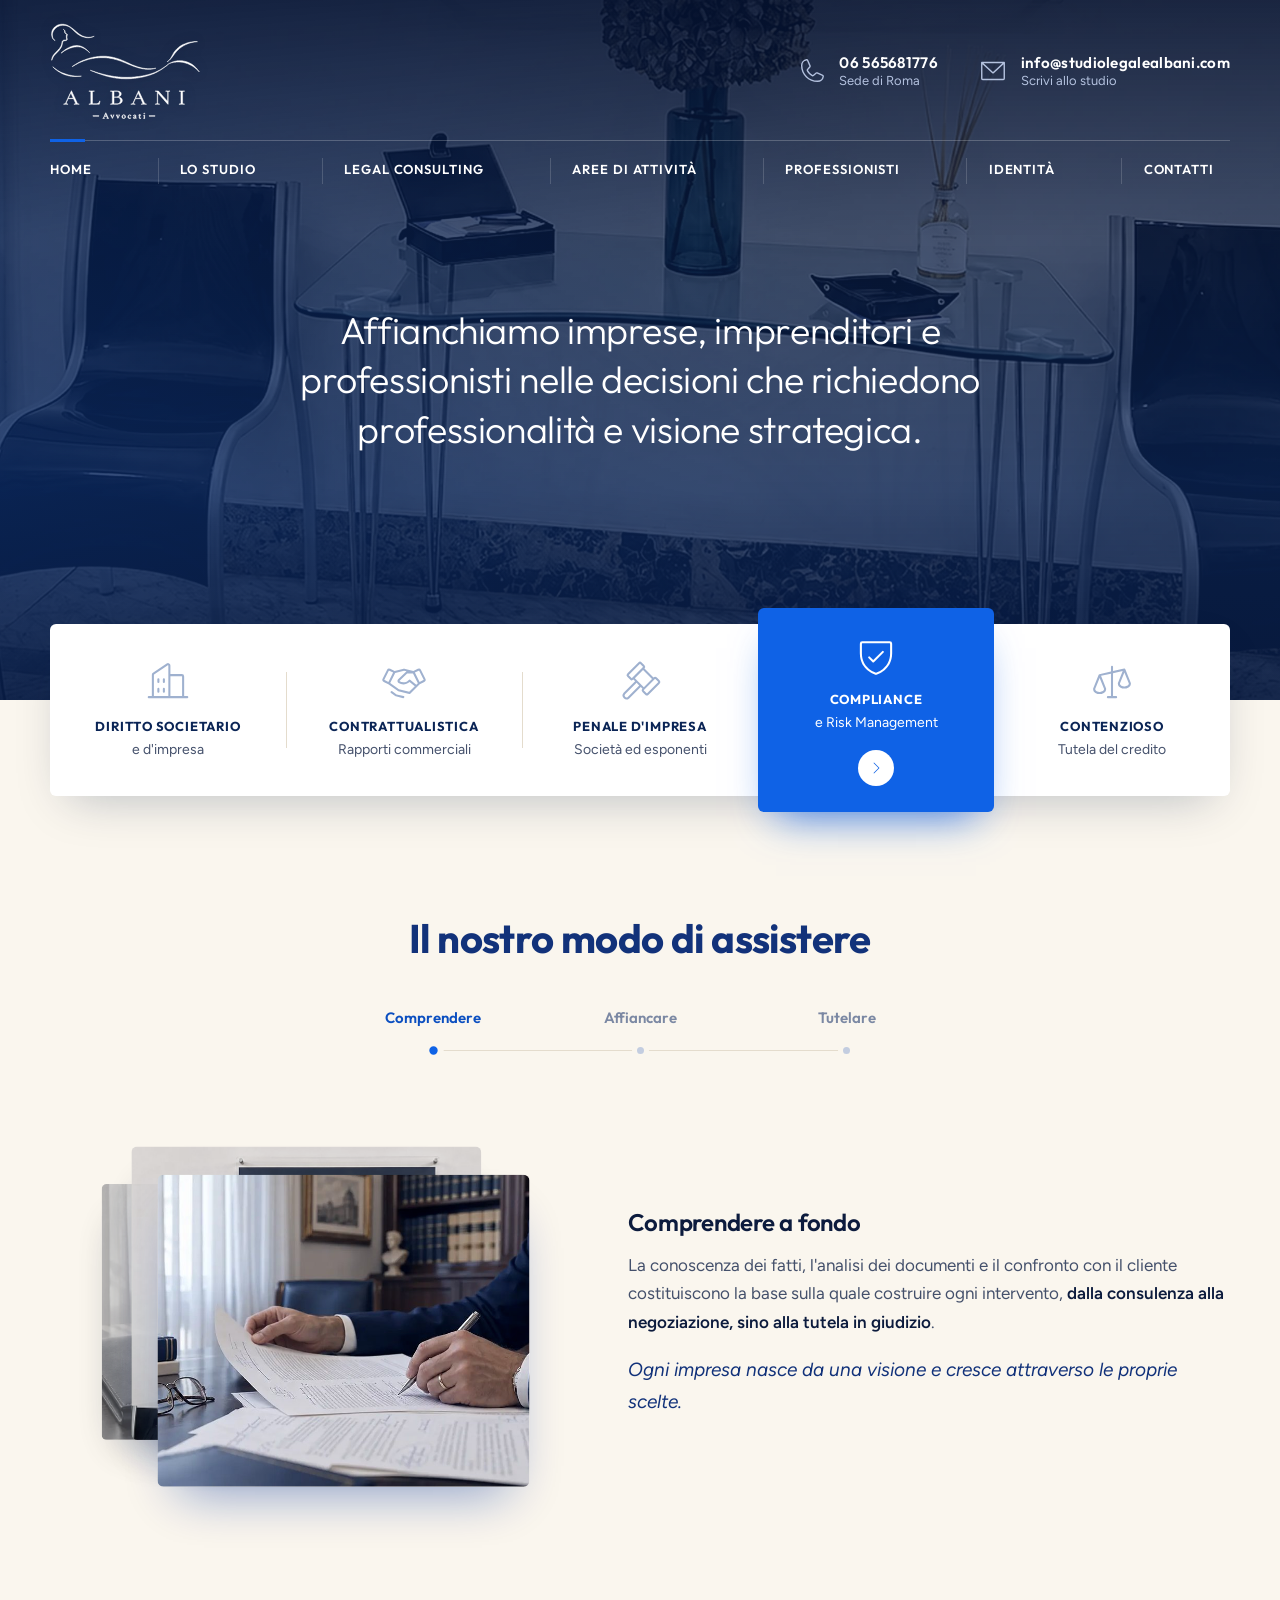
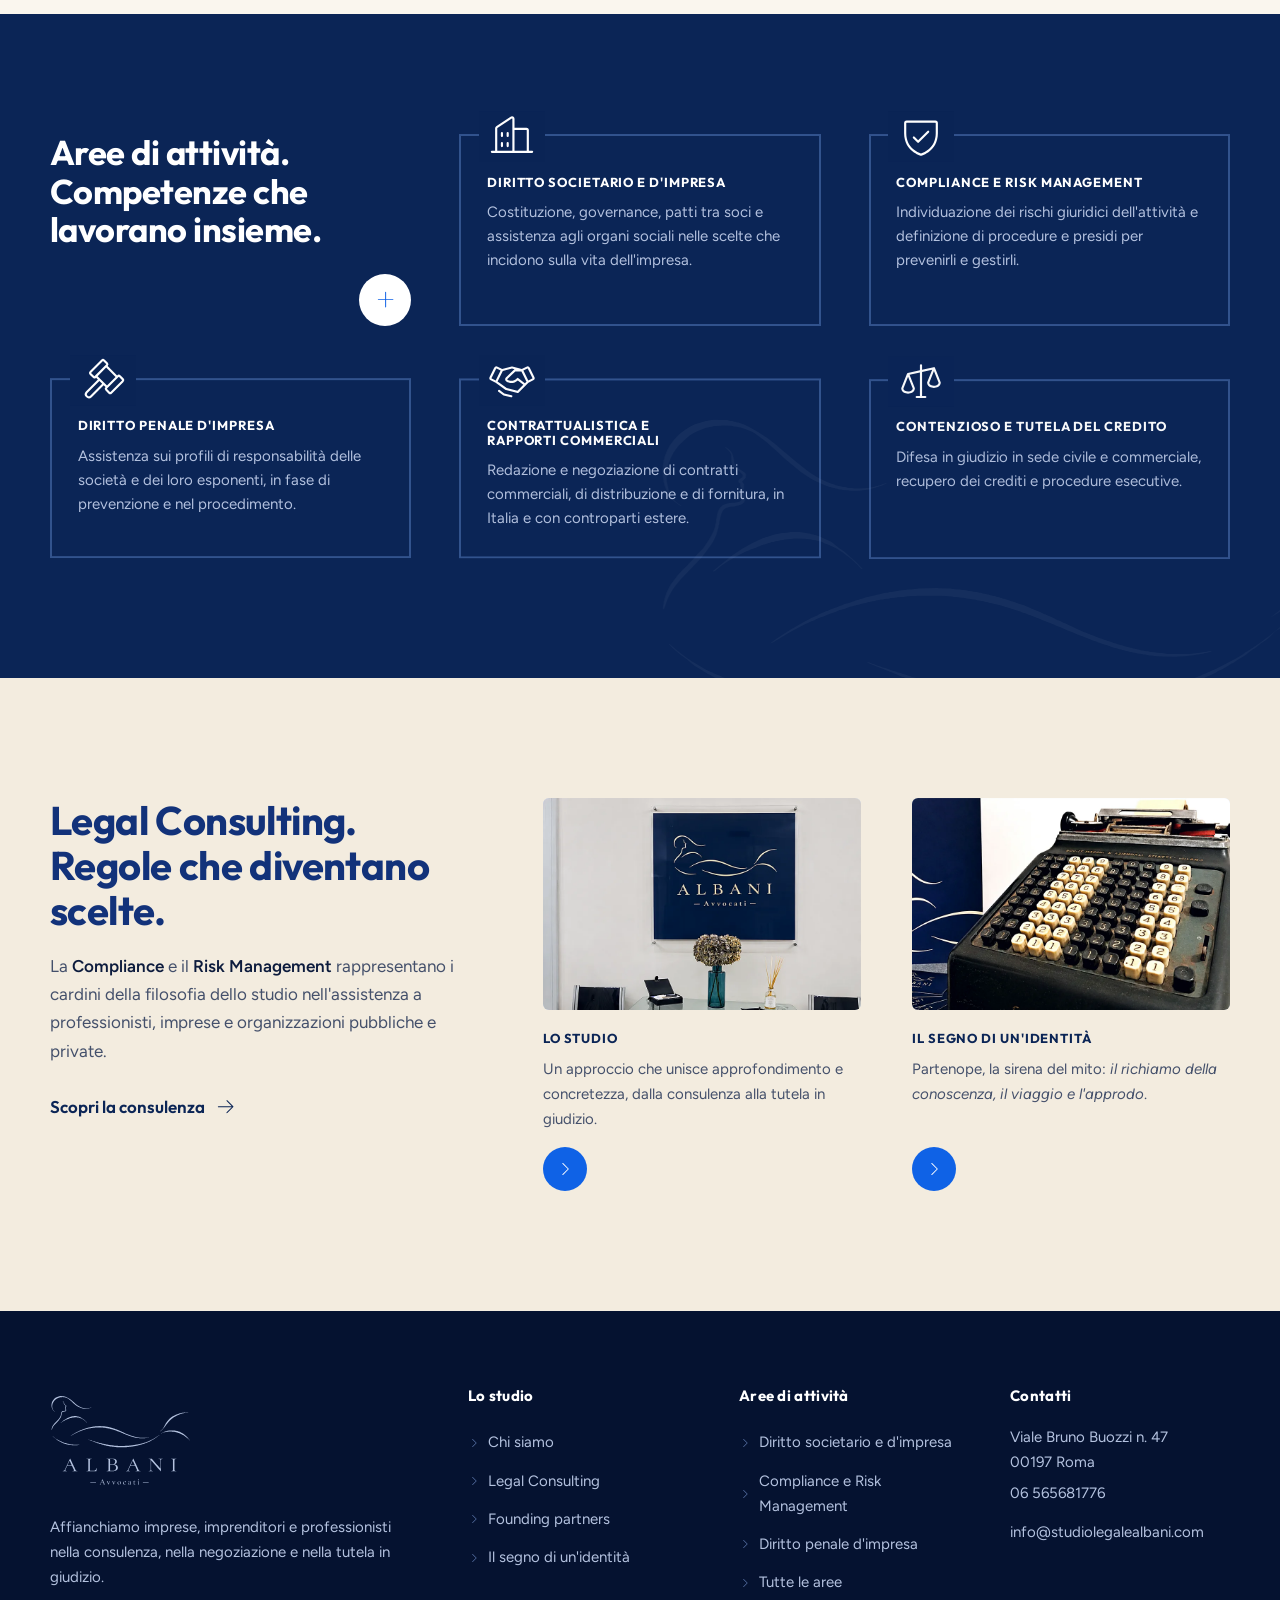
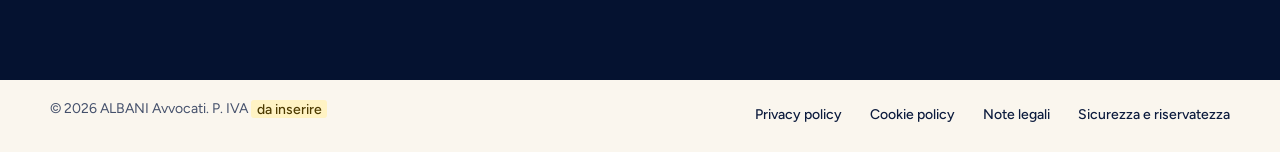
<file: index.html>
<!DOCTYPE html>
<html lang="it" data-home>
<head>
<meta charset="utf-8">
<meta name="viewport" content="width=device-width, initial-scale=1">
<title>ALBANI Avvocati | Studio legale a Roma</title>
<meta name="description" content="Studio legale per imprese, imprenditori e professionisti: diritto societario e d&#x27;impresa, compliance e modelli 231, contrattualistica, contenzioso. Sede a Roma, in Viale Bruno Buozzi.">
<link rel="canonical" href="https://www.studiolegalealbani.com/">
<meta name="theme-color" content="#081b42">
<meta name="format-detection" content="telephone=no">
<meta name="referrer" content="strict-origin-when-cross-origin">
<meta property="og:type" content="website">
<meta property="og:locale" content="it_IT">
<meta property="og:site_name" content="ALBANI Avvocati">
<meta property="og:title" content="ALBANI Avvocati | Studio legale a Roma">
<meta property="og:description" content="Studio legale per imprese, imprenditori e professionisti: diritto societario e d&#x27;impresa, compliance e modelli 231, contrattualistica, contenzioso. Sede a Roma, in Viale Bruno Buozzi.">
<meta property="og:url" content="https://www.studiolegalealbani.com/">
<meta property="og:image" content="https://www.studiolegalealbani.com/assets/img/og-albani.jpg">
<meta name="twitter:card" content="summary_large_image">
<link rel="icon" href="favicon.svg" type="image/svg+xml">
<link rel="manifest" href="site.webmanifest">
<link rel="preload" href="assets/fonts/outfit-latin-wght-normal.woff2" as="font" type="font/woff2" crossorigin>
<link rel="preload" href="assets/fonts/figtree-latin-wght-normal.woff2" as="font" type="font/woff2" crossorigin>
<link rel="stylesheet" href="assets/css/site.css">
<script src="assets/js/boot.js"></script>
<script type="application/ld+json">{"@context": "https://schema.org", "@type": "LegalService", "name": "ALBANI Avvocati", "url": "https://www.studiolegalealbani.com/", "image": "https://www.studiolegalealbani.com/assets/img/og-albani.jpg", "email": "info@studiolegalealbani.com", "telephone": "+3906565681776", "address": {"@type": "PostalAddress", "streetAddress": "Viale Bruno Buozzi 47", "postalCode": "00197", "addressLocality": "Roma", "addressCountry": "IT"}, "areaServed": "IT", "knowsAbout": ["Diritto societario e d'impresa", "Operazioni straordinarie", "Contrattualistica e rapporti commerciali", "Proprietà intellettuale e industriale", "Appalti e concessioni pubbliche", "Diritto del lavoro", "Compliance e Risk Management", "Modelli organizzativi e responsabilità degli enti <i lang=\"la\">ex</i> D.Lgs. 231/2001", "Diritto penale d'impresa", "Privacy e protezione dei dati personali", "Diritto civile e immobiliare", "Locazioni e condominio", "Contenzioso e tutela del credito", "Negoziazione, mediazione e arbitrato"], "founder": [{"@type": "Person", "name": "Francesco Albani", "jobTitle": "Avvocato"}, {"@type": "Person", "name": "Tanja Poli", "jobTitle": "Avvocato"}]}</script>
</head>
<body>
<svg class="sr" aria-hidden="true" focusable="false"><defs><symbol id="logo" viewBox="317 205 923 600"><path d="M327 271.25L327 275L326.75 275.25L327 285.25L327.75 287.75L328 291.25L328.75 293.25L329 295.25L332 302.75L335 307.75L337.5 311L340.25 313.75L347.25 318.75L348.75 319L348 318L344.5 315.75L341 312.75L337.25 308.25L335.75 305.5L334.75 302.25L334 301L331.75 291L331.25 283.5L331.5 283.25L331.75 278.25L332.75 274.25L332.75 273L334 268.75L334.75 267.5L336 263.75L339.75 256.5L345 249.25L351.25 243L358.25 237L362.5 234.25L367 232L377.25 228L379.75 227.75L381.5 227L384.25 226.75L386.75 226L395 225.5L395.25 225.25L407 225.75L409.75 226.5L413.25 226.75L415.25 227.5L417.75 227.75L419.5 228.5L421.25 228.75L430.75 232.75L434.25 234.75L446.75 244L458.25 254L469.5 264.75L487.5 279.5L500.25 287.75L507.5 291.5L509.25 292L512.5 293.75L513.75 294L514.75 294.75L515.5 294.75L520.75 296.75L521.75 296.75L523.25 297.5L526.25 298L528 298.75L530.25 299L532 299.75L533.75 299.75L538.5 300.75L542 300.75L545 301.25L555 301.25L567 299.75L568.5 299L571 298.75L572.5 298L574.5 297.75L576 297L578.25 296.5L578.75 296L580.75 295.75L581.75 295L583.25 294.75L584 294L585.5 293.75L586.25 293L587.5 292.5L587.25 292L586.5 292L585.5 292.75L583.75 293L579.75 294.75L577.75 295L576.5 295.75L574.25 296L572.25 296.75L565 298L554.75 298.5L554.5 298.75L549.75 298.5L547.25 298L543.25 298L538.75 297L536.75 297L533.5 296L531.25 295.75L529.75 295L527.75 294.75L526.5 294L522.25 292.75L515.5 290L508.75 286.75L500.5 281.75L494.75 277.75L478.75 265L474.5 261L464.25 252.75L458.75 247.75L448.5 240L437.75 233L428 227.25L421 224L420.25 224L415 222L413.25 221.75L411.75 221L410.5 221L407.5 220L404.5 219.75L401.75 219L385.5 218.75L377.25 220L364.25 224L359.5 226.25L353 230.25L346.75 235L343.75 237.75L339.75 242.25L335 248.75L332 254.5L329 261.75L328.75 264L328 265.5L327.75 269ZM399.75 250L399.25 250.5L404 255L406 258L406.5 260L407 269L408 271.75L410.25 274.75L416 279L420 283L419.75 285.25L416 288L415 289.5L415 291.25L417 293.25L417 295.5L418 297.75L417.75 299L416.25 301L416 303.5L417.75 305.5L418.5 307.5L418.75 309L418.5 311.75L416.75 313.75L414 314.75L409.75 315.25L406.25 315.25L400.5 316.25L396.5 318.25L393.75 320.75L392.25 323L391 325.75L390.75 327.5L390 329.25L389.75 332.5L389 335L388.75 338.75L388 340.75L387.75 343L386 348L383.75 352.75L380.75 358L374 368.25L366.75 375.5L362.75 380.25L357.25 385.75L356 387.5L350 393.25L344.5 399.25L336 410.5L331.75 418.75L329 426.5L329 427.75L328 430.5L328 432.5L327 437.5L327.25 439.5L327.75 439.5L328.75 438L333 426.25L337 418.75L339.75 414.5L345.25 407.25L348.75 403.25L372.25 379L383.5 363.75L386.75 358.25L389.75 351.25L390 349.5L390.5 348.75L391 346L391.75 344.25L392 341.75L392.75 340L392.75 337.5L393.75 334.25L394 331.75L394.5 331L394.75 329.25L396.75 324.5L399 322.25L401.25 321L403 320.75L404.75 320L410.75 319.5L412.75 318.75L415 318.5L419 317L421.5 315L422.75 312L422.75 308.5L420.75 302L420.75 300.25L421.5 298.75L421.25 297L421.5 293.75L419.5 290.75L419.5 290.25L423.5 286.25L423.75 282L422.25 280L414.75 275L411.5 271.75L410 268.25L409.75 264.75L407.75 257.75L405.75 255L403.5 252.75ZM334 479L334 479.5L338 483.75L347.5 492L354.5 497L363.75 504.75L374 511L374.75 511.75L375.75 512L380 514.75L381 515L389.75 520L396 522.75L397.25 523L402.75 525.75L403.5 525.75L408 527.75L408.75 527.75L417 530.75L418 530.75L420.25 531.75L421.5 531.75L423.25 532.5L425.25 532.75L427.5 533.75L429 533.75L431 534.5L433.75 534.75L436.5 535.75L438.5 535.75L441.75 536.75L445.75 537L449.5 537.75L456.25 538L460.5 538.75L489.75 538.75L490 538.5L495.75 538.5L498.75 538L506.5 537.75L509 536.75L509 536.5L482.75 536.75L476 536L471.5 536L465.75 535L460.5 534.75L458 534L454 533.75L446.75 532L444.75 532L441.5 531L438.25 530.75L437.25 530.25L435 530L432.25 529L430.25 528.75L428.5 528L426.5 527.75L425 527L422.75 526.75L422 526.25L418 525L416 524.75L414.5 524L413.5 524L396 517.75L395 517L386.5 513.75L385.5 513L382.75 512L376.25 508.75L361.5 500L353.5 494.75L343.25 486.75L334.75 479.25ZM559 391.75L551.75 384L538 372L531.5 367.5L523.25 361L510.75 355L505.5 353L503.75 352.75L502.25 352L500 351.75L498.25 351L496.25 351L492 350L485.25 349.25L476 349.25L471 350L465.75 350.25L456.75 352L448 355L447.25 355L445.25 356L443.75 356.25L431.25 362L418.75 369L406.75 377L386 394L385.25 395.5L387.25 394.75L395.75 388L403.25 383L415.5 376L424.25 371.75L427.75 370.5L428.25 370L435.25 367.5L438.25 366L439.75 365.75L441.5 364.75L442.25 364.75L444.5 363.75L445.5 363.75L450 362L452 361.75L453.5 361L455.75 360.75L457.75 360L460.5 359.75L464 358.75L467.25 358.5L468.5 358L473 357.75L480.25 356.75L492.75 357L495.75 357.75L498.25 357.75L503 358.75L504.5 358.75L512.5 361L515.25 362.5L519 363.75L528.5 368.25L535.75 372.75L546.5 381L553.25 387.25L557.25 391.75L558.25 392.5L559 392.5ZM452 478.5L452.25 479L453.25 478.75L454 478L455 477.75L474.25 466L493.25 456L494.5 455.75L500 453L503.75 451.75L505.25 450.75L511.5 448L513 447.75L522 444L523.75 443.75L525.5 442.75L526.25 442.75L532.75 440L534.75 439.75L535.5 439.25L538 438.75L545.5 436L548.25 435.5L549 435L551 434.75L553.75 433.75L555 433.75L557.75 432.75L559 432.75L560.75 432L563.25 431.75L566 430.75L567.5 430.75L569.5 430L573.5 429.5L575.5 428.75L577.25 428.75L581 427.75L583.25 427.75L586.75 426.75L589.25 426.75L592.5 426L597 425.75L600.5 425L607 424.75L611.75 424L619.75 423.75L623.5 423.25L649.25 423.25L649.5 423.5L657.5 423.75L657.75 424L663.5 424.25L665.5 424.75L670.75 425L674 425.75L676.75 425.75L681.75 426.75L684 426.75L687.5 427.75L690 427.75L692.25 428.5L699.75 429.75L702.75 430.75L704.25 430.75L707 431.75L708.5 431.75L710.5 432.5L720.5 434.75L726.5 436.75L727.5 436.75L729.5 437.75L730.5 437.75L732.75 438.75L733.75 438.75L735.25 439.5L743.5 442L744.75 442.75L748.5 443.75L753 445.75L754.5 446L761 448.75L764.5 449.75L768.75 451.75L781.75 456.75L785.75 458.75L786.5 458.75L788.25 459.75L789.5 460L797.75 463.75L804 466L809.75 468.75L810.5 468.75L812.25 469.75L815.75 470.75L817.5 471.75L821 472.75L822.75 473.75L824 474L827.75 475.75L832 477L833.25 477.75L834.75 478L836 478.75L840.75 480L841.5 480.5L843 480.75L851.5 483.75L856 484.75L857.5 485.5L860.25 486L862 486.75L863.25 486.75L865.75 487.75L868.25 488L870.25 488.75L871.75 488.75L874.75 489.75L876.5 489.75L879 490.5L882.25 490.75L886.25 491.75L888.25 491.75L893 492.75L895.25 492.75L901.25 493.75L925 494.25L925.25 494L934.75 493.75L940.5 492.75L945 492.5L948 491.75L950.25 491.75L952.25 491L955.5 490.75L957.5 490L960.5 489.75L962 489L964.25 488.75L965.25 488.25L965.25 488L961.25 488L960 488.5L954.5 489L951.5 489.75L939 491L914 491L907.25 490L902 489.75L899 489L894 488.75L891.5 488L889 488L885.5 487L883.75 487L880.5 486L879.25 486L876.5 485L874 484.75L872.25 484L871 484L868 483L866 482.75L861 481L860 481L857.5 480L855.75 479.75L854.25 479L852.25 478.75L848 477L843.75 475.75L842.5 475L838.75 474L837 473L836.25 473L830 470.75L828.75 470L827.25 469.75L826 469L824.5 468.75L823.25 468L822.5 468L818.5 466L817.25 465.75L808.75 462L803 459L799.5 457.75L794.25 455L793.5 455L788 452.25L786.25 451.75L779 448L773.25 445.75L772.25 445L771 444.75L765.25 442L764 441.75L763 441L761.5 440.75L761 440.25L759.75 440L758 439L756.75 438.75L753.25 437L746.25 434.25L741 432.75L739.75 432L738.25 431.75L737 431L735.25 430.75L734 430L732.25 429.75L728 428L726.25 427.75L724.75 427L722.75 426.75L721.25 426L719.25 425.75L718.5 425.25L715.75 424.75L714 424L707.75 422.75L706 422L704.5 422L701.5 421L699 420.75L697.25 420L695.5 420L692 419L688.5 418.75L686.25 418L682.75 417.75L680 417L675.5 416.75L672.5 416L666.25 415.75L661.5 415L647.25 414.75L647 414.5L624.75 415L615.75 416L612 416L608.25 416.75L602.5 417.25L594.75 418.75L591 419L588.5 419.75L585.5 420L578 422L575.5 422.25L574.5 422.75L571 423.25L570.25 423.75L563.5 425.25L558.5 427L557.25 427L555 428L554 428L552.5 428.75L551 429L549.75 429.75L548 430L543.5 431.75L538.5 433L534.75 434.75L533.25 435L528.75 437L528 437L526.75 437.75L522.5 439L518.25 441L517.5 441L508.75 445L507.25 446L501.75 448.25L501.25 448.75L500 449L497.25 450.75L492 453.25L475.25 463L459.5 473ZM1230.75 510.25L1229.75 508.25L1224.75 501.5L1212.75 487L1205.75 480L1196.75 472L1184 462.75L1173.75 457L1168.5 454.75L1165.5 453L1158.25 450L1156.5 449.75L1155.25 449L1153.5 448.75L1148.75 447L1147.5 447L1144.5 446L1142 445.75L1140 445L1137 444.75L1135 444L1131.25 443.75L1128.25 443L1118.75 442.5L1118.5 442.25L1103.5 442.25L1103.25 442.5L1094.75 443L1091.5 443.75L1088 444L1084.75 445L1083.25 445L1080.25 446L1079 446L1077 446.75L1075 447L1073.5 447.75L1068.5 449L1067.25 449.75L1063.5 451L1054.25 455.75L1050.75 457L1044.75 460L1030.5 471.75L1029.75 472L1021 478.75L1007.5 487.75L1003.75 489.75L1002.25 491L993 496.75L969.5 508.75L963.5 511.25L963 511.75L961.75 512L960.75 512.75L959.5 513L958.5 513.75L957.25 514L955.5 515L954.75 515L953.75 515.75L952.5 516L946.25 518.75L944.75 519L940.25 520.75L938.5 521L936.5 522L931.75 523L922.5 526L916.75 527.25L916 527.75L913.75 528L911 529L909.5 529L902.5 531L901 531L897.75 532L895.25 532.25L894.5 532.75L891.5 533L888.5 534L887 534L883.25 535L881.5 535L878 536L875.75 536L873 536.75L867 537.25L865.75 537.75L862.25 538L859.25 538.75L854.75 539L842.75 540.75L837.25 541L831.5 542L826.75 542L817.25 543L811.75 543L811.5 543.25L801.75 543.5L801.5 543.75L791.75 543.75L791.5 544L768.75 543.75L768.5 543.5L762.25 543.5L757.5 543L751.5 543L743.75 542L736.25 541.75L734.5 541.25L727.25 540.75L724.25 540L721.75 540L716.75 539L712.25 538.75L709.25 538L705 537.75L703 537L701.25 537L697.5 536L694 535.75L691.75 535L688 534.75L686 534L683 533.75L681.25 533L679.5 533L676.75 532.5L675.75 532L672.5 531.75L670.5 531L663 529.75L661.25 529L655.75 528L653 527L651.75 527L648.5 526L641.75 524.75L641 524.25L634.75 522.75L633.25 522L631.25 521.75L629.75 521L628.75 521L626 520L624.75 520L622.25 519L616.75 517.75L616 517.25L613.5 516.75L609 515L607.25 514.75L602.75 513L600.75 512.75L597 511.25L594.5 510.75L585 507.25L582.75 506.75L579.25 505.25L576.25 504.5L573 503L571.25 502.75L567.5 501L565.25 500.75L564.5 500L564 500.25L564.25 500.75L565.25 501L565.5 501.5L569.5 503L570.5 503.75L574.5 505L575.5 505.75L576.75 506L580.5 507.75L582 508L588.25 510.75L589 510.75L590.75 511.75L592.25 512L605.75 517.75L606.5 517.75L611.25 519.75L615.75 521L617 521.75L617.75 521.75L619.75 522.75L624 524L627.25 525.5L629.75 526L631.25 526.75L632.25 526.75L638 528.75L639 528.75L643.5 530.5L646 531L647.25 531.75L652.75 533.25L653.5 533.75L654.5 533.75L660.75 535.75L665.5 536.75L667.75 537.75L669 537.75L670.75 538.5L674 539L674.75 539.5L677.75 540L679.5 540.75L682 541L683.5 541.75L685.25 541.75L687.25 542.5L690 542.75L693.25 543.75L695 543.75L698.75 544.75L702 545L704 545.75L706 545.75L710 546.75L713.75 547L716.5 547.75L720.75 548L723.75 548.75L726.25 548.75L731.5 549.75L735 549.75L739 550.5L745.5 550.75L753.75 551.75L761 551.75L761.25 552L768.25 552L768.5 552.25L775.25 552.25L775.5 552.5L793 552.5L793.25 552.25L799.5 552.25L799.75 552L813.75 551.75L822.5 550.75L827.5 550.75L831.25 550L836 549.75L842 548.75L846.5 548.5L849.75 547.75L852 547.75L856.25 546.75L858.25 546.75L861 546L864.25 545.75L866.5 545L870 544.75L872 544L875.25 543.75L878.5 542.75L880.5 542.75L884.25 541.75L885.75 541.75L887.5 541L889.75 540.75L893 539.75L894.25 539.75L896.75 538.75L898.25 538.75L899.75 538L902.75 537.5L904.5 536.75L906.75 536.5L907.5 536L909.5 535.75L912.25 534.75L913.5 534.75L916.25 533.75L917.25 533.75L918 533.25L923.5 531.75L925.75 530.75L926.75 530.75L928 530L929.75 529.75L934 528L935.5 527.75L936.75 527L938.25 526.75L942.5 524.75L943.25 524.75L944.5 524L948.25 522.75L954.5 519.75L955.25 519.75L962.75 516L964 515.75L970.5 512.5L972.75 511L977.75 508.75L980.5 507L981.5 506.75L982.25 506L983.25 505.75L989 502L990 501.75L995.75 497.75L1004.5 492.5L1011.75 486.75L1016.5 483.75L1022.5 479L1027.75 475.5L1031 473L1039.5 464.75L1045.25 461.25L1049.75 459L1051 458.75L1052 458L1057.75 455.75L1058.75 455.75L1061.25 454.75L1063 454.75L1066.25 453.75L1068 453.75L1069.75 453L1072 452.75L1074 452L1077.5 451.75L1082.5 450.75L1086 450.75L1091 450L1103.75 449.75L1104 450L1111 450L1113.75 450.5L1122.75 451L1125.5 451.75L1128 451.75L1131.75 452.75L1133.5 452.75L1135.25 453.5L1137.75 453.75L1140.5 454.75L1141.75 454.75L1143.5 455.5L1146.25 456L1147 456.5L1150 457L1154.5 458.75L1156.25 459L1156.75 459.5L1160.75 460.75L1161.75 461.5L1163.5 462L1164.5 462.75L1165.75 463L1166.75 463.75L1172.25 466L1180.25 470L1188.5 474.75L1194.75 478.75L1203 484.75L1220 499L1230.5 510.5ZM1219.75 325.25L1217 324.75L1208.75 324.75L1208.5 325L1201.25 325L1194.25 326L1191 326L1187.5 326.75L1181.75 327.25L1180.75 327.75L1177.75 328L1175.5 328.75L1172.75 329L1169.5 330L1168.25 330L1166.25 330.75L1164.25 331L1148 336.25L1141.75 339L1141 339L1139.25 340L1138.5 340L1137.5 340.75L1135.5 341.25L1125.5 346.25L1115.25 352.25L1110.75 355.25L1102.25 362L1096.5 367L1088 375.75L1081 384.25L1074.25 393.75L1071 399.25L1068.75 404.25L1064 412.25L1063.5 413.75L1054 429.5L1046.5 438.5L1041.25 443L1036 447L1035.25 447.25L1034.75 448L1034 448.25L1034 448.75L1043.5 442.75L1049.25 438L1051.75 435.5L1064.75 420.25L1078.75 401L1084.75 393.5L1092.5 384.5L1098.75 378L1109.5 367.75L1124.5 356.75L1133.75 351L1145.25 345L1161 338L1162.5 337.75L1164.5 336.75L1165.5 336.75L1166.75 336L1168.5 335.75L1179 332L1181.25 331.75L1184.25 330.75L1185.5 330.75L1187 330L1189.75 329.75L1192.5 328.75L1195.5 328.5L1197.75 327.75L1201.5 327.5L1202.5 327L1207 326.75L1211.25 326L1218.5 325.75L1219.75 325.5ZM448.5 626L447.5 626.5L446 630.25L442 637.75L440.75 641L440 642L439.75 643.25L436 650.5L435.75 651.75L435 652.75L433 657.75L432 659.25L431.75 660.5L431 661.5L423 679.25L422 680.75L419.75 686.25L419 687.25L418.75 688.5L418 689.5L413 701.25L410.5 704L407.5 705.75L404.5 706.25L403.5 706.75L400.5 707L400.25 707.25L400.5 708.5L427 708.5L427.25 708.25L427.25 707.25L426.75 707L423 706.75L420.25 706L418.5 705L417 703L416.75 700.75L418 697L418.75 696L419 694.75L419.75 693.75L419.75 693L422.75 687L423.75 684.25L424.75 682.75L428 675L429 674.25L460 674.25L460.5 674.5L462 676.5L462 677.25L463 678.75L463 679.5L467 687.25L470 694.5L472.75 699.75L473.5 702.25L473 704.25L471.5 705.75L467.75 706.75L464 707L463.25 707.75L463.5 708.25L464 708.5L493.5 708.5L493.75 708.75L495 708.75L495.75 708.25L495.5 707L492 706.75L488 705.5L486.75 704.75L484.25 701.75L482 697.25L481.75 696L481 695L480.75 693.75L478 688.75L475.75 683.25L471 674L470.75 672.75L467.75 666L465 661.25L462.75 656.25L462.5 655L462 654.5L461.75 653.25L456.75 643.75L454.75 638.75L450.75 631L449 626.5ZM444.25 640L445 640.25L445.75 641.75L446 643L449 648.75L451 653.75L451.75 654.75L452 656L455.75 663.25L456 664.5L459 670.75L459 671.75L458.25 672.25L457.5 672L430.25 672L429.75 671.25L435 660L435.75 657.75L436.75 656.25L437 655L438.75 652L439 650.75L439.75 649.75L441.75 644.75ZM555 627.5L555.25 628.75L561 629L564.5 630.25L565.75 631.25L567 634.25L567 702L565.75 704.25L564 705.5L560 706.75L555.25 707L555 708.25L555.25 708.5L618.75 708.5L619.75 707L620.75 700.25L621.75 697.25L622 694.75L622.75 693L623.25 689L623 688L621.75 688.25L618.75 695L615.75 699.25L611 703L607 704.75L602.5 705.75L599.75 705.75L599.5 706L584.5 706.25L584.25 706L580 706L577.75 704L577 701.5L577 635.25L578 632.25L580 630.25L584.5 628.75L588.25 628.75L588.75 628.5L589 627.75L588.25 627L584.75 627L584.5 627.25L581.25 627.25L581 627L558.25 627.25L555.75 627ZM687 627.25L686.5 627.75L686.75 628.75L692.75 629L695.75 630L697.5 631.75L698.5 634.75L698.75 636.75L698.5 638L698.75 639.75L698.5 641.75L698.5 700.5L698 703.25L696.25 705.25L693.5 706.25L689.25 707L687 707L686.5 708L687 708.5L729.5 708.5L729.75 708.25L732.5 708.25L736.5 707.75L743.25 705.75L747.75 703.75L752.5 700.75L755.75 697.5L758.75 691.75L759 689.75L759.75 687.75L759.75 682.5L759 680.75L758.75 678.75L755.5 673.25L751.75 670L745.75 667L738 665L735.5 665L735 664.5L735.75 663.5L739 662.75L745.25 659.5L749 656.25L751.75 652L752.75 648.5L752.75 641.5L752 640.25L751.5 638.25L749.5 635.25L747.5 633.25L744.25 631L740.25 629.25L735.25 628L733.25 628L729 627.25ZM709.25 666L725 665.75L732.75 666.75L735 667.75L735.75 667.75L740.25 670L744 673.5L745.75 676L747 679L747 680L748 682.75L748 688L747 691.25L747 692.25L746 694.75L744.25 697.75L742.25 700L738.75 702.75L736.5 704L729.75 706L724.5 706L724.25 706.25L712.5 706L710.5 705.25L709.25 704L708.75 703L708.75 666.5ZM709.25 629L713 629L713.25 628.75L727.25 629L730.5 629.75L733 630.75L735.25 632L737.75 634.25L740 637.5L741 639.75L742 643.5L742 647.25L741 650.5L740.75 652.75L740 654L739.75 655.25L738.25 657.5L736 659.75L734.25 661L729 663L727.5 663L725.25 663.75L709.25 663.75L708.75 663.25L708.5 662.5L708.75 660L708.75 629.5ZM812 707.25L812 708.25L812.75 708.75L813 708.5L837 708.5L838.25 708.75L839 707.75L838.5 707L834.25 706.75L831.5 706L830.25 705.25L828.75 703.25L828.75 700.25L830.75 695L832.75 691.25L833 690L834.75 687.25L836 684L836.75 683L838.75 677.5L839.75 676L839.75 675.25L840.5 674.5L871.75 674.25L873 675.25L875 679.5L875 680.25L876 681.75L879 689L880 690.5L880 691.25L881 692.75L884.75 701.25L884.75 703.25L883.25 705.25L882.25 706L879.25 706.75L875.25 707L875 707.25L875.25 708.5L906.25 708.5L907 708.75L907.75 708.25L907.5 707L903.75 706.75L899.75 705.5L898.5 704.75L896 702L888.75 687L887.75 684.25L886.75 682.75L883.75 675.5L881 670.25L875.75 658.25L873.75 654.75L869.75 645.5L866.75 640L864.75 635.5L864.75 634.75L860.5 626.25L859.25 626.5L854 638.25L850 646.25L847 653.5L844 659L843.75 660.25L843 661.25L841.75 664.75L839 670.25L838.75 671.5L833 683L831 688.25L825 701.25L822.25 704.25L821 705L816.75 706.5ZM856 639.75L856.5 639.75L857.25 640.5L859.25 645.25L860 646.25L860 647L861 648.5L861 649.25L862.75 652.25L863 653.5L866.75 661L867 662.25L867.75 663.25L868 664.5L871 670.75L871 671.5L870.5 672L842.25 672L841.75 671.5L841.75 670.75L842.75 669.5ZM1051.75 627.5L1051.25 627L1048.75 627L1048.5 627.25L1025.75 627L1025 627.5L1025 628.25L1025.5 628.75L1031 629L1034 630.25L1036.25 632.5L1037 634L1037.5 636.25L1037.5 659.25L1037.75 659.5L1037.5 690.25L1036.75 690.5L1034.75 688.75L1019.75 671.5L1010 661L981 627.75L980.25 627.25L961.25 627.25L961 627.5L961.25 628.75L965.5 629L969.5 630.25L972 632.5L973.75 635L973.75 698L972.75 702L970.25 705L968.5 706L965.25 706.75L961.25 707L961 707.25L961.25 708.5L986.75 708.5L987.5 708.75L988.5 708.25L988.5 707.25L988 707L983.5 706.75L980.75 706L979 705L977 702.5L976.25 698L976.5 641.25L976.25 640.5L976.5 639.75L977.5 639.25L1008.75 675L1011.75 678L1015 682.25L1038 708L1039 709L1039.75 709.25L1040.5 708.5L1040.5 685L1040.25 684.75L1040.5 635.75L1040.75 634.25L1041.75 632L1044 630L1047.75 628.75L1051.25 628.75L1051.75 628.25ZM1107.5 627L1107 627.5L1107.25 628.75L1112.5 629L1116 630.25L1117.75 632L1119 636.25L1119 639L1118.75 639.25L1119 699.25L1118.5 702.5L1117.75 704L1116.5 705.25L1115.25 706L1112.25 706.75L1107.25 707L1107 708.25L1107.5 708.75L1108.5 708.5L1140.5 708.5L1140.75 708.25L1140.5 707L1135 706.75L1131.75 705.5L1130 704L1128.75 700.75L1128.75 640.5L1129 640.25L1128.75 635.75L1129 633.75L1129.75 632.25L1131.5 630.5L1132.75 629.75L1137 628.75L1140.5 628.75L1141 628.25L1141 627.5L1140.5 627L1135 627L1134.75 627.25L1121.5 627.25L1121.25 627L1108.75 627.25ZM579.5 779.25L579.5 781L580.5 781.75L581.25 781.5L583.5 781.75L593.25 781.75L593.5 781.5L615.75 781.75L616.5 781.5L617 780.5L617 779.5L616.25 778.75L580.25 778.75ZM659.5 761L658.5 761L658 761.5L658 762.25L654.75 768.75L651.75 776.5L651 777.5L649.75 781L648 784.25L645 791.5L642.75 793.75L640.75 794.5L640.25 795L640.5 795.5L648.75 795.5L649 795.75L651 795.5L650.5 794.5L648.25 794L647 792.75L646.75 791.5L648 788L649.75 784.5L650 783.25L651.5 781.75L652.5 782L663.5 782L667.75 791.5L667.75 793.25L667 794L664.75 794.75L665 795.5L671.25 795.5L671.5 795.25L676.25 795.5L676.5 794.75L674.5 793.75L673 791.75L670.75 786.5L670 785.5L667.75 779.75L667 778.75L666.75 777.5L666 776.5L665.75 775.25L665 774.25L664.75 773L661 765L660.75 763.75L660 762.75ZM657.25 768L658 768.75L660 774.25L662.75 779.75L662.25 780.75L652.25 780.75L651.75 780.25L651.75 779.25L652.75 777.75L653 776.5L655.75 770.75L656.5 768.5ZM687.5 774L687.25 774.75L688.5 775.25L689.75 777L695 788.75L696 790.25L696 791L696.75 792L697 793.25L698 795.25L698.75 795.5L699.75 794.5L702 788.75L703 787.25L707 777L708.25 775.5L709.75 774.75L710 774.25L709.75 774L704.25 774L704 773.75L702.5 774L702.5 774.75L703.75 775L704.75 775.75L705.25 777.5L703 784L701.75 786.25L701 788.5L700.25 789L698 785.25L697.75 784L696 781L694.25 776.5L694.25 775.75L695 775L696.75 774.75L697 774.25L695.75 773.75L695.5 774ZM744.25 774L743.25 773.75L736.75 774L736.75 774.75L738.25 775L739 775.5L739.5 776.25L739.5 777.75L737.75 782.75L737 783.75L736.75 785.25L734.75 788.75L733.75 788.25L732.75 785.5L731 782.5L730.75 781.25L728.75 777.25L728.75 775.5L729.75 774.75L731 774.75L731.25 774.25L731 774L721.5 774L721.5 774.75L723 775.25L724 776.25L725 778.5L725 779.25L728.75 786.75L729 788L729.75 789L730 790.25L732.25 795.25L733.75 795L736 789.25L738.75 783.75L739 782.5L740.75 778.75L741 777.25L743 775L744.5 774.5ZM765.25 773.75L762.5 775L759 778.25L757 782.75L757 787L758 789.25L758 790L759 791.75L762.5 794.75L765.25 795.75L767.75 796L771 795.75L774.5 794.25L777.5 791.5L778.75 789.25L779.5 786.75L779.5 782.5L778.75 780.75L778.75 779.75L777.75 778L774.75 775.25L772.25 774L769.75 773.5ZM766.25 774.75L768.75 774.75L771.25 776L772.5 777.25L773.75 779.25L774.75 782.5L775 788L773.75 791.75L771.75 793.75L770.25 794.5L767.75 794.5L766 793.75L763.5 791L762 787L761.75 785.5L762 779L762.75 777.25L765.25 775ZM803.25 773.75L800 775L796 778.25L794 781.75L793.75 787.5L794 789L795 791.25L797.25 793.75L798.75 794.75L801.5 795.75L806.5 795.75L811.25 793.75L812.75 792.25L812.5 791.75L811.75 791.75L809.25 793L805.25 793.25L803.75 793L801.25 791.5L800 790.25L798.75 787.75L798.25 785.25L798.25 782L798.75 779.75L799.75 777.5L802.75 775L804.75 774.75L806.5 775L807.25 776.25L807.5 778.25L809.25 779.75L811.5 779.75L812.5 779L812.75 776.25L811.25 774.75L809.5 774ZM829.5 776L828 777.5L827.5 778.5L827.5 780L828.75 781L830.25 781L831.75 779.75L832 776.75L834.5 774.75L837.25 775L838.5 776.25L839 777.5L839 782.75L838.25 783.75L834.25 785L830 787.25L827.75 789.25L827 791L827 792L828 794.25L830.5 795.75L833 795.75L838.75 793L839.5 793.5L840.25 795.25L842.25 795.5L842.75 795L846 793.75L846.25 793L844.25 792.75L843 791.5L843 778L842.5 776.25L840.25 774.25L838 773.75L834 774ZM838.5 784.75L839 785.25L839 791L838.75 791.5L836.25 793L834.75 793.25L833.5 793L831.75 791L832 788.25L834.5 786.25L837 785ZM866.25 769.5L863 773.25L862.25 773.75L860.5 774L860 774.5L860 775.5L860.5 775.75L862.25 775.5L863 776.5L863 793L863.75 794.25L865.25 795.5L868 796L870 795.75L874.25 793.75L875 792.5L874.75 792L874 792L872.5 793L869.75 793.25L868.25 792.75L867 791.25L866.75 790.5L866.75 776.5L867.5 775.75L873.25 775.75L874.5 774.75L874.25 774L867.25 774.25L866.75 773.75L866.75 769.75ZM895.75 774.25L892.25 775.75L889.25 776.25L889.5 777L890.5 777L891.5 777.5L892.75 779.5L892.5 792.5L891.75 793.75L889.5 794.75L889.75 795.5L891.25 795.25L898.75 795.5L899 795.25L898.75 794.5L897.25 794L896.5 793.25L896.5 788.5L896.25 788.25L896.5 775.25L896.25 774.5ZM893.25 761.75L892.25 762.25L891.5 763.25L891 765.25L892.25 767L893.25 767.5L894.25 767.5L895.75 766.75L896.5 765.75L896.75 764L895.5 762.25L894.5 761.75ZM922.75 779.5L922.75 780.75L923.5 781.75L924.25 781.5L927 781.5L927.25 781.75L934.5 781.75L934.75 781.5L956.25 781.75L956.5 781.5L960 781.5L960.75 780.5L960.75 779.5L959.75 778.75L923.5 778.75Z"/></symbol><symbol id="siren" viewBox="317 205 923 360"><path d="M327 271.25L327 275L326.75 275.25L327 285.25L327.75 287.75L328 291.25L328.75 293.25L329 295.25L332 302.75L335 307.75L337.5 311L340.25 313.75L347.25 318.75L348.75 319L348 318L344.5 315.75L341 312.75L337.25 308.25L335.75 305.5L334.75 302.25L334 301L331.75 291L331.25 283.5L331.5 283.25L331.75 278.25L332.75 274.25L332.75 273L334 268.75L334.75 267.5L336 263.75L339.75 256.5L345 249.25L351.25 243L358.25 237L362.5 234.25L367 232L377.25 228L379.75 227.75L381.5 227L384.25 226.75L386.75 226L395 225.5L395.25 225.25L407 225.75L409.75 226.5L413.25 226.75L415.25 227.5L417.75 227.75L419.5 228.5L421.25 228.75L430.75 232.75L434.25 234.75L446.75 244L458.25 254L469.5 264.75L487.5 279.5L500.25 287.75L507.5 291.5L509.25 292L512.5 293.75L513.75 294L514.75 294.75L515.5 294.75L520.75 296.75L521.75 296.75L523.25 297.5L526.25 298L528 298.75L530.25 299L532 299.75L533.75 299.75L538.5 300.75L542 300.75L545 301.25L555 301.25L567 299.75L568.5 299L571 298.75L572.5 298L574.5 297.75L576 297L578.25 296.5L578.75 296L580.75 295.75L581.75 295L583.25 294.75L584 294L585.5 293.75L586.25 293L587.5 292.5L587.25 292L586.5 292L585.5 292.75L583.75 293L579.75 294.75L577.75 295L576.5 295.75L574.25 296L572.25 296.75L565 298L554.75 298.5L554.5 298.75L549.75 298.5L547.25 298L543.25 298L538.75 297L536.75 297L533.5 296L531.25 295.75L529.75 295L527.75 294.75L526.5 294L522.25 292.75L515.5 290L508.75 286.75L500.5 281.75L494.75 277.75L478.75 265L474.5 261L464.25 252.75L458.75 247.75L448.5 240L437.75 233L428 227.25L421 224L420.25 224L415 222L413.25 221.75L411.75 221L410.5 221L407.5 220L404.5 219.75L401.75 219L385.5 218.75L377.25 220L364.25 224L359.5 226.25L353 230.25L346.75 235L343.75 237.75L339.75 242.25L335 248.75L332 254.5L329 261.75L328.75 264L328 265.5L327.75 269ZM399.75 250L399.25 250.5L404 255L406 258L406.5 260L407 269L408 271.75L410.25 274.75L416 279L420 283L419.75 285.25L416 288L415 289.5L415 291.25L417 293.25L417 295.5L418 297.75L417.75 299L416.25 301L416 303.5L417.75 305.5L418.5 307.5L418.75 309L418.5 311.75L416.75 313.75L414 314.75L409.75 315.25L406.25 315.25L400.5 316.25L396.5 318.25L393.75 320.75L392.25 323L391 325.75L390.75 327.5L390 329.25L389.75 332.5L389 335L388.75 338.75L388 340.75L387.75 343L386 348L383.75 352.75L380.75 358L374 368.25L366.75 375.5L362.75 380.25L357.25 385.75L356 387.5L350 393.25L344.5 399.25L336 410.5L331.75 418.75L329 426.5L329 427.75L328 430.5L328 432.5L327 437.5L327.25 439.5L327.75 439.5L328.75 438L333 426.25L337 418.75L339.75 414.5L345.25 407.25L348.75 403.25L372.25 379L383.5 363.75L386.75 358.25L389.75 351.25L390 349.5L390.5 348.75L391 346L391.75 344.25L392 341.75L392.75 340L392.75 337.5L393.75 334.25L394 331.75L394.5 331L394.75 329.25L396.75 324.5L399 322.25L401.25 321L403 320.75L404.75 320L410.75 319.5L412.75 318.75L415 318.5L419 317L421.5 315L422.75 312L422.75 308.5L420.75 302L420.75 300.25L421.5 298.75L421.25 297L421.5 293.75L419.5 290.75L419.5 290.25L423.5 286.25L423.75 282L422.25 280L414.75 275L411.5 271.75L410 268.25L409.75 264.75L407.75 257.75L405.75 255L403.5 252.75ZM334 479L334 479.5L338 483.75L347.5 492L354.5 497L363.75 504.75L374 511L374.75 511.75L375.75 512L380 514.75L381 515L389.75 520L396 522.75L397.25 523L402.75 525.75L403.5 525.75L408 527.75L408.75 527.75L417 530.75L418 530.75L420.25 531.75L421.5 531.75L423.25 532.5L425.25 532.75L427.5 533.75L429 533.75L431 534.5L433.75 534.75L436.5 535.75L438.5 535.75L441.75 536.75L445.75 537L449.5 537.75L456.25 538L460.5 538.75L489.75 538.75L490 538.5L495.75 538.5L498.75 538L506.5 537.75L509 536.75L509 536.5L482.75 536.75L476 536L471.5 536L465.75 535L460.5 534.75L458 534L454 533.75L446.75 532L444.75 532L441.5 531L438.25 530.75L437.25 530.25L435 530L432.25 529L430.25 528.75L428.5 528L426.5 527.75L425 527L422.75 526.75L422 526.25L418 525L416 524.75L414.5 524L413.5 524L396 517.75L395 517L386.5 513.75L385.5 513L382.75 512L376.25 508.75L361.5 500L353.5 494.75L343.25 486.75L334.75 479.25ZM559 391.75L551.75 384L538 372L531.5 367.5L523.25 361L510.75 355L505.5 353L503.75 352.75L502.25 352L500 351.75L498.25 351L496.25 351L492 350L485.25 349.25L476 349.25L471 350L465.75 350.25L456.75 352L448 355L447.25 355L445.25 356L443.75 356.25L431.25 362L418.75 369L406.75 377L386 394L385.25 395.5L387.25 394.75L395.75 388L403.25 383L415.5 376L424.25 371.75L427.75 370.5L428.25 370L435.25 367.5L438.25 366L439.75 365.75L441.5 364.75L442.25 364.75L444.5 363.75L445.5 363.75L450 362L452 361.75L453.5 361L455.75 360.75L457.75 360L460.5 359.75L464 358.75L467.25 358.5L468.5 358L473 357.75L480.25 356.75L492.75 357L495.75 357.75L498.25 357.75L503 358.75L504.5 358.75L512.5 361L515.25 362.5L519 363.75L528.5 368.25L535.75 372.75L546.5 381L553.25 387.25L557.25 391.75L558.25 392.5L559 392.5ZM452 478.5L452.25 479L453.25 478.75L454 478L455 477.75L474.25 466L493.25 456L494.5 455.75L500 453L503.75 451.75L505.25 450.75L511.5 448L513 447.75L522 444L523.75 443.75L525.5 442.75L526.25 442.75L532.75 440L534.75 439.75L535.5 439.25L538 438.75L545.5 436L548.25 435.5L549 435L551 434.75L553.75 433.75L555 433.75L557.75 432.75L559 432.75L560.75 432L563.25 431.75L566 430.75L567.5 430.75L569.5 430L573.5 429.5L575.5 428.75L577.25 428.75L581 427.75L583.25 427.75L586.75 426.75L589.25 426.75L592.5 426L597 425.75L600.5 425L607 424.75L611.75 424L619.75 423.75L623.5 423.25L649.25 423.25L649.5 423.5L657.5 423.75L657.75 424L663.5 424.25L665.5 424.75L670.75 425L674 425.75L676.75 425.75L681.75 426.75L684 426.75L687.5 427.75L690 427.75L692.25 428.5L699.75 429.75L702.75 430.75L704.25 430.75L707 431.75L708.5 431.75L710.5 432.5L720.5 434.75L726.5 436.75L727.5 436.75L729.5 437.75L730.5 437.75L732.75 438.75L733.75 438.75L735.25 439.5L743.5 442L744.75 442.75L748.5 443.75L753 445.75L754.5 446L761 448.75L764.5 449.75L768.75 451.75L781.75 456.75L785.75 458.75L786.5 458.75L788.25 459.75L789.5 460L797.75 463.75L804 466L809.75 468.75L810.5 468.75L812.25 469.75L815.75 470.75L817.5 471.75L821 472.75L822.75 473.75L824 474L827.75 475.75L832 477L833.25 477.75L834.75 478L836 478.75L840.75 480L841.5 480.5L843 480.75L851.5 483.75L856 484.75L857.5 485.5L860.25 486L862 486.75L863.25 486.75L865.75 487.75L868.25 488L870.25 488.75L871.75 488.75L874.75 489.75L876.5 489.75L879 490.5L882.25 490.75L886.25 491.75L888.25 491.75L893 492.75L895.25 492.75L901.25 493.75L925 494.25L925.25 494L934.75 493.75L940.5 492.75L945 492.5L948 491.75L950.25 491.75L952.25 491L955.5 490.75L957.5 490L960.5 489.75L962 489L964.25 488.75L965.25 488.25L965.25 488L961.25 488L960 488.5L954.5 489L951.5 489.75L939 491L914 491L907.25 490L902 489.75L899 489L894 488.75L891.5 488L889 488L885.5 487L883.75 487L880.5 486L879.25 486L876.5 485L874 484.75L872.25 484L871 484L868 483L866 482.75L861 481L860 481L857.5 480L855.75 479.75L854.25 479L852.25 478.75L848 477L843.75 475.75L842.5 475L838.75 474L837 473L836.25 473L830 470.75L828.75 470L827.25 469.75L826 469L824.5 468.75L823.25 468L822.5 468L818.5 466L817.25 465.75L808.75 462L803 459L799.5 457.75L794.25 455L793.5 455L788 452.25L786.25 451.75L779 448L773.25 445.75L772.25 445L771 444.75L765.25 442L764 441.75L763 441L761.5 440.75L761 440.25L759.75 440L758 439L756.75 438.75L753.25 437L746.25 434.25L741 432.75L739.75 432L738.25 431.75L737 431L735.25 430.75L734 430L732.25 429.75L728 428L726.25 427.75L724.75 427L722.75 426.75L721.25 426L719.25 425.75L718.5 425.25L715.75 424.75L714 424L707.75 422.75L706 422L704.5 422L701.5 421L699 420.75L697.25 420L695.5 420L692 419L688.5 418.75L686.25 418L682.75 417.75L680 417L675.5 416.75L672.5 416L666.25 415.75L661.5 415L647.25 414.75L647 414.5L624.75 415L615.75 416L612 416L608.25 416.75L602.5 417.25L594.75 418.75L591 419L588.5 419.75L585.5 420L578 422L575.5 422.25L574.5 422.75L571 423.25L570.25 423.75L563.5 425.25L558.5 427L557.25 427L555 428L554 428L552.5 428.75L551 429L549.75 429.75L548 430L543.5 431.75L538.5 433L534.75 434.75L533.25 435L528.75 437L528 437L526.75 437.75L522.5 439L518.25 441L517.5 441L508.75 445L507.25 446L501.75 448.25L501.25 448.75L500 449L497.25 450.75L492 453.25L475.25 463L459.5 473ZM1230.75 510.25L1229.75 508.25L1224.75 501.5L1212.75 487L1205.75 480L1196.75 472L1184 462.75L1173.75 457L1168.5 454.75L1165.5 453L1158.25 450L1156.5 449.75L1155.25 449L1153.5 448.75L1148.75 447L1147.5 447L1144.5 446L1142 445.75L1140 445L1137 444.75L1135 444L1131.25 443.75L1128.25 443L1118.75 442.5L1118.5 442.25L1103.5 442.25L1103.25 442.5L1094.75 443L1091.5 443.75L1088 444L1084.75 445L1083.25 445L1080.25 446L1079 446L1077 446.75L1075 447L1073.5 447.75L1068.5 449L1067.25 449.75L1063.5 451L1054.25 455.75L1050.75 457L1044.75 460L1030.5 471.75L1029.75 472L1021 478.75L1007.5 487.75L1003.75 489.75L1002.25 491L993 496.75L969.5 508.75L963.5 511.25L963 511.75L961.75 512L960.75 512.75L959.5 513L958.5 513.75L957.25 514L955.5 515L954.75 515L953.75 515.75L952.5 516L946.25 518.75L944.75 519L940.25 520.75L938.5 521L936.5 522L931.75 523L922.5 526L916.75 527.25L916 527.75L913.75 528L911 529L909.5 529L902.5 531L901 531L897.75 532L895.25 532.25L894.5 532.75L891.5 533L888.5 534L887 534L883.25 535L881.5 535L878 536L875.75 536L873 536.75L867 537.25L865.75 537.75L862.25 538L859.25 538.75L854.75 539L842.75 540.75L837.25 541L831.5 542L826.75 542L817.25 543L811.75 543L811.5 543.25L801.75 543.5L801.5 543.75L791.75 543.75L791.5 544L768.75 543.75L768.5 543.5L762.25 543.5L757.5 543L751.5 543L743.75 542L736.25 541.75L734.5 541.25L727.25 540.75L724.25 540L721.75 540L716.75 539L712.25 538.75L709.25 538L705 537.75L703 537L701.25 537L697.5 536L694 535.75L691.75 535L688 534.75L686 534L683 533.75L681.25 533L679.5 533L676.75 532.5L675.75 532L672.5 531.75L670.5 531L663 529.75L661.25 529L655.75 528L653 527L651.75 527L648.5 526L641.75 524.75L641 524.25L634.75 522.75L633.25 522L631.25 521.75L629.75 521L628.75 521L626 520L624.75 520L622.25 519L616.75 517.75L616 517.25L613.5 516.75L609 515L607.25 514.75L602.75 513L600.75 512.75L597 511.25L594.5 510.75L585 507.25L582.75 506.75L579.25 505.25L576.25 504.5L573 503L571.25 502.75L567.5 501L565.25 500.75L564.5 500L564 500.25L564.25 500.75L565.25 501L565.5 501.5L569.5 503L570.5 503.75L574.5 505L575.5 505.75L576.75 506L580.5 507.75L582 508L588.25 510.75L589 510.75L590.75 511.75L592.25 512L605.75 517.75L606.5 517.75L611.25 519.75L615.75 521L617 521.75L617.75 521.75L619.75 522.75L624 524L627.25 525.5L629.75 526L631.25 526.75L632.25 526.75L638 528.75L639 528.75L643.5 530.5L646 531L647.25 531.75L652.75 533.25L653.5 533.75L654.5 533.75L660.75 535.75L665.5 536.75L667.75 537.75L669 537.75L670.75 538.5L674 539L674.75 539.5L677.75 540L679.5 540.75L682 541L683.5 541.75L685.25 541.75L687.25 542.5L690 542.75L693.25 543.75L695 543.75L698.75 544.75L702 545L704 545.75L706 545.75L710 546.75L713.75 547L716.5 547.75L720.75 548L723.75 548.75L726.25 548.75L731.5 549.75L735 549.75L739 550.5L745.5 550.75L753.75 551.75L761 551.75L761.25 552L768.25 552L768.5 552.25L775.25 552.25L775.5 552.5L793 552.5L793.25 552.25L799.5 552.25L799.75 552L813.75 551.75L822.5 550.75L827.5 550.75L831.25 550L836 549.75L842 548.75L846.5 548.5L849.75 547.75L852 547.75L856.25 546.75L858.25 546.75L861 546L864.25 545.75L866.5 545L870 544.75L872 544L875.25 543.75L878.5 542.75L880.5 542.75L884.25 541.75L885.75 541.75L887.5 541L889.75 540.75L893 539.75L894.25 539.75L896.75 538.75L898.25 538.75L899.75 538L902.75 537.5L904.5 536.75L906.75 536.5L907.5 536L909.5 535.75L912.25 534.75L913.5 534.75L916.25 533.75L917.25 533.75L918 533.25L923.5 531.75L925.75 530.75L926.75 530.75L928 530L929.75 529.75L934 528L935.5 527.75L936.75 527L938.25 526.75L942.5 524.75L943.25 524.75L944.5 524L948.25 522.75L954.5 519.75L955.25 519.75L962.75 516L964 515.75L970.5 512.5L972.75 511L977.75 508.75L980.5 507L981.5 506.75L982.25 506L983.25 505.75L989 502L990 501.75L995.75 497.75L1004.5 492.5L1011.75 486.75L1016.5 483.75L1022.5 479L1027.75 475.5L1031 473L1039.5 464.75L1045.25 461.25L1049.75 459L1051 458.75L1052 458L1057.75 455.75L1058.75 455.75L1061.25 454.75L1063 454.75L1066.25 453.75L1068 453.75L1069.75 453L1072 452.75L1074 452L1077.5 451.75L1082.5 450.75L1086 450.75L1091 450L1103.75 449.75L1104 450L1111 450L1113.75 450.5L1122.75 451L1125.5 451.75L1128 451.75L1131.75 452.75L1133.5 452.75L1135.25 453.5L1137.75 453.75L1140.5 454.75L1141.75 454.75L1143.5 455.5L1146.25 456L1147 456.5L1150 457L1154.5 458.75L1156.25 459L1156.75 459.5L1160.75 460.75L1161.75 461.5L1163.5 462L1164.5 462.75L1165.75 463L1166.75 463.75L1172.25 466L1180.25 470L1188.5 474.75L1194.75 478.75L1203 484.75L1220 499L1230.5 510.5ZM1219.75 325.25L1217 324.75L1208.75 324.75L1208.5 325L1201.25 325L1194.25 326L1191 326L1187.5 326.75L1181.75 327.25L1180.75 327.75L1177.75 328L1175.5 328.75L1172.75 329L1169.5 330L1168.25 330L1166.25 330.75L1164.25 331L1148 336.25L1141.75 339L1141 339L1139.25 340L1138.5 340L1137.5 340.75L1135.5 341.25L1125.5 346.25L1115.25 352.25L1110.75 355.25L1102.25 362L1096.5 367L1088 375.75L1081 384.25L1074.25 393.75L1071 399.25L1068.75 404.25L1064 412.25L1063.5 413.75L1054 429.5L1046.5 438.5L1041.25 443L1036 447L1035.25 447.25L1034.75 448L1034 448.25L1034 448.75L1043.5 442.75L1049.25 438L1051.75 435.5L1064.75 420.25L1078.75 401L1084.75 393.5L1092.5 384.5L1098.75 378L1109.5 367.75L1124.5 356.75L1133.75 351L1145.25 345L1161 338L1162.5 337.75L1164.5 336.75L1165.5 336.75L1166.75 336L1168.5 335.75L1179 332L1181.25 331.75L1184.25 330.75L1185.5 330.75L1187 330L1189.75 329.75L1192.5 328.75L1195.5 328.5L1197.75 327.75L1201.5 327.5L1202.5 327L1207 326.75L1211.25 326L1218.5 325.75L1219.75 325.5Z"/></symbol><symbol id="i-buildings" viewBox="0 0 256 256"><path d="M240,210H222V96a14,14,0,0,0-14-14H142V32a14,14,0,0,0-21.77-11.64l-80,53.33A14,14,0,0,0,34,85.34V210H16a6,6,0,0,0,0,12H240a6,6,0,0,0,0-12ZM208,94a2,2,0,0,1,2,2V210H142V94ZM46,85.34a2,2,0,0,1,.89-1.66l80-53.34A2,2,0,0,1,130,32V210H46ZM110,112v16a6,6,0,0,1-12,0V112a6,6,0,0,1,12,0Zm-32,0v16a6,6,0,0,1-12,0V112a6,6,0,0,1,12,0Zm0,56v16a6,6,0,0,1-12,0V168a6,6,0,0,1,12,0Zm32,0v16a6,6,0,0,1-12,0V168a6,6,0,0,1,12,0Z"/></symbol><symbol id="i-arrows-merge" viewBox="0 0 256 256"><path d="M190,40v64a6,6,0,0,1-1.76,4.24L134,162.49v55l21.76-21.75a6,6,0,0,1,8.48,8.48l-32,32a6,6,0,0,1-8.48,0l-32-32a6,6,0,0,1,8.48-8.48L122,217.51v-55L67.76,108.24A6,6,0,0,1,66,104V40a6,6,0,0,1,12,0v61.51l50,50,50-50V40a6,6,0,0,1,12,0Z"/></symbol><symbol id="i-handshake" viewBox="0 0 256 256"><path d="M252.51,108.8,227,57.75a14,14,0,0,0-18.78-6.27L182.66,64.26,129.53,50.2a6.1,6.1,0,0,0-3.06,0L73.34,64.26,47.79,51.48A14,14,0,0,0,29,57.75L3.49,108.8a14,14,0,0,0,6.26,18.78L36.9,141.16l55.61,39.72a6,6,0,0,0,2,.94l64,16A6.08,6.08,0,0,0,160,198a6,6,0,0,0,4.24-1.76l55.31-55.31,26.7-13.35a14,14,0,0,0,6.26-18.78Zm-53,35.16-35.8-28.68a6,6,0,0,0-8,.45c-18.65,18.79-39.5,16.42-52.79,7.92a2,2,0,0,1-.94-1.5,1.9,1.9,0,0,1,.51-1.55L146.43,78h33.86l28.41,56.82ZM14.11,115.69a2,2,0,0,1,.11-1.52L39.74,63.11a2,2,0,0,1,1.8-1.1,2,2,0,0,1,.89.21l22.21,11.1L37.32,128l-22.21-11.1A2,2,0,0,1,14.11,115.69Zm144.05,69.67-59.6-14.9L47.66,134.1,76.84,75.75,128,62.21l14.8,3.92a5.92,5.92,0,0,0-3,1.57L94.1,112.05a14,14,0,0,0,2.39,21.72c20.22,12.92,44.75,10.49,63.8-5.89L191,152.5Zm83.73-69.67a2,2,0,0,1-1,1.16L218.68,128,191.36,73.32l22.21-11.1a2,2,0,0,1,1.53-.11,2,2,0,0,1,1.16,1l25.52,51.06A2,2,0,0,1,241.89,115.69Zm-112,101.76a6,6,0,0,1-7.27,4.37L80.89,211.39a5.88,5.88,0,0,1-2-.94L52.52,191.64a6,6,0,1,1,7-9.77L84.91,200l40.61,10.15A6,6,0,0,1,129.88,217.45Z"/></symbol><symbol id="i-shield-check" viewBox="0 0 256 256"><path d="M208,42H48A14,14,0,0,0,34,56v56c0,51.94,25.12,83.4,46.2,100.64,22.73,18.6,45.27,24.89,46.22,25.15a6,6,0,0,0,3.16,0c.95-.26,23.49-6.55,46.22-25.15C196.88,195.4,222,163.94,222,112V56A14,14,0,0,0,208,42Zm2,70c0,37.76-13.94,68.39-41.44,91.06A131.17,131.17,0,0,1,128,225.72a130.94,130.94,0,0,1-40.56-22.66C59.94,180.39,46,149.76,46,112V56a2,2,0,0,1,2-2H208a2,2,0,0,1,2,2ZM172.24,99.76a6,6,0,0,1,0,8.48l-56,56a6,6,0,0,1-8.48,0l-24-24a6,6,0,0,1,8.48-8.48L112,151.51l51.76-51.75A6,6,0,0,1,172.24,99.76Z"/></symbol><symbol id="i-tree-structure" viewBox="0 0 256 256"><path d="M160,110h48a14,14,0,0,0,14-14V48a14,14,0,0,0-14-14H160a14,14,0,0,0-14,14V66H128a22,22,0,0,0-22,22v34H70V112A14,14,0,0,0,56,98H24a14,14,0,0,0-14,14v32a14,14,0,0,0,14,14H56a14,14,0,0,0,14-14V134h36v34a22,22,0,0,0,22,22h18v18a14,14,0,0,0,14,14h48a14,14,0,0,0,14-14V160a14,14,0,0,0-14-14H160a14,14,0,0,0-14,14v18H128a10,10,0,0,1-10-10V88a10,10,0,0,1,10-10h18V96A14,14,0,0,0,160,110ZM58,144a2,2,0,0,1-2,2H24a2,2,0,0,1-2-2V112a2,2,0,0,1,2-2H56a2,2,0,0,1,2,2Zm100,16a2,2,0,0,1,2-2h48a2,2,0,0,1,2,2v48a2,2,0,0,1-2,2H160a2,2,0,0,1-2-2Zm0-112a2,2,0,0,1,2-2h48a2,2,0,0,1,2,2V96a2,2,0,0,1-2,2H160a2,2,0,0,1-2-2Z"/></symbol><symbol id="i-gavel" viewBox="0 0 256 256"><path d="M241.91,118.1l-16-16a14,14,0,0,0-19.55-.23L154.13,49.64a14,14,0,0,0-.23-19.55l-16-16a14,14,0,0,0-19.8,0l-64,64a14,14,0,0,0,0,19.8l16,16a14,14,0,0,0,19.55.23L99.52,124,32.73,190.79a23,23,0,0,0,32.48,32.49L132,156.49l9.87,9.87a14,14,0,0,0,.23,19.55l16,16a14,14,0,0,0,19.8,0l64-64A14,14,0,0,0,241.91,118.1Zm-91.56,39.76-52.21-52.2,47.52-47.52,52.2,52.2ZM78.59,105.41l-16-16a2,2,0,0,1,0-2.83l64-64a2,2,0,0,1,2.83,0l16,16a2,2,0,0,1,0,2.83l-64,64A2,2,0,0,1,78.59,105.41ZM56.73,214.8a11,11,0,0,1-15.52-15.52L108,132.49,123.52,148Zm176.69-85.38-64,64a2,2,0,0,1-2.83,0l-16-16a2,2,0,0,1,0-2.83l64-64a2,2,0,0,1,2.83,0l16,16A2,2,0,0,1,233.42,129.42Z"/></symbol><symbol id="i-lock-key" viewBox="0 0 256 256"><path d="M208,82H174V56a46,46,0,0,0-92,0V82H48A14,14,0,0,0,34,96V208a14,14,0,0,0,14,14H208a14,14,0,0,0,14-14V96A14,14,0,0,0,208,82ZM94,56a34,34,0,0,1,68,0V82H94ZM210,208a2,2,0,0,1-2,2H48a2,2,0,0,1-2-2V96a2,2,0,0,1,2-2H208a2,2,0,0,1,2,2Zm-82-94a26,26,0,0,0-6,51.29V184a6,6,0,0,0,12,0V165.29A26,26,0,0,0,128,114Zm0,40a14,14,0,1,1,14-14A14,14,0,0,1,128,154Z"/></symbol><symbol id="i-lightbulb" viewBox="0 0 256 256"><path d="M174,232a6,6,0,0,1-6,6H88a6,6,0,0,1,0-12h80A6,6,0,0,1,174,232Zm40-128a85.56,85.56,0,0,1-32.88,67.64A18.23,18.23,0,0,0,174,186v6a14,14,0,0,1-14,14H96a14,14,0,0,1-14-14v-6a18,18,0,0,0-7-14.23h0a85.59,85.59,0,0,1-33-67.24C41.74,57.91,79.39,19.12,125.93,18A86,86,0,0,1,214,104Zm-12,0a74,74,0,0,0-75.79-74C86.17,31,53.78,64.34,54,104.42a73.67,73.67,0,0,0,28.4,57.87A29.92,29.92,0,0,1,94,186v6a2,2,0,0,0,2,2h64a2,2,0,0,0,2-2v-6a30.18,30.18,0,0,1,11.7-23.78A73.59,73.59,0,0,0,202,104Zm-20.08-9A55.58,55.58,0,0,0,137,50.08a6,6,0,1,0-2,11.84C152.38,64.84,167.13,79.6,170.08,97a6,6,0,0,0,5.91,5,6.87,6.87,0,0,0,1-.08A6,6,0,0,0,181.92,95Z"/></symbol><symbol id="i-bank" viewBox="0 0 256 256"><path d="M24,102H50v68H32a6,6,0,0,0,0,12H224a6,6,0,0,0,0-12H206V102h26a6,6,0,0,0,3.14-11.11l-104-64a6,6,0,0,0-6.28,0l-104,64A6,6,0,0,0,24,102Zm38,0H98v68H62Zm84,0v68H110V102Zm48,68H158V102h36ZM128,39l82.8,51H45.2ZM246,208a6,6,0,0,1-6,6H16a6,6,0,0,1,0-12H240A6,6,0,0,1,246,208Z"/></symbol><symbol id="i-users-three" viewBox="0 0 256 256"><path d="M243.6,148.8a6,6,0,0,1-8.4-1.2A53.58,53.58,0,0,0,192,126a6,6,0,0,1,0-12,26,26,0,1,0-25.18-32.5,6,6,0,0,1-11.62-3,38,38,0,1,1,59.91,39.63A65.69,65.69,0,0,1,244.8,140.4,6,6,0,0,1,243.6,148.8ZM189.19,213a6,6,0,0,1-2.19,8.2,5.9,5.9,0,0,1-3,.81,6,6,0,0,1-5.2-3,59,59,0,0,0-101.62,0,6,6,0,1,1-10.38-6A70.1,70.1,0,0,1,103,182.55a46,46,0,1,1,50.1,0A70.1,70.1,0,0,1,189.19,213ZM128,178a34,34,0,1,0-34-34A34,34,0,0,0,128,178ZM70,120a6,6,0,0,0-6-6A26,26,0,1,1,89.18,81.49a6,6,0,1,0,11.62-3,38,38,0,1,0-59.91,39.63A65.69,65.69,0,0,0,11.2,140.4a6,6,0,1,0,9.6,7.2A53.58,53.58,0,0,1,64,126,6,6,0,0,0,70,120Z"/></symbol><symbol id="i-house-line" viewBox="0 0 256 256"><path d="M240,210H222V131.17l5.76,5.76a6,6,0,0,0,8.48-8.49L137.9,30.09a14,14,0,0,0-19.8,0L19.76,128.44a6,6,0,0,0,8.48,8.49L34,131.17V210H16a6,6,0,0,0,0,12H240a6,6,0,0,0,0-12ZM46,119.17l80.58-80.59a2,2,0,0,1,2.84,0L210,119.17V210H158V152a6,6,0,0,0-6-6H104a6,6,0,0,0-6,6v58H46ZM146,210H110V158h36Z"/></symbol><symbol id="i-key" viewBox="0 0 256 256"><path d="M215.15,40.85A78,78,0,0,0,86.2,121.31l-56.1,56.1a13.94,13.94,0,0,0-4.1,9.9V216a14,14,0,0,0,14,14H72a6,6,0,0,0,6-6V206H96a6,6,0,0,0,6-6V182h18a6,6,0,0,0,4.24-1.76l10.45-10.44A77.59,77.59,0,0,0,160,174h.1A78,78,0,0,0,215.15,40.85ZM226,98.16c-1.12,35.16-30.67,63.8-65.88,63.84a65.93,65.93,0,0,1-24.51-4.67,6,6,0,0,0-6.64,1.26L117.51,170H96a6,6,0,0,0-6,6v18H72a6,6,0,0,0-6,6v18H40a2,2,0,0,1-2-2V187.31a2,2,0,0,1,.58-1.41l58.83-58.83a6,6,0,0,0,1.26-6.64A65.61,65.61,0,0,1,94,95.92C94,60.71,122.68,31.16,157.83,30A66,66,0,0,1,226,98.16ZM190,76a10,10,0,1,1-10-10A10,10,0,0,1,190,76Z"/></symbol><symbol id="i-scales" viewBox="0 0 256 256"><path d="M237.57,133.77l-32-80h0a6,6,0,0,0-6.86-3.63L134,64.52V40a6,6,0,0,0-12,0V67.19l-67.3,15a6,6,0,0,0-4.27,3.63h0v0l-32,80A6.1,6.1,0,0,0,18,168c0,21.86,23.31,30,38,30s38-8.14,38-30a6.1,6.1,0,0,0-.43-2.23L64.19,92.33,122,79.48V210H104a6,6,0,0,0,0,12h48a6,6,0,0,0,0-12H134V76.81l56.21-12.49-27.78,69.45A6.1,6.1,0,0,0,162,136c0,21.86,23.31,30,38,30s38-8.14,38-30A6.1,6.1,0,0,0,237.57,133.77ZM56,186a36.89,36.89,0,0,1-17.48-4.56c-5.37-3.13-8.15-7.18-8.49-12.37l26-64.91,26,64.91C81.06,182.85,62.58,186,56,186Zm144-32a36.89,36.89,0,0,1-17.48-4.56c-5.37-3.13-8.15-7.18-8.49-12.37l26-64.91,26,64.91C225.06,150.85,206.58,154,200,154Z"/></symbol><symbol id="i-chats-circle" viewBox="0 0 256 256"><path d="M229.93,186.58A78,78,0,0,0,168.16,74.42,78,78,0,1,0,26.07,138.58L18.58,164A14,14,0,0,0,36,181.42l25.46-7.49a78,78,0,0,0,26.39,7.63,78,78,0,0,0,106.77,40.37L220,229.42A14,14,0,0,0,237.42,212ZM62,161.5a6.05,6.05,0,0,0-1.69.24l-27.77,8.17a2,2,0,0,1-2.48-2.48l8.17-27.77a6.05,6.05,0,0,0-.47-4.53,66,66,0,1,1,27.08,27.08A6,6,0,0,0,62,161.5Zm155.71,26.16,8.17,27.77a2,2,0,0,1-2.48,2.48l-27.77-8.17a6.06,6.06,0,0,0-4.53.47,66,66,0,0,1-90-28.4,77.92,77.92,0,0,0,71-94.68,66,66,0,0,1,46.07,96A6.05,6.05,0,0,0,217.74,187.66Z"/></symbol><symbol id="i-phone" viewBox="0 0 256 256"><path d="M221.59,160.3l-47.24-21.17a14,14,0,0,0-13.28,1.22,4.81,4.81,0,0,0-.56.42l-24.69,21a1.88,1.88,0,0,1-1.68.06c-15.87-7.66-32.31-24-40-39.65a1.91,1.91,0,0,1,0-1.68l21.07-25a6.13,6.13,0,0,0,.42-.58,14,14,0,0,0,1.12-13.27L95.73,34.49a14,14,0,0,0-14.56-8.38A54.24,54.24,0,0,0,34,80c0,78.3,63.7,142,142,142a54.25,54.25,0,0,0,53.89-47.17A14,14,0,0,0,221.59,160.3ZM176,210C104.32,210,46,151.68,46,80A42.23,42.23,0,0,1,82.67,38h.23a2,2,0,0,1,1.84,1.31l21.1,47.11a2,2,0,0,1,0,1.67L84.73,113.15a4.73,4.73,0,0,0-.43.57,14,14,0,0,0-.91,13.73c8.87,18.16,27.17,36.32,45.53,45.19a14,14,0,0,0,13.77-1c.19-.13.38-.27.56-.42l24.68-21a1.92,1.92,0,0,1,1.6-.1l47.25,21.17a2,2,0,0,1,1.21,2A42.24,42.24,0,0,1,176,210Z"/></symbol><symbol id="i-envelope-simple" viewBox="0 0 256 256"><path d="M224,50H32a6,6,0,0,0-6,6V192a14,14,0,0,0,14,14H216a14,14,0,0,0,14-14V56A6,6,0,0,0,224,50ZM208.58,62,128,135.86,47.42,62ZM216,194H40a2,2,0,0,1-2-2V69.64l86,78.78a6,6,0,0,0,8.1,0L218,69.64V192A2,2,0,0,1,216,194Z"/></symbol><symbol id="i-map-pin" viewBox="0 0 256 256"><path d="M128,66a38,38,0,1,0,38,38A38,38,0,0,0,128,66Zm0,64a26,26,0,1,1,26-26A26,26,0,0,1,128,130Zm0-112a86.1,86.1,0,0,0-86,86c0,30.91,14.34,63.74,41.47,94.94a252.32,252.32,0,0,0,41.09,38,6,6,0,0,0,6.88,0,252.32,252.32,0,0,0,41.09-38c27.13-31.2,41.47-64,41.47-94.94A86.1,86.1,0,0,0,128,18Zm0,206.51C113,212.93,54,163.62,54,104a74,74,0,0,1,148,0C202,163.62,143,212.93,128,224.51Z"/></symbol><symbol id="i-arrow-right" viewBox="0 0 256 256"><path d="M220.24,132.24l-72,72a6,6,0,0,1-8.48-8.48L201.51,134H40a6,6,0,0,1,0-12H201.51L139.76,60.24a6,6,0,0,1,8.48-8.48l72,72A6,6,0,0,1,220.24,132.24Z"/></symbol><symbol id="i-plus" viewBox="0 0 256 256"><path d="M222,128a6,6,0,0,1-6,6H134v82a6,6,0,0,1-12,0V134H40a6,6,0,0,1,0-12h82V40a6,6,0,0,1,12,0v82h82A6,6,0,0,1,222,128Z"/></symbol><symbol id="i-list" viewBox="0 0 256 256"><path d="M222,128a6,6,0,0,1-6,6H40a6,6,0,0,1,0-12H216A6,6,0,0,1,222,128ZM40,70H216a6,6,0,0,0,0-12H40a6,6,0,0,0,0,12ZM216,186H40a6,6,0,0,0,0,12H216a6,6,0,0,0,0-12Z"/></symbol><symbol id="i-x" viewBox="0 0 256 256"><path d="M204.24,195.76a6,6,0,1,1-8.48,8.48L128,136.49,60.24,204.24a6,6,0,0,1-8.48-8.48L119.51,128,51.76,60.24a6,6,0,0,1,8.48-8.48L128,119.51l67.76-67.75a6,6,0,0,1,8.48,8.48L136.49,128Z"/></symbol><symbol id="i-caret-right" viewBox="0 0 256 256"><path d="M180.24,132.24l-80,80a6,6,0,0,1-8.48-8.48L167.51,128,91.76,52.24a6,6,0,0,1,8.48-8.48l80,80A6,6,0,0,1,180.24,132.24Z"/></symbol><symbol id="i-check" viewBox="0 0 256 256"><path d="M228.24,76.24l-128,128a6,6,0,0,1-8.48,0l-56-56a6,6,0,0,1,8.48-8.48L96,191.51,219.76,67.76a6,6,0,0,1,8.48,8.48Z"/></symbol><symbol id="i-compass" viewBox="0 0 256 256"><path d="M128,26A102,102,0,1,0,230,128,102.12,102.12,0,0,0,128,26Zm0,192a90,90,0,1,1,90-90A90.1,90.1,0,0,1,128,218ZM173.32,74.63l-64,32a6,6,0,0,0-2.69,2.69l-32,64A6,6,0,0,0,80,182a6.06,6.06,0,0,0,2.68-.63l64-32a6,6,0,0,0,2.69-2.69l32-64a6,6,0,0,0-8.05-8.05Zm-33.79,64.9L93.42,162.58l23-46.11,46.11-23Z"/></symbol></defs></svg>
<div class="intro" aria-hidden="true"><svg class="logo-anim " viewBox="317 205 923 600" role="img" aria-label="ALBANI Avvocati" ><defs><mask id="in0" maskUnits="userSpaceOnUse" x="300" y="190" width="960" height="640"><g><path class="mk" fill="none" stroke="#fff" stroke-linecap="round" d="M347.64 318.09C346.42 317.11 342.55 314.38 340.36 312.18C338.17 309.98 336.05 307.55 334.49 304.89C332.92 302.23 331.85 299.2 330.97 296.23C330.09 293.25 329.51 290.13 329.18 287.03C328.86 283.94 328.84 280.77 329.03 277.66C329.23 274.55 329.66 271.41 330.35 268.38C331.04 265.34 331.92 262.29 333.16 259.45C334.4 256.6 336.05 253.89 337.78 251.3C339.51 248.71 341.47 246.23 343.55 243.9C345.62 241.57 347.87 239.37 350.25 237.34C352.62 235.32 355.15 233.44 357.79 231.77C360.42 230.11 363.19 228.6 366.04 227.34C368.89 226.08 371.87 225.05 374.87 224.22C377.88 223.39 380.97 222.73 384.06 222.36C387.15 221.99 390.3 222.02 393.43 222C396.55 221.98 399.7 221.95 402.8 222.25C405.9 222.56 408.99 223.15 412.04 223.83C415.09 224.5 418.15 225.25 421.08 226.3C424.01 227.36 426.86 228.7 429.62 230.16C432.38 231.61 435.02 233.31 437.64 235.01C440.26 236.72 442.83 238.51 445.34 240.37C447.85 242.23 450.29 244.19 452.72 246.16C455.15 248.13 457.54 250.15 459.91 252.19C462.28 254.23 464.58 256.35 466.94 258.4C469.3 260.46 471.67 262.49 474.06 264.51C476.45 266.53 478.84 268.55 481.28 270.5C483.72 272.46 486.2 274.37 488.71 276.24C491.21 278.11 493.71 280 496.3 281.74C498.9 283.48 501.54 285.18 504.28 286.67C507.02 288.17 509.89 289.44 512.75 290.7C515.61 291.97 518.49 293.2 521.43 294.25C524.37 295.29 527.36 296.26 530.4 296.98C533.43 297.71 536.53 298.22 539.63 298.6C542.73 298.98 545.86 299.24 548.98 299.27C552.09 299.3 555.22 299.07 558.33 298.79C561.44 298.51 564.55 298.12 567.63 297.58C570.7 297.03 573.77 296.37 576.77 295.52C579.77 294.66 584.16 292.96 585.64 292.45" stroke-width="23.0" pathLength="1" data-len="356.2"/></g></mask><mask id="in1" maskUnits="userSpaceOnUse" x="300" y="190" width="960" height="640"><g><path class="mk" fill="none" stroke="#fff" stroke-linecap="round" d="M327.27 436.64C327.77 435.09 329.1 430.41 330.23 427.37C331.36 424.34 332.54 421.29 334.04 418.43C335.54 415.57 337.36 412.85 339.22 410.2C341.08 407.55 343.12 405.02 345.2 402.53C347.28 400.05 349.47 397.65 351.7 395.3C353.93 392.95 356.34 390.76 358.58 388.42C360.82 386.07 362.96 383.63 365.15 381.24C367.33 378.84 369.64 376.54 371.69 374.04C373.75 371.54 375.65 368.9 377.49 366.23C379.32 363.56 381.13 360.86 382.71 358.03C384.29 355.21 385.82 352.3 386.96 349.29C388.1 346.27 388.81 343.08 389.56 339.93C390.3 336.79 390.39 333.41 391.44 330.39C392.49 327.38 393.73 324.04 395.87 321.85C398.01 319.67 401.29 318.36 404.28 317.29C407.27 316.22 411.26 316.91 413.81 315.43C416.36 313.96 418.77 311.22 419.6 308.44C420.43 305.66 418.93 301.98 418.8 298.75C418.66 295.53 418.84 292.24 418.8 289.08C418.77 285.92 419.8 282.47 418.59 279.81C417.38 277.14 413.4 275.68 411.55 273.11C409.7 270.55 408.72 267.37 407.47 264.41C406.23 261.45 404.65 256.87 404.09 255.36" stroke-width="20.2" pathLength="1" data-len="222.0"/></g></mask><mask id="in2" maskUnits="userSpaceOnUse" x="300" y="190" width="960" height="640"><g><path class="mk" fill="none" stroke="#fff" stroke-linecap="round" d="M335.36 480.36C336.58 481.47 340.15 484.85 342.63 486.97C345.12 489.1 347.69 491.15 350.3 493.13C352.91 495.1 355.59 496.99 358.29 498.85C360.99 500.7 363.74 502.47 366.51 504.23C369.27 505.99 372.03 507.75 374.87 509.38C377.71 511.02 380.6 512.55 383.53 514.02C386.46 515.48 389.44 516.84 392.44 518.16C395.44 519.48 398.46 520.73 401.51 521.91C404.57 523.1 407.65 524.21 410.75 525.27C413.84 526.33 416.95 527.38 420.09 528.3C423.23 529.22 426.41 530.01 429.59 530.8C432.77 531.59 435.94 532.41 439.15 533.03C442.37 533.65 445.61 534.1 448.86 534.53C452.1 534.96 455.37 535.23 458.62 535.6C461.88 535.97 465.11 536.53 468.38 536.76C471.64 536.99 474.92 536.96 478.19 537C481.47 537.04 484.75 537 488.02 537C491.3 537 494.58 537.14 497.85 537C501.12 536.86 506.01 536.32 507.64 536.18" stroke-width="19.0" pathLength="1" data-len="186.6"/></g></mask><mask id="in3" maskUnits="userSpaceOnUse" x="300" y="190" width="960" height="640"><g><path class="mk" fill="none" stroke="#fff" stroke-linecap="round" d="M386.36 393.73C387.62 392.73 391.32 389.66 393.87 387.73C396.43 385.8 399.07 383.98 401.69 382.14C404.31 380.29 406.9 378.4 409.59 376.66C412.28 374.93 415.02 373.27 417.83 371.73C420.64 370.19 423.54 368.83 426.43 367.44C429.31 366.05 432.21 364.68 435.14 363.39C438.07 362.1 441.02 360.84 444.02 359.72C447.02 358.6 450.05 357.54 453.13 356.69C456.21 355.84 459.37 355.22 462.51 354.63C465.66 354.05 468.82 353.52 472 353.18C475.17 352.85 478.38 352.65 481.57 352.64C484.77 352.62 487.99 352.76 491.16 353.11C494.34 353.45 497.5 354.01 500.62 354.71C503.73 355.42 506.85 356.26 509.86 357.33C512.87 358.39 515.82 359.69 518.69 361.1C521.56 362.51 524.35 364.11 527.08 365.78C529.81 367.45 532.47 369.25 535.06 371.13C537.65 373.02 540.17 375.01 542.6 377.09C545.03 379.17 548.46 382.55 549.64 383.64" stroke-width="21.8" pathLength="1" data-len="182.5"/></g></mask><mask id="in4" maskUnits="userSpaceOnUse" x="300" y="190" width="960" height="640"><g><path class="mk" fill="none" stroke="#fff" stroke-linecap="round" d="M454.36 476.27C455.69 475.5 459.67 473.22 462.29 471.63C464.92 470.05 467.46 468.34 470.09 466.76C472.71 465.18 475.38 463.67 478.04 462.16C480.71 460.65 483.38 459.15 486.07 457.68C488.76 456.22 491.44 454.74 494.18 453.37C496.92 452.01 499.73 450.77 502.52 449.49C505.3 448.21 508.07 446.91 510.88 445.68C513.68 444.46 516.51 443.28 519.35 442.14C522.2 441 525.06 439.9 527.93 438.84C530.8 437.78 533.7 436.78 536.6 435.78C539.49 434.79 542.39 433.8 545.31 432.89C548.24 431.98 551.18 431.13 554.14 430.33C557.1 429.53 560.08 428.82 563.05 428.08C566.02 427.35 569 426.62 571.98 425.91C574.95 425.21 577.92 424.42 580.92 423.83C583.93 423.24 586.96 422.79 589.99 422.36C593.02 421.94 596.07 421.62 599.11 421.26C602.15 420.91 605.2 420.58 608.24 420.23C611.28 419.88 614.32 419.47 617.36 419.15C620.41 418.83 623.46 418.51 626.52 418.32C629.58 418.12 632.64 418.05 635.7 418C638.76 417.95 641.83 417.89 644.89 418C647.95 418.11 651 418.44 654.06 418.64C657.11 418.84 660.18 418.94 663.23 419.2C666.28 419.46 669.32 419.85 672.36 420.21C675.4 420.58 678.44 420.96 681.46 421.41C684.49 421.86 687.52 422.35 690.53 422.91C693.54 423.48 696.53 424.16 699.52 424.82C702.5 425.49 705.5 426.15 708.46 426.9C711.43 427.66 714.36 428.54 717.32 429.36C720.27 430.17 723.25 430.92 726.18 431.79C729.12 432.67 732.01 433.66 734.92 434.62C737.83 435.57 740.74 436.53 743.63 437.54C746.53 438.54 749.42 439.55 752.28 440.65C755.14 441.74 757.94 442.97 760.79 444.1C763.63 445.24 766.52 446.26 769.35 447.43C772.18 448.61 774.96 449.91 777.75 451.16C780.55 452.41 783.32 453.73 786.13 454.96C788.93 456.19 791.77 457.33 794.59 458.54C797.4 459.75 800.21 460.97 803.02 462.19C805.83 463.41 808.6 464.72 811.43 465.89C814.27 467.05 817.15 468.1 820.01 469.19C822.87 470.27 825.75 471.33 828.62 472.41C831.49 473.48 834.34 474.59 837.23 475.63C840.11 476.66 843.01 477.66 845.92 478.61C848.83 479.57 851.75 480.49 854.68 481.37C857.61 482.24 860.56 483.1 863.52 483.87C866.49 484.64 869.47 485.32 872.46 485.99C875.45 486.66 878.44 487.31 881.45 487.9C884.45 488.48 887.47 489.05 890.5 489.5C893.53 489.95 896.58 490.25 899.62 490.6C902.66 490.95 905.7 491.38 908.75 491.61C911.8 491.85 914.86 491.94 917.93 492C920.99 492.06 924.06 492.08 927.12 492C930.18 491.92 933.24 491.77 936.29 491.52C939.34 491.27 942.38 490.86 945.42 490.51C948.47 490.15 951.51 489.81 954.54 489.41C957.58 489 962.12 488.31 963.64 488.09" stroke-width="23.0" pathLength="1" data-len="532.9"/></g></mask><mask id="in5" maskUnits="userSpaceOnUse" x="300" y="190" width="960" height="640"><g><path class="mk" fill="none" stroke="#fff" stroke-linecap="round" d="M565.36 500.64C566.79 501.16 571.08 502.72 573.93 503.79C576.78 504.87 579.59 506.02 582.45 507.07C585.3 508.13 588.19 509.09 591.06 510.11C593.92 511.14 596.78 512.19 599.64 513.23C602.5 514.27 605.35 515.34 608.22 516.35C611.09 517.37 613.96 518.38 616.86 519.31C619.75 520.24 622.68 521.07 625.59 521.94C628.51 522.82 631.42 523.69 634.34 524.55C637.26 525.41 640.18 526.28 643.1 527.12C646.02 527.96 648.94 528.82 651.88 529.6C654.82 530.39 657.77 531.13 660.73 531.84C663.69 532.54 666.67 533.16 669.63 533.84C672.6 534.52 675.56 535.22 678.52 535.91C681.48 536.6 684.43 537.35 687.41 537.98C690.38 538.61 693.38 539.16 696.37 539.7C699.36 540.25 702.36 540.78 705.37 541.25C708.37 541.71 711.39 542.09 714.41 542.49C717.42 542.9 720.43 543.31 723.45 543.68C726.47 544.04 729.5 544.38 732.52 544.68C735.55 544.99 738.59 545.25 741.62 545.51C744.65 545.77 747.68 546 750.72 546.25C753.75 546.5 756.78 546.87 759.82 547C762.85 547.13 765.91 546.89 768.95 547C771.99 547.11 775.02 547.49 778.05 547.64C781.09 547.79 784.13 547.99 787.16 547.89C790.2 547.8 793.22 547.22 796.26 547.07C799.3 546.92 802.35 547.09 805.39 547C808.43 546.91 811.46 546.71 814.5 546.5C817.53 546.29 820.56 546.01 823.6 545.76C826.63 545.51 829.66 545.26 832.69 545C835.73 544.74 838.76 544.51 841.79 544.2C844.82 543.89 847.83 543.51 850.85 543.12C853.87 542.72 856.88 542.3 859.88 541.84C862.89 541.38 865.89 540.9 868.89 540.38C871.89 539.87 874.89 539.34 877.88 538.75C880.86 538.16 883.83 537.49 886.8 536.85C889.78 536.22 892.76 535.6 895.73 534.96C898.7 534.31 901.67 533.67 904.64 532.98C907.6 532.28 910.55 531.54 913.49 530.77C916.44 530.01 919.39 529.24 922.3 528.37C925.22 527.5 928.1 526.52 930.98 525.55C933.86 524.58 936.73 523.56 939.6 522.56C942.48 521.56 945.38 520.64 948.22 519.56C951.07 518.47 953.86 517.28 956.66 516.07C959.45 514.85 962.22 513.6 964.97 512.29C967.72 510.98 970.42 509.58 973.13 508.2C975.85 506.83 978.57 505.48 981.26 504.04C983.94 502.61 986.58 501.1 989.22 499.59C991.86 498.07 994.5 496.54 997.08 494.95C999.67 493.35 1002.23 491.7 1004.75 490C1007.28 488.3 1009.75 486.52 1012.23 484.76C1014.71 483 1017.18 481.22 1019.65 479.44C1022.11 477.66 1024.61 475.91 1027.03 474.07C1029.45 472.22 1031.81 470.3 1034.19 468.39C1036.56 466.49 1038.77 464.35 1041.27 462.63C1043.76 460.9 1046.43 459.39 1049.14 458.04C1051.86 456.69 1054.72 455.6 1057.56 454.52C1060.41 453.45 1063.3 452.5 1066.2 451.58C1069.1 450.66 1072 449.7 1074.96 449.01C1077.92 448.32 1080.95 447.95 1083.96 447.46C1086.96 446.98 1089.96 446.37 1092.98 446.09C1096 445.82 1099.06 445.97 1102.1 445.81C1105.13 445.65 1108.17 445.09 1111.2 445.11C1114.23 445.13 1117.27 445.62 1120.29 445.94C1123.32 446.25 1126.36 446.5 1129.36 446.97C1132.36 447.45 1135.34 448.09 1138.3 448.78C1141.26 449.47 1144.2 450.27 1147.12 451.12C1150.04 451.98 1152.95 452.89 1155.8 453.93C1158.66 454.97 1161.46 456.18 1164.25 457.39C1167.04 458.59 1169.83 459.83 1172.56 461.17C1175.3 462.5 1178.02 463.87 1180.64 465.41C1183.26 466.94 1185.78 468.67 1188.3 470.37C1190.82 472.08 1193.32 473.82 1195.76 475.64C1198.19 477.46 1200.59 479.33 1202.92 481.29C1205.25 483.25 1207.49 485.32 1209.72 487.38C1211.96 489.45 1214.22 491.5 1216.32 493.69C1218.43 495.88 1220.39 498.22 1222.35 500.54C1224.31 502.87 1227.13 506.45 1228.09 507.64" stroke-width="23.0" pathLength="1" data-len="711.9"/></g></mask><mask id="in6" maskUnits="userSpaceOnUse" x="300" y="190" width="960" height="640"><g><path class="mk" fill="none" stroke="#fff" stroke-linecap="round" d="M1035.36 447C1036.63 446.03 1040.55 443.24 1042.99 441.19C1045.43 439.14 1047.83 436.99 1050.02 434.68C1052.21 432.36 1054.2 429.83 1056.14 427.3C1058.09 424.77 1059.9 422.13 1061.69 419.49C1063.48 416.84 1065.14 414.1 1066.88 411.42C1068.62 408.73 1070.35 406.05 1072.12 403.39C1073.89 400.72 1075.63 398.04 1077.49 395.45C1079.36 392.85 1081.34 390.34 1083.32 387.83C1085.3 385.32 1087.31 382.83 1089.39 380.41C1091.48 377.98 1093.55 375.54 1095.81 373.28C1098.07 371.02 1100.52 368.95 1102.94 366.87C1105.36 364.78 1107.79 362.7 1110.33 360.76C1112.87 358.82 1115.52 357.02 1118.17 355.24C1120.83 353.45 1123.5 351.68 1126.24 350.05C1128.99 348.42 1131.8 346.89 1134.64 345.43C1137.49 343.98 1140.38 342.6 1143.3 341.32C1146.23 340.04 1149.21 338.88 1152.2 337.75C1155.19 336.61 1158.2 335.52 1161.22 334.49C1164.24 333.45 1167.28 332.45 1170.34 331.54C1173.4 330.64 1176.48 329.76 1179.6 329.07C1182.72 328.39 1185.9 327.99 1189.05 327.45C1192.2 326.9 1195.33 326.23 1198.5 325.82C1201.67 325.41 1204.85 325.14 1208.04 325C1211.23 324.86 1216.04 325 1217.64 325" stroke-width="23.0" pathLength="1" data-len="230.1"/></g></mask></defs><path class="ln" d="M327 271.25L327 275L326.75 275.25L327 285.25L327.75 287.75L328 291.25L328.75 293.25L329 295.25L332 302.75L335 307.75L337.5 311L340.25 313.75L347.25 318.75L348.75 319L348 318L344.5 315.75L341 312.75L337.25 308.25L335.75 305.5L334.75 302.25L334 301L331.75 291L331.25 283.5L331.5 283.25L331.75 278.25L332.75 274.25L332.75 273L334 268.75L334.75 267.5L336 263.75L339.75 256.5L345 249.25L351.25 243L358.25 237L362.5 234.25L367 232L377.25 228L379.75 227.75L381.5 227L384.25 226.75L386.75 226L395 225.5L395.25 225.25L407 225.75L409.75 226.5L413.25 226.75L415.25 227.5L417.75 227.75L419.5 228.5L421.25 228.75L430.75 232.75L434.25 234.75L446.75 244L458.25 254L469.5 264.75L487.5 279.5L500.25 287.75L507.5 291.5L509.25 292L512.5 293.75L513.75 294L514.75 294.75L515.5 294.75L520.75 296.75L521.75 296.75L523.25 297.5L526.25 298L528 298.75L530.25 299L532 299.75L533.75 299.75L538.5 300.75L542 300.75L545 301.25L555 301.25L567 299.75L568.5 299L571 298.75L572.5 298L574.5 297.75L576 297L578.25 296.5L578.75 296L580.75 295.75L581.75 295L583.25 294.75L584 294L585.5 293.75L586.25 293L587.5 292.5L587.25 292L586.5 292L585.5 292.75L583.75 293L579.75 294.75L577.75 295L576.5 295.75L574.25 296L572.25 296.75L565 298L554.75 298.5L554.5 298.75L549.75 298.5L547.25 298L543.25 298L538.75 297L536.75 297L533.5 296L531.25 295.75L529.75 295L527.75 294.75L526.5 294L522.25 292.75L515.5 290L508.75 286.75L500.5 281.75L494.75 277.75L478.75 265L474.5 261L464.25 252.75L458.75 247.75L448.5 240L437.75 233L428 227.25L421 224L420.25 224L415 222L413.25 221.75L411.75 221L410.5 221L407.5 220L404.5 219.75L401.75 219L385.5 218.75L377.25 220L364.25 224L359.5 226.25L353 230.25L346.75 235L343.75 237.75L339.75 242.25L335 248.75L332 254.5L329 261.75L328.75 264L328 265.5L327.75 269Z" mask="url(#in0)"/><path class="ln" d="M399.75 250L399.25 250.5L404 255L406 258L406.5 260L407 269L408 271.75L410.25 274.75L416 279L420 283L419.75 285.25L416 288L415 289.5L415 291.25L417 293.25L417 295.5L418 297.75L417.75 299L416.25 301L416 303.5L417.75 305.5L418.5 307.5L418.75 309L418.5 311.75L416.75 313.75L414 314.75L409.75 315.25L406.25 315.25L400.5 316.25L396.5 318.25L393.75 320.75L392.25 323L391 325.75L390.75 327.5L390 329.25L389.75 332.5L389 335L388.75 338.75L388 340.75L387.75 343L386 348L383.75 352.75L380.75 358L374 368.25L366.75 375.5L362.75 380.25L357.25 385.75L356 387.5L350 393.25L344.5 399.25L336 410.5L331.75 418.75L329 426.5L329 427.75L328 430.5L328 432.5L327 437.5L327.25 439.5L327.75 439.5L328.75 438L333 426.25L337 418.75L339.75 414.5L345.25 407.25L348.75 403.25L372.25 379L383.5 363.75L386.75 358.25L389.75 351.25L390 349.5L390.5 348.75L391 346L391.75 344.25L392 341.75L392.75 340L392.75 337.5L393.75 334.25L394 331.75L394.5 331L394.75 329.25L396.75 324.5L399 322.25L401.25 321L403 320.75L404.75 320L410.75 319.5L412.75 318.75L415 318.5L419 317L421.5 315L422.75 312L422.75 308.5L420.75 302L420.75 300.25L421.5 298.75L421.25 297L421.5 293.75L419.5 290.75L419.5 290.25L423.5 286.25L423.75 282L422.25 280L414.75 275L411.5 271.75L410 268.25L409.75 264.75L407.75 257.75L405.75 255L403.5 252.75Z" mask="url(#in1)"/><path class="ln" d="M334 479L334 479.5L338 483.75L347.5 492L354.5 497L363.75 504.75L374 511L374.75 511.75L375.75 512L380 514.75L381 515L389.75 520L396 522.75L397.25 523L402.75 525.75L403.5 525.75L408 527.75L408.75 527.75L417 530.75L418 530.75L420.25 531.75L421.5 531.75L423.25 532.5L425.25 532.75L427.5 533.75L429 533.75L431 534.5L433.75 534.75L436.5 535.75L438.5 535.75L441.75 536.75L445.75 537L449.5 537.75L456.25 538L460.5 538.75L489.75 538.75L490 538.5L495.75 538.5L498.75 538L506.5 537.75L509 536.75L509 536.5L482.75 536.75L476 536L471.5 536L465.75 535L460.5 534.75L458 534L454 533.75L446.75 532L444.75 532L441.5 531L438.25 530.75L437.25 530.25L435 530L432.25 529L430.25 528.75L428.5 528L426.5 527.75L425 527L422.75 526.75L422 526.25L418 525L416 524.75L414.5 524L413.5 524L396 517.75L395 517L386.5 513.75L385.5 513L382.75 512L376.25 508.75L361.5 500L353.5 494.75L343.25 486.75L334.75 479.25Z" mask="url(#in2)"/><path class="ln" d="M559 391.75L551.75 384L538 372L531.5 367.5L523.25 361L510.75 355L505.5 353L503.75 352.75L502.25 352L500 351.75L498.25 351L496.25 351L492 350L485.25 349.25L476 349.25L471 350L465.75 350.25L456.75 352L448 355L447.25 355L445.25 356L443.75 356.25L431.25 362L418.75 369L406.75 377L386 394L385.25 395.5L387.25 394.75L395.75 388L403.25 383L415.5 376L424.25 371.75L427.75 370.5L428.25 370L435.25 367.5L438.25 366L439.75 365.75L441.5 364.75L442.25 364.75L444.5 363.75L445.5 363.75L450 362L452 361.75L453.5 361L455.75 360.75L457.75 360L460.5 359.75L464 358.75L467.25 358.5L468.5 358L473 357.75L480.25 356.75L492.75 357L495.75 357.75L498.25 357.75L503 358.75L504.5 358.75L512.5 361L515.25 362.5L519 363.75L528.5 368.25L535.75 372.75L546.5 381L553.25 387.25L557.25 391.75L558.25 392.5L559 392.5Z" mask="url(#in3)"/><path class="ln" d="M452 478.5L452.25 479L453.25 478.75L454 478L455 477.75L474.25 466L493.25 456L494.5 455.75L500 453L503.75 451.75L505.25 450.75L511.5 448L513 447.75L522 444L523.75 443.75L525.5 442.75L526.25 442.75L532.75 440L534.75 439.75L535.5 439.25L538 438.75L545.5 436L548.25 435.5L549 435L551 434.75L553.75 433.75L555 433.75L557.75 432.75L559 432.75L560.75 432L563.25 431.75L566 430.75L567.5 430.75L569.5 430L573.5 429.5L575.5 428.75L577.25 428.75L581 427.75L583.25 427.75L586.75 426.75L589.25 426.75L592.5 426L597 425.75L600.5 425L607 424.75L611.75 424L619.75 423.75L623.5 423.25L649.25 423.25L649.5 423.5L657.5 423.75L657.75 424L663.5 424.25L665.5 424.75L670.75 425L674 425.75L676.75 425.75L681.75 426.75L684 426.75L687.5 427.75L690 427.75L692.25 428.5L699.75 429.75L702.75 430.75L704.25 430.75L707 431.75L708.5 431.75L710.5 432.5L720.5 434.75L726.5 436.75L727.5 436.75L729.5 437.75L730.5 437.75L732.75 438.75L733.75 438.75L735.25 439.5L743.5 442L744.75 442.75L748.5 443.75L753 445.75L754.5 446L761 448.75L764.5 449.75L768.75 451.75L781.75 456.75L785.75 458.75L786.5 458.75L788.25 459.75L789.5 460L797.75 463.75L804 466L809.75 468.75L810.5 468.75L812.25 469.75L815.75 470.75L817.5 471.75L821 472.75L822.75 473.75L824 474L827.75 475.75L832 477L833.25 477.75L834.75 478L836 478.75L840.75 480L841.5 480.5L843 480.75L851.5 483.75L856 484.75L857.5 485.5L860.25 486L862 486.75L863.25 486.75L865.75 487.75L868.25 488L870.25 488.75L871.75 488.75L874.75 489.75L876.5 489.75L879 490.5L882.25 490.75L886.25 491.75L888.25 491.75L893 492.75L895.25 492.75L901.25 493.75L925 494.25L925.25 494L934.75 493.75L940.5 492.75L945 492.5L948 491.75L950.25 491.75L952.25 491L955.5 490.75L957.5 490L960.5 489.75L962 489L964.25 488.75L965.25 488.25L965.25 488L961.25 488L960 488.5L954.5 489L951.5 489.75L939 491L914 491L907.25 490L902 489.75L899 489L894 488.75L891.5 488L889 488L885.5 487L883.75 487L880.5 486L879.25 486L876.5 485L874 484.75L872.25 484L871 484L868 483L866 482.75L861 481L860 481L857.5 480L855.75 479.75L854.25 479L852.25 478.75L848 477L843.75 475.75L842.5 475L838.75 474L837 473L836.25 473L830 470.75L828.75 470L827.25 469.75L826 469L824.5 468.75L823.25 468L822.5 468L818.5 466L817.25 465.75L808.75 462L803 459L799.5 457.75L794.25 455L793.5 455L788 452.25L786.25 451.75L779 448L773.25 445.75L772.25 445L771 444.75L765.25 442L764 441.75L763 441L761.5 440.75L761 440.25L759.75 440L758 439L756.75 438.75L753.25 437L746.25 434.25L741 432.75L739.75 432L738.25 431.75L737 431L735.25 430.75L734 430L732.25 429.75L728 428L726.25 427.75L724.75 427L722.75 426.75L721.25 426L719.25 425.75L718.5 425.25L715.75 424.75L714 424L707.75 422.75L706 422L704.5 422L701.5 421L699 420.75L697.25 420L695.5 420L692 419L688.5 418.75L686.25 418L682.75 417.75L680 417L675.5 416.75L672.5 416L666.25 415.75L661.5 415L647.25 414.75L647 414.5L624.75 415L615.75 416L612 416L608.25 416.75L602.5 417.25L594.75 418.75L591 419L588.5 419.75L585.5 420L578 422L575.5 422.25L574.5 422.75L571 423.25L570.25 423.75L563.5 425.25L558.5 427L557.25 427L555 428L554 428L552.5 428.75L551 429L549.75 429.75L548 430L543.5 431.75L538.5 433L534.75 434.75L533.25 435L528.75 437L528 437L526.75 437.75L522.5 439L518.25 441L517.5 441L508.75 445L507.25 446L501.75 448.25L501.25 448.75L500 449L497.25 450.75L492 453.25L475.25 463L459.5 473Z" mask="url(#in4)"/><path class="ln" d="M1230.75 510.25L1229.75 508.25L1224.75 501.5L1212.75 487L1205.75 480L1196.75 472L1184 462.75L1173.75 457L1168.5 454.75L1165.5 453L1158.25 450L1156.5 449.75L1155.25 449L1153.5 448.75L1148.75 447L1147.5 447L1144.5 446L1142 445.75L1140 445L1137 444.75L1135 444L1131.25 443.75L1128.25 443L1118.75 442.5L1118.5 442.25L1103.5 442.25L1103.25 442.5L1094.75 443L1091.5 443.75L1088 444L1084.75 445L1083.25 445L1080.25 446L1079 446L1077 446.75L1075 447L1073.5 447.75L1068.5 449L1067.25 449.75L1063.5 451L1054.25 455.75L1050.75 457L1044.75 460L1030.5 471.75L1029.75 472L1021 478.75L1007.5 487.75L1003.75 489.75L1002.25 491L993 496.75L969.5 508.75L963.5 511.25L963 511.75L961.75 512L960.75 512.75L959.5 513L958.5 513.75L957.25 514L955.5 515L954.75 515L953.75 515.75L952.5 516L946.25 518.75L944.75 519L940.25 520.75L938.5 521L936.5 522L931.75 523L922.5 526L916.75 527.25L916 527.75L913.75 528L911 529L909.5 529L902.5 531L901 531L897.75 532L895.25 532.25L894.5 532.75L891.5 533L888.5 534L887 534L883.25 535L881.5 535L878 536L875.75 536L873 536.75L867 537.25L865.75 537.75L862.25 538L859.25 538.75L854.75 539L842.75 540.75L837.25 541L831.5 542L826.75 542L817.25 543L811.75 543L811.5 543.25L801.75 543.5L801.5 543.75L791.75 543.75L791.5 544L768.75 543.75L768.5 543.5L762.25 543.5L757.5 543L751.5 543L743.75 542L736.25 541.75L734.5 541.25L727.25 540.75L724.25 540L721.75 540L716.75 539L712.25 538.75L709.25 538L705 537.75L703 537L701.25 537L697.5 536L694 535.75L691.75 535L688 534.75L686 534L683 533.75L681.25 533L679.5 533L676.75 532.5L675.75 532L672.5 531.75L670.5 531L663 529.75L661.25 529L655.75 528L653 527L651.75 527L648.5 526L641.75 524.75L641 524.25L634.75 522.75L633.25 522L631.25 521.75L629.75 521L628.75 521L626 520L624.75 520L622.25 519L616.75 517.75L616 517.25L613.5 516.75L609 515L607.25 514.75L602.75 513L600.75 512.75L597 511.25L594.5 510.75L585 507.25L582.75 506.75L579.25 505.25L576.25 504.5L573 503L571.25 502.75L567.5 501L565.25 500.75L564.5 500L564 500.25L564.25 500.75L565.25 501L565.5 501.5L569.5 503L570.5 503.75L574.5 505L575.5 505.75L576.75 506L580.5 507.75L582 508L588.25 510.75L589 510.75L590.75 511.75L592.25 512L605.75 517.75L606.5 517.75L611.25 519.75L615.75 521L617 521.75L617.75 521.75L619.75 522.75L624 524L627.25 525.5L629.75 526L631.25 526.75L632.25 526.75L638 528.75L639 528.75L643.5 530.5L646 531L647.25 531.75L652.75 533.25L653.5 533.75L654.5 533.75L660.75 535.75L665.5 536.75L667.75 537.75L669 537.75L670.75 538.5L674 539L674.75 539.5L677.75 540L679.5 540.75L682 541L683.5 541.75L685.25 541.75L687.25 542.5L690 542.75L693.25 543.75L695 543.75L698.75 544.75L702 545L704 545.75L706 545.75L710 546.75L713.75 547L716.5 547.75L720.75 548L723.75 548.75L726.25 548.75L731.5 549.75L735 549.75L739 550.5L745.5 550.75L753.75 551.75L761 551.75L761.25 552L768.25 552L768.5 552.25L775.25 552.25L775.5 552.5L793 552.5L793.25 552.25L799.5 552.25L799.75 552L813.75 551.75L822.5 550.75L827.5 550.75L831.25 550L836 549.75L842 548.75L846.5 548.5L849.75 547.75L852 547.75L856.25 546.75L858.25 546.75L861 546L864.25 545.75L866.5 545L870 544.75L872 544L875.25 543.75L878.5 542.75L880.5 542.75L884.25 541.75L885.75 541.75L887.5 541L889.75 540.75L893 539.75L894.25 539.75L896.75 538.75L898.25 538.75L899.75 538L902.75 537.5L904.5 536.75L906.75 536.5L907.5 536L909.5 535.75L912.25 534.75L913.5 534.75L916.25 533.75L917.25 533.75L918 533.25L923.5 531.75L925.75 530.75L926.75 530.75L928 530L929.75 529.75L934 528L935.5 527.75L936.75 527L938.25 526.75L942.5 524.75L943.25 524.75L944.5 524L948.25 522.75L954.5 519.75L955.25 519.75L962.75 516L964 515.75L970.5 512.5L972.75 511L977.75 508.75L980.5 507L981.5 506.75L982.25 506L983.25 505.75L989 502L990 501.75L995.75 497.75L1004.5 492.5L1011.75 486.75L1016.5 483.75L1022.5 479L1027.75 475.5L1031 473L1039.5 464.75L1045.25 461.25L1049.75 459L1051 458.75L1052 458L1057.75 455.75L1058.75 455.75L1061.25 454.75L1063 454.75L1066.25 453.75L1068 453.75L1069.75 453L1072 452.75L1074 452L1077.5 451.75L1082.5 450.75L1086 450.75L1091 450L1103.75 449.75L1104 450L1111 450L1113.75 450.5L1122.75 451L1125.5 451.75L1128 451.75L1131.75 452.75L1133.5 452.75L1135.25 453.5L1137.75 453.75L1140.5 454.75L1141.75 454.75L1143.5 455.5L1146.25 456L1147 456.5L1150 457L1154.5 458.75L1156.25 459L1156.75 459.5L1160.75 460.75L1161.75 461.5L1163.5 462L1164.5 462.75L1165.75 463L1166.75 463.75L1172.25 466L1180.25 470L1188.5 474.75L1194.75 478.75L1203 484.75L1220 499L1230.5 510.5Z" mask="url(#in5)"/><path class="ln" d="M1219.75 325.25L1217 324.75L1208.75 324.75L1208.5 325L1201.25 325L1194.25 326L1191 326L1187.5 326.75L1181.75 327.25L1180.75 327.75L1177.75 328L1175.5 328.75L1172.75 329L1169.5 330L1168.25 330L1166.25 330.75L1164.25 331L1148 336.25L1141.75 339L1141 339L1139.25 340L1138.5 340L1137.5 340.75L1135.5 341.25L1125.5 346.25L1115.25 352.25L1110.75 355.25L1102.25 362L1096.5 367L1088 375.75L1081 384.25L1074.25 393.75L1071 399.25L1068.75 404.25L1064 412.25L1063.5 413.75L1054 429.5L1046.5 438.5L1041.25 443L1036 447L1035.25 447.25L1034.75 448L1034 448.25L1034 448.75L1043.5 442.75L1049.25 438L1051.75 435.5L1064.75 420.25L1078.75 401L1084.75 393.5L1092.5 384.5L1098.75 378L1109.5 367.75L1124.5 356.75L1133.75 351L1145.25 345L1161 338L1162.5 337.75L1164.5 336.75L1165.5 336.75L1166.75 336L1168.5 335.75L1179 332L1181.25 331.75L1184.25 330.75L1185.5 330.75L1187 330L1189.75 329.75L1192.5 328.75L1195.5 328.5L1197.75 327.75L1201.5 327.5L1202.5 327L1207 326.75L1211.25 326L1218.5 325.75L1219.75 325.5Z" mask="url(#in6)"/><path class="lt" d="M448.5 626L447.5 626.5L446 630.25L442 637.75L440.75 641L440 642L439.75 643.25L436 650.5L435.75 651.75L435 652.75L433 657.75L432 659.25L431.75 660.5L431 661.5L423 679.25L422 680.75L419.75 686.25L419 687.25L418.75 688.5L418 689.5L413 701.25L410.5 704L407.5 705.75L404.5 706.25L403.5 706.75L400.5 707L400.25 707.25L400.5 708.5L427 708.5L427.25 708.25L427.25 707.25L426.75 707L423 706.75L420.25 706L418.5 705L417 703L416.75 700.75L418 697L418.75 696L419 694.75L419.75 693.75L419.75 693L422.75 687L423.75 684.25L424.75 682.75L428 675L429 674.25L460 674.25L460.5 674.5L462 676.5L462 677.25L463 678.75L463 679.5L467 687.25L470 694.5L472.75 699.75L473.5 702.25L473 704.25L471.5 705.75L467.75 706.75L464 707L463.25 707.75L463.5 708.25L464 708.5L493.5 708.5L493.75 708.75L495 708.75L495.75 708.25L495.5 707L492 706.75L488 705.5L486.75 704.75L484.25 701.75L482 697.25L481.75 696L481 695L480.75 693.75L478 688.75L475.75 683.25L471 674L470.75 672.75L467.75 666L465 661.25L462.75 656.25L462.5 655L462 654.5L461.75 653.25L456.75 643.75L454.75 638.75L450.75 631L449 626.5ZM444.25 640L445 640.25L445.75 641.75L446 643L449 648.75L451 653.75L451.75 654.75L452 656L455.75 663.25L456 664.5L459 670.75L459 671.75L458.25 672.25L457.5 672L430.25 672L429.75 671.25L435 660L435.75 657.75L436.75 656.25L437 655L438.75 652L439 650.75L439.75 649.75L441.75 644.75Z"/><path class="lt" d="M555 627.5L555.25 628.75L561 629L564.5 630.25L565.75 631.25L567 634.25L567 702L565.75 704.25L564 705.5L560 706.75L555.25 707L555 708.25L555.25 708.5L618.75 708.5L619.75 707L620.75 700.25L621.75 697.25L622 694.75L622.75 693L623.25 689L623 688L621.75 688.25L618.75 695L615.75 699.25L611 703L607 704.75L602.5 705.75L599.75 705.75L599.5 706L584.5 706.25L584.25 706L580 706L577.75 704L577 701.5L577 635.25L578 632.25L580 630.25L584.5 628.75L588.25 628.75L588.75 628.5L589 627.75L588.25 627L584.75 627L584.5 627.25L581.25 627.25L581 627L558.25 627.25L555.75 627Z"/><path class="lt" d="M687 627.25L686.5 627.75L686.75 628.75L692.75 629L695.75 630L697.5 631.75L698.5 634.75L698.75 636.75L698.5 638L698.75 639.75L698.5 641.75L698.5 700.5L698 703.25L696.25 705.25L693.5 706.25L689.25 707L687 707L686.5 708L687 708.5L729.5 708.5L729.75 708.25L732.5 708.25L736.5 707.75L743.25 705.75L747.75 703.75L752.5 700.75L755.75 697.5L758.75 691.75L759 689.75L759.75 687.75L759.75 682.5L759 680.75L758.75 678.75L755.5 673.25L751.75 670L745.75 667L738 665L735.5 665L735 664.5L735.75 663.5L739 662.75L745.25 659.5L749 656.25L751.75 652L752.75 648.5L752.75 641.5L752 640.25L751.5 638.25L749.5 635.25L747.5 633.25L744.25 631L740.25 629.25L735.25 628L733.25 628L729 627.25ZM709.25 666L725 665.75L732.75 666.75L735 667.75L735.75 667.75L740.25 670L744 673.5L745.75 676L747 679L747 680L748 682.75L748 688L747 691.25L747 692.25L746 694.75L744.25 697.75L742.25 700L738.75 702.75L736.5 704L729.75 706L724.5 706L724.25 706.25L712.5 706L710.5 705.25L709.25 704L708.75 703L708.75 666.5ZM709.25 629L713 629L713.25 628.75L727.25 629L730.5 629.75L733 630.75L735.25 632L737.75 634.25L740 637.5L741 639.75L742 643.5L742 647.25L741 650.5L740.75 652.75L740 654L739.75 655.25L738.25 657.5L736 659.75L734.25 661L729 663L727.5 663L725.25 663.75L709.25 663.75L708.75 663.25L708.5 662.5L708.75 660L708.75 629.5Z"/><path class="lt" d="M812 707.25L812 708.25L812.75 708.75L813 708.5L837 708.5L838.25 708.75L839 707.75L838.5 707L834.25 706.75L831.5 706L830.25 705.25L828.75 703.25L828.75 700.25L830.75 695L832.75 691.25L833 690L834.75 687.25L836 684L836.75 683L838.75 677.5L839.75 676L839.75 675.25L840.5 674.5L871.75 674.25L873 675.25L875 679.5L875 680.25L876 681.75L879 689L880 690.5L880 691.25L881 692.75L884.75 701.25L884.75 703.25L883.25 705.25L882.25 706L879.25 706.75L875.25 707L875 707.25L875.25 708.5L906.25 708.5L907 708.75L907.75 708.25L907.5 707L903.75 706.75L899.75 705.5L898.5 704.75L896 702L888.75 687L887.75 684.25L886.75 682.75L883.75 675.5L881 670.25L875.75 658.25L873.75 654.75L869.75 645.5L866.75 640L864.75 635.5L864.75 634.75L860.5 626.25L859.25 626.5L854 638.25L850 646.25L847 653.5L844 659L843.75 660.25L843 661.25L841.75 664.75L839 670.25L838.75 671.5L833 683L831 688.25L825 701.25L822.25 704.25L821 705L816.75 706.5ZM856 639.75L856.5 639.75L857.25 640.5L859.25 645.25L860 646.25L860 647L861 648.5L861 649.25L862.75 652.25L863 653.5L866.75 661L867 662.25L867.75 663.25L868 664.5L871 670.75L871 671.5L870.5 672L842.25 672L841.75 671.5L841.75 670.75L842.75 669.5Z"/><path class="lt" d="M1051.75 627.5L1051.25 627L1048.75 627L1048.5 627.25L1025.75 627L1025 627.5L1025 628.25L1025.5 628.75L1031 629L1034 630.25L1036.25 632.5L1037 634L1037.5 636.25L1037.5 659.25L1037.75 659.5L1037.5 690.25L1036.75 690.5L1034.75 688.75L1019.75 671.5L1010 661L981 627.75L980.25 627.25L961.25 627.25L961 627.5L961.25 628.75L965.5 629L969.5 630.25L972 632.5L973.75 635L973.75 698L972.75 702L970.25 705L968.5 706L965.25 706.75L961.25 707L961 707.25L961.25 708.5L986.75 708.5L987.5 708.75L988.5 708.25L988.5 707.25L988 707L983.5 706.75L980.75 706L979 705L977 702.5L976.25 698L976.5 641.25L976.25 640.5L976.5 639.75L977.5 639.25L1008.75 675L1011.75 678L1015 682.25L1038 708L1039 709L1039.75 709.25L1040.5 708.5L1040.5 685L1040.25 684.75L1040.5 635.75L1040.75 634.25L1041.75 632L1044 630L1047.75 628.75L1051.25 628.75L1051.75 628.25Z"/><path class="lt" d="M1107.5 627L1107 627.5L1107.25 628.75L1112.5 629L1116 630.25L1117.75 632L1119 636.25L1119 639L1118.75 639.25L1119 699.25L1118.5 702.5L1117.75 704L1116.5 705.25L1115.25 706L1112.25 706.75L1107.25 707L1107 708.25L1107.5 708.75L1108.5 708.5L1140.5 708.5L1140.75 708.25L1140.5 707L1135 706.75L1131.75 705.5L1130 704L1128.75 700.75L1128.75 640.5L1129 640.25L1128.75 635.75L1129 633.75L1129.75 632.25L1131.5 630.5L1132.75 629.75L1137 628.75L1140.5 628.75L1141 628.25L1141 627.5L1140.5 627L1135 627L1134.75 627.25L1121.5 627.25L1121.25 627L1108.75 627.25Z"/><path class="sb" d="M579.5 779.25L579.5 781L580.5 781.75L581.25 781.5L583.5 781.75L593.25 781.75L593.5 781.5L615.75 781.75L616.5 781.5L617 780.5L617 779.5L616.25 778.75L580.25 778.75Z"/><path class="sb" d="M659.5 761L658.5 761L658 761.5L658 762.25L654.75 768.75L651.75 776.5L651 777.5L649.75 781L648 784.25L645 791.5L642.75 793.75L640.75 794.5L640.25 795L640.5 795.5L648.75 795.5L649 795.75L651 795.5L650.5 794.5L648.25 794L647 792.75L646.75 791.5L648 788L649.75 784.5L650 783.25L651.5 781.75L652.5 782L663.5 782L667.75 791.5L667.75 793.25L667 794L664.75 794.75L665 795.5L671.25 795.5L671.5 795.25L676.25 795.5L676.5 794.75L674.5 793.75L673 791.75L670.75 786.5L670 785.5L667.75 779.75L667 778.75L666.75 777.5L666 776.5L665.75 775.25L665 774.25L664.75 773L661 765L660.75 763.75L660 762.75ZM657.25 768L658 768.75L660 774.25L662.75 779.75L662.25 780.75L652.25 780.75L651.75 780.25L651.75 779.25L652.75 777.75L653 776.5L655.75 770.75L656.5 768.5Z"/><path class="sb" d="M687.5 774L687.25 774.75L688.5 775.25L689.75 777L695 788.75L696 790.25L696 791L696.75 792L697 793.25L698 795.25L698.75 795.5L699.75 794.5L702 788.75L703 787.25L707 777L708.25 775.5L709.75 774.75L710 774.25L709.75 774L704.25 774L704 773.75L702.5 774L702.5 774.75L703.75 775L704.75 775.75L705.25 777.5L703 784L701.75 786.25L701 788.5L700.25 789L698 785.25L697.75 784L696 781L694.25 776.5L694.25 775.75L695 775L696.75 774.75L697 774.25L695.75 773.75L695.5 774Z"/><path class="sb" d="M744.25 774L743.25 773.75L736.75 774L736.75 774.75L738.25 775L739 775.5L739.5 776.25L739.5 777.75L737.75 782.75L737 783.75L736.75 785.25L734.75 788.75L733.75 788.25L732.75 785.5L731 782.5L730.75 781.25L728.75 777.25L728.75 775.5L729.75 774.75L731 774.75L731.25 774.25L731 774L721.5 774L721.5 774.75L723 775.25L724 776.25L725 778.5L725 779.25L728.75 786.75L729 788L729.75 789L730 790.25L732.25 795.25L733.75 795L736 789.25L738.75 783.75L739 782.5L740.75 778.75L741 777.25L743 775L744.5 774.5Z"/><path class="sb" d="M765.25 773.75L762.5 775L759 778.25L757 782.75L757 787L758 789.25L758 790L759 791.75L762.5 794.75L765.25 795.75L767.75 796L771 795.75L774.5 794.25L777.5 791.5L778.75 789.25L779.5 786.75L779.5 782.5L778.75 780.75L778.75 779.75L777.75 778L774.75 775.25L772.25 774L769.75 773.5ZM766.25 774.75L768.75 774.75L771.25 776L772.5 777.25L773.75 779.25L774.75 782.5L775 788L773.75 791.75L771.75 793.75L770.25 794.5L767.75 794.5L766 793.75L763.5 791L762 787L761.75 785.5L762 779L762.75 777.25L765.25 775Z"/><path class="sb" d="M803.25 773.75L800 775L796 778.25L794 781.75L793.75 787.5L794 789L795 791.25L797.25 793.75L798.75 794.75L801.5 795.75L806.5 795.75L811.25 793.75L812.75 792.25L812.5 791.75L811.75 791.75L809.25 793L805.25 793.25L803.75 793L801.25 791.5L800 790.25L798.75 787.75L798.25 785.25L798.25 782L798.75 779.75L799.75 777.5L802.75 775L804.75 774.75L806.5 775L807.25 776.25L807.5 778.25L809.25 779.75L811.5 779.75L812.5 779L812.75 776.25L811.25 774.75L809.5 774Z"/><path class="sb" d="M829.5 776L828 777.5L827.5 778.5L827.5 780L828.75 781L830.25 781L831.75 779.75L832 776.75L834.5 774.75L837.25 775L838.5 776.25L839 777.5L839 782.75L838.25 783.75L834.25 785L830 787.25L827.75 789.25L827 791L827 792L828 794.25L830.5 795.75L833 795.75L838.75 793L839.5 793.5L840.25 795.25L842.25 795.5L842.75 795L846 793.75L846.25 793L844.25 792.75L843 791.5L843 778L842.5 776.25L840.25 774.25L838 773.75L834 774ZM838.5 784.75L839 785.25L839 791L838.75 791.5L836.25 793L834.75 793.25L833.5 793L831.75 791L832 788.25L834.5 786.25L837 785Z"/><path class="sb" d="M866.25 769.5L863 773.25L862.25 773.75L860.5 774L860 774.5L860 775.5L860.5 775.75L862.25 775.5L863 776.5L863 793L863.75 794.25L865.25 795.5L868 796L870 795.75L874.25 793.75L875 792.5L874.75 792L874 792L872.5 793L869.75 793.25L868.25 792.75L867 791.25L866.75 790.5L866.75 776.5L867.5 775.75L873.25 775.75L874.5 774.75L874.25 774L867.25 774.25L866.75 773.75L866.75 769.75Z"/><path class="sb" d="M895.75 774.25L892.25 775.75L889.25 776.25L889.5 777L890.5 777L891.5 777.5L892.75 779.5L892.5 792.5L891.75 793.75L889.5 794.75L889.75 795.5L891.25 795.25L898.75 795.5L899 795.25L898.75 794.5L897.25 794L896.5 793.25L896.5 788.5L896.25 788.25L896.5 775.25L896.25 774.5Z"/><path class="sb" d="M893.25 761.75L892.25 762.25L891.5 763.25L891 765.25L892.25 767L893.25 767.5L894.25 767.5L895.75 766.75L896.5 765.75L896.75 764L895.5 762.25L894.5 761.75Z"/><path class="sb" d="M922.75 779.5L922.75 780.75L923.5 781.75L924.25 781.5L927 781.5L927.25 781.75L934.5 781.75L934.75 781.5L956.25 781.75L956.5 781.5L960 781.5L960.75 780.5L960.75 779.5L959.75 778.75L923.5 778.75Z"/><g class="pen" aria-hidden="true"><path class="pen-body" d="M13 -27 L24.5 -20.5 L112 -172 Q109 -183 97 -181 Z"/><path class="pen-nib" d="M0 0 C3 -10 8 -19 13 -27 L24.5 -20.5 C19 -13 11 -6 0 0 Z"/><path class="pen-slit" d="M1.5 -1.5 L14 -17"/></g></svg><button class="intro-skip" type="button" tabindex="-1">Salta l'animazione</button></div><a class="skip" href="#contenuto">Vai al contenuto</a>
<header class="site-head">
  <div class="wrap head-top">
    <a class="brand" href="index.html" aria-label="ALBANI Avvocati, pagina iniziale"><svg class="" viewBox="0 0 923 600" aria-hidden="true" focusable="false"><use href="#logo" width="923" height="600"/></svg></a>
    <div class="head-contacts">
      <a class="hc" href="tel:+3906565681776"><svg class="ico" aria-hidden="true" focusable="false"><use href="#i-phone"/></svg><span><b>06 565681776</b><small>Sede di Roma</small></span></a>
      <a class="hc" href="mailto:info@studiolegalealbani.com"><svg class="ico" aria-hidden="true" focusable="false"><use href="#i-envelope-simple"/></svg><span><b>info@studiolegalealbani.com</b><small>Scrivi allo studio</small></span></a>
    </div>
    <button class="burger" type="button" aria-expanded="false" aria-controls="menu" aria-label="Apri il menu"><svg class="ico m" aria-hidden="true" focusable="false"><use href="#i-list"/></svg><svg class="ico x" aria-hidden="true" focusable="false"><use href="#i-x"/></svg></button>
  </div>
  <nav class="wrap head-nav" id="menu" aria-label="Menu principale"><ul><li><a href="index.html" aria-current="page"><span class="l">Home</span></a></li><li><a href="studio.html"><span class="l">Lo Studio</span></a></li><li><a href="legal-consulting.html"><span class="l">Legal Consulting</span></a></li><li><a href="aree-di-attivita.html"><span class="l">Aree di attività</span></a></li><li><a href="professionisti.html"><span class="l">Professionisti</span></a></li><li><a href="identita.html"><span class="l">Identità</span></a></li><li><a href="contatti.html"><span class="l">Contatti</span></a></li></ul></nav>
</header>
<div class="head-sentinel" aria-hidden="true"></div>
<main id="contenuto">
<section class="hero">
  <div class="hero-bg"><picture><source srcset="assets/img/hero-ingresso.webp" type="image/webp"><img src="assets/img/hero-ingresso.jpg" alt="" width="1920" height="955" fetchpriority="high"></picture></div>
  <div class="wrap">
    <h1 class="sr">ALBANI Avvocati, studio legale a Roma</h1>
    <p class="hero-lead" data-in>Affianchiamo imprese, imprenditori e professionisti nelle decisioni che richiedono professionalità e visione strategica.</p>
  </div>
</section>

<div class="strip wrap"><ul data-reveal="stagger"><li><a href="aree-di-attivita.html#societario"><svg class="ico" aria-hidden="true" focusable="false"><use href="#i-buildings"/></svg><b>Diritto societario</b><span>e d'impresa</span></a></li><li><a href="aree-di-attivita.html#contrattualistica"><svg class="ico" aria-hidden="true" focusable="false"><use href="#i-handshake"/></svg><b>Contrattualistica</b><span>Rapporti commerciali</span></a></li><li><a href="aree-di-attivita.html#penale-impresa"><svg class="ico" aria-hidden="true" focusable="false"><use href="#i-gavel"/></svg><b>Penale d'impresa</b><span>Società ed esponenti</span></a></li><li class=feat><a href="aree-di-attivita.html#compliance"><svg class="ico" aria-hidden="true" focusable="false"><use href="#i-shield-check"/></svg><b>Compliance</b><span>e Risk Management</span><span class=round><svg class="ico" aria-hidden="true" focusable="false"><use href="#i-caret-right"/></svg></span></a></li><li><a href="aree-di-attivita.html#contenzioso"><svg class="ico" aria-hidden="true" focusable="false"><use href="#i-scales"/></svg><b>Contenzioso</b><span>Tutela del credito</span></a></li></ul></div>

<section class="sec" data-tabs>
  <div class="wrap">
    <div class="sec-head"><h2>Il nostro modo di assistere</h2></div>
    <div class="steps" role="tablist" aria-label="Il nostro modo di assistere">
      <span class="steps-bar" aria-hidden="true"></span>
      <button role="tab" id="t1" aria-controls="p1" aria-selected="true" type="button">Comprendere</button>
      <button role="tab" id="t2" aria-controls="p2" aria-selected="false" type="button" tabindex="-1">Affiancare</button>
      <button role="tab" id="t3" aria-controls="p3" aria-selected="false" type="button" tabindex="-1">Tutelare</button>
    </div>
    <div class="why">
      <div class="stack" aria-hidden="true" data-reveal="up">
        <img src="assets/img/tappa-comprendere.jpg" alt="" width="900" height="600" loading="lazy" data-pos="0">
        <img src="assets/img/card-reception.jpg" alt="" width="900" height="600" loading="lazy" data-pos="1">
        <img src="assets/img/tappa-tutelare.jpg" alt="" width="900" height="600" loading="lazy" data-pos="2">
      </div>
      <div>
        <div class="panel" id="p1" role="tabpanel" aria-labelledby="t1" tabindex="0">
          <h3>Comprendere a fondo</h3>
          <p>La conoscenza dei fatti, l'analisi dei documenti e il confronto con il cliente costituiscono la base sulla quale costruire ogni intervento, <strong>dalla consulenza alla negoziazione, sino alla tutela in giudizio</strong>.</p>
          <p><em>Ogni impresa nasce da una visione e cresce attraverso le proprie scelte.</em></p>
        </div>
        <div class="panel" id="p2" role="tabpanel" aria-labelledby="t2" tabindex="0" hidden>
          <h3>Affiancare con professionalità</h3>
          <p>Affianchiamo imprese, imprenditori e professionisti nelle decisioni che richiedono professionalità e visione strategica, con un approccio che unisce <strong>approfondimento e concretezza</strong>.</p>
          <p><em>Il diritto accompagna questo percorso dando forma ai progetti, disciplinando le relazioni e proteggendo gli investimenti.</em></p>
        </div>
        <div class="panel" id="p3" role="tabpanel" aria-labelledby="t3" tabindex="0" hidden>
          <h3>Tutelare con visione</h3>
          <p>Dedichiamo la stessa cura alle persone e alle loro esigenze, consapevoli che una questione professionale, patrimoniale o personale può incidere su equilibri che vanno <strong>compresi prima ancora di essere tutelati</strong>.</p>
          <p><em>Il diritto offre gli strumenti per affrontare le difficoltà.</em></p>
        </div>
      </div>
    </div>
  </div>
</section>

<section class="sec on-navy">
  <svg class="watermark" viewBox="0 0 923 360" aria-hidden="true" focusable="false"><use href="#siren" width="923" height="360"/></svg>
  <div class="wrap areas" data-reveal="boxes">
    <div class="areas-title"><h2>Aree di attività.<br>Competenze che lavorano insieme.</h2>
      <a class="plus" href="aree-di-attivita.html" aria-label="Tutte le aree di attività"><svg class="ico" aria-hidden="true" focusable="false"><use href="#i-plus"/></svg></a></div>
    <a class="box" href="aree-di-attivita.html#societario"><svg class="ico" aria-hidden="true" focusable="false"><use href="#i-buildings"/></svg><h3>Diritto societario e d'impresa</h3>Costituzione, governance, patti tra soci e assistenza agli organi sociali nelle scelte che incidono sulla vita dell'impresa.</a><a class="box" href="aree-di-attivita.html#compliance"><svg class="ico" aria-hidden="true" focusable="false"><use href="#i-shield-check"/></svg><h3>Compliance e Risk Management</h3>Individuazione dei rischi giuridici dell'attività e definizione di procedure e presidi per prevenirli e gestirli.</a><a class="box" href="aree-di-attivita.html#penale-impresa"><svg class="ico" aria-hidden="true" focusable="false"><use href="#i-gavel"/></svg><h3>Diritto penale d'impresa</h3>Assistenza sui profili di responsabilità delle società e dei loro esponenti, in fase di prevenzione e nel procedimento.</a><a class="box" href="aree-di-attivita.html#contrattualistica"><svg class="ico" aria-hidden="true" focusable="false"><use href="#i-handshake"/></svg><h3>Contrattualistica e rapporti commerciali</h3>Redazione e negoziazione di contratti commerciali, di distribuzione e di fornitura, in Italia e con controparti estere.</a><a class="box" href="aree-di-attivita.html#contenzioso"><svg class="ico" aria-hidden="true" focusable="false"><use href="#i-scales"/></svg><h3>Contenzioso e tutela del credito</h3>Difesa in giudizio in sede civile e commerciale, recupero dei crediti e procedure esecutive.</a>
  </div>
</section>

<section class="sec sec-mist">
  <div class="wrap duo">
    <div data-reveal="up">
      <h2>Legal Consulting.<br>Regole che diventano scelte.</h2>
      <p>La <strong>Compliance</strong> e il <strong>Risk Management</strong> rappresentano i cardini della filosofia dello studio nell'assistenza a professionisti, imprese e organizzazioni pubbliche e private.</p>
      <p class="sig"><a class="more" href="legal-consulting.html">Scopri la consulenza <svg class="ico" aria-hidden="true" focusable="false"><use href="#i-arrow-right"/></svg></a></p>
    </div>
    <a class="pic-card" href="studio.html" data-reveal="up">
      <div class="ph"><picture><source srcset="assets/img/card-reception.webp" type="image/webp"><img src="assets/img/card-reception.jpg" alt="L&#x27;ingresso dello studio con l&#x27;insegna ALBANI Avvocati" width="900" height="600" loading="lazy" decoding="async"></picture></div>
      <b>Lo studio</b><span class="t">Un approccio che unisce approfondimento e concretezza, dalla consulenza alla tutela in giudizio.</span>
      <span class="round"><svg class="ico" aria-hidden="true" focusable="false"><use href="#i-caret-right"/></svg></span><span class="sr">Vai alla pagina Lo Studio</span>
    </a>
    <a class="pic-card" href="identita.html" data-reveal="up">
      <div class="ph"><picture><source srcset="assets/img/card-calcolatrice.webp" type="image/webp"><img src="assets/img/card-calcolatrice.jpg" alt="Cartella dello studio con la sirena Partenope accanto a una calcolatrice d&#x27;epoca" width="900" height="600" loading="lazy" decoding="async"></picture></div>
      <b>Il segno di un'identità</b><span class="t">Partenope, la sirena del mito: <em>il richiamo della conoscenza, il viaggio e l'approdo</em>.</span>
      <span class="round"><svg class="ico" aria-hidden="true" focusable="false"><use href="#i-caret-right"/></svg></span><span class="sr">Vai alla pagina Identità</span>
    </a>
  </div>
</section>
</main>
<footer class="site-foot">
  <div class="wrap foot-main">
    <div>
      <a class="brand" href="index.html" aria-label="ALBANI Avvocati, pagina iniziale"><svg class="" viewBox="0 0 923 600" aria-hidden="true" focusable="false"><use href="#logo" width="923" height="600"/></svg></a>
      <p>Affianchiamo imprese, imprenditori e professionisti nella consulenza, nella negoziazione e nella tutela in giudizio.</p>
    </div>
    <div><h2>Lo studio</h2><ul><li><a href="studio.html"><svg class="ico" aria-hidden="true" focusable="false"><use href="#i-caret-right"/></svg>Chi siamo</a></li><li><a href="legal-consulting.html"><svg class="ico" aria-hidden="true" focusable="false"><use href="#i-caret-right"/></svg>Legal Consulting</a></li><li><a href="professionisti.html"><svg class="ico" aria-hidden="true" focusable="false"><use href="#i-caret-right"/></svg>Founding partners</a></li><li><a href="identita.html"><svg class="ico" aria-hidden="true" focusable="false"><use href="#i-caret-right"/></svg>Il segno di un'identità</a></li></ul></div>
    <div><h2>Aree di attività</h2><ul><li><a href="aree-di-attivita.html#societario"><svg class="ico" aria-hidden="true" focusable="false"><use href="#i-caret-right"/></svg>Diritto societario e d'impresa</a></li><li><a href="aree-di-attivita.html#compliance"><svg class="ico" aria-hidden="true" focusable="false"><use href="#i-caret-right"/></svg>Compliance e Risk Management</a></li><li><a href="aree-di-attivita.html#penale-impresa"><svg class="ico" aria-hidden="true" focusable="false"><use href="#i-caret-right"/></svg>Diritto penale d'impresa</a></li><li><a href="aree-di-attivita.html"><svg class="ico" aria-hidden="true" focusable="false"><use href="#i-caret-right"/></svg>Tutte le aree</a></li></ul></div>
    <div><h2>Contatti</h2>
      <address>Viale Bruno Buozzi n. 47<br>00197 Roma</address>
      <ul><li><a href="tel:+3906565681776">06 565681776</a></li><li><a href="mailto:info@studiolegalealbani.com">info@studiolegalealbani.com</a></li></ul>
    </div>
  </div>
  <div class="foot-bar"><div class="wrap">
    <span>© <span data-year>2026</span> ALBANI Avvocati. P. IVA <span class="todo">da inserire</span></span>
    <ul><li><a href="privacy-policy.html">Privacy policy</a></li><li><a href="cookie-policy.html">Cookie policy</a></li><li><a href="note-legali.html">Note legali</a></li><li><a href="sicurezza.html">Sicurezza e riservatezza</a></li></ul>
  </div></div>
</footer>
<script src="assets/js/gsap.min.js" defer></script>
<script src="assets/js/ScrollTrigger.min.js" defer></script>
<script src="assets/js/main.js" defer></script>
</body>
</html>
</file>
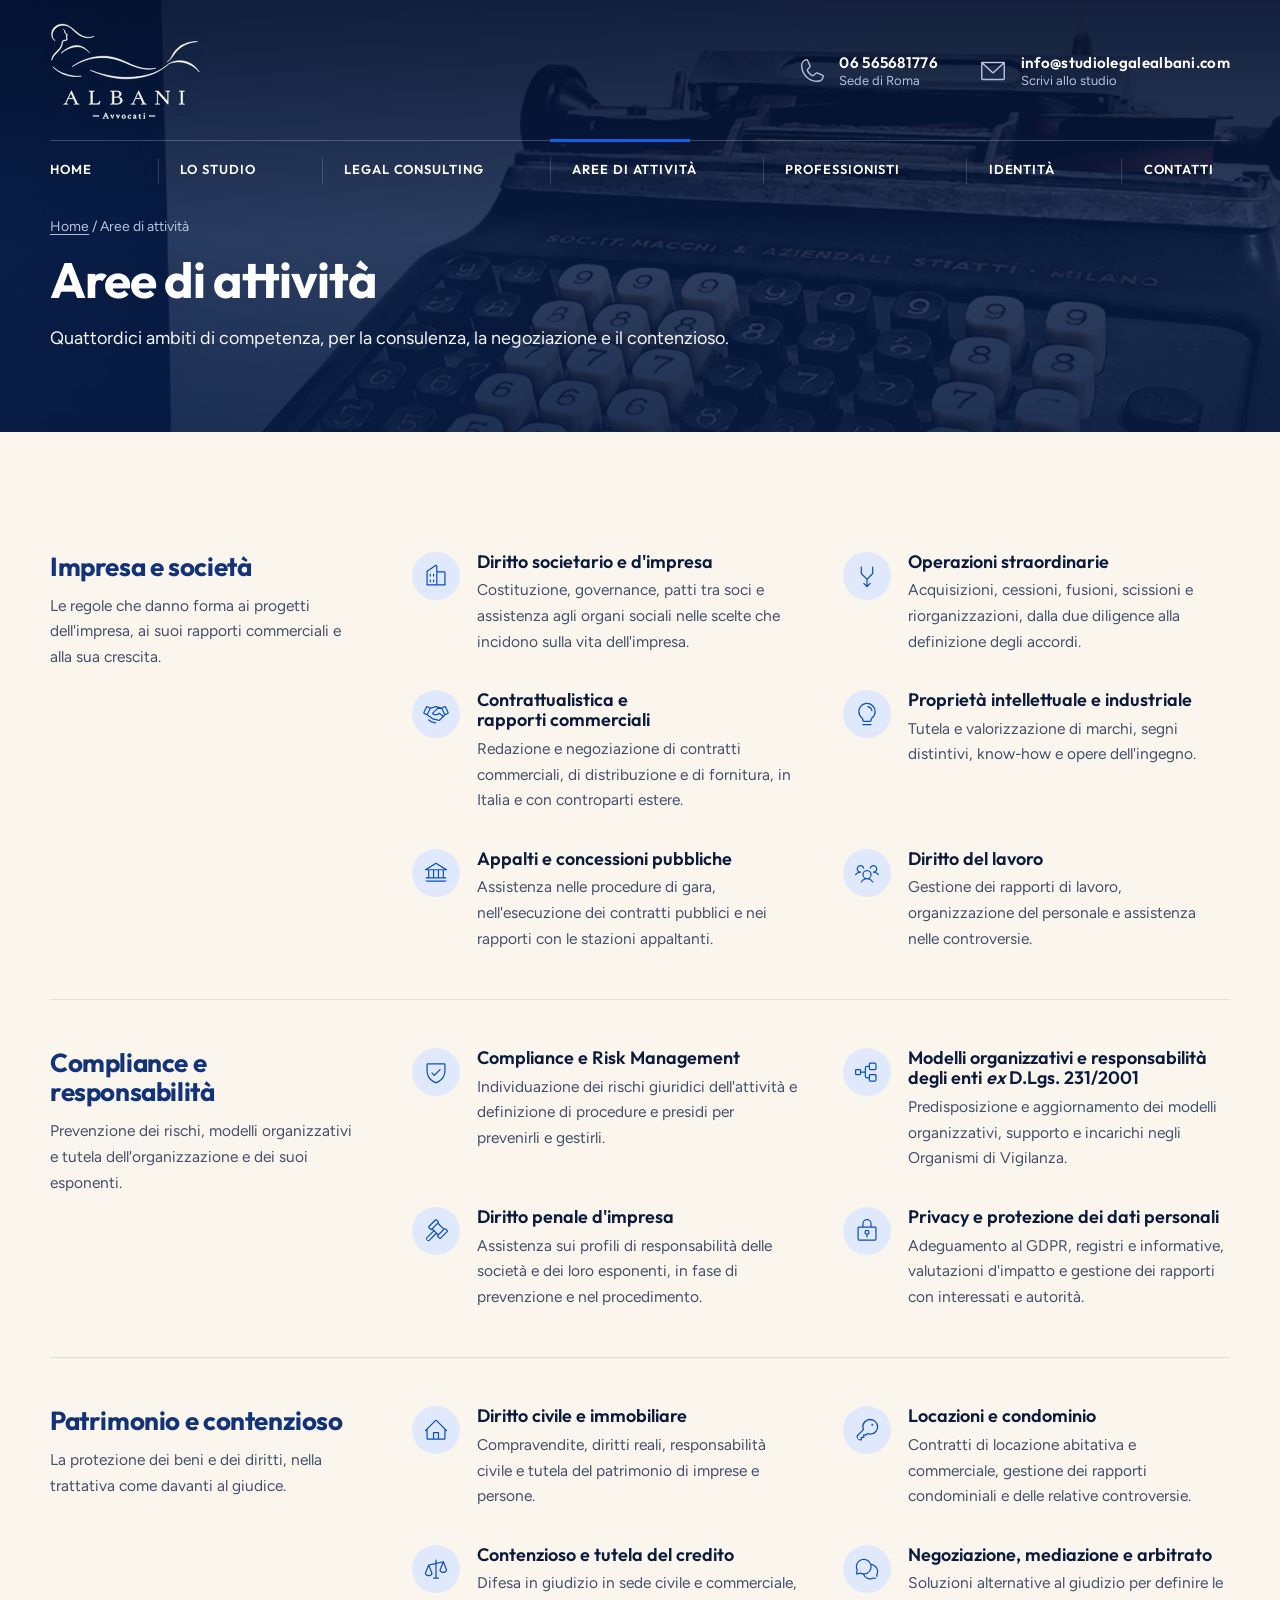
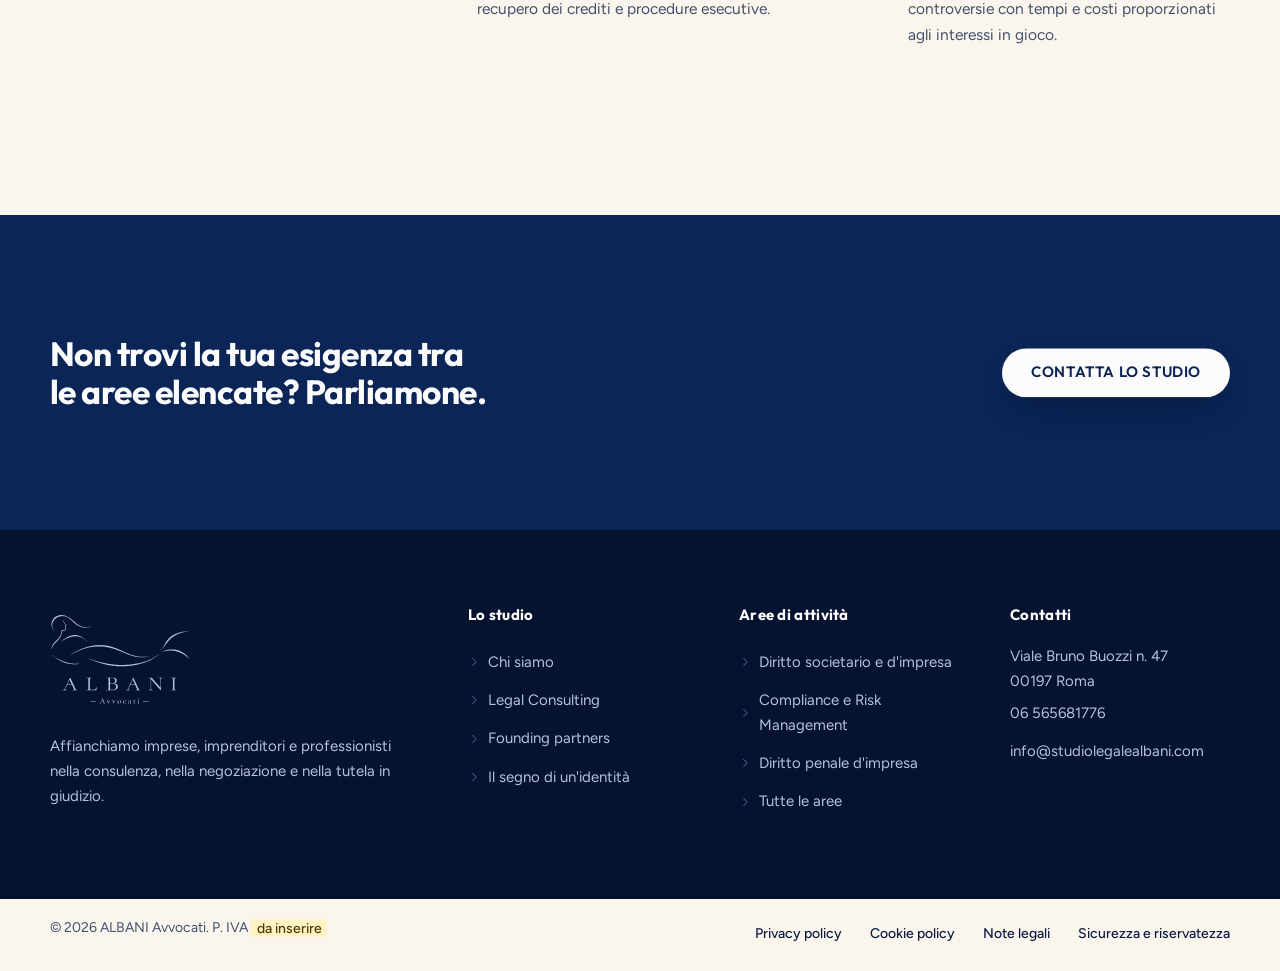
<file: aree-di-attivita.html>
<!DOCTYPE html>
<html lang="it">
<head>
<meta charset="utf-8">
<meta name="viewport" content="width=device-width, initial-scale=1">
<title>Aree di attività | ALBANI Avvocati</title>
<meta name="description" content="Le aree di attività di ALBANI Avvocati: diritto societario e d&#x27;impresa, operazioni straordinarie, contrattualistica, compliance, D.Lgs. 231/2001, penale d&#x27;impresa, privacy, lavoro, contenzioso.">
<link rel="canonical" href="https://www.studiolegalealbani.com/aree-di-attivita.html">
<meta name="theme-color" content="#081b42">
<meta name="format-detection" content="telephone=no">
<meta name="referrer" content="strict-origin-when-cross-origin">
<meta property="og:type" content="website">
<meta property="og:locale" content="it_IT">
<meta property="og:site_name" content="ALBANI Avvocati">
<meta property="og:title" content="Aree di attività | ALBANI Avvocati">
<meta property="og:description" content="Le aree di attività di ALBANI Avvocati: diritto societario e d&#x27;impresa, operazioni straordinarie, contrattualistica, compliance, D.Lgs. 231/2001, penale d&#x27;impresa, privacy, lavoro, contenzioso.">
<meta property="og:url" content="https://www.studiolegalealbani.com/aree-di-attivita.html">
<meta property="og:image" content="https://www.studiolegalealbani.com/assets/img/og-albani.jpg">
<meta name="twitter:card" content="summary_large_image">
<link rel="icon" href="favicon.svg" type="image/svg+xml">
<link rel="manifest" href="site.webmanifest">
<link rel="preload" href="assets/fonts/outfit-latin-wght-normal.woff2" as="font" type="font/woff2" crossorigin>
<link rel="preload" href="assets/fonts/figtree-latin-wght-normal.woff2" as="font" type="font/woff2" crossorigin>
<link rel="stylesheet" href="assets/css/site.css">
<script src="assets/js/boot.js"></script>
</head>
<body>
<svg class="sr" aria-hidden="true" focusable="false"><defs><symbol id="logo" viewBox="317 205 923 600"><path d="M327 271.25L327 275L326.75 275.25L327 285.25L327.75 287.75L328 291.25L328.75 293.25L329 295.25L332 302.75L335 307.75L337.5 311L340.25 313.75L347.25 318.75L348.75 319L348 318L344.5 315.75L341 312.75L337.25 308.25L335.75 305.5L334.75 302.25L334 301L331.75 291L331.25 283.5L331.5 283.25L331.75 278.25L332.75 274.25L332.75 273L334 268.75L334.75 267.5L336 263.75L339.75 256.5L345 249.25L351.25 243L358.25 237L362.5 234.25L367 232L377.25 228L379.75 227.75L381.5 227L384.25 226.75L386.75 226L395 225.5L395.25 225.25L407 225.75L409.75 226.5L413.25 226.75L415.25 227.5L417.75 227.75L419.5 228.5L421.25 228.75L430.75 232.75L434.25 234.75L446.75 244L458.25 254L469.5 264.75L487.5 279.5L500.25 287.75L507.5 291.5L509.25 292L512.5 293.75L513.75 294L514.75 294.75L515.5 294.75L520.75 296.75L521.75 296.75L523.25 297.5L526.25 298L528 298.75L530.25 299L532 299.75L533.75 299.75L538.5 300.75L542 300.75L545 301.25L555 301.25L567 299.75L568.5 299L571 298.75L572.5 298L574.5 297.75L576 297L578.25 296.5L578.75 296L580.75 295.75L581.75 295L583.25 294.75L584 294L585.5 293.75L586.25 293L587.5 292.5L587.25 292L586.5 292L585.5 292.75L583.75 293L579.75 294.75L577.75 295L576.5 295.75L574.25 296L572.25 296.75L565 298L554.75 298.5L554.5 298.75L549.75 298.5L547.25 298L543.25 298L538.75 297L536.75 297L533.5 296L531.25 295.75L529.75 295L527.75 294.75L526.5 294L522.25 292.75L515.5 290L508.75 286.75L500.5 281.75L494.75 277.75L478.75 265L474.5 261L464.25 252.75L458.75 247.75L448.5 240L437.75 233L428 227.25L421 224L420.25 224L415 222L413.25 221.75L411.75 221L410.5 221L407.5 220L404.5 219.75L401.75 219L385.5 218.75L377.25 220L364.25 224L359.5 226.25L353 230.25L346.75 235L343.75 237.75L339.75 242.25L335 248.75L332 254.5L329 261.75L328.75 264L328 265.5L327.75 269ZM399.75 250L399.25 250.5L404 255L406 258L406.5 260L407 269L408 271.75L410.25 274.75L416 279L420 283L419.75 285.25L416 288L415 289.5L415 291.25L417 293.25L417 295.5L418 297.75L417.75 299L416.25 301L416 303.5L417.75 305.5L418.5 307.5L418.75 309L418.5 311.75L416.75 313.75L414 314.75L409.75 315.25L406.25 315.25L400.5 316.25L396.5 318.25L393.75 320.75L392.25 323L391 325.75L390.75 327.5L390 329.25L389.75 332.5L389 335L388.75 338.75L388 340.75L387.75 343L386 348L383.75 352.75L380.75 358L374 368.25L366.75 375.5L362.75 380.25L357.25 385.75L356 387.5L350 393.25L344.5 399.25L336 410.5L331.75 418.75L329 426.5L329 427.75L328 430.5L328 432.5L327 437.5L327.25 439.5L327.75 439.5L328.75 438L333 426.25L337 418.75L339.75 414.5L345.25 407.25L348.75 403.25L372.25 379L383.5 363.75L386.75 358.25L389.75 351.25L390 349.5L390.5 348.75L391 346L391.75 344.25L392 341.75L392.75 340L392.75 337.5L393.75 334.25L394 331.75L394.5 331L394.75 329.25L396.75 324.5L399 322.25L401.25 321L403 320.75L404.75 320L410.75 319.5L412.75 318.75L415 318.5L419 317L421.5 315L422.75 312L422.75 308.5L420.75 302L420.75 300.25L421.5 298.75L421.25 297L421.5 293.75L419.5 290.75L419.5 290.25L423.5 286.25L423.75 282L422.25 280L414.75 275L411.5 271.75L410 268.25L409.75 264.75L407.75 257.75L405.75 255L403.5 252.75ZM334 479L334 479.5L338 483.75L347.5 492L354.5 497L363.75 504.75L374 511L374.75 511.75L375.75 512L380 514.75L381 515L389.75 520L396 522.75L397.25 523L402.75 525.75L403.5 525.75L408 527.75L408.75 527.75L417 530.75L418 530.75L420.25 531.75L421.5 531.75L423.25 532.5L425.25 532.75L427.5 533.75L429 533.75L431 534.5L433.75 534.75L436.5 535.75L438.5 535.75L441.75 536.75L445.75 537L449.5 537.75L456.25 538L460.5 538.75L489.75 538.75L490 538.5L495.75 538.5L498.75 538L506.5 537.75L509 536.75L509 536.5L482.75 536.75L476 536L471.5 536L465.75 535L460.5 534.75L458 534L454 533.75L446.75 532L444.75 532L441.5 531L438.25 530.75L437.25 530.25L435 530L432.25 529L430.25 528.75L428.5 528L426.5 527.75L425 527L422.75 526.75L422 526.25L418 525L416 524.75L414.5 524L413.5 524L396 517.75L395 517L386.5 513.75L385.5 513L382.75 512L376.25 508.75L361.5 500L353.5 494.75L343.25 486.75L334.75 479.25ZM559 391.75L551.75 384L538 372L531.5 367.5L523.25 361L510.75 355L505.5 353L503.75 352.75L502.25 352L500 351.75L498.25 351L496.25 351L492 350L485.25 349.25L476 349.25L471 350L465.75 350.25L456.75 352L448 355L447.25 355L445.25 356L443.75 356.25L431.25 362L418.75 369L406.75 377L386 394L385.25 395.5L387.25 394.75L395.75 388L403.25 383L415.5 376L424.25 371.75L427.75 370.5L428.25 370L435.25 367.5L438.25 366L439.75 365.75L441.5 364.75L442.25 364.75L444.5 363.75L445.5 363.75L450 362L452 361.75L453.5 361L455.75 360.75L457.75 360L460.5 359.75L464 358.75L467.25 358.5L468.5 358L473 357.75L480.25 356.75L492.75 357L495.75 357.75L498.25 357.75L503 358.75L504.5 358.75L512.5 361L515.25 362.5L519 363.75L528.5 368.25L535.75 372.75L546.5 381L553.25 387.25L557.25 391.75L558.25 392.5L559 392.5ZM452 478.5L452.25 479L453.25 478.75L454 478L455 477.75L474.25 466L493.25 456L494.5 455.75L500 453L503.75 451.75L505.25 450.75L511.5 448L513 447.75L522 444L523.75 443.75L525.5 442.75L526.25 442.75L532.75 440L534.75 439.75L535.5 439.25L538 438.75L545.5 436L548.25 435.5L549 435L551 434.75L553.75 433.75L555 433.75L557.75 432.75L559 432.75L560.75 432L563.25 431.75L566 430.75L567.5 430.75L569.5 430L573.5 429.5L575.5 428.75L577.25 428.75L581 427.75L583.25 427.75L586.75 426.75L589.25 426.75L592.5 426L597 425.75L600.5 425L607 424.75L611.75 424L619.75 423.75L623.5 423.25L649.25 423.25L649.5 423.5L657.5 423.75L657.75 424L663.5 424.25L665.5 424.75L670.75 425L674 425.75L676.75 425.75L681.75 426.75L684 426.75L687.5 427.75L690 427.75L692.25 428.5L699.75 429.75L702.75 430.75L704.25 430.75L707 431.75L708.5 431.75L710.5 432.5L720.5 434.75L726.5 436.75L727.5 436.75L729.5 437.75L730.5 437.75L732.75 438.75L733.75 438.75L735.25 439.5L743.5 442L744.75 442.75L748.5 443.75L753 445.75L754.5 446L761 448.75L764.5 449.75L768.75 451.75L781.75 456.75L785.75 458.75L786.5 458.75L788.25 459.75L789.5 460L797.75 463.75L804 466L809.75 468.75L810.5 468.75L812.25 469.75L815.75 470.75L817.5 471.75L821 472.75L822.75 473.75L824 474L827.75 475.75L832 477L833.25 477.75L834.75 478L836 478.75L840.75 480L841.5 480.5L843 480.75L851.5 483.75L856 484.75L857.5 485.5L860.25 486L862 486.75L863.25 486.75L865.75 487.75L868.25 488L870.25 488.75L871.75 488.75L874.75 489.75L876.5 489.75L879 490.5L882.25 490.75L886.25 491.75L888.25 491.75L893 492.75L895.25 492.75L901.25 493.75L925 494.25L925.25 494L934.75 493.75L940.5 492.75L945 492.5L948 491.75L950.25 491.75L952.25 491L955.5 490.75L957.5 490L960.5 489.75L962 489L964.25 488.75L965.25 488.25L965.25 488L961.25 488L960 488.5L954.5 489L951.5 489.75L939 491L914 491L907.25 490L902 489.75L899 489L894 488.75L891.5 488L889 488L885.5 487L883.75 487L880.5 486L879.25 486L876.5 485L874 484.75L872.25 484L871 484L868 483L866 482.75L861 481L860 481L857.5 480L855.75 479.75L854.25 479L852.25 478.75L848 477L843.75 475.75L842.5 475L838.75 474L837 473L836.25 473L830 470.75L828.75 470L827.25 469.75L826 469L824.5 468.75L823.25 468L822.5 468L818.5 466L817.25 465.75L808.75 462L803 459L799.5 457.75L794.25 455L793.5 455L788 452.25L786.25 451.75L779 448L773.25 445.75L772.25 445L771 444.75L765.25 442L764 441.75L763 441L761.5 440.75L761 440.25L759.75 440L758 439L756.75 438.75L753.25 437L746.25 434.25L741 432.75L739.75 432L738.25 431.75L737 431L735.25 430.75L734 430L732.25 429.75L728 428L726.25 427.75L724.75 427L722.75 426.75L721.25 426L719.25 425.75L718.5 425.25L715.75 424.75L714 424L707.75 422.75L706 422L704.5 422L701.5 421L699 420.75L697.25 420L695.5 420L692 419L688.5 418.75L686.25 418L682.75 417.75L680 417L675.5 416.75L672.5 416L666.25 415.75L661.5 415L647.25 414.75L647 414.5L624.75 415L615.75 416L612 416L608.25 416.75L602.5 417.25L594.75 418.75L591 419L588.5 419.75L585.5 420L578 422L575.5 422.25L574.5 422.75L571 423.25L570.25 423.75L563.5 425.25L558.5 427L557.25 427L555 428L554 428L552.5 428.75L551 429L549.75 429.75L548 430L543.5 431.75L538.5 433L534.75 434.75L533.25 435L528.75 437L528 437L526.75 437.75L522.5 439L518.25 441L517.5 441L508.75 445L507.25 446L501.75 448.25L501.25 448.75L500 449L497.25 450.75L492 453.25L475.25 463L459.5 473ZM1230.75 510.25L1229.75 508.25L1224.75 501.5L1212.75 487L1205.75 480L1196.75 472L1184 462.75L1173.75 457L1168.5 454.75L1165.5 453L1158.25 450L1156.5 449.75L1155.25 449L1153.5 448.75L1148.75 447L1147.5 447L1144.5 446L1142 445.75L1140 445L1137 444.75L1135 444L1131.25 443.75L1128.25 443L1118.75 442.5L1118.5 442.25L1103.5 442.25L1103.25 442.5L1094.75 443L1091.5 443.75L1088 444L1084.75 445L1083.25 445L1080.25 446L1079 446L1077 446.75L1075 447L1073.5 447.75L1068.5 449L1067.25 449.75L1063.5 451L1054.25 455.75L1050.75 457L1044.75 460L1030.5 471.75L1029.75 472L1021 478.75L1007.5 487.75L1003.75 489.75L1002.25 491L993 496.75L969.5 508.75L963.5 511.25L963 511.75L961.75 512L960.75 512.75L959.5 513L958.5 513.75L957.25 514L955.5 515L954.75 515L953.75 515.75L952.5 516L946.25 518.75L944.75 519L940.25 520.75L938.5 521L936.5 522L931.75 523L922.5 526L916.75 527.25L916 527.75L913.75 528L911 529L909.5 529L902.5 531L901 531L897.75 532L895.25 532.25L894.5 532.75L891.5 533L888.5 534L887 534L883.25 535L881.5 535L878 536L875.75 536L873 536.75L867 537.25L865.75 537.75L862.25 538L859.25 538.75L854.75 539L842.75 540.75L837.25 541L831.5 542L826.75 542L817.25 543L811.75 543L811.5 543.25L801.75 543.5L801.5 543.75L791.75 543.75L791.5 544L768.75 543.75L768.5 543.5L762.25 543.5L757.5 543L751.5 543L743.75 542L736.25 541.75L734.5 541.25L727.25 540.75L724.25 540L721.75 540L716.75 539L712.25 538.75L709.25 538L705 537.75L703 537L701.25 537L697.5 536L694 535.75L691.75 535L688 534.75L686 534L683 533.75L681.25 533L679.5 533L676.75 532.5L675.75 532L672.5 531.75L670.5 531L663 529.75L661.25 529L655.75 528L653 527L651.75 527L648.5 526L641.75 524.75L641 524.25L634.75 522.75L633.25 522L631.25 521.75L629.75 521L628.75 521L626 520L624.75 520L622.25 519L616.75 517.75L616 517.25L613.5 516.75L609 515L607.25 514.75L602.75 513L600.75 512.75L597 511.25L594.5 510.75L585 507.25L582.75 506.75L579.25 505.25L576.25 504.5L573 503L571.25 502.75L567.5 501L565.25 500.75L564.5 500L564 500.25L564.25 500.75L565.25 501L565.5 501.5L569.5 503L570.5 503.75L574.5 505L575.5 505.75L576.75 506L580.5 507.75L582 508L588.25 510.75L589 510.75L590.75 511.75L592.25 512L605.75 517.75L606.5 517.75L611.25 519.75L615.75 521L617 521.75L617.75 521.75L619.75 522.75L624 524L627.25 525.5L629.75 526L631.25 526.75L632.25 526.75L638 528.75L639 528.75L643.5 530.5L646 531L647.25 531.75L652.75 533.25L653.5 533.75L654.5 533.75L660.75 535.75L665.5 536.75L667.75 537.75L669 537.75L670.75 538.5L674 539L674.75 539.5L677.75 540L679.5 540.75L682 541L683.5 541.75L685.25 541.75L687.25 542.5L690 542.75L693.25 543.75L695 543.75L698.75 544.75L702 545L704 545.75L706 545.75L710 546.75L713.75 547L716.5 547.75L720.75 548L723.75 548.75L726.25 548.75L731.5 549.75L735 549.75L739 550.5L745.5 550.75L753.75 551.75L761 551.75L761.25 552L768.25 552L768.5 552.25L775.25 552.25L775.5 552.5L793 552.5L793.25 552.25L799.5 552.25L799.75 552L813.75 551.75L822.5 550.75L827.5 550.75L831.25 550L836 549.75L842 548.75L846.5 548.5L849.75 547.75L852 547.75L856.25 546.75L858.25 546.75L861 546L864.25 545.75L866.5 545L870 544.75L872 544L875.25 543.75L878.5 542.75L880.5 542.75L884.25 541.75L885.75 541.75L887.5 541L889.75 540.75L893 539.75L894.25 539.75L896.75 538.75L898.25 538.75L899.75 538L902.75 537.5L904.5 536.75L906.75 536.5L907.5 536L909.5 535.75L912.25 534.75L913.5 534.75L916.25 533.75L917.25 533.75L918 533.25L923.5 531.75L925.75 530.75L926.75 530.75L928 530L929.75 529.75L934 528L935.5 527.75L936.75 527L938.25 526.75L942.5 524.75L943.25 524.75L944.5 524L948.25 522.75L954.5 519.75L955.25 519.75L962.75 516L964 515.75L970.5 512.5L972.75 511L977.75 508.75L980.5 507L981.5 506.75L982.25 506L983.25 505.75L989 502L990 501.75L995.75 497.75L1004.5 492.5L1011.75 486.75L1016.5 483.75L1022.5 479L1027.75 475.5L1031 473L1039.5 464.75L1045.25 461.25L1049.75 459L1051 458.75L1052 458L1057.75 455.75L1058.75 455.75L1061.25 454.75L1063 454.75L1066.25 453.75L1068 453.75L1069.75 453L1072 452.75L1074 452L1077.5 451.75L1082.5 450.75L1086 450.75L1091 450L1103.75 449.75L1104 450L1111 450L1113.75 450.5L1122.75 451L1125.5 451.75L1128 451.75L1131.75 452.75L1133.5 452.75L1135.25 453.5L1137.75 453.75L1140.5 454.75L1141.75 454.75L1143.5 455.5L1146.25 456L1147 456.5L1150 457L1154.5 458.75L1156.25 459L1156.75 459.5L1160.75 460.75L1161.75 461.5L1163.5 462L1164.5 462.75L1165.75 463L1166.75 463.75L1172.25 466L1180.25 470L1188.5 474.75L1194.75 478.75L1203 484.75L1220 499L1230.5 510.5ZM1219.75 325.25L1217 324.75L1208.75 324.75L1208.5 325L1201.25 325L1194.25 326L1191 326L1187.5 326.75L1181.75 327.25L1180.75 327.75L1177.75 328L1175.5 328.75L1172.75 329L1169.5 330L1168.25 330L1166.25 330.75L1164.25 331L1148 336.25L1141.75 339L1141 339L1139.25 340L1138.5 340L1137.5 340.75L1135.5 341.25L1125.5 346.25L1115.25 352.25L1110.75 355.25L1102.25 362L1096.5 367L1088 375.75L1081 384.25L1074.25 393.75L1071 399.25L1068.75 404.25L1064 412.25L1063.5 413.75L1054 429.5L1046.5 438.5L1041.25 443L1036 447L1035.25 447.25L1034.75 448L1034 448.25L1034 448.75L1043.5 442.75L1049.25 438L1051.75 435.5L1064.75 420.25L1078.75 401L1084.75 393.5L1092.5 384.5L1098.75 378L1109.5 367.75L1124.5 356.75L1133.75 351L1145.25 345L1161 338L1162.5 337.75L1164.5 336.75L1165.5 336.75L1166.75 336L1168.5 335.75L1179 332L1181.25 331.75L1184.25 330.75L1185.5 330.75L1187 330L1189.75 329.75L1192.5 328.75L1195.5 328.5L1197.75 327.75L1201.5 327.5L1202.5 327L1207 326.75L1211.25 326L1218.5 325.75L1219.75 325.5ZM448.5 626L447.5 626.5L446 630.25L442 637.75L440.75 641L440 642L439.75 643.25L436 650.5L435.75 651.75L435 652.75L433 657.75L432 659.25L431.75 660.5L431 661.5L423 679.25L422 680.75L419.75 686.25L419 687.25L418.75 688.5L418 689.5L413 701.25L410.5 704L407.5 705.75L404.5 706.25L403.5 706.75L400.5 707L400.25 707.25L400.5 708.5L427 708.5L427.25 708.25L427.25 707.25L426.75 707L423 706.75L420.25 706L418.5 705L417 703L416.75 700.75L418 697L418.75 696L419 694.75L419.75 693.75L419.75 693L422.75 687L423.75 684.25L424.75 682.75L428 675L429 674.25L460 674.25L460.5 674.5L462 676.5L462 677.25L463 678.75L463 679.5L467 687.25L470 694.5L472.75 699.75L473.5 702.25L473 704.25L471.5 705.75L467.75 706.75L464 707L463.25 707.75L463.5 708.25L464 708.5L493.5 708.5L493.75 708.75L495 708.75L495.75 708.25L495.5 707L492 706.75L488 705.5L486.75 704.75L484.25 701.75L482 697.25L481.75 696L481 695L480.75 693.75L478 688.75L475.75 683.25L471 674L470.75 672.75L467.75 666L465 661.25L462.75 656.25L462.5 655L462 654.5L461.75 653.25L456.75 643.75L454.75 638.75L450.75 631L449 626.5ZM444.25 640L445 640.25L445.75 641.75L446 643L449 648.75L451 653.75L451.75 654.75L452 656L455.75 663.25L456 664.5L459 670.75L459 671.75L458.25 672.25L457.5 672L430.25 672L429.75 671.25L435 660L435.75 657.75L436.75 656.25L437 655L438.75 652L439 650.75L439.75 649.75L441.75 644.75ZM555 627.5L555.25 628.75L561 629L564.5 630.25L565.75 631.25L567 634.25L567 702L565.75 704.25L564 705.5L560 706.75L555.25 707L555 708.25L555.25 708.5L618.75 708.5L619.75 707L620.75 700.25L621.75 697.25L622 694.75L622.75 693L623.25 689L623 688L621.75 688.25L618.75 695L615.75 699.25L611 703L607 704.75L602.5 705.75L599.75 705.75L599.5 706L584.5 706.25L584.25 706L580 706L577.75 704L577 701.5L577 635.25L578 632.25L580 630.25L584.5 628.75L588.25 628.75L588.75 628.5L589 627.75L588.25 627L584.75 627L584.5 627.25L581.25 627.25L581 627L558.25 627.25L555.75 627ZM687 627.25L686.5 627.75L686.75 628.75L692.75 629L695.75 630L697.5 631.75L698.5 634.75L698.75 636.75L698.5 638L698.75 639.75L698.5 641.75L698.5 700.5L698 703.25L696.25 705.25L693.5 706.25L689.25 707L687 707L686.5 708L687 708.5L729.5 708.5L729.75 708.25L732.5 708.25L736.5 707.75L743.25 705.75L747.75 703.75L752.5 700.75L755.75 697.5L758.75 691.75L759 689.75L759.75 687.75L759.75 682.5L759 680.75L758.75 678.75L755.5 673.25L751.75 670L745.75 667L738 665L735.5 665L735 664.5L735.75 663.5L739 662.75L745.25 659.5L749 656.25L751.75 652L752.75 648.5L752.75 641.5L752 640.25L751.5 638.25L749.5 635.25L747.5 633.25L744.25 631L740.25 629.25L735.25 628L733.25 628L729 627.25ZM709.25 666L725 665.75L732.75 666.75L735 667.75L735.75 667.75L740.25 670L744 673.5L745.75 676L747 679L747 680L748 682.75L748 688L747 691.25L747 692.25L746 694.75L744.25 697.75L742.25 700L738.75 702.75L736.5 704L729.75 706L724.5 706L724.25 706.25L712.5 706L710.5 705.25L709.25 704L708.75 703L708.75 666.5ZM709.25 629L713 629L713.25 628.75L727.25 629L730.5 629.75L733 630.75L735.25 632L737.75 634.25L740 637.5L741 639.75L742 643.5L742 647.25L741 650.5L740.75 652.75L740 654L739.75 655.25L738.25 657.5L736 659.75L734.25 661L729 663L727.5 663L725.25 663.75L709.25 663.75L708.75 663.25L708.5 662.5L708.75 660L708.75 629.5ZM812 707.25L812 708.25L812.75 708.75L813 708.5L837 708.5L838.25 708.75L839 707.75L838.5 707L834.25 706.75L831.5 706L830.25 705.25L828.75 703.25L828.75 700.25L830.75 695L832.75 691.25L833 690L834.75 687.25L836 684L836.75 683L838.75 677.5L839.75 676L839.75 675.25L840.5 674.5L871.75 674.25L873 675.25L875 679.5L875 680.25L876 681.75L879 689L880 690.5L880 691.25L881 692.75L884.75 701.25L884.75 703.25L883.25 705.25L882.25 706L879.25 706.75L875.25 707L875 707.25L875.25 708.5L906.25 708.5L907 708.75L907.75 708.25L907.5 707L903.75 706.75L899.75 705.5L898.5 704.75L896 702L888.75 687L887.75 684.25L886.75 682.75L883.75 675.5L881 670.25L875.75 658.25L873.75 654.75L869.75 645.5L866.75 640L864.75 635.5L864.75 634.75L860.5 626.25L859.25 626.5L854 638.25L850 646.25L847 653.5L844 659L843.75 660.25L843 661.25L841.75 664.75L839 670.25L838.75 671.5L833 683L831 688.25L825 701.25L822.25 704.25L821 705L816.75 706.5ZM856 639.75L856.5 639.75L857.25 640.5L859.25 645.25L860 646.25L860 647L861 648.5L861 649.25L862.75 652.25L863 653.5L866.75 661L867 662.25L867.75 663.25L868 664.5L871 670.75L871 671.5L870.5 672L842.25 672L841.75 671.5L841.75 670.75L842.75 669.5ZM1051.75 627.5L1051.25 627L1048.75 627L1048.5 627.25L1025.75 627L1025 627.5L1025 628.25L1025.5 628.75L1031 629L1034 630.25L1036.25 632.5L1037 634L1037.5 636.25L1037.5 659.25L1037.75 659.5L1037.5 690.25L1036.75 690.5L1034.75 688.75L1019.75 671.5L1010 661L981 627.75L980.25 627.25L961.25 627.25L961 627.5L961.25 628.75L965.5 629L969.5 630.25L972 632.5L973.75 635L973.75 698L972.75 702L970.25 705L968.5 706L965.25 706.75L961.25 707L961 707.25L961.25 708.5L986.75 708.5L987.5 708.75L988.5 708.25L988.5 707.25L988 707L983.5 706.75L980.75 706L979 705L977 702.5L976.25 698L976.5 641.25L976.25 640.5L976.5 639.75L977.5 639.25L1008.75 675L1011.75 678L1015 682.25L1038 708L1039 709L1039.75 709.25L1040.5 708.5L1040.5 685L1040.25 684.75L1040.5 635.75L1040.75 634.25L1041.75 632L1044 630L1047.75 628.75L1051.25 628.75L1051.75 628.25ZM1107.5 627L1107 627.5L1107.25 628.75L1112.5 629L1116 630.25L1117.75 632L1119 636.25L1119 639L1118.75 639.25L1119 699.25L1118.5 702.5L1117.75 704L1116.5 705.25L1115.25 706L1112.25 706.75L1107.25 707L1107 708.25L1107.5 708.75L1108.5 708.5L1140.5 708.5L1140.75 708.25L1140.5 707L1135 706.75L1131.75 705.5L1130 704L1128.75 700.75L1128.75 640.5L1129 640.25L1128.75 635.75L1129 633.75L1129.75 632.25L1131.5 630.5L1132.75 629.75L1137 628.75L1140.5 628.75L1141 628.25L1141 627.5L1140.5 627L1135 627L1134.75 627.25L1121.5 627.25L1121.25 627L1108.75 627.25ZM579.5 779.25L579.5 781L580.5 781.75L581.25 781.5L583.5 781.75L593.25 781.75L593.5 781.5L615.75 781.75L616.5 781.5L617 780.5L617 779.5L616.25 778.75L580.25 778.75ZM659.5 761L658.5 761L658 761.5L658 762.25L654.75 768.75L651.75 776.5L651 777.5L649.75 781L648 784.25L645 791.5L642.75 793.75L640.75 794.5L640.25 795L640.5 795.5L648.75 795.5L649 795.75L651 795.5L650.5 794.5L648.25 794L647 792.75L646.75 791.5L648 788L649.75 784.5L650 783.25L651.5 781.75L652.5 782L663.5 782L667.75 791.5L667.75 793.25L667 794L664.75 794.75L665 795.5L671.25 795.5L671.5 795.25L676.25 795.5L676.5 794.75L674.5 793.75L673 791.75L670.75 786.5L670 785.5L667.75 779.75L667 778.75L666.75 777.5L666 776.5L665.75 775.25L665 774.25L664.75 773L661 765L660.75 763.75L660 762.75ZM657.25 768L658 768.75L660 774.25L662.75 779.75L662.25 780.75L652.25 780.75L651.75 780.25L651.75 779.25L652.75 777.75L653 776.5L655.75 770.75L656.5 768.5ZM687.5 774L687.25 774.75L688.5 775.25L689.75 777L695 788.75L696 790.25L696 791L696.75 792L697 793.25L698 795.25L698.75 795.5L699.75 794.5L702 788.75L703 787.25L707 777L708.25 775.5L709.75 774.75L710 774.25L709.75 774L704.25 774L704 773.75L702.5 774L702.5 774.75L703.75 775L704.75 775.75L705.25 777.5L703 784L701.75 786.25L701 788.5L700.25 789L698 785.25L697.75 784L696 781L694.25 776.5L694.25 775.75L695 775L696.75 774.75L697 774.25L695.75 773.75L695.5 774ZM744.25 774L743.25 773.75L736.75 774L736.75 774.75L738.25 775L739 775.5L739.5 776.25L739.5 777.75L737.75 782.75L737 783.75L736.75 785.25L734.75 788.75L733.75 788.25L732.75 785.5L731 782.5L730.75 781.25L728.75 777.25L728.75 775.5L729.75 774.75L731 774.75L731.25 774.25L731 774L721.5 774L721.5 774.75L723 775.25L724 776.25L725 778.5L725 779.25L728.75 786.75L729 788L729.75 789L730 790.25L732.25 795.25L733.75 795L736 789.25L738.75 783.75L739 782.5L740.75 778.75L741 777.25L743 775L744.5 774.5ZM765.25 773.75L762.5 775L759 778.25L757 782.75L757 787L758 789.25L758 790L759 791.75L762.5 794.75L765.25 795.75L767.75 796L771 795.75L774.5 794.25L777.5 791.5L778.75 789.25L779.5 786.75L779.5 782.5L778.75 780.75L778.75 779.75L777.75 778L774.75 775.25L772.25 774L769.75 773.5ZM766.25 774.75L768.75 774.75L771.25 776L772.5 777.25L773.75 779.25L774.75 782.5L775 788L773.75 791.75L771.75 793.75L770.25 794.5L767.75 794.5L766 793.75L763.5 791L762 787L761.75 785.5L762 779L762.75 777.25L765.25 775ZM803.25 773.75L800 775L796 778.25L794 781.75L793.75 787.5L794 789L795 791.25L797.25 793.75L798.75 794.75L801.5 795.75L806.5 795.75L811.25 793.75L812.75 792.25L812.5 791.75L811.75 791.75L809.25 793L805.25 793.25L803.75 793L801.25 791.5L800 790.25L798.75 787.75L798.25 785.25L798.25 782L798.75 779.75L799.75 777.5L802.75 775L804.75 774.75L806.5 775L807.25 776.25L807.5 778.25L809.25 779.75L811.5 779.75L812.5 779L812.75 776.25L811.25 774.75L809.5 774ZM829.5 776L828 777.5L827.5 778.5L827.5 780L828.75 781L830.25 781L831.75 779.75L832 776.75L834.5 774.75L837.25 775L838.5 776.25L839 777.5L839 782.75L838.25 783.75L834.25 785L830 787.25L827.75 789.25L827 791L827 792L828 794.25L830.5 795.75L833 795.75L838.75 793L839.5 793.5L840.25 795.25L842.25 795.5L842.75 795L846 793.75L846.25 793L844.25 792.75L843 791.5L843 778L842.5 776.25L840.25 774.25L838 773.75L834 774ZM838.5 784.75L839 785.25L839 791L838.75 791.5L836.25 793L834.75 793.25L833.5 793L831.75 791L832 788.25L834.5 786.25L837 785ZM866.25 769.5L863 773.25L862.25 773.75L860.5 774L860 774.5L860 775.5L860.5 775.75L862.25 775.5L863 776.5L863 793L863.75 794.25L865.25 795.5L868 796L870 795.75L874.25 793.75L875 792.5L874.75 792L874 792L872.5 793L869.75 793.25L868.25 792.75L867 791.25L866.75 790.5L866.75 776.5L867.5 775.75L873.25 775.75L874.5 774.75L874.25 774L867.25 774.25L866.75 773.75L866.75 769.75ZM895.75 774.25L892.25 775.75L889.25 776.25L889.5 777L890.5 777L891.5 777.5L892.75 779.5L892.5 792.5L891.75 793.75L889.5 794.75L889.75 795.5L891.25 795.25L898.75 795.5L899 795.25L898.75 794.5L897.25 794L896.5 793.25L896.5 788.5L896.25 788.25L896.5 775.25L896.25 774.5ZM893.25 761.75L892.25 762.25L891.5 763.25L891 765.25L892.25 767L893.25 767.5L894.25 767.5L895.75 766.75L896.5 765.75L896.75 764L895.5 762.25L894.5 761.75ZM922.75 779.5L922.75 780.75L923.5 781.75L924.25 781.5L927 781.5L927.25 781.75L934.5 781.75L934.75 781.5L956.25 781.75L956.5 781.5L960 781.5L960.75 780.5L960.75 779.5L959.75 778.75L923.5 778.75Z"/></symbol><symbol id="siren" viewBox="317 205 923 360"><path d="M327 271.25L327 275L326.75 275.25L327 285.25L327.75 287.75L328 291.25L328.75 293.25L329 295.25L332 302.75L335 307.75L337.5 311L340.25 313.75L347.25 318.75L348.75 319L348 318L344.5 315.75L341 312.75L337.25 308.25L335.75 305.5L334.75 302.25L334 301L331.75 291L331.25 283.5L331.5 283.25L331.75 278.25L332.75 274.25L332.75 273L334 268.75L334.75 267.5L336 263.75L339.75 256.5L345 249.25L351.25 243L358.25 237L362.5 234.25L367 232L377.25 228L379.75 227.75L381.5 227L384.25 226.75L386.75 226L395 225.5L395.25 225.25L407 225.75L409.75 226.5L413.25 226.75L415.25 227.5L417.75 227.75L419.5 228.5L421.25 228.75L430.75 232.75L434.25 234.75L446.75 244L458.25 254L469.5 264.75L487.5 279.5L500.25 287.75L507.5 291.5L509.25 292L512.5 293.75L513.75 294L514.75 294.75L515.5 294.75L520.75 296.75L521.75 296.75L523.25 297.5L526.25 298L528 298.75L530.25 299L532 299.75L533.75 299.75L538.5 300.75L542 300.75L545 301.25L555 301.25L567 299.75L568.5 299L571 298.75L572.5 298L574.5 297.75L576 297L578.25 296.5L578.75 296L580.75 295.75L581.75 295L583.25 294.75L584 294L585.5 293.75L586.25 293L587.5 292.5L587.25 292L586.5 292L585.5 292.75L583.75 293L579.75 294.75L577.75 295L576.5 295.75L574.25 296L572.25 296.75L565 298L554.75 298.5L554.5 298.75L549.75 298.5L547.25 298L543.25 298L538.75 297L536.75 297L533.5 296L531.25 295.75L529.75 295L527.75 294.75L526.5 294L522.25 292.75L515.5 290L508.75 286.75L500.5 281.75L494.75 277.75L478.75 265L474.5 261L464.25 252.75L458.75 247.75L448.5 240L437.75 233L428 227.25L421 224L420.25 224L415 222L413.25 221.75L411.75 221L410.5 221L407.5 220L404.5 219.75L401.75 219L385.5 218.75L377.25 220L364.25 224L359.5 226.25L353 230.25L346.75 235L343.75 237.75L339.75 242.25L335 248.75L332 254.5L329 261.75L328.75 264L328 265.5L327.75 269ZM399.75 250L399.25 250.5L404 255L406 258L406.5 260L407 269L408 271.75L410.25 274.75L416 279L420 283L419.75 285.25L416 288L415 289.5L415 291.25L417 293.25L417 295.5L418 297.75L417.75 299L416.25 301L416 303.5L417.75 305.5L418.5 307.5L418.75 309L418.5 311.75L416.75 313.75L414 314.75L409.75 315.25L406.25 315.25L400.5 316.25L396.5 318.25L393.75 320.75L392.25 323L391 325.75L390.75 327.5L390 329.25L389.75 332.5L389 335L388.75 338.75L388 340.75L387.75 343L386 348L383.75 352.75L380.75 358L374 368.25L366.75 375.5L362.75 380.25L357.25 385.75L356 387.5L350 393.25L344.5 399.25L336 410.5L331.75 418.75L329 426.5L329 427.75L328 430.5L328 432.5L327 437.5L327.25 439.5L327.75 439.5L328.75 438L333 426.25L337 418.75L339.75 414.5L345.25 407.25L348.75 403.25L372.25 379L383.5 363.75L386.75 358.25L389.75 351.25L390 349.5L390.5 348.75L391 346L391.75 344.25L392 341.75L392.75 340L392.75 337.5L393.75 334.25L394 331.75L394.5 331L394.75 329.25L396.75 324.5L399 322.25L401.25 321L403 320.75L404.75 320L410.75 319.5L412.75 318.75L415 318.5L419 317L421.5 315L422.75 312L422.75 308.5L420.75 302L420.75 300.25L421.5 298.75L421.25 297L421.5 293.75L419.5 290.75L419.5 290.25L423.5 286.25L423.75 282L422.25 280L414.75 275L411.5 271.75L410 268.25L409.75 264.75L407.75 257.75L405.75 255L403.5 252.75ZM334 479L334 479.5L338 483.75L347.5 492L354.5 497L363.75 504.75L374 511L374.75 511.75L375.75 512L380 514.75L381 515L389.75 520L396 522.75L397.25 523L402.75 525.75L403.5 525.75L408 527.75L408.75 527.75L417 530.75L418 530.75L420.25 531.75L421.5 531.75L423.25 532.5L425.25 532.75L427.5 533.75L429 533.75L431 534.5L433.75 534.75L436.5 535.75L438.5 535.75L441.75 536.75L445.75 537L449.5 537.75L456.25 538L460.5 538.75L489.75 538.75L490 538.5L495.75 538.5L498.75 538L506.5 537.75L509 536.75L509 536.5L482.75 536.75L476 536L471.5 536L465.75 535L460.5 534.75L458 534L454 533.75L446.75 532L444.75 532L441.5 531L438.25 530.75L437.25 530.25L435 530L432.25 529L430.25 528.75L428.5 528L426.5 527.75L425 527L422.75 526.75L422 526.25L418 525L416 524.75L414.5 524L413.5 524L396 517.75L395 517L386.5 513.75L385.5 513L382.75 512L376.25 508.75L361.5 500L353.5 494.75L343.25 486.75L334.75 479.25ZM559 391.75L551.75 384L538 372L531.5 367.5L523.25 361L510.75 355L505.5 353L503.75 352.75L502.25 352L500 351.75L498.25 351L496.25 351L492 350L485.25 349.25L476 349.25L471 350L465.75 350.25L456.75 352L448 355L447.25 355L445.25 356L443.75 356.25L431.25 362L418.75 369L406.75 377L386 394L385.25 395.5L387.25 394.75L395.75 388L403.25 383L415.5 376L424.25 371.75L427.75 370.5L428.25 370L435.25 367.5L438.25 366L439.75 365.75L441.5 364.75L442.25 364.75L444.5 363.75L445.5 363.75L450 362L452 361.75L453.5 361L455.75 360.75L457.75 360L460.5 359.75L464 358.75L467.25 358.5L468.5 358L473 357.75L480.25 356.75L492.75 357L495.75 357.75L498.25 357.75L503 358.75L504.5 358.75L512.5 361L515.25 362.5L519 363.75L528.5 368.25L535.75 372.75L546.5 381L553.25 387.25L557.25 391.75L558.25 392.5L559 392.5ZM452 478.5L452.25 479L453.25 478.75L454 478L455 477.75L474.25 466L493.25 456L494.5 455.75L500 453L503.75 451.75L505.25 450.75L511.5 448L513 447.75L522 444L523.75 443.75L525.5 442.75L526.25 442.75L532.75 440L534.75 439.75L535.5 439.25L538 438.75L545.5 436L548.25 435.5L549 435L551 434.75L553.75 433.75L555 433.75L557.75 432.75L559 432.75L560.75 432L563.25 431.75L566 430.75L567.5 430.75L569.5 430L573.5 429.5L575.5 428.75L577.25 428.75L581 427.75L583.25 427.75L586.75 426.75L589.25 426.75L592.5 426L597 425.75L600.5 425L607 424.75L611.75 424L619.75 423.75L623.5 423.25L649.25 423.25L649.5 423.5L657.5 423.75L657.75 424L663.5 424.25L665.5 424.75L670.75 425L674 425.75L676.75 425.75L681.75 426.75L684 426.75L687.5 427.75L690 427.75L692.25 428.5L699.75 429.75L702.75 430.75L704.25 430.75L707 431.75L708.5 431.75L710.5 432.5L720.5 434.75L726.5 436.75L727.5 436.75L729.5 437.75L730.5 437.75L732.75 438.75L733.75 438.75L735.25 439.5L743.5 442L744.75 442.75L748.5 443.75L753 445.75L754.5 446L761 448.75L764.5 449.75L768.75 451.75L781.75 456.75L785.75 458.75L786.5 458.75L788.25 459.75L789.5 460L797.75 463.75L804 466L809.75 468.75L810.5 468.75L812.25 469.75L815.75 470.75L817.5 471.75L821 472.75L822.75 473.75L824 474L827.75 475.75L832 477L833.25 477.75L834.75 478L836 478.75L840.75 480L841.5 480.5L843 480.75L851.5 483.75L856 484.75L857.5 485.5L860.25 486L862 486.75L863.25 486.75L865.75 487.75L868.25 488L870.25 488.75L871.75 488.75L874.75 489.75L876.5 489.75L879 490.5L882.25 490.75L886.25 491.75L888.25 491.75L893 492.75L895.25 492.75L901.25 493.75L925 494.25L925.25 494L934.75 493.75L940.5 492.75L945 492.5L948 491.75L950.25 491.75L952.25 491L955.5 490.75L957.5 490L960.5 489.75L962 489L964.25 488.75L965.25 488.25L965.25 488L961.25 488L960 488.5L954.5 489L951.5 489.75L939 491L914 491L907.25 490L902 489.75L899 489L894 488.75L891.5 488L889 488L885.5 487L883.75 487L880.5 486L879.25 486L876.5 485L874 484.75L872.25 484L871 484L868 483L866 482.75L861 481L860 481L857.5 480L855.75 479.75L854.25 479L852.25 478.75L848 477L843.75 475.75L842.5 475L838.75 474L837 473L836.25 473L830 470.75L828.75 470L827.25 469.75L826 469L824.5 468.75L823.25 468L822.5 468L818.5 466L817.25 465.75L808.75 462L803 459L799.5 457.75L794.25 455L793.5 455L788 452.25L786.25 451.75L779 448L773.25 445.75L772.25 445L771 444.75L765.25 442L764 441.75L763 441L761.5 440.75L761 440.25L759.75 440L758 439L756.75 438.75L753.25 437L746.25 434.25L741 432.75L739.75 432L738.25 431.75L737 431L735.25 430.75L734 430L732.25 429.75L728 428L726.25 427.75L724.75 427L722.75 426.75L721.25 426L719.25 425.75L718.5 425.25L715.75 424.75L714 424L707.75 422.75L706 422L704.5 422L701.5 421L699 420.75L697.25 420L695.5 420L692 419L688.5 418.75L686.25 418L682.75 417.75L680 417L675.5 416.75L672.5 416L666.25 415.75L661.5 415L647.25 414.75L647 414.5L624.75 415L615.75 416L612 416L608.25 416.75L602.5 417.25L594.75 418.75L591 419L588.5 419.75L585.5 420L578 422L575.5 422.25L574.5 422.75L571 423.25L570.25 423.75L563.5 425.25L558.5 427L557.25 427L555 428L554 428L552.5 428.75L551 429L549.75 429.75L548 430L543.5 431.75L538.5 433L534.75 434.75L533.25 435L528.75 437L528 437L526.75 437.75L522.5 439L518.25 441L517.5 441L508.75 445L507.25 446L501.75 448.25L501.25 448.75L500 449L497.25 450.75L492 453.25L475.25 463L459.5 473ZM1230.75 510.25L1229.75 508.25L1224.75 501.5L1212.75 487L1205.75 480L1196.75 472L1184 462.75L1173.75 457L1168.5 454.75L1165.5 453L1158.25 450L1156.5 449.75L1155.25 449L1153.5 448.75L1148.75 447L1147.5 447L1144.5 446L1142 445.75L1140 445L1137 444.75L1135 444L1131.25 443.75L1128.25 443L1118.75 442.5L1118.5 442.25L1103.5 442.25L1103.25 442.5L1094.75 443L1091.5 443.75L1088 444L1084.75 445L1083.25 445L1080.25 446L1079 446L1077 446.75L1075 447L1073.5 447.75L1068.5 449L1067.25 449.75L1063.5 451L1054.25 455.75L1050.75 457L1044.75 460L1030.5 471.75L1029.75 472L1021 478.75L1007.5 487.75L1003.75 489.75L1002.25 491L993 496.75L969.5 508.75L963.5 511.25L963 511.75L961.75 512L960.75 512.75L959.5 513L958.5 513.75L957.25 514L955.5 515L954.75 515L953.75 515.75L952.5 516L946.25 518.75L944.75 519L940.25 520.75L938.5 521L936.5 522L931.75 523L922.5 526L916.75 527.25L916 527.75L913.75 528L911 529L909.5 529L902.5 531L901 531L897.75 532L895.25 532.25L894.5 532.75L891.5 533L888.5 534L887 534L883.25 535L881.5 535L878 536L875.75 536L873 536.75L867 537.25L865.75 537.75L862.25 538L859.25 538.75L854.75 539L842.75 540.75L837.25 541L831.5 542L826.75 542L817.25 543L811.75 543L811.5 543.25L801.75 543.5L801.5 543.75L791.75 543.75L791.5 544L768.75 543.75L768.5 543.5L762.25 543.5L757.5 543L751.5 543L743.75 542L736.25 541.75L734.5 541.25L727.25 540.75L724.25 540L721.75 540L716.75 539L712.25 538.75L709.25 538L705 537.75L703 537L701.25 537L697.5 536L694 535.75L691.75 535L688 534.75L686 534L683 533.75L681.25 533L679.5 533L676.75 532.5L675.75 532L672.5 531.75L670.5 531L663 529.75L661.25 529L655.75 528L653 527L651.75 527L648.5 526L641.75 524.75L641 524.25L634.75 522.75L633.25 522L631.25 521.75L629.75 521L628.75 521L626 520L624.75 520L622.25 519L616.75 517.75L616 517.25L613.5 516.75L609 515L607.25 514.75L602.75 513L600.75 512.75L597 511.25L594.5 510.75L585 507.25L582.75 506.75L579.25 505.25L576.25 504.5L573 503L571.25 502.75L567.5 501L565.25 500.75L564.5 500L564 500.25L564.25 500.75L565.25 501L565.5 501.5L569.5 503L570.5 503.75L574.5 505L575.5 505.75L576.75 506L580.5 507.75L582 508L588.25 510.75L589 510.75L590.75 511.75L592.25 512L605.75 517.75L606.5 517.75L611.25 519.75L615.75 521L617 521.75L617.75 521.75L619.75 522.75L624 524L627.25 525.5L629.75 526L631.25 526.75L632.25 526.75L638 528.75L639 528.75L643.5 530.5L646 531L647.25 531.75L652.75 533.25L653.5 533.75L654.5 533.75L660.75 535.75L665.5 536.75L667.75 537.75L669 537.75L670.75 538.5L674 539L674.75 539.5L677.75 540L679.5 540.75L682 541L683.5 541.75L685.25 541.75L687.25 542.5L690 542.75L693.25 543.75L695 543.75L698.75 544.75L702 545L704 545.75L706 545.75L710 546.75L713.75 547L716.5 547.75L720.75 548L723.75 548.75L726.25 548.75L731.5 549.75L735 549.75L739 550.5L745.5 550.75L753.75 551.75L761 551.75L761.25 552L768.25 552L768.5 552.25L775.25 552.25L775.5 552.5L793 552.5L793.25 552.25L799.5 552.25L799.75 552L813.75 551.75L822.5 550.75L827.5 550.75L831.25 550L836 549.75L842 548.75L846.5 548.5L849.75 547.75L852 547.75L856.25 546.75L858.25 546.75L861 546L864.25 545.75L866.5 545L870 544.75L872 544L875.25 543.75L878.5 542.75L880.5 542.75L884.25 541.75L885.75 541.75L887.5 541L889.75 540.75L893 539.75L894.25 539.75L896.75 538.75L898.25 538.75L899.75 538L902.75 537.5L904.5 536.75L906.75 536.5L907.5 536L909.5 535.75L912.25 534.75L913.5 534.75L916.25 533.75L917.25 533.75L918 533.25L923.5 531.75L925.75 530.75L926.75 530.75L928 530L929.75 529.75L934 528L935.5 527.75L936.75 527L938.25 526.75L942.5 524.75L943.25 524.75L944.5 524L948.25 522.75L954.5 519.75L955.25 519.75L962.75 516L964 515.75L970.5 512.5L972.75 511L977.75 508.75L980.5 507L981.5 506.75L982.25 506L983.25 505.75L989 502L990 501.75L995.75 497.75L1004.5 492.5L1011.75 486.75L1016.5 483.75L1022.5 479L1027.75 475.5L1031 473L1039.5 464.75L1045.25 461.25L1049.75 459L1051 458.75L1052 458L1057.75 455.75L1058.75 455.75L1061.25 454.75L1063 454.75L1066.25 453.75L1068 453.75L1069.75 453L1072 452.75L1074 452L1077.5 451.75L1082.5 450.75L1086 450.75L1091 450L1103.75 449.75L1104 450L1111 450L1113.75 450.5L1122.75 451L1125.5 451.75L1128 451.75L1131.75 452.75L1133.5 452.75L1135.25 453.5L1137.75 453.75L1140.5 454.75L1141.75 454.75L1143.5 455.5L1146.25 456L1147 456.5L1150 457L1154.5 458.75L1156.25 459L1156.75 459.5L1160.75 460.75L1161.75 461.5L1163.5 462L1164.5 462.75L1165.75 463L1166.75 463.75L1172.25 466L1180.25 470L1188.5 474.75L1194.75 478.75L1203 484.75L1220 499L1230.5 510.5ZM1219.75 325.25L1217 324.75L1208.75 324.75L1208.5 325L1201.25 325L1194.25 326L1191 326L1187.5 326.75L1181.75 327.25L1180.75 327.75L1177.75 328L1175.5 328.75L1172.75 329L1169.5 330L1168.25 330L1166.25 330.75L1164.25 331L1148 336.25L1141.75 339L1141 339L1139.25 340L1138.5 340L1137.5 340.75L1135.5 341.25L1125.5 346.25L1115.25 352.25L1110.75 355.25L1102.25 362L1096.5 367L1088 375.75L1081 384.25L1074.25 393.75L1071 399.25L1068.75 404.25L1064 412.25L1063.5 413.75L1054 429.5L1046.5 438.5L1041.25 443L1036 447L1035.25 447.25L1034.75 448L1034 448.25L1034 448.75L1043.5 442.75L1049.25 438L1051.75 435.5L1064.75 420.25L1078.75 401L1084.75 393.5L1092.5 384.5L1098.75 378L1109.5 367.75L1124.5 356.75L1133.75 351L1145.25 345L1161 338L1162.5 337.75L1164.5 336.75L1165.5 336.75L1166.75 336L1168.5 335.75L1179 332L1181.25 331.75L1184.25 330.75L1185.5 330.75L1187 330L1189.75 329.75L1192.5 328.75L1195.5 328.5L1197.75 327.75L1201.5 327.5L1202.5 327L1207 326.75L1211.25 326L1218.5 325.75L1219.75 325.5Z"/></symbol><symbol id="i-buildings" viewBox="0 0 256 256"><path d="M240,210H222V96a14,14,0,0,0-14-14H142V32a14,14,0,0,0-21.77-11.64l-80,53.33A14,14,0,0,0,34,85.34V210H16a6,6,0,0,0,0,12H240a6,6,0,0,0,0-12ZM208,94a2,2,0,0,1,2,2V210H142V94ZM46,85.34a2,2,0,0,1,.89-1.66l80-53.34A2,2,0,0,1,130,32V210H46ZM110,112v16a6,6,0,0,1-12,0V112a6,6,0,0,1,12,0Zm-32,0v16a6,6,0,0,1-12,0V112a6,6,0,0,1,12,0Zm0,56v16a6,6,0,0,1-12,0V168a6,6,0,0,1,12,0Zm32,0v16a6,6,0,0,1-12,0V168a6,6,0,0,1,12,0Z"/></symbol><symbol id="i-arrows-merge" viewBox="0 0 256 256"><path d="M190,40v64a6,6,0,0,1-1.76,4.24L134,162.49v55l21.76-21.75a6,6,0,0,1,8.48,8.48l-32,32a6,6,0,0,1-8.48,0l-32-32a6,6,0,0,1,8.48-8.48L122,217.51v-55L67.76,108.24A6,6,0,0,1,66,104V40a6,6,0,0,1,12,0v61.51l50,50,50-50V40a6,6,0,0,1,12,0Z"/></symbol><symbol id="i-handshake" viewBox="0 0 256 256"><path d="M252.51,108.8,227,57.75a14,14,0,0,0-18.78-6.27L182.66,64.26,129.53,50.2a6.1,6.1,0,0,0-3.06,0L73.34,64.26,47.79,51.48A14,14,0,0,0,29,57.75L3.49,108.8a14,14,0,0,0,6.26,18.78L36.9,141.16l55.61,39.72a6,6,0,0,0,2,.94l64,16A6.08,6.08,0,0,0,160,198a6,6,0,0,0,4.24-1.76l55.31-55.31,26.7-13.35a14,14,0,0,0,6.26-18.78Zm-53,35.16-35.8-28.68a6,6,0,0,0-8,.45c-18.65,18.79-39.5,16.42-52.79,7.92a2,2,0,0,1-.94-1.5,1.9,1.9,0,0,1,.51-1.55L146.43,78h33.86l28.41,56.82ZM14.11,115.69a2,2,0,0,1,.11-1.52L39.74,63.11a2,2,0,0,1,1.8-1.1,2,2,0,0,1,.89.21l22.21,11.1L37.32,128l-22.21-11.1A2,2,0,0,1,14.11,115.69Zm144.05,69.67-59.6-14.9L47.66,134.1,76.84,75.75,128,62.21l14.8,3.92a5.92,5.92,0,0,0-3,1.57L94.1,112.05a14,14,0,0,0,2.39,21.72c20.22,12.92,44.75,10.49,63.8-5.89L191,152.5Zm83.73-69.67a2,2,0,0,1-1,1.16L218.68,128,191.36,73.32l22.21-11.1a2,2,0,0,1,1.53-.11,2,2,0,0,1,1.16,1l25.52,51.06A2,2,0,0,1,241.89,115.69Zm-112,101.76a6,6,0,0,1-7.27,4.37L80.89,211.39a5.88,5.88,0,0,1-2-.94L52.52,191.64a6,6,0,1,1,7-9.77L84.91,200l40.61,10.15A6,6,0,0,1,129.88,217.45Z"/></symbol><symbol id="i-shield-check" viewBox="0 0 256 256"><path d="M208,42H48A14,14,0,0,0,34,56v56c0,51.94,25.12,83.4,46.2,100.64,22.73,18.6,45.27,24.89,46.22,25.15a6,6,0,0,0,3.16,0c.95-.26,23.49-6.55,46.22-25.15C196.88,195.4,222,163.94,222,112V56A14,14,0,0,0,208,42Zm2,70c0,37.76-13.94,68.39-41.44,91.06A131.17,131.17,0,0,1,128,225.72a130.94,130.94,0,0,1-40.56-22.66C59.94,180.39,46,149.76,46,112V56a2,2,0,0,1,2-2H208a2,2,0,0,1,2,2ZM172.24,99.76a6,6,0,0,1,0,8.48l-56,56a6,6,0,0,1-8.48,0l-24-24a6,6,0,0,1,8.48-8.48L112,151.51l51.76-51.75A6,6,0,0,1,172.24,99.76Z"/></symbol><symbol id="i-tree-structure" viewBox="0 0 256 256"><path d="M160,110h48a14,14,0,0,0,14-14V48a14,14,0,0,0-14-14H160a14,14,0,0,0-14,14V66H128a22,22,0,0,0-22,22v34H70V112A14,14,0,0,0,56,98H24a14,14,0,0,0-14,14v32a14,14,0,0,0,14,14H56a14,14,0,0,0,14-14V134h36v34a22,22,0,0,0,22,22h18v18a14,14,0,0,0,14,14h48a14,14,0,0,0,14-14V160a14,14,0,0,0-14-14H160a14,14,0,0,0-14,14v18H128a10,10,0,0,1-10-10V88a10,10,0,0,1,10-10h18V96A14,14,0,0,0,160,110ZM58,144a2,2,0,0,1-2,2H24a2,2,0,0,1-2-2V112a2,2,0,0,1,2-2H56a2,2,0,0,1,2,2Zm100,16a2,2,0,0,1,2-2h48a2,2,0,0,1,2,2v48a2,2,0,0,1-2,2H160a2,2,0,0,1-2-2Zm0-112a2,2,0,0,1,2-2h48a2,2,0,0,1,2,2V96a2,2,0,0,1-2,2H160a2,2,0,0,1-2-2Z"/></symbol><symbol id="i-gavel" viewBox="0 0 256 256"><path d="M241.91,118.1l-16-16a14,14,0,0,0-19.55-.23L154.13,49.64a14,14,0,0,0-.23-19.55l-16-16a14,14,0,0,0-19.8,0l-64,64a14,14,0,0,0,0,19.8l16,16a14,14,0,0,0,19.55.23L99.52,124,32.73,190.79a23,23,0,0,0,32.48,32.49L132,156.49l9.87,9.87a14,14,0,0,0,.23,19.55l16,16a14,14,0,0,0,19.8,0l64-64A14,14,0,0,0,241.91,118.1Zm-91.56,39.76-52.21-52.2,47.52-47.52,52.2,52.2ZM78.59,105.41l-16-16a2,2,0,0,1,0-2.83l64-64a2,2,0,0,1,2.83,0l16,16a2,2,0,0,1,0,2.83l-64,64A2,2,0,0,1,78.59,105.41ZM56.73,214.8a11,11,0,0,1-15.52-15.52L108,132.49,123.52,148Zm176.69-85.38-64,64a2,2,0,0,1-2.83,0l-16-16a2,2,0,0,1,0-2.83l64-64a2,2,0,0,1,2.83,0l16,16A2,2,0,0,1,233.42,129.42Z"/></symbol><symbol id="i-lock-key" viewBox="0 0 256 256"><path d="M208,82H174V56a46,46,0,0,0-92,0V82H48A14,14,0,0,0,34,96V208a14,14,0,0,0,14,14H208a14,14,0,0,0,14-14V96A14,14,0,0,0,208,82ZM94,56a34,34,0,0,1,68,0V82H94ZM210,208a2,2,0,0,1-2,2H48a2,2,0,0,1-2-2V96a2,2,0,0,1,2-2H208a2,2,0,0,1,2,2Zm-82-94a26,26,0,0,0-6,51.29V184a6,6,0,0,0,12,0V165.29A26,26,0,0,0,128,114Zm0,40a14,14,0,1,1,14-14A14,14,0,0,1,128,154Z"/></symbol><symbol id="i-lightbulb" viewBox="0 0 256 256"><path d="M174,232a6,6,0,0,1-6,6H88a6,6,0,0,1,0-12h80A6,6,0,0,1,174,232Zm40-128a85.56,85.56,0,0,1-32.88,67.64A18.23,18.23,0,0,0,174,186v6a14,14,0,0,1-14,14H96a14,14,0,0,1-14-14v-6a18,18,0,0,0-7-14.23h0a85.59,85.59,0,0,1-33-67.24C41.74,57.91,79.39,19.12,125.93,18A86,86,0,0,1,214,104Zm-12,0a74,74,0,0,0-75.79-74C86.17,31,53.78,64.34,54,104.42a73.67,73.67,0,0,0,28.4,57.87A29.92,29.92,0,0,1,94,186v6a2,2,0,0,0,2,2h64a2,2,0,0,0,2-2v-6a30.18,30.18,0,0,1,11.7-23.78A73.59,73.59,0,0,0,202,104Zm-20.08-9A55.58,55.58,0,0,0,137,50.08a6,6,0,1,0-2,11.84C152.38,64.84,167.13,79.6,170.08,97a6,6,0,0,0,5.91,5,6.87,6.87,0,0,0,1-.08A6,6,0,0,0,181.92,95Z"/></symbol><symbol id="i-bank" viewBox="0 0 256 256"><path d="M24,102H50v68H32a6,6,0,0,0,0,12H224a6,6,0,0,0,0-12H206V102h26a6,6,0,0,0,3.14-11.11l-104-64a6,6,0,0,0-6.28,0l-104,64A6,6,0,0,0,24,102Zm38,0H98v68H62Zm84,0v68H110V102Zm48,68H158V102h36ZM128,39l82.8,51H45.2ZM246,208a6,6,0,0,1-6,6H16a6,6,0,0,1,0-12H240A6,6,0,0,1,246,208Z"/></symbol><symbol id="i-users-three" viewBox="0 0 256 256"><path d="M243.6,148.8a6,6,0,0,1-8.4-1.2A53.58,53.58,0,0,0,192,126a6,6,0,0,1,0-12,26,26,0,1,0-25.18-32.5,6,6,0,0,1-11.62-3,38,38,0,1,1,59.91,39.63A65.69,65.69,0,0,1,244.8,140.4,6,6,0,0,1,243.6,148.8ZM189.19,213a6,6,0,0,1-2.19,8.2,5.9,5.9,0,0,1-3,.81,6,6,0,0,1-5.2-3,59,59,0,0,0-101.62,0,6,6,0,1,1-10.38-6A70.1,70.1,0,0,1,103,182.55a46,46,0,1,1,50.1,0A70.1,70.1,0,0,1,189.19,213ZM128,178a34,34,0,1,0-34-34A34,34,0,0,0,128,178ZM70,120a6,6,0,0,0-6-6A26,26,0,1,1,89.18,81.49a6,6,0,1,0,11.62-3,38,38,0,1,0-59.91,39.63A65.69,65.69,0,0,0,11.2,140.4a6,6,0,1,0,9.6,7.2A53.58,53.58,0,0,1,64,126,6,6,0,0,0,70,120Z"/></symbol><symbol id="i-house-line" viewBox="0 0 256 256"><path d="M240,210H222V131.17l5.76,5.76a6,6,0,0,0,8.48-8.49L137.9,30.09a14,14,0,0,0-19.8,0L19.76,128.44a6,6,0,0,0,8.48,8.49L34,131.17V210H16a6,6,0,0,0,0,12H240a6,6,0,0,0,0-12ZM46,119.17l80.58-80.59a2,2,0,0,1,2.84,0L210,119.17V210H158V152a6,6,0,0,0-6-6H104a6,6,0,0,0-6,6v58H46ZM146,210H110V158h36Z"/></symbol><symbol id="i-key" viewBox="0 0 256 256"><path d="M215.15,40.85A78,78,0,0,0,86.2,121.31l-56.1,56.1a13.94,13.94,0,0,0-4.1,9.9V216a14,14,0,0,0,14,14H72a6,6,0,0,0,6-6V206H96a6,6,0,0,0,6-6V182h18a6,6,0,0,0,4.24-1.76l10.45-10.44A77.59,77.59,0,0,0,160,174h.1A78,78,0,0,0,215.15,40.85ZM226,98.16c-1.12,35.16-30.67,63.8-65.88,63.84a65.93,65.93,0,0,1-24.51-4.67,6,6,0,0,0-6.64,1.26L117.51,170H96a6,6,0,0,0-6,6v18H72a6,6,0,0,0-6,6v18H40a2,2,0,0,1-2-2V187.31a2,2,0,0,1,.58-1.41l58.83-58.83a6,6,0,0,0,1.26-6.64A65.61,65.61,0,0,1,94,95.92C94,60.71,122.68,31.16,157.83,30A66,66,0,0,1,226,98.16ZM190,76a10,10,0,1,1-10-10A10,10,0,0,1,190,76Z"/></symbol><symbol id="i-scales" viewBox="0 0 256 256"><path d="M237.57,133.77l-32-80h0a6,6,0,0,0-6.86-3.63L134,64.52V40a6,6,0,0,0-12,0V67.19l-67.3,15a6,6,0,0,0-4.27,3.63h0v0l-32,80A6.1,6.1,0,0,0,18,168c0,21.86,23.31,30,38,30s38-8.14,38-30a6.1,6.1,0,0,0-.43-2.23L64.19,92.33,122,79.48V210H104a6,6,0,0,0,0,12h48a6,6,0,0,0,0-12H134V76.81l56.21-12.49-27.78,69.45A6.1,6.1,0,0,0,162,136c0,21.86,23.31,30,38,30s38-8.14,38-30A6.1,6.1,0,0,0,237.57,133.77ZM56,186a36.89,36.89,0,0,1-17.48-4.56c-5.37-3.13-8.15-7.18-8.49-12.37l26-64.91,26,64.91C81.06,182.85,62.58,186,56,186Zm144-32a36.89,36.89,0,0,1-17.48-4.56c-5.37-3.13-8.15-7.18-8.49-12.37l26-64.91,26,64.91C225.06,150.85,206.58,154,200,154Z"/></symbol><symbol id="i-chats-circle" viewBox="0 0 256 256"><path d="M229.93,186.58A78,78,0,0,0,168.16,74.42,78,78,0,1,0,26.07,138.58L18.58,164A14,14,0,0,0,36,181.42l25.46-7.49a78,78,0,0,0,26.39,7.63,78,78,0,0,0,106.77,40.37L220,229.42A14,14,0,0,0,237.42,212ZM62,161.5a6.05,6.05,0,0,0-1.69.24l-27.77,8.17a2,2,0,0,1-2.48-2.48l8.17-27.77a6.05,6.05,0,0,0-.47-4.53,66,66,0,1,1,27.08,27.08A6,6,0,0,0,62,161.5Zm155.71,26.16,8.17,27.77a2,2,0,0,1-2.48,2.48l-27.77-8.17a6.06,6.06,0,0,0-4.53.47,66,66,0,0,1-90-28.4,77.92,77.92,0,0,0,71-94.68,66,66,0,0,1,46.07,96A6.05,6.05,0,0,0,217.74,187.66Z"/></symbol><symbol id="i-phone" viewBox="0 0 256 256"><path d="M221.59,160.3l-47.24-21.17a14,14,0,0,0-13.28,1.22,4.81,4.81,0,0,0-.56.42l-24.69,21a1.88,1.88,0,0,1-1.68.06c-15.87-7.66-32.31-24-40-39.65a1.91,1.91,0,0,1,0-1.68l21.07-25a6.13,6.13,0,0,0,.42-.58,14,14,0,0,0,1.12-13.27L95.73,34.49a14,14,0,0,0-14.56-8.38A54.24,54.24,0,0,0,34,80c0,78.3,63.7,142,142,142a54.25,54.25,0,0,0,53.89-47.17A14,14,0,0,0,221.59,160.3ZM176,210C104.32,210,46,151.68,46,80A42.23,42.23,0,0,1,82.67,38h.23a2,2,0,0,1,1.84,1.31l21.1,47.11a2,2,0,0,1,0,1.67L84.73,113.15a4.73,4.73,0,0,0-.43.57,14,14,0,0,0-.91,13.73c8.87,18.16,27.17,36.32,45.53,45.19a14,14,0,0,0,13.77-1c.19-.13.38-.27.56-.42l24.68-21a1.92,1.92,0,0,1,1.6-.1l47.25,21.17a2,2,0,0,1,1.21,2A42.24,42.24,0,0,1,176,210Z"/></symbol><symbol id="i-envelope-simple" viewBox="0 0 256 256"><path d="M224,50H32a6,6,0,0,0-6,6V192a14,14,0,0,0,14,14H216a14,14,0,0,0,14-14V56A6,6,0,0,0,224,50ZM208.58,62,128,135.86,47.42,62ZM216,194H40a2,2,0,0,1-2-2V69.64l86,78.78a6,6,0,0,0,8.1,0L218,69.64V192A2,2,0,0,1,216,194Z"/></symbol><symbol id="i-map-pin" viewBox="0 0 256 256"><path d="M128,66a38,38,0,1,0,38,38A38,38,0,0,0,128,66Zm0,64a26,26,0,1,1,26-26A26,26,0,0,1,128,130Zm0-112a86.1,86.1,0,0,0-86,86c0,30.91,14.34,63.74,41.47,94.94a252.32,252.32,0,0,0,41.09,38,6,6,0,0,0,6.88,0,252.32,252.32,0,0,0,41.09-38c27.13-31.2,41.47-64,41.47-94.94A86.1,86.1,0,0,0,128,18Zm0,206.51C113,212.93,54,163.62,54,104a74,74,0,0,1,148,0C202,163.62,143,212.93,128,224.51Z"/></symbol><symbol id="i-arrow-right" viewBox="0 0 256 256"><path d="M220.24,132.24l-72,72a6,6,0,0,1-8.48-8.48L201.51,134H40a6,6,0,0,1,0-12H201.51L139.76,60.24a6,6,0,0,1,8.48-8.48l72,72A6,6,0,0,1,220.24,132.24Z"/></symbol><symbol id="i-plus" viewBox="0 0 256 256"><path d="M222,128a6,6,0,0,1-6,6H134v82a6,6,0,0,1-12,0V134H40a6,6,0,0,1,0-12h82V40a6,6,0,0,1,12,0v82h82A6,6,0,0,1,222,128Z"/></symbol><symbol id="i-list" viewBox="0 0 256 256"><path d="M222,128a6,6,0,0,1-6,6H40a6,6,0,0,1,0-12H216A6,6,0,0,1,222,128ZM40,70H216a6,6,0,0,0,0-12H40a6,6,0,0,0,0,12ZM216,186H40a6,6,0,0,0,0,12H216a6,6,0,0,0,0-12Z"/></symbol><symbol id="i-x" viewBox="0 0 256 256"><path d="M204.24,195.76a6,6,0,1,1-8.48,8.48L128,136.49,60.24,204.24a6,6,0,0,1-8.48-8.48L119.51,128,51.76,60.24a6,6,0,0,1,8.48-8.48L128,119.51l67.76-67.75a6,6,0,0,1,8.48,8.48L136.49,128Z"/></symbol><symbol id="i-caret-right" viewBox="0 0 256 256"><path d="M180.24,132.24l-80,80a6,6,0,0,1-8.48-8.48L167.51,128,91.76,52.24a6,6,0,0,1,8.48-8.48l80,80A6,6,0,0,1,180.24,132.24Z"/></symbol><symbol id="i-check" viewBox="0 0 256 256"><path d="M228.24,76.24l-128,128a6,6,0,0,1-8.48,0l-56-56a6,6,0,0,1,8.48-8.48L96,191.51,219.76,67.76a6,6,0,0,1,8.48,8.48Z"/></symbol><symbol id="i-compass" viewBox="0 0 256 256"><path d="M128,26A102,102,0,1,0,230,128,102.12,102.12,0,0,0,128,26Zm0,192a90,90,0,1,1,90-90A90.1,90.1,0,0,1,128,218ZM173.32,74.63l-64,32a6,6,0,0,0-2.69,2.69l-32,64A6,6,0,0,0,80,182a6.06,6.06,0,0,0,2.68-.63l64-32a6,6,0,0,0,2.69-2.69l32-64a6,6,0,0,0-8.05-8.05Zm-33.79,64.9L93.42,162.58l23-46.11,46.11-23Z"/></symbol></defs></svg>
<a class="skip" href="#contenuto">Vai al contenuto</a>
<header class="site-head">
  <div class="wrap head-top">
    <a class="brand" href="index.html" aria-label="ALBANI Avvocati, pagina iniziale"><svg class="" viewBox="0 0 923 600" aria-hidden="true" focusable="false"><use href="#logo" width="923" height="600"/></svg></a>
    <div class="head-contacts">
      <a class="hc" href="tel:+3906565681776"><svg class="ico" aria-hidden="true" focusable="false"><use href="#i-phone"/></svg><span><b>06 565681776</b><small>Sede di Roma</small></span></a>
      <a class="hc" href="mailto:info@studiolegalealbani.com"><svg class="ico" aria-hidden="true" focusable="false"><use href="#i-envelope-simple"/></svg><span><b>info@studiolegalealbani.com</b><small>Scrivi allo studio</small></span></a>
    </div>
    <button class="burger" type="button" aria-expanded="false" aria-controls="menu" aria-label="Apri il menu"><svg class="ico m" aria-hidden="true" focusable="false"><use href="#i-list"/></svg><svg class="ico x" aria-hidden="true" focusable="false"><use href="#i-x"/></svg></button>
  </div>
  <nav class="wrap head-nav" id="menu" aria-label="Menu principale"><ul><li><a href="index.html"><span class="l">Home</span></a></li><li><a href="studio.html"><span class="l">Lo Studio</span></a></li><li><a href="legal-consulting.html"><span class="l">Legal Consulting</span></a></li><li><a href="aree-di-attivita.html" aria-current="page"><span class="l">Aree di attività</span></a></li><li><a href="professionisti.html"><span class="l">Professionisti</span></a></li><li><a href="identita.html"><span class="l">Identità</span></a></li><li><a href="contatti.html"><span class="l">Contatti</span></a></li></ul></nav>
</header>
<div class="head-sentinel" aria-hidden="true"></div>
<main id="contenuto">
<section class="hero hero-inner"><div class="hero-bg"><picture><source srcset="assets/img/hero-dettaglio.webp" type="image/webp"><img src="assets/img/hero-dettaglio.jpg" alt="" width="1920" height="813" fetchpriority="high"></picture></div><div class="wrap"><p class="crumb" data-in><a href="index.html">Home</a> / Aree di attività</p><h1 data-in data-i="1">Aree di attività</h1><p class="hero-sub" data-in data-i="2">Quattordici ambiti di competenza, per la consulenza, la negoziazione e il contenzioso.</p></div></section>
<section class="sec"><div class="wrap"><section class="cluster" data-reveal="up"><div><h2>Impresa e società</h2><p>Le regole che danno forma ai progetti dell'impresa, ai suoi rapporti commerciali e alla sua crescita.</p></div><div class="area-grid"><article class="area" id="societario"><svg class="ico" aria-hidden="true" focusable="false"><use href="#i-buildings"/></svg><div><h3>Diritto societario e d'impresa</h3><p>Costituzione, governance, patti tra soci e assistenza agli organi sociali nelle scelte che incidono sulla vita dell'impresa.</p></div></article><article class="area" id="operazioni-straordinarie"><svg class="ico" aria-hidden="true" focusable="false"><use href="#i-arrows-merge"/></svg><div><h3>Operazioni straordinarie</h3><p>Acquisizioni, cessioni, fusioni, scissioni e riorganizzazioni, dalla due diligence alla definizione degli accordi.</p></div></article><article class="area" id="contrattualistica"><svg class="ico" aria-hidden="true" focusable="false"><use href="#i-handshake"/></svg><div><h3>Contrattualistica e rapporti commerciali</h3><p>Redazione e negoziazione di contratti commerciali, di distribuzione e di fornitura, in Italia e con controparti estere.</p></div></article><article class="area" id="proprieta-intellettuale"><svg class="ico" aria-hidden="true" focusable="false"><use href="#i-lightbulb"/></svg><div><h3>Proprietà intellettuale e industriale</h3><p>Tutela e valorizzazione di marchi, segni distintivi, know-how e opere dell'ingegno.</p></div></article><article class="area" id="appalti"><svg class="ico" aria-hidden="true" focusable="false"><use href="#i-bank"/></svg><div><h3>Appalti e concessioni pubbliche</h3><p>Assistenza nelle procedure di gara, nell'esecuzione dei contratti pubblici e nei rapporti con le stazioni appaltanti.</p></div></article><article class="area" id="lavoro"><svg class="ico" aria-hidden="true" focusable="false"><use href="#i-users-three"/></svg><div><h3>Diritto del lavoro</h3><p>Gestione dei rapporti di lavoro, organizzazione del personale e assistenza nelle controversie.</p></div></article></div></section><section class="cluster" data-reveal="up"><div><h2>Compliance e responsabilità</h2><p>Prevenzione dei rischi, modelli organizzativi e tutela dell'organizzazione e dei suoi esponenti.</p></div><div class="area-grid"><article class="area" id="compliance"><svg class="ico" aria-hidden="true" focusable="false"><use href="#i-shield-check"/></svg><div><h3>Compliance e Risk Management</h3><p>Individuazione dei rischi giuridici dell'attività e definizione di procedure e presidi per prevenirli e gestirli.</p></div></article><article class="area" id="modelli-231"><svg class="ico" aria-hidden="true" focusable="false"><use href="#i-tree-structure"/></svg><div><h3>Modelli organizzativi e responsabilità degli enti <i lang="la">ex</i> D.Lgs. 231/2001</h3><p>Predisposizione e aggiornamento dei modelli organizzativi, supporto e incarichi negli Organismi di Vigilanza.</p></div></article><article class="area" id="penale-impresa"><svg class="ico" aria-hidden="true" focusable="false"><use href="#i-gavel"/></svg><div><h3>Diritto penale d'impresa</h3><p>Assistenza sui profili di responsabilità delle società e dei loro esponenti, in fase di prevenzione e nel procedimento.</p></div></article><article class="area" id="privacy"><svg class="ico" aria-hidden="true" focusable="false"><use href="#i-lock-key"/></svg><div><h3>Privacy e protezione dei dati personali</h3><p>Adeguamento al GDPR, registri e informative, valutazioni d'impatto e gestione dei rapporti con interessati e autorità.</p></div></article></div></section><section class="cluster" data-reveal="up"><div><h2>Patrimonio e contenzioso</h2><p>La protezione dei beni e dei diritti, nella trattativa come davanti al giudice.</p></div><div class="area-grid"><article class="area" id="civile-immobiliare"><svg class="ico" aria-hidden="true" focusable="false"><use href="#i-house-line"/></svg><div><h3>Diritto civile e immobiliare</h3><p>Compravendite, diritti reali, responsabilità civile e tutela del patrimonio di imprese e persone.</p></div></article><article class="area" id="locazioni"><svg class="ico" aria-hidden="true" focusable="false"><use href="#i-key"/></svg><div><h3>Locazioni e condominio</h3><p>Contratti di locazione abitativa e commerciale, gestione dei rapporti condominiali e delle relative controversie.</p></div></article><article class="area" id="contenzioso"><svg class="ico" aria-hidden="true" focusable="false"><use href="#i-scales"/></svg><div><h3>Contenzioso e tutela del credito</h3><p>Difesa in giudizio in sede civile e commerciale, recupero dei crediti e procedure esecutive.</p></div></article><article class="area" id="negoziazione"><svg class="ico" aria-hidden="true" focusable="false"><use href="#i-chats-circle"/></svg><div><h3>Negoziazione, mediazione e arbitrato</h3><p>Soluzioni alternative al giudizio per definire le controversie con tempi e costi proporzionati agli interessi in gioco.</p></div></article></div></section></div></section>
<section class="sec on-navy"><div class="wrap cta-band" data-reveal="up"><h2>Non trovi la tua esigenza tra le aree elencate? Parliamone.</h2><a class="btn btn-light" href="contatti.html">Contatta lo studio</a></div></section>
</main>
<footer class="site-foot">
  <div class="wrap foot-main">
    <div>
      <a class="brand" href="index.html" aria-label="ALBANI Avvocati, pagina iniziale"><svg class="" viewBox="0 0 923 600" aria-hidden="true" focusable="false"><use href="#logo" width="923" height="600"/></svg></a>
      <p>Affianchiamo imprese, imprenditori e professionisti nella consulenza, nella negoziazione e nella tutela in giudizio.</p>
    </div>
    <div><h2>Lo studio</h2><ul><li><a href="studio.html"><svg class="ico" aria-hidden="true" focusable="false"><use href="#i-caret-right"/></svg>Chi siamo</a></li><li><a href="legal-consulting.html"><svg class="ico" aria-hidden="true" focusable="false"><use href="#i-caret-right"/></svg>Legal Consulting</a></li><li><a href="professionisti.html"><svg class="ico" aria-hidden="true" focusable="false"><use href="#i-caret-right"/></svg>Founding partners</a></li><li><a href="identita.html"><svg class="ico" aria-hidden="true" focusable="false"><use href="#i-caret-right"/></svg>Il segno di un'identità</a></li></ul></div>
    <div><h2>Aree di attività</h2><ul><li><a href="aree-di-attivita.html#societario"><svg class="ico" aria-hidden="true" focusable="false"><use href="#i-caret-right"/></svg>Diritto societario e d'impresa</a></li><li><a href="aree-di-attivita.html#compliance"><svg class="ico" aria-hidden="true" focusable="false"><use href="#i-caret-right"/></svg>Compliance e Risk Management</a></li><li><a href="aree-di-attivita.html#penale-impresa"><svg class="ico" aria-hidden="true" focusable="false"><use href="#i-caret-right"/></svg>Diritto penale d'impresa</a></li><li><a href="aree-di-attivita.html"><svg class="ico" aria-hidden="true" focusable="false"><use href="#i-caret-right"/></svg>Tutte le aree</a></li></ul></div>
    <div><h2>Contatti</h2>
      <address>Viale Bruno Buozzi n. 47<br>00197 Roma</address>
      <ul><li><a href="tel:+3906565681776">06 565681776</a></li><li><a href="mailto:info@studiolegalealbani.com">info@studiolegalealbani.com</a></li></ul>
    </div>
  </div>
  <div class="foot-bar"><div class="wrap">
    <span>© <span data-year>2026</span> ALBANI Avvocati. P. IVA <span class="todo">da inserire</span></span>
    <ul><li><a href="privacy-policy.html">Privacy policy</a></li><li><a href="cookie-policy.html">Cookie policy</a></li><li><a href="note-legali.html">Note legali</a></li><li><a href="sicurezza.html">Sicurezza e riservatezza</a></li></ul>
  </div></div>
</footer>
<script src="assets/js/gsap.min.js" defer></script>
<script src="assets/js/ScrollTrigger.min.js" defer></script>
<script src="assets/js/main.js" defer></script>
</body>
</html>
</file>
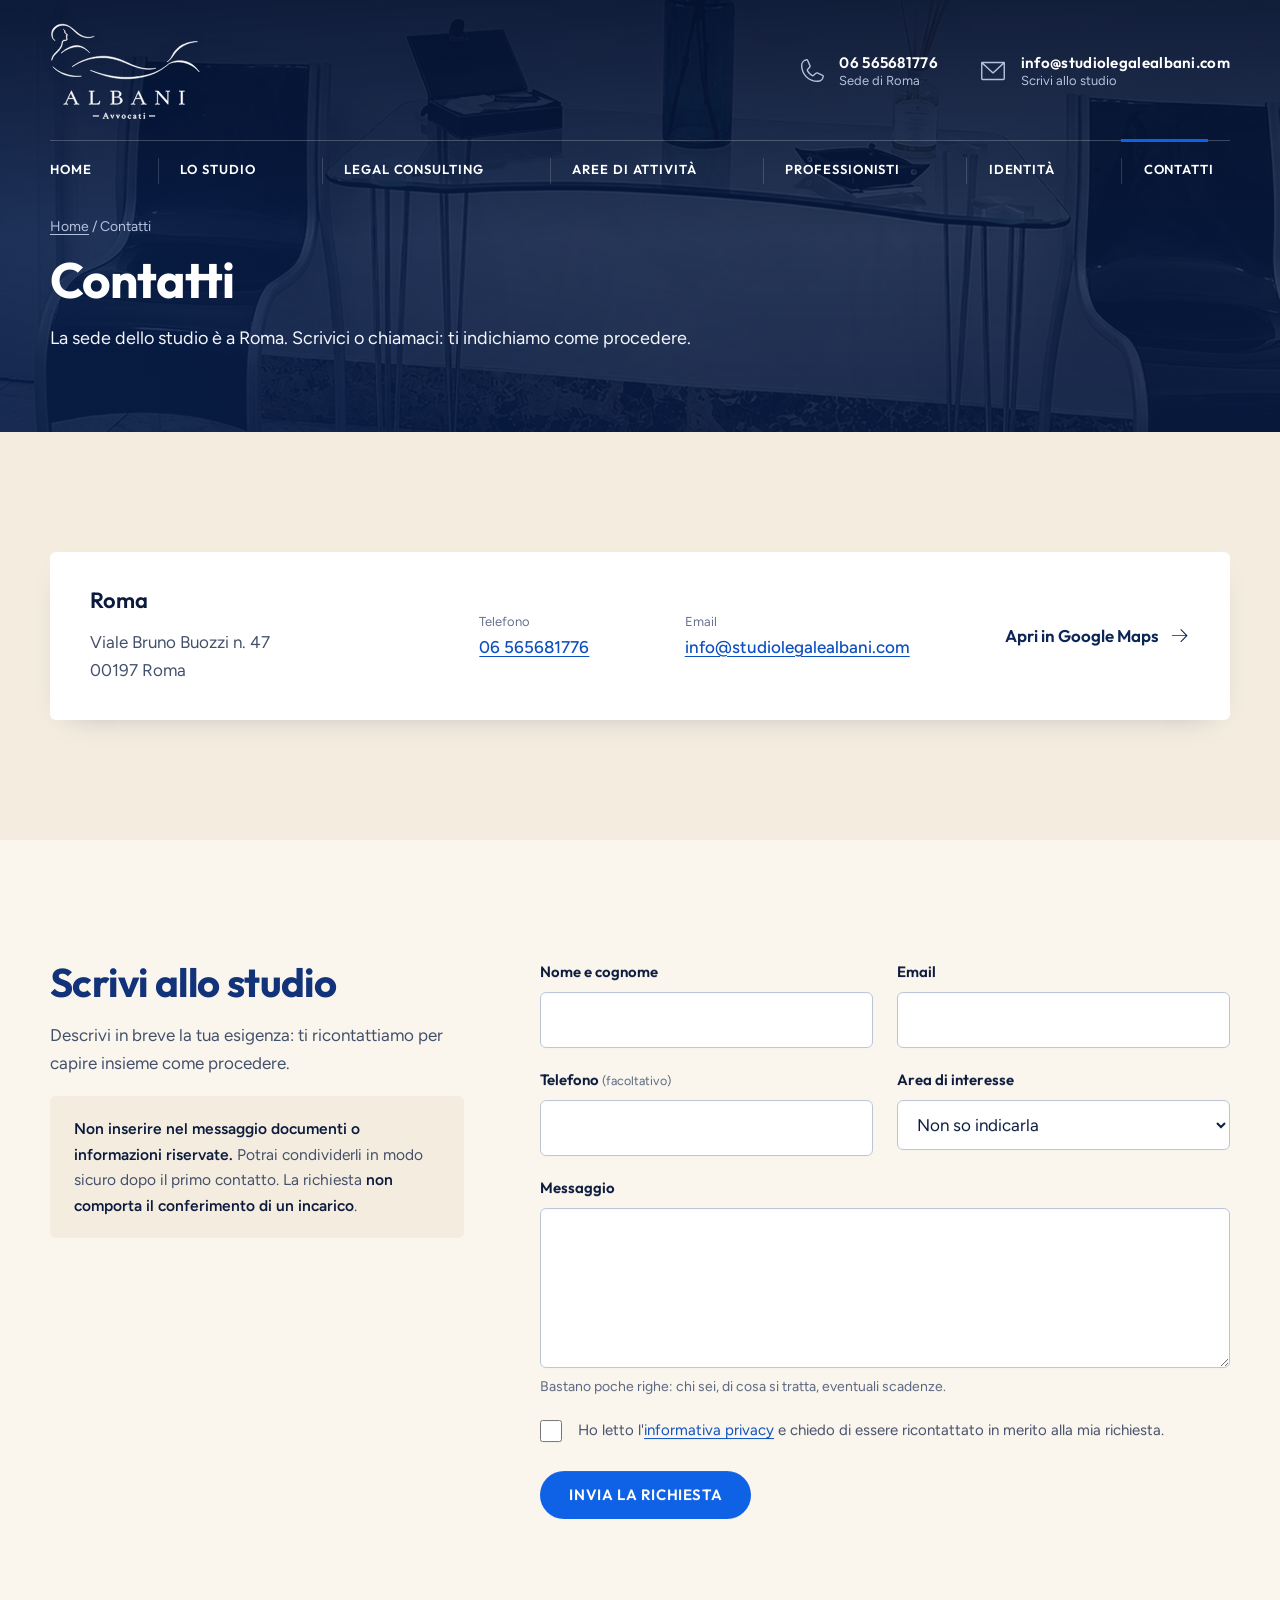
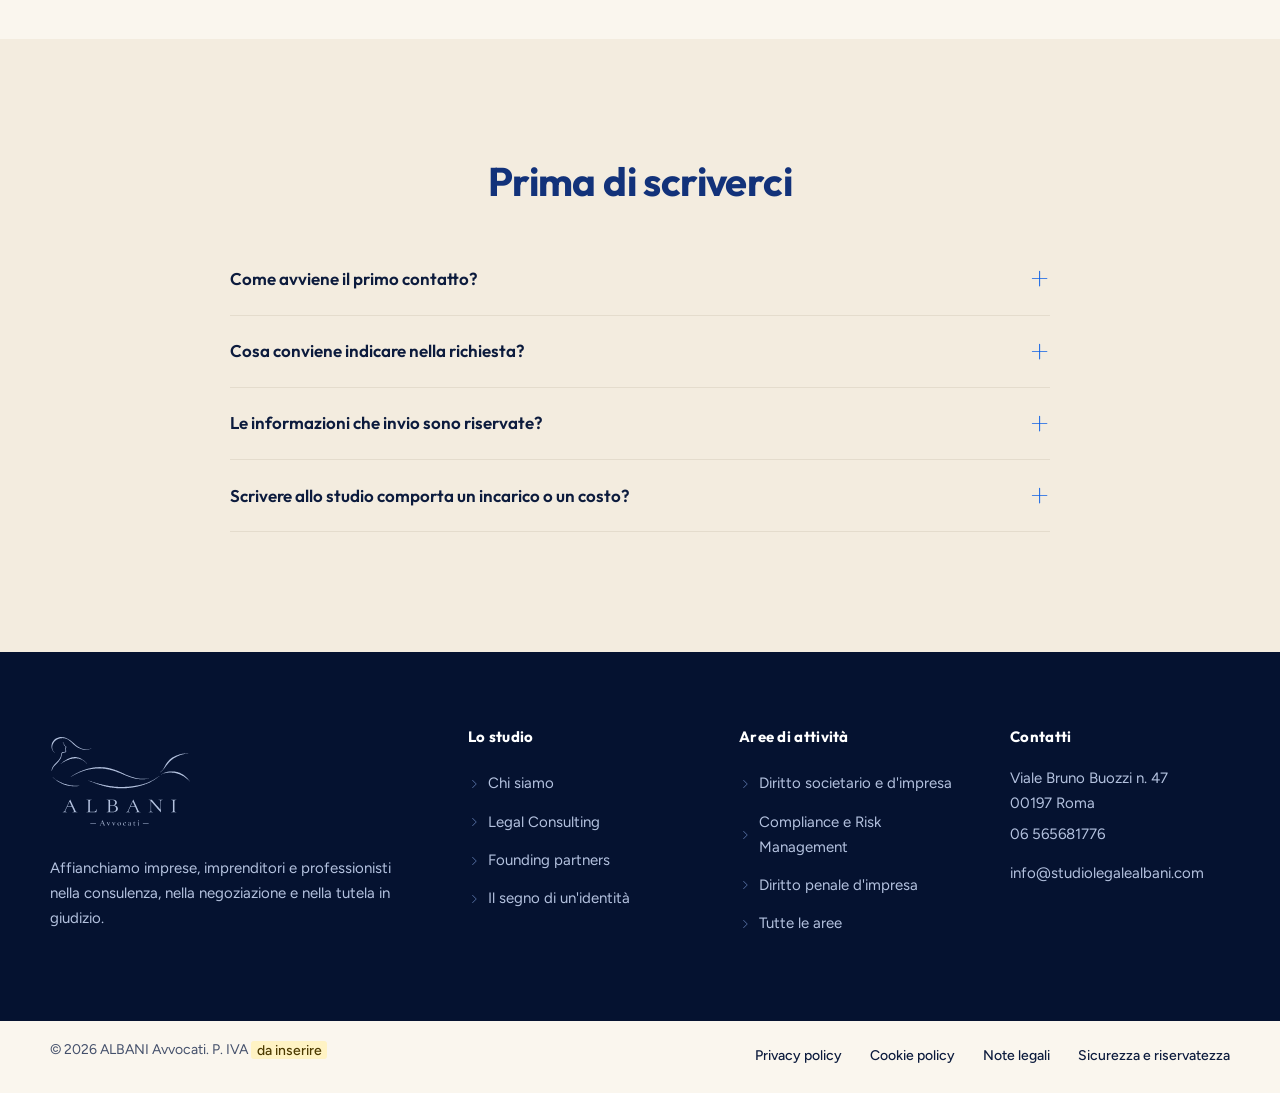
<file: contatti.html>
<!DOCTYPE html>
<html lang="it">
<head>
<meta charset="utf-8">
<meta name="viewport" content="width=device-width, initial-scale=1">
<title>Contatti | ALBANI Avvocati</title>
<meta name="description" content="Contatta ALBANI Avvocati: sede di Roma in Viale Bruno Buozzi 47. Telefono, email e modulo di contatto.">
<link rel="canonical" href="https://www.studiolegalealbani.com/contatti.html">
<meta name="theme-color" content="#081b42">
<meta name="format-detection" content="telephone=no">
<meta name="referrer" content="strict-origin-when-cross-origin">
<meta property="og:type" content="website">
<meta property="og:locale" content="it_IT">
<meta property="og:site_name" content="ALBANI Avvocati">
<meta property="og:title" content="Contatti | ALBANI Avvocati">
<meta property="og:description" content="Contatta ALBANI Avvocati: sede di Roma in Viale Bruno Buozzi 47. Telefono, email e modulo di contatto.">
<meta property="og:url" content="https://www.studiolegalealbani.com/contatti.html">
<meta property="og:image" content="https://www.studiolegalealbani.com/assets/img/og-albani.jpg">
<meta name="twitter:card" content="summary_large_image">
<link rel="icon" href="favicon.svg" type="image/svg+xml">
<link rel="manifest" href="site.webmanifest">
<link rel="preload" href="assets/fonts/outfit-latin-wght-normal.woff2" as="font" type="font/woff2" crossorigin>
<link rel="preload" href="assets/fonts/figtree-latin-wght-normal.woff2" as="font" type="font/woff2" crossorigin>
<link rel="stylesheet" href="assets/css/site.css">
<script src="assets/js/boot.js"></script>
</head>
<body>
<svg class="sr" aria-hidden="true" focusable="false"><defs><symbol id="logo" viewBox="317 205 923 600"><path d="M327 271.25L327 275L326.75 275.25L327 285.25L327.75 287.75L328 291.25L328.75 293.25L329 295.25L332 302.75L335 307.75L337.5 311L340.25 313.75L347.25 318.75L348.75 319L348 318L344.5 315.75L341 312.75L337.25 308.25L335.75 305.5L334.75 302.25L334 301L331.75 291L331.25 283.5L331.5 283.25L331.75 278.25L332.75 274.25L332.75 273L334 268.75L334.75 267.5L336 263.75L339.75 256.5L345 249.25L351.25 243L358.25 237L362.5 234.25L367 232L377.25 228L379.75 227.75L381.5 227L384.25 226.75L386.75 226L395 225.5L395.25 225.25L407 225.75L409.75 226.5L413.25 226.75L415.25 227.5L417.75 227.75L419.5 228.5L421.25 228.75L430.75 232.75L434.25 234.75L446.75 244L458.25 254L469.5 264.75L487.5 279.5L500.25 287.75L507.5 291.5L509.25 292L512.5 293.75L513.75 294L514.75 294.75L515.5 294.75L520.75 296.75L521.75 296.75L523.25 297.5L526.25 298L528 298.75L530.25 299L532 299.75L533.75 299.75L538.5 300.75L542 300.75L545 301.25L555 301.25L567 299.75L568.5 299L571 298.75L572.5 298L574.5 297.75L576 297L578.25 296.5L578.75 296L580.75 295.75L581.75 295L583.25 294.75L584 294L585.5 293.75L586.25 293L587.5 292.5L587.25 292L586.5 292L585.5 292.75L583.75 293L579.75 294.75L577.75 295L576.5 295.75L574.25 296L572.25 296.75L565 298L554.75 298.5L554.5 298.75L549.75 298.5L547.25 298L543.25 298L538.75 297L536.75 297L533.5 296L531.25 295.75L529.75 295L527.75 294.75L526.5 294L522.25 292.75L515.5 290L508.75 286.75L500.5 281.75L494.75 277.75L478.75 265L474.5 261L464.25 252.75L458.75 247.75L448.5 240L437.75 233L428 227.25L421 224L420.25 224L415 222L413.25 221.75L411.75 221L410.5 221L407.5 220L404.5 219.75L401.75 219L385.5 218.75L377.25 220L364.25 224L359.5 226.25L353 230.25L346.75 235L343.75 237.75L339.75 242.25L335 248.75L332 254.5L329 261.75L328.75 264L328 265.5L327.75 269ZM399.75 250L399.25 250.5L404 255L406 258L406.5 260L407 269L408 271.75L410.25 274.75L416 279L420 283L419.75 285.25L416 288L415 289.5L415 291.25L417 293.25L417 295.5L418 297.75L417.75 299L416.25 301L416 303.5L417.75 305.5L418.5 307.5L418.75 309L418.5 311.75L416.75 313.75L414 314.75L409.75 315.25L406.25 315.25L400.5 316.25L396.5 318.25L393.75 320.75L392.25 323L391 325.75L390.75 327.5L390 329.25L389.75 332.5L389 335L388.75 338.75L388 340.75L387.75 343L386 348L383.75 352.75L380.75 358L374 368.25L366.75 375.5L362.75 380.25L357.25 385.75L356 387.5L350 393.25L344.5 399.25L336 410.5L331.75 418.75L329 426.5L329 427.75L328 430.5L328 432.5L327 437.5L327.25 439.5L327.75 439.5L328.75 438L333 426.25L337 418.75L339.75 414.5L345.25 407.25L348.75 403.25L372.25 379L383.5 363.75L386.75 358.25L389.75 351.25L390 349.5L390.5 348.75L391 346L391.75 344.25L392 341.75L392.75 340L392.75 337.5L393.75 334.25L394 331.75L394.5 331L394.75 329.25L396.75 324.5L399 322.25L401.25 321L403 320.75L404.75 320L410.75 319.5L412.75 318.75L415 318.5L419 317L421.5 315L422.75 312L422.75 308.5L420.75 302L420.75 300.25L421.5 298.75L421.25 297L421.5 293.75L419.5 290.75L419.5 290.25L423.5 286.25L423.75 282L422.25 280L414.75 275L411.5 271.75L410 268.25L409.75 264.75L407.75 257.75L405.75 255L403.5 252.75ZM334 479L334 479.5L338 483.75L347.5 492L354.5 497L363.75 504.75L374 511L374.75 511.75L375.75 512L380 514.75L381 515L389.75 520L396 522.75L397.25 523L402.75 525.75L403.5 525.75L408 527.75L408.75 527.75L417 530.75L418 530.75L420.25 531.75L421.5 531.75L423.25 532.5L425.25 532.75L427.5 533.75L429 533.75L431 534.5L433.75 534.75L436.5 535.75L438.5 535.75L441.75 536.75L445.75 537L449.5 537.75L456.25 538L460.5 538.75L489.75 538.75L490 538.5L495.75 538.5L498.75 538L506.5 537.75L509 536.75L509 536.5L482.75 536.75L476 536L471.5 536L465.75 535L460.5 534.75L458 534L454 533.75L446.75 532L444.75 532L441.5 531L438.25 530.75L437.25 530.25L435 530L432.25 529L430.25 528.75L428.5 528L426.5 527.75L425 527L422.75 526.75L422 526.25L418 525L416 524.75L414.5 524L413.5 524L396 517.75L395 517L386.5 513.75L385.5 513L382.75 512L376.25 508.75L361.5 500L353.5 494.75L343.25 486.75L334.75 479.25ZM559 391.75L551.75 384L538 372L531.5 367.5L523.25 361L510.75 355L505.5 353L503.75 352.75L502.25 352L500 351.75L498.25 351L496.25 351L492 350L485.25 349.25L476 349.25L471 350L465.75 350.25L456.75 352L448 355L447.25 355L445.25 356L443.75 356.25L431.25 362L418.75 369L406.75 377L386 394L385.25 395.5L387.25 394.75L395.75 388L403.25 383L415.5 376L424.25 371.75L427.75 370.5L428.25 370L435.25 367.5L438.25 366L439.75 365.75L441.5 364.75L442.25 364.75L444.5 363.75L445.5 363.75L450 362L452 361.75L453.5 361L455.75 360.75L457.75 360L460.5 359.75L464 358.75L467.25 358.5L468.5 358L473 357.75L480.25 356.75L492.75 357L495.75 357.75L498.25 357.75L503 358.75L504.5 358.75L512.5 361L515.25 362.5L519 363.75L528.5 368.25L535.75 372.75L546.5 381L553.25 387.25L557.25 391.75L558.25 392.5L559 392.5ZM452 478.5L452.25 479L453.25 478.75L454 478L455 477.75L474.25 466L493.25 456L494.5 455.75L500 453L503.75 451.75L505.25 450.75L511.5 448L513 447.75L522 444L523.75 443.75L525.5 442.75L526.25 442.75L532.75 440L534.75 439.75L535.5 439.25L538 438.75L545.5 436L548.25 435.5L549 435L551 434.75L553.75 433.75L555 433.75L557.75 432.75L559 432.75L560.75 432L563.25 431.75L566 430.75L567.5 430.75L569.5 430L573.5 429.5L575.5 428.75L577.25 428.75L581 427.75L583.25 427.75L586.75 426.75L589.25 426.75L592.5 426L597 425.75L600.5 425L607 424.75L611.75 424L619.75 423.75L623.5 423.25L649.25 423.25L649.5 423.5L657.5 423.75L657.75 424L663.5 424.25L665.5 424.75L670.75 425L674 425.75L676.75 425.75L681.75 426.75L684 426.75L687.5 427.75L690 427.75L692.25 428.5L699.75 429.75L702.75 430.75L704.25 430.75L707 431.75L708.5 431.75L710.5 432.5L720.5 434.75L726.5 436.75L727.5 436.75L729.5 437.75L730.5 437.75L732.75 438.75L733.75 438.75L735.25 439.5L743.5 442L744.75 442.75L748.5 443.75L753 445.75L754.5 446L761 448.75L764.5 449.75L768.75 451.75L781.75 456.75L785.75 458.75L786.5 458.75L788.25 459.75L789.5 460L797.75 463.75L804 466L809.75 468.75L810.5 468.75L812.25 469.75L815.75 470.75L817.5 471.75L821 472.75L822.75 473.75L824 474L827.75 475.75L832 477L833.25 477.75L834.75 478L836 478.75L840.75 480L841.5 480.5L843 480.75L851.5 483.75L856 484.75L857.5 485.5L860.25 486L862 486.75L863.25 486.75L865.75 487.75L868.25 488L870.25 488.75L871.75 488.75L874.75 489.75L876.5 489.75L879 490.5L882.25 490.75L886.25 491.75L888.25 491.75L893 492.75L895.25 492.75L901.25 493.75L925 494.25L925.25 494L934.75 493.75L940.5 492.75L945 492.5L948 491.75L950.25 491.75L952.25 491L955.5 490.75L957.5 490L960.5 489.75L962 489L964.25 488.75L965.25 488.25L965.25 488L961.25 488L960 488.5L954.5 489L951.5 489.75L939 491L914 491L907.25 490L902 489.75L899 489L894 488.75L891.5 488L889 488L885.5 487L883.75 487L880.5 486L879.25 486L876.5 485L874 484.75L872.25 484L871 484L868 483L866 482.75L861 481L860 481L857.5 480L855.75 479.75L854.25 479L852.25 478.75L848 477L843.75 475.75L842.5 475L838.75 474L837 473L836.25 473L830 470.75L828.75 470L827.25 469.75L826 469L824.5 468.75L823.25 468L822.5 468L818.5 466L817.25 465.75L808.75 462L803 459L799.5 457.75L794.25 455L793.5 455L788 452.25L786.25 451.75L779 448L773.25 445.75L772.25 445L771 444.75L765.25 442L764 441.75L763 441L761.5 440.75L761 440.25L759.75 440L758 439L756.75 438.75L753.25 437L746.25 434.25L741 432.75L739.75 432L738.25 431.75L737 431L735.25 430.75L734 430L732.25 429.75L728 428L726.25 427.75L724.75 427L722.75 426.75L721.25 426L719.25 425.75L718.5 425.25L715.75 424.75L714 424L707.75 422.75L706 422L704.5 422L701.5 421L699 420.75L697.25 420L695.5 420L692 419L688.5 418.75L686.25 418L682.75 417.75L680 417L675.5 416.75L672.5 416L666.25 415.75L661.5 415L647.25 414.75L647 414.5L624.75 415L615.75 416L612 416L608.25 416.75L602.5 417.25L594.75 418.75L591 419L588.5 419.75L585.5 420L578 422L575.5 422.25L574.5 422.75L571 423.25L570.25 423.75L563.5 425.25L558.5 427L557.25 427L555 428L554 428L552.5 428.75L551 429L549.75 429.75L548 430L543.5 431.75L538.5 433L534.75 434.75L533.25 435L528.75 437L528 437L526.75 437.75L522.5 439L518.25 441L517.5 441L508.75 445L507.25 446L501.75 448.25L501.25 448.75L500 449L497.25 450.75L492 453.25L475.25 463L459.5 473ZM1230.75 510.25L1229.75 508.25L1224.75 501.5L1212.75 487L1205.75 480L1196.75 472L1184 462.75L1173.75 457L1168.5 454.75L1165.5 453L1158.25 450L1156.5 449.75L1155.25 449L1153.5 448.75L1148.75 447L1147.5 447L1144.5 446L1142 445.75L1140 445L1137 444.75L1135 444L1131.25 443.75L1128.25 443L1118.75 442.5L1118.5 442.25L1103.5 442.25L1103.25 442.5L1094.75 443L1091.5 443.75L1088 444L1084.75 445L1083.25 445L1080.25 446L1079 446L1077 446.75L1075 447L1073.5 447.75L1068.5 449L1067.25 449.75L1063.5 451L1054.25 455.75L1050.75 457L1044.75 460L1030.5 471.75L1029.75 472L1021 478.75L1007.5 487.75L1003.75 489.75L1002.25 491L993 496.75L969.5 508.75L963.5 511.25L963 511.75L961.75 512L960.75 512.75L959.5 513L958.5 513.75L957.25 514L955.5 515L954.75 515L953.75 515.75L952.5 516L946.25 518.75L944.75 519L940.25 520.75L938.5 521L936.5 522L931.75 523L922.5 526L916.75 527.25L916 527.75L913.75 528L911 529L909.5 529L902.5 531L901 531L897.75 532L895.25 532.25L894.5 532.75L891.5 533L888.5 534L887 534L883.25 535L881.5 535L878 536L875.75 536L873 536.75L867 537.25L865.75 537.75L862.25 538L859.25 538.75L854.75 539L842.75 540.75L837.25 541L831.5 542L826.75 542L817.25 543L811.75 543L811.5 543.25L801.75 543.5L801.5 543.75L791.75 543.75L791.5 544L768.75 543.75L768.5 543.5L762.25 543.5L757.5 543L751.5 543L743.75 542L736.25 541.75L734.5 541.25L727.25 540.75L724.25 540L721.75 540L716.75 539L712.25 538.75L709.25 538L705 537.75L703 537L701.25 537L697.5 536L694 535.75L691.75 535L688 534.75L686 534L683 533.75L681.25 533L679.5 533L676.75 532.5L675.75 532L672.5 531.75L670.5 531L663 529.75L661.25 529L655.75 528L653 527L651.75 527L648.5 526L641.75 524.75L641 524.25L634.75 522.75L633.25 522L631.25 521.75L629.75 521L628.75 521L626 520L624.75 520L622.25 519L616.75 517.75L616 517.25L613.5 516.75L609 515L607.25 514.75L602.75 513L600.75 512.75L597 511.25L594.5 510.75L585 507.25L582.75 506.75L579.25 505.25L576.25 504.5L573 503L571.25 502.75L567.5 501L565.25 500.75L564.5 500L564 500.25L564.25 500.75L565.25 501L565.5 501.5L569.5 503L570.5 503.75L574.5 505L575.5 505.75L576.75 506L580.5 507.75L582 508L588.25 510.75L589 510.75L590.75 511.75L592.25 512L605.75 517.75L606.5 517.75L611.25 519.75L615.75 521L617 521.75L617.75 521.75L619.75 522.75L624 524L627.25 525.5L629.75 526L631.25 526.75L632.25 526.75L638 528.75L639 528.75L643.5 530.5L646 531L647.25 531.75L652.75 533.25L653.5 533.75L654.5 533.75L660.75 535.75L665.5 536.75L667.75 537.75L669 537.75L670.75 538.5L674 539L674.75 539.5L677.75 540L679.5 540.75L682 541L683.5 541.75L685.25 541.75L687.25 542.5L690 542.75L693.25 543.75L695 543.75L698.75 544.75L702 545L704 545.75L706 545.75L710 546.75L713.75 547L716.5 547.75L720.75 548L723.75 548.75L726.25 548.75L731.5 549.75L735 549.75L739 550.5L745.5 550.75L753.75 551.75L761 551.75L761.25 552L768.25 552L768.5 552.25L775.25 552.25L775.5 552.5L793 552.5L793.25 552.25L799.5 552.25L799.75 552L813.75 551.75L822.5 550.75L827.5 550.75L831.25 550L836 549.75L842 548.75L846.5 548.5L849.75 547.75L852 547.75L856.25 546.75L858.25 546.75L861 546L864.25 545.75L866.5 545L870 544.75L872 544L875.25 543.75L878.5 542.75L880.5 542.75L884.25 541.75L885.75 541.75L887.5 541L889.75 540.75L893 539.75L894.25 539.75L896.75 538.75L898.25 538.75L899.75 538L902.75 537.5L904.5 536.75L906.75 536.5L907.5 536L909.5 535.75L912.25 534.75L913.5 534.75L916.25 533.75L917.25 533.75L918 533.25L923.5 531.75L925.75 530.75L926.75 530.75L928 530L929.75 529.75L934 528L935.5 527.75L936.75 527L938.25 526.75L942.5 524.75L943.25 524.75L944.5 524L948.25 522.75L954.5 519.75L955.25 519.75L962.75 516L964 515.75L970.5 512.5L972.75 511L977.75 508.75L980.5 507L981.5 506.75L982.25 506L983.25 505.75L989 502L990 501.75L995.75 497.75L1004.5 492.5L1011.75 486.75L1016.5 483.75L1022.5 479L1027.75 475.5L1031 473L1039.5 464.75L1045.25 461.25L1049.75 459L1051 458.75L1052 458L1057.75 455.75L1058.75 455.75L1061.25 454.75L1063 454.75L1066.25 453.75L1068 453.75L1069.75 453L1072 452.75L1074 452L1077.5 451.75L1082.5 450.75L1086 450.75L1091 450L1103.75 449.75L1104 450L1111 450L1113.75 450.5L1122.75 451L1125.5 451.75L1128 451.75L1131.75 452.75L1133.5 452.75L1135.25 453.5L1137.75 453.75L1140.5 454.75L1141.75 454.75L1143.5 455.5L1146.25 456L1147 456.5L1150 457L1154.5 458.75L1156.25 459L1156.75 459.5L1160.75 460.75L1161.75 461.5L1163.5 462L1164.5 462.75L1165.75 463L1166.75 463.75L1172.25 466L1180.25 470L1188.5 474.75L1194.75 478.75L1203 484.75L1220 499L1230.5 510.5ZM1219.75 325.25L1217 324.75L1208.75 324.75L1208.5 325L1201.25 325L1194.25 326L1191 326L1187.5 326.75L1181.75 327.25L1180.75 327.75L1177.75 328L1175.5 328.75L1172.75 329L1169.5 330L1168.25 330L1166.25 330.75L1164.25 331L1148 336.25L1141.75 339L1141 339L1139.25 340L1138.5 340L1137.5 340.75L1135.5 341.25L1125.5 346.25L1115.25 352.25L1110.75 355.25L1102.25 362L1096.5 367L1088 375.75L1081 384.25L1074.25 393.75L1071 399.25L1068.75 404.25L1064 412.25L1063.5 413.75L1054 429.5L1046.5 438.5L1041.25 443L1036 447L1035.25 447.25L1034.75 448L1034 448.25L1034 448.75L1043.5 442.75L1049.25 438L1051.75 435.5L1064.75 420.25L1078.75 401L1084.75 393.5L1092.5 384.5L1098.75 378L1109.5 367.75L1124.5 356.75L1133.75 351L1145.25 345L1161 338L1162.5 337.75L1164.5 336.75L1165.5 336.75L1166.75 336L1168.5 335.75L1179 332L1181.25 331.75L1184.25 330.75L1185.5 330.75L1187 330L1189.75 329.75L1192.5 328.75L1195.5 328.5L1197.75 327.75L1201.5 327.5L1202.5 327L1207 326.75L1211.25 326L1218.5 325.75L1219.75 325.5ZM448.5 626L447.5 626.5L446 630.25L442 637.75L440.75 641L440 642L439.75 643.25L436 650.5L435.75 651.75L435 652.75L433 657.75L432 659.25L431.75 660.5L431 661.5L423 679.25L422 680.75L419.75 686.25L419 687.25L418.75 688.5L418 689.5L413 701.25L410.5 704L407.5 705.75L404.5 706.25L403.5 706.75L400.5 707L400.25 707.25L400.5 708.5L427 708.5L427.25 708.25L427.25 707.25L426.75 707L423 706.75L420.25 706L418.5 705L417 703L416.75 700.75L418 697L418.75 696L419 694.75L419.75 693.75L419.75 693L422.75 687L423.75 684.25L424.75 682.75L428 675L429 674.25L460 674.25L460.5 674.5L462 676.5L462 677.25L463 678.75L463 679.5L467 687.25L470 694.5L472.75 699.75L473.5 702.25L473 704.25L471.5 705.75L467.75 706.75L464 707L463.25 707.75L463.5 708.25L464 708.5L493.5 708.5L493.75 708.75L495 708.75L495.75 708.25L495.5 707L492 706.75L488 705.5L486.75 704.75L484.25 701.75L482 697.25L481.75 696L481 695L480.75 693.75L478 688.75L475.75 683.25L471 674L470.75 672.75L467.75 666L465 661.25L462.75 656.25L462.5 655L462 654.5L461.75 653.25L456.75 643.75L454.75 638.75L450.75 631L449 626.5ZM444.25 640L445 640.25L445.75 641.75L446 643L449 648.75L451 653.75L451.75 654.75L452 656L455.75 663.25L456 664.5L459 670.75L459 671.75L458.25 672.25L457.5 672L430.25 672L429.75 671.25L435 660L435.75 657.75L436.75 656.25L437 655L438.75 652L439 650.75L439.75 649.75L441.75 644.75ZM555 627.5L555.25 628.75L561 629L564.5 630.25L565.75 631.25L567 634.25L567 702L565.75 704.25L564 705.5L560 706.75L555.25 707L555 708.25L555.25 708.5L618.75 708.5L619.75 707L620.75 700.25L621.75 697.25L622 694.75L622.75 693L623.25 689L623 688L621.75 688.25L618.75 695L615.75 699.25L611 703L607 704.75L602.5 705.75L599.75 705.75L599.5 706L584.5 706.25L584.25 706L580 706L577.75 704L577 701.5L577 635.25L578 632.25L580 630.25L584.5 628.75L588.25 628.75L588.75 628.5L589 627.75L588.25 627L584.75 627L584.5 627.25L581.25 627.25L581 627L558.25 627.25L555.75 627ZM687 627.25L686.5 627.75L686.75 628.75L692.75 629L695.75 630L697.5 631.75L698.5 634.75L698.75 636.75L698.5 638L698.75 639.75L698.5 641.75L698.5 700.5L698 703.25L696.25 705.25L693.5 706.25L689.25 707L687 707L686.5 708L687 708.5L729.5 708.5L729.75 708.25L732.5 708.25L736.5 707.75L743.25 705.75L747.75 703.75L752.5 700.75L755.75 697.5L758.75 691.75L759 689.75L759.75 687.75L759.75 682.5L759 680.75L758.75 678.75L755.5 673.25L751.75 670L745.75 667L738 665L735.5 665L735 664.5L735.75 663.5L739 662.75L745.25 659.5L749 656.25L751.75 652L752.75 648.5L752.75 641.5L752 640.25L751.5 638.25L749.5 635.25L747.5 633.25L744.25 631L740.25 629.25L735.25 628L733.25 628L729 627.25ZM709.25 666L725 665.75L732.75 666.75L735 667.75L735.75 667.75L740.25 670L744 673.5L745.75 676L747 679L747 680L748 682.75L748 688L747 691.25L747 692.25L746 694.75L744.25 697.75L742.25 700L738.75 702.75L736.5 704L729.75 706L724.5 706L724.25 706.25L712.5 706L710.5 705.25L709.25 704L708.75 703L708.75 666.5ZM709.25 629L713 629L713.25 628.75L727.25 629L730.5 629.75L733 630.75L735.25 632L737.75 634.25L740 637.5L741 639.75L742 643.5L742 647.25L741 650.5L740.75 652.75L740 654L739.75 655.25L738.25 657.5L736 659.75L734.25 661L729 663L727.5 663L725.25 663.75L709.25 663.75L708.75 663.25L708.5 662.5L708.75 660L708.75 629.5ZM812 707.25L812 708.25L812.75 708.75L813 708.5L837 708.5L838.25 708.75L839 707.75L838.5 707L834.25 706.75L831.5 706L830.25 705.25L828.75 703.25L828.75 700.25L830.75 695L832.75 691.25L833 690L834.75 687.25L836 684L836.75 683L838.75 677.5L839.75 676L839.75 675.25L840.5 674.5L871.75 674.25L873 675.25L875 679.5L875 680.25L876 681.75L879 689L880 690.5L880 691.25L881 692.75L884.75 701.25L884.75 703.25L883.25 705.25L882.25 706L879.25 706.75L875.25 707L875 707.25L875.25 708.5L906.25 708.5L907 708.75L907.75 708.25L907.5 707L903.75 706.75L899.75 705.5L898.5 704.75L896 702L888.75 687L887.75 684.25L886.75 682.75L883.75 675.5L881 670.25L875.75 658.25L873.75 654.75L869.75 645.5L866.75 640L864.75 635.5L864.75 634.75L860.5 626.25L859.25 626.5L854 638.25L850 646.25L847 653.5L844 659L843.75 660.25L843 661.25L841.75 664.75L839 670.25L838.75 671.5L833 683L831 688.25L825 701.25L822.25 704.25L821 705L816.75 706.5ZM856 639.75L856.5 639.75L857.25 640.5L859.25 645.25L860 646.25L860 647L861 648.5L861 649.25L862.75 652.25L863 653.5L866.75 661L867 662.25L867.75 663.25L868 664.5L871 670.75L871 671.5L870.5 672L842.25 672L841.75 671.5L841.75 670.75L842.75 669.5ZM1051.75 627.5L1051.25 627L1048.75 627L1048.5 627.25L1025.75 627L1025 627.5L1025 628.25L1025.5 628.75L1031 629L1034 630.25L1036.25 632.5L1037 634L1037.5 636.25L1037.5 659.25L1037.75 659.5L1037.5 690.25L1036.75 690.5L1034.75 688.75L1019.75 671.5L1010 661L981 627.75L980.25 627.25L961.25 627.25L961 627.5L961.25 628.75L965.5 629L969.5 630.25L972 632.5L973.75 635L973.75 698L972.75 702L970.25 705L968.5 706L965.25 706.75L961.25 707L961 707.25L961.25 708.5L986.75 708.5L987.5 708.75L988.5 708.25L988.5 707.25L988 707L983.5 706.75L980.75 706L979 705L977 702.5L976.25 698L976.5 641.25L976.25 640.5L976.5 639.75L977.5 639.25L1008.75 675L1011.75 678L1015 682.25L1038 708L1039 709L1039.75 709.25L1040.5 708.5L1040.5 685L1040.25 684.75L1040.5 635.75L1040.75 634.25L1041.75 632L1044 630L1047.75 628.75L1051.25 628.75L1051.75 628.25ZM1107.5 627L1107 627.5L1107.25 628.75L1112.5 629L1116 630.25L1117.75 632L1119 636.25L1119 639L1118.75 639.25L1119 699.25L1118.5 702.5L1117.75 704L1116.5 705.25L1115.25 706L1112.25 706.75L1107.25 707L1107 708.25L1107.5 708.75L1108.5 708.5L1140.5 708.5L1140.75 708.25L1140.5 707L1135 706.75L1131.75 705.5L1130 704L1128.75 700.75L1128.75 640.5L1129 640.25L1128.75 635.75L1129 633.75L1129.75 632.25L1131.5 630.5L1132.75 629.75L1137 628.75L1140.5 628.75L1141 628.25L1141 627.5L1140.5 627L1135 627L1134.75 627.25L1121.5 627.25L1121.25 627L1108.75 627.25ZM579.5 779.25L579.5 781L580.5 781.75L581.25 781.5L583.5 781.75L593.25 781.75L593.5 781.5L615.75 781.75L616.5 781.5L617 780.5L617 779.5L616.25 778.75L580.25 778.75ZM659.5 761L658.5 761L658 761.5L658 762.25L654.75 768.75L651.75 776.5L651 777.5L649.75 781L648 784.25L645 791.5L642.75 793.75L640.75 794.5L640.25 795L640.5 795.5L648.75 795.5L649 795.75L651 795.5L650.5 794.5L648.25 794L647 792.75L646.75 791.5L648 788L649.75 784.5L650 783.25L651.5 781.75L652.5 782L663.5 782L667.75 791.5L667.75 793.25L667 794L664.75 794.75L665 795.5L671.25 795.5L671.5 795.25L676.25 795.5L676.5 794.75L674.5 793.75L673 791.75L670.75 786.5L670 785.5L667.75 779.75L667 778.75L666.75 777.5L666 776.5L665.75 775.25L665 774.25L664.75 773L661 765L660.75 763.75L660 762.75ZM657.25 768L658 768.75L660 774.25L662.75 779.75L662.25 780.75L652.25 780.75L651.75 780.25L651.75 779.25L652.75 777.75L653 776.5L655.75 770.75L656.5 768.5ZM687.5 774L687.25 774.75L688.5 775.25L689.75 777L695 788.75L696 790.25L696 791L696.75 792L697 793.25L698 795.25L698.75 795.5L699.75 794.5L702 788.75L703 787.25L707 777L708.25 775.5L709.75 774.75L710 774.25L709.75 774L704.25 774L704 773.75L702.5 774L702.5 774.75L703.75 775L704.75 775.75L705.25 777.5L703 784L701.75 786.25L701 788.5L700.25 789L698 785.25L697.75 784L696 781L694.25 776.5L694.25 775.75L695 775L696.75 774.75L697 774.25L695.75 773.75L695.5 774ZM744.25 774L743.25 773.75L736.75 774L736.75 774.75L738.25 775L739 775.5L739.5 776.25L739.5 777.75L737.75 782.75L737 783.75L736.75 785.25L734.75 788.75L733.75 788.25L732.75 785.5L731 782.5L730.75 781.25L728.75 777.25L728.75 775.5L729.75 774.75L731 774.75L731.25 774.25L731 774L721.5 774L721.5 774.75L723 775.25L724 776.25L725 778.5L725 779.25L728.75 786.75L729 788L729.75 789L730 790.25L732.25 795.25L733.75 795L736 789.25L738.75 783.75L739 782.5L740.75 778.75L741 777.25L743 775L744.5 774.5ZM765.25 773.75L762.5 775L759 778.25L757 782.75L757 787L758 789.25L758 790L759 791.75L762.5 794.75L765.25 795.75L767.75 796L771 795.75L774.5 794.25L777.5 791.5L778.75 789.25L779.5 786.75L779.5 782.5L778.75 780.75L778.75 779.75L777.75 778L774.75 775.25L772.25 774L769.75 773.5ZM766.25 774.75L768.75 774.75L771.25 776L772.5 777.25L773.75 779.25L774.75 782.5L775 788L773.75 791.75L771.75 793.75L770.25 794.5L767.75 794.5L766 793.75L763.5 791L762 787L761.75 785.5L762 779L762.75 777.25L765.25 775ZM803.25 773.75L800 775L796 778.25L794 781.75L793.75 787.5L794 789L795 791.25L797.25 793.75L798.75 794.75L801.5 795.75L806.5 795.75L811.25 793.75L812.75 792.25L812.5 791.75L811.75 791.75L809.25 793L805.25 793.25L803.75 793L801.25 791.5L800 790.25L798.75 787.75L798.25 785.25L798.25 782L798.75 779.75L799.75 777.5L802.75 775L804.75 774.75L806.5 775L807.25 776.25L807.5 778.25L809.25 779.75L811.5 779.75L812.5 779L812.75 776.25L811.25 774.75L809.5 774ZM829.5 776L828 777.5L827.5 778.5L827.5 780L828.75 781L830.25 781L831.75 779.75L832 776.75L834.5 774.75L837.25 775L838.5 776.25L839 777.5L839 782.75L838.25 783.75L834.25 785L830 787.25L827.75 789.25L827 791L827 792L828 794.25L830.5 795.75L833 795.75L838.75 793L839.5 793.5L840.25 795.25L842.25 795.5L842.75 795L846 793.75L846.25 793L844.25 792.75L843 791.5L843 778L842.5 776.25L840.25 774.25L838 773.75L834 774ZM838.5 784.75L839 785.25L839 791L838.75 791.5L836.25 793L834.75 793.25L833.5 793L831.75 791L832 788.25L834.5 786.25L837 785ZM866.25 769.5L863 773.25L862.25 773.75L860.5 774L860 774.5L860 775.5L860.5 775.75L862.25 775.5L863 776.5L863 793L863.75 794.25L865.25 795.5L868 796L870 795.75L874.25 793.75L875 792.5L874.75 792L874 792L872.5 793L869.75 793.25L868.25 792.75L867 791.25L866.75 790.5L866.75 776.5L867.5 775.75L873.25 775.75L874.5 774.75L874.25 774L867.25 774.25L866.75 773.75L866.75 769.75ZM895.75 774.25L892.25 775.75L889.25 776.25L889.5 777L890.5 777L891.5 777.5L892.75 779.5L892.5 792.5L891.75 793.75L889.5 794.75L889.75 795.5L891.25 795.25L898.75 795.5L899 795.25L898.75 794.5L897.25 794L896.5 793.25L896.5 788.5L896.25 788.25L896.5 775.25L896.25 774.5ZM893.25 761.75L892.25 762.25L891.5 763.25L891 765.25L892.25 767L893.25 767.5L894.25 767.5L895.75 766.75L896.5 765.75L896.75 764L895.5 762.25L894.5 761.75ZM922.75 779.5L922.75 780.75L923.5 781.75L924.25 781.5L927 781.5L927.25 781.75L934.5 781.75L934.75 781.5L956.25 781.75L956.5 781.5L960 781.5L960.75 780.5L960.75 779.5L959.75 778.75L923.5 778.75Z"/></symbol><symbol id="siren" viewBox="317 205 923 360"><path d="M327 271.25L327 275L326.75 275.25L327 285.25L327.75 287.75L328 291.25L328.75 293.25L329 295.25L332 302.75L335 307.75L337.5 311L340.25 313.75L347.25 318.75L348.75 319L348 318L344.5 315.75L341 312.75L337.25 308.25L335.75 305.5L334.75 302.25L334 301L331.75 291L331.25 283.5L331.5 283.25L331.75 278.25L332.75 274.25L332.75 273L334 268.75L334.75 267.5L336 263.75L339.75 256.5L345 249.25L351.25 243L358.25 237L362.5 234.25L367 232L377.25 228L379.75 227.75L381.5 227L384.25 226.75L386.75 226L395 225.5L395.25 225.25L407 225.75L409.75 226.5L413.25 226.75L415.25 227.5L417.75 227.75L419.5 228.5L421.25 228.75L430.75 232.75L434.25 234.75L446.75 244L458.25 254L469.5 264.75L487.5 279.5L500.25 287.75L507.5 291.5L509.25 292L512.5 293.75L513.75 294L514.75 294.75L515.5 294.75L520.75 296.75L521.75 296.75L523.25 297.5L526.25 298L528 298.75L530.25 299L532 299.75L533.75 299.75L538.5 300.75L542 300.75L545 301.25L555 301.25L567 299.75L568.5 299L571 298.75L572.5 298L574.5 297.75L576 297L578.25 296.5L578.75 296L580.75 295.75L581.75 295L583.25 294.75L584 294L585.5 293.75L586.25 293L587.5 292.5L587.25 292L586.5 292L585.5 292.75L583.75 293L579.75 294.75L577.75 295L576.5 295.75L574.25 296L572.25 296.75L565 298L554.75 298.5L554.5 298.75L549.75 298.5L547.25 298L543.25 298L538.75 297L536.75 297L533.5 296L531.25 295.75L529.75 295L527.75 294.75L526.5 294L522.25 292.75L515.5 290L508.75 286.75L500.5 281.75L494.75 277.75L478.75 265L474.5 261L464.25 252.75L458.75 247.75L448.5 240L437.75 233L428 227.25L421 224L420.25 224L415 222L413.25 221.75L411.75 221L410.5 221L407.5 220L404.5 219.75L401.75 219L385.5 218.75L377.25 220L364.25 224L359.5 226.25L353 230.25L346.75 235L343.75 237.75L339.75 242.25L335 248.75L332 254.5L329 261.75L328.75 264L328 265.5L327.75 269ZM399.75 250L399.25 250.5L404 255L406 258L406.5 260L407 269L408 271.75L410.25 274.75L416 279L420 283L419.75 285.25L416 288L415 289.5L415 291.25L417 293.25L417 295.5L418 297.75L417.75 299L416.25 301L416 303.5L417.75 305.5L418.5 307.5L418.75 309L418.5 311.75L416.75 313.75L414 314.75L409.75 315.25L406.25 315.25L400.5 316.25L396.5 318.25L393.75 320.75L392.25 323L391 325.75L390.75 327.5L390 329.25L389.75 332.5L389 335L388.75 338.75L388 340.75L387.75 343L386 348L383.75 352.75L380.75 358L374 368.25L366.75 375.5L362.75 380.25L357.25 385.75L356 387.5L350 393.25L344.5 399.25L336 410.5L331.75 418.75L329 426.5L329 427.75L328 430.5L328 432.5L327 437.5L327.25 439.5L327.75 439.5L328.75 438L333 426.25L337 418.75L339.75 414.5L345.25 407.25L348.75 403.25L372.25 379L383.5 363.75L386.75 358.25L389.75 351.25L390 349.5L390.5 348.75L391 346L391.75 344.25L392 341.75L392.75 340L392.75 337.5L393.75 334.25L394 331.75L394.5 331L394.75 329.25L396.75 324.5L399 322.25L401.25 321L403 320.75L404.75 320L410.75 319.5L412.75 318.75L415 318.5L419 317L421.5 315L422.75 312L422.75 308.5L420.75 302L420.75 300.25L421.5 298.75L421.25 297L421.5 293.75L419.5 290.75L419.5 290.25L423.5 286.25L423.75 282L422.25 280L414.75 275L411.5 271.75L410 268.25L409.75 264.75L407.75 257.75L405.75 255L403.5 252.75ZM334 479L334 479.5L338 483.75L347.5 492L354.5 497L363.75 504.75L374 511L374.75 511.75L375.75 512L380 514.75L381 515L389.75 520L396 522.75L397.25 523L402.75 525.75L403.5 525.75L408 527.75L408.75 527.75L417 530.75L418 530.75L420.25 531.75L421.5 531.75L423.25 532.5L425.25 532.75L427.5 533.75L429 533.75L431 534.5L433.75 534.75L436.5 535.75L438.5 535.75L441.75 536.75L445.75 537L449.5 537.75L456.25 538L460.5 538.75L489.75 538.75L490 538.5L495.75 538.5L498.75 538L506.5 537.75L509 536.75L509 536.5L482.75 536.75L476 536L471.5 536L465.75 535L460.5 534.75L458 534L454 533.75L446.75 532L444.75 532L441.5 531L438.25 530.75L437.25 530.25L435 530L432.25 529L430.25 528.75L428.5 528L426.5 527.75L425 527L422.75 526.75L422 526.25L418 525L416 524.75L414.5 524L413.5 524L396 517.75L395 517L386.5 513.75L385.5 513L382.75 512L376.25 508.75L361.5 500L353.5 494.75L343.25 486.75L334.75 479.25ZM559 391.75L551.75 384L538 372L531.5 367.5L523.25 361L510.75 355L505.5 353L503.75 352.75L502.25 352L500 351.75L498.25 351L496.25 351L492 350L485.25 349.25L476 349.25L471 350L465.75 350.25L456.75 352L448 355L447.25 355L445.25 356L443.75 356.25L431.25 362L418.75 369L406.75 377L386 394L385.25 395.5L387.25 394.75L395.75 388L403.25 383L415.5 376L424.25 371.75L427.75 370.5L428.25 370L435.25 367.5L438.25 366L439.75 365.75L441.5 364.75L442.25 364.75L444.5 363.75L445.5 363.75L450 362L452 361.75L453.5 361L455.75 360.75L457.75 360L460.5 359.75L464 358.75L467.25 358.5L468.5 358L473 357.75L480.25 356.75L492.75 357L495.75 357.75L498.25 357.75L503 358.75L504.5 358.75L512.5 361L515.25 362.5L519 363.75L528.5 368.25L535.75 372.75L546.5 381L553.25 387.25L557.25 391.75L558.25 392.5L559 392.5ZM452 478.5L452.25 479L453.25 478.75L454 478L455 477.75L474.25 466L493.25 456L494.5 455.75L500 453L503.75 451.75L505.25 450.75L511.5 448L513 447.75L522 444L523.75 443.75L525.5 442.75L526.25 442.75L532.75 440L534.75 439.75L535.5 439.25L538 438.75L545.5 436L548.25 435.5L549 435L551 434.75L553.75 433.75L555 433.75L557.75 432.75L559 432.75L560.75 432L563.25 431.75L566 430.75L567.5 430.75L569.5 430L573.5 429.5L575.5 428.75L577.25 428.75L581 427.75L583.25 427.75L586.75 426.75L589.25 426.75L592.5 426L597 425.75L600.5 425L607 424.75L611.75 424L619.75 423.75L623.5 423.25L649.25 423.25L649.5 423.5L657.5 423.75L657.75 424L663.5 424.25L665.5 424.75L670.75 425L674 425.75L676.75 425.75L681.75 426.75L684 426.75L687.5 427.75L690 427.75L692.25 428.5L699.75 429.75L702.75 430.75L704.25 430.75L707 431.75L708.5 431.75L710.5 432.5L720.5 434.75L726.5 436.75L727.5 436.75L729.5 437.75L730.5 437.75L732.75 438.75L733.75 438.75L735.25 439.5L743.5 442L744.75 442.75L748.5 443.75L753 445.75L754.5 446L761 448.75L764.5 449.75L768.75 451.75L781.75 456.75L785.75 458.75L786.5 458.75L788.25 459.75L789.5 460L797.75 463.75L804 466L809.75 468.75L810.5 468.75L812.25 469.75L815.75 470.75L817.5 471.75L821 472.75L822.75 473.75L824 474L827.75 475.75L832 477L833.25 477.75L834.75 478L836 478.75L840.75 480L841.5 480.5L843 480.75L851.5 483.75L856 484.75L857.5 485.5L860.25 486L862 486.75L863.25 486.75L865.75 487.75L868.25 488L870.25 488.75L871.75 488.75L874.75 489.75L876.5 489.75L879 490.5L882.25 490.75L886.25 491.75L888.25 491.75L893 492.75L895.25 492.75L901.25 493.75L925 494.25L925.25 494L934.75 493.75L940.5 492.75L945 492.5L948 491.75L950.25 491.75L952.25 491L955.5 490.75L957.5 490L960.5 489.75L962 489L964.25 488.75L965.25 488.25L965.25 488L961.25 488L960 488.5L954.5 489L951.5 489.75L939 491L914 491L907.25 490L902 489.75L899 489L894 488.75L891.5 488L889 488L885.5 487L883.75 487L880.5 486L879.25 486L876.5 485L874 484.75L872.25 484L871 484L868 483L866 482.75L861 481L860 481L857.5 480L855.75 479.75L854.25 479L852.25 478.75L848 477L843.75 475.75L842.5 475L838.75 474L837 473L836.25 473L830 470.75L828.75 470L827.25 469.75L826 469L824.5 468.75L823.25 468L822.5 468L818.5 466L817.25 465.75L808.75 462L803 459L799.5 457.75L794.25 455L793.5 455L788 452.25L786.25 451.75L779 448L773.25 445.75L772.25 445L771 444.75L765.25 442L764 441.75L763 441L761.5 440.75L761 440.25L759.75 440L758 439L756.75 438.75L753.25 437L746.25 434.25L741 432.75L739.75 432L738.25 431.75L737 431L735.25 430.75L734 430L732.25 429.75L728 428L726.25 427.75L724.75 427L722.75 426.75L721.25 426L719.25 425.75L718.5 425.25L715.75 424.75L714 424L707.75 422.75L706 422L704.5 422L701.5 421L699 420.75L697.25 420L695.5 420L692 419L688.5 418.75L686.25 418L682.75 417.75L680 417L675.5 416.75L672.5 416L666.25 415.75L661.5 415L647.25 414.75L647 414.5L624.75 415L615.75 416L612 416L608.25 416.75L602.5 417.25L594.75 418.75L591 419L588.5 419.75L585.5 420L578 422L575.5 422.25L574.5 422.75L571 423.25L570.25 423.75L563.5 425.25L558.5 427L557.25 427L555 428L554 428L552.5 428.75L551 429L549.75 429.75L548 430L543.5 431.75L538.5 433L534.75 434.75L533.25 435L528.75 437L528 437L526.75 437.75L522.5 439L518.25 441L517.5 441L508.75 445L507.25 446L501.75 448.25L501.25 448.75L500 449L497.25 450.75L492 453.25L475.25 463L459.5 473ZM1230.75 510.25L1229.75 508.25L1224.75 501.5L1212.75 487L1205.75 480L1196.75 472L1184 462.75L1173.75 457L1168.5 454.75L1165.5 453L1158.25 450L1156.5 449.75L1155.25 449L1153.5 448.75L1148.75 447L1147.5 447L1144.5 446L1142 445.75L1140 445L1137 444.75L1135 444L1131.25 443.75L1128.25 443L1118.75 442.5L1118.5 442.25L1103.5 442.25L1103.25 442.5L1094.75 443L1091.5 443.75L1088 444L1084.75 445L1083.25 445L1080.25 446L1079 446L1077 446.75L1075 447L1073.5 447.75L1068.5 449L1067.25 449.75L1063.5 451L1054.25 455.75L1050.75 457L1044.75 460L1030.5 471.75L1029.75 472L1021 478.75L1007.5 487.75L1003.75 489.75L1002.25 491L993 496.75L969.5 508.75L963.5 511.25L963 511.75L961.75 512L960.75 512.75L959.5 513L958.5 513.75L957.25 514L955.5 515L954.75 515L953.75 515.75L952.5 516L946.25 518.75L944.75 519L940.25 520.75L938.5 521L936.5 522L931.75 523L922.5 526L916.75 527.25L916 527.75L913.75 528L911 529L909.5 529L902.5 531L901 531L897.75 532L895.25 532.25L894.5 532.75L891.5 533L888.5 534L887 534L883.25 535L881.5 535L878 536L875.75 536L873 536.75L867 537.25L865.75 537.75L862.25 538L859.25 538.75L854.75 539L842.75 540.75L837.25 541L831.5 542L826.75 542L817.25 543L811.75 543L811.5 543.25L801.75 543.5L801.5 543.75L791.75 543.75L791.5 544L768.75 543.75L768.5 543.5L762.25 543.5L757.5 543L751.5 543L743.75 542L736.25 541.75L734.5 541.25L727.25 540.75L724.25 540L721.75 540L716.75 539L712.25 538.75L709.25 538L705 537.75L703 537L701.25 537L697.5 536L694 535.75L691.75 535L688 534.75L686 534L683 533.75L681.25 533L679.5 533L676.75 532.5L675.75 532L672.5 531.75L670.5 531L663 529.75L661.25 529L655.75 528L653 527L651.75 527L648.5 526L641.75 524.75L641 524.25L634.75 522.75L633.25 522L631.25 521.75L629.75 521L628.75 521L626 520L624.75 520L622.25 519L616.75 517.75L616 517.25L613.5 516.75L609 515L607.25 514.75L602.75 513L600.75 512.75L597 511.25L594.5 510.75L585 507.25L582.75 506.75L579.25 505.25L576.25 504.5L573 503L571.25 502.75L567.5 501L565.25 500.75L564.5 500L564 500.25L564.25 500.75L565.25 501L565.5 501.5L569.5 503L570.5 503.75L574.5 505L575.5 505.75L576.75 506L580.5 507.75L582 508L588.25 510.75L589 510.75L590.75 511.75L592.25 512L605.75 517.75L606.5 517.75L611.25 519.75L615.75 521L617 521.75L617.75 521.75L619.75 522.75L624 524L627.25 525.5L629.75 526L631.25 526.75L632.25 526.75L638 528.75L639 528.75L643.5 530.5L646 531L647.25 531.75L652.75 533.25L653.5 533.75L654.5 533.75L660.75 535.75L665.5 536.75L667.75 537.75L669 537.75L670.75 538.5L674 539L674.75 539.5L677.75 540L679.5 540.75L682 541L683.5 541.75L685.25 541.75L687.25 542.5L690 542.75L693.25 543.75L695 543.75L698.75 544.75L702 545L704 545.75L706 545.75L710 546.75L713.75 547L716.5 547.75L720.75 548L723.75 548.75L726.25 548.75L731.5 549.75L735 549.75L739 550.5L745.5 550.75L753.75 551.75L761 551.75L761.25 552L768.25 552L768.5 552.25L775.25 552.25L775.5 552.5L793 552.5L793.25 552.25L799.5 552.25L799.75 552L813.75 551.75L822.5 550.75L827.5 550.75L831.25 550L836 549.75L842 548.75L846.5 548.5L849.75 547.75L852 547.75L856.25 546.75L858.25 546.75L861 546L864.25 545.75L866.5 545L870 544.75L872 544L875.25 543.75L878.5 542.75L880.5 542.75L884.25 541.75L885.75 541.75L887.5 541L889.75 540.75L893 539.75L894.25 539.75L896.75 538.75L898.25 538.75L899.75 538L902.75 537.5L904.5 536.75L906.75 536.5L907.5 536L909.5 535.75L912.25 534.75L913.5 534.75L916.25 533.75L917.25 533.75L918 533.25L923.5 531.75L925.75 530.75L926.75 530.75L928 530L929.75 529.75L934 528L935.5 527.75L936.75 527L938.25 526.75L942.5 524.75L943.25 524.75L944.5 524L948.25 522.75L954.5 519.75L955.25 519.75L962.75 516L964 515.75L970.5 512.5L972.75 511L977.75 508.75L980.5 507L981.5 506.75L982.25 506L983.25 505.75L989 502L990 501.75L995.75 497.75L1004.5 492.5L1011.75 486.75L1016.5 483.75L1022.5 479L1027.75 475.5L1031 473L1039.5 464.75L1045.25 461.25L1049.75 459L1051 458.75L1052 458L1057.75 455.75L1058.75 455.75L1061.25 454.75L1063 454.75L1066.25 453.75L1068 453.75L1069.75 453L1072 452.75L1074 452L1077.5 451.75L1082.5 450.75L1086 450.75L1091 450L1103.75 449.75L1104 450L1111 450L1113.75 450.5L1122.75 451L1125.5 451.75L1128 451.75L1131.75 452.75L1133.5 452.75L1135.25 453.5L1137.75 453.75L1140.5 454.75L1141.75 454.75L1143.5 455.5L1146.25 456L1147 456.5L1150 457L1154.5 458.75L1156.25 459L1156.75 459.5L1160.75 460.75L1161.75 461.5L1163.5 462L1164.5 462.75L1165.75 463L1166.75 463.75L1172.25 466L1180.25 470L1188.5 474.75L1194.75 478.75L1203 484.75L1220 499L1230.5 510.5ZM1219.75 325.25L1217 324.75L1208.75 324.75L1208.5 325L1201.25 325L1194.25 326L1191 326L1187.5 326.75L1181.75 327.25L1180.75 327.75L1177.75 328L1175.5 328.75L1172.75 329L1169.5 330L1168.25 330L1166.25 330.75L1164.25 331L1148 336.25L1141.75 339L1141 339L1139.25 340L1138.5 340L1137.5 340.75L1135.5 341.25L1125.5 346.25L1115.25 352.25L1110.75 355.25L1102.25 362L1096.5 367L1088 375.75L1081 384.25L1074.25 393.75L1071 399.25L1068.75 404.25L1064 412.25L1063.5 413.75L1054 429.5L1046.5 438.5L1041.25 443L1036 447L1035.25 447.25L1034.75 448L1034 448.25L1034 448.75L1043.5 442.75L1049.25 438L1051.75 435.5L1064.75 420.25L1078.75 401L1084.75 393.5L1092.5 384.5L1098.75 378L1109.5 367.75L1124.5 356.75L1133.75 351L1145.25 345L1161 338L1162.5 337.75L1164.5 336.75L1165.5 336.75L1166.75 336L1168.5 335.75L1179 332L1181.25 331.75L1184.25 330.75L1185.5 330.75L1187 330L1189.75 329.75L1192.5 328.75L1195.5 328.5L1197.75 327.75L1201.5 327.5L1202.5 327L1207 326.75L1211.25 326L1218.5 325.75L1219.75 325.5Z"/></symbol><symbol id="i-buildings" viewBox="0 0 256 256"><path d="M240,210H222V96a14,14,0,0,0-14-14H142V32a14,14,0,0,0-21.77-11.64l-80,53.33A14,14,0,0,0,34,85.34V210H16a6,6,0,0,0,0,12H240a6,6,0,0,0,0-12ZM208,94a2,2,0,0,1,2,2V210H142V94ZM46,85.34a2,2,0,0,1,.89-1.66l80-53.34A2,2,0,0,1,130,32V210H46ZM110,112v16a6,6,0,0,1-12,0V112a6,6,0,0,1,12,0Zm-32,0v16a6,6,0,0,1-12,0V112a6,6,0,0,1,12,0Zm0,56v16a6,6,0,0,1-12,0V168a6,6,0,0,1,12,0Zm32,0v16a6,6,0,0,1-12,0V168a6,6,0,0,1,12,0Z"/></symbol><symbol id="i-arrows-merge" viewBox="0 0 256 256"><path d="M190,40v64a6,6,0,0,1-1.76,4.24L134,162.49v55l21.76-21.75a6,6,0,0,1,8.48,8.48l-32,32a6,6,0,0,1-8.48,0l-32-32a6,6,0,0,1,8.48-8.48L122,217.51v-55L67.76,108.24A6,6,0,0,1,66,104V40a6,6,0,0,1,12,0v61.51l50,50,50-50V40a6,6,0,0,1,12,0Z"/></symbol><symbol id="i-handshake" viewBox="0 0 256 256"><path d="M252.51,108.8,227,57.75a14,14,0,0,0-18.78-6.27L182.66,64.26,129.53,50.2a6.1,6.1,0,0,0-3.06,0L73.34,64.26,47.79,51.48A14,14,0,0,0,29,57.75L3.49,108.8a14,14,0,0,0,6.26,18.78L36.9,141.16l55.61,39.72a6,6,0,0,0,2,.94l64,16A6.08,6.08,0,0,0,160,198a6,6,0,0,0,4.24-1.76l55.31-55.31,26.7-13.35a14,14,0,0,0,6.26-18.78Zm-53,35.16-35.8-28.68a6,6,0,0,0-8,.45c-18.65,18.79-39.5,16.42-52.79,7.92a2,2,0,0,1-.94-1.5,1.9,1.9,0,0,1,.51-1.55L146.43,78h33.86l28.41,56.82ZM14.11,115.69a2,2,0,0,1,.11-1.52L39.74,63.11a2,2,0,0,1,1.8-1.1,2,2,0,0,1,.89.21l22.21,11.1L37.32,128l-22.21-11.1A2,2,0,0,1,14.11,115.69Zm144.05,69.67-59.6-14.9L47.66,134.1,76.84,75.75,128,62.21l14.8,3.92a5.92,5.92,0,0,0-3,1.57L94.1,112.05a14,14,0,0,0,2.39,21.72c20.22,12.92,44.75,10.49,63.8-5.89L191,152.5Zm83.73-69.67a2,2,0,0,1-1,1.16L218.68,128,191.36,73.32l22.21-11.1a2,2,0,0,1,1.53-.11,2,2,0,0,1,1.16,1l25.52,51.06A2,2,0,0,1,241.89,115.69Zm-112,101.76a6,6,0,0,1-7.27,4.37L80.89,211.39a5.88,5.88,0,0,1-2-.94L52.52,191.64a6,6,0,1,1,7-9.77L84.91,200l40.61,10.15A6,6,0,0,1,129.88,217.45Z"/></symbol><symbol id="i-shield-check" viewBox="0 0 256 256"><path d="M208,42H48A14,14,0,0,0,34,56v56c0,51.94,25.12,83.4,46.2,100.64,22.73,18.6,45.27,24.89,46.22,25.15a6,6,0,0,0,3.16,0c.95-.26,23.49-6.55,46.22-25.15C196.88,195.4,222,163.94,222,112V56A14,14,0,0,0,208,42Zm2,70c0,37.76-13.94,68.39-41.44,91.06A131.17,131.17,0,0,1,128,225.72a130.94,130.94,0,0,1-40.56-22.66C59.94,180.39,46,149.76,46,112V56a2,2,0,0,1,2-2H208a2,2,0,0,1,2,2ZM172.24,99.76a6,6,0,0,1,0,8.48l-56,56a6,6,0,0,1-8.48,0l-24-24a6,6,0,0,1,8.48-8.48L112,151.51l51.76-51.75A6,6,0,0,1,172.24,99.76Z"/></symbol><symbol id="i-tree-structure" viewBox="0 0 256 256"><path d="M160,110h48a14,14,0,0,0,14-14V48a14,14,0,0,0-14-14H160a14,14,0,0,0-14,14V66H128a22,22,0,0,0-22,22v34H70V112A14,14,0,0,0,56,98H24a14,14,0,0,0-14,14v32a14,14,0,0,0,14,14H56a14,14,0,0,0,14-14V134h36v34a22,22,0,0,0,22,22h18v18a14,14,0,0,0,14,14h48a14,14,0,0,0,14-14V160a14,14,0,0,0-14-14H160a14,14,0,0,0-14,14v18H128a10,10,0,0,1-10-10V88a10,10,0,0,1,10-10h18V96A14,14,0,0,0,160,110ZM58,144a2,2,0,0,1-2,2H24a2,2,0,0,1-2-2V112a2,2,0,0,1,2-2H56a2,2,0,0,1,2,2Zm100,16a2,2,0,0,1,2-2h48a2,2,0,0,1,2,2v48a2,2,0,0,1-2,2H160a2,2,0,0,1-2-2Zm0-112a2,2,0,0,1,2-2h48a2,2,0,0,1,2,2V96a2,2,0,0,1-2,2H160a2,2,0,0,1-2-2Z"/></symbol><symbol id="i-gavel" viewBox="0 0 256 256"><path d="M241.91,118.1l-16-16a14,14,0,0,0-19.55-.23L154.13,49.64a14,14,0,0,0-.23-19.55l-16-16a14,14,0,0,0-19.8,0l-64,64a14,14,0,0,0,0,19.8l16,16a14,14,0,0,0,19.55.23L99.52,124,32.73,190.79a23,23,0,0,0,32.48,32.49L132,156.49l9.87,9.87a14,14,0,0,0,.23,19.55l16,16a14,14,0,0,0,19.8,0l64-64A14,14,0,0,0,241.91,118.1Zm-91.56,39.76-52.21-52.2,47.52-47.52,52.2,52.2ZM78.59,105.41l-16-16a2,2,0,0,1,0-2.83l64-64a2,2,0,0,1,2.83,0l16,16a2,2,0,0,1,0,2.83l-64,64A2,2,0,0,1,78.59,105.41ZM56.73,214.8a11,11,0,0,1-15.52-15.52L108,132.49,123.52,148Zm176.69-85.38-64,64a2,2,0,0,1-2.83,0l-16-16a2,2,0,0,1,0-2.83l64-64a2,2,0,0,1,2.83,0l16,16A2,2,0,0,1,233.42,129.42Z"/></symbol><symbol id="i-lock-key" viewBox="0 0 256 256"><path d="M208,82H174V56a46,46,0,0,0-92,0V82H48A14,14,0,0,0,34,96V208a14,14,0,0,0,14,14H208a14,14,0,0,0,14-14V96A14,14,0,0,0,208,82ZM94,56a34,34,0,0,1,68,0V82H94ZM210,208a2,2,0,0,1-2,2H48a2,2,0,0,1-2-2V96a2,2,0,0,1,2-2H208a2,2,0,0,1,2,2Zm-82-94a26,26,0,0,0-6,51.29V184a6,6,0,0,0,12,0V165.29A26,26,0,0,0,128,114Zm0,40a14,14,0,1,1,14-14A14,14,0,0,1,128,154Z"/></symbol><symbol id="i-lightbulb" viewBox="0 0 256 256"><path d="M174,232a6,6,0,0,1-6,6H88a6,6,0,0,1,0-12h80A6,6,0,0,1,174,232Zm40-128a85.56,85.56,0,0,1-32.88,67.64A18.23,18.23,0,0,0,174,186v6a14,14,0,0,1-14,14H96a14,14,0,0,1-14-14v-6a18,18,0,0,0-7-14.23h0a85.59,85.59,0,0,1-33-67.24C41.74,57.91,79.39,19.12,125.93,18A86,86,0,0,1,214,104Zm-12,0a74,74,0,0,0-75.79-74C86.17,31,53.78,64.34,54,104.42a73.67,73.67,0,0,0,28.4,57.87A29.92,29.92,0,0,1,94,186v6a2,2,0,0,0,2,2h64a2,2,0,0,0,2-2v-6a30.18,30.18,0,0,1,11.7-23.78A73.59,73.59,0,0,0,202,104Zm-20.08-9A55.58,55.58,0,0,0,137,50.08a6,6,0,1,0-2,11.84C152.38,64.84,167.13,79.6,170.08,97a6,6,0,0,0,5.91,5,6.87,6.87,0,0,0,1-.08A6,6,0,0,0,181.92,95Z"/></symbol><symbol id="i-bank" viewBox="0 0 256 256"><path d="M24,102H50v68H32a6,6,0,0,0,0,12H224a6,6,0,0,0,0-12H206V102h26a6,6,0,0,0,3.14-11.11l-104-64a6,6,0,0,0-6.28,0l-104,64A6,6,0,0,0,24,102Zm38,0H98v68H62Zm84,0v68H110V102Zm48,68H158V102h36ZM128,39l82.8,51H45.2ZM246,208a6,6,0,0,1-6,6H16a6,6,0,0,1,0-12H240A6,6,0,0,1,246,208Z"/></symbol><symbol id="i-users-three" viewBox="0 0 256 256"><path d="M243.6,148.8a6,6,0,0,1-8.4-1.2A53.58,53.58,0,0,0,192,126a6,6,0,0,1,0-12,26,26,0,1,0-25.18-32.5,6,6,0,0,1-11.62-3,38,38,0,1,1,59.91,39.63A65.69,65.69,0,0,1,244.8,140.4,6,6,0,0,1,243.6,148.8ZM189.19,213a6,6,0,0,1-2.19,8.2,5.9,5.9,0,0,1-3,.81,6,6,0,0,1-5.2-3,59,59,0,0,0-101.62,0,6,6,0,1,1-10.38-6A70.1,70.1,0,0,1,103,182.55a46,46,0,1,1,50.1,0A70.1,70.1,0,0,1,189.19,213ZM128,178a34,34,0,1,0-34-34A34,34,0,0,0,128,178ZM70,120a6,6,0,0,0-6-6A26,26,0,1,1,89.18,81.49a6,6,0,1,0,11.62-3,38,38,0,1,0-59.91,39.63A65.69,65.69,0,0,0,11.2,140.4a6,6,0,1,0,9.6,7.2A53.58,53.58,0,0,1,64,126,6,6,0,0,0,70,120Z"/></symbol><symbol id="i-house-line" viewBox="0 0 256 256"><path d="M240,210H222V131.17l5.76,5.76a6,6,0,0,0,8.48-8.49L137.9,30.09a14,14,0,0,0-19.8,0L19.76,128.44a6,6,0,0,0,8.48,8.49L34,131.17V210H16a6,6,0,0,0,0,12H240a6,6,0,0,0,0-12ZM46,119.17l80.58-80.59a2,2,0,0,1,2.84,0L210,119.17V210H158V152a6,6,0,0,0-6-6H104a6,6,0,0,0-6,6v58H46ZM146,210H110V158h36Z"/></symbol><symbol id="i-key" viewBox="0 0 256 256"><path d="M215.15,40.85A78,78,0,0,0,86.2,121.31l-56.1,56.1a13.94,13.94,0,0,0-4.1,9.9V216a14,14,0,0,0,14,14H72a6,6,0,0,0,6-6V206H96a6,6,0,0,0,6-6V182h18a6,6,0,0,0,4.24-1.76l10.45-10.44A77.59,77.59,0,0,0,160,174h.1A78,78,0,0,0,215.15,40.85ZM226,98.16c-1.12,35.16-30.67,63.8-65.88,63.84a65.93,65.93,0,0,1-24.51-4.67,6,6,0,0,0-6.64,1.26L117.51,170H96a6,6,0,0,0-6,6v18H72a6,6,0,0,0-6,6v18H40a2,2,0,0,1-2-2V187.31a2,2,0,0,1,.58-1.41l58.83-58.83a6,6,0,0,0,1.26-6.64A65.61,65.61,0,0,1,94,95.92C94,60.71,122.68,31.16,157.83,30A66,66,0,0,1,226,98.16ZM190,76a10,10,0,1,1-10-10A10,10,0,0,1,190,76Z"/></symbol><symbol id="i-scales" viewBox="0 0 256 256"><path d="M237.57,133.77l-32-80h0a6,6,0,0,0-6.86-3.63L134,64.52V40a6,6,0,0,0-12,0V67.19l-67.3,15a6,6,0,0,0-4.27,3.63h0v0l-32,80A6.1,6.1,0,0,0,18,168c0,21.86,23.31,30,38,30s38-8.14,38-30a6.1,6.1,0,0,0-.43-2.23L64.19,92.33,122,79.48V210H104a6,6,0,0,0,0,12h48a6,6,0,0,0,0-12H134V76.81l56.21-12.49-27.78,69.45A6.1,6.1,0,0,0,162,136c0,21.86,23.31,30,38,30s38-8.14,38-30A6.1,6.1,0,0,0,237.57,133.77ZM56,186a36.89,36.89,0,0,1-17.48-4.56c-5.37-3.13-8.15-7.18-8.49-12.37l26-64.91,26,64.91C81.06,182.85,62.58,186,56,186Zm144-32a36.89,36.89,0,0,1-17.48-4.56c-5.37-3.13-8.15-7.18-8.49-12.37l26-64.91,26,64.91C225.06,150.85,206.58,154,200,154Z"/></symbol><symbol id="i-chats-circle" viewBox="0 0 256 256"><path d="M229.93,186.58A78,78,0,0,0,168.16,74.42,78,78,0,1,0,26.07,138.58L18.58,164A14,14,0,0,0,36,181.42l25.46-7.49a78,78,0,0,0,26.39,7.63,78,78,0,0,0,106.77,40.37L220,229.42A14,14,0,0,0,237.42,212ZM62,161.5a6.05,6.05,0,0,0-1.69.24l-27.77,8.17a2,2,0,0,1-2.48-2.48l8.17-27.77a6.05,6.05,0,0,0-.47-4.53,66,66,0,1,1,27.08,27.08A6,6,0,0,0,62,161.5Zm155.71,26.16,8.17,27.77a2,2,0,0,1-2.48,2.48l-27.77-8.17a6.06,6.06,0,0,0-4.53.47,66,66,0,0,1-90-28.4,77.92,77.92,0,0,0,71-94.68,66,66,0,0,1,46.07,96A6.05,6.05,0,0,0,217.74,187.66Z"/></symbol><symbol id="i-phone" viewBox="0 0 256 256"><path d="M221.59,160.3l-47.24-21.17a14,14,0,0,0-13.28,1.22,4.81,4.81,0,0,0-.56.42l-24.69,21a1.88,1.88,0,0,1-1.68.06c-15.87-7.66-32.31-24-40-39.65a1.91,1.91,0,0,1,0-1.68l21.07-25a6.13,6.13,0,0,0,.42-.58,14,14,0,0,0,1.12-13.27L95.73,34.49a14,14,0,0,0-14.56-8.38A54.24,54.24,0,0,0,34,80c0,78.3,63.7,142,142,142a54.25,54.25,0,0,0,53.89-47.17A14,14,0,0,0,221.59,160.3ZM176,210C104.32,210,46,151.68,46,80A42.23,42.23,0,0,1,82.67,38h.23a2,2,0,0,1,1.84,1.31l21.1,47.11a2,2,0,0,1,0,1.67L84.73,113.15a4.73,4.73,0,0,0-.43.57,14,14,0,0,0-.91,13.73c8.87,18.16,27.17,36.32,45.53,45.19a14,14,0,0,0,13.77-1c.19-.13.38-.27.56-.42l24.68-21a1.92,1.92,0,0,1,1.6-.1l47.25,21.17a2,2,0,0,1,1.21,2A42.24,42.24,0,0,1,176,210Z"/></symbol><symbol id="i-envelope-simple" viewBox="0 0 256 256"><path d="M224,50H32a6,6,0,0,0-6,6V192a14,14,0,0,0,14,14H216a14,14,0,0,0,14-14V56A6,6,0,0,0,224,50ZM208.58,62,128,135.86,47.42,62ZM216,194H40a2,2,0,0,1-2-2V69.64l86,78.78a6,6,0,0,0,8.1,0L218,69.64V192A2,2,0,0,1,216,194Z"/></symbol><symbol id="i-map-pin" viewBox="0 0 256 256"><path d="M128,66a38,38,0,1,0,38,38A38,38,0,0,0,128,66Zm0,64a26,26,0,1,1,26-26A26,26,0,0,1,128,130Zm0-112a86.1,86.1,0,0,0-86,86c0,30.91,14.34,63.74,41.47,94.94a252.32,252.32,0,0,0,41.09,38,6,6,0,0,0,6.88,0,252.32,252.32,0,0,0,41.09-38c27.13-31.2,41.47-64,41.47-94.94A86.1,86.1,0,0,0,128,18Zm0,206.51C113,212.93,54,163.62,54,104a74,74,0,0,1,148,0C202,163.62,143,212.93,128,224.51Z"/></symbol><symbol id="i-arrow-right" viewBox="0 0 256 256"><path d="M220.24,132.24l-72,72a6,6,0,0,1-8.48-8.48L201.51,134H40a6,6,0,0,1,0-12H201.51L139.76,60.24a6,6,0,0,1,8.48-8.48l72,72A6,6,0,0,1,220.24,132.24Z"/></symbol><symbol id="i-plus" viewBox="0 0 256 256"><path d="M222,128a6,6,0,0,1-6,6H134v82a6,6,0,0,1-12,0V134H40a6,6,0,0,1,0-12h82V40a6,6,0,0,1,12,0v82h82A6,6,0,0,1,222,128Z"/></symbol><symbol id="i-list" viewBox="0 0 256 256"><path d="M222,128a6,6,0,0,1-6,6H40a6,6,0,0,1,0-12H216A6,6,0,0,1,222,128ZM40,70H216a6,6,0,0,0,0-12H40a6,6,0,0,0,0,12ZM216,186H40a6,6,0,0,0,0,12H216a6,6,0,0,0,0-12Z"/></symbol><symbol id="i-x" viewBox="0 0 256 256"><path d="M204.24,195.76a6,6,0,1,1-8.48,8.48L128,136.49,60.24,204.24a6,6,0,0,1-8.48-8.48L119.51,128,51.76,60.24a6,6,0,0,1,8.48-8.48L128,119.51l67.76-67.75a6,6,0,0,1,8.48,8.48L136.49,128Z"/></symbol><symbol id="i-caret-right" viewBox="0 0 256 256"><path d="M180.24,132.24l-80,80a6,6,0,0,1-8.48-8.48L167.51,128,91.76,52.24a6,6,0,0,1,8.48-8.48l80,80A6,6,0,0,1,180.24,132.24Z"/></symbol><symbol id="i-check" viewBox="0 0 256 256"><path d="M228.24,76.24l-128,128a6,6,0,0,1-8.48,0l-56-56a6,6,0,0,1,8.48-8.48L96,191.51,219.76,67.76a6,6,0,0,1,8.48,8.48Z"/></symbol><symbol id="i-compass" viewBox="0 0 256 256"><path d="M128,26A102,102,0,1,0,230,128,102.12,102.12,0,0,0,128,26Zm0,192a90,90,0,1,1,90-90A90.1,90.1,0,0,1,128,218ZM173.32,74.63l-64,32a6,6,0,0,0-2.69,2.69l-32,64A6,6,0,0,0,80,182a6.06,6.06,0,0,0,2.68-.63l64-32a6,6,0,0,0,2.69-2.69l32-64a6,6,0,0,0-8.05-8.05Zm-33.79,64.9L93.42,162.58l23-46.11,46.11-23Z"/></symbol></defs></svg>
<a class="skip" href="#contenuto">Vai al contenuto</a>
<header class="site-head">
  <div class="wrap head-top">
    <a class="brand" href="index.html" aria-label="ALBANI Avvocati, pagina iniziale"><svg class="" viewBox="0 0 923 600" aria-hidden="true" focusable="false"><use href="#logo" width="923" height="600"/></svg></a>
    <div class="head-contacts">
      <a class="hc" href="tel:+3906565681776"><svg class="ico" aria-hidden="true" focusable="false"><use href="#i-phone"/></svg><span><b>06 565681776</b><small>Sede di Roma</small></span></a>
      <a class="hc" href="mailto:info@studiolegalealbani.com"><svg class="ico" aria-hidden="true" focusable="false"><use href="#i-envelope-simple"/></svg><span><b>info@studiolegalealbani.com</b><small>Scrivi allo studio</small></span></a>
    </div>
    <button class="burger" type="button" aria-expanded="false" aria-controls="menu" aria-label="Apri il menu"><svg class="ico m" aria-hidden="true" focusable="false"><use href="#i-list"/></svg><svg class="ico x" aria-hidden="true" focusable="false"><use href="#i-x"/></svg></button>
  </div>
  <nav class="wrap head-nav" id="menu" aria-label="Menu principale"><ul><li><a href="index.html"><span class="l">Home</span></a></li><li><a href="studio.html"><span class="l">Lo Studio</span></a></li><li><a href="legal-consulting.html"><span class="l">Legal Consulting</span></a></li><li><a href="aree-di-attivita.html"><span class="l">Aree di attività</span></a></li><li><a href="professionisti.html"><span class="l">Professionisti</span></a></li><li><a href="identita.html"><span class="l">Identità</span></a></li><li><a href="contatti.html" aria-current="page"><span class="l">Contatti</span></a></li></ul></nav>
</header>
<div class="head-sentinel" aria-hidden="true"></div>
<main id="contenuto">
<section class="hero hero-inner"><div class="hero-bg"><picture><source srcset="assets/img/hero-ingresso.webp" type="image/webp"><img src="assets/img/hero-ingresso.jpg" alt="" width="1920" height="955" fetchpriority="high"></picture></div><div class="wrap"><p class="crumb" data-in><a href="index.html">Home</a> / Contatti</p><h1 data-in data-i="1">Contatti</h1><p class="hero-sub" data-in data-i="2">La sede dello studio è a Roma. Scrivici o chiamaci: ti indichiamo come procedere.</p></div></section>
<section class="sec sec-mist">
  <div class="wrap">
    <div class="sedi" data-reveal="stagger">
      <article class="sede solo"><div><h3>Roma</h3>
        <address>Viale Bruno Buozzi n. 47<br>00197 Roma</address></div>
        <dl><div><dt>Telefono</dt><dd><a href="tel:+3906565681776">06 565681776</a></dd></div><div><dt>Email</dt><dd><a href="mailto:info@studiolegalealbani.com">info@studiolegalealbani.com</a></dd></div></dl>
        <p class="sig"><a class="more" href="https://www.google.com/maps/search/?api=1&amp;query=Viale+Bruno+Buozzi+47+00197+Roma" rel="noopener noreferrer" target="_blank">Apri in Google Maps <svg class="ico" aria-hidden="true" focusable="false"><use href="#i-arrow-right"/></svg><span class="sr"> (si apre in una nuova scheda)</span></a></p>
      </article>
    </div>
  </div>
</section>

<section class="sec">
  <div class="wrap contact">
    <div data-reveal="up">
      <h2>Scrivi allo studio</h2>
      <p>Descrivi in breve la tua esigenza: ti ricontattiamo per capire insieme come procedere.</p>
      <p class="note"><strong>Non inserire nel messaggio documenti o informazioni riservate.</strong> Potrai condividerli in modo sicuro dopo il primo contatto. La richiesta <strong>non comporta il conferimento di un incarico</strong>.</p>
    </div>
    <form id="contact-form" novalidate data-mail="info@studiolegalealbani.com" data-endpoint="" action="#" method="post" data-reveal="up">
      <div class="grid">
        <div class="f"><label for="nome">Nome e cognome</label><input id="nome" name="nome" type="text" autocomplete="name" required aria-describedby="err-nome"><span class="error" id="err-nome" role="alert"></span></div>
        <div class="f"><label for="email">Email</label><input id="email" name="email" type="email" autocomplete="email" inputmode="email" required aria-describedby="err-email"><span class="error" id="err-email" role="alert"></span></div>
        <div class="f"><label for="telefono">Telefono <small>(facoltativo)</small></label><input id="telefono" name="telefono" type="tel" autocomplete="tel" aria-describedby="err-telefono"><span class="error" id="err-telefono" role="alert"></span></div>
        <div class="f"><label for="area">Area di interesse</label><select id="area" name="area"><option>Non so indicarla</option><option>Diritto societario e d'impresa</option><option>Operazioni straordinarie</option><option>Contrattualistica e rapporti commerciali</option><option>Proprietà intellettuale e industriale</option><option>Appalti e concessioni pubbliche</option><option>Diritto del lavoro</option><option>Compliance e Risk Management</option><option>Modelli organizzativi e responsabilità degli enti <i lang="la">ex</i> D.Lgs. 231/2001</option><option>Diritto penale d'impresa</option><option>Privacy e protezione dei dati personali</option><option>Diritto civile e immobiliare</option><option>Locazioni e condominio</option><option>Contenzioso e tutela del credito</option><option>Negoziazione, mediazione e arbitrato</option></select></div>
        <div class="f full"><label for="messaggio">Messaggio</label><textarea id="messaggio" name="messaggio" required maxlength="3000" aria-describedby="hint-msg err-messaggio"></textarea><span class="hint" id="hint-msg">Bastano poche righe: chi sei, di cosa si tratta, eventuali scadenze.</span><span class="error" id="err-messaggio" role="alert"></span></div>
        <div class="hp" aria-hidden="true"><label for="sito">Lascia vuoto questo campo</label><input id="sito" name="sito" type="text" tabindex="-1" autocomplete="off"></div>
        <div class="f full"><div class="check"><input id="privacy" name="privacy" type="checkbox" value="si" required aria-describedby="err-privacy"><label for="privacy">Ho letto l'<a href="privacy-policy.html">informativa privacy</a> e chiedo di essere ricontattato in merito alla mia richiesta.</label></div><span class="error" id="err-privacy" role="alert"></span></div>
      </div>
      <div class="form-foot"><button class="btn btn-blue" type="submit">Invia la richiesta</button><p class="status" id="form-status" role="status" aria-live="polite"></p></div>
    </form>
  </div>
</section>

<section class="sec sec-mist">
  <div class="wrap faq">
    <div class="sec-head"><h2>Prima di scriverci</h2></div>
    <details><summary>Come avviene il primo contatto?<svg class="ico" aria-hidden="true" focusable="false"><use href="#i-plus"/></svg></summary><p>Puoi usare il modulo, scrivere a info@studiolegalealbani.com o telefonare alla sede di Roma. Ti ricontattiamo per inquadrare la richiesta e indicarti come procedere.</p></details>
    <details><summary>Cosa conviene indicare nella richiesta?<svg class="ico" aria-hidden="true" focusable="false"><use href="#i-plus"/></svg></summary><p>Chi sei e in quale veste scrivi (impresa, professionista, privato), di cosa si tratta in sintesi e se ci sono scadenze. I documenti potranno essere condivisi in un secondo momento.</p></details>
    <details><summary>Le informazioni che invio sono riservate?<svg class="ico" aria-hidden="true" focusable="false"><use href="#i-plus"/></svg></summary><p><strong>Sì.</strong> I dati sono trattati secondo l'<a href="privacy-policy.html">informativa privacy</a> e gli avvocati sono tenuti al <strong>segreto professionale</strong>. Trovi i dettagli nella pagina <a href="sicurezza.html">Sicurezza e riservatezza</a>.</p></details>
    <details><summary>Scrivere allo studio comporta un incarico o un costo?<svg class="ico" aria-hidden="true" focusable="false"><use href="#i-plus"/></svg></summary><p><strong>No.</strong> L'invio di una richiesta non costituisce conferimento di incarico. Condizioni e compensi vengono <strong>concordati per iscritto</strong> prima di iniziare qualsiasi attività.</p></details>
  </div>
</section>
</main>
<footer class="site-foot">
  <div class="wrap foot-main">
    <div>
      <a class="brand" href="index.html" aria-label="ALBANI Avvocati, pagina iniziale"><svg class="" viewBox="0 0 923 600" aria-hidden="true" focusable="false"><use href="#logo" width="923" height="600"/></svg></a>
      <p>Affianchiamo imprese, imprenditori e professionisti nella consulenza, nella negoziazione e nella tutela in giudizio.</p>
    </div>
    <div><h2>Lo studio</h2><ul><li><a href="studio.html"><svg class="ico" aria-hidden="true" focusable="false"><use href="#i-caret-right"/></svg>Chi siamo</a></li><li><a href="legal-consulting.html"><svg class="ico" aria-hidden="true" focusable="false"><use href="#i-caret-right"/></svg>Legal Consulting</a></li><li><a href="professionisti.html"><svg class="ico" aria-hidden="true" focusable="false"><use href="#i-caret-right"/></svg>Founding partners</a></li><li><a href="identita.html"><svg class="ico" aria-hidden="true" focusable="false"><use href="#i-caret-right"/></svg>Il segno di un'identità</a></li></ul></div>
    <div><h2>Aree di attività</h2><ul><li><a href="aree-di-attivita.html#societario"><svg class="ico" aria-hidden="true" focusable="false"><use href="#i-caret-right"/></svg>Diritto societario e d'impresa</a></li><li><a href="aree-di-attivita.html#compliance"><svg class="ico" aria-hidden="true" focusable="false"><use href="#i-caret-right"/></svg>Compliance e Risk Management</a></li><li><a href="aree-di-attivita.html#penale-impresa"><svg class="ico" aria-hidden="true" focusable="false"><use href="#i-caret-right"/></svg>Diritto penale d'impresa</a></li><li><a href="aree-di-attivita.html"><svg class="ico" aria-hidden="true" focusable="false"><use href="#i-caret-right"/></svg>Tutte le aree</a></li></ul></div>
    <div><h2>Contatti</h2>
      <address>Viale Bruno Buozzi n. 47<br>00197 Roma</address>
      <ul><li><a href="tel:+3906565681776">06 565681776</a></li><li><a href="mailto:info@studiolegalealbani.com">info@studiolegalealbani.com</a></li></ul>
    </div>
  </div>
  <div class="foot-bar"><div class="wrap">
    <span>© <span data-year>2026</span> ALBANI Avvocati. P. IVA <span class="todo">da inserire</span></span>
    <ul><li><a href="privacy-policy.html">Privacy policy</a></li><li><a href="cookie-policy.html">Cookie policy</a></li><li><a href="note-legali.html">Note legali</a></li><li><a href="sicurezza.html">Sicurezza e riservatezza</a></li></ul>
  </div></div>
</footer>
<script src="assets/js/gsap.min.js" defer></script>
<script src="assets/js/ScrollTrigger.min.js" defer></script>
<script src="assets/js/main.js" defer></script>
</body>
</html>
</file>
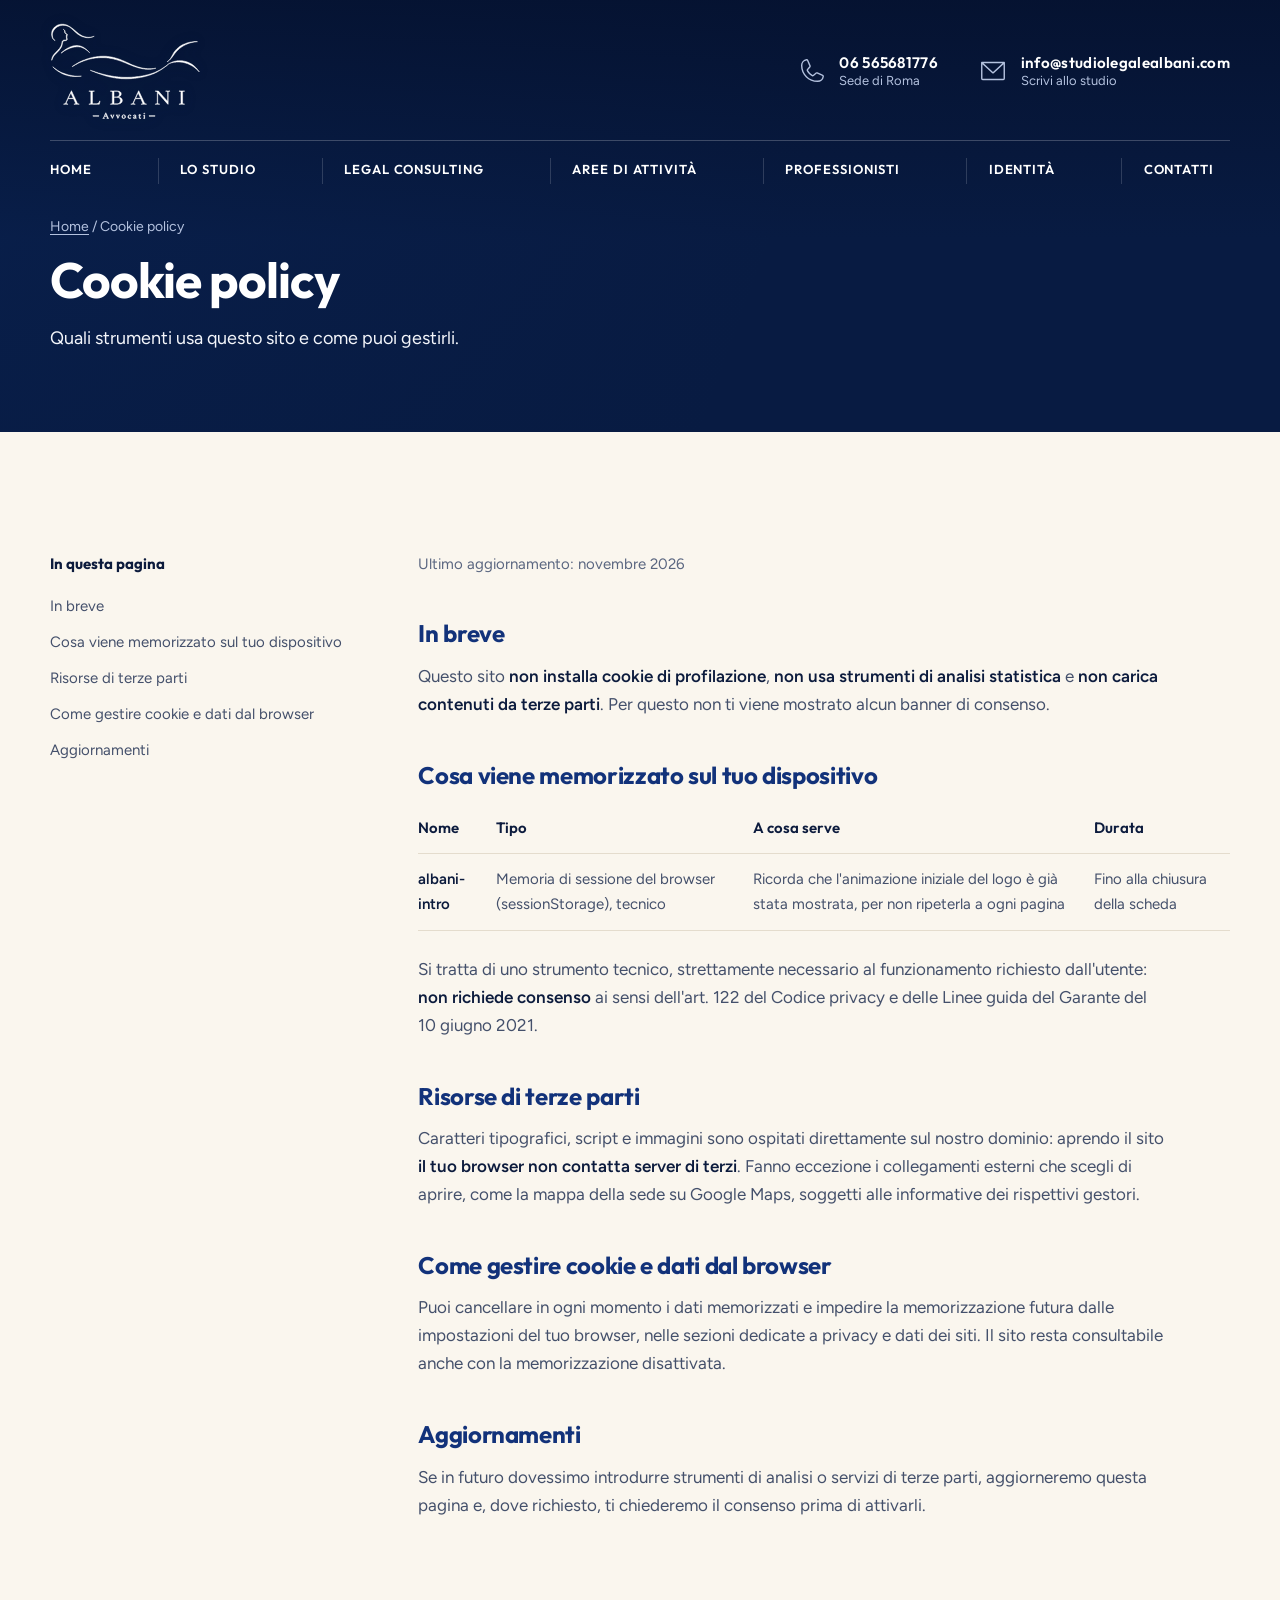
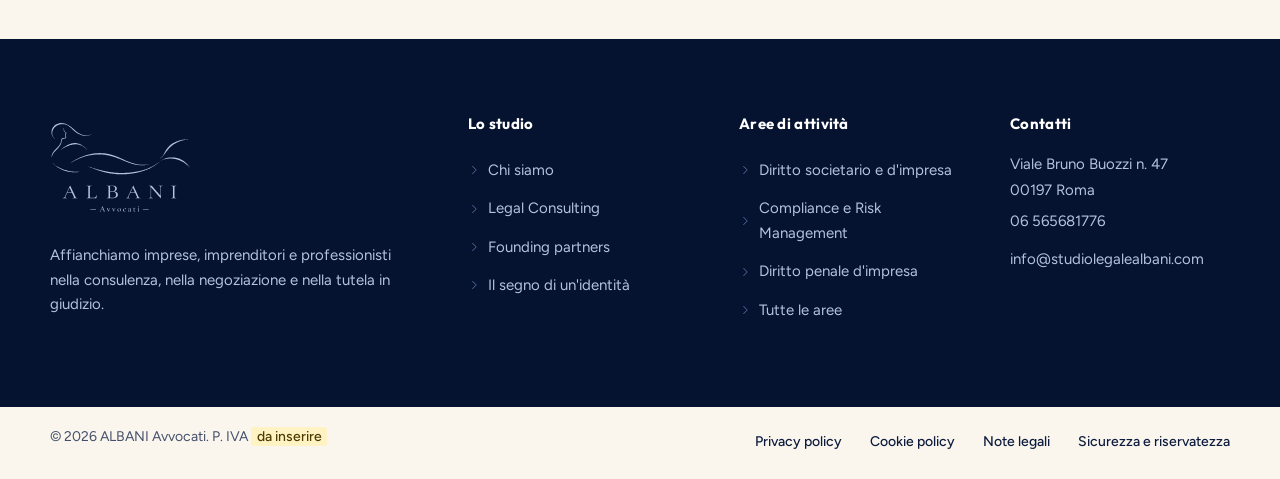
<file: cookie-policy.html>
<!DOCTYPE html>
<html lang="it">
<head>
<meta charset="utf-8">
<meta name="viewport" content="width=device-width, initial-scale=1">
<title>Cookie policy | ALBANI Avvocati</title>
<meta name="description" content="Cookie policy del sito ALBANI Avvocati: nessun cookie di profilazione, nessun tracciamento, nessuna risorsa di terze parti.">
<link rel="canonical" href="https://www.studiolegalealbani.com/cookie-policy.html">
<meta name="theme-color" content="#081b42">
<meta name="format-detection" content="telephone=no">
<meta name="referrer" content="strict-origin-when-cross-origin">
<meta property="og:type" content="website">
<meta property="og:locale" content="it_IT">
<meta property="og:site_name" content="ALBANI Avvocati">
<meta property="og:title" content="Cookie policy | ALBANI Avvocati">
<meta property="og:description" content="Cookie policy del sito ALBANI Avvocati: nessun cookie di profilazione, nessun tracciamento, nessuna risorsa di terze parti.">
<meta property="og:url" content="https://www.studiolegalealbani.com/cookie-policy.html">
<meta property="og:image" content="https://www.studiolegalealbani.com/assets/img/og-albani.jpg">
<meta name="twitter:card" content="summary_large_image">
<link rel="icon" href="favicon.svg" type="image/svg+xml">
<link rel="manifest" href="site.webmanifest">
<link rel="preload" href="assets/fonts/outfit-latin-wght-normal.woff2" as="font" type="font/woff2" crossorigin>
<link rel="preload" href="assets/fonts/figtree-latin-wght-normal.woff2" as="font" type="font/woff2" crossorigin>
<link rel="stylesheet" href="assets/css/site.css">
<script src="assets/js/boot.js"></script>
</head>
<body>
<svg class="sr" aria-hidden="true" focusable="false"><defs><symbol id="logo" viewBox="317 205 923 600"><path d="M327 271.25L327 275L326.75 275.25L327 285.25L327.75 287.75L328 291.25L328.75 293.25L329 295.25L332 302.75L335 307.75L337.5 311L340.25 313.75L347.25 318.75L348.75 319L348 318L344.5 315.75L341 312.75L337.25 308.25L335.75 305.5L334.75 302.25L334 301L331.75 291L331.25 283.5L331.5 283.25L331.75 278.25L332.75 274.25L332.75 273L334 268.75L334.75 267.5L336 263.75L339.75 256.5L345 249.25L351.25 243L358.25 237L362.5 234.25L367 232L377.25 228L379.75 227.75L381.5 227L384.25 226.75L386.75 226L395 225.5L395.25 225.25L407 225.75L409.75 226.5L413.25 226.75L415.25 227.5L417.75 227.75L419.5 228.5L421.25 228.75L430.75 232.75L434.25 234.75L446.75 244L458.25 254L469.5 264.75L487.5 279.5L500.25 287.75L507.5 291.5L509.25 292L512.5 293.75L513.75 294L514.75 294.75L515.5 294.75L520.75 296.75L521.75 296.75L523.25 297.5L526.25 298L528 298.75L530.25 299L532 299.75L533.75 299.75L538.5 300.75L542 300.75L545 301.25L555 301.25L567 299.75L568.5 299L571 298.75L572.5 298L574.5 297.75L576 297L578.25 296.5L578.75 296L580.75 295.75L581.75 295L583.25 294.75L584 294L585.5 293.75L586.25 293L587.5 292.5L587.25 292L586.5 292L585.5 292.75L583.75 293L579.75 294.75L577.75 295L576.5 295.75L574.25 296L572.25 296.75L565 298L554.75 298.5L554.5 298.75L549.75 298.5L547.25 298L543.25 298L538.75 297L536.75 297L533.5 296L531.25 295.75L529.75 295L527.75 294.75L526.5 294L522.25 292.75L515.5 290L508.75 286.75L500.5 281.75L494.75 277.75L478.75 265L474.5 261L464.25 252.75L458.75 247.75L448.5 240L437.75 233L428 227.25L421 224L420.25 224L415 222L413.25 221.75L411.75 221L410.5 221L407.5 220L404.5 219.75L401.75 219L385.5 218.75L377.25 220L364.25 224L359.5 226.25L353 230.25L346.75 235L343.75 237.75L339.75 242.25L335 248.75L332 254.5L329 261.75L328.75 264L328 265.5L327.75 269ZM399.75 250L399.25 250.5L404 255L406 258L406.5 260L407 269L408 271.75L410.25 274.75L416 279L420 283L419.75 285.25L416 288L415 289.5L415 291.25L417 293.25L417 295.5L418 297.75L417.75 299L416.25 301L416 303.5L417.75 305.5L418.5 307.5L418.75 309L418.5 311.75L416.75 313.75L414 314.75L409.75 315.25L406.25 315.25L400.5 316.25L396.5 318.25L393.75 320.75L392.25 323L391 325.75L390.75 327.5L390 329.25L389.75 332.5L389 335L388.75 338.75L388 340.75L387.75 343L386 348L383.75 352.75L380.75 358L374 368.25L366.75 375.5L362.75 380.25L357.25 385.75L356 387.5L350 393.25L344.5 399.25L336 410.5L331.75 418.75L329 426.5L329 427.75L328 430.5L328 432.5L327 437.5L327.25 439.5L327.75 439.5L328.75 438L333 426.25L337 418.75L339.75 414.5L345.25 407.25L348.75 403.25L372.25 379L383.5 363.75L386.75 358.25L389.75 351.25L390 349.5L390.5 348.75L391 346L391.75 344.25L392 341.75L392.75 340L392.75 337.5L393.75 334.25L394 331.75L394.5 331L394.75 329.25L396.75 324.5L399 322.25L401.25 321L403 320.75L404.75 320L410.75 319.5L412.75 318.75L415 318.5L419 317L421.5 315L422.75 312L422.75 308.5L420.75 302L420.75 300.25L421.5 298.75L421.25 297L421.5 293.75L419.5 290.75L419.5 290.25L423.5 286.25L423.75 282L422.25 280L414.75 275L411.5 271.75L410 268.25L409.75 264.75L407.75 257.75L405.75 255L403.5 252.75ZM334 479L334 479.5L338 483.75L347.5 492L354.5 497L363.75 504.75L374 511L374.75 511.75L375.75 512L380 514.75L381 515L389.75 520L396 522.75L397.25 523L402.75 525.75L403.5 525.75L408 527.75L408.75 527.75L417 530.75L418 530.75L420.25 531.75L421.5 531.75L423.25 532.5L425.25 532.75L427.5 533.75L429 533.75L431 534.5L433.75 534.75L436.5 535.75L438.5 535.75L441.75 536.75L445.75 537L449.5 537.75L456.25 538L460.5 538.75L489.75 538.75L490 538.5L495.75 538.5L498.75 538L506.5 537.75L509 536.75L509 536.5L482.75 536.75L476 536L471.5 536L465.75 535L460.5 534.75L458 534L454 533.75L446.75 532L444.75 532L441.5 531L438.25 530.75L437.25 530.25L435 530L432.25 529L430.25 528.75L428.5 528L426.5 527.75L425 527L422.75 526.75L422 526.25L418 525L416 524.75L414.5 524L413.5 524L396 517.75L395 517L386.5 513.75L385.5 513L382.75 512L376.25 508.75L361.5 500L353.5 494.75L343.25 486.75L334.75 479.25ZM559 391.75L551.75 384L538 372L531.5 367.5L523.25 361L510.75 355L505.5 353L503.75 352.75L502.25 352L500 351.75L498.25 351L496.25 351L492 350L485.25 349.25L476 349.25L471 350L465.75 350.25L456.75 352L448 355L447.25 355L445.25 356L443.75 356.25L431.25 362L418.75 369L406.75 377L386 394L385.25 395.5L387.25 394.75L395.75 388L403.25 383L415.5 376L424.25 371.75L427.75 370.5L428.25 370L435.25 367.5L438.25 366L439.75 365.75L441.5 364.75L442.25 364.75L444.5 363.75L445.5 363.75L450 362L452 361.75L453.5 361L455.75 360.75L457.75 360L460.5 359.75L464 358.75L467.25 358.5L468.5 358L473 357.75L480.25 356.75L492.75 357L495.75 357.75L498.25 357.75L503 358.75L504.5 358.75L512.5 361L515.25 362.5L519 363.75L528.5 368.25L535.75 372.75L546.5 381L553.25 387.25L557.25 391.75L558.25 392.5L559 392.5ZM452 478.5L452.25 479L453.25 478.75L454 478L455 477.75L474.25 466L493.25 456L494.5 455.75L500 453L503.75 451.75L505.25 450.75L511.5 448L513 447.75L522 444L523.75 443.75L525.5 442.75L526.25 442.75L532.75 440L534.75 439.75L535.5 439.25L538 438.75L545.5 436L548.25 435.5L549 435L551 434.75L553.75 433.75L555 433.75L557.75 432.75L559 432.75L560.75 432L563.25 431.75L566 430.75L567.5 430.75L569.5 430L573.5 429.5L575.5 428.75L577.25 428.75L581 427.75L583.25 427.75L586.75 426.75L589.25 426.75L592.5 426L597 425.75L600.5 425L607 424.75L611.75 424L619.75 423.75L623.5 423.25L649.25 423.25L649.5 423.5L657.5 423.75L657.75 424L663.5 424.25L665.5 424.75L670.75 425L674 425.75L676.75 425.75L681.75 426.75L684 426.75L687.5 427.75L690 427.75L692.25 428.5L699.75 429.75L702.75 430.75L704.25 430.75L707 431.75L708.5 431.75L710.5 432.5L720.5 434.75L726.5 436.75L727.5 436.75L729.5 437.75L730.5 437.75L732.75 438.75L733.75 438.75L735.25 439.5L743.5 442L744.75 442.75L748.5 443.75L753 445.75L754.5 446L761 448.75L764.5 449.75L768.75 451.75L781.75 456.75L785.75 458.75L786.5 458.75L788.25 459.75L789.5 460L797.75 463.75L804 466L809.75 468.75L810.5 468.75L812.25 469.75L815.75 470.75L817.5 471.75L821 472.75L822.75 473.75L824 474L827.75 475.75L832 477L833.25 477.75L834.75 478L836 478.75L840.75 480L841.5 480.5L843 480.75L851.5 483.75L856 484.75L857.5 485.5L860.25 486L862 486.75L863.25 486.75L865.75 487.75L868.25 488L870.25 488.75L871.75 488.75L874.75 489.75L876.5 489.75L879 490.5L882.25 490.75L886.25 491.75L888.25 491.75L893 492.75L895.25 492.75L901.25 493.75L925 494.25L925.25 494L934.75 493.75L940.5 492.75L945 492.5L948 491.75L950.25 491.75L952.25 491L955.5 490.75L957.5 490L960.5 489.75L962 489L964.25 488.75L965.25 488.25L965.25 488L961.25 488L960 488.5L954.5 489L951.5 489.75L939 491L914 491L907.25 490L902 489.75L899 489L894 488.75L891.5 488L889 488L885.5 487L883.75 487L880.5 486L879.25 486L876.5 485L874 484.75L872.25 484L871 484L868 483L866 482.75L861 481L860 481L857.5 480L855.75 479.75L854.25 479L852.25 478.75L848 477L843.75 475.75L842.5 475L838.75 474L837 473L836.25 473L830 470.75L828.75 470L827.25 469.75L826 469L824.5 468.75L823.25 468L822.5 468L818.5 466L817.25 465.75L808.75 462L803 459L799.5 457.75L794.25 455L793.5 455L788 452.25L786.25 451.75L779 448L773.25 445.75L772.25 445L771 444.75L765.25 442L764 441.75L763 441L761.5 440.75L761 440.25L759.75 440L758 439L756.75 438.75L753.25 437L746.25 434.25L741 432.75L739.75 432L738.25 431.75L737 431L735.25 430.75L734 430L732.25 429.75L728 428L726.25 427.75L724.75 427L722.75 426.75L721.25 426L719.25 425.75L718.5 425.25L715.75 424.75L714 424L707.75 422.75L706 422L704.5 422L701.5 421L699 420.75L697.25 420L695.5 420L692 419L688.5 418.75L686.25 418L682.75 417.75L680 417L675.5 416.75L672.5 416L666.25 415.75L661.5 415L647.25 414.75L647 414.5L624.75 415L615.75 416L612 416L608.25 416.75L602.5 417.25L594.75 418.75L591 419L588.5 419.75L585.5 420L578 422L575.5 422.25L574.5 422.75L571 423.25L570.25 423.75L563.5 425.25L558.5 427L557.25 427L555 428L554 428L552.5 428.75L551 429L549.75 429.75L548 430L543.5 431.75L538.5 433L534.75 434.75L533.25 435L528.75 437L528 437L526.75 437.75L522.5 439L518.25 441L517.5 441L508.75 445L507.25 446L501.75 448.25L501.25 448.75L500 449L497.25 450.75L492 453.25L475.25 463L459.5 473ZM1230.75 510.25L1229.75 508.25L1224.75 501.5L1212.75 487L1205.75 480L1196.75 472L1184 462.75L1173.75 457L1168.5 454.75L1165.5 453L1158.25 450L1156.5 449.75L1155.25 449L1153.5 448.75L1148.75 447L1147.5 447L1144.5 446L1142 445.75L1140 445L1137 444.75L1135 444L1131.25 443.75L1128.25 443L1118.75 442.5L1118.5 442.25L1103.5 442.25L1103.25 442.5L1094.75 443L1091.5 443.75L1088 444L1084.75 445L1083.25 445L1080.25 446L1079 446L1077 446.75L1075 447L1073.5 447.75L1068.5 449L1067.25 449.75L1063.5 451L1054.25 455.75L1050.75 457L1044.75 460L1030.5 471.75L1029.75 472L1021 478.75L1007.5 487.75L1003.75 489.75L1002.25 491L993 496.75L969.5 508.75L963.5 511.25L963 511.75L961.75 512L960.75 512.75L959.5 513L958.5 513.75L957.25 514L955.5 515L954.75 515L953.75 515.75L952.5 516L946.25 518.75L944.75 519L940.25 520.75L938.5 521L936.5 522L931.75 523L922.5 526L916.75 527.25L916 527.75L913.75 528L911 529L909.5 529L902.5 531L901 531L897.75 532L895.25 532.25L894.5 532.75L891.5 533L888.5 534L887 534L883.25 535L881.5 535L878 536L875.75 536L873 536.75L867 537.25L865.75 537.75L862.25 538L859.25 538.75L854.75 539L842.75 540.75L837.25 541L831.5 542L826.75 542L817.25 543L811.75 543L811.5 543.25L801.75 543.5L801.5 543.75L791.75 543.75L791.5 544L768.75 543.75L768.5 543.5L762.25 543.5L757.5 543L751.5 543L743.75 542L736.25 541.75L734.5 541.25L727.25 540.75L724.25 540L721.75 540L716.75 539L712.25 538.75L709.25 538L705 537.75L703 537L701.25 537L697.5 536L694 535.75L691.75 535L688 534.75L686 534L683 533.75L681.25 533L679.5 533L676.75 532.5L675.75 532L672.5 531.75L670.5 531L663 529.75L661.25 529L655.75 528L653 527L651.75 527L648.5 526L641.75 524.75L641 524.25L634.75 522.75L633.25 522L631.25 521.75L629.75 521L628.75 521L626 520L624.75 520L622.25 519L616.75 517.75L616 517.25L613.5 516.75L609 515L607.25 514.75L602.75 513L600.75 512.75L597 511.25L594.5 510.75L585 507.25L582.75 506.75L579.25 505.25L576.25 504.5L573 503L571.25 502.75L567.5 501L565.25 500.75L564.5 500L564 500.25L564.25 500.75L565.25 501L565.5 501.5L569.5 503L570.5 503.75L574.5 505L575.5 505.75L576.75 506L580.5 507.75L582 508L588.25 510.75L589 510.75L590.75 511.75L592.25 512L605.75 517.75L606.5 517.75L611.25 519.75L615.75 521L617 521.75L617.75 521.75L619.75 522.75L624 524L627.25 525.5L629.75 526L631.25 526.75L632.25 526.75L638 528.75L639 528.75L643.5 530.5L646 531L647.25 531.75L652.75 533.25L653.5 533.75L654.5 533.75L660.75 535.75L665.5 536.75L667.75 537.75L669 537.75L670.75 538.5L674 539L674.75 539.5L677.75 540L679.5 540.75L682 541L683.5 541.75L685.25 541.75L687.25 542.5L690 542.75L693.25 543.75L695 543.75L698.75 544.75L702 545L704 545.75L706 545.75L710 546.75L713.75 547L716.5 547.75L720.75 548L723.75 548.75L726.25 548.75L731.5 549.75L735 549.75L739 550.5L745.5 550.75L753.75 551.75L761 551.75L761.25 552L768.25 552L768.5 552.25L775.25 552.25L775.5 552.5L793 552.5L793.25 552.25L799.5 552.25L799.75 552L813.75 551.75L822.5 550.75L827.5 550.75L831.25 550L836 549.75L842 548.75L846.5 548.5L849.75 547.75L852 547.75L856.25 546.75L858.25 546.75L861 546L864.25 545.75L866.5 545L870 544.75L872 544L875.25 543.75L878.5 542.75L880.5 542.75L884.25 541.75L885.75 541.75L887.5 541L889.75 540.75L893 539.75L894.25 539.75L896.75 538.75L898.25 538.75L899.75 538L902.75 537.5L904.5 536.75L906.75 536.5L907.5 536L909.5 535.75L912.25 534.75L913.5 534.75L916.25 533.75L917.25 533.75L918 533.25L923.5 531.75L925.75 530.75L926.75 530.75L928 530L929.75 529.75L934 528L935.5 527.75L936.75 527L938.25 526.75L942.5 524.75L943.25 524.75L944.5 524L948.25 522.75L954.5 519.75L955.25 519.75L962.75 516L964 515.75L970.5 512.5L972.75 511L977.75 508.75L980.5 507L981.5 506.75L982.25 506L983.25 505.75L989 502L990 501.75L995.75 497.75L1004.5 492.5L1011.75 486.75L1016.5 483.75L1022.5 479L1027.75 475.5L1031 473L1039.5 464.75L1045.25 461.25L1049.75 459L1051 458.75L1052 458L1057.75 455.75L1058.75 455.75L1061.25 454.75L1063 454.75L1066.25 453.75L1068 453.75L1069.75 453L1072 452.75L1074 452L1077.5 451.75L1082.5 450.75L1086 450.75L1091 450L1103.75 449.75L1104 450L1111 450L1113.75 450.5L1122.75 451L1125.5 451.75L1128 451.75L1131.75 452.75L1133.5 452.75L1135.25 453.5L1137.75 453.75L1140.5 454.75L1141.75 454.75L1143.5 455.5L1146.25 456L1147 456.5L1150 457L1154.5 458.75L1156.25 459L1156.75 459.5L1160.75 460.75L1161.75 461.5L1163.5 462L1164.5 462.75L1165.75 463L1166.75 463.75L1172.25 466L1180.25 470L1188.5 474.75L1194.75 478.75L1203 484.75L1220 499L1230.5 510.5ZM1219.75 325.25L1217 324.75L1208.75 324.75L1208.5 325L1201.25 325L1194.25 326L1191 326L1187.5 326.75L1181.75 327.25L1180.75 327.75L1177.75 328L1175.5 328.75L1172.75 329L1169.5 330L1168.25 330L1166.25 330.75L1164.25 331L1148 336.25L1141.75 339L1141 339L1139.25 340L1138.5 340L1137.5 340.75L1135.5 341.25L1125.5 346.25L1115.25 352.25L1110.75 355.25L1102.25 362L1096.5 367L1088 375.75L1081 384.25L1074.25 393.75L1071 399.25L1068.75 404.25L1064 412.25L1063.5 413.75L1054 429.5L1046.5 438.5L1041.25 443L1036 447L1035.25 447.25L1034.75 448L1034 448.25L1034 448.75L1043.5 442.75L1049.25 438L1051.75 435.5L1064.75 420.25L1078.75 401L1084.75 393.5L1092.5 384.5L1098.75 378L1109.5 367.75L1124.5 356.75L1133.75 351L1145.25 345L1161 338L1162.5 337.75L1164.5 336.75L1165.5 336.75L1166.75 336L1168.5 335.75L1179 332L1181.25 331.75L1184.25 330.75L1185.5 330.75L1187 330L1189.75 329.75L1192.5 328.75L1195.5 328.5L1197.75 327.75L1201.5 327.5L1202.5 327L1207 326.75L1211.25 326L1218.5 325.75L1219.75 325.5ZM448.5 626L447.5 626.5L446 630.25L442 637.75L440.75 641L440 642L439.75 643.25L436 650.5L435.75 651.75L435 652.75L433 657.75L432 659.25L431.75 660.5L431 661.5L423 679.25L422 680.75L419.75 686.25L419 687.25L418.75 688.5L418 689.5L413 701.25L410.5 704L407.5 705.75L404.5 706.25L403.5 706.75L400.5 707L400.25 707.25L400.5 708.5L427 708.5L427.25 708.25L427.25 707.25L426.75 707L423 706.75L420.25 706L418.5 705L417 703L416.75 700.75L418 697L418.75 696L419 694.75L419.75 693.75L419.75 693L422.75 687L423.75 684.25L424.75 682.75L428 675L429 674.25L460 674.25L460.5 674.5L462 676.5L462 677.25L463 678.75L463 679.5L467 687.25L470 694.5L472.75 699.75L473.5 702.25L473 704.25L471.5 705.75L467.75 706.75L464 707L463.25 707.75L463.5 708.25L464 708.5L493.5 708.5L493.75 708.75L495 708.75L495.75 708.25L495.5 707L492 706.75L488 705.5L486.75 704.75L484.25 701.75L482 697.25L481.75 696L481 695L480.75 693.75L478 688.75L475.75 683.25L471 674L470.75 672.75L467.75 666L465 661.25L462.75 656.25L462.5 655L462 654.5L461.75 653.25L456.75 643.75L454.75 638.75L450.75 631L449 626.5ZM444.25 640L445 640.25L445.75 641.75L446 643L449 648.75L451 653.75L451.75 654.75L452 656L455.75 663.25L456 664.5L459 670.75L459 671.75L458.25 672.25L457.5 672L430.25 672L429.75 671.25L435 660L435.75 657.75L436.75 656.25L437 655L438.75 652L439 650.75L439.75 649.75L441.75 644.75ZM555 627.5L555.25 628.75L561 629L564.5 630.25L565.75 631.25L567 634.25L567 702L565.75 704.25L564 705.5L560 706.75L555.25 707L555 708.25L555.25 708.5L618.75 708.5L619.75 707L620.75 700.25L621.75 697.25L622 694.75L622.75 693L623.25 689L623 688L621.75 688.25L618.75 695L615.75 699.25L611 703L607 704.75L602.5 705.75L599.75 705.75L599.5 706L584.5 706.25L584.25 706L580 706L577.75 704L577 701.5L577 635.25L578 632.25L580 630.25L584.5 628.75L588.25 628.75L588.75 628.5L589 627.75L588.25 627L584.75 627L584.5 627.25L581.25 627.25L581 627L558.25 627.25L555.75 627ZM687 627.25L686.5 627.75L686.75 628.75L692.75 629L695.75 630L697.5 631.75L698.5 634.75L698.75 636.75L698.5 638L698.75 639.75L698.5 641.75L698.5 700.5L698 703.25L696.25 705.25L693.5 706.25L689.25 707L687 707L686.5 708L687 708.5L729.5 708.5L729.75 708.25L732.5 708.25L736.5 707.75L743.25 705.75L747.75 703.75L752.5 700.75L755.75 697.5L758.75 691.75L759 689.75L759.75 687.75L759.75 682.5L759 680.75L758.75 678.75L755.5 673.25L751.75 670L745.75 667L738 665L735.5 665L735 664.5L735.75 663.5L739 662.75L745.25 659.5L749 656.25L751.75 652L752.75 648.5L752.75 641.5L752 640.25L751.5 638.25L749.5 635.25L747.5 633.25L744.25 631L740.25 629.25L735.25 628L733.25 628L729 627.25ZM709.25 666L725 665.75L732.75 666.75L735 667.75L735.75 667.75L740.25 670L744 673.5L745.75 676L747 679L747 680L748 682.75L748 688L747 691.25L747 692.25L746 694.75L744.25 697.75L742.25 700L738.75 702.75L736.5 704L729.75 706L724.5 706L724.25 706.25L712.5 706L710.5 705.25L709.25 704L708.75 703L708.75 666.5ZM709.25 629L713 629L713.25 628.75L727.25 629L730.5 629.75L733 630.75L735.25 632L737.75 634.25L740 637.5L741 639.75L742 643.5L742 647.25L741 650.5L740.75 652.75L740 654L739.75 655.25L738.25 657.5L736 659.75L734.25 661L729 663L727.5 663L725.25 663.75L709.25 663.75L708.75 663.25L708.5 662.5L708.75 660L708.75 629.5ZM812 707.25L812 708.25L812.75 708.75L813 708.5L837 708.5L838.25 708.75L839 707.75L838.5 707L834.25 706.75L831.5 706L830.25 705.25L828.75 703.25L828.75 700.25L830.75 695L832.75 691.25L833 690L834.75 687.25L836 684L836.75 683L838.75 677.5L839.75 676L839.75 675.25L840.5 674.5L871.75 674.25L873 675.25L875 679.5L875 680.25L876 681.75L879 689L880 690.5L880 691.25L881 692.75L884.75 701.25L884.75 703.25L883.25 705.25L882.25 706L879.25 706.75L875.25 707L875 707.25L875.25 708.5L906.25 708.5L907 708.75L907.75 708.25L907.5 707L903.75 706.75L899.75 705.5L898.5 704.75L896 702L888.75 687L887.75 684.25L886.75 682.75L883.75 675.5L881 670.25L875.75 658.25L873.75 654.75L869.75 645.5L866.75 640L864.75 635.5L864.75 634.75L860.5 626.25L859.25 626.5L854 638.25L850 646.25L847 653.5L844 659L843.75 660.25L843 661.25L841.75 664.75L839 670.25L838.75 671.5L833 683L831 688.25L825 701.25L822.25 704.25L821 705L816.75 706.5ZM856 639.75L856.5 639.75L857.25 640.5L859.25 645.25L860 646.25L860 647L861 648.5L861 649.25L862.75 652.25L863 653.5L866.75 661L867 662.25L867.75 663.25L868 664.5L871 670.75L871 671.5L870.5 672L842.25 672L841.75 671.5L841.75 670.75L842.75 669.5ZM1051.75 627.5L1051.25 627L1048.75 627L1048.5 627.25L1025.75 627L1025 627.5L1025 628.25L1025.5 628.75L1031 629L1034 630.25L1036.25 632.5L1037 634L1037.5 636.25L1037.5 659.25L1037.75 659.5L1037.5 690.25L1036.75 690.5L1034.75 688.75L1019.75 671.5L1010 661L981 627.75L980.25 627.25L961.25 627.25L961 627.5L961.25 628.75L965.5 629L969.5 630.25L972 632.5L973.75 635L973.75 698L972.75 702L970.25 705L968.5 706L965.25 706.75L961.25 707L961 707.25L961.25 708.5L986.75 708.5L987.5 708.75L988.5 708.25L988.5 707.25L988 707L983.5 706.75L980.75 706L979 705L977 702.5L976.25 698L976.5 641.25L976.25 640.5L976.5 639.75L977.5 639.25L1008.75 675L1011.75 678L1015 682.25L1038 708L1039 709L1039.75 709.25L1040.5 708.5L1040.5 685L1040.25 684.75L1040.5 635.75L1040.75 634.25L1041.75 632L1044 630L1047.75 628.75L1051.25 628.75L1051.75 628.25ZM1107.5 627L1107 627.5L1107.25 628.75L1112.5 629L1116 630.25L1117.75 632L1119 636.25L1119 639L1118.75 639.25L1119 699.25L1118.5 702.5L1117.75 704L1116.5 705.25L1115.25 706L1112.25 706.75L1107.25 707L1107 708.25L1107.5 708.75L1108.5 708.5L1140.5 708.5L1140.75 708.25L1140.5 707L1135 706.75L1131.75 705.5L1130 704L1128.75 700.75L1128.75 640.5L1129 640.25L1128.75 635.75L1129 633.75L1129.75 632.25L1131.5 630.5L1132.75 629.75L1137 628.75L1140.5 628.75L1141 628.25L1141 627.5L1140.5 627L1135 627L1134.75 627.25L1121.5 627.25L1121.25 627L1108.75 627.25ZM579.5 779.25L579.5 781L580.5 781.75L581.25 781.5L583.5 781.75L593.25 781.75L593.5 781.5L615.75 781.75L616.5 781.5L617 780.5L617 779.5L616.25 778.75L580.25 778.75ZM659.5 761L658.5 761L658 761.5L658 762.25L654.75 768.75L651.75 776.5L651 777.5L649.75 781L648 784.25L645 791.5L642.75 793.75L640.75 794.5L640.25 795L640.5 795.5L648.75 795.5L649 795.75L651 795.5L650.5 794.5L648.25 794L647 792.75L646.75 791.5L648 788L649.75 784.5L650 783.25L651.5 781.75L652.5 782L663.5 782L667.75 791.5L667.75 793.25L667 794L664.75 794.75L665 795.5L671.25 795.5L671.5 795.25L676.25 795.5L676.5 794.75L674.5 793.75L673 791.75L670.75 786.5L670 785.5L667.75 779.75L667 778.75L666.75 777.5L666 776.5L665.75 775.25L665 774.25L664.75 773L661 765L660.75 763.75L660 762.75ZM657.25 768L658 768.75L660 774.25L662.75 779.75L662.25 780.75L652.25 780.75L651.75 780.25L651.75 779.25L652.75 777.75L653 776.5L655.75 770.75L656.5 768.5ZM687.5 774L687.25 774.75L688.5 775.25L689.75 777L695 788.75L696 790.25L696 791L696.75 792L697 793.25L698 795.25L698.75 795.5L699.75 794.5L702 788.75L703 787.25L707 777L708.25 775.5L709.75 774.75L710 774.25L709.75 774L704.25 774L704 773.75L702.5 774L702.5 774.75L703.75 775L704.75 775.75L705.25 777.5L703 784L701.75 786.25L701 788.5L700.25 789L698 785.25L697.75 784L696 781L694.25 776.5L694.25 775.75L695 775L696.75 774.75L697 774.25L695.75 773.75L695.5 774ZM744.25 774L743.25 773.75L736.75 774L736.75 774.75L738.25 775L739 775.5L739.5 776.25L739.5 777.75L737.75 782.75L737 783.75L736.75 785.25L734.75 788.75L733.75 788.25L732.75 785.5L731 782.5L730.75 781.25L728.75 777.25L728.75 775.5L729.75 774.75L731 774.75L731.25 774.25L731 774L721.5 774L721.5 774.75L723 775.25L724 776.25L725 778.5L725 779.25L728.75 786.75L729 788L729.75 789L730 790.25L732.25 795.25L733.75 795L736 789.25L738.75 783.75L739 782.5L740.75 778.75L741 777.25L743 775L744.5 774.5ZM765.25 773.75L762.5 775L759 778.25L757 782.75L757 787L758 789.25L758 790L759 791.75L762.5 794.75L765.25 795.75L767.75 796L771 795.75L774.5 794.25L777.5 791.5L778.75 789.25L779.5 786.75L779.5 782.5L778.75 780.75L778.75 779.75L777.75 778L774.75 775.25L772.25 774L769.75 773.5ZM766.25 774.75L768.75 774.75L771.25 776L772.5 777.25L773.75 779.25L774.75 782.5L775 788L773.75 791.75L771.75 793.75L770.25 794.5L767.75 794.5L766 793.75L763.5 791L762 787L761.75 785.5L762 779L762.75 777.25L765.25 775ZM803.25 773.75L800 775L796 778.25L794 781.75L793.75 787.5L794 789L795 791.25L797.25 793.75L798.75 794.75L801.5 795.75L806.5 795.75L811.25 793.75L812.75 792.25L812.5 791.75L811.75 791.75L809.25 793L805.25 793.25L803.75 793L801.25 791.5L800 790.25L798.75 787.75L798.25 785.25L798.25 782L798.75 779.75L799.75 777.5L802.75 775L804.75 774.75L806.5 775L807.25 776.25L807.5 778.25L809.25 779.75L811.5 779.75L812.5 779L812.75 776.25L811.25 774.75L809.5 774ZM829.5 776L828 777.5L827.5 778.5L827.5 780L828.75 781L830.25 781L831.75 779.75L832 776.75L834.5 774.75L837.25 775L838.5 776.25L839 777.5L839 782.75L838.25 783.75L834.25 785L830 787.25L827.75 789.25L827 791L827 792L828 794.25L830.5 795.75L833 795.75L838.75 793L839.5 793.5L840.25 795.25L842.25 795.5L842.75 795L846 793.75L846.25 793L844.25 792.75L843 791.5L843 778L842.5 776.25L840.25 774.25L838 773.75L834 774ZM838.5 784.75L839 785.25L839 791L838.75 791.5L836.25 793L834.75 793.25L833.5 793L831.75 791L832 788.25L834.5 786.25L837 785ZM866.25 769.5L863 773.25L862.25 773.75L860.5 774L860 774.5L860 775.5L860.5 775.75L862.25 775.5L863 776.5L863 793L863.75 794.25L865.25 795.5L868 796L870 795.75L874.25 793.75L875 792.5L874.75 792L874 792L872.5 793L869.75 793.25L868.25 792.75L867 791.25L866.75 790.5L866.75 776.5L867.5 775.75L873.25 775.75L874.5 774.75L874.25 774L867.25 774.25L866.75 773.75L866.75 769.75ZM895.75 774.25L892.25 775.75L889.25 776.25L889.5 777L890.5 777L891.5 777.5L892.75 779.5L892.5 792.5L891.75 793.75L889.5 794.75L889.75 795.5L891.25 795.25L898.75 795.5L899 795.25L898.75 794.5L897.25 794L896.5 793.25L896.5 788.5L896.25 788.25L896.5 775.25L896.25 774.5ZM893.25 761.75L892.25 762.25L891.5 763.25L891 765.25L892.25 767L893.25 767.5L894.25 767.5L895.75 766.75L896.5 765.75L896.75 764L895.5 762.25L894.5 761.75ZM922.75 779.5L922.75 780.75L923.5 781.75L924.25 781.5L927 781.5L927.25 781.75L934.5 781.75L934.75 781.5L956.25 781.75L956.5 781.5L960 781.5L960.75 780.5L960.75 779.5L959.75 778.75L923.5 778.75Z"/></symbol><symbol id="siren" viewBox="317 205 923 360"><path d="M327 271.25L327 275L326.75 275.25L327 285.25L327.75 287.75L328 291.25L328.75 293.25L329 295.25L332 302.75L335 307.75L337.5 311L340.25 313.75L347.25 318.75L348.75 319L348 318L344.5 315.75L341 312.75L337.25 308.25L335.75 305.5L334.75 302.25L334 301L331.75 291L331.25 283.5L331.5 283.25L331.75 278.25L332.75 274.25L332.75 273L334 268.75L334.75 267.5L336 263.75L339.75 256.5L345 249.25L351.25 243L358.25 237L362.5 234.25L367 232L377.25 228L379.75 227.75L381.5 227L384.25 226.75L386.75 226L395 225.5L395.25 225.25L407 225.75L409.75 226.5L413.25 226.75L415.25 227.5L417.75 227.75L419.5 228.5L421.25 228.75L430.75 232.75L434.25 234.75L446.75 244L458.25 254L469.5 264.75L487.5 279.5L500.25 287.75L507.5 291.5L509.25 292L512.5 293.75L513.75 294L514.75 294.75L515.5 294.75L520.75 296.75L521.75 296.75L523.25 297.5L526.25 298L528 298.75L530.25 299L532 299.75L533.75 299.75L538.5 300.75L542 300.75L545 301.25L555 301.25L567 299.75L568.5 299L571 298.75L572.5 298L574.5 297.75L576 297L578.25 296.5L578.75 296L580.75 295.75L581.75 295L583.25 294.75L584 294L585.5 293.75L586.25 293L587.5 292.5L587.25 292L586.5 292L585.5 292.75L583.75 293L579.75 294.75L577.75 295L576.5 295.75L574.25 296L572.25 296.75L565 298L554.75 298.5L554.5 298.75L549.75 298.5L547.25 298L543.25 298L538.75 297L536.75 297L533.5 296L531.25 295.75L529.75 295L527.75 294.75L526.5 294L522.25 292.75L515.5 290L508.75 286.75L500.5 281.75L494.75 277.75L478.75 265L474.5 261L464.25 252.75L458.75 247.75L448.5 240L437.75 233L428 227.25L421 224L420.25 224L415 222L413.25 221.75L411.75 221L410.5 221L407.5 220L404.5 219.75L401.75 219L385.5 218.75L377.25 220L364.25 224L359.5 226.25L353 230.25L346.75 235L343.75 237.75L339.75 242.25L335 248.75L332 254.5L329 261.75L328.75 264L328 265.5L327.75 269ZM399.75 250L399.25 250.5L404 255L406 258L406.5 260L407 269L408 271.75L410.25 274.75L416 279L420 283L419.75 285.25L416 288L415 289.5L415 291.25L417 293.25L417 295.5L418 297.75L417.75 299L416.25 301L416 303.5L417.75 305.5L418.5 307.5L418.75 309L418.5 311.75L416.75 313.75L414 314.75L409.75 315.25L406.25 315.25L400.5 316.25L396.5 318.25L393.75 320.75L392.25 323L391 325.75L390.75 327.5L390 329.25L389.75 332.5L389 335L388.75 338.75L388 340.75L387.75 343L386 348L383.75 352.75L380.75 358L374 368.25L366.75 375.5L362.75 380.25L357.25 385.75L356 387.5L350 393.25L344.5 399.25L336 410.5L331.75 418.75L329 426.5L329 427.75L328 430.5L328 432.5L327 437.5L327.25 439.5L327.75 439.5L328.75 438L333 426.25L337 418.75L339.75 414.5L345.25 407.25L348.75 403.25L372.25 379L383.5 363.75L386.75 358.25L389.75 351.25L390 349.5L390.5 348.75L391 346L391.75 344.25L392 341.75L392.75 340L392.75 337.5L393.75 334.25L394 331.75L394.5 331L394.75 329.25L396.75 324.5L399 322.25L401.25 321L403 320.75L404.75 320L410.75 319.5L412.75 318.75L415 318.5L419 317L421.5 315L422.75 312L422.75 308.5L420.75 302L420.75 300.25L421.5 298.75L421.25 297L421.5 293.75L419.5 290.75L419.5 290.25L423.5 286.25L423.75 282L422.25 280L414.75 275L411.5 271.75L410 268.25L409.75 264.75L407.75 257.75L405.75 255L403.5 252.75ZM334 479L334 479.5L338 483.75L347.5 492L354.5 497L363.75 504.75L374 511L374.75 511.75L375.75 512L380 514.75L381 515L389.75 520L396 522.75L397.25 523L402.75 525.75L403.5 525.75L408 527.75L408.75 527.75L417 530.75L418 530.75L420.25 531.75L421.5 531.75L423.25 532.5L425.25 532.75L427.5 533.75L429 533.75L431 534.5L433.75 534.75L436.5 535.75L438.5 535.75L441.75 536.75L445.75 537L449.5 537.75L456.25 538L460.5 538.75L489.75 538.75L490 538.5L495.75 538.5L498.75 538L506.5 537.75L509 536.75L509 536.5L482.75 536.75L476 536L471.5 536L465.75 535L460.5 534.75L458 534L454 533.75L446.75 532L444.75 532L441.5 531L438.25 530.75L437.25 530.25L435 530L432.25 529L430.25 528.75L428.5 528L426.5 527.75L425 527L422.75 526.75L422 526.25L418 525L416 524.75L414.5 524L413.5 524L396 517.75L395 517L386.5 513.75L385.5 513L382.75 512L376.25 508.75L361.5 500L353.5 494.75L343.25 486.75L334.75 479.25ZM559 391.75L551.75 384L538 372L531.5 367.5L523.25 361L510.75 355L505.5 353L503.75 352.75L502.25 352L500 351.75L498.25 351L496.25 351L492 350L485.25 349.25L476 349.25L471 350L465.75 350.25L456.75 352L448 355L447.25 355L445.25 356L443.75 356.25L431.25 362L418.75 369L406.75 377L386 394L385.25 395.5L387.25 394.75L395.75 388L403.25 383L415.5 376L424.25 371.75L427.75 370.5L428.25 370L435.25 367.5L438.25 366L439.75 365.75L441.5 364.75L442.25 364.75L444.5 363.75L445.5 363.75L450 362L452 361.75L453.5 361L455.75 360.75L457.75 360L460.5 359.75L464 358.75L467.25 358.5L468.5 358L473 357.75L480.25 356.75L492.75 357L495.75 357.75L498.25 357.75L503 358.75L504.5 358.75L512.5 361L515.25 362.5L519 363.75L528.5 368.25L535.75 372.75L546.5 381L553.25 387.25L557.25 391.75L558.25 392.5L559 392.5ZM452 478.5L452.25 479L453.25 478.75L454 478L455 477.75L474.25 466L493.25 456L494.5 455.75L500 453L503.75 451.75L505.25 450.75L511.5 448L513 447.75L522 444L523.75 443.75L525.5 442.75L526.25 442.75L532.75 440L534.75 439.75L535.5 439.25L538 438.75L545.5 436L548.25 435.5L549 435L551 434.75L553.75 433.75L555 433.75L557.75 432.75L559 432.75L560.75 432L563.25 431.75L566 430.75L567.5 430.75L569.5 430L573.5 429.5L575.5 428.75L577.25 428.75L581 427.75L583.25 427.75L586.75 426.75L589.25 426.75L592.5 426L597 425.75L600.5 425L607 424.75L611.75 424L619.75 423.75L623.5 423.25L649.25 423.25L649.5 423.5L657.5 423.75L657.75 424L663.5 424.25L665.5 424.75L670.75 425L674 425.75L676.75 425.75L681.75 426.75L684 426.75L687.5 427.75L690 427.75L692.25 428.5L699.75 429.75L702.75 430.75L704.25 430.75L707 431.75L708.5 431.75L710.5 432.5L720.5 434.75L726.5 436.75L727.5 436.75L729.5 437.75L730.5 437.75L732.75 438.75L733.75 438.75L735.25 439.5L743.5 442L744.75 442.75L748.5 443.75L753 445.75L754.5 446L761 448.75L764.5 449.75L768.75 451.75L781.75 456.75L785.75 458.75L786.5 458.75L788.25 459.75L789.5 460L797.75 463.75L804 466L809.75 468.75L810.5 468.75L812.25 469.75L815.75 470.75L817.5 471.75L821 472.75L822.75 473.75L824 474L827.75 475.75L832 477L833.25 477.75L834.75 478L836 478.75L840.75 480L841.5 480.5L843 480.75L851.5 483.75L856 484.75L857.5 485.5L860.25 486L862 486.75L863.25 486.75L865.75 487.75L868.25 488L870.25 488.75L871.75 488.75L874.75 489.75L876.5 489.75L879 490.5L882.25 490.75L886.25 491.75L888.25 491.75L893 492.75L895.25 492.75L901.25 493.75L925 494.25L925.25 494L934.75 493.75L940.5 492.75L945 492.5L948 491.75L950.25 491.75L952.25 491L955.5 490.75L957.5 490L960.5 489.75L962 489L964.25 488.75L965.25 488.25L965.25 488L961.25 488L960 488.5L954.5 489L951.5 489.75L939 491L914 491L907.25 490L902 489.75L899 489L894 488.75L891.5 488L889 488L885.5 487L883.75 487L880.5 486L879.25 486L876.5 485L874 484.75L872.25 484L871 484L868 483L866 482.75L861 481L860 481L857.5 480L855.75 479.75L854.25 479L852.25 478.75L848 477L843.75 475.75L842.5 475L838.75 474L837 473L836.25 473L830 470.75L828.75 470L827.25 469.75L826 469L824.5 468.75L823.25 468L822.5 468L818.5 466L817.25 465.75L808.75 462L803 459L799.5 457.75L794.25 455L793.5 455L788 452.25L786.25 451.75L779 448L773.25 445.75L772.25 445L771 444.75L765.25 442L764 441.75L763 441L761.5 440.75L761 440.25L759.75 440L758 439L756.75 438.75L753.25 437L746.25 434.25L741 432.75L739.75 432L738.25 431.75L737 431L735.25 430.75L734 430L732.25 429.75L728 428L726.25 427.75L724.75 427L722.75 426.75L721.25 426L719.25 425.75L718.5 425.25L715.75 424.75L714 424L707.75 422.75L706 422L704.5 422L701.5 421L699 420.75L697.25 420L695.5 420L692 419L688.5 418.75L686.25 418L682.75 417.75L680 417L675.5 416.75L672.5 416L666.25 415.75L661.5 415L647.25 414.75L647 414.5L624.75 415L615.75 416L612 416L608.25 416.75L602.5 417.25L594.75 418.75L591 419L588.5 419.75L585.5 420L578 422L575.5 422.25L574.5 422.75L571 423.25L570.25 423.75L563.5 425.25L558.5 427L557.25 427L555 428L554 428L552.5 428.75L551 429L549.75 429.75L548 430L543.5 431.75L538.5 433L534.75 434.75L533.25 435L528.75 437L528 437L526.75 437.75L522.5 439L518.25 441L517.5 441L508.75 445L507.25 446L501.75 448.25L501.25 448.75L500 449L497.25 450.75L492 453.25L475.25 463L459.5 473ZM1230.75 510.25L1229.75 508.25L1224.75 501.5L1212.75 487L1205.75 480L1196.75 472L1184 462.75L1173.75 457L1168.5 454.75L1165.5 453L1158.25 450L1156.5 449.75L1155.25 449L1153.5 448.75L1148.75 447L1147.5 447L1144.5 446L1142 445.75L1140 445L1137 444.75L1135 444L1131.25 443.75L1128.25 443L1118.75 442.5L1118.5 442.25L1103.5 442.25L1103.25 442.5L1094.75 443L1091.5 443.75L1088 444L1084.75 445L1083.25 445L1080.25 446L1079 446L1077 446.75L1075 447L1073.5 447.75L1068.5 449L1067.25 449.75L1063.5 451L1054.25 455.75L1050.75 457L1044.75 460L1030.5 471.75L1029.75 472L1021 478.75L1007.5 487.75L1003.75 489.75L1002.25 491L993 496.75L969.5 508.75L963.5 511.25L963 511.75L961.75 512L960.75 512.75L959.5 513L958.5 513.75L957.25 514L955.5 515L954.75 515L953.75 515.75L952.5 516L946.25 518.75L944.75 519L940.25 520.75L938.5 521L936.5 522L931.75 523L922.5 526L916.75 527.25L916 527.75L913.75 528L911 529L909.5 529L902.5 531L901 531L897.75 532L895.25 532.25L894.5 532.75L891.5 533L888.5 534L887 534L883.25 535L881.5 535L878 536L875.75 536L873 536.75L867 537.25L865.75 537.75L862.25 538L859.25 538.75L854.75 539L842.75 540.75L837.25 541L831.5 542L826.75 542L817.25 543L811.75 543L811.5 543.25L801.75 543.5L801.5 543.75L791.75 543.75L791.5 544L768.75 543.75L768.5 543.5L762.25 543.5L757.5 543L751.5 543L743.75 542L736.25 541.75L734.5 541.25L727.25 540.75L724.25 540L721.75 540L716.75 539L712.25 538.75L709.25 538L705 537.75L703 537L701.25 537L697.5 536L694 535.75L691.75 535L688 534.75L686 534L683 533.75L681.25 533L679.5 533L676.75 532.5L675.75 532L672.5 531.75L670.5 531L663 529.75L661.25 529L655.75 528L653 527L651.75 527L648.5 526L641.75 524.75L641 524.25L634.75 522.75L633.25 522L631.25 521.75L629.75 521L628.75 521L626 520L624.75 520L622.25 519L616.75 517.75L616 517.25L613.5 516.75L609 515L607.25 514.75L602.75 513L600.75 512.75L597 511.25L594.5 510.75L585 507.25L582.75 506.75L579.25 505.25L576.25 504.5L573 503L571.25 502.75L567.5 501L565.25 500.75L564.5 500L564 500.25L564.25 500.75L565.25 501L565.5 501.5L569.5 503L570.5 503.75L574.5 505L575.5 505.75L576.75 506L580.5 507.75L582 508L588.25 510.75L589 510.75L590.75 511.75L592.25 512L605.75 517.75L606.5 517.75L611.25 519.75L615.75 521L617 521.75L617.75 521.75L619.75 522.75L624 524L627.25 525.5L629.75 526L631.25 526.75L632.25 526.75L638 528.75L639 528.75L643.5 530.5L646 531L647.25 531.75L652.75 533.25L653.5 533.75L654.5 533.75L660.75 535.75L665.5 536.75L667.75 537.75L669 537.75L670.75 538.5L674 539L674.75 539.5L677.75 540L679.5 540.75L682 541L683.5 541.75L685.25 541.75L687.25 542.5L690 542.75L693.25 543.75L695 543.75L698.75 544.75L702 545L704 545.75L706 545.75L710 546.75L713.75 547L716.5 547.75L720.75 548L723.75 548.75L726.25 548.75L731.5 549.75L735 549.75L739 550.5L745.5 550.75L753.75 551.75L761 551.75L761.25 552L768.25 552L768.5 552.25L775.25 552.25L775.5 552.5L793 552.5L793.25 552.25L799.5 552.25L799.75 552L813.75 551.75L822.5 550.75L827.5 550.75L831.25 550L836 549.75L842 548.75L846.5 548.5L849.75 547.75L852 547.75L856.25 546.75L858.25 546.75L861 546L864.25 545.75L866.5 545L870 544.75L872 544L875.25 543.75L878.5 542.75L880.5 542.75L884.25 541.75L885.75 541.75L887.5 541L889.75 540.75L893 539.75L894.25 539.75L896.75 538.75L898.25 538.75L899.75 538L902.75 537.5L904.5 536.75L906.75 536.5L907.5 536L909.5 535.75L912.25 534.75L913.5 534.75L916.25 533.75L917.25 533.75L918 533.25L923.5 531.75L925.75 530.75L926.75 530.75L928 530L929.75 529.75L934 528L935.5 527.75L936.75 527L938.25 526.75L942.5 524.75L943.25 524.75L944.5 524L948.25 522.75L954.5 519.75L955.25 519.75L962.75 516L964 515.75L970.5 512.5L972.75 511L977.75 508.75L980.5 507L981.5 506.75L982.25 506L983.25 505.75L989 502L990 501.75L995.75 497.75L1004.5 492.5L1011.75 486.75L1016.5 483.75L1022.5 479L1027.75 475.5L1031 473L1039.5 464.75L1045.25 461.25L1049.75 459L1051 458.75L1052 458L1057.75 455.75L1058.75 455.75L1061.25 454.75L1063 454.75L1066.25 453.75L1068 453.75L1069.75 453L1072 452.75L1074 452L1077.5 451.75L1082.5 450.75L1086 450.75L1091 450L1103.75 449.75L1104 450L1111 450L1113.75 450.5L1122.75 451L1125.5 451.75L1128 451.75L1131.75 452.75L1133.5 452.75L1135.25 453.5L1137.75 453.75L1140.5 454.75L1141.75 454.75L1143.5 455.5L1146.25 456L1147 456.5L1150 457L1154.5 458.75L1156.25 459L1156.75 459.5L1160.75 460.75L1161.75 461.5L1163.5 462L1164.5 462.75L1165.75 463L1166.75 463.75L1172.25 466L1180.25 470L1188.5 474.75L1194.75 478.75L1203 484.75L1220 499L1230.5 510.5ZM1219.75 325.25L1217 324.75L1208.75 324.75L1208.5 325L1201.25 325L1194.25 326L1191 326L1187.5 326.75L1181.75 327.25L1180.75 327.75L1177.75 328L1175.5 328.75L1172.75 329L1169.5 330L1168.25 330L1166.25 330.75L1164.25 331L1148 336.25L1141.75 339L1141 339L1139.25 340L1138.5 340L1137.5 340.75L1135.5 341.25L1125.5 346.25L1115.25 352.25L1110.75 355.25L1102.25 362L1096.5 367L1088 375.75L1081 384.25L1074.25 393.75L1071 399.25L1068.75 404.25L1064 412.25L1063.5 413.75L1054 429.5L1046.5 438.5L1041.25 443L1036 447L1035.25 447.25L1034.75 448L1034 448.25L1034 448.75L1043.5 442.75L1049.25 438L1051.75 435.5L1064.75 420.25L1078.75 401L1084.75 393.5L1092.5 384.5L1098.75 378L1109.5 367.75L1124.5 356.75L1133.75 351L1145.25 345L1161 338L1162.5 337.75L1164.5 336.75L1165.5 336.75L1166.75 336L1168.5 335.75L1179 332L1181.25 331.75L1184.25 330.75L1185.5 330.75L1187 330L1189.75 329.75L1192.5 328.75L1195.5 328.5L1197.75 327.75L1201.5 327.5L1202.5 327L1207 326.75L1211.25 326L1218.5 325.75L1219.75 325.5Z"/></symbol><symbol id="i-buildings" viewBox="0 0 256 256"><path d="M240,210H222V96a14,14,0,0,0-14-14H142V32a14,14,0,0,0-21.77-11.64l-80,53.33A14,14,0,0,0,34,85.34V210H16a6,6,0,0,0,0,12H240a6,6,0,0,0,0-12ZM208,94a2,2,0,0,1,2,2V210H142V94ZM46,85.34a2,2,0,0,1,.89-1.66l80-53.34A2,2,0,0,1,130,32V210H46ZM110,112v16a6,6,0,0,1-12,0V112a6,6,0,0,1,12,0Zm-32,0v16a6,6,0,0,1-12,0V112a6,6,0,0,1,12,0Zm0,56v16a6,6,0,0,1-12,0V168a6,6,0,0,1,12,0Zm32,0v16a6,6,0,0,1-12,0V168a6,6,0,0,1,12,0Z"/></symbol><symbol id="i-arrows-merge" viewBox="0 0 256 256"><path d="M190,40v64a6,6,0,0,1-1.76,4.24L134,162.49v55l21.76-21.75a6,6,0,0,1,8.48,8.48l-32,32a6,6,0,0,1-8.48,0l-32-32a6,6,0,0,1,8.48-8.48L122,217.51v-55L67.76,108.24A6,6,0,0,1,66,104V40a6,6,0,0,1,12,0v61.51l50,50,50-50V40a6,6,0,0,1,12,0Z"/></symbol><symbol id="i-handshake" viewBox="0 0 256 256"><path d="M252.51,108.8,227,57.75a14,14,0,0,0-18.78-6.27L182.66,64.26,129.53,50.2a6.1,6.1,0,0,0-3.06,0L73.34,64.26,47.79,51.48A14,14,0,0,0,29,57.75L3.49,108.8a14,14,0,0,0,6.26,18.78L36.9,141.16l55.61,39.72a6,6,0,0,0,2,.94l64,16A6.08,6.08,0,0,0,160,198a6,6,0,0,0,4.24-1.76l55.31-55.31,26.7-13.35a14,14,0,0,0,6.26-18.78Zm-53,35.16-35.8-28.68a6,6,0,0,0-8,.45c-18.65,18.79-39.5,16.42-52.79,7.92a2,2,0,0,1-.94-1.5,1.9,1.9,0,0,1,.51-1.55L146.43,78h33.86l28.41,56.82ZM14.11,115.69a2,2,0,0,1,.11-1.52L39.74,63.11a2,2,0,0,1,1.8-1.1,2,2,0,0,1,.89.21l22.21,11.1L37.32,128l-22.21-11.1A2,2,0,0,1,14.11,115.69Zm144.05,69.67-59.6-14.9L47.66,134.1,76.84,75.75,128,62.21l14.8,3.92a5.92,5.92,0,0,0-3,1.57L94.1,112.05a14,14,0,0,0,2.39,21.72c20.22,12.92,44.75,10.49,63.8-5.89L191,152.5Zm83.73-69.67a2,2,0,0,1-1,1.16L218.68,128,191.36,73.32l22.21-11.1a2,2,0,0,1,1.53-.11,2,2,0,0,1,1.16,1l25.52,51.06A2,2,0,0,1,241.89,115.69Zm-112,101.76a6,6,0,0,1-7.27,4.37L80.89,211.39a5.88,5.88,0,0,1-2-.94L52.52,191.64a6,6,0,1,1,7-9.77L84.91,200l40.61,10.15A6,6,0,0,1,129.88,217.45Z"/></symbol><symbol id="i-shield-check" viewBox="0 0 256 256"><path d="M208,42H48A14,14,0,0,0,34,56v56c0,51.94,25.12,83.4,46.2,100.64,22.73,18.6,45.27,24.89,46.22,25.15a6,6,0,0,0,3.16,0c.95-.26,23.49-6.55,46.22-25.15C196.88,195.4,222,163.94,222,112V56A14,14,0,0,0,208,42Zm2,70c0,37.76-13.94,68.39-41.44,91.06A131.17,131.17,0,0,1,128,225.72a130.94,130.94,0,0,1-40.56-22.66C59.94,180.39,46,149.76,46,112V56a2,2,0,0,1,2-2H208a2,2,0,0,1,2,2ZM172.24,99.76a6,6,0,0,1,0,8.48l-56,56a6,6,0,0,1-8.48,0l-24-24a6,6,0,0,1,8.48-8.48L112,151.51l51.76-51.75A6,6,0,0,1,172.24,99.76Z"/></symbol><symbol id="i-tree-structure" viewBox="0 0 256 256"><path d="M160,110h48a14,14,0,0,0,14-14V48a14,14,0,0,0-14-14H160a14,14,0,0,0-14,14V66H128a22,22,0,0,0-22,22v34H70V112A14,14,0,0,0,56,98H24a14,14,0,0,0-14,14v32a14,14,0,0,0,14,14H56a14,14,0,0,0,14-14V134h36v34a22,22,0,0,0,22,22h18v18a14,14,0,0,0,14,14h48a14,14,0,0,0,14-14V160a14,14,0,0,0-14-14H160a14,14,0,0,0-14,14v18H128a10,10,0,0,1-10-10V88a10,10,0,0,1,10-10h18V96A14,14,0,0,0,160,110ZM58,144a2,2,0,0,1-2,2H24a2,2,0,0,1-2-2V112a2,2,0,0,1,2-2H56a2,2,0,0,1,2,2Zm100,16a2,2,0,0,1,2-2h48a2,2,0,0,1,2,2v48a2,2,0,0,1-2,2H160a2,2,0,0,1-2-2Zm0-112a2,2,0,0,1,2-2h48a2,2,0,0,1,2,2V96a2,2,0,0,1-2,2H160a2,2,0,0,1-2-2Z"/></symbol><symbol id="i-gavel" viewBox="0 0 256 256"><path d="M241.91,118.1l-16-16a14,14,0,0,0-19.55-.23L154.13,49.64a14,14,0,0,0-.23-19.55l-16-16a14,14,0,0,0-19.8,0l-64,64a14,14,0,0,0,0,19.8l16,16a14,14,0,0,0,19.55.23L99.52,124,32.73,190.79a23,23,0,0,0,32.48,32.49L132,156.49l9.87,9.87a14,14,0,0,0,.23,19.55l16,16a14,14,0,0,0,19.8,0l64-64A14,14,0,0,0,241.91,118.1Zm-91.56,39.76-52.21-52.2,47.52-47.52,52.2,52.2ZM78.59,105.41l-16-16a2,2,0,0,1,0-2.83l64-64a2,2,0,0,1,2.83,0l16,16a2,2,0,0,1,0,2.83l-64,64A2,2,0,0,1,78.59,105.41ZM56.73,214.8a11,11,0,0,1-15.52-15.52L108,132.49,123.52,148Zm176.69-85.38-64,64a2,2,0,0,1-2.83,0l-16-16a2,2,0,0,1,0-2.83l64-64a2,2,0,0,1,2.83,0l16,16A2,2,0,0,1,233.42,129.42Z"/></symbol><symbol id="i-lock-key" viewBox="0 0 256 256"><path d="M208,82H174V56a46,46,0,0,0-92,0V82H48A14,14,0,0,0,34,96V208a14,14,0,0,0,14,14H208a14,14,0,0,0,14-14V96A14,14,0,0,0,208,82ZM94,56a34,34,0,0,1,68,0V82H94ZM210,208a2,2,0,0,1-2,2H48a2,2,0,0,1-2-2V96a2,2,0,0,1,2-2H208a2,2,0,0,1,2,2Zm-82-94a26,26,0,0,0-6,51.29V184a6,6,0,0,0,12,0V165.29A26,26,0,0,0,128,114Zm0,40a14,14,0,1,1,14-14A14,14,0,0,1,128,154Z"/></symbol><symbol id="i-lightbulb" viewBox="0 0 256 256"><path d="M174,232a6,6,0,0,1-6,6H88a6,6,0,0,1,0-12h80A6,6,0,0,1,174,232Zm40-128a85.56,85.56,0,0,1-32.88,67.64A18.23,18.23,0,0,0,174,186v6a14,14,0,0,1-14,14H96a14,14,0,0,1-14-14v-6a18,18,0,0,0-7-14.23h0a85.59,85.59,0,0,1-33-67.24C41.74,57.91,79.39,19.12,125.93,18A86,86,0,0,1,214,104Zm-12,0a74,74,0,0,0-75.79-74C86.17,31,53.78,64.34,54,104.42a73.67,73.67,0,0,0,28.4,57.87A29.92,29.92,0,0,1,94,186v6a2,2,0,0,0,2,2h64a2,2,0,0,0,2-2v-6a30.18,30.18,0,0,1,11.7-23.78A73.59,73.59,0,0,0,202,104Zm-20.08-9A55.58,55.58,0,0,0,137,50.08a6,6,0,1,0-2,11.84C152.38,64.84,167.13,79.6,170.08,97a6,6,0,0,0,5.91,5,6.87,6.87,0,0,0,1-.08A6,6,0,0,0,181.92,95Z"/></symbol><symbol id="i-bank" viewBox="0 0 256 256"><path d="M24,102H50v68H32a6,6,0,0,0,0,12H224a6,6,0,0,0,0-12H206V102h26a6,6,0,0,0,3.14-11.11l-104-64a6,6,0,0,0-6.28,0l-104,64A6,6,0,0,0,24,102Zm38,0H98v68H62Zm84,0v68H110V102Zm48,68H158V102h36ZM128,39l82.8,51H45.2ZM246,208a6,6,0,0,1-6,6H16a6,6,0,0,1,0-12H240A6,6,0,0,1,246,208Z"/></symbol><symbol id="i-users-three" viewBox="0 0 256 256"><path d="M243.6,148.8a6,6,0,0,1-8.4-1.2A53.58,53.58,0,0,0,192,126a6,6,0,0,1,0-12,26,26,0,1,0-25.18-32.5,6,6,0,0,1-11.62-3,38,38,0,1,1,59.91,39.63A65.69,65.69,0,0,1,244.8,140.4,6,6,0,0,1,243.6,148.8ZM189.19,213a6,6,0,0,1-2.19,8.2,5.9,5.9,0,0,1-3,.81,6,6,0,0,1-5.2-3,59,59,0,0,0-101.62,0,6,6,0,1,1-10.38-6A70.1,70.1,0,0,1,103,182.55a46,46,0,1,1,50.1,0A70.1,70.1,0,0,1,189.19,213ZM128,178a34,34,0,1,0-34-34A34,34,0,0,0,128,178ZM70,120a6,6,0,0,0-6-6A26,26,0,1,1,89.18,81.49a6,6,0,1,0,11.62-3,38,38,0,1,0-59.91,39.63A65.69,65.69,0,0,0,11.2,140.4a6,6,0,1,0,9.6,7.2A53.58,53.58,0,0,1,64,126,6,6,0,0,0,70,120Z"/></symbol><symbol id="i-house-line" viewBox="0 0 256 256"><path d="M240,210H222V131.17l5.76,5.76a6,6,0,0,0,8.48-8.49L137.9,30.09a14,14,0,0,0-19.8,0L19.76,128.44a6,6,0,0,0,8.48,8.49L34,131.17V210H16a6,6,0,0,0,0,12H240a6,6,0,0,0,0-12ZM46,119.17l80.58-80.59a2,2,0,0,1,2.84,0L210,119.17V210H158V152a6,6,0,0,0-6-6H104a6,6,0,0,0-6,6v58H46ZM146,210H110V158h36Z"/></symbol><symbol id="i-key" viewBox="0 0 256 256"><path d="M215.15,40.85A78,78,0,0,0,86.2,121.31l-56.1,56.1a13.94,13.94,0,0,0-4.1,9.9V216a14,14,0,0,0,14,14H72a6,6,0,0,0,6-6V206H96a6,6,0,0,0,6-6V182h18a6,6,0,0,0,4.24-1.76l10.45-10.44A77.59,77.59,0,0,0,160,174h.1A78,78,0,0,0,215.15,40.85ZM226,98.16c-1.12,35.16-30.67,63.8-65.88,63.84a65.93,65.93,0,0,1-24.51-4.67,6,6,0,0,0-6.64,1.26L117.51,170H96a6,6,0,0,0-6,6v18H72a6,6,0,0,0-6,6v18H40a2,2,0,0,1-2-2V187.31a2,2,0,0,1,.58-1.41l58.83-58.83a6,6,0,0,0,1.26-6.64A65.61,65.61,0,0,1,94,95.92C94,60.71,122.68,31.16,157.83,30A66,66,0,0,1,226,98.16ZM190,76a10,10,0,1,1-10-10A10,10,0,0,1,190,76Z"/></symbol><symbol id="i-scales" viewBox="0 0 256 256"><path d="M237.57,133.77l-32-80h0a6,6,0,0,0-6.86-3.63L134,64.52V40a6,6,0,0,0-12,0V67.19l-67.3,15a6,6,0,0,0-4.27,3.63h0v0l-32,80A6.1,6.1,0,0,0,18,168c0,21.86,23.31,30,38,30s38-8.14,38-30a6.1,6.1,0,0,0-.43-2.23L64.19,92.33,122,79.48V210H104a6,6,0,0,0,0,12h48a6,6,0,0,0,0-12H134V76.81l56.21-12.49-27.78,69.45A6.1,6.1,0,0,0,162,136c0,21.86,23.31,30,38,30s38-8.14,38-30A6.1,6.1,0,0,0,237.57,133.77ZM56,186a36.89,36.89,0,0,1-17.48-4.56c-5.37-3.13-8.15-7.18-8.49-12.37l26-64.91,26,64.91C81.06,182.85,62.58,186,56,186Zm144-32a36.89,36.89,0,0,1-17.48-4.56c-5.37-3.13-8.15-7.18-8.49-12.37l26-64.91,26,64.91C225.06,150.85,206.58,154,200,154Z"/></symbol><symbol id="i-chats-circle" viewBox="0 0 256 256"><path d="M229.93,186.58A78,78,0,0,0,168.16,74.42,78,78,0,1,0,26.07,138.58L18.58,164A14,14,0,0,0,36,181.42l25.46-7.49a78,78,0,0,0,26.39,7.63,78,78,0,0,0,106.77,40.37L220,229.42A14,14,0,0,0,237.42,212ZM62,161.5a6.05,6.05,0,0,0-1.69.24l-27.77,8.17a2,2,0,0,1-2.48-2.48l8.17-27.77a6.05,6.05,0,0,0-.47-4.53,66,66,0,1,1,27.08,27.08A6,6,0,0,0,62,161.5Zm155.71,26.16,8.17,27.77a2,2,0,0,1-2.48,2.48l-27.77-8.17a6.06,6.06,0,0,0-4.53.47,66,66,0,0,1-90-28.4,77.92,77.92,0,0,0,71-94.68,66,66,0,0,1,46.07,96A6.05,6.05,0,0,0,217.74,187.66Z"/></symbol><symbol id="i-phone" viewBox="0 0 256 256"><path d="M221.59,160.3l-47.24-21.17a14,14,0,0,0-13.28,1.22,4.81,4.81,0,0,0-.56.42l-24.69,21a1.88,1.88,0,0,1-1.68.06c-15.87-7.66-32.31-24-40-39.65a1.91,1.91,0,0,1,0-1.68l21.07-25a6.13,6.13,0,0,0,.42-.58,14,14,0,0,0,1.12-13.27L95.73,34.49a14,14,0,0,0-14.56-8.38A54.24,54.24,0,0,0,34,80c0,78.3,63.7,142,142,142a54.25,54.25,0,0,0,53.89-47.17A14,14,0,0,0,221.59,160.3ZM176,210C104.32,210,46,151.68,46,80A42.23,42.23,0,0,1,82.67,38h.23a2,2,0,0,1,1.84,1.31l21.1,47.11a2,2,0,0,1,0,1.67L84.73,113.15a4.73,4.73,0,0,0-.43.57,14,14,0,0,0-.91,13.73c8.87,18.16,27.17,36.32,45.53,45.19a14,14,0,0,0,13.77-1c.19-.13.38-.27.56-.42l24.68-21a1.92,1.92,0,0,1,1.6-.1l47.25,21.17a2,2,0,0,1,1.21,2A42.24,42.24,0,0,1,176,210Z"/></symbol><symbol id="i-envelope-simple" viewBox="0 0 256 256"><path d="M224,50H32a6,6,0,0,0-6,6V192a14,14,0,0,0,14,14H216a14,14,0,0,0,14-14V56A6,6,0,0,0,224,50ZM208.58,62,128,135.86,47.42,62ZM216,194H40a2,2,0,0,1-2-2V69.64l86,78.78a6,6,0,0,0,8.1,0L218,69.64V192A2,2,0,0,1,216,194Z"/></symbol><symbol id="i-map-pin" viewBox="0 0 256 256"><path d="M128,66a38,38,0,1,0,38,38A38,38,0,0,0,128,66Zm0,64a26,26,0,1,1,26-26A26,26,0,0,1,128,130Zm0-112a86.1,86.1,0,0,0-86,86c0,30.91,14.34,63.74,41.47,94.94a252.32,252.32,0,0,0,41.09,38,6,6,0,0,0,6.88,0,252.32,252.32,0,0,0,41.09-38c27.13-31.2,41.47-64,41.47-94.94A86.1,86.1,0,0,0,128,18Zm0,206.51C113,212.93,54,163.62,54,104a74,74,0,0,1,148,0C202,163.62,143,212.93,128,224.51Z"/></symbol><symbol id="i-arrow-right" viewBox="0 0 256 256"><path d="M220.24,132.24l-72,72a6,6,0,0,1-8.48-8.48L201.51,134H40a6,6,0,0,1,0-12H201.51L139.76,60.24a6,6,0,0,1,8.48-8.48l72,72A6,6,0,0,1,220.24,132.24Z"/></symbol><symbol id="i-plus" viewBox="0 0 256 256"><path d="M222,128a6,6,0,0,1-6,6H134v82a6,6,0,0,1-12,0V134H40a6,6,0,0,1,0-12h82V40a6,6,0,0,1,12,0v82h82A6,6,0,0,1,222,128Z"/></symbol><symbol id="i-list" viewBox="0 0 256 256"><path d="M222,128a6,6,0,0,1-6,6H40a6,6,0,0,1,0-12H216A6,6,0,0,1,222,128ZM40,70H216a6,6,0,0,0,0-12H40a6,6,0,0,0,0,12ZM216,186H40a6,6,0,0,0,0,12H216a6,6,0,0,0,0-12Z"/></symbol><symbol id="i-x" viewBox="0 0 256 256"><path d="M204.24,195.76a6,6,0,1,1-8.48,8.48L128,136.49,60.24,204.24a6,6,0,0,1-8.48-8.48L119.51,128,51.76,60.24a6,6,0,0,1,8.48-8.48L128,119.51l67.76-67.75a6,6,0,0,1,8.48,8.48L136.49,128Z"/></symbol><symbol id="i-caret-right" viewBox="0 0 256 256"><path d="M180.24,132.24l-80,80a6,6,0,0,1-8.48-8.48L167.51,128,91.76,52.24a6,6,0,0,1,8.48-8.48l80,80A6,6,0,0,1,180.24,132.24Z"/></symbol><symbol id="i-check" viewBox="0 0 256 256"><path d="M228.24,76.24l-128,128a6,6,0,0,1-8.48,0l-56-56a6,6,0,0,1,8.48-8.48L96,191.51,219.76,67.76a6,6,0,0,1,8.48,8.48Z"/></symbol><symbol id="i-compass" viewBox="0 0 256 256"><path d="M128,26A102,102,0,1,0,230,128,102.12,102.12,0,0,0,128,26Zm0,192a90,90,0,1,1,90-90A90.1,90.1,0,0,1,128,218ZM173.32,74.63l-64,32a6,6,0,0,0-2.69,2.69l-32,64A6,6,0,0,0,80,182a6.06,6.06,0,0,0,2.68-.63l64-32a6,6,0,0,0,2.69-2.69l32-64a6,6,0,0,0-8.05-8.05Zm-33.79,64.9L93.42,162.58l23-46.11,46.11-23Z"/></symbol></defs></svg>
<a class="skip" href="#contenuto">Vai al contenuto</a>
<header class="site-head">
  <div class="wrap head-top">
    <a class="brand" href="index.html" aria-label="ALBANI Avvocati, pagina iniziale"><svg class="" viewBox="0 0 923 600" aria-hidden="true" focusable="false"><use href="#logo" width="923" height="600"/></svg></a>
    <div class="head-contacts">
      <a class="hc" href="tel:+3906565681776"><svg class="ico" aria-hidden="true" focusable="false"><use href="#i-phone"/></svg><span><b>06 565681776</b><small>Sede di Roma</small></span></a>
      <a class="hc" href="mailto:info@studiolegalealbani.com"><svg class="ico" aria-hidden="true" focusable="false"><use href="#i-envelope-simple"/></svg><span><b>info@studiolegalealbani.com</b><small>Scrivi allo studio</small></span></a>
    </div>
    <button class="burger" type="button" aria-expanded="false" aria-controls="menu" aria-label="Apri il menu"><svg class="ico m" aria-hidden="true" focusable="false"><use href="#i-list"/></svg><svg class="ico x" aria-hidden="true" focusable="false"><use href="#i-x"/></svg></button>
  </div>
  <nav class="wrap head-nav" id="menu" aria-label="Menu principale"><ul><li><a href="index.html"><span class="l">Home</span></a></li><li><a href="studio.html"><span class="l">Lo Studio</span></a></li><li><a href="legal-consulting.html"><span class="l">Legal Consulting</span></a></li><li><a href="aree-di-attivita.html"><span class="l">Aree di attività</span></a></li><li><a href="professionisti.html"><span class="l">Professionisti</span></a></li><li><a href="identita.html"><span class="l">Identità</span></a></li><li><a href="contatti.html"><span class="l">Contatti</span></a></li></ul></nav>
</header>
<div class="head-sentinel" aria-hidden="true"></div>
<main id="contenuto">
<section class="hero hero-inner"><div class="wrap"><p class="crumb" data-in><a href="index.html">Home</a> / Cookie policy</p><h1 data-in data-i="1">Cookie policy</h1><p class="hero-sub" data-in data-i="2">Quali strumenti usa questo sito e come puoi gestirli.</p></div></section>
<section class="sec"><div class="wrap legal">
  <nav class="toc" aria-label="Indice della pagina"><b>In questa pagina</b><a href="#s1">In breve</a><a href="#s2">Cosa viene memorizzato sul tuo dispositivo</a><a href="#s3">Risorse di terze parti</a><a href="#s4">Come gestire cookie e dati dal browser</a><a href="#s5">Aggiornamenti</a></nav>
  <div class="prose"><p class="updated">Ultimo aggiornamento: novembre 2026</p><h2 id="s1">In breve</h2><p>Questo sito <strong>non installa cookie di profilazione</strong>, <strong>non usa strumenti di analisi statistica</strong> e <strong>non carica contenuti da terze parti</strong>. Per questo non ti viene mostrato alcun banner di consenso.</p><h2 id="s2">Cosa viene memorizzato sul tuo dispositivo</h2><table><thead><tr><th>Nome</th><th>Tipo</th><th>A cosa serve</th><th>Durata</th></tr></thead><tbody><tr><td><strong>albani-intro</strong></td><td>Memoria di sessione del browser (sessionStorage), tecnico</td><td>Ricorda che l'animazione iniziale del logo è già stata mostrata, per non ripeterla a ogni pagina</td><td>Fino alla chiusura della scheda</td></tr></tbody></table><p>Si tratta di uno strumento tecnico, strettamente necessario al funzionamento richiesto dall'utente: <strong>non richiede consenso</strong> ai sensi dell'art. 122 del Codice privacy e delle Linee guida del Garante del 10 giugno 2021.</p><h2 id="s3">Risorse di terze parti</h2><p>Caratteri tipografici, script e immagini sono ospitati direttamente sul nostro dominio: aprendo il sito <strong>il tuo browser non contatta server di terzi</strong>. Fanno eccezione i collegamenti esterni che scegli di aprire, come la mappa della sede su Google Maps, soggetti alle informative dei rispettivi gestori.</p><h2 id="s4">Come gestire cookie e dati dal browser</h2><p>Puoi cancellare in ogni momento i dati memorizzati e impedire la memorizzazione futura dalle impostazioni del tuo browser, nelle sezioni dedicate a privacy e dati dei siti. Il sito resta consultabile anche con la memorizzazione disattivata.</p><h2 id="s5">Aggiornamenti</h2><p>Se in futuro dovessimo introdurre strumenti di analisi o servizi di terze parti, aggiorneremo questa pagina e, dove richiesto, ti chiederemo il consenso prima di attivarli.</p></div>
</div></section>
</main>
<footer class="site-foot">
  <div class="wrap foot-main">
    <div>
      <a class="brand" href="index.html" aria-label="ALBANI Avvocati, pagina iniziale"><svg class="" viewBox="0 0 923 600" aria-hidden="true" focusable="false"><use href="#logo" width="923" height="600"/></svg></a>
      <p>Affianchiamo imprese, imprenditori e professionisti nella consulenza, nella negoziazione e nella tutela in giudizio.</p>
    </div>
    <div><h2>Lo studio</h2><ul><li><a href="studio.html"><svg class="ico" aria-hidden="true" focusable="false"><use href="#i-caret-right"/></svg>Chi siamo</a></li><li><a href="legal-consulting.html"><svg class="ico" aria-hidden="true" focusable="false"><use href="#i-caret-right"/></svg>Legal Consulting</a></li><li><a href="professionisti.html"><svg class="ico" aria-hidden="true" focusable="false"><use href="#i-caret-right"/></svg>Founding partners</a></li><li><a href="identita.html"><svg class="ico" aria-hidden="true" focusable="false"><use href="#i-caret-right"/></svg>Il segno di un'identità</a></li></ul></div>
    <div><h2>Aree di attività</h2><ul><li><a href="aree-di-attivita.html#societario"><svg class="ico" aria-hidden="true" focusable="false"><use href="#i-caret-right"/></svg>Diritto societario e d'impresa</a></li><li><a href="aree-di-attivita.html#compliance"><svg class="ico" aria-hidden="true" focusable="false"><use href="#i-caret-right"/></svg>Compliance e Risk Management</a></li><li><a href="aree-di-attivita.html#penale-impresa"><svg class="ico" aria-hidden="true" focusable="false"><use href="#i-caret-right"/></svg>Diritto penale d'impresa</a></li><li><a href="aree-di-attivita.html"><svg class="ico" aria-hidden="true" focusable="false"><use href="#i-caret-right"/></svg>Tutte le aree</a></li></ul></div>
    <div><h2>Contatti</h2>
      <address>Viale Bruno Buozzi n. 47<br>00197 Roma</address>
      <ul><li><a href="tel:+3906565681776">06 565681776</a></li><li><a href="mailto:info@studiolegalealbani.com">info@studiolegalealbani.com</a></li></ul>
    </div>
  </div>
  <div class="foot-bar"><div class="wrap">
    <span>© <span data-year>2026</span> ALBANI Avvocati. P. IVA <span class="todo">da inserire</span></span>
    <ul><li><a href="privacy-policy.html">Privacy policy</a></li><li><a href="cookie-policy.html">Cookie policy</a></li><li><a href="note-legali.html">Note legali</a></li><li><a href="sicurezza.html">Sicurezza e riservatezza</a></li></ul>
  </div></div>
</footer>
<script src="assets/js/gsap.min.js" defer></script>
<script src="assets/js/ScrollTrigger.min.js" defer></script>
<script src="assets/js/main.js" defer></script>
</body>
</html>
</file>
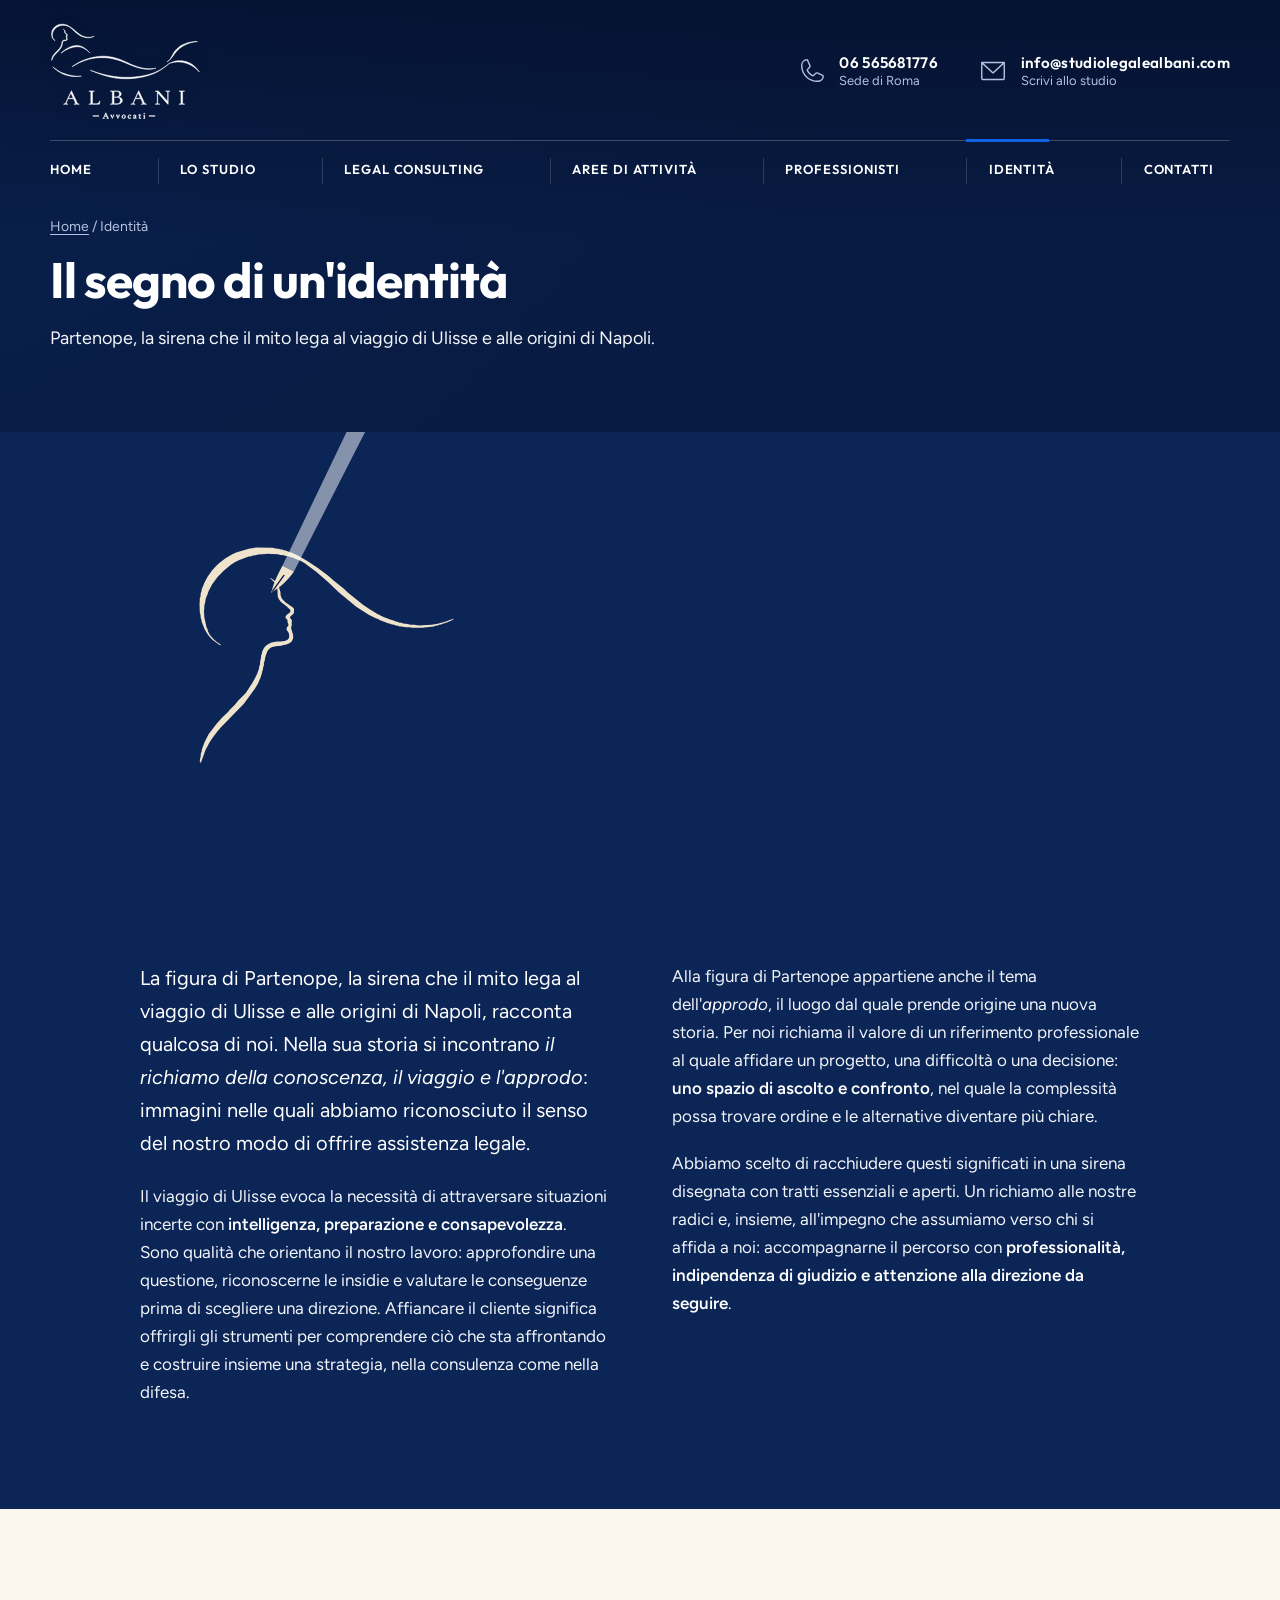
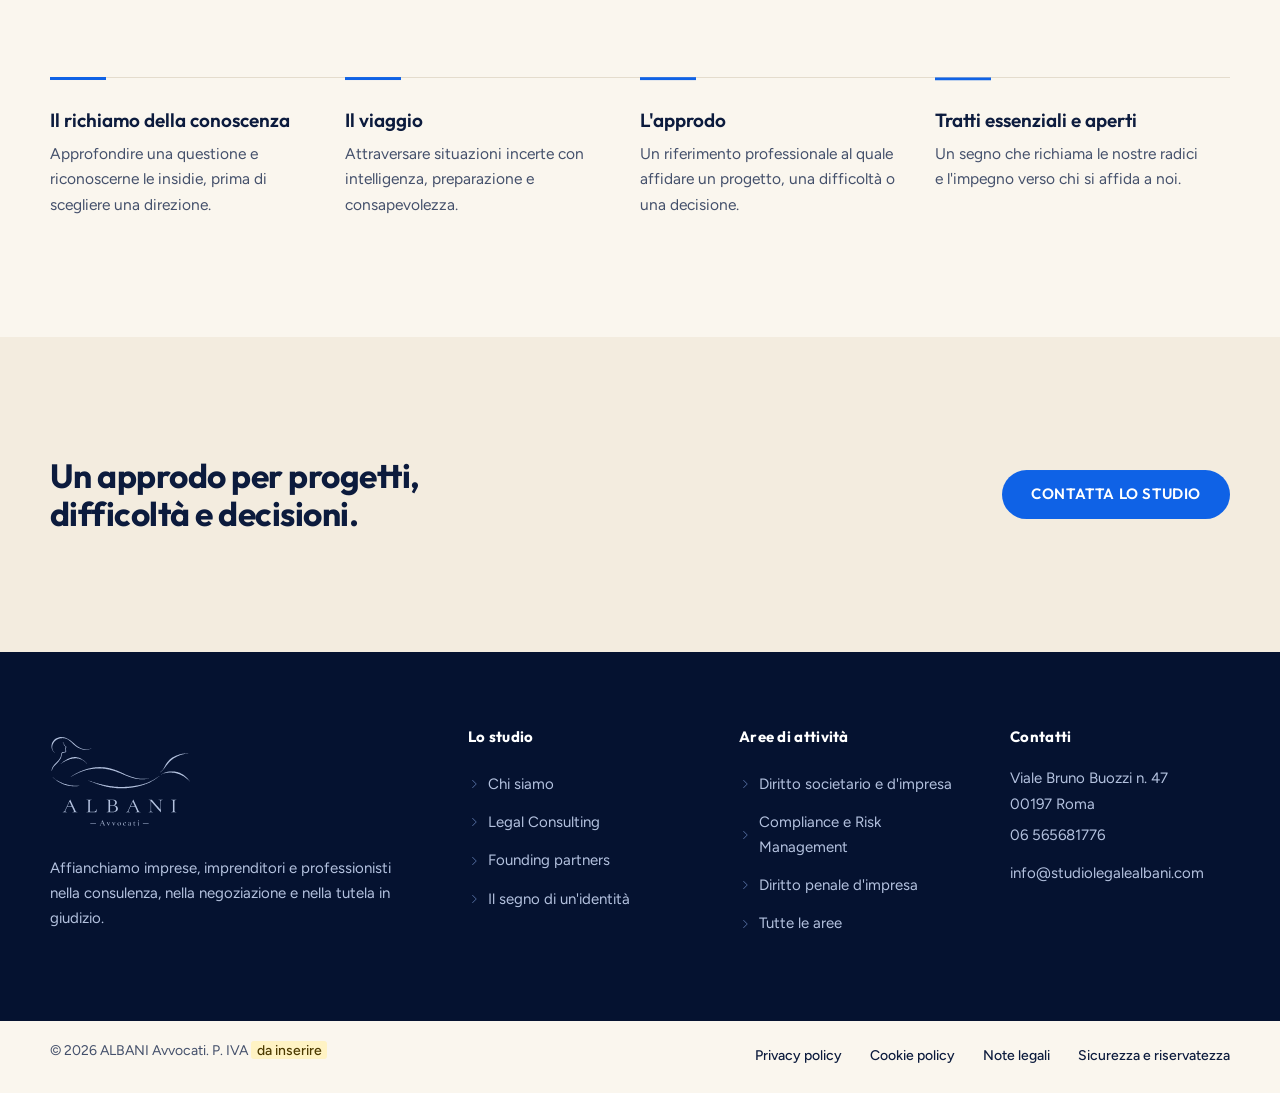
<file: identita.html>
<!DOCTYPE html>
<html lang="it">
<head>
<meta charset="utf-8">
<meta name="viewport" content="width=device-width, initial-scale=1">
<title>Il segno di un'identità: la sirena Partenope | ALBANI Avvocati</title>
<meta name="description" content="Perché il segno di ALBANI Avvocati è la sirena Partenope: il richiamo della conoscenza, il viaggio e l&#x27;approdo come immagini del nostro modo di offrire assistenza legale.">
<link rel="canonical" href="https://www.studiolegalealbani.com/identita.html">
<meta name="theme-color" content="#081b42">
<meta name="format-detection" content="telephone=no">
<meta name="referrer" content="strict-origin-when-cross-origin">
<meta property="og:type" content="website">
<meta property="og:locale" content="it_IT">
<meta property="og:site_name" content="ALBANI Avvocati">
<meta property="og:title" content="Il segno di un&#x27;identità: la sirena Partenope | ALBANI Avvocati">
<meta property="og:description" content="Perché il segno di ALBANI Avvocati è la sirena Partenope: il richiamo della conoscenza, il viaggio e l&#x27;approdo come immagini del nostro modo di offrire assistenza legale.">
<meta property="og:url" content="https://www.studiolegalealbani.com/identita.html">
<meta property="og:image" content="https://www.studiolegalealbani.com/assets/img/og-albani.jpg">
<meta name="twitter:card" content="summary_large_image">
<link rel="icon" href="favicon.svg" type="image/svg+xml">
<link rel="manifest" href="site.webmanifest">
<link rel="preload" href="assets/fonts/outfit-latin-wght-normal.woff2" as="font" type="font/woff2" crossorigin>
<link rel="preload" href="assets/fonts/figtree-latin-wght-normal.woff2" as="font" type="font/woff2" crossorigin>
<link rel="stylesheet" href="assets/css/site.css">
<script src="assets/js/boot.js"></script>
</head>
<body>
<svg class="sr" aria-hidden="true" focusable="false"><defs><symbol id="logo" viewBox="317 205 923 600"><path d="M327 271.25L327 275L326.75 275.25L327 285.25L327.75 287.75L328 291.25L328.75 293.25L329 295.25L332 302.75L335 307.75L337.5 311L340.25 313.75L347.25 318.75L348.75 319L348 318L344.5 315.75L341 312.75L337.25 308.25L335.75 305.5L334.75 302.25L334 301L331.75 291L331.25 283.5L331.5 283.25L331.75 278.25L332.75 274.25L332.75 273L334 268.75L334.75 267.5L336 263.75L339.75 256.5L345 249.25L351.25 243L358.25 237L362.5 234.25L367 232L377.25 228L379.75 227.75L381.5 227L384.25 226.75L386.75 226L395 225.5L395.25 225.25L407 225.75L409.75 226.5L413.25 226.75L415.25 227.5L417.75 227.75L419.5 228.5L421.25 228.75L430.75 232.75L434.25 234.75L446.75 244L458.25 254L469.5 264.75L487.5 279.5L500.25 287.75L507.5 291.5L509.25 292L512.5 293.75L513.75 294L514.75 294.75L515.5 294.75L520.75 296.75L521.75 296.75L523.25 297.5L526.25 298L528 298.75L530.25 299L532 299.75L533.75 299.75L538.5 300.75L542 300.75L545 301.25L555 301.25L567 299.75L568.5 299L571 298.75L572.5 298L574.5 297.75L576 297L578.25 296.5L578.75 296L580.75 295.75L581.75 295L583.25 294.75L584 294L585.5 293.75L586.25 293L587.5 292.5L587.25 292L586.5 292L585.5 292.75L583.75 293L579.75 294.75L577.75 295L576.5 295.75L574.25 296L572.25 296.75L565 298L554.75 298.5L554.5 298.75L549.75 298.5L547.25 298L543.25 298L538.75 297L536.75 297L533.5 296L531.25 295.75L529.75 295L527.75 294.75L526.5 294L522.25 292.75L515.5 290L508.75 286.75L500.5 281.75L494.75 277.75L478.75 265L474.5 261L464.25 252.75L458.75 247.75L448.5 240L437.75 233L428 227.25L421 224L420.25 224L415 222L413.25 221.75L411.75 221L410.5 221L407.5 220L404.5 219.75L401.75 219L385.5 218.75L377.25 220L364.25 224L359.5 226.25L353 230.25L346.75 235L343.75 237.75L339.75 242.25L335 248.75L332 254.5L329 261.75L328.75 264L328 265.5L327.75 269ZM399.75 250L399.25 250.5L404 255L406 258L406.5 260L407 269L408 271.75L410.25 274.75L416 279L420 283L419.75 285.25L416 288L415 289.5L415 291.25L417 293.25L417 295.5L418 297.75L417.75 299L416.25 301L416 303.5L417.75 305.5L418.5 307.5L418.75 309L418.5 311.75L416.75 313.75L414 314.75L409.75 315.25L406.25 315.25L400.5 316.25L396.5 318.25L393.75 320.75L392.25 323L391 325.75L390.75 327.5L390 329.25L389.75 332.5L389 335L388.75 338.75L388 340.75L387.75 343L386 348L383.75 352.75L380.75 358L374 368.25L366.75 375.5L362.75 380.25L357.25 385.75L356 387.5L350 393.25L344.5 399.25L336 410.5L331.75 418.75L329 426.5L329 427.75L328 430.5L328 432.5L327 437.5L327.25 439.5L327.75 439.5L328.75 438L333 426.25L337 418.75L339.75 414.5L345.25 407.25L348.75 403.25L372.25 379L383.5 363.75L386.75 358.25L389.75 351.25L390 349.5L390.5 348.75L391 346L391.75 344.25L392 341.75L392.75 340L392.75 337.5L393.75 334.25L394 331.75L394.5 331L394.75 329.25L396.75 324.5L399 322.25L401.25 321L403 320.75L404.75 320L410.75 319.5L412.75 318.75L415 318.5L419 317L421.5 315L422.75 312L422.75 308.5L420.75 302L420.75 300.25L421.5 298.75L421.25 297L421.5 293.75L419.5 290.75L419.5 290.25L423.5 286.25L423.75 282L422.25 280L414.75 275L411.5 271.75L410 268.25L409.75 264.75L407.75 257.75L405.75 255L403.5 252.75ZM334 479L334 479.5L338 483.75L347.5 492L354.5 497L363.75 504.75L374 511L374.75 511.75L375.75 512L380 514.75L381 515L389.75 520L396 522.75L397.25 523L402.75 525.75L403.5 525.75L408 527.75L408.75 527.75L417 530.75L418 530.75L420.25 531.75L421.5 531.75L423.25 532.5L425.25 532.75L427.5 533.75L429 533.75L431 534.5L433.75 534.75L436.5 535.75L438.5 535.75L441.75 536.75L445.75 537L449.5 537.75L456.25 538L460.5 538.75L489.75 538.75L490 538.5L495.75 538.5L498.75 538L506.5 537.75L509 536.75L509 536.5L482.75 536.75L476 536L471.5 536L465.75 535L460.5 534.75L458 534L454 533.75L446.75 532L444.75 532L441.5 531L438.25 530.75L437.25 530.25L435 530L432.25 529L430.25 528.75L428.5 528L426.5 527.75L425 527L422.75 526.75L422 526.25L418 525L416 524.75L414.5 524L413.5 524L396 517.75L395 517L386.5 513.75L385.5 513L382.75 512L376.25 508.75L361.5 500L353.5 494.75L343.25 486.75L334.75 479.25ZM559 391.75L551.75 384L538 372L531.5 367.5L523.25 361L510.75 355L505.5 353L503.75 352.75L502.25 352L500 351.75L498.25 351L496.25 351L492 350L485.25 349.25L476 349.25L471 350L465.75 350.25L456.75 352L448 355L447.25 355L445.25 356L443.75 356.25L431.25 362L418.75 369L406.75 377L386 394L385.25 395.5L387.25 394.75L395.75 388L403.25 383L415.5 376L424.25 371.75L427.75 370.5L428.25 370L435.25 367.5L438.25 366L439.75 365.75L441.5 364.75L442.25 364.75L444.5 363.75L445.5 363.75L450 362L452 361.75L453.5 361L455.75 360.75L457.75 360L460.5 359.75L464 358.75L467.25 358.5L468.5 358L473 357.75L480.25 356.75L492.75 357L495.75 357.75L498.25 357.75L503 358.75L504.5 358.75L512.5 361L515.25 362.5L519 363.75L528.5 368.25L535.75 372.75L546.5 381L553.25 387.25L557.25 391.75L558.25 392.5L559 392.5ZM452 478.5L452.25 479L453.25 478.75L454 478L455 477.75L474.25 466L493.25 456L494.5 455.75L500 453L503.75 451.75L505.25 450.75L511.5 448L513 447.75L522 444L523.75 443.75L525.5 442.75L526.25 442.75L532.75 440L534.75 439.75L535.5 439.25L538 438.75L545.5 436L548.25 435.5L549 435L551 434.75L553.75 433.75L555 433.75L557.75 432.75L559 432.75L560.75 432L563.25 431.75L566 430.75L567.5 430.75L569.5 430L573.5 429.5L575.5 428.75L577.25 428.75L581 427.75L583.25 427.75L586.75 426.75L589.25 426.75L592.5 426L597 425.75L600.5 425L607 424.75L611.75 424L619.75 423.75L623.5 423.25L649.25 423.25L649.5 423.5L657.5 423.75L657.75 424L663.5 424.25L665.5 424.75L670.75 425L674 425.75L676.75 425.75L681.75 426.75L684 426.75L687.5 427.75L690 427.75L692.25 428.5L699.75 429.75L702.75 430.75L704.25 430.75L707 431.75L708.5 431.75L710.5 432.5L720.5 434.75L726.5 436.75L727.5 436.75L729.5 437.75L730.5 437.75L732.75 438.75L733.75 438.75L735.25 439.5L743.5 442L744.75 442.75L748.5 443.75L753 445.75L754.5 446L761 448.75L764.5 449.75L768.75 451.75L781.75 456.75L785.75 458.75L786.5 458.75L788.25 459.75L789.5 460L797.75 463.75L804 466L809.75 468.75L810.5 468.75L812.25 469.75L815.75 470.75L817.5 471.75L821 472.75L822.75 473.75L824 474L827.75 475.75L832 477L833.25 477.75L834.75 478L836 478.75L840.75 480L841.5 480.5L843 480.75L851.5 483.75L856 484.75L857.5 485.5L860.25 486L862 486.75L863.25 486.75L865.75 487.75L868.25 488L870.25 488.75L871.75 488.75L874.75 489.75L876.5 489.75L879 490.5L882.25 490.75L886.25 491.75L888.25 491.75L893 492.75L895.25 492.75L901.25 493.75L925 494.25L925.25 494L934.75 493.75L940.5 492.75L945 492.5L948 491.75L950.25 491.75L952.25 491L955.5 490.75L957.5 490L960.5 489.75L962 489L964.25 488.75L965.25 488.25L965.25 488L961.25 488L960 488.5L954.5 489L951.5 489.75L939 491L914 491L907.25 490L902 489.75L899 489L894 488.75L891.5 488L889 488L885.5 487L883.75 487L880.5 486L879.25 486L876.5 485L874 484.75L872.25 484L871 484L868 483L866 482.75L861 481L860 481L857.5 480L855.75 479.75L854.25 479L852.25 478.75L848 477L843.75 475.75L842.5 475L838.75 474L837 473L836.25 473L830 470.75L828.75 470L827.25 469.75L826 469L824.5 468.75L823.25 468L822.5 468L818.5 466L817.25 465.75L808.75 462L803 459L799.5 457.75L794.25 455L793.5 455L788 452.25L786.25 451.75L779 448L773.25 445.75L772.25 445L771 444.75L765.25 442L764 441.75L763 441L761.5 440.75L761 440.25L759.75 440L758 439L756.75 438.75L753.25 437L746.25 434.25L741 432.75L739.75 432L738.25 431.75L737 431L735.25 430.75L734 430L732.25 429.75L728 428L726.25 427.75L724.75 427L722.75 426.75L721.25 426L719.25 425.75L718.5 425.25L715.75 424.75L714 424L707.75 422.75L706 422L704.5 422L701.5 421L699 420.75L697.25 420L695.5 420L692 419L688.5 418.75L686.25 418L682.75 417.75L680 417L675.5 416.75L672.5 416L666.25 415.75L661.5 415L647.25 414.75L647 414.5L624.75 415L615.75 416L612 416L608.25 416.75L602.5 417.25L594.75 418.75L591 419L588.5 419.75L585.5 420L578 422L575.5 422.25L574.5 422.75L571 423.25L570.25 423.75L563.5 425.25L558.5 427L557.25 427L555 428L554 428L552.5 428.75L551 429L549.75 429.75L548 430L543.5 431.75L538.5 433L534.75 434.75L533.25 435L528.75 437L528 437L526.75 437.75L522.5 439L518.25 441L517.5 441L508.75 445L507.25 446L501.75 448.25L501.25 448.75L500 449L497.25 450.75L492 453.25L475.25 463L459.5 473ZM1230.75 510.25L1229.75 508.25L1224.75 501.5L1212.75 487L1205.75 480L1196.75 472L1184 462.75L1173.75 457L1168.5 454.75L1165.5 453L1158.25 450L1156.5 449.75L1155.25 449L1153.5 448.75L1148.75 447L1147.5 447L1144.5 446L1142 445.75L1140 445L1137 444.75L1135 444L1131.25 443.75L1128.25 443L1118.75 442.5L1118.5 442.25L1103.5 442.25L1103.25 442.5L1094.75 443L1091.5 443.75L1088 444L1084.75 445L1083.25 445L1080.25 446L1079 446L1077 446.75L1075 447L1073.5 447.75L1068.5 449L1067.25 449.75L1063.5 451L1054.25 455.75L1050.75 457L1044.75 460L1030.5 471.75L1029.75 472L1021 478.75L1007.5 487.75L1003.75 489.75L1002.25 491L993 496.75L969.5 508.75L963.5 511.25L963 511.75L961.75 512L960.75 512.75L959.5 513L958.5 513.75L957.25 514L955.5 515L954.75 515L953.75 515.75L952.5 516L946.25 518.75L944.75 519L940.25 520.75L938.5 521L936.5 522L931.75 523L922.5 526L916.75 527.25L916 527.75L913.75 528L911 529L909.5 529L902.5 531L901 531L897.75 532L895.25 532.25L894.5 532.75L891.5 533L888.5 534L887 534L883.25 535L881.5 535L878 536L875.75 536L873 536.75L867 537.25L865.75 537.75L862.25 538L859.25 538.75L854.75 539L842.75 540.75L837.25 541L831.5 542L826.75 542L817.25 543L811.75 543L811.5 543.25L801.75 543.5L801.5 543.75L791.75 543.75L791.5 544L768.75 543.75L768.5 543.5L762.25 543.5L757.5 543L751.5 543L743.75 542L736.25 541.75L734.5 541.25L727.25 540.75L724.25 540L721.75 540L716.75 539L712.25 538.75L709.25 538L705 537.75L703 537L701.25 537L697.5 536L694 535.75L691.75 535L688 534.75L686 534L683 533.75L681.25 533L679.5 533L676.75 532.5L675.75 532L672.5 531.75L670.5 531L663 529.75L661.25 529L655.75 528L653 527L651.75 527L648.5 526L641.75 524.75L641 524.25L634.75 522.75L633.25 522L631.25 521.75L629.75 521L628.75 521L626 520L624.75 520L622.25 519L616.75 517.75L616 517.25L613.5 516.75L609 515L607.25 514.75L602.75 513L600.75 512.75L597 511.25L594.5 510.75L585 507.25L582.75 506.75L579.25 505.25L576.25 504.5L573 503L571.25 502.75L567.5 501L565.25 500.75L564.5 500L564 500.25L564.25 500.75L565.25 501L565.5 501.5L569.5 503L570.5 503.75L574.5 505L575.5 505.75L576.75 506L580.5 507.75L582 508L588.25 510.75L589 510.75L590.75 511.75L592.25 512L605.75 517.75L606.5 517.75L611.25 519.75L615.75 521L617 521.75L617.75 521.75L619.75 522.75L624 524L627.25 525.5L629.75 526L631.25 526.75L632.25 526.75L638 528.75L639 528.75L643.5 530.5L646 531L647.25 531.75L652.75 533.25L653.5 533.75L654.5 533.75L660.75 535.75L665.5 536.75L667.75 537.75L669 537.75L670.75 538.5L674 539L674.75 539.5L677.75 540L679.5 540.75L682 541L683.5 541.75L685.25 541.75L687.25 542.5L690 542.75L693.25 543.75L695 543.75L698.75 544.75L702 545L704 545.75L706 545.75L710 546.75L713.75 547L716.5 547.75L720.75 548L723.75 548.75L726.25 548.75L731.5 549.75L735 549.75L739 550.5L745.5 550.75L753.75 551.75L761 551.75L761.25 552L768.25 552L768.5 552.25L775.25 552.25L775.5 552.5L793 552.5L793.25 552.25L799.5 552.25L799.75 552L813.75 551.75L822.5 550.75L827.5 550.75L831.25 550L836 549.75L842 548.75L846.5 548.5L849.75 547.75L852 547.75L856.25 546.75L858.25 546.75L861 546L864.25 545.75L866.5 545L870 544.75L872 544L875.25 543.75L878.5 542.75L880.5 542.75L884.25 541.75L885.75 541.75L887.5 541L889.75 540.75L893 539.75L894.25 539.75L896.75 538.75L898.25 538.75L899.75 538L902.75 537.5L904.5 536.75L906.75 536.5L907.5 536L909.5 535.75L912.25 534.75L913.5 534.75L916.25 533.75L917.25 533.75L918 533.25L923.5 531.75L925.75 530.75L926.75 530.75L928 530L929.75 529.75L934 528L935.5 527.75L936.75 527L938.25 526.75L942.5 524.75L943.25 524.75L944.5 524L948.25 522.75L954.5 519.75L955.25 519.75L962.75 516L964 515.75L970.5 512.5L972.75 511L977.75 508.75L980.5 507L981.5 506.75L982.25 506L983.25 505.75L989 502L990 501.75L995.75 497.75L1004.5 492.5L1011.75 486.75L1016.5 483.75L1022.5 479L1027.75 475.5L1031 473L1039.5 464.75L1045.25 461.25L1049.75 459L1051 458.75L1052 458L1057.75 455.75L1058.75 455.75L1061.25 454.75L1063 454.75L1066.25 453.75L1068 453.75L1069.75 453L1072 452.75L1074 452L1077.5 451.75L1082.5 450.75L1086 450.75L1091 450L1103.75 449.75L1104 450L1111 450L1113.75 450.5L1122.75 451L1125.5 451.75L1128 451.75L1131.75 452.75L1133.5 452.75L1135.25 453.5L1137.75 453.75L1140.5 454.75L1141.75 454.75L1143.5 455.5L1146.25 456L1147 456.5L1150 457L1154.5 458.75L1156.25 459L1156.75 459.5L1160.75 460.75L1161.75 461.5L1163.5 462L1164.5 462.75L1165.75 463L1166.75 463.75L1172.25 466L1180.25 470L1188.5 474.75L1194.75 478.75L1203 484.75L1220 499L1230.5 510.5ZM1219.75 325.25L1217 324.75L1208.75 324.75L1208.5 325L1201.25 325L1194.25 326L1191 326L1187.5 326.75L1181.75 327.25L1180.75 327.75L1177.75 328L1175.5 328.75L1172.75 329L1169.5 330L1168.25 330L1166.25 330.75L1164.25 331L1148 336.25L1141.75 339L1141 339L1139.25 340L1138.5 340L1137.5 340.75L1135.5 341.25L1125.5 346.25L1115.25 352.25L1110.75 355.25L1102.25 362L1096.5 367L1088 375.75L1081 384.25L1074.25 393.75L1071 399.25L1068.75 404.25L1064 412.25L1063.5 413.75L1054 429.5L1046.5 438.5L1041.25 443L1036 447L1035.25 447.25L1034.75 448L1034 448.25L1034 448.75L1043.5 442.75L1049.25 438L1051.75 435.5L1064.75 420.25L1078.75 401L1084.75 393.5L1092.5 384.5L1098.75 378L1109.5 367.75L1124.5 356.75L1133.75 351L1145.25 345L1161 338L1162.5 337.75L1164.5 336.75L1165.5 336.75L1166.75 336L1168.5 335.75L1179 332L1181.25 331.75L1184.25 330.75L1185.5 330.75L1187 330L1189.75 329.75L1192.5 328.75L1195.5 328.5L1197.75 327.75L1201.5 327.5L1202.5 327L1207 326.75L1211.25 326L1218.5 325.75L1219.75 325.5ZM448.5 626L447.5 626.5L446 630.25L442 637.75L440.75 641L440 642L439.75 643.25L436 650.5L435.75 651.75L435 652.75L433 657.75L432 659.25L431.75 660.5L431 661.5L423 679.25L422 680.75L419.75 686.25L419 687.25L418.75 688.5L418 689.5L413 701.25L410.5 704L407.5 705.75L404.5 706.25L403.5 706.75L400.5 707L400.25 707.25L400.5 708.5L427 708.5L427.25 708.25L427.25 707.25L426.75 707L423 706.75L420.25 706L418.5 705L417 703L416.75 700.75L418 697L418.75 696L419 694.75L419.75 693.75L419.75 693L422.75 687L423.75 684.25L424.75 682.75L428 675L429 674.25L460 674.25L460.5 674.5L462 676.5L462 677.25L463 678.75L463 679.5L467 687.25L470 694.5L472.75 699.75L473.5 702.25L473 704.25L471.5 705.75L467.75 706.75L464 707L463.25 707.75L463.5 708.25L464 708.5L493.5 708.5L493.75 708.75L495 708.75L495.75 708.25L495.5 707L492 706.75L488 705.5L486.75 704.75L484.25 701.75L482 697.25L481.75 696L481 695L480.75 693.75L478 688.75L475.75 683.25L471 674L470.75 672.75L467.75 666L465 661.25L462.75 656.25L462.5 655L462 654.5L461.75 653.25L456.75 643.75L454.75 638.75L450.75 631L449 626.5ZM444.25 640L445 640.25L445.75 641.75L446 643L449 648.75L451 653.75L451.75 654.75L452 656L455.75 663.25L456 664.5L459 670.75L459 671.75L458.25 672.25L457.5 672L430.25 672L429.75 671.25L435 660L435.75 657.75L436.75 656.25L437 655L438.75 652L439 650.75L439.75 649.75L441.75 644.75ZM555 627.5L555.25 628.75L561 629L564.5 630.25L565.75 631.25L567 634.25L567 702L565.75 704.25L564 705.5L560 706.75L555.25 707L555 708.25L555.25 708.5L618.75 708.5L619.75 707L620.75 700.25L621.75 697.25L622 694.75L622.75 693L623.25 689L623 688L621.75 688.25L618.75 695L615.75 699.25L611 703L607 704.75L602.5 705.75L599.75 705.75L599.5 706L584.5 706.25L584.25 706L580 706L577.75 704L577 701.5L577 635.25L578 632.25L580 630.25L584.5 628.75L588.25 628.75L588.75 628.5L589 627.75L588.25 627L584.75 627L584.5 627.25L581.25 627.25L581 627L558.25 627.25L555.75 627ZM687 627.25L686.5 627.75L686.75 628.75L692.75 629L695.75 630L697.5 631.75L698.5 634.75L698.75 636.75L698.5 638L698.75 639.75L698.5 641.75L698.5 700.5L698 703.25L696.25 705.25L693.5 706.25L689.25 707L687 707L686.5 708L687 708.5L729.5 708.5L729.75 708.25L732.5 708.25L736.5 707.75L743.25 705.75L747.75 703.75L752.5 700.75L755.75 697.5L758.75 691.75L759 689.75L759.75 687.75L759.75 682.5L759 680.75L758.75 678.75L755.5 673.25L751.75 670L745.75 667L738 665L735.5 665L735 664.5L735.75 663.5L739 662.75L745.25 659.5L749 656.25L751.75 652L752.75 648.5L752.75 641.5L752 640.25L751.5 638.25L749.5 635.25L747.5 633.25L744.25 631L740.25 629.25L735.25 628L733.25 628L729 627.25ZM709.25 666L725 665.75L732.75 666.75L735 667.75L735.75 667.75L740.25 670L744 673.5L745.75 676L747 679L747 680L748 682.75L748 688L747 691.25L747 692.25L746 694.75L744.25 697.75L742.25 700L738.75 702.75L736.5 704L729.75 706L724.5 706L724.25 706.25L712.5 706L710.5 705.25L709.25 704L708.75 703L708.75 666.5ZM709.25 629L713 629L713.25 628.75L727.25 629L730.5 629.75L733 630.75L735.25 632L737.75 634.25L740 637.5L741 639.75L742 643.5L742 647.25L741 650.5L740.75 652.75L740 654L739.75 655.25L738.25 657.5L736 659.75L734.25 661L729 663L727.5 663L725.25 663.75L709.25 663.75L708.75 663.25L708.5 662.5L708.75 660L708.75 629.5ZM812 707.25L812 708.25L812.75 708.75L813 708.5L837 708.5L838.25 708.75L839 707.75L838.5 707L834.25 706.75L831.5 706L830.25 705.25L828.75 703.25L828.75 700.25L830.75 695L832.75 691.25L833 690L834.75 687.25L836 684L836.75 683L838.75 677.5L839.75 676L839.75 675.25L840.5 674.5L871.75 674.25L873 675.25L875 679.5L875 680.25L876 681.75L879 689L880 690.5L880 691.25L881 692.75L884.75 701.25L884.75 703.25L883.25 705.25L882.25 706L879.25 706.75L875.25 707L875 707.25L875.25 708.5L906.25 708.5L907 708.75L907.75 708.25L907.5 707L903.75 706.75L899.75 705.5L898.5 704.75L896 702L888.75 687L887.75 684.25L886.75 682.75L883.75 675.5L881 670.25L875.75 658.25L873.75 654.75L869.75 645.5L866.75 640L864.75 635.5L864.75 634.75L860.5 626.25L859.25 626.5L854 638.25L850 646.25L847 653.5L844 659L843.75 660.25L843 661.25L841.75 664.75L839 670.25L838.75 671.5L833 683L831 688.25L825 701.25L822.25 704.25L821 705L816.75 706.5ZM856 639.75L856.5 639.75L857.25 640.5L859.25 645.25L860 646.25L860 647L861 648.5L861 649.25L862.75 652.25L863 653.5L866.75 661L867 662.25L867.75 663.25L868 664.5L871 670.75L871 671.5L870.5 672L842.25 672L841.75 671.5L841.75 670.75L842.75 669.5ZM1051.75 627.5L1051.25 627L1048.75 627L1048.5 627.25L1025.75 627L1025 627.5L1025 628.25L1025.5 628.75L1031 629L1034 630.25L1036.25 632.5L1037 634L1037.5 636.25L1037.5 659.25L1037.75 659.5L1037.5 690.25L1036.75 690.5L1034.75 688.75L1019.75 671.5L1010 661L981 627.75L980.25 627.25L961.25 627.25L961 627.5L961.25 628.75L965.5 629L969.5 630.25L972 632.5L973.75 635L973.75 698L972.75 702L970.25 705L968.5 706L965.25 706.75L961.25 707L961 707.25L961.25 708.5L986.75 708.5L987.5 708.75L988.5 708.25L988.5 707.25L988 707L983.5 706.75L980.75 706L979 705L977 702.5L976.25 698L976.5 641.25L976.25 640.5L976.5 639.75L977.5 639.25L1008.75 675L1011.75 678L1015 682.25L1038 708L1039 709L1039.75 709.25L1040.5 708.5L1040.5 685L1040.25 684.75L1040.5 635.75L1040.75 634.25L1041.75 632L1044 630L1047.75 628.75L1051.25 628.75L1051.75 628.25ZM1107.5 627L1107 627.5L1107.25 628.75L1112.5 629L1116 630.25L1117.75 632L1119 636.25L1119 639L1118.75 639.25L1119 699.25L1118.5 702.5L1117.75 704L1116.5 705.25L1115.25 706L1112.25 706.75L1107.25 707L1107 708.25L1107.5 708.75L1108.5 708.5L1140.5 708.5L1140.75 708.25L1140.5 707L1135 706.75L1131.75 705.5L1130 704L1128.75 700.75L1128.75 640.5L1129 640.25L1128.75 635.75L1129 633.75L1129.75 632.25L1131.5 630.5L1132.75 629.75L1137 628.75L1140.5 628.75L1141 628.25L1141 627.5L1140.5 627L1135 627L1134.75 627.25L1121.5 627.25L1121.25 627L1108.75 627.25ZM579.5 779.25L579.5 781L580.5 781.75L581.25 781.5L583.5 781.75L593.25 781.75L593.5 781.5L615.75 781.75L616.5 781.5L617 780.5L617 779.5L616.25 778.75L580.25 778.75ZM659.5 761L658.5 761L658 761.5L658 762.25L654.75 768.75L651.75 776.5L651 777.5L649.75 781L648 784.25L645 791.5L642.75 793.75L640.75 794.5L640.25 795L640.5 795.5L648.75 795.5L649 795.75L651 795.5L650.5 794.5L648.25 794L647 792.75L646.75 791.5L648 788L649.75 784.5L650 783.25L651.5 781.75L652.5 782L663.5 782L667.75 791.5L667.75 793.25L667 794L664.75 794.75L665 795.5L671.25 795.5L671.5 795.25L676.25 795.5L676.5 794.75L674.5 793.75L673 791.75L670.75 786.5L670 785.5L667.75 779.75L667 778.75L666.75 777.5L666 776.5L665.75 775.25L665 774.25L664.75 773L661 765L660.75 763.75L660 762.75ZM657.25 768L658 768.75L660 774.25L662.75 779.75L662.25 780.75L652.25 780.75L651.75 780.25L651.75 779.25L652.75 777.75L653 776.5L655.75 770.75L656.5 768.5ZM687.5 774L687.25 774.75L688.5 775.25L689.75 777L695 788.75L696 790.25L696 791L696.75 792L697 793.25L698 795.25L698.75 795.5L699.75 794.5L702 788.75L703 787.25L707 777L708.25 775.5L709.75 774.75L710 774.25L709.75 774L704.25 774L704 773.75L702.5 774L702.5 774.75L703.75 775L704.75 775.75L705.25 777.5L703 784L701.75 786.25L701 788.5L700.25 789L698 785.25L697.75 784L696 781L694.25 776.5L694.25 775.75L695 775L696.75 774.75L697 774.25L695.75 773.75L695.5 774ZM744.25 774L743.25 773.75L736.75 774L736.75 774.75L738.25 775L739 775.5L739.5 776.25L739.5 777.75L737.75 782.75L737 783.75L736.75 785.25L734.75 788.75L733.75 788.25L732.75 785.5L731 782.5L730.75 781.25L728.75 777.25L728.75 775.5L729.75 774.75L731 774.75L731.25 774.25L731 774L721.5 774L721.5 774.75L723 775.25L724 776.25L725 778.5L725 779.25L728.75 786.75L729 788L729.75 789L730 790.25L732.25 795.25L733.75 795L736 789.25L738.75 783.75L739 782.5L740.75 778.75L741 777.25L743 775L744.5 774.5ZM765.25 773.75L762.5 775L759 778.25L757 782.75L757 787L758 789.25L758 790L759 791.75L762.5 794.75L765.25 795.75L767.75 796L771 795.75L774.5 794.25L777.5 791.5L778.75 789.25L779.5 786.75L779.5 782.5L778.75 780.75L778.75 779.75L777.75 778L774.75 775.25L772.25 774L769.75 773.5ZM766.25 774.75L768.75 774.75L771.25 776L772.5 777.25L773.75 779.25L774.75 782.5L775 788L773.75 791.75L771.75 793.75L770.25 794.5L767.75 794.5L766 793.75L763.5 791L762 787L761.75 785.5L762 779L762.75 777.25L765.25 775ZM803.25 773.75L800 775L796 778.25L794 781.75L793.75 787.5L794 789L795 791.25L797.25 793.75L798.75 794.75L801.5 795.75L806.5 795.75L811.25 793.75L812.75 792.25L812.5 791.75L811.75 791.75L809.25 793L805.25 793.25L803.75 793L801.25 791.5L800 790.25L798.75 787.75L798.25 785.25L798.25 782L798.75 779.75L799.75 777.5L802.75 775L804.75 774.75L806.5 775L807.25 776.25L807.5 778.25L809.25 779.75L811.5 779.75L812.5 779L812.75 776.25L811.25 774.75L809.5 774ZM829.5 776L828 777.5L827.5 778.5L827.5 780L828.75 781L830.25 781L831.75 779.75L832 776.75L834.5 774.75L837.25 775L838.5 776.25L839 777.5L839 782.75L838.25 783.75L834.25 785L830 787.25L827.75 789.25L827 791L827 792L828 794.25L830.5 795.75L833 795.75L838.75 793L839.5 793.5L840.25 795.25L842.25 795.5L842.75 795L846 793.75L846.25 793L844.25 792.75L843 791.5L843 778L842.5 776.25L840.25 774.25L838 773.75L834 774ZM838.5 784.75L839 785.25L839 791L838.75 791.5L836.25 793L834.75 793.25L833.5 793L831.75 791L832 788.25L834.5 786.25L837 785ZM866.25 769.5L863 773.25L862.25 773.75L860.5 774L860 774.5L860 775.5L860.5 775.75L862.25 775.5L863 776.5L863 793L863.75 794.25L865.25 795.5L868 796L870 795.75L874.25 793.75L875 792.5L874.75 792L874 792L872.5 793L869.75 793.25L868.25 792.75L867 791.25L866.75 790.5L866.75 776.5L867.5 775.75L873.25 775.75L874.5 774.75L874.25 774L867.25 774.25L866.75 773.75L866.75 769.75ZM895.75 774.25L892.25 775.75L889.25 776.25L889.5 777L890.5 777L891.5 777.5L892.75 779.5L892.5 792.5L891.75 793.75L889.5 794.75L889.75 795.5L891.25 795.25L898.75 795.5L899 795.25L898.75 794.5L897.25 794L896.5 793.25L896.5 788.5L896.25 788.25L896.5 775.25L896.25 774.5ZM893.25 761.75L892.25 762.25L891.5 763.25L891 765.25L892.25 767L893.25 767.5L894.25 767.5L895.75 766.75L896.5 765.75L896.75 764L895.5 762.25L894.5 761.75ZM922.75 779.5L922.75 780.75L923.5 781.75L924.25 781.5L927 781.5L927.25 781.75L934.5 781.75L934.75 781.5L956.25 781.75L956.5 781.5L960 781.5L960.75 780.5L960.75 779.5L959.75 778.75L923.5 778.75Z"/></symbol><symbol id="siren" viewBox="317 205 923 360"><path d="M327 271.25L327 275L326.75 275.25L327 285.25L327.75 287.75L328 291.25L328.75 293.25L329 295.25L332 302.75L335 307.75L337.5 311L340.25 313.75L347.25 318.75L348.75 319L348 318L344.5 315.75L341 312.75L337.25 308.25L335.75 305.5L334.75 302.25L334 301L331.75 291L331.25 283.5L331.5 283.25L331.75 278.25L332.75 274.25L332.75 273L334 268.75L334.75 267.5L336 263.75L339.75 256.5L345 249.25L351.25 243L358.25 237L362.5 234.25L367 232L377.25 228L379.75 227.75L381.5 227L384.25 226.75L386.75 226L395 225.5L395.25 225.25L407 225.75L409.75 226.5L413.25 226.75L415.25 227.5L417.75 227.75L419.5 228.5L421.25 228.75L430.75 232.75L434.25 234.75L446.75 244L458.25 254L469.5 264.75L487.5 279.5L500.25 287.75L507.5 291.5L509.25 292L512.5 293.75L513.75 294L514.75 294.75L515.5 294.75L520.75 296.75L521.75 296.75L523.25 297.5L526.25 298L528 298.75L530.25 299L532 299.75L533.75 299.75L538.5 300.75L542 300.75L545 301.25L555 301.25L567 299.75L568.5 299L571 298.75L572.5 298L574.5 297.75L576 297L578.25 296.5L578.75 296L580.75 295.75L581.75 295L583.25 294.75L584 294L585.5 293.75L586.25 293L587.5 292.5L587.25 292L586.5 292L585.5 292.75L583.75 293L579.75 294.75L577.75 295L576.5 295.75L574.25 296L572.25 296.75L565 298L554.75 298.5L554.5 298.75L549.75 298.5L547.25 298L543.25 298L538.75 297L536.75 297L533.5 296L531.25 295.75L529.75 295L527.75 294.75L526.5 294L522.25 292.75L515.5 290L508.75 286.75L500.5 281.75L494.75 277.75L478.75 265L474.5 261L464.25 252.75L458.75 247.75L448.5 240L437.75 233L428 227.25L421 224L420.25 224L415 222L413.25 221.75L411.75 221L410.5 221L407.5 220L404.5 219.75L401.75 219L385.5 218.75L377.25 220L364.25 224L359.5 226.25L353 230.25L346.75 235L343.75 237.75L339.75 242.25L335 248.75L332 254.5L329 261.75L328.75 264L328 265.5L327.75 269ZM399.75 250L399.25 250.5L404 255L406 258L406.5 260L407 269L408 271.75L410.25 274.75L416 279L420 283L419.75 285.25L416 288L415 289.5L415 291.25L417 293.25L417 295.5L418 297.75L417.75 299L416.25 301L416 303.5L417.75 305.5L418.5 307.5L418.75 309L418.5 311.75L416.75 313.75L414 314.75L409.75 315.25L406.25 315.25L400.5 316.25L396.5 318.25L393.75 320.75L392.25 323L391 325.75L390.75 327.5L390 329.25L389.75 332.5L389 335L388.75 338.75L388 340.75L387.75 343L386 348L383.75 352.75L380.75 358L374 368.25L366.75 375.5L362.75 380.25L357.25 385.75L356 387.5L350 393.25L344.5 399.25L336 410.5L331.75 418.75L329 426.5L329 427.75L328 430.5L328 432.5L327 437.5L327.25 439.5L327.75 439.5L328.75 438L333 426.25L337 418.75L339.75 414.5L345.25 407.25L348.75 403.25L372.25 379L383.5 363.75L386.75 358.25L389.75 351.25L390 349.5L390.5 348.75L391 346L391.75 344.25L392 341.75L392.75 340L392.75 337.5L393.75 334.25L394 331.75L394.5 331L394.75 329.25L396.75 324.5L399 322.25L401.25 321L403 320.75L404.75 320L410.75 319.5L412.75 318.75L415 318.5L419 317L421.5 315L422.75 312L422.75 308.5L420.75 302L420.75 300.25L421.5 298.75L421.25 297L421.5 293.75L419.5 290.75L419.5 290.25L423.5 286.25L423.75 282L422.25 280L414.75 275L411.5 271.75L410 268.25L409.75 264.75L407.75 257.75L405.75 255L403.5 252.75ZM334 479L334 479.5L338 483.75L347.5 492L354.5 497L363.75 504.75L374 511L374.75 511.75L375.75 512L380 514.75L381 515L389.75 520L396 522.75L397.25 523L402.75 525.75L403.5 525.75L408 527.75L408.75 527.75L417 530.75L418 530.75L420.25 531.75L421.5 531.75L423.25 532.5L425.25 532.75L427.5 533.75L429 533.75L431 534.5L433.75 534.75L436.5 535.75L438.5 535.75L441.75 536.75L445.75 537L449.5 537.75L456.25 538L460.5 538.75L489.75 538.75L490 538.5L495.75 538.5L498.75 538L506.5 537.75L509 536.75L509 536.5L482.75 536.75L476 536L471.5 536L465.75 535L460.5 534.75L458 534L454 533.75L446.75 532L444.75 532L441.5 531L438.25 530.75L437.25 530.25L435 530L432.25 529L430.25 528.75L428.5 528L426.5 527.75L425 527L422.75 526.75L422 526.25L418 525L416 524.75L414.5 524L413.5 524L396 517.75L395 517L386.5 513.75L385.5 513L382.75 512L376.25 508.75L361.5 500L353.5 494.75L343.25 486.75L334.75 479.25ZM559 391.75L551.75 384L538 372L531.5 367.5L523.25 361L510.75 355L505.5 353L503.75 352.75L502.25 352L500 351.75L498.25 351L496.25 351L492 350L485.25 349.25L476 349.25L471 350L465.75 350.25L456.75 352L448 355L447.25 355L445.25 356L443.75 356.25L431.25 362L418.75 369L406.75 377L386 394L385.25 395.5L387.25 394.75L395.75 388L403.25 383L415.5 376L424.25 371.75L427.75 370.5L428.25 370L435.25 367.5L438.25 366L439.75 365.75L441.5 364.75L442.25 364.75L444.5 363.75L445.5 363.75L450 362L452 361.75L453.5 361L455.75 360.75L457.75 360L460.5 359.75L464 358.75L467.25 358.5L468.5 358L473 357.75L480.25 356.75L492.75 357L495.75 357.75L498.25 357.75L503 358.75L504.5 358.75L512.5 361L515.25 362.5L519 363.75L528.5 368.25L535.75 372.75L546.5 381L553.25 387.25L557.25 391.75L558.25 392.5L559 392.5ZM452 478.5L452.25 479L453.25 478.75L454 478L455 477.75L474.25 466L493.25 456L494.5 455.75L500 453L503.75 451.75L505.25 450.75L511.5 448L513 447.75L522 444L523.75 443.75L525.5 442.75L526.25 442.75L532.75 440L534.75 439.75L535.5 439.25L538 438.75L545.5 436L548.25 435.5L549 435L551 434.75L553.75 433.75L555 433.75L557.75 432.75L559 432.75L560.75 432L563.25 431.75L566 430.75L567.5 430.75L569.5 430L573.5 429.5L575.5 428.75L577.25 428.75L581 427.75L583.25 427.75L586.75 426.75L589.25 426.75L592.5 426L597 425.75L600.5 425L607 424.75L611.75 424L619.75 423.75L623.5 423.25L649.25 423.25L649.5 423.5L657.5 423.75L657.75 424L663.5 424.25L665.5 424.75L670.75 425L674 425.75L676.75 425.75L681.75 426.75L684 426.75L687.5 427.75L690 427.75L692.25 428.5L699.75 429.75L702.75 430.75L704.25 430.75L707 431.75L708.5 431.75L710.5 432.5L720.5 434.75L726.5 436.75L727.5 436.75L729.5 437.75L730.5 437.75L732.75 438.75L733.75 438.75L735.25 439.5L743.5 442L744.75 442.75L748.5 443.75L753 445.75L754.5 446L761 448.75L764.5 449.75L768.75 451.75L781.75 456.75L785.75 458.75L786.5 458.75L788.25 459.75L789.5 460L797.75 463.75L804 466L809.75 468.75L810.5 468.75L812.25 469.75L815.75 470.75L817.5 471.75L821 472.75L822.75 473.75L824 474L827.75 475.75L832 477L833.25 477.75L834.75 478L836 478.75L840.75 480L841.5 480.5L843 480.75L851.5 483.75L856 484.75L857.5 485.5L860.25 486L862 486.75L863.25 486.75L865.75 487.75L868.25 488L870.25 488.75L871.75 488.75L874.75 489.75L876.5 489.75L879 490.5L882.25 490.75L886.25 491.75L888.25 491.75L893 492.75L895.25 492.75L901.25 493.75L925 494.25L925.25 494L934.75 493.75L940.5 492.75L945 492.5L948 491.75L950.25 491.75L952.25 491L955.5 490.75L957.5 490L960.5 489.75L962 489L964.25 488.75L965.25 488.25L965.25 488L961.25 488L960 488.5L954.5 489L951.5 489.75L939 491L914 491L907.25 490L902 489.75L899 489L894 488.75L891.5 488L889 488L885.5 487L883.75 487L880.5 486L879.25 486L876.5 485L874 484.75L872.25 484L871 484L868 483L866 482.75L861 481L860 481L857.5 480L855.75 479.75L854.25 479L852.25 478.75L848 477L843.75 475.75L842.5 475L838.75 474L837 473L836.25 473L830 470.75L828.75 470L827.25 469.75L826 469L824.5 468.75L823.25 468L822.5 468L818.5 466L817.25 465.75L808.75 462L803 459L799.5 457.75L794.25 455L793.5 455L788 452.25L786.25 451.75L779 448L773.25 445.75L772.25 445L771 444.75L765.25 442L764 441.75L763 441L761.5 440.75L761 440.25L759.75 440L758 439L756.75 438.75L753.25 437L746.25 434.25L741 432.75L739.75 432L738.25 431.75L737 431L735.25 430.75L734 430L732.25 429.75L728 428L726.25 427.75L724.75 427L722.75 426.75L721.25 426L719.25 425.75L718.5 425.25L715.75 424.75L714 424L707.75 422.75L706 422L704.5 422L701.5 421L699 420.75L697.25 420L695.5 420L692 419L688.5 418.75L686.25 418L682.75 417.75L680 417L675.5 416.75L672.5 416L666.25 415.75L661.5 415L647.25 414.75L647 414.5L624.75 415L615.75 416L612 416L608.25 416.75L602.5 417.25L594.75 418.75L591 419L588.5 419.75L585.5 420L578 422L575.5 422.25L574.5 422.75L571 423.25L570.25 423.75L563.5 425.25L558.5 427L557.25 427L555 428L554 428L552.5 428.75L551 429L549.75 429.75L548 430L543.5 431.75L538.5 433L534.75 434.75L533.25 435L528.75 437L528 437L526.75 437.75L522.5 439L518.25 441L517.5 441L508.75 445L507.25 446L501.75 448.25L501.25 448.75L500 449L497.25 450.75L492 453.25L475.25 463L459.5 473ZM1230.75 510.25L1229.75 508.25L1224.75 501.5L1212.75 487L1205.75 480L1196.75 472L1184 462.75L1173.75 457L1168.5 454.75L1165.5 453L1158.25 450L1156.5 449.75L1155.25 449L1153.5 448.75L1148.75 447L1147.5 447L1144.5 446L1142 445.75L1140 445L1137 444.75L1135 444L1131.25 443.75L1128.25 443L1118.75 442.5L1118.5 442.25L1103.5 442.25L1103.25 442.5L1094.75 443L1091.5 443.75L1088 444L1084.75 445L1083.25 445L1080.25 446L1079 446L1077 446.75L1075 447L1073.5 447.75L1068.5 449L1067.25 449.75L1063.5 451L1054.25 455.75L1050.75 457L1044.75 460L1030.5 471.75L1029.75 472L1021 478.75L1007.5 487.75L1003.75 489.75L1002.25 491L993 496.75L969.5 508.75L963.5 511.25L963 511.75L961.75 512L960.75 512.75L959.5 513L958.5 513.75L957.25 514L955.5 515L954.75 515L953.75 515.75L952.5 516L946.25 518.75L944.75 519L940.25 520.75L938.5 521L936.5 522L931.75 523L922.5 526L916.75 527.25L916 527.75L913.75 528L911 529L909.5 529L902.5 531L901 531L897.75 532L895.25 532.25L894.5 532.75L891.5 533L888.5 534L887 534L883.25 535L881.5 535L878 536L875.75 536L873 536.75L867 537.25L865.75 537.75L862.25 538L859.25 538.75L854.75 539L842.75 540.75L837.25 541L831.5 542L826.75 542L817.25 543L811.75 543L811.5 543.25L801.75 543.5L801.5 543.75L791.75 543.75L791.5 544L768.75 543.75L768.5 543.5L762.25 543.5L757.5 543L751.5 543L743.75 542L736.25 541.75L734.5 541.25L727.25 540.75L724.25 540L721.75 540L716.75 539L712.25 538.75L709.25 538L705 537.75L703 537L701.25 537L697.5 536L694 535.75L691.75 535L688 534.75L686 534L683 533.75L681.25 533L679.5 533L676.75 532.5L675.75 532L672.5 531.75L670.5 531L663 529.75L661.25 529L655.75 528L653 527L651.75 527L648.5 526L641.75 524.75L641 524.25L634.75 522.75L633.25 522L631.25 521.75L629.75 521L628.75 521L626 520L624.75 520L622.25 519L616.75 517.75L616 517.25L613.5 516.75L609 515L607.25 514.75L602.75 513L600.75 512.75L597 511.25L594.5 510.75L585 507.25L582.75 506.75L579.25 505.25L576.25 504.5L573 503L571.25 502.75L567.5 501L565.25 500.75L564.5 500L564 500.25L564.25 500.75L565.25 501L565.5 501.5L569.5 503L570.5 503.75L574.5 505L575.5 505.75L576.75 506L580.5 507.75L582 508L588.25 510.75L589 510.75L590.75 511.75L592.25 512L605.75 517.75L606.5 517.75L611.25 519.75L615.75 521L617 521.75L617.75 521.75L619.75 522.75L624 524L627.25 525.5L629.75 526L631.25 526.75L632.25 526.75L638 528.75L639 528.75L643.5 530.5L646 531L647.25 531.75L652.75 533.25L653.5 533.75L654.5 533.75L660.75 535.75L665.5 536.75L667.75 537.75L669 537.75L670.75 538.5L674 539L674.75 539.5L677.75 540L679.5 540.75L682 541L683.5 541.75L685.25 541.75L687.25 542.5L690 542.75L693.25 543.75L695 543.75L698.75 544.75L702 545L704 545.75L706 545.75L710 546.75L713.75 547L716.5 547.75L720.75 548L723.75 548.75L726.25 548.75L731.5 549.75L735 549.75L739 550.5L745.5 550.75L753.75 551.75L761 551.75L761.25 552L768.25 552L768.5 552.25L775.25 552.25L775.5 552.5L793 552.5L793.25 552.25L799.5 552.25L799.75 552L813.75 551.75L822.5 550.75L827.5 550.75L831.25 550L836 549.75L842 548.75L846.5 548.5L849.75 547.75L852 547.75L856.25 546.75L858.25 546.75L861 546L864.25 545.75L866.5 545L870 544.75L872 544L875.25 543.75L878.5 542.75L880.5 542.75L884.25 541.75L885.75 541.75L887.5 541L889.75 540.75L893 539.75L894.25 539.75L896.75 538.75L898.25 538.75L899.75 538L902.75 537.5L904.5 536.75L906.75 536.5L907.5 536L909.5 535.75L912.25 534.75L913.5 534.75L916.25 533.75L917.25 533.75L918 533.25L923.5 531.75L925.75 530.75L926.75 530.75L928 530L929.75 529.75L934 528L935.5 527.75L936.75 527L938.25 526.75L942.5 524.75L943.25 524.75L944.5 524L948.25 522.75L954.5 519.75L955.25 519.75L962.75 516L964 515.75L970.5 512.5L972.75 511L977.75 508.75L980.5 507L981.5 506.75L982.25 506L983.25 505.75L989 502L990 501.75L995.75 497.75L1004.5 492.5L1011.75 486.75L1016.5 483.75L1022.5 479L1027.75 475.5L1031 473L1039.5 464.75L1045.25 461.25L1049.75 459L1051 458.75L1052 458L1057.75 455.75L1058.75 455.75L1061.25 454.75L1063 454.75L1066.25 453.75L1068 453.75L1069.75 453L1072 452.75L1074 452L1077.5 451.75L1082.5 450.75L1086 450.75L1091 450L1103.75 449.75L1104 450L1111 450L1113.75 450.5L1122.75 451L1125.5 451.75L1128 451.75L1131.75 452.75L1133.5 452.75L1135.25 453.5L1137.75 453.75L1140.5 454.75L1141.75 454.75L1143.5 455.5L1146.25 456L1147 456.5L1150 457L1154.5 458.75L1156.25 459L1156.75 459.5L1160.75 460.75L1161.75 461.5L1163.5 462L1164.5 462.75L1165.75 463L1166.75 463.75L1172.25 466L1180.25 470L1188.5 474.75L1194.75 478.75L1203 484.75L1220 499L1230.5 510.5ZM1219.75 325.25L1217 324.75L1208.75 324.75L1208.5 325L1201.25 325L1194.25 326L1191 326L1187.5 326.75L1181.75 327.25L1180.75 327.75L1177.75 328L1175.5 328.75L1172.75 329L1169.5 330L1168.25 330L1166.25 330.75L1164.25 331L1148 336.25L1141.75 339L1141 339L1139.25 340L1138.5 340L1137.5 340.75L1135.5 341.25L1125.5 346.25L1115.25 352.25L1110.75 355.25L1102.25 362L1096.5 367L1088 375.75L1081 384.25L1074.25 393.75L1071 399.25L1068.75 404.25L1064 412.25L1063.5 413.75L1054 429.5L1046.5 438.5L1041.25 443L1036 447L1035.25 447.25L1034.75 448L1034 448.25L1034 448.75L1043.5 442.75L1049.25 438L1051.75 435.5L1064.75 420.25L1078.75 401L1084.75 393.5L1092.5 384.5L1098.75 378L1109.5 367.75L1124.5 356.75L1133.75 351L1145.25 345L1161 338L1162.5 337.75L1164.5 336.75L1165.5 336.75L1166.75 336L1168.5 335.75L1179 332L1181.25 331.75L1184.25 330.75L1185.5 330.75L1187 330L1189.75 329.75L1192.5 328.75L1195.5 328.5L1197.75 327.75L1201.5 327.5L1202.5 327L1207 326.75L1211.25 326L1218.5 325.75L1219.75 325.5Z"/></symbol><symbol id="i-buildings" viewBox="0 0 256 256"><path d="M240,210H222V96a14,14,0,0,0-14-14H142V32a14,14,0,0,0-21.77-11.64l-80,53.33A14,14,0,0,0,34,85.34V210H16a6,6,0,0,0,0,12H240a6,6,0,0,0,0-12ZM208,94a2,2,0,0,1,2,2V210H142V94ZM46,85.34a2,2,0,0,1,.89-1.66l80-53.34A2,2,0,0,1,130,32V210H46ZM110,112v16a6,6,0,0,1-12,0V112a6,6,0,0,1,12,0Zm-32,0v16a6,6,0,0,1-12,0V112a6,6,0,0,1,12,0Zm0,56v16a6,6,0,0,1-12,0V168a6,6,0,0,1,12,0Zm32,0v16a6,6,0,0,1-12,0V168a6,6,0,0,1,12,0Z"/></symbol><symbol id="i-arrows-merge" viewBox="0 0 256 256"><path d="M190,40v64a6,6,0,0,1-1.76,4.24L134,162.49v55l21.76-21.75a6,6,0,0,1,8.48,8.48l-32,32a6,6,0,0,1-8.48,0l-32-32a6,6,0,0,1,8.48-8.48L122,217.51v-55L67.76,108.24A6,6,0,0,1,66,104V40a6,6,0,0,1,12,0v61.51l50,50,50-50V40a6,6,0,0,1,12,0Z"/></symbol><symbol id="i-handshake" viewBox="0 0 256 256"><path d="M252.51,108.8,227,57.75a14,14,0,0,0-18.78-6.27L182.66,64.26,129.53,50.2a6.1,6.1,0,0,0-3.06,0L73.34,64.26,47.79,51.48A14,14,0,0,0,29,57.75L3.49,108.8a14,14,0,0,0,6.26,18.78L36.9,141.16l55.61,39.72a6,6,0,0,0,2,.94l64,16A6.08,6.08,0,0,0,160,198a6,6,0,0,0,4.24-1.76l55.31-55.31,26.7-13.35a14,14,0,0,0,6.26-18.78Zm-53,35.16-35.8-28.68a6,6,0,0,0-8,.45c-18.65,18.79-39.5,16.42-52.79,7.92a2,2,0,0,1-.94-1.5,1.9,1.9,0,0,1,.51-1.55L146.43,78h33.86l28.41,56.82ZM14.11,115.69a2,2,0,0,1,.11-1.52L39.74,63.11a2,2,0,0,1,1.8-1.1,2,2,0,0,1,.89.21l22.21,11.1L37.32,128l-22.21-11.1A2,2,0,0,1,14.11,115.69Zm144.05,69.67-59.6-14.9L47.66,134.1,76.84,75.75,128,62.21l14.8,3.92a5.92,5.92,0,0,0-3,1.57L94.1,112.05a14,14,0,0,0,2.39,21.72c20.22,12.92,44.75,10.49,63.8-5.89L191,152.5Zm83.73-69.67a2,2,0,0,1-1,1.16L218.68,128,191.36,73.32l22.21-11.1a2,2,0,0,1,1.53-.11,2,2,0,0,1,1.16,1l25.52,51.06A2,2,0,0,1,241.89,115.69Zm-112,101.76a6,6,0,0,1-7.27,4.37L80.89,211.39a5.88,5.88,0,0,1-2-.94L52.52,191.64a6,6,0,1,1,7-9.77L84.91,200l40.61,10.15A6,6,0,0,1,129.88,217.45Z"/></symbol><symbol id="i-shield-check" viewBox="0 0 256 256"><path d="M208,42H48A14,14,0,0,0,34,56v56c0,51.94,25.12,83.4,46.2,100.64,22.73,18.6,45.27,24.89,46.22,25.15a6,6,0,0,0,3.16,0c.95-.26,23.49-6.55,46.22-25.15C196.88,195.4,222,163.94,222,112V56A14,14,0,0,0,208,42Zm2,70c0,37.76-13.94,68.39-41.44,91.06A131.17,131.17,0,0,1,128,225.72a130.94,130.94,0,0,1-40.56-22.66C59.94,180.39,46,149.76,46,112V56a2,2,0,0,1,2-2H208a2,2,0,0,1,2,2ZM172.24,99.76a6,6,0,0,1,0,8.48l-56,56a6,6,0,0,1-8.48,0l-24-24a6,6,0,0,1,8.48-8.48L112,151.51l51.76-51.75A6,6,0,0,1,172.24,99.76Z"/></symbol><symbol id="i-tree-structure" viewBox="0 0 256 256"><path d="M160,110h48a14,14,0,0,0,14-14V48a14,14,0,0,0-14-14H160a14,14,0,0,0-14,14V66H128a22,22,0,0,0-22,22v34H70V112A14,14,0,0,0,56,98H24a14,14,0,0,0-14,14v32a14,14,0,0,0,14,14H56a14,14,0,0,0,14-14V134h36v34a22,22,0,0,0,22,22h18v18a14,14,0,0,0,14,14h48a14,14,0,0,0,14-14V160a14,14,0,0,0-14-14H160a14,14,0,0,0-14,14v18H128a10,10,0,0,1-10-10V88a10,10,0,0,1,10-10h18V96A14,14,0,0,0,160,110ZM58,144a2,2,0,0,1-2,2H24a2,2,0,0,1-2-2V112a2,2,0,0,1,2-2H56a2,2,0,0,1,2,2Zm100,16a2,2,0,0,1,2-2h48a2,2,0,0,1,2,2v48a2,2,0,0,1-2,2H160a2,2,0,0,1-2-2Zm0-112a2,2,0,0,1,2-2h48a2,2,0,0,1,2,2V96a2,2,0,0,1-2,2H160a2,2,0,0,1-2-2Z"/></symbol><symbol id="i-gavel" viewBox="0 0 256 256"><path d="M241.91,118.1l-16-16a14,14,0,0,0-19.55-.23L154.13,49.64a14,14,0,0,0-.23-19.55l-16-16a14,14,0,0,0-19.8,0l-64,64a14,14,0,0,0,0,19.8l16,16a14,14,0,0,0,19.55.23L99.52,124,32.73,190.79a23,23,0,0,0,32.48,32.49L132,156.49l9.87,9.87a14,14,0,0,0,.23,19.55l16,16a14,14,0,0,0,19.8,0l64-64A14,14,0,0,0,241.91,118.1Zm-91.56,39.76-52.21-52.2,47.52-47.52,52.2,52.2ZM78.59,105.41l-16-16a2,2,0,0,1,0-2.83l64-64a2,2,0,0,1,2.83,0l16,16a2,2,0,0,1,0,2.83l-64,64A2,2,0,0,1,78.59,105.41ZM56.73,214.8a11,11,0,0,1-15.52-15.52L108,132.49,123.52,148Zm176.69-85.38-64,64a2,2,0,0,1-2.83,0l-16-16a2,2,0,0,1,0-2.83l64-64a2,2,0,0,1,2.83,0l16,16A2,2,0,0,1,233.42,129.42Z"/></symbol><symbol id="i-lock-key" viewBox="0 0 256 256"><path d="M208,82H174V56a46,46,0,0,0-92,0V82H48A14,14,0,0,0,34,96V208a14,14,0,0,0,14,14H208a14,14,0,0,0,14-14V96A14,14,0,0,0,208,82ZM94,56a34,34,0,0,1,68,0V82H94ZM210,208a2,2,0,0,1-2,2H48a2,2,0,0,1-2-2V96a2,2,0,0,1,2-2H208a2,2,0,0,1,2,2Zm-82-94a26,26,0,0,0-6,51.29V184a6,6,0,0,0,12,0V165.29A26,26,0,0,0,128,114Zm0,40a14,14,0,1,1,14-14A14,14,0,0,1,128,154Z"/></symbol><symbol id="i-lightbulb" viewBox="0 0 256 256"><path d="M174,232a6,6,0,0,1-6,6H88a6,6,0,0,1,0-12h80A6,6,0,0,1,174,232Zm40-128a85.56,85.56,0,0,1-32.88,67.64A18.23,18.23,0,0,0,174,186v6a14,14,0,0,1-14,14H96a14,14,0,0,1-14-14v-6a18,18,0,0,0-7-14.23h0a85.59,85.59,0,0,1-33-67.24C41.74,57.91,79.39,19.12,125.93,18A86,86,0,0,1,214,104Zm-12,0a74,74,0,0,0-75.79-74C86.17,31,53.78,64.34,54,104.42a73.67,73.67,0,0,0,28.4,57.87A29.92,29.92,0,0,1,94,186v6a2,2,0,0,0,2,2h64a2,2,0,0,0,2-2v-6a30.18,30.18,0,0,1,11.7-23.78A73.59,73.59,0,0,0,202,104Zm-20.08-9A55.58,55.58,0,0,0,137,50.08a6,6,0,1,0-2,11.84C152.38,64.84,167.13,79.6,170.08,97a6,6,0,0,0,5.91,5,6.87,6.87,0,0,0,1-.08A6,6,0,0,0,181.92,95Z"/></symbol><symbol id="i-bank" viewBox="0 0 256 256"><path d="M24,102H50v68H32a6,6,0,0,0,0,12H224a6,6,0,0,0,0-12H206V102h26a6,6,0,0,0,3.14-11.11l-104-64a6,6,0,0,0-6.28,0l-104,64A6,6,0,0,0,24,102Zm38,0H98v68H62Zm84,0v68H110V102Zm48,68H158V102h36ZM128,39l82.8,51H45.2ZM246,208a6,6,0,0,1-6,6H16a6,6,0,0,1,0-12H240A6,6,0,0,1,246,208Z"/></symbol><symbol id="i-users-three" viewBox="0 0 256 256"><path d="M243.6,148.8a6,6,0,0,1-8.4-1.2A53.58,53.58,0,0,0,192,126a6,6,0,0,1,0-12,26,26,0,1,0-25.18-32.5,6,6,0,0,1-11.62-3,38,38,0,1,1,59.91,39.63A65.69,65.69,0,0,1,244.8,140.4,6,6,0,0,1,243.6,148.8ZM189.19,213a6,6,0,0,1-2.19,8.2,5.9,5.9,0,0,1-3,.81,6,6,0,0,1-5.2-3,59,59,0,0,0-101.62,0,6,6,0,1,1-10.38-6A70.1,70.1,0,0,1,103,182.55a46,46,0,1,1,50.1,0A70.1,70.1,0,0,1,189.19,213ZM128,178a34,34,0,1,0-34-34A34,34,0,0,0,128,178ZM70,120a6,6,0,0,0-6-6A26,26,0,1,1,89.18,81.49a6,6,0,1,0,11.62-3,38,38,0,1,0-59.91,39.63A65.69,65.69,0,0,0,11.2,140.4a6,6,0,1,0,9.6,7.2A53.58,53.58,0,0,1,64,126,6,6,0,0,0,70,120Z"/></symbol><symbol id="i-house-line" viewBox="0 0 256 256"><path d="M240,210H222V131.17l5.76,5.76a6,6,0,0,0,8.48-8.49L137.9,30.09a14,14,0,0,0-19.8,0L19.76,128.44a6,6,0,0,0,8.48,8.49L34,131.17V210H16a6,6,0,0,0,0,12H240a6,6,0,0,0,0-12ZM46,119.17l80.58-80.59a2,2,0,0,1,2.84,0L210,119.17V210H158V152a6,6,0,0,0-6-6H104a6,6,0,0,0-6,6v58H46ZM146,210H110V158h36Z"/></symbol><symbol id="i-key" viewBox="0 0 256 256"><path d="M215.15,40.85A78,78,0,0,0,86.2,121.31l-56.1,56.1a13.94,13.94,0,0,0-4.1,9.9V216a14,14,0,0,0,14,14H72a6,6,0,0,0,6-6V206H96a6,6,0,0,0,6-6V182h18a6,6,0,0,0,4.24-1.76l10.45-10.44A77.59,77.59,0,0,0,160,174h.1A78,78,0,0,0,215.15,40.85ZM226,98.16c-1.12,35.16-30.67,63.8-65.88,63.84a65.93,65.93,0,0,1-24.51-4.67,6,6,0,0,0-6.64,1.26L117.51,170H96a6,6,0,0,0-6,6v18H72a6,6,0,0,0-6,6v18H40a2,2,0,0,1-2-2V187.31a2,2,0,0,1,.58-1.41l58.83-58.83a6,6,0,0,0,1.26-6.64A65.61,65.61,0,0,1,94,95.92C94,60.71,122.68,31.16,157.83,30A66,66,0,0,1,226,98.16ZM190,76a10,10,0,1,1-10-10A10,10,0,0,1,190,76Z"/></symbol><symbol id="i-scales" viewBox="0 0 256 256"><path d="M237.57,133.77l-32-80h0a6,6,0,0,0-6.86-3.63L134,64.52V40a6,6,0,0,0-12,0V67.19l-67.3,15a6,6,0,0,0-4.27,3.63h0v0l-32,80A6.1,6.1,0,0,0,18,168c0,21.86,23.31,30,38,30s38-8.14,38-30a6.1,6.1,0,0,0-.43-2.23L64.19,92.33,122,79.48V210H104a6,6,0,0,0,0,12h48a6,6,0,0,0,0-12H134V76.81l56.21-12.49-27.78,69.45A6.1,6.1,0,0,0,162,136c0,21.86,23.31,30,38,30s38-8.14,38-30A6.1,6.1,0,0,0,237.57,133.77ZM56,186a36.89,36.89,0,0,1-17.48-4.56c-5.37-3.13-8.15-7.18-8.49-12.37l26-64.91,26,64.91C81.06,182.85,62.58,186,56,186Zm144-32a36.89,36.89,0,0,1-17.48-4.56c-5.37-3.13-8.15-7.18-8.49-12.37l26-64.91,26,64.91C225.06,150.85,206.58,154,200,154Z"/></symbol><symbol id="i-chats-circle" viewBox="0 0 256 256"><path d="M229.93,186.58A78,78,0,0,0,168.16,74.42,78,78,0,1,0,26.07,138.58L18.58,164A14,14,0,0,0,36,181.42l25.46-7.49a78,78,0,0,0,26.39,7.63,78,78,0,0,0,106.77,40.37L220,229.42A14,14,0,0,0,237.42,212ZM62,161.5a6.05,6.05,0,0,0-1.69.24l-27.77,8.17a2,2,0,0,1-2.48-2.48l8.17-27.77a6.05,6.05,0,0,0-.47-4.53,66,66,0,1,1,27.08,27.08A6,6,0,0,0,62,161.5Zm155.71,26.16,8.17,27.77a2,2,0,0,1-2.48,2.48l-27.77-8.17a6.06,6.06,0,0,0-4.53.47,66,66,0,0,1-90-28.4,77.92,77.92,0,0,0,71-94.68,66,66,0,0,1,46.07,96A6.05,6.05,0,0,0,217.74,187.66Z"/></symbol><symbol id="i-phone" viewBox="0 0 256 256"><path d="M221.59,160.3l-47.24-21.17a14,14,0,0,0-13.28,1.22,4.81,4.81,0,0,0-.56.42l-24.69,21a1.88,1.88,0,0,1-1.68.06c-15.87-7.66-32.31-24-40-39.65a1.91,1.91,0,0,1,0-1.68l21.07-25a6.13,6.13,0,0,0,.42-.58,14,14,0,0,0,1.12-13.27L95.73,34.49a14,14,0,0,0-14.56-8.38A54.24,54.24,0,0,0,34,80c0,78.3,63.7,142,142,142a54.25,54.25,0,0,0,53.89-47.17A14,14,0,0,0,221.59,160.3ZM176,210C104.32,210,46,151.68,46,80A42.23,42.23,0,0,1,82.67,38h.23a2,2,0,0,1,1.84,1.31l21.1,47.11a2,2,0,0,1,0,1.67L84.73,113.15a4.73,4.73,0,0,0-.43.57,14,14,0,0,0-.91,13.73c8.87,18.16,27.17,36.32,45.53,45.19a14,14,0,0,0,13.77-1c.19-.13.38-.27.56-.42l24.68-21a1.92,1.92,0,0,1,1.6-.1l47.25,21.17a2,2,0,0,1,1.21,2A42.24,42.24,0,0,1,176,210Z"/></symbol><symbol id="i-envelope-simple" viewBox="0 0 256 256"><path d="M224,50H32a6,6,0,0,0-6,6V192a14,14,0,0,0,14,14H216a14,14,0,0,0,14-14V56A6,6,0,0,0,224,50ZM208.58,62,128,135.86,47.42,62ZM216,194H40a2,2,0,0,1-2-2V69.64l86,78.78a6,6,0,0,0,8.1,0L218,69.64V192A2,2,0,0,1,216,194Z"/></symbol><symbol id="i-map-pin" viewBox="0 0 256 256"><path d="M128,66a38,38,0,1,0,38,38A38,38,0,0,0,128,66Zm0,64a26,26,0,1,1,26-26A26,26,0,0,1,128,130Zm0-112a86.1,86.1,0,0,0-86,86c0,30.91,14.34,63.74,41.47,94.94a252.32,252.32,0,0,0,41.09,38,6,6,0,0,0,6.88,0,252.32,252.32,0,0,0,41.09-38c27.13-31.2,41.47-64,41.47-94.94A86.1,86.1,0,0,0,128,18Zm0,206.51C113,212.93,54,163.62,54,104a74,74,0,0,1,148,0C202,163.62,143,212.93,128,224.51Z"/></symbol><symbol id="i-arrow-right" viewBox="0 0 256 256"><path d="M220.24,132.24l-72,72a6,6,0,0,1-8.48-8.48L201.51,134H40a6,6,0,0,1,0-12H201.51L139.76,60.24a6,6,0,0,1,8.48-8.48l72,72A6,6,0,0,1,220.24,132.24Z"/></symbol><symbol id="i-plus" viewBox="0 0 256 256"><path d="M222,128a6,6,0,0,1-6,6H134v82a6,6,0,0,1-12,0V134H40a6,6,0,0,1,0-12h82V40a6,6,0,0,1,12,0v82h82A6,6,0,0,1,222,128Z"/></symbol><symbol id="i-list" viewBox="0 0 256 256"><path d="M222,128a6,6,0,0,1-6,6H40a6,6,0,0,1,0-12H216A6,6,0,0,1,222,128ZM40,70H216a6,6,0,0,0,0-12H40a6,6,0,0,0,0,12ZM216,186H40a6,6,0,0,0,0,12H216a6,6,0,0,0,0-12Z"/></symbol><symbol id="i-x" viewBox="0 0 256 256"><path d="M204.24,195.76a6,6,0,1,1-8.48,8.48L128,136.49,60.24,204.24a6,6,0,0,1-8.48-8.48L119.51,128,51.76,60.24a6,6,0,0,1,8.48-8.48L128,119.51l67.76-67.75a6,6,0,0,1,8.48,8.48L136.49,128Z"/></symbol><symbol id="i-caret-right" viewBox="0 0 256 256"><path d="M180.24,132.24l-80,80a6,6,0,0,1-8.48-8.48L167.51,128,91.76,52.24a6,6,0,0,1,8.48-8.48l80,80A6,6,0,0,1,180.24,132.24Z"/></symbol><symbol id="i-check" viewBox="0 0 256 256"><path d="M228.24,76.24l-128,128a6,6,0,0,1-8.48,0l-56-56a6,6,0,0,1,8.48-8.48L96,191.51,219.76,67.76a6,6,0,0,1,8.48,8.48Z"/></symbol><symbol id="i-compass" viewBox="0 0 256 256"><path d="M128,26A102,102,0,1,0,230,128,102.12,102.12,0,0,0,128,26Zm0,192a90,90,0,1,1,90-90A90.1,90.1,0,0,1,128,218ZM173.32,74.63l-64,32a6,6,0,0,0-2.69,2.69l-32,64A6,6,0,0,0,80,182a6.06,6.06,0,0,0,2.68-.63l64-32a6,6,0,0,0,2.69-2.69l32-64a6,6,0,0,0-8.05-8.05Zm-33.79,64.9L93.42,162.58l23-46.11,46.11-23Z"/></symbol></defs></svg>
<a class="skip" href="#contenuto">Vai al contenuto</a>
<header class="site-head">
  <div class="wrap head-top">
    <a class="brand" href="index.html" aria-label="ALBANI Avvocati, pagina iniziale"><svg class="" viewBox="0 0 923 600" aria-hidden="true" focusable="false"><use href="#logo" width="923" height="600"/></svg></a>
    <div class="head-contacts">
      <a class="hc" href="tel:+3906565681776"><svg class="ico" aria-hidden="true" focusable="false"><use href="#i-phone"/></svg><span><b>06 565681776</b><small>Sede di Roma</small></span></a>
      <a class="hc" href="mailto:info@studiolegalealbani.com"><svg class="ico" aria-hidden="true" focusable="false"><use href="#i-envelope-simple"/></svg><span><b>info@studiolegalealbani.com</b><small>Scrivi allo studio</small></span></a>
    </div>
    <button class="burger" type="button" aria-expanded="false" aria-controls="menu" aria-label="Apri il menu"><svg class="ico m" aria-hidden="true" focusable="false"><use href="#i-list"/></svg><svg class="ico x" aria-hidden="true" focusable="false"><use href="#i-x"/></svg></button>
  </div>
  <nav class="wrap head-nav" id="menu" aria-label="Menu principale"><ul><li><a href="index.html"><span class="l">Home</span></a></li><li><a href="studio.html"><span class="l">Lo Studio</span></a></li><li><a href="legal-consulting.html"><span class="l">Legal Consulting</span></a></li><li><a href="aree-di-attivita.html"><span class="l">Aree di attività</span></a></li><li><a href="professionisti.html"><span class="l">Professionisti</span></a></li><li><a href="identita.html" aria-current="page"><span class="l">Identità</span></a></li><li><a href="contatti.html"><span class="l">Contatti</span></a></li></ul></nav>
</header>
<div class="head-sentinel" aria-hidden="true"></div>
<main id="contenuto">
<section class="hero hero-inner"><div class="wrap"><p class="crumb" data-in><a href="index.html">Home</a> / Identità</p><h1 data-in data-i="1">Il segno di un'identità</h1><p class="hero-sub" data-in data-i="2">Partenope, la sirena che il mito lega al viaggio di Ulisse e alle origini di Napoli.</p></div></section>
<section class="identity on-navy">
  <div class="wrap">
    <svg class="logo-anim mark" viewBox="317 205 923 360" role="img" aria-label="ALBANI Avvocati" data-draw><defs><mask id="id0" maskUnits="userSpaceOnUse" x="300" y="190" width="960" height="640"><g><path class="mk" fill="none" stroke="#fff" stroke-linecap="round" d="M347.64 318.09C346.42 317.11 342.55 314.38 340.36 312.18C338.17 309.98 336.05 307.55 334.49 304.89C332.92 302.23 331.85 299.2 330.97 296.23C330.09 293.25 329.51 290.13 329.18 287.03C328.86 283.94 328.84 280.77 329.03 277.66C329.23 274.55 329.66 271.41 330.35 268.38C331.04 265.34 331.92 262.29 333.16 259.45C334.4 256.6 336.05 253.89 337.78 251.3C339.51 248.71 341.47 246.23 343.55 243.9C345.62 241.57 347.87 239.37 350.25 237.34C352.62 235.32 355.15 233.44 357.79 231.77C360.42 230.11 363.19 228.6 366.04 227.34C368.89 226.08 371.87 225.05 374.87 224.22C377.88 223.39 380.97 222.73 384.06 222.36C387.15 221.99 390.3 222.02 393.43 222C396.55 221.98 399.7 221.95 402.8 222.25C405.9 222.56 408.99 223.15 412.04 223.83C415.09 224.5 418.15 225.25 421.08 226.3C424.01 227.36 426.86 228.7 429.62 230.16C432.38 231.61 435.02 233.31 437.64 235.01C440.26 236.72 442.83 238.51 445.34 240.37C447.85 242.23 450.29 244.19 452.72 246.16C455.15 248.13 457.54 250.15 459.91 252.19C462.28 254.23 464.58 256.35 466.94 258.4C469.3 260.46 471.67 262.49 474.06 264.51C476.45 266.53 478.84 268.55 481.28 270.5C483.72 272.46 486.2 274.37 488.71 276.24C491.21 278.11 493.71 280 496.3 281.74C498.9 283.48 501.54 285.18 504.28 286.67C507.02 288.17 509.89 289.44 512.75 290.7C515.61 291.97 518.49 293.2 521.43 294.25C524.37 295.29 527.36 296.26 530.4 296.98C533.43 297.71 536.53 298.22 539.63 298.6C542.73 298.98 545.86 299.24 548.98 299.27C552.09 299.3 555.22 299.07 558.33 298.79C561.44 298.51 564.55 298.12 567.63 297.58C570.7 297.03 573.77 296.37 576.77 295.52C579.77 294.66 584.16 292.96 585.64 292.45" stroke-width="23.0" pathLength="1" data-len="356.2"/></g></mask><mask id="id1" maskUnits="userSpaceOnUse" x="300" y="190" width="960" height="640"><g><path class="mk" fill="none" stroke="#fff" stroke-linecap="round" d="M327.27 436.64C327.77 435.09 329.1 430.41 330.23 427.37C331.36 424.34 332.54 421.29 334.04 418.43C335.54 415.57 337.36 412.85 339.22 410.2C341.08 407.55 343.12 405.02 345.2 402.53C347.28 400.05 349.47 397.65 351.7 395.3C353.93 392.95 356.34 390.76 358.58 388.42C360.82 386.07 362.96 383.63 365.15 381.24C367.33 378.84 369.64 376.54 371.69 374.04C373.75 371.54 375.65 368.9 377.49 366.23C379.32 363.56 381.13 360.86 382.71 358.03C384.29 355.21 385.82 352.3 386.96 349.29C388.1 346.27 388.81 343.08 389.56 339.93C390.3 336.79 390.39 333.41 391.44 330.39C392.49 327.38 393.73 324.04 395.87 321.85C398.01 319.67 401.29 318.36 404.28 317.29C407.27 316.22 411.26 316.91 413.81 315.43C416.36 313.96 418.77 311.22 419.6 308.44C420.43 305.66 418.93 301.98 418.8 298.75C418.66 295.53 418.84 292.24 418.8 289.08C418.77 285.92 419.8 282.47 418.59 279.81C417.38 277.14 413.4 275.68 411.55 273.11C409.7 270.55 408.72 267.37 407.47 264.41C406.23 261.45 404.65 256.87 404.09 255.36" stroke-width="20.2" pathLength="1" data-len="222.0"/></g></mask><mask id="id2" maskUnits="userSpaceOnUse" x="300" y="190" width="960" height="640"><g><path class="mk" fill="none" stroke="#fff" stroke-linecap="round" d="M335.36 480.36C336.58 481.47 340.15 484.85 342.63 486.97C345.12 489.1 347.69 491.15 350.3 493.13C352.91 495.1 355.59 496.99 358.29 498.85C360.99 500.7 363.74 502.47 366.51 504.23C369.27 505.99 372.03 507.75 374.87 509.38C377.71 511.02 380.6 512.55 383.53 514.02C386.46 515.48 389.44 516.84 392.44 518.16C395.44 519.48 398.46 520.73 401.51 521.91C404.57 523.1 407.65 524.21 410.75 525.27C413.84 526.33 416.95 527.38 420.09 528.3C423.23 529.22 426.41 530.01 429.59 530.8C432.77 531.59 435.94 532.41 439.15 533.03C442.37 533.65 445.61 534.1 448.86 534.53C452.1 534.96 455.37 535.23 458.62 535.6C461.88 535.97 465.11 536.53 468.38 536.76C471.64 536.99 474.92 536.96 478.19 537C481.47 537.04 484.75 537 488.02 537C491.3 537 494.58 537.14 497.85 537C501.12 536.86 506.01 536.32 507.64 536.18" stroke-width="19.0" pathLength="1" data-len="186.6"/></g></mask><mask id="id3" maskUnits="userSpaceOnUse" x="300" y="190" width="960" height="640"><g><path class="mk" fill="none" stroke="#fff" stroke-linecap="round" d="M386.36 393.73C387.62 392.73 391.32 389.66 393.87 387.73C396.43 385.8 399.07 383.98 401.69 382.14C404.31 380.29 406.9 378.4 409.59 376.66C412.28 374.93 415.02 373.27 417.83 371.73C420.64 370.19 423.54 368.83 426.43 367.44C429.31 366.05 432.21 364.68 435.14 363.39C438.07 362.1 441.02 360.84 444.02 359.72C447.02 358.6 450.05 357.54 453.13 356.69C456.21 355.84 459.37 355.22 462.51 354.63C465.66 354.05 468.82 353.52 472 353.18C475.17 352.85 478.38 352.65 481.57 352.64C484.77 352.62 487.99 352.76 491.16 353.11C494.34 353.45 497.5 354.01 500.62 354.71C503.73 355.42 506.85 356.26 509.86 357.33C512.87 358.39 515.82 359.69 518.69 361.1C521.56 362.51 524.35 364.11 527.08 365.78C529.81 367.45 532.47 369.25 535.06 371.13C537.65 373.02 540.17 375.01 542.6 377.09C545.03 379.17 548.46 382.55 549.64 383.64" stroke-width="21.8" pathLength="1" data-len="182.5"/></g></mask><mask id="id4" maskUnits="userSpaceOnUse" x="300" y="190" width="960" height="640"><g><path class="mk" fill="none" stroke="#fff" stroke-linecap="round" d="M454.36 476.27C455.69 475.5 459.67 473.22 462.29 471.63C464.92 470.05 467.46 468.34 470.09 466.76C472.71 465.18 475.38 463.67 478.04 462.16C480.71 460.65 483.38 459.15 486.07 457.68C488.76 456.22 491.44 454.74 494.18 453.37C496.92 452.01 499.73 450.77 502.52 449.49C505.3 448.21 508.07 446.91 510.88 445.68C513.68 444.46 516.51 443.28 519.35 442.14C522.2 441 525.06 439.9 527.93 438.84C530.8 437.78 533.7 436.78 536.6 435.78C539.49 434.79 542.39 433.8 545.31 432.89C548.24 431.98 551.18 431.13 554.14 430.33C557.1 429.53 560.08 428.82 563.05 428.08C566.02 427.35 569 426.62 571.98 425.91C574.95 425.21 577.92 424.42 580.92 423.83C583.93 423.24 586.96 422.79 589.99 422.36C593.02 421.94 596.07 421.62 599.11 421.26C602.15 420.91 605.2 420.58 608.24 420.23C611.28 419.88 614.32 419.47 617.36 419.15C620.41 418.83 623.46 418.51 626.52 418.32C629.58 418.12 632.64 418.05 635.7 418C638.76 417.95 641.83 417.89 644.89 418C647.95 418.11 651 418.44 654.06 418.64C657.11 418.84 660.18 418.94 663.23 419.2C666.28 419.46 669.32 419.85 672.36 420.21C675.4 420.58 678.44 420.96 681.46 421.41C684.49 421.86 687.52 422.35 690.53 422.91C693.54 423.48 696.53 424.16 699.52 424.82C702.5 425.49 705.5 426.15 708.46 426.9C711.43 427.66 714.36 428.54 717.32 429.36C720.27 430.17 723.25 430.92 726.18 431.79C729.12 432.67 732.01 433.66 734.92 434.62C737.83 435.57 740.74 436.53 743.63 437.54C746.53 438.54 749.42 439.55 752.28 440.65C755.14 441.74 757.94 442.97 760.79 444.1C763.63 445.24 766.52 446.26 769.35 447.43C772.18 448.61 774.96 449.91 777.75 451.16C780.55 452.41 783.32 453.73 786.13 454.96C788.93 456.19 791.77 457.33 794.59 458.54C797.4 459.75 800.21 460.97 803.02 462.19C805.83 463.41 808.6 464.72 811.43 465.89C814.27 467.05 817.15 468.1 820.01 469.19C822.87 470.27 825.75 471.33 828.62 472.41C831.49 473.48 834.34 474.59 837.23 475.63C840.11 476.66 843.01 477.66 845.92 478.61C848.83 479.57 851.75 480.49 854.68 481.37C857.61 482.24 860.56 483.1 863.52 483.87C866.49 484.64 869.47 485.32 872.46 485.99C875.45 486.66 878.44 487.31 881.45 487.9C884.45 488.48 887.47 489.05 890.5 489.5C893.53 489.95 896.58 490.25 899.62 490.6C902.66 490.95 905.7 491.38 908.75 491.61C911.8 491.85 914.86 491.94 917.93 492C920.99 492.06 924.06 492.08 927.12 492C930.18 491.92 933.24 491.77 936.29 491.52C939.34 491.27 942.38 490.86 945.42 490.51C948.47 490.15 951.51 489.81 954.54 489.41C957.58 489 962.12 488.31 963.64 488.09" stroke-width="23.0" pathLength="1" data-len="532.9"/></g></mask><mask id="id5" maskUnits="userSpaceOnUse" x="300" y="190" width="960" height="640"><g><path class="mk" fill="none" stroke="#fff" stroke-linecap="round" d="M565.36 500.64C566.79 501.16 571.08 502.72 573.93 503.79C576.78 504.87 579.59 506.02 582.45 507.07C585.3 508.13 588.19 509.09 591.06 510.11C593.92 511.14 596.78 512.19 599.64 513.23C602.5 514.27 605.35 515.34 608.22 516.35C611.09 517.37 613.96 518.38 616.86 519.31C619.75 520.24 622.68 521.07 625.59 521.94C628.51 522.82 631.42 523.69 634.34 524.55C637.26 525.41 640.18 526.28 643.1 527.12C646.02 527.96 648.94 528.82 651.88 529.6C654.82 530.39 657.77 531.13 660.73 531.84C663.69 532.54 666.67 533.16 669.63 533.84C672.6 534.52 675.56 535.22 678.52 535.91C681.48 536.6 684.43 537.35 687.41 537.98C690.38 538.61 693.38 539.16 696.37 539.7C699.36 540.25 702.36 540.78 705.37 541.25C708.37 541.71 711.39 542.09 714.41 542.49C717.42 542.9 720.43 543.31 723.45 543.68C726.47 544.04 729.5 544.38 732.52 544.68C735.55 544.99 738.59 545.25 741.62 545.51C744.65 545.77 747.68 546 750.72 546.25C753.75 546.5 756.78 546.87 759.82 547C762.85 547.13 765.91 546.89 768.95 547C771.99 547.11 775.02 547.49 778.05 547.64C781.09 547.79 784.13 547.99 787.16 547.89C790.2 547.8 793.22 547.22 796.26 547.07C799.3 546.92 802.35 547.09 805.39 547C808.43 546.91 811.46 546.71 814.5 546.5C817.53 546.29 820.56 546.01 823.6 545.76C826.63 545.51 829.66 545.26 832.69 545C835.73 544.74 838.76 544.51 841.79 544.2C844.82 543.89 847.83 543.51 850.85 543.12C853.87 542.72 856.88 542.3 859.88 541.84C862.89 541.38 865.89 540.9 868.89 540.38C871.89 539.87 874.89 539.34 877.88 538.75C880.86 538.16 883.83 537.49 886.8 536.85C889.78 536.22 892.76 535.6 895.73 534.96C898.7 534.31 901.67 533.67 904.64 532.98C907.6 532.28 910.55 531.54 913.49 530.77C916.44 530.01 919.39 529.24 922.3 528.37C925.22 527.5 928.1 526.52 930.98 525.55C933.86 524.58 936.73 523.56 939.6 522.56C942.48 521.56 945.38 520.64 948.22 519.56C951.07 518.47 953.86 517.28 956.66 516.07C959.45 514.85 962.22 513.6 964.97 512.29C967.72 510.98 970.42 509.58 973.13 508.2C975.85 506.83 978.57 505.48 981.26 504.04C983.94 502.61 986.58 501.1 989.22 499.59C991.86 498.07 994.5 496.54 997.08 494.95C999.67 493.35 1002.23 491.7 1004.75 490C1007.28 488.3 1009.75 486.52 1012.23 484.76C1014.71 483 1017.18 481.22 1019.65 479.44C1022.11 477.66 1024.61 475.91 1027.03 474.07C1029.45 472.22 1031.81 470.3 1034.19 468.39C1036.56 466.49 1038.77 464.35 1041.27 462.63C1043.76 460.9 1046.43 459.39 1049.14 458.04C1051.86 456.69 1054.72 455.6 1057.56 454.52C1060.41 453.45 1063.3 452.5 1066.2 451.58C1069.1 450.66 1072 449.7 1074.96 449.01C1077.92 448.32 1080.95 447.95 1083.96 447.46C1086.96 446.98 1089.96 446.37 1092.98 446.09C1096 445.82 1099.06 445.97 1102.1 445.81C1105.13 445.65 1108.17 445.09 1111.2 445.11C1114.23 445.13 1117.27 445.62 1120.29 445.94C1123.32 446.25 1126.36 446.5 1129.36 446.97C1132.36 447.45 1135.34 448.09 1138.3 448.78C1141.26 449.47 1144.2 450.27 1147.12 451.12C1150.04 451.98 1152.95 452.89 1155.8 453.93C1158.66 454.97 1161.46 456.18 1164.25 457.39C1167.04 458.59 1169.83 459.83 1172.56 461.17C1175.3 462.5 1178.02 463.87 1180.64 465.41C1183.26 466.94 1185.78 468.67 1188.3 470.37C1190.82 472.08 1193.32 473.82 1195.76 475.64C1198.19 477.46 1200.59 479.33 1202.92 481.29C1205.25 483.25 1207.49 485.32 1209.72 487.38C1211.96 489.45 1214.22 491.5 1216.32 493.69C1218.43 495.88 1220.39 498.22 1222.35 500.54C1224.31 502.87 1227.13 506.45 1228.09 507.64" stroke-width="23.0" pathLength="1" data-len="711.9"/></g></mask><mask id="id6" maskUnits="userSpaceOnUse" x="300" y="190" width="960" height="640"><g><path class="mk" fill="none" stroke="#fff" stroke-linecap="round" d="M1035.36 447C1036.63 446.03 1040.55 443.24 1042.99 441.19C1045.43 439.14 1047.83 436.99 1050.02 434.68C1052.21 432.36 1054.2 429.83 1056.14 427.3C1058.09 424.77 1059.9 422.13 1061.69 419.49C1063.48 416.84 1065.14 414.1 1066.88 411.42C1068.62 408.73 1070.35 406.05 1072.12 403.39C1073.89 400.72 1075.63 398.04 1077.49 395.45C1079.36 392.85 1081.34 390.34 1083.32 387.83C1085.3 385.32 1087.31 382.83 1089.39 380.41C1091.48 377.98 1093.55 375.54 1095.81 373.28C1098.07 371.02 1100.52 368.95 1102.94 366.87C1105.36 364.78 1107.79 362.7 1110.33 360.76C1112.87 358.82 1115.52 357.02 1118.17 355.24C1120.83 353.45 1123.5 351.68 1126.24 350.05C1128.99 348.42 1131.8 346.89 1134.64 345.43C1137.49 343.98 1140.38 342.6 1143.3 341.32C1146.23 340.04 1149.21 338.88 1152.2 337.75C1155.19 336.61 1158.2 335.52 1161.22 334.49C1164.24 333.45 1167.28 332.45 1170.34 331.54C1173.4 330.64 1176.48 329.76 1179.6 329.07C1182.72 328.39 1185.9 327.99 1189.05 327.45C1192.2 326.9 1195.33 326.23 1198.5 325.82C1201.67 325.41 1204.85 325.14 1208.04 325C1211.23 324.86 1216.04 325 1217.64 325" stroke-width="23.0" pathLength="1" data-len="230.1"/></g></mask></defs><path class="ln" d="M327 271.25L327 275L326.75 275.25L327 285.25L327.75 287.75L328 291.25L328.75 293.25L329 295.25L332 302.75L335 307.75L337.5 311L340.25 313.75L347.25 318.75L348.75 319L348 318L344.5 315.75L341 312.75L337.25 308.25L335.75 305.5L334.75 302.25L334 301L331.75 291L331.25 283.5L331.5 283.25L331.75 278.25L332.75 274.25L332.75 273L334 268.75L334.75 267.5L336 263.75L339.75 256.5L345 249.25L351.25 243L358.25 237L362.5 234.25L367 232L377.25 228L379.75 227.75L381.5 227L384.25 226.75L386.75 226L395 225.5L395.25 225.25L407 225.75L409.75 226.5L413.25 226.75L415.25 227.5L417.75 227.75L419.5 228.5L421.25 228.75L430.75 232.75L434.25 234.75L446.75 244L458.25 254L469.5 264.75L487.5 279.5L500.25 287.75L507.5 291.5L509.25 292L512.5 293.75L513.75 294L514.75 294.75L515.5 294.75L520.75 296.75L521.75 296.75L523.25 297.5L526.25 298L528 298.75L530.25 299L532 299.75L533.75 299.75L538.5 300.75L542 300.75L545 301.25L555 301.25L567 299.75L568.5 299L571 298.75L572.5 298L574.5 297.75L576 297L578.25 296.5L578.75 296L580.75 295.75L581.75 295L583.25 294.75L584 294L585.5 293.75L586.25 293L587.5 292.5L587.25 292L586.5 292L585.5 292.75L583.75 293L579.75 294.75L577.75 295L576.5 295.75L574.25 296L572.25 296.75L565 298L554.75 298.5L554.5 298.75L549.75 298.5L547.25 298L543.25 298L538.75 297L536.75 297L533.5 296L531.25 295.75L529.75 295L527.75 294.75L526.5 294L522.25 292.75L515.5 290L508.75 286.75L500.5 281.75L494.75 277.75L478.75 265L474.5 261L464.25 252.75L458.75 247.75L448.5 240L437.75 233L428 227.25L421 224L420.25 224L415 222L413.25 221.75L411.75 221L410.5 221L407.5 220L404.5 219.75L401.75 219L385.5 218.75L377.25 220L364.25 224L359.5 226.25L353 230.25L346.75 235L343.75 237.75L339.75 242.25L335 248.75L332 254.5L329 261.75L328.75 264L328 265.5L327.75 269Z" mask="url(#id0)"/><path class="ln" d="M399.75 250L399.25 250.5L404 255L406 258L406.5 260L407 269L408 271.75L410.25 274.75L416 279L420 283L419.75 285.25L416 288L415 289.5L415 291.25L417 293.25L417 295.5L418 297.75L417.75 299L416.25 301L416 303.5L417.75 305.5L418.5 307.5L418.75 309L418.5 311.75L416.75 313.75L414 314.75L409.75 315.25L406.25 315.25L400.5 316.25L396.5 318.25L393.75 320.75L392.25 323L391 325.75L390.75 327.5L390 329.25L389.75 332.5L389 335L388.75 338.75L388 340.75L387.75 343L386 348L383.75 352.75L380.75 358L374 368.25L366.75 375.5L362.75 380.25L357.25 385.75L356 387.5L350 393.25L344.5 399.25L336 410.5L331.75 418.75L329 426.5L329 427.75L328 430.5L328 432.5L327 437.5L327.25 439.5L327.75 439.5L328.75 438L333 426.25L337 418.75L339.75 414.5L345.25 407.25L348.75 403.25L372.25 379L383.5 363.75L386.75 358.25L389.75 351.25L390 349.5L390.5 348.75L391 346L391.75 344.25L392 341.75L392.75 340L392.75 337.5L393.75 334.25L394 331.75L394.5 331L394.75 329.25L396.75 324.5L399 322.25L401.25 321L403 320.75L404.75 320L410.75 319.5L412.75 318.75L415 318.5L419 317L421.5 315L422.75 312L422.75 308.5L420.75 302L420.75 300.25L421.5 298.75L421.25 297L421.5 293.75L419.5 290.75L419.5 290.25L423.5 286.25L423.75 282L422.25 280L414.75 275L411.5 271.75L410 268.25L409.75 264.75L407.75 257.75L405.75 255L403.5 252.75Z" mask="url(#id1)"/><path class="ln" d="M334 479L334 479.5L338 483.75L347.5 492L354.5 497L363.75 504.75L374 511L374.75 511.75L375.75 512L380 514.75L381 515L389.75 520L396 522.75L397.25 523L402.75 525.75L403.5 525.75L408 527.75L408.75 527.75L417 530.75L418 530.75L420.25 531.75L421.5 531.75L423.25 532.5L425.25 532.75L427.5 533.75L429 533.75L431 534.5L433.75 534.75L436.5 535.75L438.5 535.75L441.75 536.75L445.75 537L449.5 537.75L456.25 538L460.5 538.75L489.75 538.75L490 538.5L495.75 538.5L498.75 538L506.5 537.75L509 536.75L509 536.5L482.75 536.75L476 536L471.5 536L465.75 535L460.5 534.75L458 534L454 533.75L446.75 532L444.75 532L441.5 531L438.25 530.75L437.25 530.25L435 530L432.25 529L430.25 528.75L428.5 528L426.5 527.75L425 527L422.75 526.75L422 526.25L418 525L416 524.75L414.5 524L413.5 524L396 517.75L395 517L386.5 513.75L385.5 513L382.75 512L376.25 508.75L361.5 500L353.5 494.75L343.25 486.75L334.75 479.25Z" mask="url(#id2)"/><path class="ln" d="M559 391.75L551.75 384L538 372L531.5 367.5L523.25 361L510.75 355L505.5 353L503.75 352.75L502.25 352L500 351.75L498.25 351L496.25 351L492 350L485.25 349.25L476 349.25L471 350L465.75 350.25L456.75 352L448 355L447.25 355L445.25 356L443.75 356.25L431.25 362L418.75 369L406.75 377L386 394L385.25 395.5L387.25 394.75L395.75 388L403.25 383L415.5 376L424.25 371.75L427.75 370.5L428.25 370L435.25 367.5L438.25 366L439.75 365.75L441.5 364.75L442.25 364.75L444.5 363.75L445.5 363.75L450 362L452 361.75L453.5 361L455.75 360.75L457.75 360L460.5 359.75L464 358.75L467.25 358.5L468.5 358L473 357.75L480.25 356.75L492.75 357L495.75 357.75L498.25 357.75L503 358.75L504.5 358.75L512.5 361L515.25 362.5L519 363.75L528.5 368.25L535.75 372.75L546.5 381L553.25 387.25L557.25 391.75L558.25 392.5L559 392.5Z" mask="url(#id3)"/><path class="ln" d="M452 478.5L452.25 479L453.25 478.75L454 478L455 477.75L474.25 466L493.25 456L494.5 455.75L500 453L503.75 451.75L505.25 450.75L511.5 448L513 447.75L522 444L523.75 443.75L525.5 442.75L526.25 442.75L532.75 440L534.75 439.75L535.5 439.25L538 438.75L545.5 436L548.25 435.5L549 435L551 434.75L553.75 433.75L555 433.75L557.75 432.75L559 432.75L560.75 432L563.25 431.75L566 430.75L567.5 430.75L569.5 430L573.5 429.5L575.5 428.75L577.25 428.75L581 427.75L583.25 427.75L586.75 426.75L589.25 426.75L592.5 426L597 425.75L600.5 425L607 424.75L611.75 424L619.75 423.75L623.5 423.25L649.25 423.25L649.5 423.5L657.5 423.75L657.75 424L663.5 424.25L665.5 424.75L670.75 425L674 425.75L676.75 425.75L681.75 426.75L684 426.75L687.5 427.75L690 427.75L692.25 428.5L699.75 429.75L702.75 430.75L704.25 430.75L707 431.75L708.5 431.75L710.5 432.5L720.5 434.75L726.5 436.75L727.5 436.75L729.5 437.75L730.5 437.75L732.75 438.75L733.75 438.75L735.25 439.5L743.5 442L744.75 442.75L748.5 443.75L753 445.75L754.5 446L761 448.75L764.5 449.75L768.75 451.75L781.75 456.75L785.75 458.75L786.5 458.75L788.25 459.75L789.5 460L797.75 463.75L804 466L809.75 468.75L810.5 468.75L812.25 469.75L815.75 470.75L817.5 471.75L821 472.75L822.75 473.75L824 474L827.75 475.75L832 477L833.25 477.75L834.75 478L836 478.75L840.75 480L841.5 480.5L843 480.75L851.5 483.75L856 484.75L857.5 485.5L860.25 486L862 486.75L863.25 486.75L865.75 487.75L868.25 488L870.25 488.75L871.75 488.75L874.75 489.75L876.5 489.75L879 490.5L882.25 490.75L886.25 491.75L888.25 491.75L893 492.75L895.25 492.75L901.25 493.75L925 494.25L925.25 494L934.75 493.75L940.5 492.75L945 492.5L948 491.75L950.25 491.75L952.25 491L955.5 490.75L957.5 490L960.5 489.75L962 489L964.25 488.75L965.25 488.25L965.25 488L961.25 488L960 488.5L954.5 489L951.5 489.75L939 491L914 491L907.25 490L902 489.75L899 489L894 488.75L891.5 488L889 488L885.5 487L883.75 487L880.5 486L879.25 486L876.5 485L874 484.75L872.25 484L871 484L868 483L866 482.75L861 481L860 481L857.5 480L855.75 479.75L854.25 479L852.25 478.75L848 477L843.75 475.75L842.5 475L838.75 474L837 473L836.25 473L830 470.75L828.75 470L827.25 469.75L826 469L824.5 468.75L823.25 468L822.5 468L818.5 466L817.25 465.75L808.75 462L803 459L799.5 457.75L794.25 455L793.5 455L788 452.25L786.25 451.75L779 448L773.25 445.75L772.25 445L771 444.75L765.25 442L764 441.75L763 441L761.5 440.75L761 440.25L759.75 440L758 439L756.75 438.75L753.25 437L746.25 434.25L741 432.75L739.75 432L738.25 431.75L737 431L735.25 430.75L734 430L732.25 429.75L728 428L726.25 427.75L724.75 427L722.75 426.75L721.25 426L719.25 425.75L718.5 425.25L715.75 424.75L714 424L707.75 422.75L706 422L704.5 422L701.5 421L699 420.75L697.25 420L695.5 420L692 419L688.5 418.75L686.25 418L682.75 417.75L680 417L675.5 416.75L672.5 416L666.25 415.75L661.5 415L647.25 414.75L647 414.5L624.75 415L615.75 416L612 416L608.25 416.75L602.5 417.25L594.75 418.75L591 419L588.5 419.75L585.5 420L578 422L575.5 422.25L574.5 422.75L571 423.25L570.25 423.75L563.5 425.25L558.5 427L557.25 427L555 428L554 428L552.5 428.75L551 429L549.75 429.75L548 430L543.5 431.75L538.5 433L534.75 434.75L533.25 435L528.75 437L528 437L526.75 437.75L522.5 439L518.25 441L517.5 441L508.75 445L507.25 446L501.75 448.25L501.25 448.75L500 449L497.25 450.75L492 453.25L475.25 463L459.5 473Z" mask="url(#id4)"/><path class="ln" d="M1230.75 510.25L1229.75 508.25L1224.75 501.5L1212.75 487L1205.75 480L1196.75 472L1184 462.75L1173.75 457L1168.5 454.75L1165.5 453L1158.25 450L1156.5 449.75L1155.25 449L1153.5 448.75L1148.75 447L1147.5 447L1144.5 446L1142 445.75L1140 445L1137 444.75L1135 444L1131.25 443.75L1128.25 443L1118.75 442.5L1118.5 442.25L1103.5 442.25L1103.25 442.5L1094.75 443L1091.5 443.75L1088 444L1084.75 445L1083.25 445L1080.25 446L1079 446L1077 446.75L1075 447L1073.5 447.75L1068.5 449L1067.25 449.75L1063.5 451L1054.25 455.75L1050.75 457L1044.75 460L1030.5 471.75L1029.75 472L1021 478.75L1007.5 487.75L1003.75 489.75L1002.25 491L993 496.75L969.5 508.75L963.5 511.25L963 511.75L961.75 512L960.75 512.75L959.5 513L958.5 513.75L957.25 514L955.5 515L954.75 515L953.75 515.75L952.5 516L946.25 518.75L944.75 519L940.25 520.75L938.5 521L936.5 522L931.75 523L922.5 526L916.75 527.25L916 527.75L913.75 528L911 529L909.5 529L902.5 531L901 531L897.75 532L895.25 532.25L894.5 532.75L891.5 533L888.5 534L887 534L883.25 535L881.5 535L878 536L875.75 536L873 536.75L867 537.25L865.75 537.75L862.25 538L859.25 538.75L854.75 539L842.75 540.75L837.25 541L831.5 542L826.75 542L817.25 543L811.75 543L811.5 543.25L801.75 543.5L801.5 543.75L791.75 543.75L791.5 544L768.75 543.75L768.5 543.5L762.25 543.5L757.5 543L751.5 543L743.75 542L736.25 541.75L734.5 541.25L727.25 540.75L724.25 540L721.75 540L716.75 539L712.25 538.75L709.25 538L705 537.75L703 537L701.25 537L697.5 536L694 535.75L691.75 535L688 534.75L686 534L683 533.75L681.25 533L679.5 533L676.75 532.5L675.75 532L672.5 531.75L670.5 531L663 529.75L661.25 529L655.75 528L653 527L651.75 527L648.5 526L641.75 524.75L641 524.25L634.75 522.75L633.25 522L631.25 521.75L629.75 521L628.75 521L626 520L624.75 520L622.25 519L616.75 517.75L616 517.25L613.5 516.75L609 515L607.25 514.75L602.75 513L600.75 512.75L597 511.25L594.5 510.75L585 507.25L582.75 506.75L579.25 505.25L576.25 504.5L573 503L571.25 502.75L567.5 501L565.25 500.75L564.5 500L564 500.25L564.25 500.75L565.25 501L565.5 501.5L569.5 503L570.5 503.75L574.5 505L575.5 505.75L576.75 506L580.5 507.75L582 508L588.25 510.75L589 510.75L590.75 511.75L592.25 512L605.75 517.75L606.5 517.75L611.25 519.75L615.75 521L617 521.75L617.75 521.75L619.75 522.75L624 524L627.25 525.5L629.75 526L631.25 526.75L632.25 526.75L638 528.75L639 528.75L643.5 530.5L646 531L647.25 531.75L652.75 533.25L653.5 533.75L654.5 533.75L660.75 535.75L665.5 536.75L667.75 537.75L669 537.75L670.75 538.5L674 539L674.75 539.5L677.75 540L679.5 540.75L682 541L683.5 541.75L685.25 541.75L687.25 542.5L690 542.75L693.25 543.75L695 543.75L698.75 544.75L702 545L704 545.75L706 545.75L710 546.75L713.75 547L716.5 547.75L720.75 548L723.75 548.75L726.25 548.75L731.5 549.75L735 549.75L739 550.5L745.5 550.75L753.75 551.75L761 551.75L761.25 552L768.25 552L768.5 552.25L775.25 552.25L775.5 552.5L793 552.5L793.25 552.25L799.5 552.25L799.75 552L813.75 551.75L822.5 550.75L827.5 550.75L831.25 550L836 549.75L842 548.75L846.5 548.5L849.75 547.75L852 547.75L856.25 546.75L858.25 546.75L861 546L864.25 545.75L866.5 545L870 544.75L872 544L875.25 543.75L878.5 542.75L880.5 542.75L884.25 541.75L885.75 541.75L887.5 541L889.75 540.75L893 539.75L894.25 539.75L896.75 538.75L898.25 538.75L899.75 538L902.75 537.5L904.5 536.75L906.75 536.5L907.5 536L909.5 535.75L912.25 534.75L913.5 534.75L916.25 533.75L917.25 533.75L918 533.25L923.5 531.75L925.75 530.75L926.75 530.75L928 530L929.75 529.75L934 528L935.5 527.75L936.75 527L938.25 526.75L942.5 524.75L943.25 524.75L944.5 524L948.25 522.75L954.5 519.75L955.25 519.75L962.75 516L964 515.75L970.5 512.5L972.75 511L977.75 508.75L980.5 507L981.5 506.75L982.25 506L983.25 505.75L989 502L990 501.75L995.75 497.75L1004.5 492.5L1011.75 486.75L1016.5 483.75L1022.5 479L1027.75 475.5L1031 473L1039.5 464.75L1045.25 461.25L1049.75 459L1051 458.75L1052 458L1057.75 455.75L1058.75 455.75L1061.25 454.75L1063 454.75L1066.25 453.75L1068 453.75L1069.75 453L1072 452.75L1074 452L1077.5 451.75L1082.5 450.75L1086 450.75L1091 450L1103.75 449.75L1104 450L1111 450L1113.75 450.5L1122.75 451L1125.5 451.75L1128 451.75L1131.75 452.75L1133.5 452.75L1135.25 453.5L1137.75 453.75L1140.5 454.75L1141.75 454.75L1143.5 455.5L1146.25 456L1147 456.5L1150 457L1154.5 458.75L1156.25 459L1156.75 459.5L1160.75 460.75L1161.75 461.5L1163.5 462L1164.5 462.75L1165.75 463L1166.75 463.75L1172.25 466L1180.25 470L1188.5 474.75L1194.75 478.75L1203 484.75L1220 499L1230.5 510.5Z" mask="url(#id5)"/><path class="ln" d="M1219.75 325.25L1217 324.75L1208.75 324.75L1208.5 325L1201.25 325L1194.25 326L1191 326L1187.5 326.75L1181.75 327.25L1180.75 327.75L1177.75 328L1175.5 328.75L1172.75 329L1169.5 330L1168.25 330L1166.25 330.75L1164.25 331L1148 336.25L1141.75 339L1141 339L1139.25 340L1138.5 340L1137.5 340.75L1135.5 341.25L1125.5 346.25L1115.25 352.25L1110.75 355.25L1102.25 362L1096.5 367L1088 375.75L1081 384.25L1074.25 393.75L1071 399.25L1068.75 404.25L1064 412.25L1063.5 413.75L1054 429.5L1046.5 438.5L1041.25 443L1036 447L1035.25 447.25L1034.75 448L1034 448.25L1034 448.75L1043.5 442.75L1049.25 438L1051.75 435.5L1064.75 420.25L1078.75 401L1084.75 393.5L1092.5 384.5L1098.75 378L1109.5 367.75L1124.5 356.75L1133.75 351L1145.25 345L1161 338L1162.5 337.75L1164.5 336.75L1165.5 336.75L1166.75 336L1168.5 335.75L1179 332L1181.25 331.75L1184.25 330.75L1185.5 330.75L1187 330L1189.75 329.75L1192.5 328.75L1195.5 328.5L1197.75 327.75L1201.5 327.5L1202.5 327L1207 326.75L1211.25 326L1218.5 325.75L1219.75 325.5Z" mask="url(#id6)"/><g class="pen" aria-hidden="true"><path class="pen-body" d="M13 -27 L24.5 -20.5 L112 -172 Q109 -183 97 -181 Z"/><path class="pen-nib" d="M0 0 C3 -10 8 -19 13 -27 L24.5 -20.5 C19 -13 11 -6 0 0 Z"/><path class="pen-slit" d="M1.5 -1.5 L14 -17"/></g></svg>
    <div class="cols" data-reveal="up">
      <p>La figura di Partenope, la sirena che il mito lega al viaggio di Ulisse e alle origini di Napoli, racconta qualcosa di noi. Nella sua storia si incontrano <em>il richiamo della conoscenza, il viaggio e l'approdo</em>: immagini nelle quali abbiamo riconosciuto il senso del nostro modo di offrire assistenza legale.</p>
      <p>Il viaggio di Ulisse evoca la necessità di attraversare situazioni incerte con <strong>intelligenza, preparazione e consapevolezza</strong>. Sono qualità che orientano il nostro lavoro: approfondire una questione, riconoscerne le insidie e valutare le conseguenze prima di scegliere una direzione. Affiancare il cliente significa offrirgli gli strumenti per comprendere ciò che sta affrontando e costruire insieme una strategia, nella consulenza come nella difesa.</p>
      <p>Alla figura di Partenope appartiene anche il tema dell'<em>approdo</em>, il luogo dal quale prende origine una nuova storia. Per noi richiama il valore di un riferimento professionale al quale affidare un progetto, una difficoltà o una decisione: <strong>uno spazio di ascolto e confronto</strong>, nel quale la complessità possa trovare ordine e le alternative diventare più chiare.</p>
      <p>Abbiamo scelto di racchiudere questi significati in una sirena disegnata con tratti essenziali e aperti. Un richiamo alle nostre radici e, insieme, all'impegno che assumiamo verso chi si affida a noi: accompagnarne il percorso con <strong>professionalità, indipendenza di giudizio e attenzione alla direzione da seguire</strong>.</p>
    </div>
  </div>
</section>
<section class="sec">
  <div class="wrap">
    <ol class="method" data-reveal="stagger">
      <li><h3>Il richiamo della conoscenza</h3><p>Approfondire una questione e riconoscerne le insidie, prima di scegliere una direzione.</p></li>
      <li><h3>Il viaggio</h3><p>Attraversare situazioni incerte con intelligenza, preparazione e consapevolezza.</p></li>
      <li><h3>L'approdo</h3><p>Un riferimento professionale al quale affidare un progetto, una difficoltà o una decisione.</p></li>
      <li><h3>Tratti essenziali e aperti</h3><p>Un segno che richiama le nostre radici e l'impegno verso chi si affida a noi.</p></li>
    </ol>
  </div>
</section>
<section class="sec sec-mist"><div class="wrap cta-band" data-reveal="up"><h2>Un approdo per progetti, difficoltà e decisioni.</h2><a class="btn btn-blue" href="contatti.html">Contatta lo studio</a></div></section>
</main>
<footer class="site-foot">
  <div class="wrap foot-main">
    <div>
      <a class="brand" href="index.html" aria-label="ALBANI Avvocati, pagina iniziale"><svg class="" viewBox="0 0 923 600" aria-hidden="true" focusable="false"><use href="#logo" width="923" height="600"/></svg></a>
      <p>Affianchiamo imprese, imprenditori e professionisti nella consulenza, nella negoziazione e nella tutela in giudizio.</p>
    </div>
    <div><h2>Lo studio</h2><ul><li><a href="studio.html"><svg class="ico" aria-hidden="true" focusable="false"><use href="#i-caret-right"/></svg>Chi siamo</a></li><li><a href="legal-consulting.html"><svg class="ico" aria-hidden="true" focusable="false"><use href="#i-caret-right"/></svg>Legal Consulting</a></li><li><a href="professionisti.html"><svg class="ico" aria-hidden="true" focusable="false"><use href="#i-caret-right"/></svg>Founding partners</a></li><li><a href="identita.html"><svg class="ico" aria-hidden="true" focusable="false"><use href="#i-caret-right"/></svg>Il segno di un'identità</a></li></ul></div>
    <div><h2>Aree di attività</h2><ul><li><a href="aree-di-attivita.html#societario"><svg class="ico" aria-hidden="true" focusable="false"><use href="#i-caret-right"/></svg>Diritto societario e d'impresa</a></li><li><a href="aree-di-attivita.html#compliance"><svg class="ico" aria-hidden="true" focusable="false"><use href="#i-caret-right"/></svg>Compliance e Risk Management</a></li><li><a href="aree-di-attivita.html#penale-impresa"><svg class="ico" aria-hidden="true" focusable="false"><use href="#i-caret-right"/></svg>Diritto penale d'impresa</a></li><li><a href="aree-di-attivita.html"><svg class="ico" aria-hidden="true" focusable="false"><use href="#i-caret-right"/></svg>Tutte le aree</a></li></ul></div>
    <div><h2>Contatti</h2>
      <address>Viale Bruno Buozzi n. 47<br>00197 Roma</address>
      <ul><li><a href="tel:+3906565681776">06 565681776</a></li><li><a href="mailto:info@studiolegalealbani.com">info@studiolegalealbani.com</a></li></ul>
    </div>
  </div>
  <div class="foot-bar"><div class="wrap">
    <span>© <span data-year>2026</span> ALBANI Avvocati. P. IVA <span class="todo">da inserire</span></span>
    <ul><li><a href="privacy-policy.html">Privacy policy</a></li><li><a href="cookie-policy.html">Cookie policy</a></li><li><a href="note-legali.html">Note legali</a></li><li><a href="sicurezza.html">Sicurezza e riservatezza</a></li></ul>
  </div></div>
</footer>
<script src="assets/js/gsap.min.js" defer></script>
<script src="assets/js/ScrollTrigger.min.js" defer></script>
<script src="assets/js/main.js" defer></script>
</body>
</html>
</file>
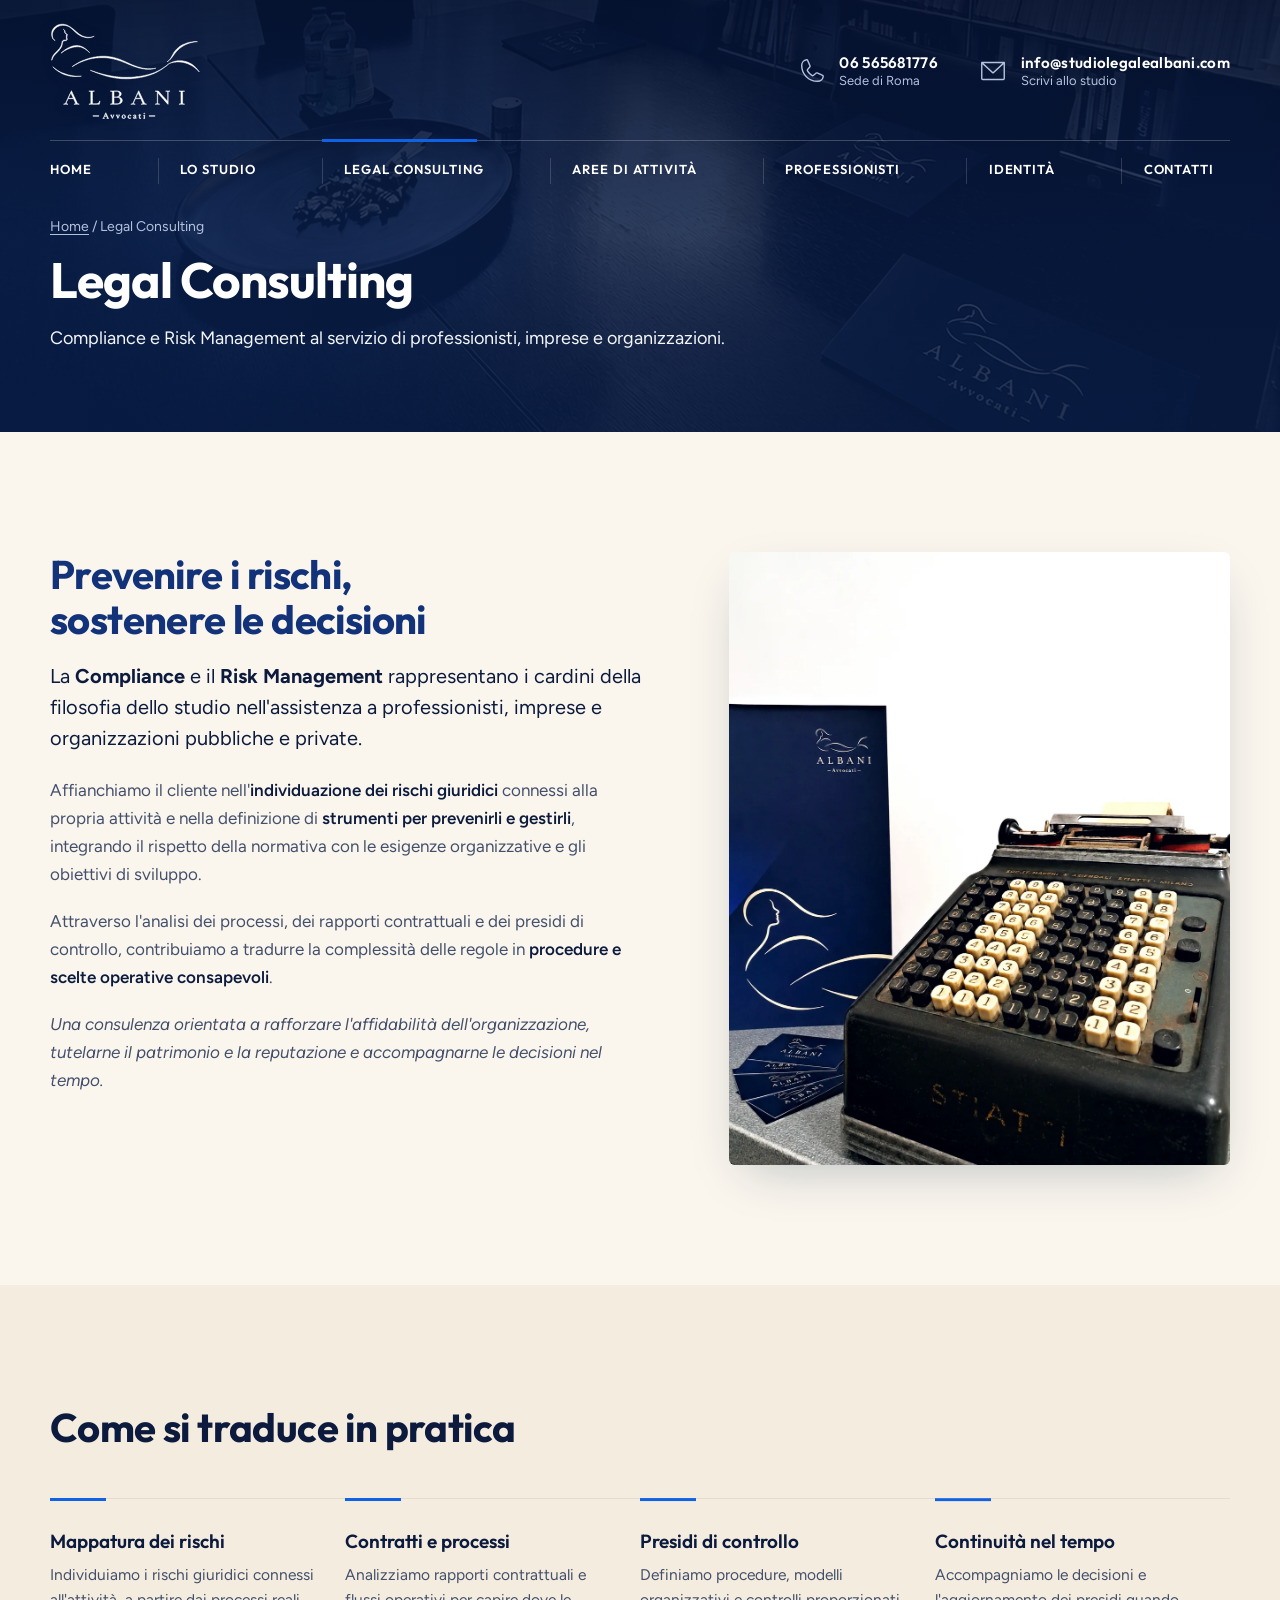
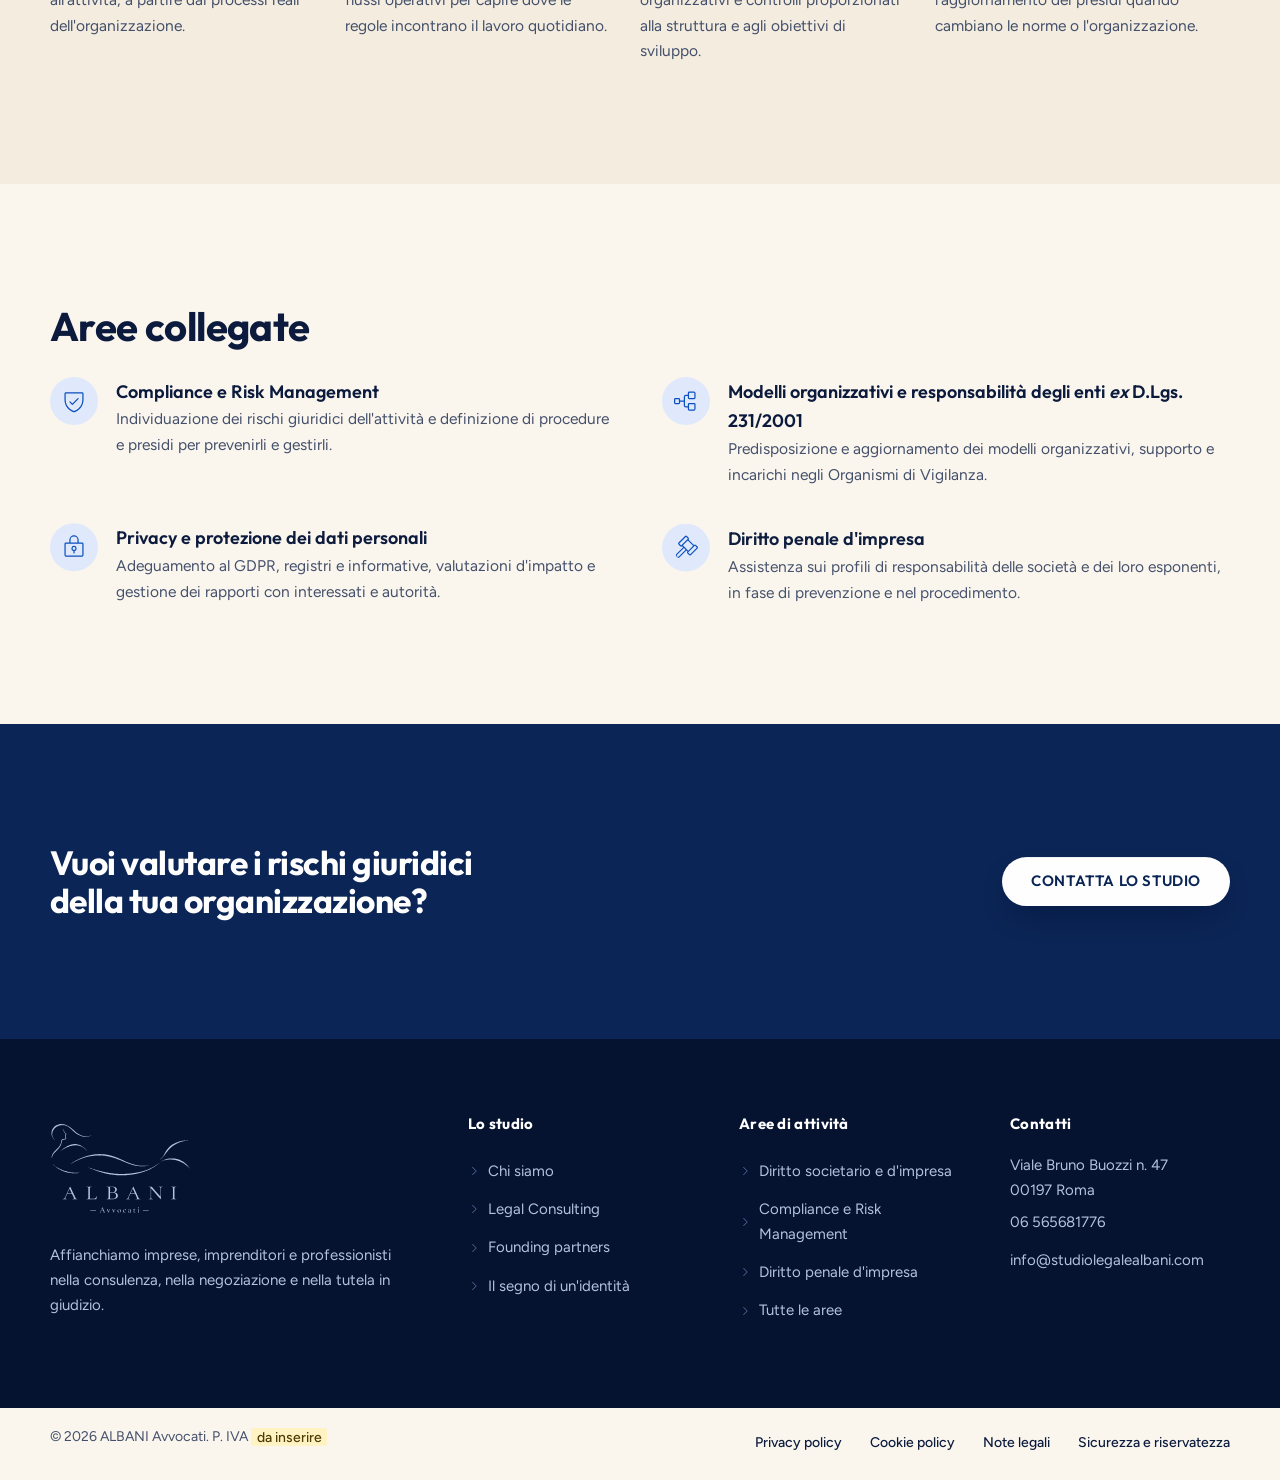
<file: legal-consulting.html>
<!DOCTYPE html>
<html lang="it">
<head>
<meta charset="utf-8">
<meta name="viewport" content="width=device-width, initial-scale=1">
<title>Legal Consulting: Compliance e Risk Management | ALBANI Avvocati</title>
<meta name="description" content="Consulenza legale orientata a compliance e risk management: individuazione dei rischi giuridici, modelli organizzativi 231, procedure e presidi di controllo per imprese e organizzazioni.">
<link rel="canonical" href="https://www.studiolegalealbani.com/legal-consulting.html">
<meta name="theme-color" content="#081b42">
<meta name="format-detection" content="telephone=no">
<meta name="referrer" content="strict-origin-when-cross-origin">
<meta property="og:type" content="website">
<meta property="og:locale" content="it_IT">
<meta property="og:site_name" content="ALBANI Avvocati">
<meta property="og:title" content="Legal Consulting: Compliance e Risk Management | ALBANI Avvocati">
<meta property="og:description" content="Consulenza legale orientata a compliance e risk management: individuazione dei rischi giuridici, modelli organizzativi 231, procedure e presidi di controllo per imprese e organizzazioni.">
<meta property="og:url" content="https://www.studiolegalealbani.com/legal-consulting.html">
<meta property="og:image" content="https://www.studiolegalealbani.com/assets/img/og-albani.jpg">
<meta name="twitter:card" content="summary_large_image">
<link rel="icon" href="favicon.svg" type="image/svg+xml">
<link rel="manifest" href="site.webmanifest">
<link rel="preload" href="assets/fonts/outfit-latin-wght-normal.woff2" as="font" type="font/woff2" crossorigin>
<link rel="preload" href="assets/fonts/figtree-latin-wght-normal.woff2" as="font" type="font/woff2" crossorigin>
<link rel="stylesheet" href="assets/css/site.css">
<script src="assets/js/boot.js"></script>
</head>
<body>
<svg class="sr" aria-hidden="true" focusable="false"><defs><symbol id="logo" viewBox="317 205 923 600"><path d="M327 271.25L327 275L326.75 275.25L327 285.25L327.75 287.75L328 291.25L328.75 293.25L329 295.25L332 302.75L335 307.75L337.5 311L340.25 313.75L347.25 318.75L348.75 319L348 318L344.5 315.75L341 312.75L337.25 308.25L335.75 305.5L334.75 302.25L334 301L331.75 291L331.25 283.5L331.5 283.25L331.75 278.25L332.75 274.25L332.75 273L334 268.75L334.75 267.5L336 263.75L339.75 256.5L345 249.25L351.25 243L358.25 237L362.5 234.25L367 232L377.25 228L379.75 227.75L381.5 227L384.25 226.75L386.75 226L395 225.5L395.25 225.25L407 225.75L409.75 226.5L413.25 226.75L415.25 227.5L417.75 227.75L419.5 228.5L421.25 228.75L430.75 232.75L434.25 234.75L446.75 244L458.25 254L469.5 264.75L487.5 279.5L500.25 287.75L507.5 291.5L509.25 292L512.5 293.75L513.75 294L514.75 294.75L515.5 294.75L520.75 296.75L521.75 296.75L523.25 297.5L526.25 298L528 298.75L530.25 299L532 299.75L533.75 299.75L538.5 300.75L542 300.75L545 301.25L555 301.25L567 299.75L568.5 299L571 298.75L572.5 298L574.5 297.75L576 297L578.25 296.5L578.75 296L580.75 295.75L581.75 295L583.25 294.75L584 294L585.5 293.75L586.25 293L587.5 292.5L587.25 292L586.5 292L585.5 292.75L583.75 293L579.75 294.75L577.75 295L576.5 295.75L574.25 296L572.25 296.75L565 298L554.75 298.5L554.5 298.75L549.75 298.5L547.25 298L543.25 298L538.75 297L536.75 297L533.5 296L531.25 295.75L529.75 295L527.75 294.75L526.5 294L522.25 292.75L515.5 290L508.75 286.75L500.5 281.75L494.75 277.75L478.75 265L474.5 261L464.25 252.75L458.75 247.75L448.5 240L437.75 233L428 227.25L421 224L420.25 224L415 222L413.25 221.75L411.75 221L410.5 221L407.5 220L404.5 219.75L401.75 219L385.5 218.75L377.25 220L364.25 224L359.5 226.25L353 230.25L346.75 235L343.75 237.75L339.75 242.25L335 248.75L332 254.5L329 261.75L328.75 264L328 265.5L327.75 269ZM399.75 250L399.25 250.5L404 255L406 258L406.5 260L407 269L408 271.75L410.25 274.75L416 279L420 283L419.75 285.25L416 288L415 289.5L415 291.25L417 293.25L417 295.5L418 297.75L417.75 299L416.25 301L416 303.5L417.75 305.5L418.5 307.5L418.75 309L418.5 311.75L416.75 313.75L414 314.75L409.75 315.25L406.25 315.25L400.5 316.25L396.5 318.25L393.75 320.75L392.25 323L391 325.75L390.75 327.5L390 329.25L389.75 332.5L389 335L388.75 338.75L388 340.75L387.75 343L386 348L383.75 352.75L380.75 358L374 368.25L366.75 375.5L362.75 380.25L357.25 385.75L356 387.5L350 393.25L344.5 399.25L336 410.5L331.75 418.75L329 426.5L329 427.75L328 430.5L328 432.5L327 437.5L327.25 439.5L327.75 439.5L328.75 438L333 426.25L337 418.75L339.75 414.5L345.25 407.25L348.75 403.25L372.25 379L383.5 363.75L386.75 358.25L389.75 351.25L390 349.5L390.5 348.75L391 346L391.75 344.25L392 341.75L392.75 340L392.75 337.5L393.75 334.25L394 331.75L394.5 331L394.75 329.25L396.75 324.5L399 322.25L401.25 321L403 320.75L404.75 320L410.75 319.5L412.75 318.75L415 318.5L419 317L421.5 315L422.75 312L422.75 308.5L420.75 302L420.75 300.25L421.5 298.75L421.25 297L421.5 293.75L419.5 290.75L419.5 290.25L423.5 286.25L423.75 282L422.25 280L414.75 275L411.5 271.75L410 268.25L409.75 264.75L407.75 257.75L405.75 255L403.5 252.75ZM334 479L334 479.5L338 483.75L347.5 492L354.5 497L363.75 504.75L374 511L374.75 511.75L375.75 512L380 514.75L381 515L389.75 520L396 522.75L397.25 523L402.75 525.75L403.5 525.75L408 527.75L408.75 527.75L417 530.75L418 530.75L420.25 531.75L421.5 531.75L423.25 532.5L425.25 532.75L427.5 533.75L429 533.75L431 534.5L433.75 534.75L436.5 535.75L438.5 535.75L441.75 536.75L445.75 537L449.5 537.75L456.25 538L460.5 538.75L489.75 538.75L490 538.5L495.75 538.5L498.75 538L506.5 537.75L509 536.75L509 536.5L482.75 536.75L476 536L471.5 536L465.75 535L460.5 534.75L458 534L454 533.75L446.75 532L444.75 532L441.5 531L438.25 530.75L437.25 530.25L435 530L432.25 529L430.25 528.75L428.5 528L426.5 527.75L425 527L422.75 526.75L422 526.25L418 525L416 524.75L414.5 524L413.5 524L396 517.75L395 517L386.5 513.75L385.5 513L382.75 512L376.25 508.75L361.5 500L353.5 494.75L343.25 486.75L334.75 479.25ZM559 391.75L551.75 384L538 372L531.5 367.5L523.25 361L510.75 355L505.5 353L503.75 352.75L502.25 352L500 351.75L498.25 351L496.25 351L492 350L485.25 349.25L476 349.25L471 350L465.75 350.25L456.75 352L448 355L447.25 355L445.25 356L443.75 356.25L431.25 362L418.75 369L406.75 377L386 394L385.25 395.5L387.25 394.75L395.75 388L403.25 383L415.5 376L424.25 371.75L427.75 370.5L428.25 370L435.25 367.5L438.25 366L439.75 365.75L441.5 364.75L442.25 364.75L444.5 363.75L445.5 363.75L450 362L452 361.75L453.5 361L455.75 360.75L457.75 360L460.5 359.75L464 358.75L467.25 358.5L468.5 358L473 357.75L480.25 356.75L492.75 357L495.75 357.75L498.25 357.75L503 358.75L504.5 358.75L512.5 361L515.25 362.5L519 363.75L528.5 368.25L535.75 372.75L546.5 381L553.25 387.25L557.25 391.75L558.25 392.5L559 392.5ZM452 478.5L452.25 479L453.25 478.75L454 478L455 477.75L474.25 466L493.25 456L494.5 455.75L500 453L503.75 451.75L505.25 450.75L511.5 448L513 447.75L522 444L523.75 443.75L525.5 442.75L526.25 442.75L532.75 440L534.75 439.75L535.5 439.25L538 438.75L545.5 436L548.25 435.5L549 435L551 434.75L553.75 433.75L555 433.75L557.75 432.75L559 432.75L560.75 432L563.25 431.75L566 430.75L567.5 430.75L569.5 430L573.5 429.5L575.5 428.75L577.25 428.75L581 427.75L583.25 427.75L586.75 426.75L589.25 426.75L592.5 426L597 425.75L600.5 425L607 424.75L611.75 424L619.75 423.75L623.5 423.25L649.25 423.25L649.5 423.5L657.5 423.75L657.75 424L663.5 424.25L665.5 424.75L670.75 425L674 425.75L676.75 425.75L681.75 426.75L684 426.75L687.5 427.75L690 427.75L692.25 428.5L699.75 429.75L702.75 430.75L704.25 430.75L707 431.75L708.5 431.75L710.5 432.5L720.5 434.75L726.5 436.75L727.5 436.75L729.5 437.75L730.5 437.75L732.75 438.75L733.75 438.75L735.25 439.5L743.5 442L744.75 442.75L748.5 443.75L753 445.75L754.5 446L761 448.75L764.5 449.75L768.75 451.75L781.75 456.75L785.75 458.75L786.5 458.75L788.25 459.75L789.5 460L797.75 463.75L804 466L809.75 468.75L810.5 468.75L812.25 469.75L815.75 470.75L817.5 471.75L821 472.75L822.75 473.75L824 474L827.75 475.75L832 477L833.25 477.75L834.75 478L836 478.75L840.75 480L841.5 480.5L843 480.75L851.5 483.75L856 484.75L857.5 485.5L860.25 486L862 486.75L863.25 486.75L865.75 487.75L868.25 488L870.25 488.75L871.75 488.75L874.75 489.75L876.5 489.75L879 490.5L882.25 490.75L886.25 491.75L888.25 491.75L893 492.75L895.25 492.75L901.25 493.75L925 494.25L925.25 494L934.75 493.75L940.5 492.75L945 492.5L948 491.75L950.25 491.75L952.25 491L955.5 490.75L957.5 490L960.5 489.75L962 489L964.25 488.75L965.25 488.25L965.25 488L961.25 488L960 488.5L954.5 489L951.5 489.75L939 491L914 491L907.25 490L902 489.75L899 489L894 488.75L891.5 488L889 488L885.5 487L883.75 487L880.5 486L879.25 486L876.5 485L874 484.75L872.25 484L871 484L868 483L866 482.75L861 481L860 481L857.5 480L855.75 479.75L854.25 479L852.25 478.75L848 477L843.75 475.75L842.5 475L838.75 474L837 473L836.25 473L830 470.75L828.75 470L827.25 469.75L826 469L824.5 468.75L823.25 468L822.5 468L818.5 466L817.25 465.75L808.75 462L803 459L799.5 457.75L794.25 455L793.5 455L788 452.25L786.25 451.75L779 448L773.25 445.75L772.25 445L771 444.75L765.25 442L764 441.75L763 441L761.5 440.75L761 440.25L759.75 440L758 439L756.75 438.75L753.25 437L746.25 434.25L741 432.75L739.75 432L738.25 431.75L737 431L735.25 430.75L734 430L732.25 429.75L728 428L726.25 427.75L724.75 427L722.75 426.75L721.25 426L719.25 425.75L718.5 425.25L715.75 424.75L714 424L707.75 422.75L706 422L704.5 422L701.5 421L699 420.75L697.25 420L695.5 420L692 419L688.5 418.75L686.25 418L682.75 417.75L680 417L675.5 416.75L672.5 416L666.25 415.75L661.5 415L647.25 414.75L647 414.5L624.75 415L615.75 416L612 416L608.25 416.75L602.5 417.25L594.75 418.75L591 419L588.5 419.75L585.5 420L578 422L575.5 422.25L574.5 422.75L571 423.25L570.25 423.75L563.5 425.25L558.5 427L557.25 427L555 428L554 428L552.5 428.75L551 429L549.75 429.75L548 430L543.5 431.75L538.5 433L534.75 434.75L533.25 435L528.75 437L528 437L526.75 437.75L522.5 439L518.25 441L517.5 441L508.75 445L507.25 446L501.75 448.25L501.25 448.75L500 449L497.25 450.75L492 453.25L475.25 463L459.5 473ZM1230.75 510.25L1229.75 508.25L1224.75 501.5L1212.75 487L1205.75 480L1196.75 472L1184 462.75L1173.75 457L1168.5 454.75L1165.5 453L1158.25 450L1156.5 449.75L1155.25 449L1153.5 448.75L1148.75 447L1147.5 447L1144.5 446L1142 445.75L1140 445L1137 444.75L1135 444L1131.25 443.75L1128.25 443L1118.75 442.5L1118.5 442.25L1103.5 442.25L1103.25 442.5L1094.75 443L1091.5 443.75L1088 444L1084.75 445L1083.25 445L1080.25 446L1079 446L1077 446.75L1075 447L1073.5 447.75L1068.5 449L1067.25 449.75L1063.5 451L1054.25 455.75L1050.75 457L1044.75 460L1030.5 471.75L1029.75 472L1021 478.75L1007.5 487.75L1003.75 489.75L1002.25 491L993 496.75L969.5 508.75L963.5 511.25L963 511.75L961.75 512L960.75 512.75L959.5 513L958.5 513.75L957.25 514L955.5 515L954.75 515L953.75 515.75L952.5 516L946.25 518.75L944.75 519L940.25 520.75L938.5 521L936.5 522L931.75 523L922.5 526L916.75 527.25L916 527.75L913.75 528L911 529L909.5 529L902.5 531L901 531L897.75 532L895.25 532.25L894.5 532.75L891.5 533L888.5 534L887 534L883.25 535L881.5 535L878 536L875.75 536L873 536.75L867 537.25L865.75 537.75L862.25 538L859.25 538.75L854.75 539L842.75 540.75L837.25 541L831.5 542L826.75 542L817.25 543L811.75 543L811.5 543.25L801.75 543.5L801.5 543.75L791.75 543.75L791.5 544L768.75 543.75L768.5 543.5L762.25 543.5L757.5 543L751.5 543L743.75 542L736.25 541.75L734.5 541.25L727.25 540.75L724.25 540L721.75 540L716.75 539L712.25 538.75L709.25 538L705 537.75L703 537L701.25 537L697.5 536L694 535.75L691.75 535L688 534.75L686 534L683 533.75L681.25 533L679.5 533L676.75 532.5L675.75 532L672.5 531.75L670.5 531L663 529.75L661.25 529L655.75 528L653 527L651.75 527L648.5 526L641.75 524.75L641 524.25L634.75 522.75L633.25 522L631.25 521.75L629.75 521L628.75 521L626 520L624.75 520L622.25 519L616.75 517.75L616 517.25L613.5 516.75L609 515L607.25 514.75L602.75 513L600.75 512.75L597 511.25L594.5 510.75L585 507.25L582.75 506.75L579.25 505.25L576.25 504.5L573 503L571.25 502.75L567.5 501L565.25 500.75L564.5 500L564 500.25L564.25 500.75L565.25 501L565.5 501.5L569.5 503L570.5 503.75L574.5 505L575.5 505.75L576.75 506L580.5 507.75L582 508L588.25 510.75L589 510.75L590.75 511.75L592.25 512L605.75 517.75L606.5 517.75L611.25 519.75L615.75 521L617 521.75L617.75 521.75L619.75 522.75L624 524L627.25 525.5L629.75 526L631.25 526.75L632.25 526.75L638 528.75L639 528.75L643.5 530.5L646 531L647.25 531.75L652.75 533.25L653.5 533.75L654.5 533.75L660.75 535.75L665.5 536.75L667.75 537.75L669 537.75L670.75 538.5L674 539L674.75 539.5L677.75 540L679.5 540.75L682 541L683.5 541.75L685.25 541.75L687.25 542.5L690 542.75L693.25 543.75L695 543.75L698.75 544.75L702 545L704 545.75L706 545.75L710 546.75L713.75 547L716.5 547.75L720.75 548L723.75 548.75L726.25 548.75L731.5 549.75L735 549.75L739 550.5L745.5 550.75L753.75 551.75L761 551.75L761.25 552L768.25 552L768.5 552.25L775.25 552.25L775.5 552.5L793 552.5L793.25 552.25L799.5 552.25L799.75 552L813.75 551.75L822.5 550.75L827.5 550.75L831.25 550L836 549.75L842 548.75L846.5 548.5L849.75 547.75L852 547.75L856.25 546.75L858.25 546.75L861 546L864.25 545.75L866.5 545L870 544.75L872 544L875.25 543.75L878.5 542.75L880.5 542.75L884.25 541.75L885.75 541.75L887.5 541L889.75 540.75L893 539.75L894.25 539.75L896.75 538.75L898.25 538.75L899.75 538L902.75 537.5L904.5 536.75L906.75 536.5L907.5 536L909.5 535.75L912.25 534.75L913.5 534.75L916.25 533.75L917.25 533.75L918 533.25L923.5 531.75L925.75 530.75L926.75 530.75L928 530L929.75 529.75L934 528L935.5 527.75L936.75 527L938.25 526.75L942.5 524.75L943.25 524.75L944.5 524L948.25 522.75L954.5 519.75L955.25 519.75L962.75 516L964 515.75L970.5 512.5L972.75 511L977.75 508.75L980.5 507L981.5 506.75L982.25 506L983.25 505.75L989 502L990 501.75L995.75 497.75L1004.5 492.5L1011.75 486.75L1016.5 483.75L1022.5 479L1027.75 475.5L1031 473L1039.5 464.75L1045.25 461.25L1049.75 459L1051 458.75L1052 458L1057.75 455.75L1058.75 455.75L1061.25 454.75L1063 454.75L1066.25 453.75L1068 453.75L1069.75 453L1072 452.75L1074 452L1077.5 451.75L1082.5 450.75L1086 450.75L1091 450L1103.75 449.75L1104 450L1111 450L1113.75 450.5L1122.75 451L1125.5 451.75L1128 451.75L1131.75 452.75L1133.5 452.75L1135.25 453.5L1137.75 453.75L1140.5 454.75L1141.75 454.75L1143.5 455.5L1146.25 456L1147 456.5L1150 457L1154.5 458.75L1156.25 459L1156.75 459.5L1160.75 460.75L1161.75 461.5L1163.5 462L1164.5 462.75L1165.75 463L1166.75 463.75L1172.25 466L1180.25 470L1188.5 474.75L1194.75 478.75L1203 484.75L1220 499L1230.5 510.5ZM1219.75 325.25L1217 324.75L1208.75 324.75L1208.5 325L1201.25 325L1194.25 326L1191 326L1187.5 326.75L1181.75 327.25L1180.75 327.75L1177.75 328L1175.5 328.75L1172.75 329L1169.5 330L1168.25 330L1166.25 330.75L1164.25 331L1148 336.25L1141.75 339L1141 339L1139.25 340L1138.5 340L1137.5 340.75L1135.5 341.25L1125.5 346.25L1115.25 352.25L1110.75 355.25L1102.25 362L1096.5 367L1088 375.75L1081 384.25L1074.25 393.75L1071 399.25L1068.75 404.25L1064 412.25L1063.5 413.75L1054 429.5L1046.5 438.5L1041.25 443L1036 447L1035.25 447.25L1034.75 448L1034 448.25L1034 448.75L1043.5 442.75L1049.25 438L1051.75 435.5L1064.75 420.25L1078.75 401L1084.75 393.5L1092.5 384.5L1098.75 378L1109.5 367.75L1124.5 356.75L1133.75 351L1145.25 345L1161 338L1162.5 337.75L1164.5 336.75L1165.5 336.75L1166.75 336L1168.5 335.75L1179 332L1181.25 331.75L1184.25 330.75L1185.5 330.75L1187 330L1189.75 329.75L1192.5 328.75L1195.5 328.5L1197.75 327.75L1201.5 327.5L1202.5 327L1207 326.75L1211.25 326L1218.5 325.75L1219.75 325.5ZM448.5 626L447.5 626.5L446 630.25L442 637.75L440.75 641L440 642L439.75 643.25L436 650.5L435.75 651.75L435 652.75L433 657.75L432 659.25L431.75 660.5L431 661.5L423 679.25L422 680.75L419.75 686.25L419 687.25L418.75 688.5L418 689.5L413 701.25L410.5 704L407.5 705.75L404.5 706.25L403.5 706.75L400.5 707L400.25 707.25L400.5 708.5L427 708.5L427.25 708.25L427.25 707.25L426.75 707L423 706.75L420.25 706L418.5 705L417 703L416.75 700.75L418 697L418.75 696L419 694.75L419.75 693.75L419.75 693L422.75 687L423.75 684.25L424.75 682.75L428 675L429 674.25L460 674.25L460.5 674.5L462 676.5L462 677.25L463 678.75L463 679.5L467 687.25L470 694.5L472.75 699.75L473.5 702.25L473 704.25L471.5 705.75L467.75 706.75L464 707L463.25 707.75L463.5 708.25L464 708.5L493.5 708.5L493.75 708.75L495 708.75L495.75 708.25L495.5 707L492 706.75L488 705.5L486.75 704.75L484.25 701.75L482 697.25L481.75 696L481 695L480.75 693.75L478 688.75L475.75 683.25L471 674L470.75 672.75L467.75 666L465 661.25L462.75 656.25L462.5 655L462 654.5L461.75 653.25L456.75 643.75L454.75 638.75L450.75 631L449 626.5ZM444.25 640L445 640.25L445.75 641.75L446 643L449 648.75L451 653.75L451.75 654.75L452 656L455.75 663.25L456 664.5L459 670.75L459 671.75L458.25 672.25L457.5 672L430.25 672L429.75 671.25L435 660L435.75 657.75L436.75 656.25L437 655L438.75 652L439 650.75L439.75 649.75L441.75 644.75ZM555 627.5L555.25 628.75L561 629L564.5 630.25L565.75 631.25L567 634.25L567 702L565.75 704.25L564 705.5L560 706.75L555.25 707L555 708.25L555.25 708.5L618.75 708.5L619.75 707L620.75 700.25L621.75 697.25L622 694.75L622.75 693L623.25 689L623 688L621.75 688.25L618.75 695L615.75 699.25L611 703L607 704.75L602.5 705.75L599.75 705.75L599.5 706L584.5 706.25L584.25 706L580 706L577.75 704L577 701.5L577 635.25L578 632.25L580 630.25L584.5 628.75L588.25 628.75L588.75 628.5L589 627.75L588.25 627L584.75 627L584.5 627.25L581.25 627.25L581 627L558.25 627.25L555.75 627ZM687 627.25L686.5 627.75L686.75 628.75L692.75 629L695.75 630L697.5 631.75L698.5 634.75L698.75 636.75L698.5 638L698.75 639.75L698.5 641.75L698.5 700.5L698 703.25L696.25 705.25L693.5 706.25L689.25 707L687 707L686.5 708L687 708.5L729.5 708.5L729.75 708.25L732.5 708.25L736.5 707.75L743.25 705.75L747.75 703.75L752.5 700.75L755.75 697.5L758.75 691.75L759 689.75L759.75 687.75L759.75 682.5L759 680.75L758.75 678.75L755.5 673.25L751.75 670L745.75 667L738 665L735.5 665L735 664.5L735.75 663.5L739 662.75L745.25 659.5L749 656.25L751.75 652L752.75 648.5L752.75 641.5L752 640.25L751.5 638.25L749.5 635.25L747.5 633.25L744.25 631L740.25 629.25L735.25 628L733.25 628L729 627.25ZM709.25 666L725 665.75L732.75 666.75L735 667.75L735.75 667.75L740.25 670L744 673.5L745.75 676L747 679L747 680L748 682.75L748 688L747 691.25L747 692.25L746 694.75L744.25 697.75L742.25 700L738.75 702.75L736.5 704L729.75 706L724.5 706L724.25 706.25L712.5 706L710.5 705.25L709.25 704L708.75 703L708.75 666.5ZM709.25 629L713 629L713.25 628.75L727.25 629L730.5 629.75L733 630.75L735.25 632L737.75 634.25L740 637.5L741 639.75L742 643.5L742 647.25L741 650.5L740.75 652.75L740 654L739.75 655.25L738.25 657.5L736 659.75L734.25 661L729 663L727.5 663L725.25 663.75L709.25 663.75L708.75 663.25L708.5 662.5L708.75 660L708.75 629.5ZM812 707.25L812 708.25L812.75 708.75L813 708.5L837 708.5L838.25 708.75L839 707.75L838.5 707L834.25 706.75L831.5 706L830.25 705.25L828.75 703.25L828.75 700.25L830.75 695L832.75 691.25L833 690L834.75 687.25L836 684L836.75 683L838.75 677.5L839.75 676L839.75 675.25L840.5 674.5L871.75 674.25L873 675.25L875 679.5L875 680.25L876 681.75L879 689L880 690.5L880 691.25L881 692.75L884.75 701.25L884.75 703.25L883.25 705.25L882.25 706L879.25 706.75L875.25 707L875 707.25L875.25 708.5L906.25 708.5L907 708.75L907.75 708.25L907.5 707L903.75 706.75L899.75 705.5L898.5 704.75L896 702L888.75 687L887.75 684.25L886.75 682.75L883.75 675.5L881 670.25L875.75 658.25L873.75 654.75L869.75 645.5L866.75 640L864.75 635.5L864.75 634.75L860.5 626.25L859.25 626.5L854 638.25L850 646.25L847 653.5L844 659L843.75 660.25L843 661.25L841.75 664.75L839 670.25L838.75 671.5L833 683L831 688.25L825 701.25L822.25 704.25L821 705L816.75 706.5ZM856 639.75L856.5 639.75L857.25 640.5L859.25 645.25L860 646.25L860 647L861 648.5L861 649.25L862.75 652.25L863 653.5L866.75 661L867 662.25L867.75 663.25L868 664.5L871 670.75L871 671.5L870.5 672L842.25 672L841.75 671.5L841.75 670.75L842.75 669.5ZM1051.75 627.5L1051.25 627L1048.75 627L1048.5 627.25L1025.75 627L1025 627.5L1025 628.25L1025.5 628.75L1031 629L1034 630.25L1036.25 632.5L1037 634L1037.5 636.25L1037.5 659.25L1037.75 659.5L1037.5 690.25L1036.75 690.5L1034.75 688.75L1019.75 671.5L1010 661L981 627.75L980.25 627.25L961.25 627.25L961 627.5L961.25 628.75L965.5 629L969.5 630.25L972 632.5L973.75 635L973.75 698L972.75 702L970.25 705L968.5 706L965.25 706.75L961.25 707L961 707.25L961.25 708.5L986.75 708.5L987.5 708.75L988.5 708.25L988.5 707.25L988 707L983.5 706.75L980.75 706L979 705L977 702.5L976.25 698L976.5 641.25L976.25 640.5L976.5 639.75L977.5 639.25L1008.75 675L1011.75 678L1015 682.25L1038 708L1039 709L1039.75 709.25L1040.5 708.5L1040.5 685L1040.25 684.75L1040.5 635.75L1040.75 634.25L1041.75 632L1044 630L1047.75 628.75L1051.25 628.75L1051.75 628.25ZM1107.5 627L1107 627.5L1107.25 628.75L1112.5 629L1116 630.25L1117.75 632L1119 636.25L1119 639L1118.75 639.25L1119 699.25L1118.5 702.5L1117.75 704L1116.5 705.25L1115.25 706L1112.25 706.75L1107.25 707L1107 708.25L1107.5 708.75L1108.5 708.5L1140.5 708.5L1140.75 708.25L1140.5 707L1135 706.75L1131.75 705.5L1130 704L1128.75 700.75L1128.75 640.5L1129 640.25L1128.75 635.75L1129 633.75L1129.75 632.25L1131.5 630.5L1132.75 629.75L1137 628.75L1140.5 628.75L1141 628.25L1141 627.5L1140.5 627L1135 627L1134.75 627.25L1121.5 627.25L1121.25 627L1108.75 627.25ZM579.5 779.25L579.5 781L580.5 781.75L581.25 781.5L583.5 781.75L593.25 781.75L593.5 781.5L615.75 781.75L616.5 781.5L617 780.5L617 779.5L616.25 778.75L580.25 778.75ZM659.5 761L658.5 761L658 761.5L658 762.25L654.75 768.75L651.75 776.5L651 777.5L649.75 781L648 784.25L645 791.5L642.75 793.75L640.75 794.5L640.25 795L640.5 795.5L648.75 795.5L649 795.75L651 795.5L650.5 794.5L648.25 794L647 792.75L646.75 791.5L648 788L649.75 784.5L650 783.25L651.5 781.75L652.5 782L663.5 782L667.75 791.5L667.75 793.25L667 794L664.75 794.75L665 795.5L671.25 795.5L671.5 795.25L676.25 795.5L676.5 794.75L674.5 793.75L673 791.75L670.75 786.5L670 785.5L667.75 779.75L667 778.75L666.75 777.5L666 776.5L665.75 775.25L665 774.25L664.75 773L661 765L660.75 763.75L660 762.75ZM657.25 768L658 768.75L660 774.25L662.75 779.75L662.25 780.75L652.25 780.75L651.75 780.25L651.75 779.25L652.75 777.75L653 776.5L655.75 770.75L656.5 768.5ZM687.5 774L687.25 774.75L688.5 775.25L689.75 777L695 788.75L696 790.25L696 791L696.75 792L697 793.25L698 795.25L698.75 795.5L699.75 794.5L702 788.75L703 787.25L707 777L708.25 775.5L709.75 774.75L710 774.25L709.75 774L704.25 774L704 773.75L702.5 774L702.5 774.75L703.75 775L704.75 775.75L705.25 777.5L703 784L701.75 786.25L701 788.5L700.25 789L698 785.25L697.75 784L696 781L694.25 776.5L694.25 775.75L695 775L696.75 774.75L697 774.25L695.75 773.75L695.5 774ZM744.25 774L743.25 773.75L736.75 774L736.75 774.75L738.25 775L739 775.5L739.5 776.25L739.5 777.75L737.75 782.75L737 783.75L736.75 785.25L734.75 788.75L733.75 788.25L732.75 785.5L731 782.5L730.75 781.25L728.75 777.25L728.75 775.5L729.75 774.75L731 774.75L731.25 774.25L731 774L721.5 774L721.5 774.75L723 775.25L724 776.25L725 778.5L725 779.25L728.75 786.75L729 788L729.75 789L730 790.25L732.25 795.25L733.75 795L736 789.25L738.75 783.75L739 782.5L740.75 778.75L741 777.25L743 775L744.5 774.5ZM765.25 773.75L762.5 775L759 778.25L757 782.75L757 787L758 789.25L758 790L759 791.75L762.5 794.75L765.25 795.75L767.75 796L771 795.75L774.5 794.25L777.5 791.5L778.75 789.25L779.5 786.75L779.5 782.5L778.75 780.75L778.75 779.75L777.75 778L774.75 775.25L772.25 774L769.75 773.5ZM766.25 774.75L768.75 774.75L771.25 776L772.5 777.25L773.75 779.25L774.75 782.5L775 788L773.75 791.75L771.75 793.75L770.25 794.5L767.75 794.5L766 793.75L763.5 791L762 787L761.75 785.5L762 779L762.75 777.25L765.25 775ZM803.25 773.75L800 775L796 778.25L794 781.75L793.75 787.5L794 789L795 791.25L797.25 793.75L798.75 794.75L801.5 795.75L806.5 795.75L811.25 793.75L812.75 792.25L812.5 791.75L811.75 791.75L809.25 793L805.25 793.25L803.75 793L801.25 791.5L800 790.25L798.75 787.75L798.25 785.25L798.25 782L798.75 779.75L799.75 777.5L802.75 775L804.75 774.75L806.5 775L807.25 776.25L807.5 778.25L809.25 779.75L811.5 779.75L812.5 779L812.75 776.25L811.25 774.75L809.5 774ZM829.5 776L828 777.5L827.5 778.5L827.5 780L828.75 781L830.25 781L831.75 779.75L832 776.75L834.5 774.75L837.25 775L838.5 776.25L839 777.5L839 782.75L838.25 783.75L834.25 785L830 787.25L827.75 789.25L827 791L827 792L828 794.25L830.5 795.75L833 795.75L838.75 793L839.5 793.5L840.25 795.25L842.25 795.5L842.75 795L846 793.75L846.25 793L844.25 792.75L843 791.5L843 778L842.5 776.25L840.25 774.25L838 773.75L834 774ZM838.5 784.75L839 785.25L839 791L838.75 791.5L836.25 793L834.75 793.25L833.5 793L831.75 791L832 788.25L834.5 786.25L837 785ZM866.25 769.5L863 773.25L862.25 773.75L860.5 774L860 774.5L860 775.5L860.5 775.75L862.25 775.5L863 776.5L863 793L863.75 794.25L865.25 795.5L868 796L870 795.75L874.25 793.75L875 792.5L874.75 792L874 792L872.5 793L869.75 793.25L868.25 792.75L867 791.25L866.75 790.5L866.75 776.5L867.5 775.75L873.25 775.75L874.5 774.75L874.25 774L867.25 774.25L866.75 773.75L866.75 769.75ZM895.75 774.25L892.25 775.75L889.25 776.25L889.5 777L890.5 777L891.5 777.5L892.75 779.5L892.5 792.5L891.75 793.75L889.5 794.75L889.75 795.5L891.25 795.25L898.75 795.5L899 795.25L898.75 794.5L897.25 794L896.5 793.25L896.5 788.5L896.25 788.25L896.5 775.25L896.25 774.5ZM893.25 761.75L892.25 762.25L891.5 763.25L891 765.25L892.25 767L893.25 767.5L894.25 767.5L895.75 766.75L896.5 765.75L896.75 764L895.5 762.25L894.5 761.75ZM922.75 779.5L922.75 780.75L923.5 781.75L924.25 781.5L927 781.5L927.25 781.75L934.5 781.75L934.75 781.5L956.25 781.75L956.5 781.5L960 781.5L960.75 780.5L960.75 779.5L959.75 778.75L923.5 778.75Z"/></symbol><symbol id="siren" viewBox="317 205 923 360"><path d="M327 271.25L327 275L326.75 275.25L327 285.25L327.75 287.75L328 291.25L328.75 293.25L329 295.25L332 302.75L335 307.75L337.5 311L340.25 313.75L347.25 318.75L348.75 319L348 318L344.5 315.75L341 312.75L337.25 308.25L335.75 305.5L334.75 302.25L334 301L331.75 291L331.25 283.5L331.5 283.25L331.75 278.25L332.75 274.25L332.75 273L334 268.75L334.75 267.5L336 263.75L339.75 256.5L345 249.25L351.25 243L358.25 237L362.5 234.25L367 232L377.25 228L379.75 227.75L381.5 227L384.25 226.75L386.75 226L395 225.5L395.25 225.25L407 225.75L409.75 226.5L413.25 226.75L415.25 227.5L417.75 227.75L419.5 228.5L421.25 228.75L430.75 232.75L434.25 234.75L446.75 244L458.25 254L469.5 264.75L487.5 279.5L500.25 287.75L507.5 291.5L509.25 292L512.5 293.75L513.75 294L514.75 294.75L515.5 294.75L520.75 296.75L521.75 296.75L523.25 297.5L526.25 298L528 298.75L530.25 299L532 299.75L533.75 299.75L538.5 300.75L542 300.75L545 301.25L555 301.25L567 299.75L568.5 299L571 298.75L572.5 298L574.5 297.75L576 297L578.25 296.5L578.75 296L580.75 295.75L581.75 295L583.25 294.75L584 294L585.5 293.75L586.25 293L587.5 292.5L587.25 292L586.5 292L585.5 292.75L583.75 293L579.75 294.75L577.75 295L576.5 295.75L574.25 296L572.25 296.75L565 298L554.75 298.5L554.5 298.75L549.75 298.5L547.25 298L543.25 298L538.75 297L536.75 297L533.5 296L531.25 295.75L529.75 295L527.75 294.75L526.5 294L522.25 292.75L515.5 290L508.75 286.75L500.5 281.75L494.75 277.75L478.75 265L474.5 261L464.25 252.75L458.75 247.75L448.5 240L437.75 233L428 227.25L421 224L420.25 224L415 222L413.25 221.75L411.75 221L410.5 221L407.5 220L404.5 219.75L401.75 219L385.5 218.75L377.25 220L364.25 224L359.5 226.25L353 230.25L346.75 235L343.75 237.75L339.75 242.25L335 248.75L332 254.5L329 261.75L328.75 264L328 265.5L327.75 269ZM399.75 250L399.25 250.5L404 255L406 258L406.5 260L407 269L408 271.75L410.25 274.75L416 279L420 283L419.75 285.25L416 288L415 289.5L415 291.25L417 293.25L417 295.5L418 297.75L417.75 299L416.25 301L416 303.5L417.75 305.5L418.5 307.5L418.75 309L418.5 311.75L416.75 313.75L414 314.75L409.75 315.25L406.25 315.25L400.5 316.25L396.5 318.25L393.75 320.75L392.25 323L391 325.75L390.75 327.5L390 329.25L389.75 332.5L389 335L388.75 338.75L388 340.75L387.75 343L386 348L383.75 352.75L380.75 358L374 368.25L366.75 375.5L362.75 380.25L357.25 385.75L356 387.5L350 393.25L344.5 399.25L336 410.5L331.75 418.75L329 426.5L329 427.75L328 430.5L328 432.5L327 437.5L327.25 439.5L327.75 439.5L328.75 438L333 426.25L337 418.75L339.75 414.5L345.25 407.25L348.75 403.25L372.25 379L383.5 363.75L386.75 358.25L389.75 351.25L390 349.5L390.5 348.75L391 346L391.75 344.25L392 341.75L392.75 340L392.75 337.5L393.75 334.25L394 331.75L394.5 331L394.75 329.25L396.75 324.5L399 322.25L401.25 321L403 320.75L404.75 320L410.75 319.5L412.75 318.75L415 318.5L419 317L421.5 315L422.75 312L422.75 308.5L420.75 302L420.75 300.25L421.5 298.75L421.25 297L421.5 293.75L419.5 290.75L419.5 290.25L423.5 286.25L423.75 282L422.25 280L414.75 275L411.5 271.75L410 268.25L409.75 264.75L407.75 257.75L405.75 255L403.5 252.75ZM334 479L334 479.5L338 483.75L347.5 492L354.5 497L363.75 504.75L374 511L374.75 511.75L375.75 512L380 514.75L381 515L389.75 520L396 522.75L397.25 523L402.75 525.75L403.5 525.75L408 527.75L408.75 527.75L417 530.75L418 530.75L420.25 531.75L421.5 531.75L423.25 532.5L425.25 532.75L427.5 533.75L429 533.75L431 534.5L433.75 534.75L436.5 535.75L438.5 535.75L441.75 536.75L445.75 537L449.5 537.75L456.25 538L460.5 538.75L489.75 538.75L490 538.5L495.75 538.5L498.75 538L506.5 537.75L509 536.75L509 536.5L482.75 536.75L476 536L471.5 536L465.75 535L460.5 534.75L458 534L454 533.75L446.75 532L444.75 532L441.5 531L438.25 530.75L437.25 530.25L435 530L432.25 529L430.25 528.75L428.5 528L426.5 527.75L425 527L422.75 526.75L422 526.25L418 525L416 524.75L414.5 524L413.5 524L396 517.75L395 517L386.5 513.75L385.5 513L382.75 512L376.25 508.75L361.5 500L353.5 494.75L343.25 486.75L334.75 479.25ZM559 391.75L551.75 384L538 372L531.5 367.5L523.25 361L510.75 355L505.5 353L503.75 352.75L502.25 352L500 351.75L498.25 351L496.25 351L492 350L485.25 349.25L476 349.25L471 350L465.75 350.25L456.75 352L448 355L447.25 355L445.25 356L443.75 356.25L431.25 362L418.75 369L406.75 377L386 394L385.25 395.5L387.25 394.75L395.75 388L403.25 383L415.5 376L424.25 371.75L427.75 370.5L428.25 370L435.25 367.5L438.25 366L439.75 365.75L441.5 364.75L442.25 364.75L444.5 363.75L445.5 363.75L450 362L452 361.75L453.5 361L455.75 360.75L457.75 360L460.5 359.75L464 358.75L467.25 358.5L468.5 358L473 357.75L480.25 356.75L492.75 357L495.75 357.75L498.25 357.75L503 358.75L504.5 358.75L512.5 361L515.25 362.5L519 363.75L528.5 368.25L535.75 372.75L546.5 381L553.25 387.25L557.25 391.75L558.25 392.5L559 392.5ZM452 478.5L452.25 479L453.25 478.75L454 478L455 477.75L474.25 466L493.25 456L494.5 455.75L500 453L503.75 451.75L505.25 450.75L511.5 448L513 447.75L522 444L523.75 443.75L525.5 442.75L526.25 442.75L532.75 440L534.75 439.75L535.5 439.25L538 438.75L545.5 436L548.25 435.5L549 435L551 434.75L553.75 433.75L555 433.75L557.75 432.75L559 432.75L560.75 432L563.25 431.75L566 430.75L567.5 430.75L569.5 430L573.5 429.5L575.5 428.75L577.25 428.75L581 427.75L583.25 427.75L586.75 426.75L589.25 426.75L592.5 426L597 425.75L600.5 425L607 424.75L611.75 424L619.75 423.75L623.5 423.25L649.25 423.25L649.5 423.5L657.5 423.75L657.75 424L663.5 424.25L665.5 424.75L670.75 425L674 425.75L676.75 425.75L681.75 426.75L684 426.75L687.5 427.75L690 427.75L692.25 428.5L699.75 429.75L702.75 430.75L704.25 430.75L707 431.75L708.5 431.75L710.5 432.5L720.5 434.75L726.5 436.75L727.5 436.75L729.5 437.75L730.5 437.75L732.75 438.75L733.75 438.75L735.25 439.5L743.5 442L744.75 442.75L748.5 443.75L753 445.75L754.5 446L761 448.75L764.5 449.75L768.75 451.75L781.75 456.75L785.75 458.75L786.5 458.75L788.25 459.75L789.5 460L797.75 463.75L804 466L809.75 468.75L810.5 468.75L812.25 469.75L815.75 470.75L817.5 471.75L821 472.75L822.75 473.75L824 474L827.75 475.75L832 477L833.25 477.75L834.75 478L836 478.75L840.75 480L841.5 480.5L843 480.75L851.5 483.75L856 484.75L857.5 485.5L860.25 486L862 486.75L863.25 486.75L865.75 487.75L868.25 488L870.25 488.75L871.75 488.75L874.75 489.75L876.5 489.75L879 490.5L882.25 490.75L886.25 491.75L888.25 491.75L893 492.75L895.25 492.75L901.25 493.75L925 494.25L925.25 494L934.75 493.75L940.5 492.75L945 492.5L948 491.75L950.25 491.75L952.25 491L955.5 490.75L957.5 490L960.5 489.75L962 489L964.25 488.75L965.25 488.25L965.25 488L961.25 488L960 488.5L954.5 489L951.5 489.75L939 491L914 491L907.25 490L902 489.75L899 489L894 488.75L891.5 488L889 488L885.5 487L883.75 487L880.5 486L879.25 486L876.5 485L874 484.75L872.25 484L871 484L868 483L866 482.75L861 481L860 481L857.5 480L855.75 479.75L854.25 479L852.25 478.75L848 477L843.75 475.75L842.5 475L838.75 474L837 473L836.25 473L830 470.75L828.75 470L827.25 469.75L826 469L824.5 468.75L823.25 468L822.5 468L818.5 466L817.25 465.75L808.75 462L803 459L799.5 457.75L794.25 455L793.5 455L788 452.25L786.25 451.75L779 448L773.25 445.75L772.25 445L771 444.75L765.25 442L764 441.75L763 441L761.5 440.75L761 440.25L759.75 440L758 439L756.75 438.75L753.25 437L746.25 434.25L741 432.75L739.75 432L738.25 431.75L737 431L735.25 430.75L734 430L732.25 429.75L728 428L726.25 427.75L724.75 427L722.75 426.75L721.25 426L719.25 425.75L718.5 425.25L715.75 424.75L714 424L707.75 422.75L706 422L704.5 422L701.5 421L699 420.75L697.25 420L695.5 420L692 419L688.5 418.75L686.25 418L682.75 417.75L680 417L675.5 416.75L672.5 416L666.25 415.75L661.5 415L647.25 414.75L647 414.5L624.75 415L615.75 416L612 416L608.25 416.75L602.5 417.25L594.75 418.75L591 419L588.5 419.75L585.5 420L578 422L575.5 422.25L574.5 422.75L571 423.25L570.25 423.75L563.5 425.25L558.5 427L557.25 427L555 428L554 428L552.5 428.75L551 429L549.75 429.75L548 430L543.5 431.75L538.5 433L534.75 434.75L533.25 435L528.75 437L528 437L526.75 437.75L522.5 439L518.25 441L517.5 441L508.75 445L507.25 446L501.75 448.25L501.25 448.75L500 449L497.25 450.75L492 453.25L475.25 463L459.5 473ZM1230.75 510.25L1229.75 508.25L1224.75 501.5L1212.75 487L1205.75 480L1196.75 472L1184 462.75L1173.75 457L1168.5 454.75L1165.5 453L1158.25 450L1156.5 449.75L1155.25 449L1153.5 448.75L1148.75 447L1147.5 447L1144.5 446L1142 445.75L1140 445L1137 444.75L1135 444L1131.25 443.75L1128.25 443L1118.75 442.5L1118.5 442.25L1103.5 442.25L1103.25 442.5L1094.75 443L1091.5 443.75L1088 444L1084.75 445L1083.25 445L1080.25 446L1079 446L1077 446.75L1075 447L1073.5 447.75L1068.5 449L1067.25 449.75L1063.5 451L1054.25 455.75L1050.75 457L1044.75 460L1030.5 471.75L1029.75 472L1021 478.75L1007.5 487.75L1003.75 489.75L1002.25 491L993 496.75L969.5 508.75L963.5 511.25L963 511.75L961.75 512L960.75 512.75L959.5 513L958.5 513.75L957.25 514L955.5 515L954.75 515L953.75 515.75L952.5 516L946.25 518.75L944.75 519L940.25 520.75L938.5 521L936.5 522L931.75 523L922.5 526L916.75 527.25L916 527.75L913.75 528L911 529L909.5 529L902.5 531L901 531L897.75 532L895.25 532.25L894.5 532.75L891.5 533L888.5 534L887 534L883.25 535L881.5 535L878 536L875.75 536L873 536.75L867 537.25L865.75 537.75L862.25 538L859.25 538.75L854.75 539L842.75 540.75L837.25 541L831.5 542L826.75 542L817.25 543L811.75 543L811.5 543.25L801.75 543.5L801.5 543.75L791.75 543.75L791.5 544L768.75 543.75L768.5 543.5L762.25 543.5L757.5 543L751.5 543L743.75 542L736.25 541.75L734.5 541.25L727.25 540.75L724.25 540L721.75 540L716.75 539L712.25 538.75L709.25 538L705 537.75L703 537L701.25 537L697.5 536L694 535.75L691.75 535L688 534.75L686 534L683 533.75L681.25 533L679.5 533L676.75 532.5L675.75 532L672.5 531.75L670.5 531L663 529.75L661.25 529L655.75 528L653 527L651.75 527L648.5 526L641.75 524.75L641 524.25L634.75 522.75L633.25 522L631.25 521.75L629.75 521L628.75 521L626 520L624.75 520L622.25 519L616.75 517.75L616 517.25L613.5 516.75L609 515L607.25 514.75L602.75 513L600.75 512.75L597 511.25L594.5 510.75L585 507.25L582.75 506.75L579.25 505.25L576.25 504.5L573 503L571.25 502.75L567.5 501L565.25 500.75L564.5 500L564 500.25L564.25 500.75L565.25 501L565.5 501.5L569.5 503L570.5 503.75L574.5 505L575.5 505.75L576.75 506L580.5 507.75L582 508L588.25 510.75L589 510.75L590.75 511.75L592.25 512L605.75 517.75L606.5 517.75L611.25 519.75L615.75 521L617 521.75L617.75 521.75L619.75 522.75L624 524L627.25 525.5L629.75 526L631.25 526.75L632.25 526.75L638 528.75L639 528.75L643.5 530.5L646 531L647.25 531.75L652.75 533.25L653.5 533.75L654.5 533.75L660.75 535.75L665.5 536.75L667.75 537.75L669 537.75L670.75 538.5L674 539L674.75 539.5L677.75 540L679.5 540.75L682 541L683.5 541.75L685.25 541.75L687.25 542.5L690 542.75L693.25 543.75L695 543.75L698.75 544.75L702 545L704 545.75L706 545.75L710 546.75L713.75 547L716.5 547.75L720.75 548L723.75 548.75L726.25 548.75L731.5 549.75L735 549.75L739 550.5L745.5 550.75L753.75 551.75L761 551.75L761.25 552L768.25 552L768.5 552.25L775.25 552.25L775.5 552.5L793 552.5L793.25 552.25L799.5 552.25L799.75 552L813.75 551.75L822.5 550.75L827.5 550.75L831.25 550L836 549.75L842 548.75L846.5 548.5L849.75 547.75L852 547.75L856.25 546.75L858.25 546.75L861 546L864.25 545.75L866.5 545L870 544.75L872 544L875.25 543.75L878.5 542.75L880.5 542.75L884.25 541.75L885.75 541.75L887.5 541L889.75 540.75L893 539.75L894.25 539.75L896.75 538.75L898.25 538.75L899.75 538L902.75 537.5L904.5 536.75L906.75 536.5L907.5 536L909.5 535.75L912.25 534.75L913.5 534.75L916.25 533.75L917.25 533.75L918 533.25L923.5 531.75L925.75 530.75L926.75 530.75L928 530L929.75 529.75L934 528L935.5 527.75L936.75 527L938.25 526.75L942.5 524.75L943.25 524.75L944.5 524L948.25 522.75L954.5 519.75L955.25 519.75L962.75 516L964 515.75L970.5 512.5L972.75 511L977.75 508.75L980.5 507L981.5 506.75L982.25 506L983.25 505.75L989 502L990 501.75L995.75 497.75L1004.5 492.5L1011.75 486.75L1016.5 483.75L1022.5 479L1027.75 475.5L1031 473L1039.5 464.75L1045.25 461.25L1049.75 459L1051 458.75L1052 458L1057.75 455.75L1058.75 455.75L1061.25 454.75L1063 454.75L1066.25 453.75L1068 453.75L1069.75 453L1072 452.75L1074 452L1077.5 451.75L1082.5 450.75L1086 450.75L1091 450L1103.75 449.75L1104 450L1111 450L1113.75 450.5L1122.75 451L1125.5 451.75L1128 451.75L1131.75 452.75L1133.5 452.75L1135.25 453.5L1137.75 453.75L1140.5 454.75L1141.75 454.75L1143.5 455.5L1146.25 456L1147 456.5L1150 457L1154.5 458.75L1156.25 459L1156.75 459.5L1160.75 460.75L1161.75 461.5L1163.5 462L1164.5 462.75L1165.75 463L1166.75 463.75L1172.25 466L1180.25 470L1188.5 474.75L1194.75 478.75L1203 484.75L1220 499L1230.5 510.5ZM1219.75 325.25L1217 324.75L1208.75 324.75L1208.5 325L1201.25 325L1194.25 326L1191 326L1187.5 326.75L1181.75 327.25L1180.75 327.75L1177.75 328L1175.5 328.75L1172.75 329L1169.5 330L1168.25 330L1166.25 330.75L1164.25 331L1148 336.25L1141.75 339L1141 339L1139.25 340L1138.5 340L1137.5 340.75L1135.5 341.25L1125.5 346.25L1115.25 352.25L1110.75 355.25L1102.25 362L1096.5 367L1088 375.75L1081 384.25L1074.25 393.75L1071 399.25L1068.75 404.25L1064 412.25L1063.5 413.75L1054 429.5L1046.5 438.5L1041.25 443L1036 447L1035.25 447.25L1034.75 448L1034 448.25L1034 448.75L1043.5 442.75L1049.25 438L1051.75 435.5L1064.75 420.25L1078.75 401L1084.75 393.5L1092.5 384.5L1098.75 378L1109.5 367.75L1124.5 356.75L1133.75 351L1145.25 345L1161 338L1162.5 337.75L1164.5 336.75L1165.5 336.75L1166.75 336L1168.5 335.75L1179 332L1181.25 331.75L1184.25 330.75L1185.5 330.75L1187 330L1189.75 329.75L1192.5 328.75L1195.5 328.5L1197.75 327.75L1201.5 327.5L1202.5 327L1207 326.75L1211.25 326L1218.5 325.75L1219.75 325.5Z"/></symbol><symbol id="i-buildings" viewBox="0 0 256 256"><path d="M240,210H222V96a14,14,0,0,0-14-14H142V32a14,14,0,0,0-21.77-11.64l-80,53.33A14,14,0,0,0,34,85.34V210H16a6,6,0,0,0,0,12H240a6,6,0,0,0,0-12ZM208,94a2,2,0,0,1,2,2V210H142V94ZM46,85.34a2,2,0,0,1,.89-1.66l80-53.34A2,2,0,0,1,130,32V210H46ZM110,112v16a6,6,0,0,1-12,0V112a6,6,0,0,1,12,0Zm-32,0v16a6,6,0,0,1-12,0V112a6,6,0,0,1,12,0Zm0,56v16a6,6,0,0,1-12,0V168a6,6,0,0,1,12,0Zm32,0v16a6,6,0,0,1-12,0V168a6,6,0,0,1,12,0Z"/></symbol><symbol id="i-arrows-merge" viewBox="0 0 256 256"><path d="M190,40v64a6,6,0,0,1-1.76,4.24L134,162.49v55l21.76-21.75a6,6,0,0,1,8.48,8.48l-32,32a6,6,0,0,1-8.48,0l-32-32a6,6,0,0,1,8.48-8.48L122,217.51v-55L67.76,108.24A6,6,0,0,1,66,104V40a6,6,0,0,1,12,0v61.51l50,50,50-50V40a6,6,0,0,1,12,0Z"/></symbol><symbol id="i-handshake" viewBox="0 0 256 256"><path d="M252.51,108.8,227,57.75a14,14,0,0,0-18.78-6.27L182.66,64.26,129.53,50.2a6.1,6.1,0,0,0-3.06,0L73.34,64.26,47.79,51.48A14,14,0,0,0,29,57.75L3.49,108.8a14,14,0,0,0,6.26,18.78L36.9,141.16l55.61,39.72a6,6,0,0,0,2,.94l64,16A6.08,6.08,0,0,0,160,198a6,6,0,0,0,4.24-1.76l55.31-55.31,26.7-13.35a14,14,0,0,0,6.26-18.78Zm-53,35.16-35.8-28.68a6,6,0,0,0-8,.45c-18.65,18.79-39.5,16.42-52.79,7.92a2,2,0,0,1-.94-1.5,1.9,1.9,0,0,1,.51-1.55L146.43,78h33.86l28.41,56.82ZM14.11,115.69a2,2,0,0,1,.11-1.52L39.74,63.11a2,2,0,0,1,1.8-1.1,2,2,0,0,1,.89.21l22.21,11.1L37.32,128l-22.21-11.1A2,2,0,0,1,14.11,115.69Zm144.05,69.67-59.6-14.9L47.66,134.1,76.84,75.75,128,62.21l14.8,3.92a5.92,5.92,0,0,0-3,1.57L94.1,112.05a14,14,0,0,0,2.39,21.72c20.22,12.92,44.75,10.49,63.8-5.89L191,152.5Zm83.73-69.67a2,2,0,0,1-1,1.16L218.68,128,191.36,73.32l22.21-11.1a2,2,0,0,1,1.53-.11,2,2,0,0,1,1.16,1l25.52,51.06A2,2,0,0,1,241.89,115.69Zm-112,101.76a6,6,0,0,1-7.27,4.37L80.89,211.39a5.88,5.88,0,0,1-2-.94L52.52,191.64a6,6,0,1,1,7-9.77L84.91,200l40.61,10.15A6,6,0,0,1,129.88,217.45Z"/></symbol><symbol id="i-shield-check" viewBox="0 0 256 256"><path d="M208,42H48A14,14,0,0,0,34,56v56c0,51.94,25.12,83.4,46.2,100.64,22.73,18.6,45.27,24.89,46.22,25.15a6,6,0,0,0,3.16,0c.95-.26,23.49-6.55,46.22-25.15C196.88,195.4,222,163.94,222,112V56A14,14,0,0,0,208,42Zm2,70c0,37.76-13.94,68.39-41.44,91.06A131.17,131.17,0,0,1,128,225.72a130.94,130.94,0,0,1-40.56-22.66C59.94,180.39,46,149.76,46,112V56a2,2,0,0,1,2-2H208a2,2,0,0,1,2,2ZM172.24,99.76a6,6,0,0,1,0,8.48l-56,56a6,6,0,0,1-8.48,0l-24-24a6,6,0,0,1,8.48-8.48L112,151.51l51.76-51.75A6,6,0,0,1,172.24,99.76Z"/></symbol><symbol id="i-tree-structure" viewBox="0 0 256 256"><path d="M160,110h48a14,14,0,0,0,14-14V48a14,14,0,0,0-14-14H160a14,14,0,0,0-14,14V66H128a22,22,0,0,0-22,22v34H70V112A14,14,0,0,0,56,98H24a14,14,0,0,0-14,14v32a14,14,0,0,0,14,14H56a14,14,0,0,0,14-14V134h36v34a22,22,0,0,0,22,22h18v18a14,14,0,0,0,14,14h48a14,14,0,0,0,14-14V160a14,14,0,0,0-14-14H160a14,14,0,0,0-14,14v18H128a10,10,0,0,1-10-10V88a10,10,0,0,1,10-10h18V96A14,14,0,0,0,160,110ZM58,144a2,2,0,0,1-2,2H24a2,2,0,0,1-2-2V112a2,2,0,0,1,2-2H56a2,2,0,0,1,2,2Zm100,16a2,2,0,0,1,2-2h48a2,2,0,0,1,2,2v48a2,2,0,0,1-2,2H160a2,2,0,0,1-2-2Zm0-112a2,2,0,0,1,2-2h48a2,2,0,0,1,2,2V96a2,2,0,0,1-2,2H160a2,2,0,0,1-2-2Z"/></symbol><symbol id="i-gavel" viewBox="0 0 256 256"><path d="M241.91,118.1l-16-16a14,14,0,0,0-19.55-.23L154.13,49.64a14,14,0,0,0-.23-19.55l-16-16a14,14,0,0,0-19.8,0l-64,64a14,14,0,0,0,0,19.8l16,16a14,14,0,0,0,19.55.23L99.52,124,32.73,190.79a23,23,0,0,0,32.48,32.49L132,156.49l9.87,9.87a14,14,0,0,0,.23,19.55l16,16a14,14,0,0,0,19.8,0l64-64A14,14,0,0,0,241.91,118.1Zm-91.56,39.76-52.21-52.2,47.52-47.52,52.2,52.2ZM78.59,105.41l-16-16a2,2,0,0,1,0-2.83l64-64a2,2,0,0,1,2.83,0l16,16a2,2,0,0,1,0,2.83l-64,64A2,2,0,0,1,78.59,105.41ZM56.73,214.8a11,11,0,0,1-15.52-15.52L108,132.49,123.52,148Zm176.69-85.38-64,64a2,2,0,0,1-2.83,0l-16-16a2,2,0,0,1,0-2.83l64-64a2,2,0,0,1,2.83,0l16,16A2,2,0,0,1,233.42,129.42Z"/></symbol><symbol id="i-lock-key" viewBox="0 0 256 256"><path d="M208,82H174V56a46,46,0,0,0-92,0V82H48A14,14,0,0,0,34,96V208a14,14,0,0,0,14,14H208a14,14,0,0,0,14-14V96A14,14,0,0,0,208,82ZM94,56a34,34,0,0,1,68,0V82H94ZM210,208a2,2,0,0,1-2,2H48a2,2,0,0,1-2-2V96a2,2,0,0,1,2-2H208a2,2,0,0,1,2,2Zm-82-94a26,26,0,0,0-6,51.29V184a6,6,0,0,0,12,0V165.29A26,26,0,0,0,128,114Zm0,40a14,14,0,1,1,14-14A14,14,0,0,1,128,154Z"/></symbol><symbol id="i-lightbulb" viewBox="0 0 256 256"><path d="M174,232a6,6,0,0,1-6,6H88a6,6,0,0,1,0-12h80A6,6,0,0,1,174,232Zm40-128a85.56,85.56,0,0,1-32.88,67.64A18.23,18.23,0,0,0,174,186v6a14,14,0,0,1-14,14H96a14,14,0,0,1-14-14v-6a18,18,0,0,0-7-14.23h0a85.59,85.59,0,0,1-33-67.24C41.74,57.91,79.39,19.12,125.93,18A86,86,0,0,1,214,104Zm-12,0a74,74,0,0,0-75.79-74C86.17,31,53.78,64.34,54,104.42a73.67,73.67,0,0,0,28.4,57.87A29.92,29.92,0,0,1,94,186v6a2,2,0,0,0,2,2h64a2,2,0,0,0,2-2v-6a30.18,30.18,0,0,1,11.7-23.78A73.59,73.59,0,0,0,202,104Zm-20.08-9A55.58,55.58,0,0,0,137,50.08a6,6,0,1,0-2,11.84C152.38,64.84,167.13,79.6,170.08,97a6,6,0,0,0,5.91,5,6.87,6.87,0,0,0,1-.08A6,6,0,0,0,181.92,95Z"/></symbol><symbol id="i-bank" viewBox="0 0 256 256"><path d="M24,102H50v68H32a6,6,0,0,0,0,12H224a6,6,0,0,0,0-12H206V102h26a6,6,0,0,0,3.14-11.11l-104-64a6,6,0,0,0-6.28,0l-104,64A6,6,0,0,0,24,102Zm38,0H98v68H62Zm84,0v68H110V102Zm48,68H158V102h36ZM128,39l82.8,51H45.2ZM246,208a6,6,0,0,1-6,6H16a6,6,0,0,1,0-12H240A6,6,0,0,1,246,208Z"/></symbol><symbol id="i-users-three" viewBox="0 0 256 256"><path d="M243.6,148.8a6,6,0,0,1-8.4-1.2A53.58,53.58,0,0,0,192,126a6,6,0,0,1,0-12,26,26,0,1,0-25.18-32.5,6,6,0,0,1-11.62-3,38,38,0,1,1,59.91,39.63A65.69,65.69,0,0,1,244.8,140.4,6,6,0,0,1,243.6,148.8ZM189.19,213a6,6,0,0,1-2.19,8.2,5.9,5.9,0,0,1-3,.81,6,6,0,0,1-5.2-3,59,59,0,0,0-101.62,0,6,6,0,1,1-10.38-6A70.1,70.1,0,0,1,103,182.55a46,46,0,1,1,50.1,0A70.1,70.1,0,0,1,189.19,213ZM128,178a34,34,0,1,0-34-34A34,34,0,0,0,128,178ZM70,120a6,6,0,0,0-6-6A26,26,0,1,1,89.18,81.49a6,6,0,1,0,11.62-3,38,38,0,1,0-59.91,39.63A65.69,65.69,0,0,0,11.2,140.4a6,6,0,1,0,9.6,7.2A53.58,53.58,0,0,1,64,126,6,6,0,0,0,70,120Z"/></symbol><symbol id="i-house-line" viewBox="0 0 256 256"><path d="M240,210H222V131.17l5.76,5.76a6,6,0,0,0,8.48-8.49L137.9,30.09a14,14,0,0,0-19.8,0L19.76,128.44a6,6,0,0,0,8.48,8.49L34,131.17V210H16a6,6,0,0,0,0,12H240a6,6,0,0,0,0-12ZM46,119.17l80.58-80.59a2,2,0,0,1,2.84,0L210,119.17V210H158V152a6,6,0,0,0-6-6H104a6,6,0,0,0-6,6v58H46ZM146,210H110V158h36Z"/></symbol><symbol id="i-key" viewBox="0 0 256 256"><path d="M215.15,40.85A78,78,0,0,0,86.2,121.31l-56.1,56.1a13.94,13.94,0,0,0-4.1,9.9V216a14,14,0,0,0,14,14H72a6,6,0,0,0,6-6V206H96a6,6,0,0,0,6-6V182h18a6,6,0,0,0,4.24-1.76l10.45-10.44A77.59,77.59,0,0,0,160,174h.1A78,78,0,0,0,215.15,40.85ZM226,98.16c-1.12,35.16-30.67,63.8-65.88,63.84a65.93,65.93,0,0,1-24.51-4.67,6,6,0,0,0-6.64,1.26L117.51,170H96a6,6,0,0,0-6,6v18H72a6,6,0,0,0-6,6v18H40a2,2,0,0,1-2-2V187.31a2,2,0,0,1,.58-1.41l58.83-58.83a6,6,0,0,0,1.26-6.64A65.61,65.61,0,0,1,94,95.92C94,60.71,122.68,31.16,157.83,30A66,66,0,0,1,226,98.16ZM190,76a10,10,0,1,1-10-10A10,10,0,0,1,190,76Z"/></symbol><symbol id="i-scales" viewBox="0 0 256 256"><path d="M237.57,133.77l-32-80h0a6,6,0,0,0-6.86-3.63L134,64.52V40a6,6,0,0,0-12,0V67.19l-67.3,15a6,6,0,0,0-4.27,3.63h0v0l-32,80A6.1,6.1,0,0,0,18,168c0,21.86,23.31,30,38,30s38-8.14,38-30a6.1,6.1,0,0,0-.43-2.23L64.19,92.33,122,79.48V210H104a6,6,0,0,0,0,12h48a6,6,0,0,0,0-12H134V76.81l56.21-12.49-27.78,69.45A6.1,6.1,0,0,0,162,136c0,21.86,23.31,30,38,30s38-8.14,38-30A6.1,6.1,0,0,0,237.57,133.77ZM56,186a36.89,36.89,0,0,1-17.48-4.56c-5.37-3.13-8.15-7.18-8.49-12.37l26-64.91,26,64.91C81.06,182.85,62.58,186,56,186Zm144-32a36.89,36.89,0,0,1-17.48-4.56c-5.37-3.13-8.15-7.18-8.49-12.37l26-64.91,26,64.91C225.06,150.85,206.58,154,200,154Z"/></symbol><symbol id="i-chats-circle" viewBox="0 0 256 256"><path d="M229.93,186.58A78,78,0,0,0,168.16,74.42,78,78,0,1,0,26.07,138.58L18.58,164A14,14,0,0,0,36,181.42l25.46-7.49a78,78,0,0,0,26.39,7.63,78,78,0,0,0,106.77,40.37L220,229.42A14,14,0,0,0,237.42,212ZM62,161.5a6.05,6.05,0,0,0-1.69.24l-27.77,8.17a2,2,0,0,1-2.48-2.48l8.17-27.77a6.05,6.05,0,0,0-.47-4.53,66,66,0,1,1,27.08,27.08A6,6,0,0,0,62,161.5Zm155.71,26.16,8.17,27.77a2,2,0,0,1-2.48,2.48l-27.77-8.17a6.06,6.06,0,0,0-4.53.47,66,66,0,0,1-90-28.4,77.92,77.92,0,0,0,71-94.68,66,66,0,0,1,46.07,96A6.05,6.05,0,0,0,217.74,187.66Z"/></symbol><symbol id="i-phone" viewBox="0 0 256 256"><path d="M221.59,160.3l-47.24-21.17a14,14,0,0,0-13.28,1.22,4.81,4.81,0,0,0-.56.42l-24.69,21a1.88,1.88,0,0,1-1.68.06c-15.87-7.66-32.31-24-40-39.65a1.91,1.91,0,0,1,0-1.68l21.07-25a6.13,6.13,0,0,0,.42-.58,14,14,0,0,0,1.12-13.27L95.73,34.49a14,14,0,0,0-14.56-8.38A54.24,54.24,0,0,0,34,80c0,78.3,63.7,142,142,142a54.25,54.25,0,0,0,53.89-47.17A14,14,0,0,0,221.59,160.3ZM176,210C104.32,210,46,151.68,46,80A42.23,42.23,0,0,1,82.67,38h.23a2,2,0,0,1,1.84,1.31l21.1,47.11a2,2,0,0,1,0,1.67L84.73,113.15a4.73,4.73,0,0,0-.43.57,14,14,0,0,0-.91,13.73c8.87,18.16,27.17,36.32,45.53,45.19a14,14,0,0,0,13.77-1c.19-.13.38-.27.56-.42l24.68-21a1.92,1.92,0,0,1,1.6-.1l47.25,21.17a2,2,0,0,1,1.21,2A42.24,42.24,0,0,1,176,210Z"/></symbol><symbol id="i-envelope-simple" viewBox="0 0 256 256"><path d="M224,50H32a6,6,0,0,0-6,6V192a14,14,0,0,0,14,14H216a14,14,0,0,0,14-14V56A6,6,0,0,0,224,50ZM208.58,62,128,135.86,47.42,62ZM216,194H40a2,2,0,0,1-2-2V69.64l86,78.78a6,6,0,0,0,8.1,0L218,69.64V192A2,2,0,0,1,216,194Z"/></symbol><symbol id="i-map-pin" viewBox="0 0 256 256"><path d="M128,66a38,38,0,1,0,38,38A38,38,0,0,0,128,66Zm0,64a26,26,0,1,1,26-26A26,26,0,0,1,128,130Zm0-112a86.1,86.1,0,0,0-86,86c0,30.91,14.34,63.74,41.47,94.94a252.32,252.32,0,0,0,41.09,38,6,6,0,0,0,6.88,0,252.32,252.32,0,0,0,41.09-38c27.13-31.2,41.47-64,41.47-94.94A86.1,86.1,0,0,0,128,18Zm0,206.51C113,212.93,54,163.62,54,104a74,74,0,0,1,148,0C202,163.62,143,212.93,128,224.51Z"/></symbol><symbol id="i-arrow-right" viewBox="0 0 256 256"><path d="M220.24,132.24l-72,72a6,6,0,0,1-8.48-8.48L201.51,134H40a6,6,0,0,1,0-12H201.51L139.76,60.24a6,6,0,0,1,8.48-8.48l72,72A6,6,0,0,1,220.24,132.24Z"/></symbol><symbol id="i-plus" viewBox="0 0 256 256"><path d="M222,128a6,6,0,0,1-6,6H134v82a6,6,0,0,1-12,0V134H40a6,6,0,0,1,0-12h82V40a6,6,0,0,1,12,0v82h82A6,6,0,0,1,222,128Z"/></symbol><symbol id="i-list" viewBox="0 0 256 256"><path d="M222,128a6,6,0,0,1-6,6H40a6,6,0,0,1,0-12H216A6,6,0,0,1,222,128ZM40,70H216a6,6,0,0,0,0-12H40a6,6,0,0,0,0,12ZM216,186H40a6,6,0,0,0,0,12H216a6,6,0,0,0,0-12Z"/></symbol><symbol id="i-x" viewBox="0 0 256 256"><path d="M204.24,195.76a6,6,0,1,1-8.48,8.48L128,136.49,60.24,204.24a6,6,0,0,1-8.48-8.48L119.51,128,51.76,60.24a6,6,0,0,1,8.48-8.48L128,119.51l67.76-67.75a6,6,0,0,1,8.48,8.48L136.49,128Z"/></symbol><symbol id="i-caret-right" viewBox="0 0 256 256"><path d="M180.24,132.24l-80,80a6,6,0,0,1-8.48-8.48L167.51,128,91.76,52.24a6,6,0,0,1,8.48-8.48l80,80A6,6,0,0,1,180.24,132.24Z"/></symbol><symbol id="i-check" viewBox="0 0 256 256"><path d="M228.24,76.24l-128,128a6,6,0,0,1-8.48,0l-56-56a6,6,0,0,1,8.48-8.48L96,191.51,219.76,67.76a6,6,0,0,1,8.48,8.48Z"/></symbol><symbol id="i-compass" viewBox="0 0 256 256"><path d="M128,26A102,102,0,1,0,230,128,102.12,102.12,0,0,0,128,26Zm0,192a90,90,0,1,1,90-90A90.1,90.1,0,0,1,128,218ZM173.32,74.63l-64,32a6,6,0,0,0-2.69,2.69l-32,64A6,6,0,0,0,80,182a6.06,6.06,0,0,0,2.68-.63l64-32a6,6,0,0,0,2.69-2.69l32-64a6,6,0,0,0-8.05-8.05Zm-33.79,64.9L93.42,162.58l23-46.11,46.11-23Z"/></symbol></defs></svg>
<a class="skip" href="#contenuto">Vai al contenuto</a>
<header class="site-head">
  <div class="wrap head-top">
    <a class="brand" href="index.html" aria-label="ALBANI Avvocati, pagina iniziale"><svg class="" viewBox="0 0 923 600" aria-hidden="true" focusable="false"><use href="#logo" width="923" height="600"/></svg></a>
    <div class="head-contacts">
      <a class="hc" href="tel:+3906565681776"><svg class="ico" aria-hidden="true" focusable="false"><use href="#i-phone"/></svg><span><b>06 565681776</b><small>Sede di Roma</small></span></a>
      <a class="hc" href="mailto:info@studiolegalealbani.com"><svg class="ico" aria-hidden="true" focusable="false"><use href="#i-envelope-simple"/></svg><span><b>info@studiolegalealbani.com</b><small>Scrivi allo studio</small></span></a>
    </div>
    <button class="burger" type="button" aria-expanded="false" aria-controls="menu" aria-label="Apri il menu"><svg class="ico m" aria-hidden="true" focusable="false"><use href="#i-list"/></svg><svg class="ico x" aria-hidden="true" focusable="false"><use href="#i-x"/></svg></button>
  </div>
  <nav class="wrap head-nav" id="menu" aria-label="Menu principale"><ul><li><a href="index.html"><span class="l">Home</span></a></li><li><a href="studio.html"><span class="l">Lo Studio</span></a></li><li><a href="legal-consulting.html" aria-current="page"><span class="l">Legal Consulting</span></a></li><li><a href="aree-di-attivita.html"><span class="l">Aree di attività</span></a></li><li><a href="professionisti.html"><span class="l">Professionisti</span></a></li><li><a href="identita.html"><span class="l">Identità</span></a></li><li><a href="contatti.html"><span class="l">Contatti</span></a></li></ul></nav>
</header>
<div class="head-sentinel" aria-hidden="true"></div>
<main id="contenuto">
<section class="hero hero-inner"><div class="hero-bg"><picture><source srcset="assets/img/hero-tavolo.webp" type="image/webp"><img src="assets/img/hero-tavolo.jpg" alt="" width="1920" height="813" fetchpriority="high"></picture></div><div class="wrap"><p class="crumb" data-in><a href="index.html">Home</a> / Legal Consulting</p><h1 data-in data-i="1">Legal Consulting</h1><p class="hero-sub" data-in data-i="2">Compliance e Risk Management al servizio di professionisti, imprese e organizzazioni.</p></div></section>
<section class="sec">
  <div class="wrap split">
    <div data-reveal="up">
      <h2>Prevenire i rischi, sostenere le decisioni</h2>
      <p class="lead">La <strong>Compliance</strong> e il <strong>Risk Management</strong> rappresentano i cardini della filosofia dello studio nell'assistenza a professionisti, imprese e organizzazioni pubbliche e private.</p>
      <p>Affianchiamo il cliente nell'<strong>individuazione dei rischi giuridici</strong> connessi alla propria attività e nella definizione di <strong>strumenti per prevenirli e gestirli</strong>, integrando il rispetto della normativa con le esigenze organizzative e gli obiettivi di sviluppo.</p>
      <p>Attraverso l'analisi dei processi, dei rapporti contrattuali e dei presidi di controllo, contribuiamo a tradurre la complessità delle regole in <strong>procedure e scelte operative consapevoli</strong>.</p>
      <p><em>Una consulenza orientata a rafforzare l'affidabilità dell'organizzazione, tutelarne il patrimonio e la reputazione e accompagnarne le decisioni nel tempo.</em></p>
    </div>
    <div class="figure sticky" data-reveal="clip"><picture><source srcset="assets/img/studio-dettaglio.webp" type="image/webp"><img src="assets/img/studio-dettaglio.jpg" alt="Cartella e biglietti da visita ALBANI Avvocati accanto a una calcolatrice meccanica d&#x27;epoca" width="1134" height="1387" loading="lazy" decoding="async"></picture></div>
  </div>
</section>

<section class="sec sec-mist">
  <div class="wrap">
    <h2 data-reveal="up">Come si traduce in pratica</h2>
    <ol class="method" data-reveal="stagger">
      <li><h3>Mappatura dei rischi</h3><p>Individuiamo i rischi giuridici connessi all'attività, a partire dai processi reali dell'organizzazione.</p></li>
      <li><h3>Contratti e processi</h3><p>Analizziamo rapporti contrattuali e flussi operativi per capire dove le regole incontrano il lavoro quotidiano.</p></li>
      <li><h3>Presidi di controllo</h3><p>Definiamo procedure, modelli organizzativi e controlli proporzionati alla struttura e agli obiettivi di sviluppo.</p></li>
      <li><h3>Continuità nel tempo</h3><p>Accompagniamo le decisioni e l'aggiornamento dei presidi quando cambiano le norme o l'organizzazione.</p></li>
    </ol>
  </div>
</section>

<section class="sec">
  <div class="wrap">
    <h2 data-reveal="up">Aree collegate</h2><br>
    <div class="area-grid" data-reveal="stagger">
      <a class="area" href="aree-di-attivita.html#compliance"><svg class="ico" aria-hidden="true" focusable="false"><use href="#i-shield-check"/></svg><span><strong class="h">Compliance e Risk Management</strong><br>Individuazione dei rischi giuridici dell'attività e definizione di procedure e presidi per prevenirli e gestirli.</span></a><a class="area" href="aree-di-attivita.html#modelli-231"><svg class="ico" aria-hidden="true" focusable="false"><use href="#i-tree-structure"/></svg><span><strong class="h">Modelli organizzativi e responsabilità degli enti <i lang="la">ex</i> D.Lgs. 231/2001</strong><br>Predisposizione e aggiornamento dei modelli organizzativi, supporto e incarichi negli Organismi di Vigilanza.</span></a><a class="area" href="aree-di-attivita.html#privacy"><svg class="ico" aria-hidden="true" focusable="false"><use href="#i-lock-key"/></svg><span><strong class="h">Privacy e protezione dei dati personali</strong><br>Adeguamento al GDPR, registri e informative, valutazioni d'impatto e gestione dei rapporti con interessati e autorità.</span></a><a class="area" href="aree-di-attivita.html#penale-impresa"><svg class="ico" aria-hidden="true" focusable="false"><use href="#i-gavel"/></svg><span><strong class="h">Diritto penale d'impresa</strong><br>Assistenza sui profili di responsabilità delle società e dei loro esponenti, in fase di prevenzione e nel procedimento.</span></a>
    </div>
  </div>
</section>
<section class="sec on-navy"><div class="wrap cta-band" data-reveal="up"><h2>Vuoi valutare i rischi giuridici della tua organizzazione?</h2><a class="btn btn-light" href="contatti.html">Contatta lo studio</a></div></section>
</main>
<footer class="site-foot">
  <div class="wrap foot-main">
    <div>
      <a class="brand" href="index.html" aria-label="ALBANI Avvocati, pagina iniziale"><svg class="" viewBox="0 0 923 600" aria-hidden="true" focusable="false"><use href="#logo" width="923" height="600"/></svg></a>
      <p>Affianchiamo imprese, imprenditori e professionisti nella consulenza, nella negoziazione e nella tutela in giudizio.</p>
    </div>
    <div><h2>Lo studio</h2><ul><li><a href="studio.html"><svg class="ico" aria-hidden="true" focusable="false"><use href="#i-caret-right"/></svg>Chi siamo</a></li><li><a href="legal-consulting.html"><svg class="ico" aria-hidden="true" focusable="false"><use href="#i-caret-right"/></svg>Legal Consulting</a></li><li><a href="professionisti.html"><svg class="ico" aria-hidden="true" focusable="false"><use href="#i-caret-right"/></svg>Founding partners</a></li><li><a href="identita.html"><svg class="ico" aria-hidden="true" focusable="false"><use href="#i-caret-right"/></svg>Il segno di un'identità</a></li></ul></div>
    <div><h2>Aree di attività</h2><ul><li><a href="aree-di-attivita.html#societario"><svg class="ico" aria-hidden="true" focusable="false"><use href="#i-caret-right"/></svg>Diritto societario e d'impresa</a></li><li><a href="aree-di-attivita.html#compliance"><svg class="ico" aria-hidden="true" focusable="false"><use href="#i-caret-right"/></svg>Compliance e Risk Management</a></li><li><a href="aree-di-attivita.html#penale-impresa"><svg class="ico" aria-hidden="true" focusable="false"><use href="#i-caret-right"/></svg>Diritto penale d'impresa</a></li><li><a href="aree-di-attivita.html"><svg class="ico" aria-hidden="true" focusable="false"><use href="#i-caret-right"/></svg>Tutte le aree</a></li></ul></div>
    <div><h2>Contatti</h2>
      <address>Viale Bruno Buozzi n. 47<br>00197 Roma</address>
      <ul><li><a href="tel:+3906565681776">06 565681776</a></li><li><a href="mailto:info@studiolegalealbani.com">info@studiolegalealbani.com</a></li></ul>
    </div>
  </div>
  <div class="foot-bar"><div class="wrap">
    <span>© <span data-year>2026</span> ALBANI Avvocati. P. IVA <span class="todo">da inserire</span></span>
    <ul><li><a href="privacy-policy.html">Privacy policy</a></li><li><a href="cookie-policy.html">Cookie policy</a></li><li><a href="note-legali.html">Note legali</a></li><li><a href="sicurezza.html">Sicurezza e riservatezza</a></li></ul>
  </div></div>
</footer>
<script src="assets/js/gsap.min.js" defer></script>
<script src="assets/js/ScrollTrigger.min.js" defer></script>
<script src="assets/js/main.js" defer></script>
</body>
</html>
</file>
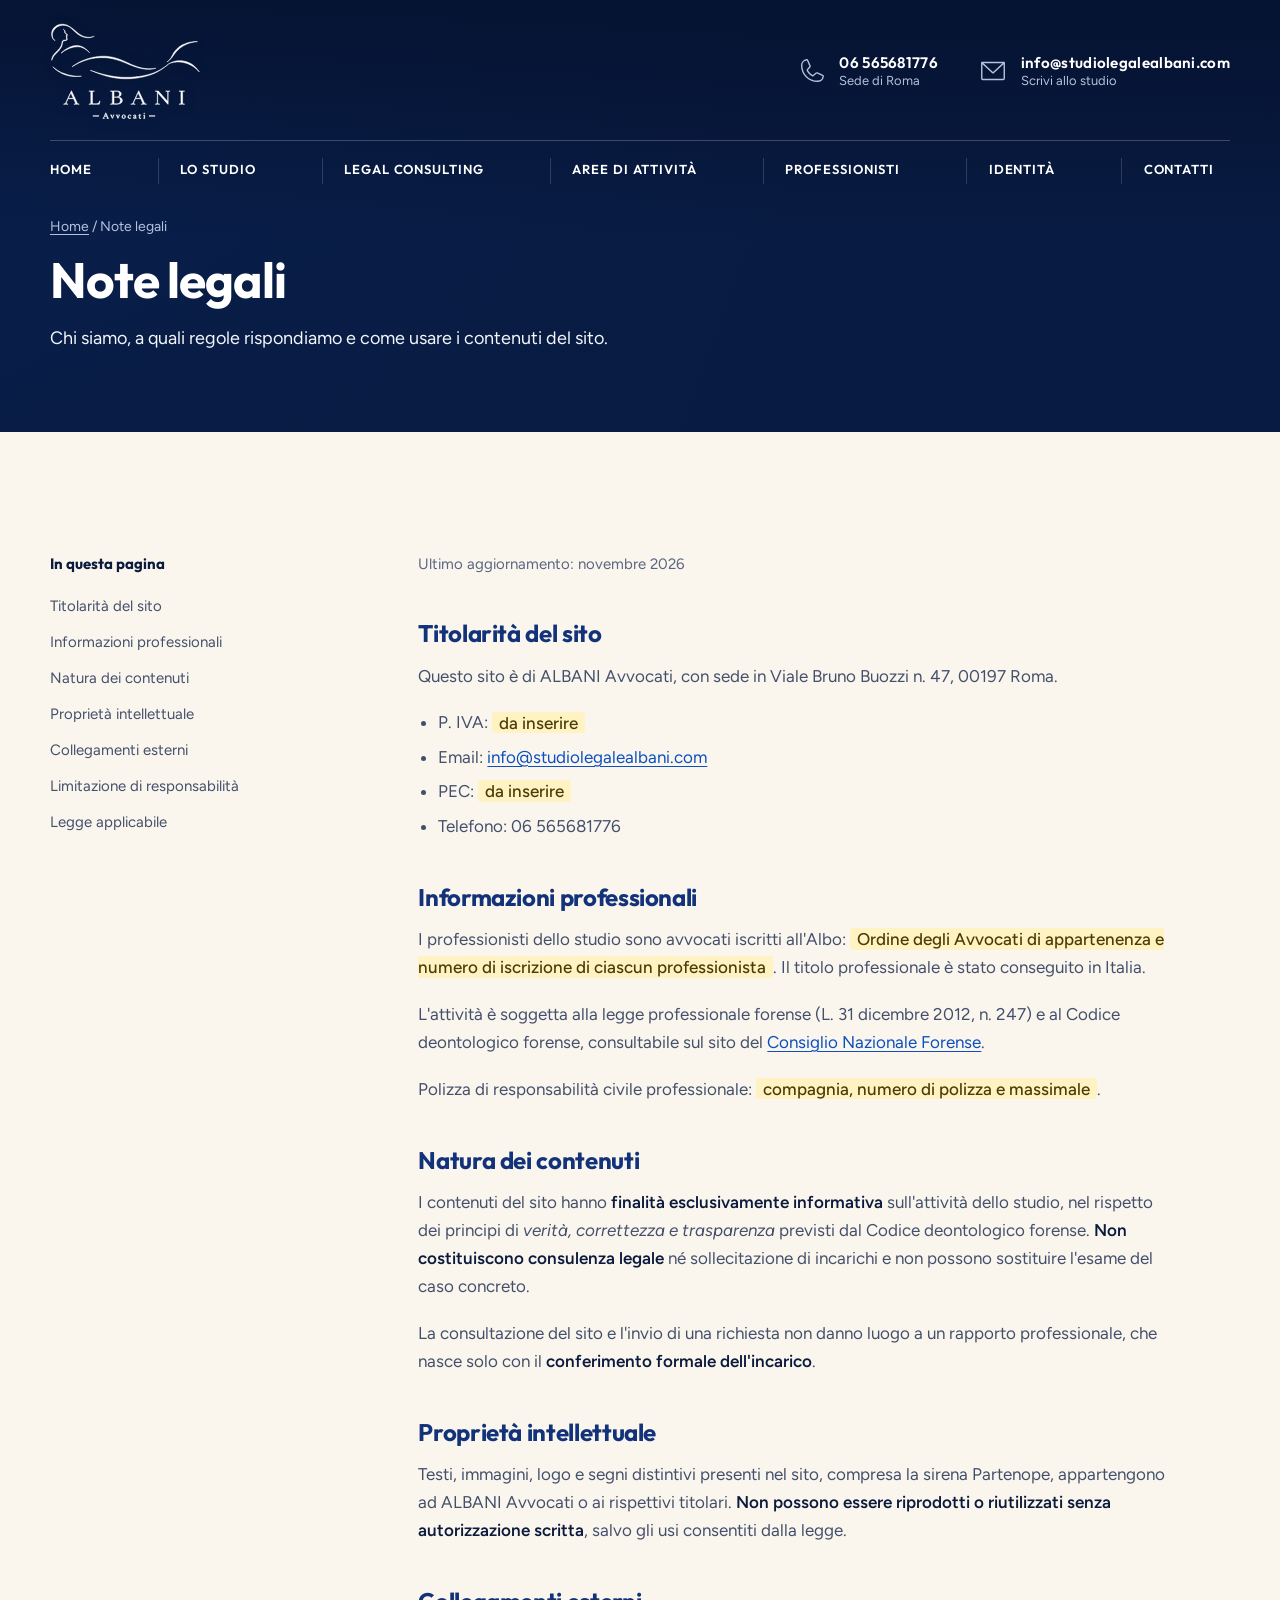
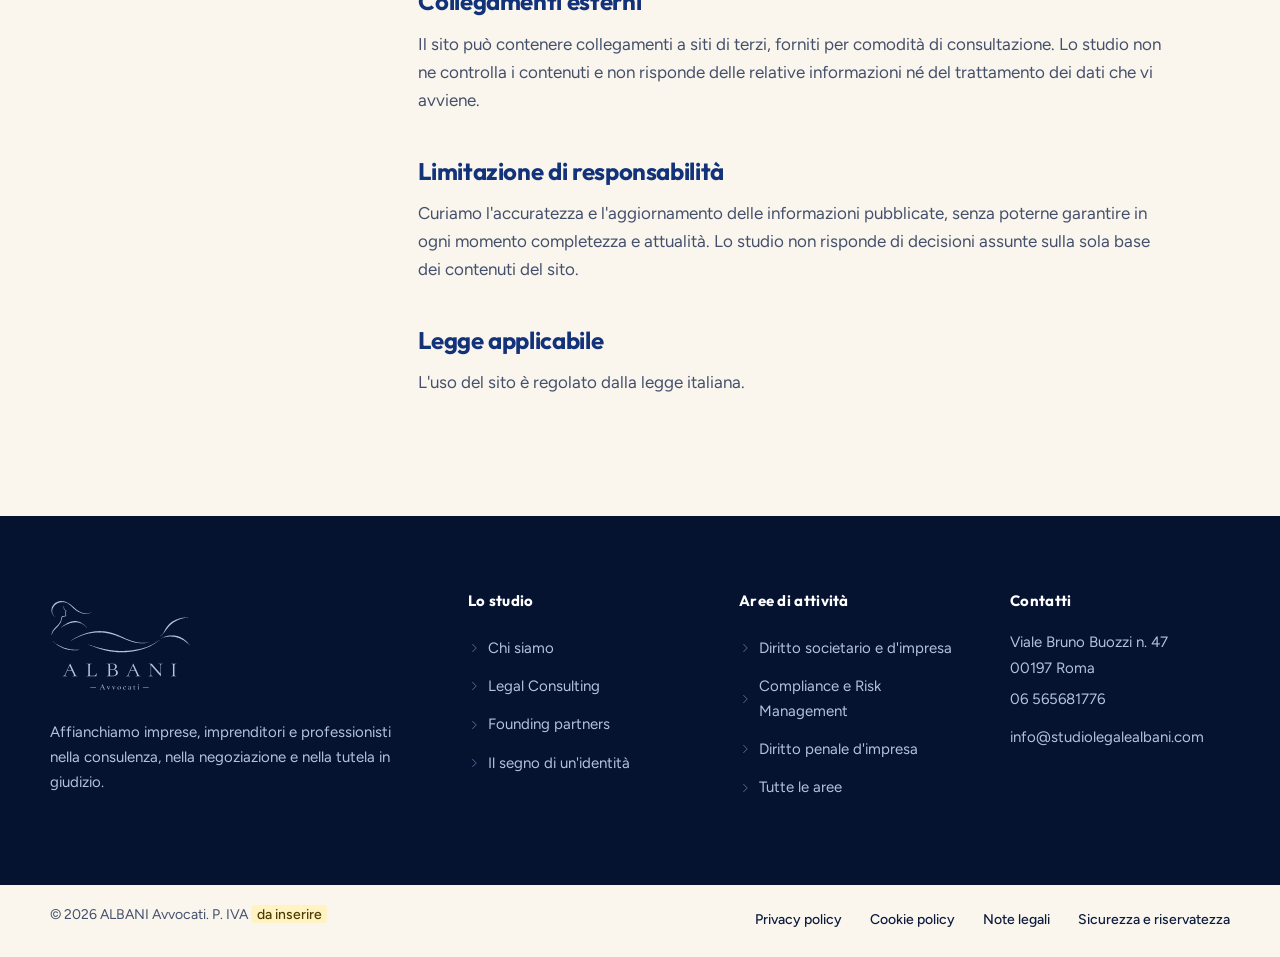
<file: note-legali.html>
<!DOCTYPE html>
<html lang="it">
<head>
<meta charset="utf-8">
<meta name="viewport" content="width=device-width, initial-scale=1">
<title>Note legali | ALBANI Avvocati</title>
<meta name="description" content="Note legali del sito ALBANI Avvocati: titolarità, informazioni professionali, natura dei contenuti e proprietà intellettuale.">
<link rel="canonical" href="https://www.studiolegalealbani.com/note-legali.html">
<meta name="theme-color" content="#081b42">
<meta name="format-detection" content="telephone=no">
<meta name="referrer" content="strict-origin-when-cross-origin">
<meta property="og:type" content="website">
<meta property="og:locale" content="it_IT">
<meta property="og:site_name" content="ALBANI Avvocati">
<meta property="og:title" content="Note legali | ALBANI Avvocati">
<meta property="og:description" content="Note legali del sito ALBANI Avvocati: titolarità, informazioni professionali, natura dei contenuti e proprietà intellettuale.">
<meta property="og:url" content="https://www.studiolegalealbani.com/note-legali.html">
<meta property="og:image" content="https://www.studiolegalealbani.com/assets/img/og-albani.jpg">
<meta name="twitter:card" content="summary_large_image">
<link rel="icon" href="favicon.svg" type="image/svg+xml">
<link rel="manifest" href="site.webmanifest">
<link rel="preload" href="assets/fonts/outfit-latin-wght-normal.woff2" as="font" type="font/woff2" crossorigin>
<link rel="preload" href="assets/fonts/figtree-latin-wght-normal.woff2" as="font" type="font/woff2" crossorigin>
<link rel="stylesheet" href="assets/css/site.css">
<script src="assets/js/boot.js"></script>
</head>
<body>
<svg class="sr" aria-hidden="true" focusable="false"><defs><symbol id="logo" viewBox="317 205 923 600"><path d="M327 271.25L327 275L326.75 275.25L327 285.25L327.75 287.75L328 291.25L328.75 293.25L329 295.25L332 302.75L335 307.75L337.5 311L340.25 313.75L347.25 318.75L348.75 319L348 318L344.5 315.75L341 312.75L337.25 308.25L335.75 305.5L334.75 302.25L334 301L331.75 291L331.25 283.5L331.5 283.25L331.75 278.25L332.75 274.25L332.75 273L334 268.75L334.75 267.5L336 263.75L339.75 256.5L345 249.25L351.25 243L358.25 237L362.5 234.25L367 232L377.25 228L379.75 227.75L381.5 227L384.25 226.75L386.75 226L395 225.5L395.25 225.25L407 225.75L409.75 226.5L413.25 226.75L415.25 227.5L417.75 227.75L419.5 228.5L421.25 228.75L430.75 232.75L434.25 234.75L446.75 244L458.25 254L469.5 264.75L487.5 279.5L500.25 287.75L507.5 291.5L509.25 292L512.5 293.75L513.75 294L514.75 294.75L515.5 294.75L520.75 296.75L521.75 296.75L523.25 297.5L526.25 298L528 298.75L530.25 299L532 299.75L533.75 299.75L538.5 300.75L542 300.75L545 301.25L555 301.25L567 299.75L568.5 299L571 298.75L572.5 298L574.5 297.75L576 297L578.25 296.5L578.75 296L580.75 295.75L581.75 295L583.25 294.75L584 294L585.5 293.75L586.25 293L587.5 292.5L587.25 292L586.5 292L585.5 292.75L583.75 293L579.75 294.75L577.75 295L576.5 295.75L574.25 296L572.25 296.75L565 298L554.75 298.5L554.5 298.75L549.75 298.5L547.25 298L543.25 298L538.75 297L536.75 297L533.5 296L531.25 295.75L529.75 295L527.75 294.75L526.5 294L522.25 292.75L515.5 290L508.75 286.75L500.5 281.75L494.75 277.75L478.75 265L474.5 261L464.25 252.75L458.75 247.75L448.5 240L437.75 233L428 227.25L421 224L420.25 224L415 222L413.25 221.75L411.75 221L410.5 221L407.5 220L404.5 219.75L401.75 219L385.5 218.75L377.25 220L364.25 224L359.5 226.25L353 230.25L346.75 235L343.75 237.75L339.75 242.25L335 248.75L332 254.5L329 261.75L328.75 264L328 265.5L327.75 269ZM399.75 250L399.25 250.5L404 255L406 258L406.5 260L407 269L408 271.75L410.25 274.75L416 279L420 283L419.75 285.25L416 288L415 289.5L415 291.25L417 293.25L417 295.5L418 297.75L417.75 299L416.25 301L416 303.5L417.75 305.5L418.5 307.5L418.75 309L418.5 311.75L416.75 313.75L414 314.75L409.75 315.25L406.25 315.25L400.5 316.25L396.5 318.25L393.75 320.75L392.25 323L391 325.75L390.75 327.5L390 329.25L389.75 332.5L389 335L388.75 338.75L388 340.75L387.75 343L386 348L383.75 352.75L380.75 358L374 368.25L366.75 375.5L362.75 380.25L357.25 385.75L356 387.5L350 393.25L344.5 399.25L336 410.5L331.75 418.75L329 426.5L329 427.75L328 430.5L328 432.5L327 437.5L327.25 439.5L327.75 439.5L328.75 438L333 426.25L337 418.75L339.75 414.5L345.25 407.25L348.75 403.25L372.25 379L383.5 363.75L386.75 358.25L389.75 351.25L390 349.5L390.5 348.75L391 346L391.75 344.25L392 341.75L392.75 340L392.75 337.5L393.75 334.25L394 331.75L394.5 331L394.75 329.25L396.75 324.5L399 322.25L401.25 321L403 320.75L404.75 320L410.75 319.5L412.75 318.75L415 318.5L419 317L421.5 315L422.75 312L422.75 308.5L420.75 302L420.75 300.25L421.5 298.75L421.25 297L421.5 293.75L419.5 290.75L419.5 290.25L423.5 286.25L423.75 282L422.25 280L414.75 275L411.5 271.75L410 268.25L409.75 264.75L407.75 257.75L405.75 255L403.5 252.75ZM334 479L334 479.5L338 483.75L347.5 492L354.5 497L363.75 504.75L374 511L374.75 511.75L375.75 512L380 514.75L381 515L389.75 520L396 522.75L397.25 523L402.75 525.75L403.5 525.75L408 527.75L408.75 527.75L417 530.75L418 530.75L420.25 531.75L421.5 531.75L423.25 532.5L425.25 532.75L427.5 533.75L429 533.75L431 534.5L433.75 534.75L436.5 535.75L438.5 535.75L441.75 536.75L445.75 537L449.5 537.75L456.25 538L460.5 538.75L489.75 538.75L490 538.5L495.75 538.5L498.75 538L506.5 537.75L509 536.75L509 536.5L482.75 536.75L476 536L471.5 536L465.75 535L460.5 534.75L458 534L454 533.75L446.75 532L444.75 532L441.5 531L438.25 530.75L437.25 530.25L435 530L432.25 529L430.25 528.75L428.5 528L426.5 527.75L425 527L422.75 526.75L422 526.25L418 525L416 524.75L414.5 524L413.5 524L396 517.75L395 517L386.5 513.75L385.5 513L382.75 512L376.25 508.75L361.5 500L353.5 494.75L343.25 486.75L334.75 479.25ZM559 391.75L551.75 384L538 372L531.5 367.5L523.25 361L510.75 355L505.5 353L503.75 352.75L502.25 352L500 351.75L498.25 351L496.25 351L492 350L485.25 349.25L476 349.25L471 350L465.75 350.25L456.75 352L448 355L447.25 355L445.25 356L443.75 356.25L431.25 362L418.75 369L406.75 377L386 394L385.25 395.5L387.25 394.75L395.75 388L403.25 383L415.5 376L424.25 371.75L427.75 370.5L428.25 370L435.25 367.5L438.25 366L439.75 365.75L441.5 364.75L442.25 364.75L444.5 363.75L445.5 363.75L450 362L452 361.75L453.5 361L455.75 360.75L457.75 360L460.5 359.75L464 358.75L467.25 358.5L468.5 358L473 357.75L480.25 356.75L492.75 357L495.75 357.75L498.25 357.75L503 358.75L504.5 358.75L512.5 361L515.25 362.5L519 363.75L528.5 368.25L535.75 372.75L546.5 381L553.25 387.25L557.25 391.75L558.25 392.5L559 392.5ZM452 478.5L452.25 479L453.25 478.75L454 478L455 477.75L474.25 466L493.25 456L494.5 455.75L500 453L503.75 451.75L505.25 450.75L511.5 448L513 447.75L522 444L523.75 443.75L525.5 442.75L526.25 442.75L532.75 440L534.75 439.75L535.5 439.25L538 438.75L545.5 436L548.25 435.5L549 435L551 434.75L553.75 433.75L555 433.75L557.75 432.75L559 432.75L560.75 432L563.25 431.75L566 430.75L567.5 430.75L569.5 430L573.5 429.5L575.5 428.75L577.25 428.75L581 427.75L583.25 427.75L586.75 426.75L589.25 426.75L592.5 426L597 425.75L600.5 425L607 424.75L611.75 424L619.75 423.75L623.5 423.25L649.25 423.25L649.5 423.5L657.5 423.75L657.75 424L663.5 424.25L665.5 424.75L670.75 425L674 425.75L676.75 425.75L681.75 426.75L684 426.75L687.5 427.75L690 427.75L692.25 428.5L699.75 429.75L702.75 430.75L704.25 430.75L707 431.75L708.5 431.75L710.5 432.5L720.5 434.75L726.5 436.75L727.5 436.75L729.5 437.75L730.5 437.75L732.75 438.75L733.75 438.75L735.25 439.5L743.5 442L744.75 442.75L748.5 443.75L753 445.75L754.5 446L761 448.75L764.5 449.75L768.75 451.75L781.75 456.75L785.75 458.75L786.5 458.75L788.25 459.75L789.5 460L797.75 463.75L804 466L809.75 468.75L810.5 468.75L812.25 469.75L815.75 470.75L817.5 471.75L821 472.75L822.75 473.75L824 474L827.75 475.75L832 477L833.25 477.75L834.75 478L836 478.75L840.75 480L841.5 480.5L843 480.75L851.5 483.75L856 484.75L857.5 485.5L860.25 486L862 486.75L863.25 486.75L865.75 487.75L868.25 488L870.25 488.75L871.75 488.75L874.75 489.75L876.5 489.75L879 490.5L882.25 490.75L886.25 491.75L888.25 491.75L893 492.75L895.25 492.75L901.25 493.75L925 494.25L925.25 494L934.75 493.75L940.5 492.75L945 492.5L948 491.75L950.25 491.75L952.25 491L955.5 490.75L957.5 490L960.5 489.75L962 489L964.25 488.75L965.25 488.25L965.25 488L961.25 488L960 488.5L954.5 489L951.5 489.75L939 491L914 491L907.25 490L902 489.75L899 489L894 488.75L891.5 488L889 488L885.5 487L883.75 487L880.5 486L879.25 486L876.5 485L874 484.75L872.25 484L871 484L868 483L866 482.75L861 481L860 481L857.5 480L855.75 479.75L854.25 479L852.25 478.75L848 477L843.75 475.75L842.5 475L838.75 474L837 473L836.25 473L830 470.75L828.75 470L827.25 469.75L826 469L824.5 468.75L823.25 468L822.5 468L818.5 466L817.25 465.75L808.75 462L803 459L799.5 457.75L794.25 455L793.5 455L788 452.25L786.25 451.75L779 448L773.25 445.75L772.25 445L771 444.75L765.25 442L764 441.75L763 441L761.5 440.75L761 440.25L759.75 440L758 439L756.75 438.75L753.25 437L746.25 434.25L741 432.75L739.75 432L738.25 431.75L737 431L735.25 430.75L734 430L732.25 429.75L728 428L726.25 427.75L724.75 427L722.75 426.75L721.25 426L719.25 425.75L718.5 425.25L715.75 424.75L714 424L707.75 422.75L706 422L704.5 422L701.5 421L699 420.75L697.25 420L695.5 420L692 419L688.5 418.75L686.25 418L682.75 417.75L680 417L675.5 416.75L672.5 416L666.25 415.75L661.5 415L647.25 414.75L647 414.5L624.75 415L615.75 416L612 416L608.25 416.75L602.5 417.25L594.75 418.75L591 419L588.5 419.75L585.5 420L578 422L575.5 422.25L574.5 422.75L571 423.25L570.25 423.75L563.5 425.25L558.5 427L557.25 427L555 428L554 428L552.5 428.75L551 429L549.75 429.75L548 430L543.5 431.75L538.5 433L534.75 434.75L533.25 435L528.75 437L528 437L526.75 437.75L522.5 439L518.25 441L517.5 441L508.75 445L507.25 446L501.75 448.25L501.25 448.75L500 449L497.25 450.75L492 453.25L475.25 463L459.5 473ZM1230.75 510.25L1229.75 508.25L1224.75 501.5L1212.75 487L1205.75 480L1196.75 472L1184 462.75L1173.75 457L1168.5 454.75L1165.5 453L1158.25 450L1156.5 449.75L1155.25 449L1153.5 448.75L1148.75 447L1147.5 447L1144.5 446L1142 445.75L1140 445L1137 444.75L1135 444L1131.25 443.75L1128.25 443L1118.75 442.5L1118.5 442.25L1103.5 442.25L1103.25 442.5L1094.75 443L1091.5 443.75L1088 444L1084.75 445L1083.25 445L1080.25 446L1079 446L1077 446.75L1075 447L1073.5 447.75L1068.5 449L1067.25 449.75L1063.5 451L1054.25 455.75L1050.75 457L1044.75 460L1030.5 471.75L1029.75 472L1021 478.75L1007.5 487.75L1003.75 489.75L1002.25 491L993 496.75L969.5 508.75L963.5 511.25L963 511.75L961.75 512L960.75 512.75L959.5 513L958.5 513.75L957.25 514L955.5 515L954.75 515L953.75 515.75L952.5 516L946.25 518.75L944.75 519L940.25 520.75L938.5 521L936.5 522L931.75 523L922.5 526L916.75 527.25L916 527.75L913.75 528L911 529L909.5 529L902.5 531L901 531L897.75 532L895.25 532.25L894.5 532.75L891.5 533L888.5 534L887 534L883.25 535L881.5 535L878 536L875.75 536L873 536.75L867 537.25L865.75 537.75L862.25 538L859.25 538.75L854.75 539L842.75 540.75L837.25 541L831.5 542L826.75 542L817.25 543L811.75 543L811.5 543.25L801.75 543.5L801.5 543.75L791.75 543.75L791.5 544L768.75 543.75L768.5 543.5L762.25 543.5L757.5 543L751.5 543L743.75 542L736.25 541.75L734.5 541.25L727.25 540.75L724.25 540L721.75 540L716.75 539L712.25 538.75L709.25 538L705 537.75L703 537L701.25 537L697.5 536L694 535.75L691.75 535L688 534.75L686 534L683 533.75L681.25 533L679.5 533L676.75 532.5L675.75 532L672.5 531.75L670.5 531L663 529.75L661.25 529L655.75 528L653 527L651.75 527L648.5 526L641.75 524.75L641 524.25L634.75 522.75L633.25 522L631.25 521.75L629.75 521L628.75 521L626 520L624.75 520L622.25 519L616.75 517.75L616 517.25L613.5 516.75L609 515L607.25 514.75L602.75 513L600.75 512.75L597 511.25L594.5 510.75L585 507.25L582.75 506.75L579.25 505.25L576.25 504.5L573 503L571.25 502.75L567.5 501L565.25 500.75L564.5 500L564 500.25L564.25 500.75L565.25 501L565.5 501.5L569.5 503L570.5 503.75L574.5 505L575.5 505.75L576.75 506L580.5 507.75L582 508L588.25 510.75L589 510.75L590.75 511.75L592.25 512L605.75 517.75L606.5 517.75L611.25 519.75L615.75 521L617 521.75L617.75 521.75L619.75 522.75L624 524L627.25 525.5L629.75 526L631.25 526.75L632.25 526.75L638 528.75L639 528.75L643.5 530.5L646 531L647.25 531.75L652.75 533.25L653.5 533.75L654.5 533.75L660.75 535.75L665.5 536.75L667.75 537.75L669 537.75L670.75 538.5L674 539L674.75 539.5L677.75 540L679.5 540.75L682 541L683.5 541.75L685.25 541.75L687.25 542.5L690 542.75L693.25 543.75L695 543.75L698.75 544.75L702 545L704 545.75L706 545.75L710 546.75L713.75 547L716.5 547.75L720.75 548L723.75 548.75L726.25 548.75L731.5 549.75L735 549.75L739 550.5L745.5 550.75L753.75 551.75L761 551.75L761.25 552L768.25 552L768.5 552.25L775.25 552.25L775.5 552.5L793 552.5L793.25 552.25L799.5 552.25L799.75 552L813.75 551.75L822.5 550.75L827.5 550.75L831.25 550L836 549.75L842 548.75L846.5 548.5L849.75 547.75L852 547.75L856.25 546.75L858.25 546.75L861 546L864.25 545.75L866.5 545L870 544.75L872 544L875.25 543.75L878.5 542.75L880.5 542.75L884.25 541.75L885.75 541.75L887.5 541L889.75 540.75L893 539.75L894.25 539.75L896.75 538.75L898.25 538.75L899.75 538L902.75 537.5L904.5 536.75L906.75 536.5L907.5 536L909.5 535.75L912.25 534.75L913.5 534.75L916.25 533.75L917.25 533.75L918 533.25L923.5 531.75L925.75 530.75L926.75 530.75L928 530L929.75 529.75L934 528L935.5 527.75L936.75 527L938.25 526.75L942.5 524.75L943.25 524.75L944.5 524L948.25 522.75L954.5 519.75L955.25 519.75L962.75 516L964 515.75L970.5 512.5L972.75 511L977.75 508.75L980.5 507L981.5 506.75L982.25 506L983.25 505.75L989 502L990 501.75L995.75 497.75L1004.5 492.5L1011.75 486.75L1016.5 483.75L1022.5 479L1027.75 475.5L1031 473L1039.5 464.75L1045.25 461.25L1049.75 459L1051 458.75L1052 458L1057.75 455.75L1058.75 455.75L1061.25 454.75L1063 454.75L1066.25 453.75L1068 453.75L1069.75 453L1072 452.75L1074 452L1077.5 451.75L1082.5 450.75L1086 450.75L1091 450L1103.75 449.75L1104 450L1111 450L1113.75 450.5L1122.75 451L1125.5 451.75L1128 451.75L1131.75 452.75L1133.5 452.75L1135.25 453.5L1137.75 453.75L1140.5 454.75L1141.75 454.75L1143.5 455.5L1146.25 456L1147 456.5L1150 457L1154.5 458.75L1156.25 459L1156.75 459.5L1160.75 460.75L1161.75 461.5L1163.5 462L1164.5 462.75L1165.75 463L1166.75 463.75L1172.25 466L1180.25 470L1188.5 474.75L1194.75 478.75L1203 484.75L1220 499L1230.5 510.5ZM1219.75 325.25L1217 324.75L1208.75 324.75L1208.5 325L1201.25 325L1194.25 326L1191 326L1187.5 326.75L1181.75 327.25L1180.75 327.75L1177.75 328L1175.5 328.75L1172.75 329L1169.5 330L1168.25 330L1166.25 330.75L1164.25 331L1148 336.25L1141.75 339L1141 339L1139.25 340L1138.5 340L1137.5 340.75L1135.5 341.25L1125.5 346.25L1115.25 352.25L1110.75 355.25L1102.25 362L1096.5 367L1088 375.75L1081 384.25L1074.25 393.75L1071 399.25L1068.75 404.25L1064 412.25L1063.5 413.75L1054 429.5L1046.5 438.5L1041.25 443L1036 447L1035.25 447.25L1034.75 448L1034 448.25L1034 448.75L1043.5 442.75L1049.25 438L1051.75 435.5L1064.75 420.25L1078.75 401L1084.75 393.5L1092.5 384.5L1098.75 378L1109.5 367.75L1124.5 356.75L1133.75 351L1145.25 345L1161 338L1162.5 337.75L1164.5 336.75L1165.5 336.75L1166.75 336L1168.5 335.75L1179 332L1181.25 331.75L1184.25 330.75L1185.5 330.75L1187 330L1189.75 329.75L1192.5 328.75L1195.5 328.5L1197.75 327.75L1201.5 327.5L1202.5 327L1207 326.75L1211.25 326L1218.5 325.75L1219.75 325.5ZM448.5 626L447.5 626.5L446 630.25L442 637.75L440.75 641L440 642L439.75 643.25L436 650.5L435.75 651.75L435 652.75L433 657.75L432 659.25L431.75 660.5L431 661.5L423 679.25L422 680.75L419.75 686.25L419 687.25L418.75 688.5L418 689.5L413 701.25L410.5 704L407.5 705.75L404.5 706.25L403.5 706.75L400.5 707L400.25 707.25L400.5 708.5L427 708.5L427.25 708.25L427.25 707.25L426.75 707L423 706.75L420.25 706L418.5 705L417 703L416.75 700.75L418 697L418.75 696L419 694.75L419.75 693.75L419.75 693L422.75 687L423.75 684.25L424.75 682.75L428 675L429 674.25L460 674.25L460.5 674.5L462 676.5L462 677.25L463 678.75L463 679.5L467 687.25L470 694.5L472.75 699.75L473.5 702.25L473 704.25L471.5 705.75L467.75 706.75L464 707L463.25 707.75L463.5 708.25L464 708.5L493.5 708.5L493.75 708.75L495 708.75L495.75 708.25L495.5 707L492 706.75L488 705.5L486.75 704.75L484.25 701.75L482 697.25L481.75 696L481 695L480.75 693.75L478 688.75L475.75 683.25L471 674L470.75 672.75L467.75 666L465 661.25L462.75 656.25L462.5 655L462 654.5L461.75 653.25L456.75 643.75L454.75 638.75L450.75 631L449 626.5ZM444.25 640L445 640.25L445.75 641.75L446 643L449 648.75L451 653.75L451.75 654.75L452 656L455.75 663.25L456 664.5L459 670.75L459 671.75L458.25 672.25L457.5 672L430.25 672L429.75 671.25L435 660L435.75 657.75L436.75 656.25L437 655L438.75 652L439 650.75L439.75 649.75L441.75 644.75ZM555 627.5L555.25 628.75L561 629L564.5 630.25L565.75 631.25L567 634.25L567 702L565.75 704.25L564 705.5L560 706.75L555.25 707L555 708.25L555.25 708.5L618.75 708.5L619.75 707L620.75 700.25L621.75 697.25L622 694.75L622.75 693L623.25 689L623 688L621.75 688.25L618.75 695L615.75 699.25L611 703L607 704.75L602.5 705.75L599.75 705.75L599.5 706L584.5 706.25L584.25 706L580 706L577.75 704L577 701.5L577 635.25L578 632.25L580 630.25L584.5 628.75L588.25 628.75L588.75 628.5L589 627.75L588.25 627L584.75 627L584.5 627.25L581.25 627.25L581 627L558.25 627.25L555.75 627ZM687 627.25L686.5 627.75L686.75 628.75L692.75 629L695.75 630L697.5 631.75L698.5 634.75L698.75 636.75L698.5 638L698.75 639.75L698.5 641.75L698.5 700.5L698 703.25L696.25 705.25L693.5 706.25L689.25 707L687 707L686.5 708L687 708.5L729.5 708.5L729.75 708.25L732.5 708.25L736.5 707.75L743.25 705.75L747.75 703.75L752.5 700.75L755.75 697.5L758.75 691.75L759 689.75L759.75 687.75L759.75 682.5L759 680.75L758.75 678.75L755.5 673.25L751.75 670L745.75 667L738 665L735.5 665L735 664.5L735.75 663.5L739 662.75L745.25 659.5L749 656.25L751.75 652L752.75 648.5L752.75 641.5L752 640.25L751.5 638.25L749.5 635.25L747.5 633.25L744.25 631L740.25 629.25L735.25 628L733.25 628L729 627.25ZM709.25 666L725 665.75L732.75 666.75L735 667.75L735.75 667.75L740.25 670L744 673.5L745.75 676L747 679L747 680L748 682.75L748 688L747 691.25L747 692.25L746 694.75L744.25 697.75L742.25 700L738.75 702.75L736.5 704L729.75 706L724.5 706L724.25 706.25L712.5 706L710.5 705.25L709.25 704L708.75 703L708.75 666.5ZM709.25 629L713 629L713.25 628.75L727.25 629L730.5 629.75L733 630.75L735.25 632L737.75 634.25L740 637.5L741 639.75L742 643.5L742 647.25L741 650.5L740.75 652.75L740 654L739.75 655.25L738.25 657.5L736 659.75L734.25 661L729 663L727.5 663L725.25 663.75L709.25 663.75L708.75 663.25L708.5 662.5L708.75 660L708.75 629.5ZM812 707.25L812 708.25L812.75 708.75L813 708.5L837 708.5L838.25 708.75L839 707.75L838.5 707L834.25 706.75L831.5 706L830.25 705.25L828.75 703.25L828.75 700.25L830.75 695L832.75 691.25L833 690L834.75 687.25L836 684L836.75 683L838.75 677.5L839.75 676L839.75 675.25L840.5 674.5L871.75 674.25L873 675.25L875 679.5L875 680.25L876 681.75L879 689L880 690.5L880 691.25L881 692.75L884.75 701.25L884.75 703.25L883.25 705.25L882.25 706L879.25 706.75L875.25 707L875 707.25L875.25 708.5L906.25 708.5L907 708.75L907.75 708.25L907.5 707L903.75 706.75L899.75 705.5L898.5 704.75L896 702L888.75 687L887.75 684.25L886.75 682.75L883.75 675.5L881 670.25L875.75 658.25L873.75 654.75L869.75 645.5L866.75 640L864.75 635.5L864.75 634.75L860.5 626.25L859.25 626.5L854 638.25L850 646.25L847 653.5L844 659L843.75 660.25L843 661.25L841.75 664.75L839 670.25L838.75 671.5L833 683L831 688.25L825 701.25L822.25 704.25L821 705L816.75 706.5ZM856 639.75L856.5 639.75L857.25 640.5L859.25 645.25L860 646.25L860 647L861 648.5L861 649.25L862.75 652.25L863 653.5L866.75 661L867 662.25L867.75 663.25L868 664.5L871 670.75L871 671.5L870.5 672L842.25 672L841.75 671.5L841.75 670.75L842.75 669.5ZM1051.75 627.5L1051.25 627L1048.75 627L1048.5 627.25L1025.75 627L1025 627.5L1025 628.25L1025.5 628.75L1031 629L1034 630.25L1036.25 632.5L1037 634L1037.5 636.25L1037.5 659.25L1037.75 659.5L1037.5 690.25L1036.75 690.5L1034.75 688.75L1019.75 671.5L1010 661L981 627.75L980.25 627.25L961.25 627.25L961 627.5L961.25 628.75L965.5 629L969.5 630.25L972 632.5L973.75 635L973.75 698L972.75 702L970.25 705L968.5 706L965.25 706.75L961.25 707L961 707.25L961.25 708.5L986.75 708.5L987.5 708.75L988.5 708.25L988.5 707.25L988 707L983.5 706.75L980.75 706L979 705L977 702.5L976.25 698L976.5 641.25L976.25 640.5L976.5 639.75L977.5 639.25L1008.75 675L1011.75 678L1015 682.25L1038 708L1039 709L1039.75 709.25L1040.5 708.5L1040.5 685L1040.25 684.75L1040.5 635.75L1040.75 634.25L1041.75 632L1044 630L1047.75 628.75L1051.25 628.75L1051.75 628.25ZM1107.5 627L1107 627.5L1107.25 628.75L1112.5 629L1116 630.25L1117.75 632L1119 636.25L1119 639L1118.75 639.25L1119 699.25L1118.5 702.5L1117.75 704L1116.5 705.25L1115.25 706L1112.25 706.75L1107.25 707L1107 708.25L1107.5 708.75L1108.5 708.5L1140.5 708.5L1140.75 708.25L1140.5 707L1135 706.75L1131.75 705.5L1130 704L1128.75 700.75L1128.75 640.5L1129 640.25L1128.75 635.75L1129 633.75L1129.75 632.25L1131.5 630.5L1132.75 629.75L1137 628.75L1140.5 628.75L1141 628.25L1141 627.5L1140.5 627L1135 627L1134.75 627.25L1121.5 627.25L1121.25 627L1108.75 627.25ZM579.5 779.25L579.5 781L580.5 781.75L581.25 781.5L583.5 781.75L593.25 781.75L593.5 781.5L615.75 781.75L616.5 781.5L617 780.5L617 779.5L616.25 778.75L580.25 778.75ZM659.5 761L658.5 761L658 761.5L658 762.25L654.75 768.75L651.75 776.5L651 777.5L649.75 781L648 784.25L645 791.5L642.75 793.75L640.75 794.5L640.25 795L640.5 795.5L648.75 795.5L649 795.75L651 795.5L650.5 794.5L648.25 794L647 792.75L646.75 791.5L648 788L649.75 784.5L650 783.25L651.5 781.75L652.5 782L663.5 782L667.75 791.5L667.75 793.25L667 794L664.75 794.75L665 795.5L671.25 795.5L671.5 795.25L676.25 795.5L676.5 794.75L674.5 793.75L673 791.75L670.75 786.5L670 785.5L667.75 779.75L667 778.75L666.75 777.5L666 776.5L665.75 775.25L665 774.25L664.75 773L661 765L660.75 763.75L660 762.75ZM657.25 768L658 768.75L660 774.25L662.75 779.75L662.25 780.75L652.25 780.75L651.75 780.25L651.75 779.25L652.75 777.75L653 776.5L655.75 770.75L656.5 768.5ZM687.5 774L687.25 774.75L688.5 775.25L689.75 777L695 788.75L696 790.25L696 791L696.75 792L697 793.25L698 795.25L698.75 795.5L699.75 794.5L702 788.75L703 787.25L707 777L708.25 775.5L709.75 774.75L710 774.25L709.75 774L704.25 774L704 773.75L702.5 774L702.5 774.75L703.75 775L704.75 775.75L705.25 777.5L703 784L701.75 786.25L701 788.5L700.25 789L698 785.25L697.75 784L696 781L694.25 776.5L694.25 775.75L695 775L696.75 774.75L697 774.25L695.75 773.75L695.5 774ZM744.25 774L743.25 773.75L736.75 774L736.75 774.75L738.25 775L739 775.5L739.5 776.25L739.5 777.75L737.75 782.75L737 783.75L736.75 785.25L734.75 788.75L733.75 788.25L732.75 785.5L731 782.5L730.75 781.25L728.75 777.25L728.75 775.5L729.75 774.75L731 774.75L731.25 774.25L731 774L721.5 774L721.5 774.75L723 775.25L724 776.25L725 778.5L725 779.25L728.75 786.75L729 788L729.75 789L730 790.25L732.25 795.25L733.75 795L736 789.25L738.75 783.75L739 782.5L740.75 778.75L741 777.25L743 775L744.5 774.5ZM765.25 773.75L762.5 775L759 778.25L757 782.75L757 787L758 789.25L758 790L759 791.75L762.5 794.75L765.25 795.75L767.75 796L771 795.75L774.5 794.25L777.5 791.5L778.75 789.25L779.5 786.75L779.5 782.5L778.75 780.75L778.75 779.75L777.75 778L774.75 775.25L772.25 774L769.75 773.5ZM766.25 774.75L768.75 774.75L771.25 776L772.5 777.25L773.75 779.25L774.75 782.5L775 788L773.75 791.75L771.75 793.75L770.25 794.5L767.75 794.5L766 793.75L763.5 791L762 787L761.75 785.5L762 779L762.75 777.25L765.25 775ZM803.25 773.75L800 775L796 778.25L794 781.75L793.75 787.5L794 789L795 791.25L797.25 793.75L798.75 794.75L801.5 795.75L806.5 795.75L811.25 793.75L812.75 792.25L812.5 791.75L811.75 791.75L809.25 793L805.25 793.25L803.75 793L801.25 791.5L800 790.25L798.75 787.75L798.25 785.25L798.25 782L798.75 779.75L799.75 777.5L802.75 775L804.75 774.75L806.5 775L807.25 776.25L807.5 778.25L809.25 779.75L811.5 779.75L812.5 779L812.75 776.25L811.25 774.75L809.5 774ZM829.5 776L828 777.5L827.5 778.5L827.5 780L828.75 781L830.25 781L831.75 779.75L832 776.75L834.5 774.75L837.25 775L838.5 776.25L839 777.5L839 782.75L838.25 783.75L834.25 785L830 787.25L827.75 789.25L827 791L827 792L828 794.25L830.5 795.75L833 795.75L838.75 793L839.5 793.5L840.25 795.25L842.25 795.5L842.75 795L846 793.75L846.25 793L844.25 792.75L843 791.5L843 778L842.5 776.25L840.25 774.25L838 773.75L834 774ZM838.5 784.75L839 785.25L839 791L838.75 791.5L836.25 793L834.75 793.25L833.5 793L831.75 791L832 788.25L834.5 786.25L837 785ZM866.25 769.5L863 773.25L862.25 773.75L860.5 774L860 774.5L860 775.5L860.5 775.75L862.25 775.5L863 776.5L863 793L863.75 794.25L865.25 795.5L868 796L870 795.75L874.25 793.75L875 792.5L874.75 792L874 792L872.5 793L869.75 793.25L868.25 792.75L867 791.25L866.75 790.5L866.75 776.5L867.5 775.75L873.25 775.75L874.5 774.75L874.25 774L867.25 774.25L866.75 773.75L866.75 769.75ZM895.75 774.25L892.25 775.75L889.25 776.25L889.5 777L890.5 777L891.5 777.5L892.75 779.5L892.5 792.5L891.75 793.75L889.5 794.75L889.75 795.5L891.25 795.25L898.75 795.5L899 795.25L898.75 794.5L897.25 794L896.5 793.25L896.5 788.5L896.25 788.25L896.5 775.25L896.25 774.5ZM893.25 761.75L892.25 762.25L891.5 763.25L891 765.25L892.25 767L893.25 767.5L894.25 767.5L895.75 766.75L896.5 765.75L896.75 764L895.5 762.25L894.5 761.75ZM922.75 779.5L922.75 780.75L923.5 781.75L924.25 781.5L927 781.5L927.25 781.75L934.5 781.75L934.75 781.5L956.25 781.75L956.5 781.5L960 781.5L960.75 780.5L960.75 779.5L959.75 778.75L923.5 778.75Z"/></symbol><symbol id="siren" viewBox="317 205 923 360"><path d="M327 271.25L327 275L326.75 275.25L327 285.25L327.75 287.75L328 291.25L328.75 293.25L329 295.25L332 302.75L335 307.75L337.5 311L340.25 313.75L347.25 318.75L348.75 319L348 318L344.5 315.75L341 312.75L337.25 308.25L335.75 305.5L334.75 302.25L334 301L331.75 291L331.25 283.5L331.5 283.25L331.75 278.25L332.75 274.25L332.75 273L334 268.75L334.75 267.5L336 263.75L339.75 256.5L345 249.25L351.25 243L358.25 237L362.5 234.25L367 232L377.25 228L379.75 227.75L381.5 227L384.25 226.75L386.75 226L395 225.5L395.25 225.25L407 225.75L409.75 226.5L413.25 226.75L415.25 227.5L417.75 227.75L419.5 228.5L421.25 228.75L430.75 232.75L434.25 234.75L446.75 244L458.25 254L469.5 264.75L487.5 279.5L500.25 287.75L507.5 291.5L509.25 292L512.5 293.75L513.75 294L514.75 294.75L515.5 294.75L520.75 296.75L521.75 296.75L523.25 297.5L526.25 298L528 298.75L530.25 299L532 299.75L533.75 299.75L538.5 300.75L542 300.75L545 301.25L555 301.25L567 299.75L568.5 299L571 298.75L572.5 298L574.5 297.75L576 297L578.25 296.5L578.75 296L580.75 295.75L581.75 295L583.25 294.75L584 294L585.5 293.75L586.25 293L587.5 292.5L587.25 292L586.5 292L585.5 292.75L583.75 293L579.75 294.75L577.75 295L576.5 295.75L574.25 296L572.25 296.75L565 298L554.75 298.5L554.5 298.75L549.75 298.5L547.25 298L543.25 298L538.75 297L536.75 297L533.5 296L531.25 295.75L529.75 295L527.75 294.75L526.5 294L522.25 292.75L515.5 290L508.75 286.75L500.5 281.75L494.75 277.75L478.75 265L474.5 261L464.25 252.75L458.75 247.75L448.5 240L437.75 233L428 227.25L421 224L420.25 224L415 222L413.25 221.75L411.75 221L410.5 221L407.5 220L404.5 219.75L401.75 219L385.5 218.75L377.25 220L364.25 224L359.5 226.25L353 230.25L346.75 235L343.75 237.75L339.75 242.25L335 248.75L332 254.5L329 261.75L328.75 264L328 265.5L327.75 269ZM399.75 250L399.25 250.5L404 255L406 258L406.5 260L407 269L408 271.75L410.25 274.75L416 279L420 283L419.75 285.25L416 288L415 289.5L415 291.25L417 293.25L417 295.5L418 297.75L417.75 299L416.25 301L416 303.5L417.75 305.5L418.5 307.5L418.75 309L418.5 311.75L416.75 313.75L414 314.75L409.75 315.25L406.25 315.25L400.5 316.25L396.5 318.25L393.75 320.75L392.25 323L391 325.75L390.75 327.5L390 329.25L389.75 332.5L389 335L388.75 338.75L388 340.75L387.75 343L386 348L383.75 352.75L380.75 358L374 368.25L366.75 375.5L362.75 380.25L357.25 385.75L356 387.5L350 393.25L344.5 399.25L336 410.5L331.75 418.75L329 426.5L329 427.75L328 430.5L328 432.5L327 437.5L327.25 439.5L327.75 439.5L328.75 438L333 426.25L337 418.75L339.75 414.5L345.25 407.25L348.75 403.25L372.25 379L383.5 363.75L386.75 358.25L389.75 351.25L390 349.5L390.5 348.75L391 346L391.75 344.25L392 341.75L392.75 340L392.75 337.5L393.75 334.25L394 331.75L394.5 331L394.75 329.25L396.75 324.5L399 322.25L401.25 321L403 320.75L404.75 320L410.75 319.5L412.75 318.75L415 318.5L419 317L421.5 315L422.75 312L422.75 308.5L420.75 302L420.75 300.25L421.5 298.75L421.25 297L421.5 293.75L419.5 290.75L419.5 290.25L423.5 286.25L423.75 282L422.25 280L414.75 275L411.5 271.75L410 268.25L409.75 264.75L407.75 257.75L405.75 255L403.5 252.75ZM334 479L334 479.5L338 483.75L347.5 492L354.5 497L363.75 504.75L374 511L374.75 511.75L375.75 512L380 514.75L381 515L389.75 520L396 522.75L397.25 523L402.75 525.75L403.5 525.75L408 527.75L408.75 527.75L417 530.75L418 530.75L420.25 531.75L421.5 531.75L423.25 532.5L425.25 532.75L427.5 533.75L429 533.75L431 534.5L433.75 534.75L436.5 535.75L438.5 535.75L441.75 536.75L445.75 537L449.5 537.75L456.25 538L460.5 538.75L489.75 538.75L490 538.5L495.75 538.5L498.75 538L506.5 537.75L509 536.75L509 536.5L482.75 536.75L476 536L471.5 536L465.75 535L460.5 534.75L458 534L454 533.75L446.75 532L444.75 532L441.5 531L438.25 530.75L437.25 530.25L435 530L432.25 529L430.25 528.75L428.5 528L426.5 527.75L425 527L422.75 526.75L422 526.25L418 525L416 524.75L414.5 524L413.5 524L396 517.75L395 517L386.5 513.75L385.5 513L382.75 512L376.25 508.75L361.5 500L353.5 494.75L343.25 486.75L334.75 479.25ZM559 391.75L551.75 384L538 372L531.5 367.5L523.25 361L510.75 355L505.5 353L503.75 352.75L502.25 352L500 351.75L498.25 351L496.25 351L492 350L485.25 349.25L476 349.25L471 350L465.75 350.25L456.75 352L448 355L447.25 355L445.25 356L443.75 356.25L431.25 362L418.75 369L406.75 377L386 394L385.25 395.5L387.25 394.75L395.75 388L403.25 383L415.5 376L424.25 371.75L427.75 370.5L428.25 370L435.25 367.5L438.25 366L439.75 365.75L441.5 364.75L442.25 364.75L444.5 363.75L445.5 363.75L450 362L452 361.75L453.5 361L455.75 360.75L457.75 360L460.5 359.75L464 358.75L467.25 358.5L468.5 358L473 357.75L480.25 356.75L492.75 357L495.75 357.75L498.25 357.75L503 358.75L504.5 358.75L512.5 361L515.25 362.5L519 363.75L528.5 368.25L535.75 372.75L546.5 381L553.25 387.25L557.25 391.75L558.25 392.5L559 392.5ZM452 478.5L452.25 479L453.25 478.75L454 478L455 477.75L474.25 466L493.25 456L494.5 455.75L500 453L503.75 451.75L505.25 450.75L511.5 448L513 447.75L522 444L523.75 443.75L525.5 442.75L526.25 442.75L532.75 440L534.75 439.75L535.5 439.25L538 438.75L545.5 436L548.25 435.5L549 435L551 434.75L553.75 433.75L555 433.75L557.75 432.75L559 432.75L560.75 432L563.25 431.75L566 430.75L567.5 430.75L569.5 430L573.5 429.5L575.5 428.75L577.25 428.75L581 427.75L583.25 427.75L586.75 426.75L589.25 426.75L592.5 426L597 425.75L600.5 425L607 424.75L611.75 424L619.75 423.75L623.5 423.25L649.25 423.25L649.5 423.5L657.5 423.75L657.75 424L663.5 424.25L665.5 424.75L670.75 425L674 425.75L676.75 425.75L681.75 426.75L684 426.75L687.5 427.75L690 427.75L692.25 428.5L699.75 429.75L702.75 430.75L704.25 430.75L707 431.75L708.5 431.75L710.5 432.5L720.5 434.75L726.5 436.75L727.5 436.75L729.5 437.75L730.5 437.75L732.75 438.75L733.75 438.75L735.25 439.5L743.5 442L744.75 442.75L748.5 443.75L753 445.75L754.5 446L761 448.75L764.5 449.75L768.75 451.75L781.75 456.75L785.75 458.75L786.5 458.75L788.25 459.75L789.5 460L797.75 463.75L804 466L809.75 468.75L810.5 468.75L812.25 469.75L815.75 470.75L817.5 471.75L821 472.75L822.75 473.75L824 474L827.75 475.75L832 477L833.25 477.75L834.75 478L836 478.75L840.75 480L841.5 480.5L843 480.75L851.5 483.75L856 484.75L857.5 485.5L860.25 486L862 486.75L863.25 486.75L865.75 487.75L868.25 488L870.25 488.75L871.75 488.75L874.75 489.75L876.5 489.75L879 490.5L882.25 490.75L886.25 491.75L888.25 491.75L893 492.75L895.25 492.75L901.25 493.75L925 494.25L925.25 494L934.75 493.75L940.5 492.75L945 492.5L948 491.75L950.25 491.75L952.25 491L955.5 490.75L957.5 490L960.5 489.75L962 489L964.25 488.75L965.25 488.25L965.25 488L961.25 488L960 488.5L954.5 489L951.5 489.75L939 491L914 491L907.25 490L902 489.75L899 489L894 488.75L891.5 488L889 488L885.5 487L883.75 487L880.5 486L879.25 486L876.5 485L874 484.75L872.25 484L871 484L868 483L866 482.75L861 481L860 481L857.5 480L855.75 479.75L854.25 479L852.25 478.75L848 477L843.75 475.75L842.5 475L838.75 474L837 473L836.25 473L830 470.75L828.75 470L827.25 469.75L826 469L824.5 468.75L823.25 468L822.5 468L818.5 466L817.25 465.75L808.75 462L803 459L799.5 457.75L794.25 455L793.5 455L788 452.25L786.25 451.75L779 448L773.25 445.75L772.25 445L771 444.75L765.25 442L764 441.75L763 441L761.5 440.75L761 440.25L759.75 440L758 439L756.75 438.75L753.25 437L746.25 434.25L741 432.75L739.75 432L738.25 431.75L737 431L735.25 430.75L734 430L732.25 429.75L728 428L726.25 427.75L724.75 427L722.75 426.75L721.25 426L719.25 425.75L718.5 425.25L715.75 424.75L714 424L707.75 422.75L706 422L704.5 422L701.5 421L699 420.75L697.25 420L695.5 420L692 419L688.5 418.75L686.25 418L682.75 417.75L680 417L675.5 416.75L672.5 416L666.25 415.75L661.5 415L647.25 414.75L647 414.5L624.75 415L615.75 416L612 416L608.25 416.75L602.5 417.25L594.75 418.75L591 419L588.5 419.75L585.5 420L578 422L575.5 422.25L574.5 422.75L571 423.25L570.25 423.75L563.5 425.25L558.5 427L557.25 427L555 428L554 428L552.5 428.75L551 429L549.75 429.75L548 430L543.5 431.75L538.5 433L534.75 434.75L533.25 435L528.75 437L528 437L526.75 437.75L522.5 439L518.25 441L517.5 441L508.75 445L507.25 446L501.75 448.25L501.25 448.75L500 449L497.25 450.75L492 453.25L475.25 463L459.5 473ZM1230.75 510.25L1229.75 508.25L1224.75 501.5L1212.75 487L1205.75 480L1196.75 472L1184 462.75L1173.75 457L1168.5 454.75L1165.5 453L1158.25 450L1156.5 449.75L1155.25 449L1153.5 448.75L1148.75 447L1147.5 447L1144.5 446L1142 445.75L1140 445L1137 444.75L1135 444L1131.25 443.75L1128.25 443L1118.75 442.5L1118.5 442.25L1103.5 442.25L1103.25 442.5L1094.75 443L1091.5 443.75L1088 444L1084.75 445L1083.25 445L1080.25 446L1079 446L1077 446.75L1075 447L1073.5 447.75L1068.5 449L1067.25 449.75L1063.5 451L1054.25 455.75L1050.75 457L1044.75 460L1030.5 471.75L1029.75 472L1021 478.75L1007.5 487.75L1003.75 489.75L1002.25 491L993 496.75L969.5 508.75L963.5 511.25L963 511.75L961.75 512L960.75 512.75L959.5 513L958.5 513.75L957.25 514L955.5 515L954.75 515L953.75 515.75L952.5 516L946.25 518.75L944.75 519L940.25 520.75L938.5 521L936.5 522L931.75 523L922.5 526L916.75 527.25L916 527.75L913.75 528L911 529L909.5 529L902.5 531L901 531L897.75 532L895.25 532.25L894.5 532.75L891.5 533L888.5 534L887 534L883.25 535L881.5 535L878 536L875.75 536L873 536.75L867 537.25L865.75 537.75L862.25 538L859.25 538.75L854.75 539L842.75 540.75L837.25 541L831.5 542L826.75 542L817.25 543L811.75 543L811.5 543.25L801.75 543.5L801.5 543.75L791.75 543.75L791.5 544L768.75 543.75L768.5 543.5L762.25 543.5L757.5 543L751.5 543L743.75 542L736.25 541.75L734.5 541.25L727.25 540.75L724.25 540L721.75 540L716.75 539L712.25 538.75L709.25 538L705 537.75L703 537L701.25 537L697.5 536L694 535.75L691.75 535L688 534.75L686 534L683 533.75L681.25 533L679.5 533L676.75 532.5L675.75 532L672.5 531.75L670.5 531L663 529.75L661.25 529L655.75 528L653 527L651.75 527L648.5 526L641.75 524.75L641 524.25L634.75 522.75L633.25 522L631.25 521.75L629.75 521L628.75 521L626 520L624.75 520L622.25 519L616.75 517.75L616 517.25L613.5 516.75L609 515L607.25 514.75L602.75 513L600.75 512.75L597 511.25L594.5 510.75L585 507.25L582.75 506.75L579.25 505.25L576.25 504.5L573 503L571.25 502.75L567.5 501L565.25 500.75L564.5 500L564 500.25L564.25 500.75L565.25 501L565.5 501.5L569.5 503L570.5 503.75L574.5 505L575.5 505.75L576.75 506L580.5 507.75L582 508L588.25 510.75L589 510.75L590.75 511.75L592.25 512L605.75 517.75L606.5 517.75L611.25 519.75L615.75 521L617 521.75L617.75 521.75L619.75 522.75L624 524L627.25 525.5L629.75 526L631.25 526.75L632.25 526.75L638 528.75L639 528.75L643.5 530.5L646 531L647.25 531.75L652.75 533.25L653.5 533.75L654.5 533.75L660.75 535.75L665.5 536.75L667.75 537.75L669 537.75L670.75 538.5L674 539L674.75 539.5L677.75 540L679.5 540.75L682 541L683.5 541.75L685.25 541.75L687.25 542.5L690 542.75L693.25 543.75L695 543.75L698.75 544.75L702 545L704 545.75L706 545.75L710 546.75L713.75 547L716.5 547.75L720.75 548L723.75 548.75L726.25 548.75L731.5 549.75L735 549.75L739 550.5L745.5 550.75L753.75 551.75L761 551.75L761.25 552L768.25 552L768.5 552.25L775.25 552.25L775.5 552.5L793 552.5L793.25 552.25L799.5 552.25L799.75 552L813.75 551.75L822.5 550.75L827.5 550.75L831.25 550L836 549.75L842 548.75L846.5 548.5L849.75 547.75L852 547.75L856.25 546.75L858.25 546.75L861 546L864.25 545.75L866.5 545L870 544.75L872 544L875.25 543.75L878.5 542.75L880.5 542.75L884.25 541.75L885.75 541.75L887.5 541L889.75 540.75L893 539.75L894.25 539.75L896.75 538.75L898.25 538.75L899.75 538L902.75 537.5L904.5 536.75L906.75 536.5L907.5 536L909.5 535.75L912.25 534.75L913.5 534.75L916.25 533.75L917.25 533.75L918 533.25L923.5 531.75L925.75 530.75L926.75 530.75L928 530L929.75 529.75L934 528L935.5 527.75L936.75 527L938.25 526.75L942.5 524.75L943.25 524.75L944.5 524L948.25 522.75L954.5 519.75L955.25 519.75L962.75 516L964 515.75L970.5 512.5L972.75 511L977.75 508.75L980.5 507L981.5 506.75L982.25 506L983.25 505.75L989 502L990 501.75L995.75 497.75L1004.5 492.5L1011.75 486.75L1016.5 483.75L1022.5 479L1027.75 475.5L1031 473L1039.5 464.75L1045.25 461.25L1049.75 459L1051 458.75L1052 458L1057.75 455.75L1058.75 455.75L1061.25 454.75L1063 454.75L1066.25 453.75L1068 453.75L1069.75 453L1072 452.75L1074 452L1077.5 451.75L1082.5 450.75L1086 450.75L1091 450L1103.75 449.75L1104 450L1111 450L1113.75 450.5L1122.75 451L1125.5 451.75L1128 451.75L1131.75 452.75L1133.5 452.75L1135.25 453.5L1137.75 453.75L1140.5 454.75L1141.75 454.75L1143.5 455.5L1146.25 456L1147 456.5L1150 457L1154.5 458.75L1156.25 459L1156.75 459.5L1160.75 460.75L1161.75 461.5L1163.5 462L1164.5 462.75L1165.75 463L1166.75 463.75L1172.25 466L1180.25 470L1188.5 474.75L1194.75 478.75L1203 484.75L1220 499L1230.5 510.5ZM1219.75 325.25L1217 324.75L1208.75 324.75L1208.5 325L1201.25 325L1194.25 326L1191 326L1187.5 326.75L1181.75 327.25L1180.75 327.75L1177.75 328L1175.5 328.75L1172.75 329L1169.5 330L1168.25 330L1166.25 330.75L1164.25 331L1148 336.25L1141.75 339L1141 339L1139.25 340L1138.5 340L1137.5 340.75L1135.5 341.25L1125.5 346.25L1115.25 352.25L1110.75 355.25L1102.25 362L1096.5 367L1088 375.75L1081 384.25L1074.25 393.75L1071 399.25L1068.75 404.25L1064 412.25L1063.5 413.75L1054 429.5L1046.5 438.5L1041.25 443L1036 447L1035.25 447.25L1034.75 448L1034 448.25L1034 448.75L1043.5 442.75L1049.25 438L1051.75 435.5L1064.75 420.25L1078.75 401L1084.75 393.5L1092.5 384.5L1098.75 378L1109.5 367.75L1124.5 356.75L1133.75 351L1145.25 345L1161 338L1162.5 337.75L1164.5 336.75L1165.5 336.75L1166.75 336L1168.5 335.75L1179 332L1181.25 331.75L1184.25 330.75L1185.5 330.75L1187 330L1189.75 329.75L1192.5 328.75L1195.5 328.5L1197.75 327.75L1201.5 327.5L1202.5 327L1207 326.75L1211.25 326L1218.5 325.75L1219.75 325.5Z"/></symbol><symbol id="i-buildings" viewBox="0 0 256 256"><path d="M240,210H222V96a14,14,0,0,0-14-14H142V32a14,14,0,0,0-21.77-11.64l-80,53.33A14,14,0,0,0,34,85.34V210H16a6,6,0,0,0,0,12H240a6,6,0,0,0,0-12ZM208,94a2,2,0,0,1,2,2V210H142V94ZM46,85.34a2,2,0,0,1,.89-1.66l80-53.34A2,2,0,0,1,130,32V210H46ZM110,112v16a6,6,0,0,1-12,0V112a6,6,0,0,1,12,0Zm-32,0v16a6,6,0,0,1-12,0V112a6,6,0,0,1,12,0Zm0,56v16a6,6,0,0,1-12,0V168a6,6,0,0,1,12,0Zm32,0v16a6,6,0,0,1-12,0V168a6,6,0,0,1,12,0Z"/></symbol><symbol id="i-arrows-merge" viewBox="0 0 256 256"><path d="M190,40v64a6,6,0,0,1-1.76,4.24L134,162.49v55l21.76-21.75a6,6,0,0,1,8.48,8.48l-32,32a6,6,0,0,1-8.48,0l-32-32a6,6,0,0,1,8.48-8.48L122,217.51v-55L67.76,108.24A6,6,0,0,1,66,104V40a6,6,0,0,1,12,0v61.51l50,50,50-50V40a6,6,0,0,1,12,0Z"/></symbol><symbol id="i-handshake" viewBox="0 0 256 256"><path d="M252.51,108.8,227,57.75a14,14,0,0,0-18.78-6.27L182.66,64.26,129.53,50.2a6.1,6.1,0,0,0-3.06,0L73.34,64.26,47.79,51.48A14,14,0,0,0,29,57.75L3.49,108.8a14,14,0,0,0,6.26,18.78L36.9,141.16l55.61,39.72a6,6,0,0,0,2,.94l64,16A6.08,6.08,0,0,0,160,198a6,6,0,0,0,4.24-1.76l55.31-55.31,26.7-13.35a14,14,0,0,0,6.26-18.78Zm-53,35.16-35.8-28.68a6,6,0,0,0-8,.45c-18.65,18.79-39.5,16.42-52.79,7.92a2,2,0,0,1-.94-1.5,1.9,1.9,0,0,1,.51-1.55L146.43,78h33.86l28.41,56.82ZM14.11,115.69a2,2,0,0,1,.11-1.52L39.74,63.11a2,2,0,0,1,1.8-1.1,2,2,0,0,1,.89.21l22.21,11.1L37.32,128l-22.21-11.1A2,2,0,0,1,14.11,115.69Zm144.05,69.67-59.6-14.9L47.66,134.1,76.84,75.75,128,62.21l14.8,3.92a5.92,5.92,0,0,0-3,1.57L94.1,112.05a14,14,0,0,0,2.39,21.72c20.22,12.92,44.75,10.49,63.8-5.89L191,152.5Zm83.73-69.67a2,2,0,0,1-1,1.16L218.68,128,191.36,73.32l22.21-11.1a2,2,0,0,1,1.53-.11,2,2,0,0,1,1.16,1l25.52,51.06A2,2,0,0,1,241.89,115.69Zm-112,101.76a6,6,0,0,1-7.27,4.37L80.89,211.39a5.88,5.88,0,0,1-2-.94L52.52,191.64a6,6,0,1,1,7-9.77L84.91,200l40.61,10.15A6,6,0,0,1,129.88,217.45Z"/></symbol><symbol id="i-shield-check" viewBox="0 0 256 256"><path d="M208,42H48A14,14,0,0,0,34,56v56c0,51.94,25.12,83.4,46.2,100.64,22.73,18.6,45.27,24.89,46.22,25.15a6,6,0,0,0,3.16,0c.95-.26,23.49-6.55,46.22-25.15C196.88,195.4,222,163.94,222,112V56A14,14,0,0,0,208,42Zm2,70c0,37.76-13.94,68.39-41.44,91.06A131.17,131.17,0,0,1,128,225.72a130.94,130.94,0,0,1-40.56-22.66C59.94,180.39,46,149.76,46,112V56a2,2,0,0,1,2-2H208a2,2,0,0,1,2,2ZM172.24,99.76a6,6,0,0,1,0,8.48l-56,56a6,6,0,0,1-8.48,0l-24-24a6,6,0,0,1,8.48-8.48L112,151.51l51.76-51.75A6,6,0,0,1,172.24,99.76Z"/></symbol><symbol id="i-tree-structure" viewBox="0 0 256 256"><path d="M160,110h48a14,14,0,0,0,14-14V48a14,14,0,0,0-14-14H160a14,14,0,0,0-14,14V66H128a22,22,0,0,0-22,22v34H70V112A14,14,0,0,0,56,98H24a14,14,0,0,0-14,14v32a14,14,0,0,0,14,14H56a14,14,0,0,0,14-14V134h36v34a22,22,0,0,0,22,22h18v18a14,14,0,0,0,14,14h48a14,14,0,0,0,14-14V160a14,14,0,0,0-14-14H160a14,14,0,0,0-14,14v18H128a10,10,0,0,1-10-10V88a10,10,0,0,1,10-10h18V96A14,14,0,0,0,160,110ZM58,144a2,2,0,0,1-2,2H24a2,2,0,0,1-2-2V112a2,2,0,0,1,2-2H56a2,2,0,0,1,2,2Zm100,16a2,2,0,0,1,2-2h48a2,2,0,0,1,2,2v48a2,2,0,0,1-2,2H160a2,2,0,0,1-2-2Zm0-112a2,2,0,0,1,2-2h48a2,2,0,0,1,2,2V96a2,2,0,0,1-2,2H160a2,2,0,0,1-2-2Z"/></symbol><symbol id="i-gavel" viewBox="0 0 256 256"><path d="M241.91,118.1l-16-16a14,14,0,0,0-19.55-.23L154.13,49.64a14,14,0,0,0-.23-19.55l-16-16a14,14,0,0,0-19.8,0l-64,64a14,14,0,0,0,0,19.8l16,16a14,14,0,0,0,19.55.23L99.52,124,32.73,190.79a23,23,0,0,0,32.48,32.49L132,156.49l9.87,9.87a14,14,0,0,0,.23,19.55l16,16a14,14,0,0,0,19.8,0l64-64A14,14,0,0,0,241.91,118.1Zm-91.56,39.76-52.21-52.2,47.52-47.52,52.2,52.2ZM78.59,105.41l-16-16a2,2,0,0,1,0-2.83l64-64a2,2,0,0,1,2.83,0l16,16a2,2,0,0,1,0,2.83l-64,64A2,2,0,0,1,78.59,105.41ZM56.73,214.8a11,11,0,0,1-15.52-15.52L108,132.49,123.52,148Zm176.69-85.38-64,64a2,2,0,0,1-2.83,0l-16-16a2,2,0,0,1,0-2.83l64-64a2,2,0,0,1,2.83,0l16,16A2,2,0,0,1,233.42,129.42Z"/></symbol><symbol id="i-lock-key" viewBox="0 0 256 256"><path d="M208,82H174V56a46,46,0,0,0-92,0V82H48A14,14,0,0,0,34,96V208a14,14,0,0,0,14,14H208a14,14,0,0,0,14-14V96A14,14,0,0,0,208,82ZM94,56a34,34,0,0,1,68,0V82H94ZM210,208a2,2,0,0,1-2,2H48a2,2,0,0,1-2-2V96a2,2,0,0,1,2-2H208a2,2,0,0,1,2,2Zm-82-94a26,26,0,0,0-6,51.29V184a6,6,0,0,0,12,0V165.29A26,26,0,0,0,128,114Zm0,40a14,14,0,1,1,14-14A14,14,0,0,1,128,154Z"/></symbol><symbol id="i-lightbulb" viewBox="0 0 256 256"><path d="M174,232a6,6,0,0,1-6,6H88a6,6,0,0,1,0-12h80A6,6,0,0,1,174,232Zm40-128a85.56,85.56,0,0,1-32.88,67.64A18.23,18.23,0,0,0,174,186v6a14,14,0,0,1-14,14H96a14,14,0,0,1-14-14v-6a18,18,0,0,0-7-14.23h0a85.59,85.59,0,0,1-33-67.24C41.74,57.91,79.39,19.12,125.93,18A86,86,0,0,1,214,104Zm-12,0a74,74,0,0,0-75.79-74C86.17,31,53.78,64.34,54,104.42a73.67,73.67,0,0,0,28.4,57.87A29.92,29.92,0,0,1,94,186v6a2,2,0,0,0,2,2h64a2,2,0,0,0,2-2v-6a30.18,30.18,0,0,1,11.7-23.78A73.59,73.59,0,0,0,202,104Zm-20.08-9A55.58,55.58,0,0,0,137,50.08a6,6,0,1,0-2,11.84C152.38,64.84,167.13,79.6,170.08,97a6,6,0,0,0,5.91,5,6.87,6.87,0,0,0,1-.08A6,6,0,0,0,181.92,95Z"/></symbol><symbol id="i-bank" viewBox="0 0 256 256"><path d="M24,102H50v68H32a6,6,0,0,0,0,12H224a6,6,0,0,0,0-12H206V102h26a6,6,0,0,0,3.14-11.11l-104-64a6,6,0,0,0-6.28,0l-104,64A6,6,0,0,0,24,102Zm38,0H98v68H62Zm84,0v68H110V102Zm48,68H158V102h36ZM128,39l82.8,51H45.2ZM246,208a6,6,0,0,1-6,6H16a6,6,0,0,1,0-12H240A6,6,0,0,1,246,208Z"/></symbol><symbol id="i-users-three" viewBox="0 0 256 256"><path d="M243.6,148.8a6,6,0,0,1-8.4-1.2A53.58,53.58,0,0,0,192,126a6,6,0,0,1,0-12,26,26,0,1,0-25.18-32.5,6,6,0,0,1-11.62-3,38,38,0,1,1,59.91,39.63A65.69,65.69,0,0,1,244.8,140.4,6,6,0,0,1,243.6,148.8ZM189.19,213a6,6,0,0,1-2.19,8.2,5.9,5.9,0,0,1-3,.81,6,6,0,0,1-5.2-3,59,59,0,0,0-101.62,0,6,6,0,1,1-10.38-6A70.1,70.1,0,0,1,103,182.55a46,46,0,1,1,50.1,0A70.1,70.1,0,0,1,189.19,213ZM128,178a34,34,0,1,0-34-34A34,34,0,0,0,128,178ZM70,120a6,6,0,0,0-6-6A26,26,0,1,1,89.18,81.49a6,6,0,1,0,11.62-3,38,38,0,1,0-59.91,39.63A65.69,65.69,0,0,0,11.2,140.4a6,6,0,1,0,9.6,7.2A53.58,53.58,0,0,1,64,126,6,6,0,0,0,70,120Z"/></symbol><symbol id="i-house-line" viewBox="0 0 256 256"><path d="M240,210H222V131.17l5.76,5.76a6,6,0,0,0,8.48-8.49L137.9,30.09a14,14,0,0,0-19.8,0L19.76,128.44a6,6,0,0,0,8.48,8.49L34,131.17V210H16a6,6,0,0,0,0,12H240a6,6,0,0,0,0-12ZM46,119.17l80.58-80.59a2,2,0,0,1,2.84,0L210,119.17V210H158V152a6,6,0,0,0-6-6H104a6,6,0,0,0-6,6v58H46ZM146,210H110V158h36Z"/></symbol><symbol id="i-key" viewBox="0 0 256 256"><path d="M215.15,40.85A78,78,0,0,0,86.2,121.31l-56.1,56.1a13.94,13.94,0,0,0-4.1,9.9V216a14,14,0,0,0,14,14H72a6,6,0,0,0,6-6V206H96a6,6,0,0,0,6-6V182h18a6,6,0,0,0,4.24-1.76l10.45-10.44A77.59,77.59,0,0,0,160,174h.1A78,78,0,0,0,215.15,40.85ZM226,98.16c-1.12,35.16-30.67,63.8-65.88,63.84a65.93,65.93,0,0,1-24.51-4.67,6,6,0,0,0-6.64,1.26L117.51,170H96a6,6,0,0,0-6,6v18H72a6,6,0,0,0-6,6v18H40a2,2,0,0,1-2-2V187.31a2,2,0,0,1,.58-1.41l58.83-58.83a6,6,0,0,0,1.26-6.64A65.61,65.61,0,0,1,94,95.92C94,60.71,122.68,31.16,157.83,30A66,66,0,0,1,226,98.16ZM190,76a10,10,0,1,1-10-10A10,10,0,0,1,190,76Z"/></symbol><symbol id="i-scales" viewBox="0 0 256 256"><path d="M237.57,133.77l-32-80h0a6,6,0,0,0-6.86-3.63L134,64.52V40a6,6,0,0,0-12,0V67.19l-67.3,15a6,6,0,0,0-4.27,3.63h0v0l-32,80A6.1,6.1,0,0,0,18,168c0,21.86,23.31,30,38,30s38-8.14,38-30a6.1,6.1,0,0,0-.43-2.23L64.19,92.33,122,79.48V210H104a6,6,0,0,0,0,12h48a6,6,0,0,0,0-12H134V76.81l56.21-12.49-27.78,69.45A6.1,6.1,0,0,0,162,136c0,21.86,23.31,30,38,30s38-8.14,38-30A6.1,6.1,0,0,0,237.57,133.77ZM56,186a36.89,36.89,0,0,1-17.48-4.56c-5.37-3.13-8.15-7.18-8.49-12.37l26-64.91,26,64.91C81.06,182.85,62.58,186,56,186Zm144-32a36.89,36.89,0,0,1-17.48-4.56c-5.37-3.13-8.15-7.18-8.49-12.37l26-64.91,26,64.91C225.06,150.85,206.58,154,200,154Z"/></symbol><symbol id="i-chats-circle" viewBox="0 0 256 256"><path d="M229.93,186.58A78,78,0,0,0,168.16,74.42,78,78,0,1,0,26.07,138.58L18.58,164A14,14,0,0,0,36,181.42l25.46-7.49a78,78,0,0,0,26.39,7.63,78,78,0,0,0,106.77,40.37L220,229.42A14,14,0,0,0,237.42,212ZM62,161.5a6.05,6.05,0,0,0-1.69.24l-27.77,8.17a2,2,0,0,1-2.48-2.48l8.17-27.77a6.05,6.05,0,0,0-.47-4.53,66,66,0,1,1,27.08,27.08A6,6,0,0,0,62,161.5Zm155.71,26.16,8.17,27.77a2,2,0,0,1-2.48,2.48l-27.77-8.17a6.06,6.06,0,0,0-4.53.47,66,66,0,0,1-90-28.4,77.92,77.92,0,0,0,71-94.68,66,66,0,0,1,46.07,96A6.05,6.05,0,0,0,217.74,187.66Z"/></symbol><symbol id="i-phone" viewBox="0 0 256 256"><path d="M221.59,160.3l-47.24-21.17a14,14,0,0,0-13.28,1.22,4.81,4.81,0,0,0-.56.42l-24.69,21a1.88,1.88,0,0,1-1.68.06c-15.87-7.66-32.31-24-40-39.65a1.91,1.91,0,0,1,0-1.68l21.07-25a6.13,6.13,0,0,0,.42-.58,14,14,0,0,0,1.12-13.27L95.73,34.49a14,14,0,0,0-14.56-8.38A54.24,54.24,0,0,0,34,80c0,78.3,63.7,142,142,142a54.25,54.25,0,0,0,53.89-47.17A14,14,0,0,0,221.59,160.3ZM176,210C104.32,210,46,151.68,46,80A42.23,42.23,0,0,1,82.67,38h.23a2,2,0,0,1,1.84,1.31l21.1,47.11a2,2,0,0,1,0,1.67L84.73,113.15a4.73,4.73,0,0,0-.43.57,14,14,0,0,0-.91,13.73c8.87,18.16,27.17,36.32,45.53,45.19a14,14,0,0,0,13.77-1c.19-.13.38-.27.56-.42l24.68-21a1.92,1.92,0,0,1,1.6-.1l47.25,21.17a2,2,0,0,1,1.21,2A42.24,42.24,0,0,1,176,210Z"/></symbol><symbol id="i-envelope-simple" viewBox="0 0 256 256"><path d="M224,50H32a6,6,0,0,0-6,6V192a14,14,0,0,0,14,14H216a14,14,0,0,0,14-14V56A6,6,0,0,0,224,50ZM208.58,62,128,135.86,47.42,62ZM216,194H40a2,2,0,0,1-2-2V69.64l86,78.78a6,6,0,0,0,8.1,0L218,69.64V192A2,2,0,0,1,216,194Z"/></symbol><symbol id="i-map-pin" viewBox="0 0 256 256"><path d="M128,66a38,38,0,1,0,38,38A38,38,0,0,0,128,66Zm0,64a26,26,0,1,1,26-26A26,26,0,0,1,128,130Zm0-112a86.1,86.1,0,0,0-86,86c0,30.91,14.34,63.74,41.47,94.94a252.32,252.32,0,0,0,41.09,38,6,6,0,0,0,6.88,0,252.32,252.32,0,0,0,41.09-38c27.13-31.2,41.47-64,41.47-94.94A86.1,86.1,0,0,0,128,18Zm0,206.51C113,212.93,54,163.62,54,104a74,74,0,0,1,148,0C202,163.62,143,212.93,128,224.51Z"/></symbol><symbol id="i-arrow-right" viewBox="0 0 256 256"><path d="M220.24,132.24l-72,72a6,6,0,0,1-8.48-8.48L201.51,134H40a6,6,0,0,1,0-12H201.51L139.76,60.24a6,6,0,0,1,8.48-8.48l72,72A6,6,0,0,1,220.24,132.24Z"/></symbol><symbol id="i-plus" viewBox="0 0 256 256"><path d="M222,128a6,6,0,0,1-6,6H134v82a6,6,0,0,1-12,0V134H40a6,6,0,0,1,0-12h82V40a6,6,0,0,1,12,0v82h82A6,6,0,0,1,222,128Z"/></symbol><symbol id="i-list" viewBox="0 0 256 256"><path d="M222,128a6,6,0,0,1-6,6H40a6,6,0,0,1,0-12H216A6,6,0,0,1,222,128ZM40,70H216a6,6,0,0,0,0-12H40a6,6,0,0,0,0,12ZM216,186H40a6,6,0,0,0,0,12H216a6,6,0,0,0,0-12Z"/></symbol><symbol id="i-x" viewBox="0 0 256 256"><path d="M204.24,195.76a6,6,0,1,1-8.48,8.48L128,136.49,60.24,204.24a6,6,0,0,1-8.48-8.48L119.51,128,51.76,60.24a6,6,0,0,1,8.48-8.48L128,119.51l67.76-67.75a6,6,0,0,1,8.48,8.48L136.49,128Z"/></symbol><symbol id="i-caret-right" viewBox="0 0 256 256"><path d="M180.24,132.24l-80,80a6,6,0,0,1-8.48-8.48L167.51,128,91.76,52.24a6,6,0,0,1,8.48-8.48l80,80A6,6,0,0,1,180.24,132.24Z"/></symbol><symbol id="i-check" viewBox="0 0 256 256"><path d="M228.24,76.24l-128,128a6,6,0,0,1-8.48,0l-56-56a6,6,0,0,1,8.48-8.48L96,191.51,219.76,67.76a6,6,0,0,1,8.48,8.48Z"/></symbol><symbol id="i-compass" viewBox="0 0 256 256"><path d="M128,26A102,102,0,1,0,230,128,102.12,102.12,0,0,0,128,26Zm0,192a90,90,0,1,1,90-90A90.1,90.1,0,0,1,128,218ZM173.32,74.63l-64,32a6,6,0,0,0-2.69,2.69l-32,64A6,6,0,0,0,80,182a6.06,6.06,0,0,0,2.68-.63l64-32a6,6,0,0,0,2.69-2.69l32-64a6,6,0,0,0-8.05-8.05Zm-33.79,64.9L93.42,162.58l23-46.11,46.11-23Z"/></symbol></defs></svg>
<a class="skip" href="#contenuto">Vai al contenuto</a>
<header class="site-head">
  <div class="wrap head-top">
    <a class="brand" href="index.html" aria-label="ALBANI Avvocati, pagina iniziale"><svg class="" viewBox="0 0 923 600" aria-hidden="true" focusable="false"><use href="#logo" width="923" height="600"/></svg></a>
    <div class="head-contacts">
      <a class="hc" href="tel:+3906565681776"><svg class="ico" aria-hidden="true" focusable="false"><use href="#i-phone"/></svg><span><b>06 565681776</b><small>Sede di Roma</small></span></a>
      <a class="hc" href="mailto:info@studiolegalealbani.com"><svg class="ico" aria-hidden="true" focusable="false"><use href="#i-envelope-simple"/></svg><span><b>info@studiolegalealbani.com</b><small>Scrivi allo studio</small></span></a>
    </div>
    <button class="burger" type="button" aria-expanded="false" aria-controls="menu" aria-label="Apri il menu"><svg class="ico m" aria-hidden="true" focusable="false"><use href="#i-list"/></svg><svg class="ico x" aria-hidden="true" focusable="false"><use href="#i-x"/></svg></button>
  </div>
  <nav class="wrap head-nav" id="menu" aria-label="Menu principale"><ul><li><a href="index.html"><span class="l">Home</span></a></li><li><a href="studio.html"><span class="l">Lo Studio</span></a></li><li><a href="legal-consulting.html"><span class="l">Legal Consulting</span></a></li><li><a href="aree-di-attivita.html"><span class="l">Aree di attività</span></a></li><li><a href="professionisti.html"><span class="l">Professionisti</span></a></li><li><a href="identita.html"><span class="l">Identità</span></a></li><li><a href="contatti.html"><span class="l">Contatti</span></a></li></ul></nav>
</header>
<div class="head-sentinel" aria-hidden="true"></div>
<main id="contenuto">
<section class="hero hero-inner"><div class="wrap"><p class="crumb" data-in><a href="index.html">Home</a> / Note legali</p><h1 data-in data-i="1">Note legali</h1><p class="hero-sub" data-in data-i="2">Chi siamo, a quali regole rispondiamo e come usare i contenuti del sito.</p></div></section>
<section class="sec"><div class="wrap legal">
  <nav class="toc" aria-label="Indice della pagina"><b>In questa pagina</b><a href="#s1">Titolarità del sito</a><a href="#s2">Informazioni professionali</a><a href="#s3">Natura dei contenuti</a><a href="#s4">Proprietà intellettuale</a><a href="#s5">Collegamenti esterni</a><a href="#s6">Limitazione di responsabilità</a><a href="#s7">Legge applicabile</a></nav>
  <div class="prose"><p class="updated">Ultimo aggiornamento: novembre 2026</p><h2 id="s1">Titolarità del sito</h2><p>Questo sito è di ALBANI Avvocati, con sede in Viale Bruno Buozzi n. 47, 00197 Roma.</p><ul><li>P. IVA: <span class="todo">da inserire</span></li><li>Email: <a href='mailto:info@studiolegalealbani.com'>info@studiolegalealbani.com</a></li><li>PEC: <span class="todo">da inserire</span></li><li>Telefono: 06 565681776</li></ul><h2 id="s2">Informazioni professionali</h2><p>I professionisti dello studio sono avvocati iscritti all'Albo: <span class="todo">Ordine degli Avvocati di appartenenza e numero di iscrizione di ciascun professionista</span>. Il titolo professionale è stato conseguito in Italia.</p><p>L'attività è soggetta alla legge professionale forense (L. 31 dicembre 2012, n. 247) e al Codice deontologico forense, consultabile sul sito del <a href='https://www.consiglionazionaleforense.it' rel='noopener noreferrer' target='_blank'>Consiglio Nazionale Forense</a>.</p><p>Polizza di responsabilità civile professionale: <span class="todo">compagnia, numero di polizza e massimale</span>.</p><h2 id="s3">Natura dei contenuti</h2><p>I contenuti del sito hanno <strong>finalità esclusivamente informativa</strong> sull'attività dello studio, nel rispetto dei principi di <em>verità, correttezza e trasparenza</em> previsti dal Codice deontologico forense. <strong>Non costituiscono consulenza legale</strong> né sollecitazione di incarichi e non possono sostituire l'esame del caso concreto.</p><p>La consultazione del sito e l'invio di una richiesta non danno luogo a un rapporto professionale, che nasce solo con il <strong>conferimento formale dell'incarico</strong>.</p><h2 id="s4">Proprietà intellettuale</h2><p>Testi, immagini, logo e segni distintivi presenti nel sito, compresa la sirena Partenope, appartengono ad ALBANI Avvocati o ai rispettivi titolari. <strong>Non possono essere riprodotti o riutilizzati senza autorizzazione scritta</strong>, salvo gli usi consentiti dalla legge.</p><h2 id="s5">Collegamenti esterni</h2><p>Il sito può contenere collegamenti a siti di terzi, forniti per comodità di consultazione. Lo studio non ne controlla i contenuti e non risponde delle relative informazioni né del trattamento dei dati che vi avviene.</p><h2 id="s6">Limitazione di responsabilità</h2><p>Curiamo l'accuratezza e l'aggiornamento delle informazioni pubblicate, senza poterne garantire in ogni momento completezza e attualità. Lo studio non risponde di decisioni assunte sulla sola base dei contenuti del sito.</p><h2 id="s7">Legge applicabile</h2><p>L'uso del sito è regolato dalla legge italiana.</p></div>
</div></section>
</main>
<footer class="site-foot">
  <div class="wrap foot-main">
    <div>
      <a class="brand" href="index.html" aria-label="ALBANI Avvocati, pagina iniziale"><svg class="" viewBox="0 0 923 600" aria-hidden="true" focusable="false"><use href="#logo" width="923" height="600"/></svg></a>
      <p>Affianchiamo imprese, imprenditori e professionisti nella consulenza, nella negoziazione e nella tutela in giudizio.</p>
    </div>
    <div><h2>Lo studio</h2><ul><li><a href="studio.html"><svg class="ico" aria-hidden="true" focusable="false"><use href="#i-caret-right"/></svg>Chi siamo</a></li><li><a href="legal-consulting.html"><svg class="ico" aria-hidden="true" focusable="false"><use href="#i-caret-right"/></svg>Legal Consulting</a></li><li><a href="professionisti.html"><svg class="ico" aria-hidden="true" focusable="false"><use href="#i-caret-right"/></svg>Founding partners</a></li><li><a href="identita.html"><svg class="ico" aria-hidden="true" focusable="false"><use href="#i-caret-right"/></svg>Il segno di un'identità</a></li></ul></div>
    <div><h2>Aree di attività</h2><ul><li><a href="aree-di-attivita.html#societario"><svg class="ico" aria-hidden="true" focusable="false"><use href="#i-caret-right"/></svg>Diritto societario e d'impresa</a></li><li><a href="aree-di-attivita.html#compliance"><svg class="ico" aria-hidden="true" focusable="false"><use href="#i-caret-right"/></svg>Compliance e Risk Management</a></li><li><a href="aree-di-attivita.html#penale-impresa"><svg class="ico" aria-hidden="true" focusable="false"><use href="#i-caret-right"/></svg>Diritto penale d'impresa</a></li><li><a href="aree-di-attivita.html"><svg class="ico" aria-hidden="true" focusable="false"><use href="#i-caret-right"/></svg>Tutte le aree</a></li></ul></div>
    <div><h2>Contatti</h2>
      <address>Viale Bruno Buozzi n. 47<br>00197 Roma</address>
      <ul><li><a href="tel:+3906565681776">06 565681776</a></li><li><a href="mailto:info@studiolegalealbani.com">info@studiolegalealbani.com</a></li></ul>
    </div>
  </div>
  <div class="foot-bar"><div class="wrap">
    <span>© <span data-year>2026</span> ALBANI Avvocati. P. IVA <span class="todo">da inserire</span></span>
    <ul><li><a href="privacy-policy.html">Privacy policy</a></li><li><a href="cookie-policy.html">Cookie policy</a></li><li><a href="note-legali.html">Note legali</a></li><li><a href="sicurezza.html">Sicurezza e riservatezza</a></li></ul>
  </div></div>
</footer>
<script src="assets/js/gsap.min.js" defer></script>
<script src="assets/js/ScrollTrigger.min.js" defer></script>
<script src="assets/js/main.js" defer></script>
</body>
</html>
</file>
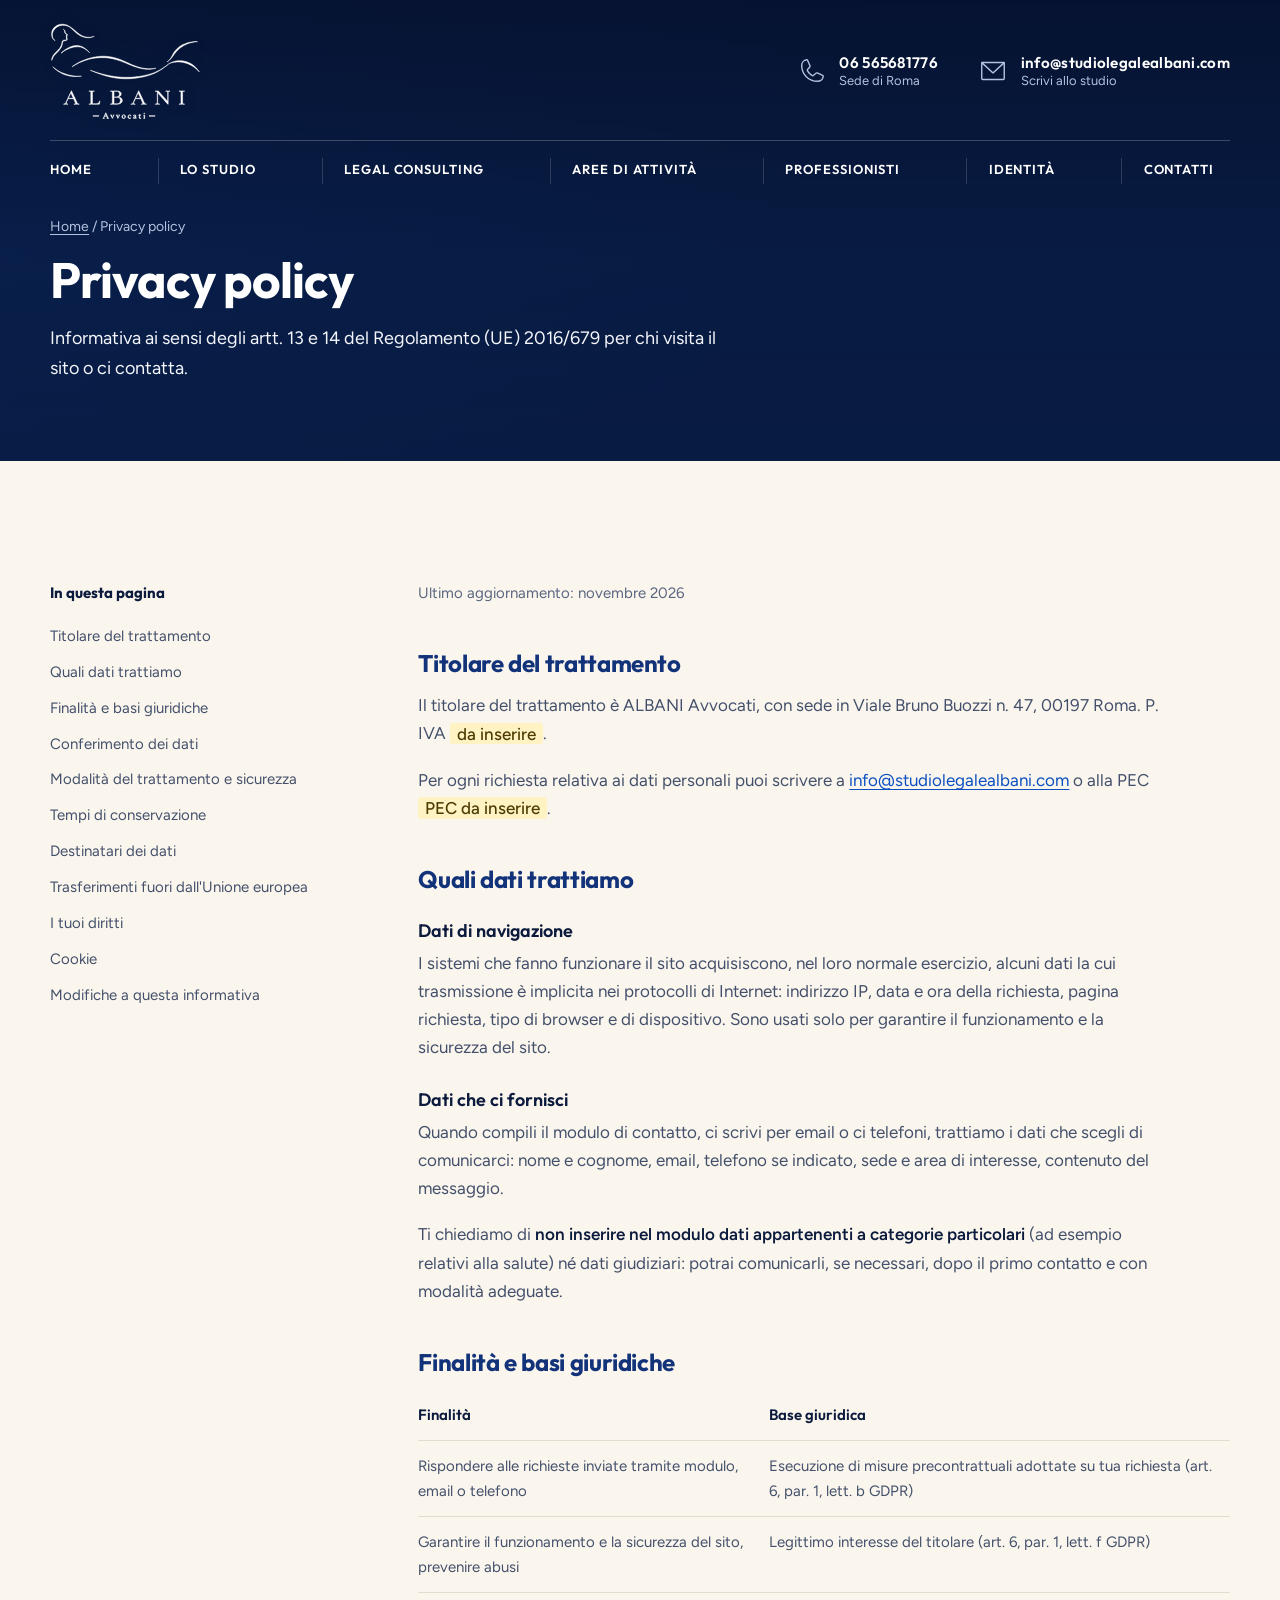
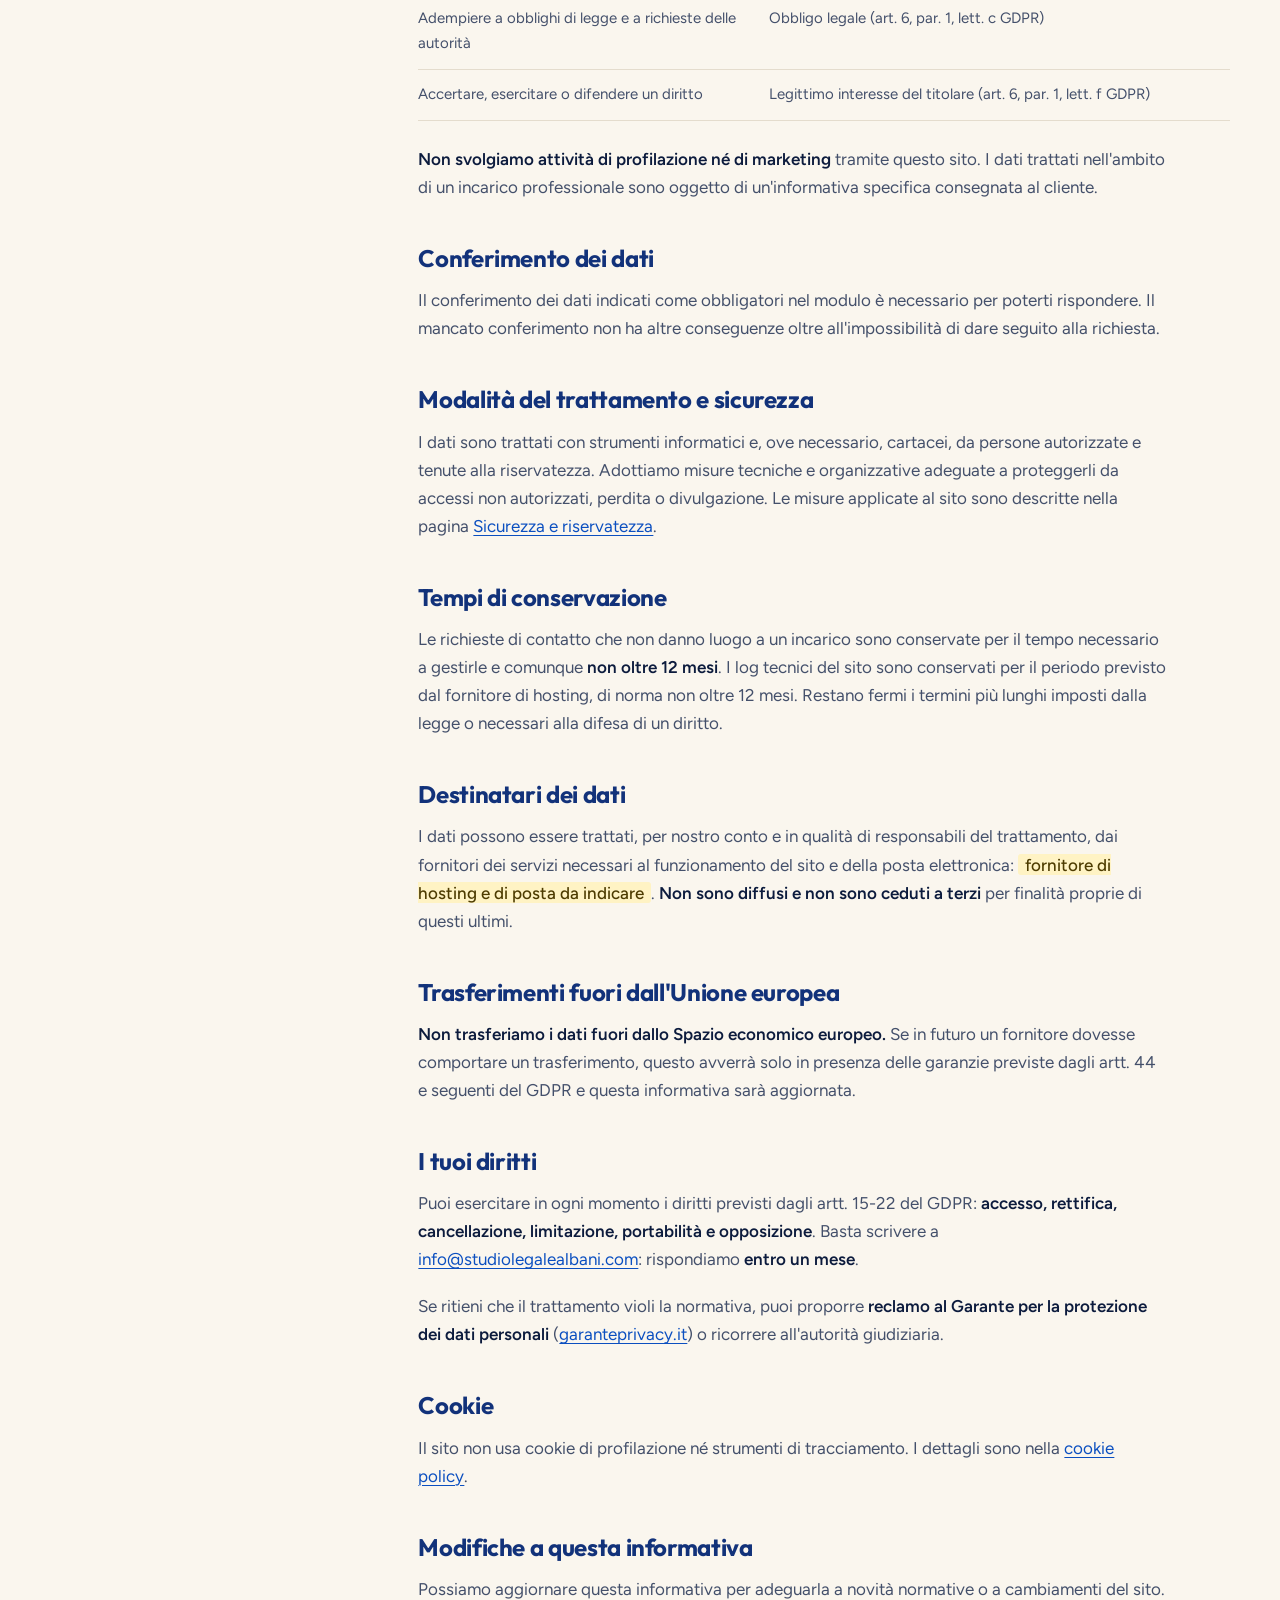
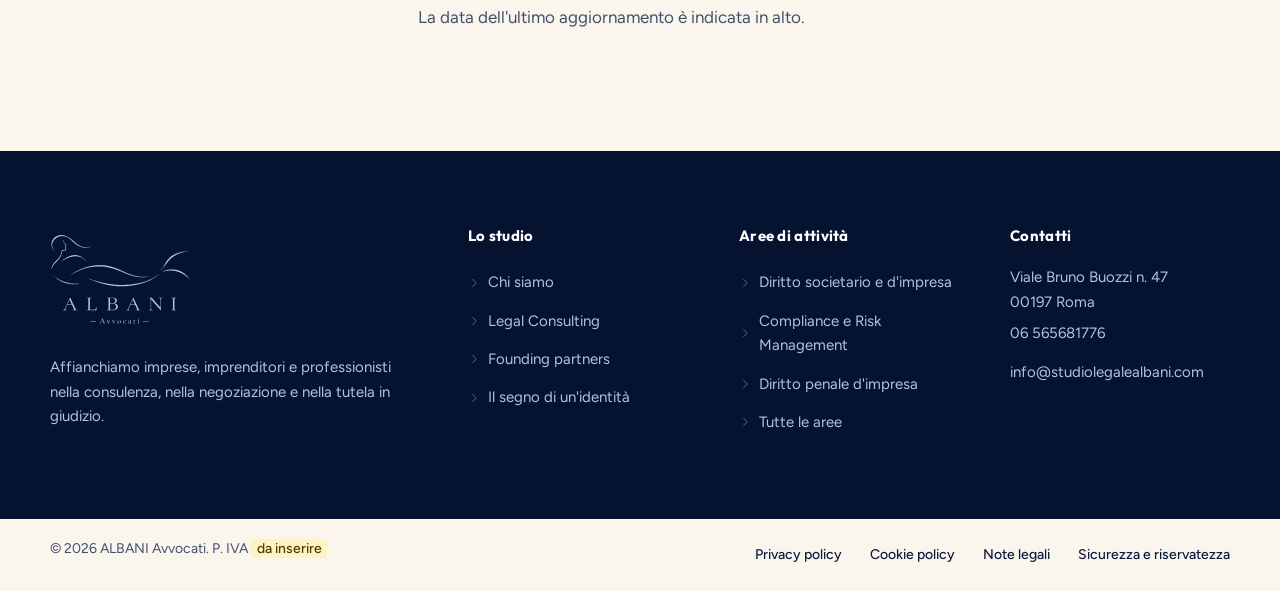
<file: privacy-policy.html>
<!DOCTYPE html>
<html lang="it">
<head>
<meta charset="utf-8">
<meta name="viewport" content="width=device-width, initial-scale=1">
<title>Privacy policy | ALBANI Avvocati</title>
<meta name="description" content="Informativa sul trattamento dei dati personali degli utenti del sito ALBANI Avvocati, ai sensi degli artt. 13 e 14 del Regolamento (UE) 2016/679.">
<link rel="canonical" href="https://www.studiolegalealbani.com/privacy-policy.html">
<meta name="theme-color" content="#081b42">
<meta name="format-detection" content="telephone=no">
<meta name="referrer" content="strict-origin-when-cross-origin">
<meta property="og:type" content="website">
<meta property="og:locale" content="it_IT">
<meta property="og:site_name" content="ALBANI Avvocati">
<meta property="og:title" content="Privacy policy | ALBANI Avvocati">
<meta property="og:description" content="Informativa sul trattamento dei dati personali degli utenti del sito ALBANI Avvocati, ai sensi degli artt. 13 e 14 del Regolamento (UE) 2016/679.">
<meta property="og:url" content="https://www.studiolegalealbani.com/privacy-policy.html">
<meta property="og:image" content="https://www.studiolegalealbani.com/assets/img/og-albani.jpg">
<meta name="twitter:card" content="summary_large_image">
<link rel="icon" href="favicon.svg" type="image/svg+xml">
<link rel="manifest" href="site.webmanifest">
<link rel="preload" href="assets/fonts/outfit-latin-wght-normal.woff2" as="font" type="font/woff2" crossorigin>
<link rel="preload" href="assets/fonts/figtree-latin-wght-normal.woff2" as="font" type="font/woff2" crossorigin>
<link rel="stylesheet" href="assets/css/site.css">
<script src="assets/js/boot.js"></script>
</head>
<body>
<svg class="sr" aria-hidden="true" focusable="false"><defs><symbol id="logo" viewBox="317 205 923 600"><path d="M327 271.25L327 275L326.75 275.25L327 285.25L327.75 287.75L328 291.25L328.75 293.25L329 295.25L332 302.75L335 307.75L337.5 311L340.25 313.75L347.25 318.75L348.75 319L348 318L344.5 315.75L341 312.75L337.25 308.25L335.75 305.5L334.75 302.25L334 301L331.75 291L331.25 283.5L331.5 283.25L331.75 278.25L332.75 274.25L332.75 273L334 268.75L334.75 267.5L336 263.75L339.75 256.5L345 249.25L351.25 243L358.25 237L362.5 234.25L367 232L377.25 228L379.75 227.75L381.5 227L384.25 226.75L386.75 226L395 225.5L395.25 225.25L407 225.75L409.75 226.5L413.25 226.75L415.25 227.5L417.75 227.75L419.5 228.5L421.25 228.75L430.75 232.75L434.25 234.75L446.75 244L458.25 254L469.5 264.75L487.5 279.5L500.25 287.75L507.5 291.5L509.25 292L512.5 293.75L513.75 294L514.75 294.75L515.5 294.75L520.75 296.75L521.75 296.75L523.25 297.5L526.25 298L528 298.75L530.25 299L532 299.75L533.75 299.75L538.5 300.75L542 300.75L545 301.25L555 301.25L567 299.75L568.5 299L571 298.75L572.5 298L574.5 297.75L576 297L578.25 296.5L578.75 296L580.75 295.75L581.75 295L583.25 294.75L584 294L585.5 293.75L586.25 293L587.5 292.5L587.25 292L586.5 292L585.5 292.75L583.75 293L579.75 294.75L577.75 295L576.5 295.75L574.25 296L572.25 296.75L565 298L554.75 298.5L554.5 298.75L549.75 298.5L547.25 298L543.25 298L538.75 297L536.75 297L533.5 296L531.25 295.75L529.75 295L527.75 294.75L526.5 294L522.25 292.75L515.5 290L508.75 286.75L500.5 281.75L494.75 277.75L478.75 265L474.5 261L464.25 252.75L458.75 247.75L448.5 240L437.75 233L428 227.25L421 224L420.25 224L415 222L413.25 221.75L411.75 221L410.5 221L407.5 220L404.5 219.75L401.75 219L385.5 218.75L377.25 220L364.25 224L359.5 226.25L353 230.25L346.75 235L343.75 237.75L339.75 242.25L335 248.75L332 254.5L329 261.75L328.75 264L328 265.5L327.75 269ZM399.75 250L399.25 250.5L404 255L406 258L406.5 260L407 269L408 271.75L410.25 274.75L416 279L420 283L419.75 285.25L416 288L415 289.5L415 291.25L417 293.25L417 295.5L418 297.75L417.75 299L416.25 301L416 303.5L417.75 305.5L418.5 307.5L418.75 309L418.5 311.75L416.75 313.75L414 314.75L409.75 315.25L406.25 315.25L400.5 316.25L396.5 318.25L393.75 320.75L392.25 323L391 325.75L390.75 327.5L390 329.25L389.75 332.5L389 335L388.75 338.75L388 340.75L387.75 343L386 348L383.75 352.75L380.75 358L374 368.25L366.75 375.5L362.75 380.25L357.25 385.75L356 387.5L350 393.25L344.5 399.25L336 410.5L331.75 418.75L329 426.5L329 427.75L328 430.5L328 432.5L327 437.5L327.25 439.5L327.75 439.5L328.75 438L333 426.25L337 418.75L339.75 414.5L345.25 407.25L348.75 403.25L372.25 379L383.5 363.75L386.75 358.25L389.75 351.25L390 349.5L390.5 348.75L391 346L391.75 344.25L392 341.75L392.75 340L392.75 337.5L393.75 334.25L394 331.75L394.5 331L394.75 329.25L396.75 324.5L399 322.25L401.25 321L403 320.75L404.75 320L410.75 319.5L412.75 318.75L415 318.5L419 317L421.5 315L422.75 312L422.75 308.5L420.75 302L420.75 300.25L421.5 298.75L421.25 297L421.5 293.75L419.5 290.75L419.5 290.25L423.5 286.25L423.75 282L422.25 280L414.75 275L411.5 271.75L410 268.25L409.75 264.75L407.75 257.75L405.75 255L403.5 252.75ZM334 479L334 479.5L338 483.75L347.5 492L354.5 497L363.75 504.75L374 511L374.75 511.75L375.75 512L380 514.75L381 515L389.75 520L396 522.75L397.25 523L402.75 525.75L403.5 525.75L408 527.75L408.75 527.75L417 530.75L418 530.75L420.25 531.75L421.5 531.75L423.25 532.5L425.25 532.75L427.5 533.75L429 533.75L431 534.5L433.75 534.75L436.5 535.75L438.5 535.75L441.75 536.75L445.75 537L449.5 537.75L456.25 538L460.5 538.75L489.75 538.75L490 538.5L495.75 538.5L498.75 538L506.5 537.75L509 536.75L509 536.5L482.75 536.75L476 536L471.5 536L465.75 535L460.5 534.75L458 534L454 533.75L446.75 532L444.75 532L441.5 531L438.25 530.75L437.25 530.25L435 530L432.25 529L430.25 528.75L428.5 528L426.5 527.75L425 527L422.75 526.75L422 526.25L418 525L416 524.75L414.5 524L413.5 524L396 517.75L395 517L386.5 513.75L385.5 513L382.75 512L376.25 508.75L361.5 500L353.5 494.75L343.25 486.75L334.75 479.25ZM559 391.75L551.75 384L538 372L531.5 367.5L523.25 361L510.75 355L505.5 353L503.75 352.75L502.25 352L500 351.75L498.25 351L496.25 351L492 350L485.25 349.25L476 349.25L471 350L465.75 350.25L456.75 352L448 355L447.25 355L445.25 356L443.75 356.25L431.25 362L418.75 369L406.75 377L386 394L385.25 395.5L387.25 394.75L395.75 388L403.25 383L415.5 376L424.25 371.75L427.75 370.5L428.25 370L435.25 367.5L438.25 366L439.75 365.75L441.5 364.75L442.25 364.75L444.5 363.75L445.5 363.75L450 362L452 361.75L453.5 361L455.75 360.75L457.75 360L460.5 359.75L464 358.75L467.25 358.5L468.5 358L473 357.75L480.25 356.75L492.75 357L495.75 357.75L498.25 357.75L503 358.75L504.5 358.75L512.5 361L515.25 362.5L519 363.75L528.5 368.25L535.75 372.75L546.5 381L553.25 387.25L557.25 391.75L558.25 392.5L559 392.5ZM452 478.5L452.25 479L453.25 478.75L454 478L455 477.75L474.25 466L493.25 456L494.5 455.75L500 453L503.75 451.75L505.25 450.75L511.5 448L513 447.75L522 444L523.75 443.75L525.5 442.75L526.25 442.75L532.75 440L534.75 439.75L535.5 439.25L538 438.75L545.5 436L548.25 435.5L549 435L551 434.75L553.75 433.75L555 433.75L557.75 432.75L559 432.75L560.75 432L563.25 431.75L566 430.75L567.5 430.75L569.5 430L573.5 429.5L575.5 428.75L577.25 428.75L581 427.75L583.25 427.75L586.75 426.75L589.25 426.75L592.5 426L597 425.75L600.5 425L607 424.75L611.75 424L619.75 423.75L623.5 423.25L649.25 423.25L649.5 423.5L657.5 423.75L657.75 424L663.5 424.25L665.5 424.75L670.75 425L674 425.75L676.75 425.75L681.75 426.75L684 426.75L687.5 427.75L690 427.75L692.25 428.5L699.75 429.75L702.75 430.75L704.25 430.75L707 431.75L708.5 431.75L710.5 432.5L720.5 434.75L726.5 436.75L727.5 436.75L729.5 437.75L730.5 437.75L732.75 438.75L733.75 438.75L735.25 439.5L743.5 442L744.75 442.75L748.5 443.75L753 445.75L754.5 446L761 448.75L764.5 449.75L768.75 451.75L781.75 456.75L785.75 458.75L786.5 458.75L788.25 459.75L789.5 460L797.75 463.75L804 466L809.75 468.75L810.5 468.75L812.25 469.75L815.75 470.75L817.5 471.75L821 472.75L822.75 473.75L824 474L827.75 475.75L832 477L833.25 477.75L834.75 478L836 478.75L840.75 480L841.5 480.5L843 480.75L851.5 483.75L856 484.75L857.5 485.5L860.25 486L862 486.75L863.25 486.75L865.75 487.75L868.25 488L870.25 488.75L871.75 488.75L874.75 489.75L876.5 489.75L879 490.5L882.25 490.75L886.25 491.75L888.25 491.75L893 492.75L895.25 492.75L901.25 493.75L925 494.25L925.25 494L934.75 493.75L940.5 492.75L945 492.5L948 491.75L950.25 491.75L952.25 491L955.5 490.75L957.5 490L960.5 489.75L962 489L964.25 488.75L965.25 488.25L965.25 488L961.25 488L960 488.5L954.5 489L951.5 489.75L939 491L914 491L907.25 490L902 489.75L899 489L894 488.75L891.5 488L889 488L885.5 487L883.75 487L880.5 486L879.25 486L876.5 485L874 484.75L872.25 484L871 484L868 483L866 482.75L861 481L860 481L857.5 480L855.75 479.75L854.25 479L852.25 478.75L848 477L843.75 475.75L842.5 475L838.75 474L837 473L836.25 473L830 470.75L828.75 470L827.25 469.75L826 469L824.5 468.75L823.25 468L822.5 468L818.5 466L817.25 465.75L808.75 462L803 459L799.5 457.75L794.25 455L793.5 455L788 452.25L786.25 451.75L779 448L773.25 445.75L772.25 445L771 444.75L765.25 442L764 441.75L763 441L761.5 440.75L761 440.25L759.75 440L758 439L756.75 438.75L753.25 437L746.25 434.25L741 432.75L739.75 432L738.25 431.75L737 431L735.25 430.75L734 430L732.25 429.75L728 428L726.25 427.75L724.75 427L722.75 426.75L721.25 426L719.25 425.75L718.5 425.25L715.75 424.75L714 424L707.75 422.75L706 422L704.5 422L701.5 421L699 420.75L697.25 420L695.5 420L692 419L688.5 418.75L686.25 418L682.75 417.75L680 417L675.5 416.75L672.5 416L666.25 415.75L661.5 415L647.25 414.75L647 414.5L624.75 415L615.75 416L612 416L608.25 416.75L602.5 417.25L594.75 418.75L591 419L588.5 419.75L585.5 420L578 422L575.5 422.25L574.5 422.75L571 423.25L570.25 423.75L563.5 425.25L558.5 427L557.25 427L555 428L554 428L552.5 428.75L551 429L549.75 429.75L548 430L543.5 431.75L538.5 433L534.75 434.75L533.25 435L528.75 437L528 437L526.75 437.75L522.5 439L518.25 441L517.5 441L508.75 445L507.25 446L501.75 448.25L501.25 448.75L500 449L497.25 450.75L492 453.25L475.25 463L459.5 473ZM1230.75 510.25L1229.75 508.25L1224.75 501.5L1212.75 487L1205.75 480L1196.75 472L1184 462.75L1173.75 457L1168.5 454.75L1165.5 453L1158.25 450L1156.5 449.75L1155.25 449L1153.5 448.75L1148.75 447L1147.5 447L1144.5 446L1142 445.75L1140 445L1137 444.75L1135 444L1131.25 443.75L1128.25 443L1118.75 442.5L1118.5 442.25L1103.5 442.25L1103.25 442.5L1094.75 443L1091.5 443.75L1088 444L1084.75 445L1083.25 445L1080.25 446L1079 446L1077 446.75L1075 447L1073.5 447.75L1068.5 449L1067.25 449.75L1063.5 451L1054.25 455.75L1050.75 457L1044.75 460L1030.5 471.75L1029.75 472L1021 478.75L1007.5 487.75L1003.75 489.75L1002.25 491L993 496.75L969.5 508.75L963.5 511.25L963 511.75L961.75 512L960.75 512.75L959.5 513L958.5 513.75L957.25 514L955.5 515L954.75 515L953.75 515.75L952.5 516L946.25 518.75L944.75 519L940.25 520.75L938.5 521L936.5 522L931.75 523L922.5 526L916.75 527.25L916 527.75L913.75 528L911 529L909.5 529L902.5 531L901 531L897.75 532L895.25 532.25L894.5 532.75L891.5 533L888.5 534L887 534L883.25 535L881.5 535L878 536L875.75 536L873 536.75L867 537.25L865.75 537.75L862.25 538L859.25 538.75L854.75 539L842.75 540.75L837.25 541L831.5 542L826.75 542L817.25 543L811.75 543L811.5 543.25L801.75 543.5L801.5 543.75L791.75 543.75L791.5 544L768.75 543.75L768.5 543.5L762.25 543.5L757.5 543L751.5 543L743.75 542L736.25 541.75L734.5 541.25L727.25 540.75L724.25 540L721.75 540L716.75 539L712.25 538.75L709.25 538L705 537.75L703 537L701.25 537L697.5 536L694 535.75L691.75 535L688 534.75L686 534L683 533.75L681.25 533L679.5 533L676.75 532.5L675.75 532L672.5 531.75L670.5 531L663 529.75L661.25 529L655.75 528L653 527L651.75 527L648.5 526L641.75 524.75L641 524.25L634.75 522.75L633.25 522L631.25 521.75L629.75 521L628.75 521L626 520L624.75 520L622.25 519L616.75 517.75L616 517.25L613.5 516.75L609 515L607.25 514.75L602.75 513L600.75 512.75L597 511.25L594.5 510.75L585 507.25L582.75 506.75L579.25 505.25L576.25 504.5L573 503L571.25 502.75L567.5 501L565.25 500.75L564.5 500L564 500.25L564.25 500.75L565.25 501L565.5 501.5L569.5 503L570.5 503.75L574.5 505L575.5 505.75L576.75 506L580.5 507.75L582 508L588.25 510.75L589 510.75L590.75 511.75L592.25 512L605.75 517.75L606.5 517.75L611.25 519.75L615.75 521L617 521.75L617.75 521.75L619.75 522.75L624 524L627.25 525.5L629.75 526L631.25 526.75L632.25 526.75L638 528.75L639 528.75L643.5 530.5L646 531L647.25 531.75L652.75 533.25L653.5 533.75L654.5 533.75L660.75 535.75L665.5 536.75L667.75 537.75L669 537.75L670.75 538.5L674 539L674.75 539.5L677.75 540L679.5 540.75L682 541L683.5 541.75L685.25 541.75L687.25 542.5L690 542.75L693.25 543.75L695 543.75L698.75 544.75L702 545L704 545.75L706 545.75L710 546.75L713.75 547L716.5 547.75L720.75 548L723.75 548.75L726.25 548.75L731.5 549.75L735 549.75L739 550.5L745.5 550.75L753.75 551.75L761 551.75L761.25 552L768.25 552L768.5 552.25L775.25 552.25L775.5 552.5L793 552.5L793.25 552.25L799.5 552.25L799.75 552L813.75 551.75L822.5 550.75L827.5 550.75L831.25 550L836 549.75L842 548.75L846.5 548.5L849.75 547.75L852 547.75L856.25 546.75L858.25 546.75L861 546L864.25 545.75L866.5 545L870 544.75L872 544L875.25 543.75L878.5 542.75L880.5 542.75L884.25 541.75L885.75 541.75L887.5 541L889.75 540.75L893 539.75L894.25 539.75L896.75 538.75L898.25 538.75L899.75 538L902.75 537.5L904.5 536.75L906.75 536.5L907.5 536L909.5 535.75L912.25 534.75L913.5 534.75L916.25 533.75L917.25 533.75L918 533.25L923.5 531.75L925.75 530.75L926.75 530.75L928 530L929.75 529.75L934 528L935.5 527.75L936.75 527L938.25 526.75L942.5 524.75L943.25 524.75L944.5 524L948.25 522.75L954.5 519.75L955.25 519.75L962.75 516L964 515.75L970.5 512.5L972.75 511L977.75 508.75L980.5 507L981.5 506.75L982.25 506L983.25 505.75L989 502L990 501.75L995.75 497.75L1004.5 492.5L1011.75 486.75L1016.5 483.75L1022.5 479L1027.75 475.5L1031 473L1039.5 464.75L1045.25 461.25L1049.75 459L1051 458.75L1052 458L1057.75 455.75L1058.75 455.75L1061.25 454.75L1063 454.75L1066.25 453.75L1068 453.75L1069.75 453L1072 452.75L1074 452L1077.5 451.75L1082.5 450.75L1086 450.75L1091 450L1103.75 449.75L1104 450L1111 450L1113.75 450.5L1122.75 451L1125.5 451.75L1128 451.75L1131.75 452.75L1133.5 452.75L1135.25 453.5L1137.75 453.75L1140.5 454.75L1141.75 454.75L1143.5 455.5L1146.25 456L1147 456.5L1150 457L1154.5 458.75L1156.25 459L1156.75 459.5L1160.75 460.75L1161.75 461.5L1163.5 462L1164.5 462.75L1165.75 463L1166.75 463.75L1172.25 466L1180.25 470L1188.5 474.75L1194.75 478.75L1203 484.75L1220 499L1230.5 510.5ZM1219.75 325.25L1217 324.75L1208.75 324.75L1208.5 325L1201.25 325L1194.25 326L1191 326L1187.5 326.75L1181.75 327.25L1180.75 327.75L1177.75 328L1175.5 328.75L1172.75 329L1169.5 330L1168.25 330L1166.25 330.75L1164.25 331L1148 336.25L1141.75 339L1141 339L1139.25 340L1138.5 340L1137.5 340.75L1135.5 341.25L1125.5 346.25L1115.25 352.25L1110.75 355.25L1102.25 362L1096.5 367L1088 375.75L1081 384.25L1074.25 393.75L1071 399.25L1068.75 404.25L1064 412.25L1063.5 413.75L1054 429.5L1046.5 438.5L1041.25 443L1036 447L1035.25 447.25L1034.75 448L1034 448.25L1034 448.75L1043.5 442.75L1049.25 438L1051.75 435.5L1064.75 420.25L1078.75 401L1084.75 393.5L1092.5 384.5L1098.75 378L1109.5 367.75L1124.5 356.75L1133.75 351L1145.25 345L1161 338L1162.5 337.75L1164.5 336.75L1165.5 336.75L1166.75 336L1168.5 335.75L1179 332L1181.25 331.75L1184.25 330.75L1185.5 330.75L1187 330L1189.75 329.75L1192.5 328.75L1195.5 328.5L1197.75 327.75L1201.5 327.5L1202.5 327L1207 326.75L1211.25 326L1218.5 325.75L1219.75 325.5ZM448.5 626L447.5 626.5L446 630.25L442 637.75L440.75 641L440 642L439.75 643.25L436 650.5L435.75 651.75L435 652.75L433 657.75L432 659.25L431.75 660.5L431 661.5L423 679.25L422 680.75L419.75 686.25L419 687.25L418.75 688.5L418 689.5L413 701.25L410.5 704L407.5 705.75L404.5 706.25L403.5 706.75L400.5 707L400.25 707.25L400.5 708.5L427 708.5L427.25 708.25L427.25 707.25L426.75 707L423 706.75L420.25 706L418.5 705L417 703L416.75 700.75L418 697L418.75 696L419 694.75L419.75 693.75L419.75 693L422.75 687L423.75 684.25L424.75 682.75L428 675L429 674.25L460 674.25L460.5 674.5L462 676.5L462 677.25L463 678.75L463 679.5L467 687.25L470 694.5L472.75 699.75L473.5 702.25L473 704.25L471.5 705.75L467.75 706.75L464 707L463.25 707.75L463.5 708.25L464 708.5L493.5 708.5L493.75 708.75L495 708.75L495.75 708.25L495.5 707L492 706.75L488 705.5L486.75 704.75L484.25 701.75L482 697.25L481.75 696L481 695L480.75 693.75L478 688.75L475.75 683.25L471 674L470.75 672.75L467.75 666L465 661.25L462.75 656.25L462.5 655L462 654.5L461.75 653.25L456.75 643.75L454.75 638.75L450.75 631L449 626.5ZM444.25 640L445 640.25L445.75 641.75L446 643L449 648.75L451 653.75L451.75 654.75L452 656L455.75 663.25L456 664.5L459 670.75L459 671.75L458.25 672.25L457.5 672L430.25 672L429.75 671.25L435 660L435.75 657.75L436.75 656.25L437 655L438.75 652L439 650.75L439.75 649.75L441.75 644.75ZM555 627.5L555.25 628.75L561 629L564.5 630.25L565.75 631.25L567 634.25L567 702L565.75 704.25L564 705.5L560 706.75L555.25 707L555 708.25L555.25 708.5L618.75 708.5L619.75 707L620.75 700.25L621.75 697.25L622 694.75L622.75 693L623.25 689L623 688L621.75 688.25L618.75 695L615.75 699.25L611 703L607 704.75L602.5 705.75L599.75 705.75L599.5 706L584.5 706.25L584.25 706L580 706L577.75 704L577 701.5L577 635.25L578 632.25L580 630.25L584.5 628.75L588.25 628.75L588.75 628.5L589 627.75L588.25 627L584.75 627L584.5 627.25L581.25 627.25L581 627L558.25 627.25L555.75 627ZM687 627.25L686.5 627.75L686.75 628.75L692.75 629L695.75 630L697.5 631.75L698.5 634.75L698.75 636.75L698.5 638L698.75 639.75L698.5 641.75L698.5 700.5L698 703.25L696.25 705.25L693.5 706.25L689.25 707L687 707L686.5 708L687 708.5L729.5 708.5L729.75 708.25L732.5 708.25L736.5 707.75L743.25 705.75L747.75 703.75L752.5 700.75L755.75 697.5L758.75 691.75L759 689.75L759.75 687.75L759.75 682.5L759 680.75L758.75 678.75L755.5 673.25L751.75 670L745.75 667L738 665L735.5 665L735 664.5L735.75 663.5L739 662.75L745.25 659.5L749 656.25L751.75 652L752.75 648.5L752.75 641.5L752 640.25L751.5 638.25L749.5 635.25L747.5 633.25L744.25 631L740.25 629.25L735.25 628L733.25 628L729 627.25ZM709.25 666L725 665.75L732.75 666.75L735 667.75L735.75 667.75L740.25 670L744 673.5L745.75 676L747 679L747 680L748 682.75L748 688L747 691.25L747 692.25L746 694.75L744.25 697.75L742.25 700L738.75 702.75L736.5 704L729.75 706L724.5 706L724.25 706.25L712.5 706L710.5 705.25L709.25 704L708.75 703L708.75 666.5ZM709.25 629L713 629L713.25 628.75L727.25 629L730.5 629.75L733 630.75L735.25 632L737.75 634.25L740 637.5L741 639.75L742 643.5L742 647.25L741 650.5L740.75 652.75L740 654L739.75 655.25L738.25 657.5L736 659.75L734.25 661L729 663L727.5 663L725.25 663.75L709.25 663.75L708.75 663.25L708.5 662.5L708.75 660L708.75 629.5ZM812 707.25L812 708.25L812.75 708.75L813 708.5L837 708.5L838.25 708.75L839 707.75L838.5 707L834.25 706.75L831.5 706L830.25 705.25L828.75 703.25L828.75 700.25L830.75 695L832.75 691.25L833 690L834.75 687.25L836 684L836.75 683L838.75 677.5L839.75 676L839.75 675.25L840.5 674.5L871.75 674.25L873 675.25L875 679.5L875 680.25L876 681.75L879 689L880 690.5L880 691.25L881 692.75L884.75 701.25L884.75 703.25L883.25 705.25L882.25 706L879.25 706.75L875.25 707L875 707.25L875.25 708.5L906.25 708.5L907 708.75L907.75 708.25L907.5 707L903.75 706.75L899.75 705.5L898.5 704.75L896 702L888.75 687L887.75 684.25L886.75 682.75L883.75 675.5L881 670.25L875.75 658.25L873.75 654.75L869.75 645.5L866.75 640L864.75 635.5L864.75 634.75L860.5 626.25L859.25 626.5L854 638.25L850 646.25L847 653.5L844 659L843.75 660.25L843 661.25L841.75 664.75L839 670.25L838.75 671.5L833 683L831 688.25L825 701.25L822.25 704.25L821 705L816.75 706.5ZM856 639.75L856.5 639.75L857.25 640.5L859.25 645.25L860 646.25L860 647L861 648.5L861 649.25L862.75 652.25L863 653.5L866.75 661L867 662.25L867.75 663.25L868 664.5L871 670.75L871 671.5L870.5 672L842.25 672L841.75 671.5L841.75 670.75L842.75 669.5ZM1051.75 627.5L1051.25 627L1048.75 627L1048.5 627.25L1025.75 627L1025 627.5L1025 628.25L1025.5 628.75L1031 629L1034 630.25L1036.25 632.5L1037 634L1037.5 636.25L1037.5 659.25L1037.75 659.5L1037.5 690.25L1036.75 690.5L1034.75 688.75L1019.75 671.5L1010 661L981 627.75L980.25 627.25L961.25 627.25L961 627.5L961.25 628.75L965.5 629L969.5 630.25L972 632.5L973.75 635L973.75 698L972.75 702L970.25 705L968.5 706L965.25 706.75L961.25 707L961 707.25L961.25 708.5L986.75 708.5L987.5 708.75L988.5 708.25L988.5 707.25L988 707L983.5 706.75L980.75 706L979 705L977 702.5L976.25 698L976.5 641.25L976.25 640.5L976.5 639.75L977.5 639.25L1008.75 675L1011.75 678L1015 682.25L1038 708L1039 709L1039.75 709.25L1040.5 708.5L1040.5 685L1040.25 684.75L1040.5 635.75L1040.75 634.25L1041.75 632L1044 630L1047.75 628.75L1051.25 628.75L1051.75 628.25ZM1107.5 627L1107 627.5L1107.25 628.75L1112.5 629L1116 630.25L1117.75 632L1119 636.25L1119 639L1118.75 639.25L1119 699.25L1118.5 702.5L1117.75 704L1116.5 705.25L1115.25 706L1112.25 706.75L1107.25 707L1107 708.25L1107.5 708.75L1108.5 708.5L1140.5 708.5L1140.75 708.25L1140.5 707L1135 706.75L1131.75 705.5L1130 704L1128.75 700.75L1128.75 640.5L1129 640.25L1128.75 635.75L1129 633.75L1129.75 632.25L1131.5 630.5L1132.75 629.75L1137 628.75L1140.5 628.75L1141 628.25L1141 627.5L1140.5 627L1135 627L1134.75 627.25L1121.5 627.25L1121.25 627L1108.75 627.25ZM579.5 779.25L579.5 781L580.5 781.75L581.25 781.5L583.5 781.75L593.25 781.75L593.5 781.5L615.75 781.75L616.5 781.5L617 780.5L617 779.5L616.25 778.75L580.25 778.75ZM659.5 761L658.5 761L658 761.5L658 762.25L654.75 768.75L651.75 776.5L651 777.5L649.75 781L648 784.25L645 791.5L642.75 793.75L640.75 794.5L640.25 795L640.5 795.5L648.75 795.5L649 795.75L651 795.5L650.5 794.5L648.25 794L647 792.75L646.75 791.5L648 788L649.75 784.5L650 783.25L651.5 781.75L652.5 782L663.5 782L667.75 791.5L667.75 793.25L667 794L664.75 794.75L665 795.5L671.25 795.5L671.5 795.25L676.25 795.5L676.5 794.75L674.5 793.75L673 791.75L670.75 786.5L670 785.5L667.75 779.75L667 778.75L666.75 777.5L666 776.5L665.75 775.25L665 774.25L664.75 773L661 765L660.75 763.75L660 762.75ZM657.25 768L658 768.75L660 774.25L662.75 779.75L662.25 780.75L652.25 780.75L651.75 780.25L651.75 779.25L652.75 777.75L653 776.5L655.75 770.75L656.5 768.5ZM687.5 774L687.25 774.75L688.5 775.25L689.75 777L695 788.75L696 790.25L696 791L696.75 792L697 793.25L698 795.25L698.75 795.5L699.75 794.5L702 788.75L703 787.25L707 777L708.25 775.5L709.75 774.75L710 774.25L709.75 774L704.25 774L704 773.75L702.5 774L702.5 774.75L703.75 775L704.75 775.75L705.25 777.5L703 784L701.75 786.25L701 788.5L700.25 789L698 785.25L697.75 784L696 781L694.25 776.5L694.25 775.75L695 775L696.75 774.75L697 774.25L695.75 773.75L695.5 774ZM744.25 774L743.25 773.75L736.75 774L736.75 774.75L738.25 775L739 775.5L739.5 776.25L739.5 777.75L737.75 782.75L737 783.75L736.75 785.25L734.75 788.75L733.75 788.25L732.75 785.5L731 782.5L730.75 781.25L728.75 777.25L728.75 775.5L729.75 774.75L731 774.75L731.25 774.25L731 774L721.5 774L721.5 774.75L723 775.25L724 776.25L725 778.5L725 779.25L728.75 786.75L729 788L729.75 789L730 790.25L732.25 795.25L733.75 795L736 789.25L738.75 783.75L739 782.5L740.75 778.75L741 777.25L743 775L744.5 774.5ZM765.25 773.75L762.5 775L759 778.25L757 782.75L757 787L758 789.25L758 790L759 791.75L762.5 794.75L765.25 795.75L767.75 796L771 795.75L774.5 794.25L777.5 791.5L778.75 789.25L779.5 786.75L779.5 782.5L778.75 780.75L778.75 779.75L777.75 778L774.75 775.25L772.25 774L769.75 773.5ZM766.25 774.75L768.75 774.75L771.25 776L772.5 777.25L773.75 779.25L774.75 782.5L775 788L773.75 791.75L771.75 793.75L770.25 794.5L767.75 794.5L766 793.75L763.5 791L762 787L761.75 785.5L762 779L762.75 777.25L765.25 775ZM803.25 773.75L800 775L796 778.25L794 781.75L793.75 787.5L794 789L795 791.25L797.25 793.75L798.75 794.75L801.5 795.75L806.5 795.75L811.25 793.75L812.75 792.25L812.5 791.75L811.75 791.75L809.25 793L805.25 793.25L803.75 793L801.25 791.5L800 790.25L798.75 787.75L798.25 785.25L798.25 782L798.75 779.75L799.75 777.5L802.75 775L804.75 774.75L806.5 775L807.25 776.25L807.5 778.25L809.25 779.75L811.5 779.75L812.5 779L812.75 776.25L811.25 774.75L809.5 774ZM829.5 776L828 777.5L827.5 778.5L827.5 780L828.75 781L830.25 781L831.75 779.75L832 776.75L834.5 774.75L837.25 775L838.5 776.25L839 777.5L839 782.75L838.25 783.75L834.25 785L830 787.25L827.75 789.25L827 791L827 792L828 794.25L830.5 795.75L833 795.75L838.75 793L839.5 793.5L840.25 795.25L842.25 795.5L842.75 795L846 793.75L846.25 793L844.25 792.75L843 791.5L843 778L842.5 776.25L840.25 774.25L838 773.75L834 774ZM838.5 784.75L839 785.25L839 791L838.75 791.5L836.25 793L834.75 793.25L833.5 793L831.75 791L832 788.25L834.5 786.25L837 785ZM866.25 769.5L863 773.25L862.25 773.75L860.5 774L860 774.5L860 775.5L860.5 775.75L862.25 775.5L863 776.5L863 793L863.75 794.25L865.25 795.5L868 796L870 795.75L874.25 793.75L875 792.5L874.75 792L874 792L872.5 793L869.75 793.25L868.25 792.75L867 791.25L866.75 790.5L866.75 776.5L867.5 775.75L873.25 775.75L874.5 774.75L874.25 774L867.25 774.25L866.75 773.75L866.75 769.75ZM895.75 774.25L892.25 775.75L889.25 776.25L889.5 777L890.5 777L891.5 777.5L892.75 779.5L892.5 792.5L891.75 793.75L889.5 794.75L889.75 795.5L891.25 795.25L898.75 795.5L899 795.25L898.75 794.5L897.25 794L896.5 793.25L896.5 788.5L896.25 788.25L896.5 775.25L896.25 774.5ZM893.25 761.75L892.25 762.25L891.5 763.25L891 765.25L892.25 767L893.25 767.5L894.25 767.5L895.75 766.75L896.5 765.75L896.75 764L895.5 762.25L894.5 761.75ZM922.75 779.5L922.75 780.75L923.5 781.75L924.25 781.5L927 781.5L927.25 781.75L934.5 781.75L934.75 781.5L956.25 781.75L956.5 781.5L960 781.5L960.75 780.5L960.75 779.5L959.75 778.75L923.5 778.75Z"/></symbol><symbol id="siren" viewBox="317 205 923 360"><path d="M327 271.25L327 275L326.75 275.25L327 285.25L327.75 287.75L328 291.25L328.75 293.25L329 295.25L332 302.75L335 307.75L337.5 311L340.25 313.75L347.25 318.75L348.75 319L348 318L344.5 315.75L341 312.75L337.25 308.25L335.75 305.5L334.75 302.25L334 301L331.75 291L331.25 283.5L331.5 283.25L331.75 278.25L332.75 274.25L332.75 273L334 268.75L334.75 267.5L336 263.75L339.75 256.5L345 249.25L351.25 243L358.25 237L362.5 234.25L367 232L377.25 228L379.75 227.75L381.5 227L384.25 226.75L386.75 226L395 225.5L395.25 225.25L407 225.75L409.75 226.5L413.25 226.75L415.25 227.5L417.75 227.75L419.5 228.5L421.25 228.75L430.75 232.75L434.25 234.75L446.75 244L458.25 254L469.5 264.75L487.5 279.5L500.25 287.75L507.5 291.5L509.25 292L512.5 293.75L513.75 294L514.75 294.75L515.5 294.75L520.75 296.75L521.75 296.75L523.25 297.5L526.25 298L528 298.75L530.25 299L532 299.75L533.75 299.75L538.5 300.75L542 300.75L545 301.25L555 301.25L567 299.75L568.5 299L571 298.75L572.5 298L574.5 297.75L576 297L578.25 296.5L578.75 296L580.75 295.75L581.75 295L583.25 294.75L584 294L585.5 293.75L586.25 293L587.5 292.5L587.25 292L586.5 292L585.5 292.75L583.75 293L579.75 294.75L577.75 295L576.5 295.75L574.25 296L572.25 296.75L565 298L554.75 298.5L554.5 298.75L549.75 298.5L547.25 298L543.25 298L538.75 297L536.75 297L533.5 296L531.25 295.75L529.75 295L527.75 294.75L526.5 294L522.25 292.75L515.5 290L508.75 286.75L500.5 281.75L494.75 277.75L478.75 265L474.5 261L464.25 252.75L458.75 247.75L448.5 240L437.75 233L428 227.25L421 224L420.25 224L415 222L413.25 221.75L411.75 221L410.5 221L407.5 220L404.5 219.75L401.75 219L385.5 218.75L377.25 220L364.25 224L359.5 226.25L353 230.25L346.75 235L343.75 237.75L339.75 242.25L335 248.75L332 254.5L329 261.75L328.75 264L328 265.5L327.75 269ZM399.75 250L399.25 250.5L404 255L406 258L406.5 260L407 269L408 271.75L410.25 274.75L416 279L420 283L419.75 285.25L416 288L415 289.5L415 291.25L417 293.25L417 295.5L418 297.75L417.75 299L416.25 301L416 303.5L417.75 305.5L418.5 307.5L418.75 309L418.5 311.75L416.75 313.75L414 314.75L409.75 315.25L406.25 315.25L400.5 316.25L396.5 318.25L393.75 320.75L392.25 323L391 325.75L390.75 327.5L390 329.25L389.75 332.5L389 335L388.75 338.75L388 340.75L387.75 343L386 348L383.75 352.75L380.75 358L374 368.25L366.75 375.5L362.75 380.25L357.25 385.75L356 387.5L350 393.25L344.5 399.25L336 410.5L331.75 418.75L329 426.5L329 427.75L328 430.5L328 432.5L327 437.5L327.25 439.5L327.75 439.5L328.75 438L333 426.25L337 418.75L339.75 414.5L345.25 407.25L348.75 403.25L372.25 379L383.5 363.75L386.75 358.25L389.75 351.25L390 349.5L390.5 348.75L391 346L391.75 344.25L392 341.75L392.75 340L392.75 337.5L393.75 334.25L394 331.75L394.5 331L394.75 329.25L396.75 324.5L399 322.25L401.25 321L403 320.75L404.75 320L410.75 319.5L412.75 318.75L415 318.5L419 317L421.5 315L422.75 312L422.75 308.5L420.75 302L420.75 300.25L421.5 298.75L421.25 297L421.5 293.75L419.5 290.75L419.5 290.25L423.5 286.25L423.75 282L422.25 280L414.75 275L411.5 271.75L410 268.25L409.75 264.75L407.75 257.75L405.75 255L403.5 252.75ZM334 479L334 479.5L338 483.75L347.5 492L354.5 497L363.75 504.75L374 511L374.75 511.75L375.75 512L380 514.75L381 515L389.75 520L396 522.75L397.25 523L402.75 525.75L403.5 525.75L408 527.75L408.75 527.75L417 530.75L418 530.75L420.25 531.75L421.5 531.75L423.25 532.5L425.25 532.75L427.5 533.75L429 533.75L431 534.5L433.75 534.75L436.5 535.75L438.5 535.75L441.75 536.75L445.75 537L449.5 537.75L456.25 538L460.5 538.75L489.75 538.75L490 538.5L495.75 538.5L498.75 538L506.5 537.75L509 536.75L509 536.5L482.75 536.75L476 536L471.5 536L465.75 535L460.5 534.75L458 534L454 533.75L446.75 532L444.75 532L441.5 531L438.25 530.75L437.25 530.25L435 530L432.25 529L430.25 528.75L428.5 528L426.5 527.75L425 527L422.75 526.75L422 526.25L418 525L416 524.75L414.5 524L413.5 524L396 517.75L395 517L386.5 513.75L385.5 513L382.75 512L376.25 508.75L361.5 500L353.5 494.75L343.25 486.75L334.75 479.25ZM559 391.75L551.75 384L538 372L531.5 367.5L523.25 361L510.75 355L505.5 353L503.75 352.75L502.25 352L500 351.75L498.25 351L496.25 351L492 350L485.25 349.25L476 349.25L471 350L465.75 350.25L456.75 352L448 355L447.25 355L445.25 356L443.75 356.25L431.25 362L418.75 369L406.75 377L386 394L385.25 395.5L387.25 394.75L395.75 388L403.25 383L415.5 376L424.25 371.75L427.75 370.5L428.25 370L435.25 367.5L438.25 366L439.75 365.75L441.5 364.75L442.25 364.75L444.5 363.75L445.5 363.75L450 362L452 361.75L453.5 361L455.75 360.75L457.75 360L460.5 359.75L464 358.75L467.25 358.5L468.5 358L473 357.75L480.25 356.75L492.75 357L495.75 357.75L498.25 357.75L503 358.75L504.5 358.75L512.5 361L515.25 362.5L519 363.75L528.5 368.25L535.75 372.75L546.5 381L553.25 387.25L557.25 391.75L558.25 392.5L559 392.5ZM452 478.5L452.25 479L453.25 478.75L454 478L455 477.75L474.25 466L493.25 456L494.5 455.75L500 453L503.75 451.75L505.25 450.75L511.5 448L513 447.75L522 444L523.75 443.75L525.5 442.75L526.25 442.75L532.75 440L534.75 439.75L535.5 439.25L538 438.75L545.5 436L548.25 435.5L549 435L551 434.75L553.75 433.75L555 433.75L557.75 432.75L559 432.75L560.75 432L563.25 431.75L566 430.75L567.5 430.75L569.5 430L573.5 429.5L575.5 428.75L577.25 428.75L581 427.75L583.25 427.75L586.75 426.75L589.25 426.75L592.5 426L597 425.75L600.5 425L607 424.75L611.75 424L619.75 423.75L623.5 423.25L649.25 423.25L649.5 423.5L657.5 423.75L657.75 424L663.5 424.25L665.5 424.75L670.75 425L674 425.75L676.75 425.75L681.75 426.75L684 426.75L687.5 427.75L690 427.75L692.25 428.5L699.75 429.75L702.75 430.75L704.25 430.75L707 431.75L708.5 431.75L710.5 432.5L720.5 434.75L726.5 436.75L727.5 436.75L729.5 437.75L730.5 437.75L732.75 438.75L733.75 438.75L735.25 439.5L743.5 442L744.75 442.75L748.5 443.75L753 445.75L754.5 446L761 448.75L764.5 449.75L768.75 451.75L781.75 456.75L785.75 458.75L786.5 458.75L788.25 459.75L789.5 460L797.75 463.75L804 466L809.75 468.75L810.5 468.75L812.25 469.75L815.75 470.75L817.5 471.75L821 472.75L822.75 473.75L824 474L827.75 475.75L832 477L833.25 477.75L834.75 478L836 478.75L840.75 480L841.5 480.5L843 480.75L851.5 483.75L856 484.75L857.5 485.5L860.25 486L862 486.75L863.25 486.75L865.75 487.75L868.25 488L870.25 488.75L871.75 488.75L874.75 489.75L876.5 489.75L879 490.5L882.25 490.75L886.25 491.75L888.25 491.75L893 492.75L895.25 492.75L901.25 493.75L925 494.25L925.25 494L934.75 493.75L940.5 492.75L945 492.5L948 491.75L950.25 491.75L952.25 491L955.5 490.75L957.5 490L960.5 489.75L962 489L964.25 488.75L965.25 488.25L965.25 488L961.25 488L960 488.5L954.5 489L951.5 489.75L939 491L914 491L907.25 490L902 489.75L899 489L894 488.75L891.5 488L889 488L885.5 487L883.75 487L880.5 486L879.25 486L876.5 485L874 484.75L872.25 484L871 484L868 483L866 482.75L861 481L860 481L857.5 480L855.75 479.75L854.25 479L852.25 478.75L848 477L843.75 475.75L842.5 475L838.75 474L837 473L836.25 473L830 470.75L828.75 470L827.25 469.75L826 469L824.5 468.75L823.25 468L822.5 468L818.5 466L817.25 465.75L808.75 462L803 459L799.5 457.75L794.25 455L793.5 455L788 452.25L786.25 451.75L779 448L773.25 445.75L772.25 445L771 444.75L765.25 442L764 441.75L763 441L761.5 440.75L761 440.25L759.75 440L758 439L756.75 438.75L753.25 437L746.25 434.25L741 432.75L739.75 432L738.25 431.75L737 431L735.25 430.75L734 430L732.25 429.75L728 428L726.25 427.75L724.75 427L722.75 426.75L721.25 426L719.25 425.75L718.5 425.25L715.75 424.75L714 424L707.75 422.75L706 422L704.5 422L701.5 421L699 420.75L697.25 420L695.5 420L692 419L688.5 418.75L686.25 418L682.75 417.75L680 417L675.5 416.75L672.5 416L666.25 415.75L661.5 415L647.25 414.75L647 414.5L624.75 415L615.75 416L612 416L608.25 416.75L602.5 417.25L594.75 418.75L591 419L588.5 419.75L585.5 420L578 422L575.5 422.25L574.5 422.75L571 423.25L570.25 423.75L563.5 425.25L558.5 427L557.25 427L555 428L554 428L552.5 428.75L551 429L549.75 429.75L548 430L543.5 431.75L538.5 433L534.75 434.75L533.25 435L528.75 437L528 437L526.75 437.75L522.5 439L518.25 441L517.5 441L508.75 445L507.25 446L501.75 448.25L501.25 448.75L500 449L497.25 450.75L492 453.25L475.25 463L459.5 473ZM1230.75 510.25L1229.75 508.25L1224.75 501.5L1212.75 487L1205.75 480L1196.75 472L1184 462.75L1173.75 457L1168.5 454.75L1165.5 453L1158.25 450L1156.5 449.75L1155.25 449L1153.5 448.75L1148.75 447L1147.5 447L1144.5 446L1142 445.75L1140 445L1137 444.75L1135 444L1131.25 443.75L1128.25 443L1118.75 442.5L1118.5 442.25L1103.5 442.25L1103.25 442.5L1094.75 443L1091.5 443.75L1088 444L1084.75 445L1083.25 445L1080.25 446L1079 446L1077 446.75L1075 447L1073.5 447.75L1068.5 449L1067.25 449.75L1063.5 451L1054.25 455.75L1050.75 457L1044.75 460L1030.5 471.75L1029.75 472L1021 478.75L1007.5 487.75L1003.75 489.75L1002.25 491L993 496.75L969.5 508.75L963.5 511.25L963 511.75L961.75 512L960.75 512.75L959.5 513L958.5 513.75L957.25 514L955.5 515L954.75 515L953.75 515.75L952.5 516L946.25 518.75L944.75 519L940.25 520.75L938.5 521L936.5 522L931.75 523L922.5 526L916.75 527.25L916 527.75L913.75 528L911 529L909.5 529L902.5 531L901 531L897.75 532L895.25 532.25L894.5 532.75L891.5 533L888.5 534L887 534L883.25 535L881.5 535L878 536L875.75 536L873 536.75L867 537.25L865.75 537.75L862.25 538L859.25 538.75L854.75 539L842.75 540.75L837.25 541L831.5 542L826.75 542L817.25 543L811.75 543L811.5 543.25L801.75 543.5L801.5 543.75L791.75 543.75L791.5 544L768.75 543.75L768.5 543.5L762.25 543.5L757.5 543L751.5 543L743.75 542L736.25 541.75L734.5 541.25L727.25 540.75L724.25 540L721.75 540L716.75 539L712.25 538.75L709.25 538L705 537.75L703 537L701.25 537L697.5 536L694 535.75L691.75 535L688 534.75L686 534L683 533.75L681.25 533L679.5 533L676.75 532.5L675.75 532L672.5 531.75L670.5 531L663 529.75L661.25 529L655.75 528L653 527L651.75 527L648.5 526L641.75 524.75L641 524.25L634.75 522.75L633.25 522L631.25 521.75L629.75 521L628.75 521L626 520L624.75 520L622.25 519L616.75 517.75L616 517.25L613.5 516.75L609 515L607.25 514.75L602.75 513L600.75 512.75L597 511.25L594.5 510.75L585 507.25L582.75 506.75L579.25 505.25L576.25 504.5L573 503L571.25 502.75L567.5 501L565.25 500.75L564.5 500L564 500.25L564.25 500.75L565.25 501L565.5 501.5L569.5 503L570.5 503.75L574.5 505L575.5 505.75L576.75 506L580.5 507.75L582 508L588.25 510.75L589 510.75L590.75 511.75L592.25 512L605.75 517.75L606.5 517.75L611.25 519.75L615.75 521L617 521.75L617.75 521.75L619.75 522.75L624 524L627.25 525.5L629.75 526L631.25 526.75L632.25 526.75L638 528.75L639 528.75L643.5 530.5L646 531L647.25 531.75L652.75 533.25L653.5 533.75L654.5 533.75L660.75 535.75L665.5 536.75L667.75 537.75L669 537.75L670.75 538.5L674 539L674.75 539.5L677.75 540L679.5 540.75L682 541L683.5 541.75L685.25 541.75L687.25 542.5L690 542.75L693.25 543.75L695 543.75L698.75 544.75L702 545L704 545.75L706 545.75L710 546.75L713.75 547L716.5 547.75L720.75 548L723.75 548.75L726.25 548.75L731.5 549.75L735 549.75L739 550.5L745.5 550.75L753.75 551.75L761 551.75L761.25 552L768.25 552L768.5 552.25L775.25 552.25L775.5 552.5L793 552.5L793.25 552.25L799.5 552.25L799.75 552L813.75 551.75L822.5 550.75L827.5 550.75L831.25 550L836 549.75L842 548.75L846.5 548.5L849.75 547.75L852 547.75L856.25 546.75L858.25 546.75L861 546L864.25 545.75L866.5 545L870 544.75L872 544L875.25 543.75L878.5 542.75L880.5 542.75L884.25 541.75L885.75 541.75L887.5 541L889.75 540.75L893 539.75L894.25 539.75L896.75 538.75L898.25 538.75L899.75 538L902.75 537.5L904.5 536.75L906.75 536.5L907.5 536L909.5 535.75L912.25 534.75L913.5 534.75L916.25 533.75L917.25 533.75L918 533.25L923.5 531.75L925.75 530.75L926.75 530.75L928 530L929.75 529.75L934 528L935.5 527.75L936.75 527L938.25 526.75L942.5 524.75L943.25 524.75L944.5 524L948.25 522.75L954.5 519.75L955.25 519.75L962.75 516L964 515.75L970.5 512.5L972.75 511L977.75 508.75L980.5 507L981.5 506.75L982.25 506L983.25 505.75L989 502L990 501.75L995.75 497.75L1004.5 492.5L1011.75 486.75L1016.5 483.75L1022.5 479L1027.75 475.5L1031 473L1039.5 464.75L1045.25 461.25L1049.75 459L1051 458.75L1052 458L1057.75 455.75L1058.75 455.75L1061.25 454.75L1063 454.75L1066.25 453.75L1068 453.75L1069.75 453L1072 452.75L1074 452L1077.5 451.75L1082.5 450.75L1086 450.75L1091 450L1103.75 449.75L1104 450L1111 450L1113.75 450.5L1122.75 451L1125.5 451.75L1128 451.75L1131.75 452.75L1133.5 452.75L1135.25 453.5L1137.75 453.75L1140.5 454.75L1141.75 454.75L1143.5 455.5L1146.25 456L1147 456.5L1150 457L1154.5 458.75L1156.25 459L1156.75 459.5L1160.75 460.75L1161.75 461.5L1163.5 462L1164.5 462.75L1165.75 463L1166.75 463.75L1172.25 466L1180.25 470L1188.5 474.75L1194.75 478.75L1203 484.75L1220 499L1230.5 510.5ZM1219.75 325.25L1217 324.75L1208.75 324.75L1208.5 325L1201.25 325L1194.25 326L1191 326L1187.5 326.75L1181.75 327.25L1180.75 327.75L1177.75 328L1175.5 328.75L1172.75 329L1169.5 330L1168.25 330L1166.25 330.75L1164.25 331L1148 336.25L1141.75 339L1141 339L1139.25 340L1138.5 340L1137.5 340.75L1135.5 341.25L1125.5 346.25L1115.25 352.25L1110.75 355.25L1102.25 362L1096.5 367L1088 375.75L1081 384.25L1074.25 393.75L1071 399.25L1068.75 404.25L1064 412.25L1063.5 413.75L1054 429.5L1046.5 438.5L1041.25 443L1036 447L1035.25 447.25L1034.75 448L1034 448.25L1034 448.75L1043.5 442.75L1049.25 438L1051.75 435.5L1064.75 420.25L1078.75 401L1084.75 393.5L1092.5 384.5L1098.75 378L1109.5 367.75L1124.5 356.75L1133.75 351L1145.25 345L1161 338L1162.5 337.75L1164.5 336.75L1165.5 336.75L1166.75 336L1168.5 335.75L1179 332L1181.25 331.75L1184.25 330.75L1185.5 330.75L1187 330L1189.75 329.75L1192.5 328.75L1195.5 328.5L1197.75 327.75L1201.5 327.5L1202.5 327L1207 326.75L1211.25 326L1218.5 325.75L1219.75 325.5Z"/></symbol><symbol id="i-buildings" viewBox="0 0 256 256"><path d="M240,210H222V96a14,14,0,0,0-14-14H142V32a14,14,0,0,0-21.77-11.64l-80,53.33A14,14,0,0,0,34,85.34V210H16a6,6,0,0,0,0,12H240a6,6,0,0,0,0-12ZM208,94a2,2,0,0,1,2,2V210H142V94ZM46,85.34a2,2,0,0,1,.89-1.66l80-53.34A2,2,0,0,1,130,32V210H46ZM110,112v16a6,6,0,0,1-12,0V112a6,6,0,0,1,12,0Zm-32,0v16a6,6,0,0,1-12,0V112a6,6,0,0,1,12,0Zm0,56v16a6,6,0,0,1-12,0V168a6,6,0,0,1,12,0Zm32,0v16a6,6,0,0,1-12,0V168a6,6,0,0,1,12,0Z"/></symbol><symbol id="i-arrows-merge" viewBox="0 0 256 256"><path d="M190,40v64a6,6,0,0,1-1.76,4.24L134,162.49v55l21.76-21.75a6,6,0,0,1,8.48,8.48l-32,32a6,6,0,0,1-8.48,0l-32-32a6,6,0,0,1,8.48-8.48L122,217.51v-55L67.76,108.24A6,6,0,0,1,66,104V40a6,6,0,0,1,12,0v61.51l50,50,50-50V40a6,6,0,0,1,12,0Z"/></symbol><symbol id="i-handshake" viewBox="0 0 256 256"><path d="M252.51,108.8,227,57.75a14,14,0,0,0-18.78-6.27L182.66,64.26,129.53,50.2a6.1,6.1,0,0,0-3.06,0L73.34,64.26,47.79,51.48A14,14,0,0,0,29,57.75L3.49,108.8a14,14,0,0,0,6.26,18.78L36.9,141.16l55.61,39.72a6,6,0,0,0,2,.94l64,16A6.08,6.08,0,0,0,160,198a6,6,0,0,0,4.24-1.76l55.31-55.31,26.7-13.35a14,14,0,0,0,6.26-18.78Zm-53,35.16-35.8-28.68a6,6,0,0,0-8,.45c-18.65,18.79-39.5,16.42-52.79,7.92a2,2,0,0,1-.94-1.5,1.9,1.9,0,0,1,.51-1.55L146.43,78h33.86l28.41,56.82ZM14.11,115.69a2,2,0,0,1,.11-1.52L39.74,63.11a2,2,0,0,1,1.8-1.1,2,2,0,0,1,.89.21l22.21,11.1L37.32,128l-22.21-11.1A2,2,0,0,1,14.11,115.69Zm144.05,69.67-59.6-14.9L47.66,134.1,76.84,75.75,128,62.21l14.8,3.92a5.92,5.92,0,0,0-3,1.57L94.1,112.05a14,14,0,0,0,2.39,21.72c20.22,12.92,44.75,10.49,63.8-5.89L191,152.5Zm83.73-69.67a2,2,0,0,1-1,1.16L218.68,128,191.36,73.32l22.21-11.1a2,2,0,0,1,1.53-.11,2,2,0,0,1,1.16,1l25.52,51.06A2,2,0,0,1,241.89,115.69Zm-112,101.76a6,6,0,0,1-7.27,4.37L80.89,211.39a5.88,5.88,0,0,1-2-.94L52.52,191.64a6,6,0,1,1,7-9.77L84.91,200l40.61,10.15A6,6,0,0,1,129.88,217.45Z"/></symbol><symbol id="i-shield-check" viewBox="0 0 256 256"><path d="M208,42H48A14,14,0,0,0,34,56v56c0,51.94,25.12,83.4,46.2,100.64,22.73,18.6,45.27,24.89,46.22,25.15a6,6,0,0,0,3.16,0c.95-.26,23.49-6.55,46.22-25.15C196.88,195.4,222,163.94,222,112V56A14,14,0,0,0,208,42Zm2,70c0,37.76-13.94,68.39-41.44,91.06A131.17,131.17,0,0,1,128,225.72a130.94,130.94,0,0,1-40.56-22.66C59.94,180.39,46,149.76,46,112V56a2,2,0,0,1,2-2H208a2,2,0,0,1,2,2ZM172.24,99.76a6,6,0,0,1,0,8.48l-56,56a6,6,0,0,1-8.48,0l-24-24a6,6,0,0,1,8.48-8.48L112,151.51l51.76-51.75A6,6,0,0,1,172.24,99.76Z"/></symbol><symbol id="i-tree-structure" viewBox="0 0 256 256"><path d="M160,110h48a14,14,0,0,0,14-14V48a14,14,0,0,0-14-14H160a14,14,0,0,0-14,14V66H128a22,22,0,0,0-22,22v34H70V112A14,14,0,0,0,56,98H24a14,14,0,0,0-14,14v32a14,14,0,0,0,14,14H56a14,14,0,0,0,14-14V134h36v34a22,22,0,0,0,22,22h18v18a14,14,0,0,0,14,14h48a14,14,0,0,0,14-14V160a14,14,0,0,0-14-14H160a14,14,0,0,0-14,14v18H128a10,10,0,0,1-10-10V88a10,10,0,0,1,10-10h18V96A14,14,0,0,0,160,110ZM58,144a2,2,0,0,1-2,2H24a2,2,0,0,1-2-2V112a2,2,0,0,1,2-2H56a2,2,0,0,1,2,2Zm100,16a2,2,0,0,1,2-2h48a2,2,0,0,1,2,2v48a2,2,0,0,1-2,2H160a2,2,0,0,1-2-2Zm0-112a2,2,0,0,1,2-2h48a2,2,0,0,1,2,2V96a2,2,0,0,1-2,2H160a2,2,0,0,1-2-2Z"/></symbol><symbol id="i-gavel" viewBox="0 0 256 256"><path d="M241.91,118.1l-16-16a14,14,0,0,0-19.55-.23L154.13,49.64a14,14,0,0,0-.23-19.55l-16-16a14,14,0,0,0-19.8,0l-64,64a14,14,0,0,0,0,19.8l16,16a14,14,0,0,0,19.55.23L99.52,124,32.73,190.79a23,23,0,0,0,32.48,32.49L132,156.49l9.87,9.87a14,14,0,0,0,.23,19.55l16,16a14,14,0,0,0,19.8,0l64-64A14,14,0,0,0,241.91,118.1Zm-91.56,39.76-52.21-52.2,47.52-47.52,52.2,52.2ZM78.59,105.41l-16-16a2,2,0,0,1,0-2.83l64-64a2,2,0,0,1,2.83,0l16,16a2,2,0,0,1,0,2.83l-64,64A2,2,0,0,1,78.59,105.41ZM56.73,214.8a11,11,0,0,1-15.52-15.52L108,132.49,123.52,148Zm176.69-85.38-64,64a2,2,0,0,1-2.83,0l-16-16a2,2,0,0,1,0-2.83l64-64a2,2,0,0,1,2.83,0l16,16A2,2,0,0,1,233.42,129.42Z"/></symbol><symbol id="i-lock-key" viewBox="0 0 256 256"><path d="M208,82H174V56a46,46,0,0,0-92,0V82H48A14,14,0,0,0,34,96V208a14,14,0,0,0,14,14H208a14,14,0,0,0,14-14V96A14,14,0,0,0,208,82ZM94,56a34,34,0,0,1,68,0V82H94ZM210,208a2,2,0,0,1-2,2H48a2,2,0,0,1-2-2V96a2,2,0,0,1,2-2H208a2,2,0,0,1,2,2Zm-82-94a26,26,0,0,0-6,51.29V184a6,6,0,0,0,12,0V165.29A26,26,0,0,0,128,114Zm0,40a14,14,0,1,1,14-14A14,14,0,0,1,128,154Z"/></symbol><symbol id="i-lightbulb" viewBox="0 0 256 256"><path d="M174,232a6,6,0,0,1-6,6H88a6,6,0,0,1,0-12h80A6,6,0,0,1,174,232Zm40-128a85.56,85.56,0,0,1-32.88,67.64A18.23,18.23,0,0,0,174,186v6a14,14,0,0,1-14,14H96a14,14,0,0,1-14-14v-6a18,18,0,0,0-7-14.23h0a85.59,85.59,0,0,1-33-67.24C41.74,57.91,79.39,19.12,125.93,18A86,86,0,0,1,214,104Zm-12,0a74,74,0,0,0-75.79-74C86.17,31,53.78,64.34,54,104.42a73.67,73.67,0,0,0,28.4,57.87A29.92,29.92,0,0,1,94,186v6a2,2,0,0,0,2,2h64a2,2,0,0,0,2-2v-6a30.18,30.18,0,0,1,11.7-23.78A73.59,73.59,0,0,0,202,104Zm-20.08-9A55.58,55.58,0,0,0,137,50.08a6,6,0,1,0-2,11.84C152.38,64.84,167.13,79.6,170.08,97a6,6,0,0,0,5.91,5,6.87,6.87,0,0,0,1-.08A6,6,0,0,0,181.92,95Z"/></symbol><symbol id="i-bank" viewBox="0 0 256 256"><path d="M24,102H50v68H32a6,6,0,0,0,0,12H224a6,6,0,0,0,0-12H206V102h26a6,6,0,0,0,3.14-11.11l-104-64a6,6,0,0,0-6.28,0l-104,64A6,6,0,0,0,24,102Zm38,0H98v68H62Zm84,0v68H110V102Zm48,68H158V102h36ZM128,39l82.8,51H45.2ZM246,208a6,6,0,0,1-6,6H16a6,6,0,0,1,0-12H240A6,6,0,0,1,246,208Z"/></symbol><symbol id="i-users-three" viewBox="0 0 256 256"><path d="M243.6,148.8a6,6,0,0,1-8.4-1.2A53.58,53.58,0,0,0,192,126a6,6,0,0,1,0-12,26,26,0,1,0-25.18-32.5,6,6,0,0,1-11.62-3,38,38,0,1,1,59.91,39.63A65.69,65.69,0,0,1,244.8,140.4,6,6,0,0,1,243.6,148.8ZM189.19,213a6,6,0,0,1-2.19,8.2,5.9,5.9,0,0,1-3,.81,6,6,0,0,1-5.2-3,59,59,0,0,0-101.62,0,6,6,0,1,1-10.38-6A70.1,70.1,0,0,1,103,182.55a46,46,0,1,1,50.1,0A70.1,70.1,0,0,1,189.19,213ZM128,178a34,34,0,1,0-34-34A34,34,0,0,0,128,178ZM70,120a6,6,0,0,0-6-6A26,26,0,1,1,89.18,81.49a6,6,0,1,0,11.62-3,38,38,0,1,0-59.91,39.63A65.69,65.69,0,0,0,11.2,140.4a6,6,0,1,0,9.6,7.2A53.58,53.58,0,0,1,64,126,6,6,0,0,0,70,120Z"/></symbol><symbol id="i-house-line" viewBox="0 0 256 256"><path d="M240,210H222V131.17l5.76,5.76a6,6,0,0,0,8.48-8.49L137.9,30.09a14,14,0,0,0-19.8,0L19.76,128.44a6,6,0,0,0,8.48,8.49L34,131.17V210H16a6,6,0,0,0,0,12H240a6,6,0,0,0,0-12ZM46,119.17l80.58-80.59a2,2,0,0,1,2.84,0L210,119.17V210H158V152a6,6,0,0,0-6-6H104a6,6,0,0,0-6,6v58H46ZM146,210H110V158h36Z"/></symbol><symbol id="i-key" viewBox="0 0 256 256"><path d="M215.15,40.85A78,78,0,0,0,86.2,121.31l-56.1,56.1a13.94,13.94,0,0,0-4.1,9.9V216a14,14,0,0,0,14,14H72a6,6,0,0,0,6-6V206H96a6,6,0,0,0,6-6V182h18a6,6,0,0,0,4.24-1.76l10.45-10.44A77.59,77.59,0,0,0,160,174h.1A78,78,0,0,0,215.15,40.85ZM226,98.16c-1.12,35.16-30.67,63.8-65.88,63.84a65.93,65.93,0,0,1-24.51-4.67,6,6,0,0,0-6.64,1.26L117.51,170H96a6,6,0,0,0-6,6v18H72a6,6,0,0,0-6,6v18H40a2,2,0,0,1-2-2V187.31a2,2,0,0,1,.58-1.41l58.83-58.83a6,6,0,0,0,1.26-6.64A65.61,65.61,0,0,1,94,95.92C94,60.71,122.68,31.16,157.83,30A66,66,0,0,1,226,98.16ZM190,76a10,10,0,1,1-10-10A10,10,0,0,1,190,76Z"/></symbol><symbol id="i-scales" viewBox="0 0 256 256"><path d="M237.57,133.77l-32-80h0a6,6,0,0,0-6.86-3.63L134,64.52V40a6,6,0,0,0-12,0V67.19l-67.3,15a6,6,0,0,0-4.27,3.63h0v0l-32,80A6.1,6.1,0,0,0,18,168c0,21.86,23.31,30,38,30s38-8.14,38-30a6.1,6.1,0,0,0-.43-2.23L64.19,92.33,122,79.48V210H104a6,6,0,0,0,0,12h48a6,6,0,0,0,0-12H134V76.81l56.21-12.49-27.78,69.45A6.1,6.1,0,0,0,162,136c0,21.86,23.31,30,38,30s38-8.14,38-30A6.1,6.1,0,0,0,237.57,133.77ZM56,186a36.89,36.89,0,0,1-17.48-4.56c-5.37-3.13-8.15-7.18-8.49-12.37l26-64.91,26,64.91C81.06,182.85,62.58,186,56,186Zm144-32a36.89,36.89,0,0,1-17.48-4.56c-5.37-3.13-8.15-7.18-8.49-12.37l26-64.91,26,64.91C225.06,150.85,206.58,154,200,154Z"/></symbol><symbol id="i-chats-circle" viewBox="0 0 256 256"><path d="M229.93,186.58A78,78,0,0,0,168.16,74.42,78,78,0,1,0,26.07,138.58L18.58,164A14,14,0,0,0,36,181.42l25.46-7.49a78,78,0,0,0,26.39,7.63,78,78,0,0,0,106.77,40.37L220,229.42A14,14,0,0,0,237.42,212ZM62,161.5a6.05,6.05,0,0,0-1.69.24l-27.77,8.17a2,2,0,0,1-2.48-2.48l8.17-27.77a6.05,6.05,0,0,0-.47-4.53,66,66,0,1,1,27.08,27.08A6,6,0,0,0,62,161.5Zm155.71,26.16,8.17,27.77a2,2,0,0,1-2.48,2.48l-27.77-8.17a6.06,6.06,0,0,0-4.53.47,66,66,0,0,1-90-28.4,77.92,77.92,0,0,0,71-94.68,66,66,0,0,1,46.07,96A6.05,6.05,0,0,0,217.74,187.66Z"/></symbol><symbol id="i-phone" viewBox="0 0 256 256"><path d="M221.59,160.3l-47.24-21.17a14,14,0,0,0-13.28,1.22,4.81,4.81,0,0,0-.56.42l-24.69,21a1.88,1.88,0,0,1-1.68.06c-15.87-7.66-32.31-24-40-39.65a1.91,1.91,0,0,1,0-1.68l21.07-25a6.13,6.13,0,0,0,.42-.58,14,14,0,0,0,1.12-13.27L95.73,34.49a14,14,0,0,0-14.56-8.38A54.24,54.24,0,0,0,34,80c0,78.3,63.7,142,142,142a54.25,54.25,0,0,0,53.89-47.17A14,14,0,0,0,221.59,160.3ZM176,210C104.32,210,46,151.68,46,80A42.23,42.23,0,0,1,82.67,38h.23a2,2,0,0,1,1.84,1.31l21.1,47.11a2,2,0,0,1,0,1.67L84.73,113.15a4.73,4.73,0,0,0-.43.57,14,14,0,0,0-.91,13.73c8.87,18.16,27.17,36.32,45.53,45.19a14,14,0,0,0,13.77-1c.19-.13.38-.27.56-.42l24.68-21a1.92,1.92,0,0,1,1.6-.1l47.25,21.17a2,2,0,0,1,1.21,2A42.24,42.24,0,0,1,176,210Z"/></symbol><symbol id="i-envelope-simple" viewBox="0 0 256 256"><path d="M224,50H32a6,6,0,0,0-6,6V192a14,14,0,0,0,14,14H216a14,14,0,0,0,14-14V56A6,6,0,0,0,224,50ZM208.58,62,128,135.86,47.42,62ZM216,194H40a2,2,0,0,1-2-2V69.64l86,78.78a6,6,0,0,0,8.1,0L218,69.64V192A2,2,0,0,1,216,194Z"/></symbol><symbol id="i-map-pin" viewBox="0 0 256 256"><path d="M128,66a38,38,0,1,0,38,38A38,38,0,0,0,128,66Zm0,64a26,26,0,1,1,26-26A26,26,0,0,1,128,130Zm0-112a86.1,86.1,0,0,0-86,86c0,30.91,14.34,63.74,41.47,94.94a252.32,252.32,0,0,0,41.09,38,6,6,0,0,0,6.88,0,252.32,252.32,0,0,0,41.09-38c27.13-31.2,41.47-64,41.47-94.94A86.1,86.1,0,0,0,128,18Zm0,206.51C113,212.93,54,163.62,54,104a74,74,0,0,1,148,0C202,163.62,143,212.93,128,224.51Z"/></symbol><symbol id="i-arrow-right" viewBox="0 0 256 256"><path d="M220.24,132.24l-72,72a6,6,0,0,1-8.48-8.48L201.51,134H40a6,6,0,0,1,0-12H201.51L139.76,60.24a6,6,0,0,1,8.48-8.48l72,72A6,6,0,0,1,220.24,132.24Z"/></symbol><symbol id="i-plus" viewBox="0 0 256 256"><path d="M222,128a6,6,0,0,1-6,6H134v82a6,6,0,0,1-12,0V134H40a6,6,0,0,1,0-12h82V40a6,6,0,0,1,12,0v82h82A6,6,0,0,1,222,128Z"/></symbol><symbol id="i-list" viewBox="0 0 256 256"><path d="M222,128a6,6,0,0,1-6,6H40a6,6,0,0,1,0-12H216A6,6,0,0,1,222,128ZM40,70H216a6,6,0,0,0,0-12H40a6,6,0,0,0,0,12ZM216,186H40a6,6,0,0,0,0,12H216a6,6,0,0,0,0-12Z"/></symbol><symbol id="i-x" viewBox="0 0 256 256"><path d="M204.24,195.76a6,6,0,1,1-8.48,8.48L128,136.49,60.24,204.24a6,6,0,0,1-8.48-8.48L119.51,128,51.76,60.24a6,6,0,0,1,8.48-8.48L128,119.51l67.76-67.75a6,6,0,0,1,8.48,8.48L136.49,128Z"/></symbol><symbol id="i-caret-right" viewBox="0 0 256 256"><path d="M180.24,132.24l-80,80a6,6,0,0,1-8.48-8.48L167.51,128,91.76,52.24a6,6,0,0,1,8.48-8.48l80,80A6,6,0,0,1,180.24,132.24Z"/></symbol><symbol id="i-check" viewBox="0 0 256 256"><path d="M228.24,76.24l-128,128a6,6,0,0,1-8.48,0l-56-56a6,6,0,0,1,8.48-8.48L96,191.51,219.76,67.76a6,6,0,0,1,8.48,8.48Z"/></symbol><symbol id="i-compass" viewBox="0 0 256 256"><path d="M128,26A102,102,0,1,0,230,128,102.12,102.12,0,0,0,128,26Zm0,192a90,90,0,1,1,90-90A90.1,90.1,0,0,1,128,218ZM173.32,74.63l-64,32a6,6,0,0,0-2.69,2.69l-32,64A6,6,0,0,0,80,182a6.06,6.06,0,0,0,2.68-.63l64-32a6,6,0,0,0,2.69-2.69l32-64a6,6,0,0,0-8.05-8.05Zm-33.79,64.9L93.42,162.58l23-46.11,46.11-23Z"/></symbol></defs></svg>
<a class="skip" href="#contenuto">Vai al contenuto</a>
<header class="site-head">
  <div class="wrap head-top">
    <a class="brand" href="index.html" aria-label="ALBANI Avvocati, pagina iniziale"><svg class="" viewBox="0 0 923 600" aria-hidden="true" focusable="false"><use href="#logo" width="923" height="600"/></svg></a>
    <div class="head-contacts">
      <a class="hc" href="tel:+3906565681776"><svg class="ico" aria-hidden="true" focusable="false"><use href="#i-phone"/></svg><span><b>06 565681776</b><small>Sede di Roma</small></span></a>
      <a class="hc" href="mailto:info@studiolegalealbani.com"><svg class="ico" aria-hidden="true" focusable="false"><use href="#i-envelope-simple"/></svg><span><b>info@studiolegalealbani.com</b><small>Scrivi allo studio</small></span></a>
    </div>
    <button class="burger" type="button" aria-expanded="false" aria-controls="menu" aria-label="Apri il menu"><svg class="ico m" aria-hidden="true" focusable="false"><use href="#i-list"/></svg><svg class="ico x" aria-hidden="true" focusable="false"><use href="#i-x"/></svg></button>
  </div>
  <nav class="wrap head-nav" id="menu" aria-label="Menu principale"><ul><li><a href="index.html"><span class="l">Home</span></a></li><li><a href="studio.html"><span class="l">Lo Studio</span></a></li><li><a href="legal-consulting.html"><span class="l">Legal Consulting</span></a></li><li><a href="aree-di-attivita.html"><span class="l">Aree di attività</span></a></li><li><a href="professionisti.html"><span class="l">Professionisti</span></a></li><li><a href="identita.html"><span class="l">Identità</span></a></li><li><a href="contatti.html"><span class="l">Contatti</span></a></li></ul></nav>
</header>
<div class="head-sentinel" aria-hidden="true"></div>
<main id="contenuto">
<section class="hero hero-inner"><div class="wrap"><p class="crumb" data-in><a href="index.html">Home</a> / Privacy policy</p><h1 data-in data-i="1">Privacy policy</h1><p class="hero-sub" data-in data-i="2">Informativa ai sensi degli artt. 13 e 14 del Regolamento (UE) 2016/679 per chi visita il sito o ci contatta.</p></div></section>
<section class="sec"><div class="wrap legal">
  <nav class="toc" aria-label="Indice della pagina"><b>In questa pagina</b><a href="#s1">Titolare del trattamento</a><a href="#s2">Quali dati trattiamo</a><a href="#s3">Finalità e basi giuridiche</a><a href="#s4">Conferimento dei dati</a><a href="#s5">Modalità del trattamento e sicurezza</a><a href="#s6">Tempi di conservazione</a><a href="#s7">Destinatari dei dati</a><a href="#s8">Trasferimenti fuori dall'Unione europea</a><a href="#s9">I tuoi diritti</a><a href="#s10">Cookie</a><a href="#s11">Modifiche a questa informativa</a></nav>
  <div class="prose"><p class="updated">Ultimo aggiornamento: novembre 2026</p><h2 id="s1">Titolare del trattamento</h2><p>Il titolare del trattamento è ALBANI Avvocati, con sede in Viale Bruno Buozzi n. 47, 00197 Roma. P. IVA <span class="todo">da inserire</span>.</p><p>Per ogni richiesta relativa ai dati personali puoi scrivere a <a href='mailto:info@studiolegalealbani.com'>info@studiolegalealbani.com</a> o alla PEC <span class="todo">PEC da inserire</span>.</p><h2 id="s2">Quali dati trattiamo</h2><h3>Dati di navigazione</h3><p>I sistemi che fanno funzionare il sito acquisiscono, nel loro normale esercizio, alcuni dati la cui trasmissione è implicita nei protocolli di Internet: indirizzo IP, data e ora della richiesta, pagina richiesta, tipo di browser e di dispositivo. Sono usati solo per garantire il funzionamento e la sicurezza del sito.</p><h3>Dati che ci fornisci</h3><p>Quando compili il modulo di contatto, ci scrivi per email o ci telefoni, trattiamo i dati che scegli di comunicarci: nome e cognome, email, telefono se indicato, sede e area di interesse, contenuto del messaggio.</p><p>Ti chiediamo di <strong>non inserire nel modulo dati appartenenti a categorie particolari</strong> (ad esempio relativi alla salute) né dati giudiziari: potrai comunicarli, se necessari, dopo il primo contatto e con modalità adeguate.</p><h2 id="s3">Finalità e basi giuridiche</h2><table><thead><tr><th>Finalità</th><th>Base giuridica</th></tr></thead><tbody><tr><td>Rispondere alle richieste inviate tramite modulo, email o telefono</td><td>Esecuzione di misure precontrattuali adottate su tua richiesta (art. 6, par. 1, lett. b GDPR)</td></tr><tr><td>Garantire il funzionamento e la sicurezza del sito, prevenire abusi</td><td>Legittimo interesse del titolare (art. 6, par. 1, lett. f GDPR)</td></tr><tr><td>Adempiere a obblighi di legge e a richieste delle autorità</td><td>Obbligo legale (art. 6, par. 1, lett. c GDPR)</td></tr><tr><td>Accertare, esercitare o difendere un diritto</td><td>Legittimo interesse del titolare (art. 6, par. 1, lett. f GDPR)</td></tr></tbody></table><p><strong>Non svolgiamo attività di profilazione né di marketing</strong> tramite questo sito. I dati trattati nell'ambito di un incarico professionale sono oggetto di un'informativa specifica consegnata al cliente.</p><h2 id="s4">Conferimento dei dati</h2><p>Il conferimento dei dati indicati come obbligatori nel modulo è necessario per poterti rispondere. Il mancato conferimento non ha altre conseguenze oltre all'impossibilità di dare seguito alla richiesta.</p><h2 id="s5">Modalità del trattamento e sicurezza</h2><p>I dati sono trattati con strumenti informatici e, ove necessario, cartacei, da persone autorizzate e tenute alla riservatezza. Adottiamo misure tecniche e organizzative adeguate a proteggerli da accessi non autorizzati, perdita o divulgazione. Le misure applicate al sito sono descritte nella pagina <a href='sicurezza.html'>Sicurezza e riservatezza</a>.</p><h2 id="s6">Tempi di conservazione</h2><p>Le richieste di contatto che non danno luogo a un incarico sono conservate per il tempo necessario a gestirle e comunque <strong>non oltre 12 mesi</strong>. I log tecnici del sito sono conservati per il periodo previsto dal fornitore di hosting, di norma non oltre 12 mesi. Restano fermi i termini più lunghi imposti dalla legge o necessari alla difesa di un diritto.</p><h2 id="s7">Destinatari dei dati</h2><p>I dati possono essere trattati, per nostro conto e in qualità di responsabili del trattamento, dai fornitori dei servizi necessari al funzionamento del sito e della posta elettronica: <span class="todo">fornitore di hosting e di posta da indicare</span>. <strong>Non sono diffusi e non sono ceduti a terzi</strong> per finalità proprie di questi ultimi.</p><h2 id="s8">Trasferimenti fuori dall'Unione europea</h2><p><strong>Non trasferiamo i dati fuori dallo Spazio economico europeo.</strong> Se in futuro un fornitore dovesse comportare un trasferimento, questo avverrà solo in presenza delle garanzie previste dagli artt. 44 e seguenti del GDPR e questa informativa sarà aggiornata.</p><h2 id="s9">I tuoi diritti</h2><p>Puoi esercitare in ogni momento i diritti previsti dagli artt. 15-22 del GDPR: <strong>accesso, rettifica, cancellazione, limitazione, portabilità e opposizione</strong>. Basta scrivere a <a href='mailto:info@studiolegalealbani.com'>info@studiolegalealbani.com</a>: rispondiamo <strong>entro un mese</strong>.</p><p>Se ritieni che il trattamento violi la normativa, puoi proporre <strong>reclamo al Garante per la protezione dei dati personali</strong> (<a href='https://www.garanteprivacy.it' rel='noopener noreferrer' target='_blank'>garanteprivacy.it</a>) o ricorrere all'autorità giudiziaria.</p><h2 id="s10">Cookie</h2><p>Il sito non usa cookie di profilazione né strumenti di tracciamento. I dettagli sono nella <a href='cookie-policy.html'>cookie policy</a>.</p><h2 id="s11">Modifiche a questa informativa</h2><p>Possiamo aggiornare questa informativa per adeguarla a novità normative o a cambiamenti del sito. La data dell'ultimo aggiornamento è indicata in alto.</p></div>
</div></section>
</main>
<footer class="site-foot">
  <div class="wrap foot-main">
    <div>
      <a class="brand" href="index.html" aria-label="ALBANI Avvocati, pagina iniziale"><svg class="" viewBox="0 0 923 600" aria-hidden="true" focusable="false"><use href="#logo" width="923" height="600"/></svg></a>
      <p>Affianchiamo imprese, imprenditori e professionisti nella consulenza, nella negoziazione e nella tutela in giudizio.</p>
    </div>
    <div><h2>Lo studio</h2><ul><li><a href="studio.html"><svg class="ico" aria-hidden="true" focusable="false"><use href="#i-caret-right"/></svg>Chi siamo</a></li><li><a href="legal-consulting.html"><svg class="ico" aria-hidden="true" focusable="false"><use href="#i-caret-right"/></svg>Legal Consulting</a></li><li><a href="professionisti.html"><svg class="ico" aria-hidden="true" focusable="false"><use href="#i-caret-right"/></svg>Founding partners</a></li><li><a href="identita.html"><svg class="ico" aria-hidden="true" focusable="false"><use href="#i-caret-right"/></svg>Il segno di un'identità</a></li></ul></div>
    <div><h2>Aree di attività</h2><ul><li><a href="aree-di-attivita.html#societario"><svg class="ico" aria-hidden="true" focusable="false"><use href="#i-caret-right"/></svg>Diritto societario e d'impresa</a></li><li><a href="aree-di-attivita.html#compliance"><svg class="ico" aria-hidden="true" focusable="false"><use href="#i-caret-right"/></svg>Compliance e Risk Management</a></li><li><a href="aree-di-attivita.html#penale-impresa"><svg class="ico" aria-hidden="true" focusable="false"><use href="#i-caret-right"/></svg>Diritto penale d'impresa</a></li><li><a href="aree-di-attivita.html"><svg class="ico" aria-hidden="true" focusable="false"><use href="#i-caret-right"/></svg>Tutte le aree</a></li></ul></div>
    <div><h2>Contatti</h2>
      <address>Viale Bruno Buozzi n. 47<br>00197 Roma</address>
      <ul><li><a href="tel:+3906565681776">06 565681776</a></li><li><a href="mailto:info@studiolegalealbani.com">info@studiolegalealbani.com</a></li></ul>
    </div>
  </div>
  <div class="foot-bar"><div class="wrap">
    <span>© <span data-year>2026</span> ALBANI Avvocati. P. IVA <span class="todo">da inserire</span></span>
    <ul><li><a href="privacy-policy.html">Privacy policy</a></li><li><a href="cookie-policy.html">Cookie policy</a></li><li><a href="note-legali.html">Note legali</a></li><li><a href="sicurezza.html">Sicurezza e riservatezza</a></li></ul>
  </div></div>
</footer>
<script src="assets/js/gsap.min.js" defer></script>
<script src="assets/js/ScrollTrigger.min.js" defer></script>
<script src="assets/js/main.js" defer></script>
</body>
</html>
</file>
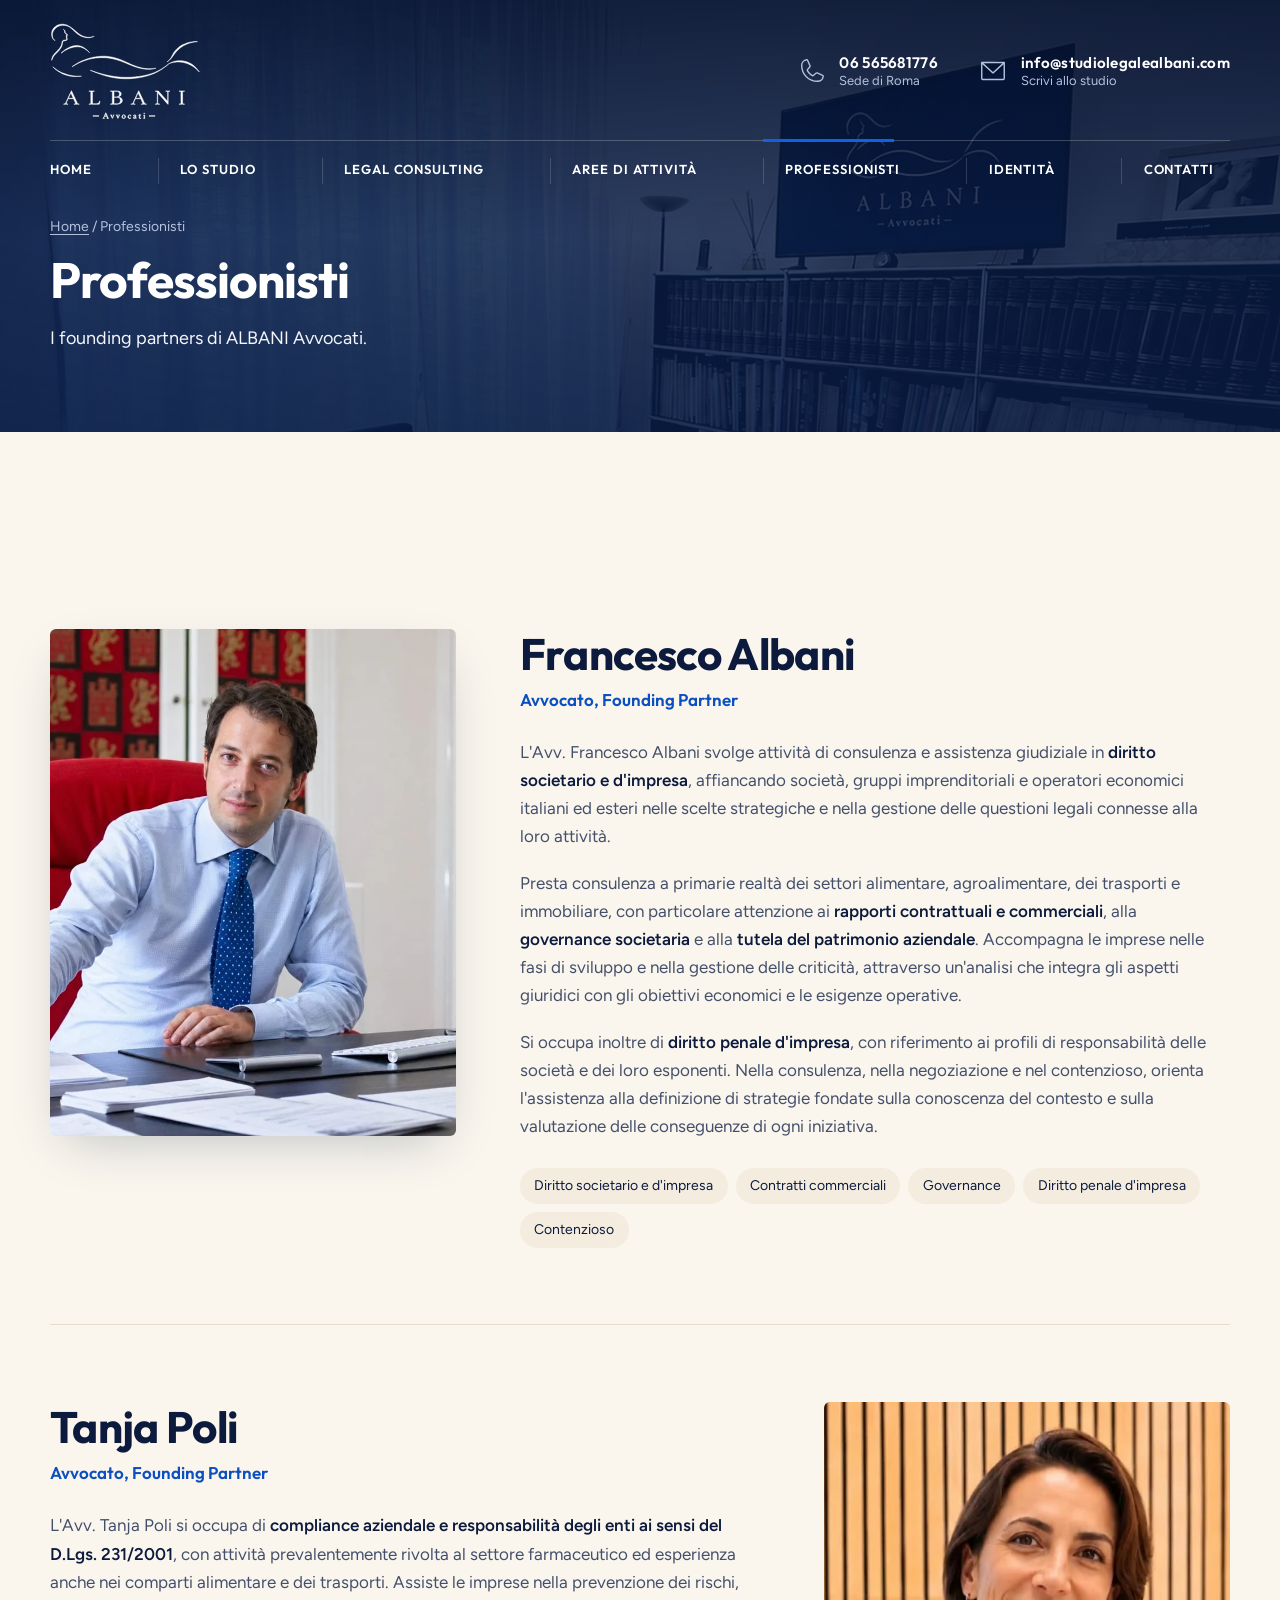
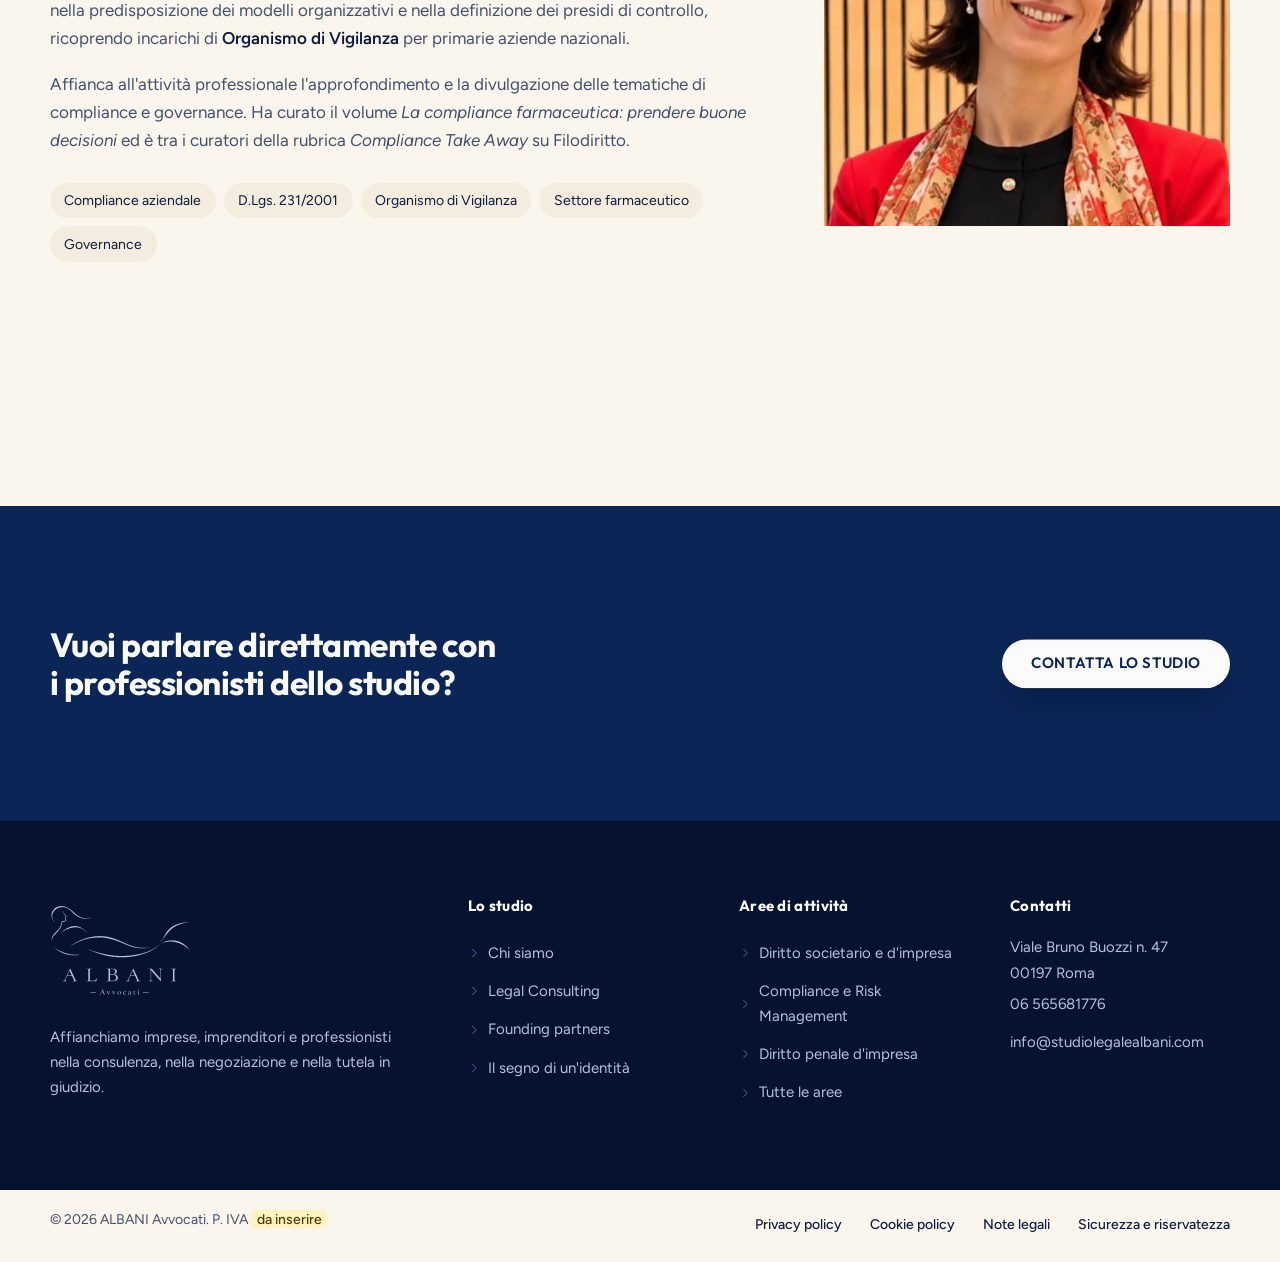
<file: professionisti.html>
<!DOCTYPE html>
<html lang="it">
<head>
<meta charset="utf-8">
<meta name="viewport" content="width=device-width, initial-scale=1">
<title>Professionisti: i founding partners | ALBANI Avvocati</title>
<meta name="description" content="Francesco Albani e Tanja Poli, founding partners di ALBANI Avvocati: diritto societario e d&#x27;impresa, penale d&#x27;impresa, compliance e D.Lgs. 231/2001.">
<link rel="canonical" href="https://www.studiolegalealbani.com/professionisti.html">
<meta name="theme-color" content="#081b42">
<meta name="format-detection" content="telephone=no">
<meta name="referrer" content="strict-origin-when-cross-origin">
<meta property="og:type" content="website">
<meta property="og:locale" content="it_IT">
<meta property="og:site_name" content="ALBANI Avvocati">
<meta property="og:title" content="Professionisti: i founding partners | ALBANI Avvocati">
<meta property="og:description" content="Francesco Albani e Tanja Poli, founding partners di ALBANI Avvocati: diritto societario e d&#x27;impresa, penale d&#x27;impresa, compliance e D.Lgs. 231/2001.">
<meta property="og:url" content="https://www.studiolegalealbani.com/professionisti.html">
<meta property="og:image" content="https://www.studiolegalealbani.com/assets/img/og-albani.jpg">
<meta name="twitter:card" content="summary_large_image">
<link rel="icon" href="favicon.svg" type="image/svg+xml">
<link rel="manifest" href="site.webmanifest">
<link rel="preload" href="assets/fonts/outfit-latin-wght-normal.woff2" as="font" type="font/woff2" crossorigin>
<link rel="preload" href="assets/fonts/figtree-latin-wght-normal.woff2" as="font" type="font/woff2" crossorigin>
<link rel="stylesheet" href="assets/css/site.css">
<script src="assets/js/boot.js"></script>
</head>
<body>
<svg class="sr" aria-hidden="true" focusable="false"><defs><symbol id="logo" viewBox="317 205 923 600"><path d="M327 271.25L327 275L326.75 275.25L327 285.25L327.75 287.75L328 291.25L328.75 293.25L329 295.25L332 302.75L335 307.75L337.5 311L340.25 313.75L347.25 318.75L348.75 319L348 318L344.5 315.75L341 312.75L337.25 308.25L335.75 305.5L334.75 302.25L334 301L331.75 291L331.25 283.5L331.5 283.25L331.75 278.25L332.75 274.25L332.75 273L334 268.75L334.75 267.5L336 263.75L339.75 256.5L345 249.25L351.25 243L358.25 237L362.5 234.25L367 232L377.25 228L379.75 227.75L381.5 227L384.25 226.75L386.75 226L395 225.5L395.25 225.25L407 225.75L409.75 226.5L413.25 226.75L415.25 227.5L417.75 227.75L419.5 228.5L421.25 228.75L430.75 232.75L434.25 234.75L446.75 244L458.25 254L469.5 264.75L487.5 279.5L500.25 287.75L507.5 291.5L509.25 292L512.5 293.75L513.75 294L514.75 294.75L515.5 294.75L520.75 296.75L521.75 296.75L523.25 297.5L526.25 298L528 298.75L530.25 299L532 299.75L533.75 299.75L538.5 300.75L542 300.75L545 301.25L555 301.25L567 299.75L568.5 299L571 298.75L572.5 298L574.5 297.75L576 297L578.25 296.5L578.75 296L580.75 295.75L581.75 295L583.25 294.75L584 294L585.5 293.75L586.25 293L587.5 292.5L587.25 292L586.5 292L585.5 292.75L583.75 293L579.75 294.75L577.75 295L576.5 295.75L574.25 296L572.25 296.75L565 298L554.75 298.5L554.5 298.75L549.75 298.5L547.25 298L543.25 298L538.75 297L536.75 297L533.5 296L531.25 295.75L529.75 295L527.75 294.75L526.5 294L522.25 292.75L515.5 290L508.75 286.75L500.5 281.75L494.75 277.75L478.75 265L474.5 261L464.25 252.75L458.75 247.75L448.5 240L437.75 233L428 227.25L421 224L420.25 224L415 222L413.25 221.75L411.75 221L410.5 221L407.5 220L404.5 219.75L401.75 219L385.5 218.75L377.25 220L364.25 224L359.5 226.25L353 230.25L346.75 235L343.75 237.75L339.75 242.25L335 248.75L332 254.5L329 261.75L328.75 264L328 265.5L327.75 269ZM399.75 250L399.25 250.5L404 255L406 258L406.5 260L407 269L408 271.75L410.25 274.75L416 279L420 283L419.75 285.25L416 288L415 289.5L415 291.25L417 293.25L417 295.5L418 297.75L417.75 299L416.25 301L416 303.5L417.75 305.5L418.5 307.5L418.75 309L418.5 311.75L416.75 313.75L414 314.75L409.75 315.25L406.25 315.25L400.5 316.25L396.5 318.25L393.75 320.75L392.25 323L391 325.75L390.75 327.5L390 329.25L389.75 332.5L389 335L388.75 338.75L388 340.75L387.75 343L386 348L383.75 352.75L380.75 358L374 368.25L366.75 375.5L362.75 380.25L357.25 385.75L356 387.5L350 393.25L344.5 399.25L336 410.5L331.75 418.75L329 426.5L329 427.75L328 430.5L328 432.5L327 437.5L327.25 439.5L327.75 439.5L328.75 438L333 426.25L337 418.75L339.75 414.5L345.25 407.25L348.75 403.25L372.25 379L383.5 363.75L386.75 358.25L389.75 351.25L390 349.5L390.5 348.75L391 346L391.75 344.25L392 341.75L392.75 340L392.75 337.5L393.75 334.25L394 331.75L394.5 331L394.75 329.25L396.75 324.5L399 322.25L401.25 321L403 320.75L404.75 320L410.75 319.5L412.75 318.75L415 318.5L419 317L421.5 315L422.75 312L422.75 308.5L420.75 302L420.75 300.25L421.5 298.75L421.25 297L421.5 293.75L419.5 290.75L419.5 290.25L423.5 286.25L423.75 282L422.25 280L414.75 275L411.5 271.75L410 268.25L409.75 264.75L407.75 257.75L405.75 255L403.5 252.75ZM334 479L334 479.5L338 483.75L347.5 492L354.5 497L363.75 504.75L374 511L374.75 511.75L375.75 512L380 514.75L381 515L389.75 520L396 522.75L397.25 523L402.75 525.75L403.5 525.75L408 527.75L408.75 527.75L417 530.75L418 530.75L420.25 531.75L421.5 531.75L423.25 532.5L425.25 532.75L427.5 533.75L429 533.75L431 534.5L433.75 534.75L436.5 535.75L438.5 535.75L441.75 536.75L445.75 537L449.5 537.75L456.25 538L460.5 538.75L489.75 538.75L490 538.5L495.75 538.5L498.75 538L506.5 537.75L509 536.75L509 536.5L482.75 536.75L476 536L471.5 536L465.75 535L460.5 534.75L458 534L454 533.75L446.75 532L444.75 532L441.5 531L438.25 530.75L437.25 530.25L435 530L432.25 529L430.25 528.75L428.5 528L426.5 527.75L425 527L422.75 526.75L422 526.25L418 525L416 524.75L414.5 524L413.5 524L396 517.75L395 517L386.5 513.75L385.5 513L382.75 512L376.25 508.75L361.5 500L353.5 494.75L343.25 486.75L334.75 479.25ZM559 391.75L551.75 384L538 372L531.5 367.5L523.25 361L510.75 355L505.5 353L503.75 352.75L502.25 352L500 351.75L498.25 351L496.25 351L492 350L485.25 349.25L476 349.25L471 350L465.75 350.25L456.75 352L448 355L447.25 355L445.25 356L443.75 356.25L431.25 362L418.75 369L406.75 377L386 394L385.25 395.5L387.25 394.75L395.75 388L403.25 383L415.5 376L424.25 371.75L427.75 370.5L428.25 370L435.25 367.5L438.25 366L439.75 365.75L441.5 364.75L442.25 364.75L444.5 363.75L445.5 363.75L450 362L452 361.75L453.5 361L455.75 360.75L457.75 360L460.5 359.75L464 358.75L467.25 358.5L468.5 358L473 357.75L480.25 356.75L492.75 357L495.75 357.75L498.25 357.75L503 358.75L504.5 358.75L512.5 361L515.25 362.5L519 363.75L528.5 368.25L535.75 372.75L546.5 381L553.25 387.25L557.25 391.75L558.25 392.5L559 392.5ZM452 478.5L452.25 479L453.25 478.75L454 478L455 477.75L474.25 466L493.25 456L494.5 455.75L500 453L503.75 451.75L505.25 450.75L511.5 448L513 447.75L522 444L523.75 443.75L525.5 442.75L526.25 442.75L532.75 440L534.75 439.75L535.5 439.25L538 438.75L545.5 436L548.25 435.5L549 435L551 434.75L553.75 433.75L555 433.75L557.75 432.75L559 432.75L560.75 432L563.25 431.75L566 430.75L567.5 430.75L569.5 430L573.5 429.5L575.5 428.75L577.25 428.75L581 427.75L583.25 427.75L586.75 426.75L589.25 426.75L592.5 426L597 425.75L600.5 425L607 424.75L611.75 424L619.75 423.75L623.5 423.25L649.25 423.25L649.5 423.5L657.5 423.75L657.75 424L663.5 424.25L665.5 424.75L670.75 425L674 425.75L676.75 425.75L681.75 426.75L684 426.75L687.5 427.75L690 427.75L692.25 428.5L699.75 429.75L702.75 430.75L704.25 430.75L707 431.75L708.5 431.75L710.5 432.5L720.5 434.75L726.5 436.75L727.5 436.75L729.5 437.75L730.5 437.75L732.75 438.75L733.75 438.75L735.25 439.5L743.5 442L744.75 442.75L748.5 443.75L753 445.75L754.5 446L761 448.75L764.5 449.75L768.75 451.75L781.75 456.75L785.75 458.75L786.5 458.75L788.25 459.75L789.5 460L797.75 463.75L804 466L809.75 468.75L810.5 468.75L812.25 469.75L815.75 470.75L817.5 471.75L821 472.75L822.75 473.75L824 474L827.75 475.75L832 477L833.25 477.75L834.75 478L836 478.75L840.75 480L841.5 480.5L843 480.75L851.5 483.75L856 484.75L857.5 485.5L860.25 486L862 486.75L863.25 486.75L865.75 487.75L868.25 488L870.25 488.75L871.75 488.75L874.75 489.75L876.5 489.75L879 490.5L882.25 490.75L886.25 491.75L888.25 491.75L893 492.75L895.25 492.75L901.25 493.75L925 494.25L925.25 494L934.75 493.75L940.5 492.75L945 492.5L948 491.75L950.25 491.75L952.25 491L955.5 490.75L957.5 490L960.5 489.75L962 489L964.25 488.75L965.25 488.25L965.25 488L961.25 488L960 488.5L954.5 489L951.5 489.75L939 491L914 491L907.25 490L902 489.75L899 489L894 488.75L891.5 488L889 488L885.5 487L883.75 487L880.5 486L879.25 486L876.5 485L874 484.75L872.25 484L871 484L868 483L866 482.75L861 481L860 481L857.5 480L855.75 479.75L854.25 479L852.25 478.75L848 477L843.75 475.75L842.5 475L838.75 474L837 473L836.25 473L830 470.75L828.75 470L827.25 469.75L826 469L824.5 468.75L823.25 468L822.5 468L818.5 466L817.25 465.75L808.75 462L803 459L799.5 457.75L794.25 455L793.5 455L788 452.25L786.25 451.75L779 448L773.25 445.75L772.25 445L771 444.75L765.25 442L764 441.75L763 441L761.5 440.75L761 440.25L759.75 440L758 439L756.75 438.75L753.25 437L746.25 434.25L741 432.75L739.75 432L738.25 431.75L737 431L735.25 430.75L734 430L732.25 429.75L728 428L726.25 427.75L724.75 427L722.75 426.75L721.25 426L719.25 425.75L718.5 425.25L715.75 424.75L714 424L707.75 422.75L706 422L704.5 422L701.5 421L699 420.75L697.25 420L695.5 420L692 419L688.5 418.75L686.25 418L682.75 417.75L680 417L675.5 416.75L672.5 416L666.25 415.75L661.5 415L647.25 414.75L647 414.5L624.75 415L615.75 416L612 416L608.25 416.75L602.5 417.25L594.75 418.75L591 419L588.5 419.75L585.5 420L578 422L575.5 422.25L574.5 422.75L571 423.25L570.25 423.75L563.5 425.25L558.5 427L557.25 427L555 428L554 428L552.5 428.75L551 429L549.75 429.75L548 430L543.5 431.75L538.5 433L534.75 434.75L533.25 435L528.75 437L528 437L526.75 437.75L522.5 439L518.25 441L517.5 441L508.75 445L507.25 446L501.75 448.25L501.25 448.75L500 449L497.25 450.75L492 453.25L475.25 463L459.5 473ZM1230.75 510.25L1229.75 508.25L1224.75 501.5L1212.75 487L1205.75 480L1196.75 472L1184 462.75L1173.75 457L1168.5 454.75L1165.5 453L1158.25 450L1156.5 449.75L1155.25 449L1153.5 448.75L1148.75 447L1147.5 447L1144.5 446L1142 445.75L1140 445L1137 444.75L1135 444L1131.25 443.75L1128.25 443L1118.75 442.5L1118.5 442.25L1103.5 442.25L1103.25 442.5L1094.75 443L1091.5 443.75L1088 444L1084.75 445L1083.25 445L1080.25 446L1079 446L1077 446.75L1075 447L1073.5 447.75L1068.5 449L1067.25 449.75L1063.5 451L1054.25 455.75L1050.75 457L1044.75 460L1030.5 471.75L1029.75 472L1021 478.75L1007.5 487.75L1003.75 489.75L1002.25 491L993 496.75L969.5 508.75L963.5 511.25L963 511.75L961.75 512L960.75 512.75L959.5 513L958.5 513.75L957.25 514L955.5 515L954.75 515L953.75 515.75L952.5 516L946.25 518.75L944.75 519L940.25 520.75L938.5 521L936.5 522L931.75 523L922.5 526L916.75 527.25L916 527.75L913.75 528L911 529L909.5 529L902.5 531L901 531L897.75 532L895.25 532.25L894.5 532.75L891.5 533L888.5 534L887 534L883.25 535L881.5 535L878 536L875.75 536L873 536.75L867 537.25L865.75 537.75L862.25 538L859.25 538.75L854.75 539L842.75 540.75L837.25 541L831.5 542L826.75 542L817.25 543L811.75 543L811.5 543.25L801.75 543.5L801.5 543.75L791.75 543.75L791.5 544L768.75 543.75L768.5 543.5L762.25 543.5L757.5 543L751.5 543L743.75 542L736.25 541.75L734.5 541.25L727.25 540.75L724.25 540L721.75 540L716.75 539L712.25 538.75L709.25 538L705 537.75L703 537L701.25 537L697.5 536L694 535.75L691.75 535L688 534.75L686 534L683 533.75L681.25 533L679.5 533L676.75 532.5L675.75 532L672.5 531.75L670.5 531L663 529.75L661.25 529L655.75 528L653 527L651.75 527L648.5 526L641.75 524.75L641 524.25L634.75 522.75L633.25 522L631.25 521.75L629.75 521L628.75 521L626 520L624.75 520L622.25 519L616.75 517.75L616 517.25L613.5 516.75L609 515L607.25 514.75L602.75 513L600.75 512.75L597 511.25L594.5 510.75L585 507.25L582.75 506.75L579.25 505.25L576.25 504.5L573 503L571.25 502.75L567.5 501L565.25 500.75L564.5 500L564 500.25L564.25 500.75L565.25 501L565.5 501.5L569.5 503L570.5 503.75L574.5 505L575.5 505.75L576.75 506L580.5 507.75L582 508L588.25 510.75L589 510.75L590.75 511.75L592.25 512L605.75 517.75L606.5 517.75L611.25 519.75L615.75 521L617 521.75L617.75 521.75L619.75 522.75L624 524L627.25 525.5L629.75 526L631.25 526.75L632.25 526.75L638 528.75L639 528.75L643.5 530.5L646 531L647.25 531.75L652.75 533.25L653.5 533.75L654.5 533.75L660.75 535.75L665.5 536.75L667.75 537.75L669 537.75L670.75 538.5L674 539L674.75 539.5L677.75 540L679.5 540.75L682 541L683.5 541.75L685.25 541.75L687.25 542.5L690 542.75L693.25 543.75L695 543.75L698.75 544.75L702 545L704 545.75L706 545.75L710 546.75L713.75 547L716.5 547.75L720.75 548L723.75 548.75L726.25 548.75L731.5 549.75L735 549.75L739 550.5L745.5 550.75L753.75 551.75L761 551.75L761.25 552L768.25 552L768.5 552.25L775.25 552.25L775.5 552.5L793 552.5L793.25 552.25L799.5 552.25L799.75 552L813.75 551.75L822.5 550.75L827.5 550.75L831.25 550L836 549.75L842 548.75L846.5 548.5L849.75 547.75L852 547.75L856.25 546.75L858.25 546.75L861 546L864.25 545.75L866.5 545L870 544.75L872 544L875.25 543.75L878.5 542.75L880.5 542.75L884.25 541.75L885.75 541.75L887.5 541L889.75 540.75L893 539.75L894.25 539.75L896.75 538.75L898.25 538.75L899.75 538L902.75 537.5L904.5 536.75L906.75 536.5L907.5 536L909.5 535.75L912.25 534.75L913.5 534.75L916.25 533.75L917.25 533.75L918 533.25L923.5 531.75L925.75 530.75L926.75 530.75L928 530L929.75 529.75L934 528L935.5 527.75L936.75 527L938.25 526.75L942.5 524.75L943.25 524.75L944.5 524L948.25 522.75L954.5 519.75L955.25 519.75L962.75 516L964 515.75L970.5 512.5L972.75 511L977.75 508.75L980.5 507L981.5 506.75L982.25 506L983.25 505.75L989 502L990 501.75L995.75 497.75L1004.5 492.5L1011.75 486.75L1016.5 483.75L1022.5 479L1027.75 475.5L1031 473L1039.5 464.75L1045.25 461.25L1049.75 459L1051 458.75L1052 458L1057.75 455.75L1058.75 455.75L1061.25 454.75L1063 454.75L1066.25 453.75L1068 453.75L1069.75 453L1072 452.75L1074 452L1077.5 451.75L1082.5 450.75L1086 450.75L1091 450L1103.75 449.75L1104 450L1111 450L1113.75 450.5L1122.75 451L1125.5 451.75L1128 451.75L1131.75 452.75L1133.5 452.75L1135.25 453.5L1137.75 453.75L1140.5 454.75L1141.75 454.75L1143.5 455.5L1146.25 456L1147 456.5L1150 457L1154.5 458.75L1156.25 459L1156.75 459.5L1160.75 460.75L1161.75 461.5L1163.5 462L1164.5 462.75L1165.75 463L1166.75 463.75L1172.25 466L1180.25 470L1188.5 474.75L1194.75 478.75L1203 484.75L1220 499L1230.5 510.5ZM1219.75 325.25L1217 324.75L1208.75 324.75L1208.5 325L1201.25 325L1194.25 326L1191 326L1187.5 326.75L1181.75 327.25L1180.75 327.75L1177.75 328L1175.5 328.75L1172.75 329L1169.5 330L1168.25 330L1166.25 330.75L1164.25 331L1148 336.25L1141.75 339L1141 339L1139.25 340L1138.5 340L1137.5 340.75L1135.5 341.25L1125.5 346.25L1115.25 352.25L1110.75 355.25L1102.25 362L1096.5 367L1088 375.75L1081 384.25L1074.25 393.75L1071 399.25L1068.75 404.25L1064 412.25L1063.5 413.75L1054 429.5L1046.5 438.5L1041.25 443L1036 447L1035.25 447.25L1034.75 448L1034 448.25L1034 448.75L1043.5 442.75L1049.25 438L1051.75 435.5L1064.75 420.25L1078.75 401L1084.75 393.5L1092.5 384.5L1098.75 378L1109.5 367.75L1124.5 356.75L1133.75 351L1145.25 345L1161 338L1162.5 337.75L1164.5 336.75L1165.5 336.75L1166.75 336L1168.5 335.75L1179 332L1181.25 331.75L1184.25 330.75L1185.5 330.75L1187 330L1189.75 329.75L1192.5 328.75L1195.5 328.5L1197.75 327.75L1201.5 327.5L1202.5 327L1207 326.75L1211.25 326L1218.5 325.75L1219.75 325.5ZM448.5 626L447.5 626.5L446 630.25L442 637.75L440.75 641L440 642L439.75 643.25L436 650.5L435.75 651.75L435 652.75L433 657.75L432 659.25L431.75 660.5L431 661.5L423 679.25L422 680.75L419.75 686.25L419 687.25L418.75 688.5L418 689.5L413 701.25L410.5 704L407.5 705.75L404.5 706.25L403.5 706.75L400.5 707L400.25 707.25L400.5 708.5L427 708.5L427.25 708.25L427.25 707.25L426.75 707L423 706.75L420.25 706L418.5 705L417 703L416.75 700.75L418 697L418.75 696L419 694.75L419.75 693.75L419.75 693L422.75 687L423.75 684.25L424.75 682.75L428 675L429 674.25L460 674.25L460.5 674.5L462 676.5L462 677.25L463 678.75L463 679.5L467 687.25L470 694.5L472.75 699.75L473.5 702.25L473 704.25L471.5 705.75L467.75 706.75L464 707L463.25 707.75L463.5 708.25L464 708.5L493.5 708.5L493.75 708.75L495 708.75L495.75 708.25L495.5 707L492 706.75L488 705.5L486.75 704.75L484.25 701.75L482 697.25L481.75 696L481 695L480.75 693.75L478 688.75L475.75 683.25L471 674L470.75 672.75L467.75 666L465 661.25L462.75 656.25L462.5 655L462 654.5L461.75 653.25L456.75 643.75L454.75 638.75L450.75 631L449 626.5ZM444.25 640L445 640.25L445.75 641.75L446 643L449 648.75L451 653.75L451.75 654.75L452 656L455.75 663.25L456 664.5L459 670.75L459 671.75L458.25 672.25L457.5 672L430.25 672L429.75 671.25L435 660L435.75 657.75L436.75 656.25L437 655L438.75 652L439 650.75L439.75 649.75L441.75 644.75ZM555 627.5L555.25 628.75L561 629L564.5 630.25L565.75 631.25L567 634.25L567 702L565.75 704.25L564 705.5L560 706.75L555.25 707L555 708.25L555.25 708.5L618.75 708.5L619.75 707L620.75 700.25L621.75 697.25L622 694.75L622.75 693L623.25 689L623 688L621.75 688.25L618.75 695L615.75 699.25L611 703L607 704.75L602.5 705.75L599.75 705.75L599.5 706L584.5 706.25L584.25 706L580 706L577.75 704L577 701.5L577 635.25L578 632.25L580 630.25L584.5 628.75L588.25 628.75L588.75 628.5L589 627.75L588.25 627L584.75 627L584.5 627.25L581.25 627.25L581 627L558.25 627.25L555.75 627ZM687 627.25L686.5 627.75L686.75 628.75L692.75 629L695.75 630L697.5 631.75L698.5 634.75L698.75 636.75L698.5 638L698.75 639.75L698.5 641.75L698.5 700.5L698 703.25L696.25 705.25L693.5 706.25L689.25 707L687 707L686.5 708L687 708.5L729.5 708.5L729.75 708.25L732.5 708.25L736.5 707.75L743.25 705.75L747.75 703.75L752.5 700.75L755.75 697.5L758.75 691.75L759 689.75L759.75 687.75L759.75 682.5L759 680.75L758.75 678.75L755.5 673.25L751.75 670L745.75 667L738 665L735.5 665L735 664.5L735.75 663.5L739 662.75L745.25 659.5L749 656.25L751.75 652L752.75 648.5L752.75 641.5L752 640.25L751.5 638.25L749.5 635.25L747.5 633.25L744.25 631L740.25 629.25L735.25 628L733.25 628L729 627.25ZM709.25 666L725 665.75L732.75 666.75L735 667.75L735.75 667.75L740.25 670L744 673.5L745.75 676L747 679L747 680L748 682.75L748 688L747 691.25L747 692.25L746 694.75L744.25 697.75L742.25 700L738.75 702.75L736.5 704L729.75 706L724.5 706L724.25 706.25L712.5 706L710.5 705.25L709.25 704L708.75 703L708.75 666.5ZM709.25 629L713 629L713.25 628.75L727.25 629L730.5 629.75L733 630.75L735.25 632L737.75 634.25L740 637.5L741 639.75L742 643.5L742 647.25L741 650.5L740.75 652.75L740 654L739.75 655.25L738.25 657.5L736 659.75L734.25 661L729 663L727.5 663L725.25 663.75L709.25 663.75L708.75 663.25L708.5 662.5L708.75 660L708.75 629.5ZM812 707.25L812 708.25L812.75 708.75L813 708.5L837 708.5L838.25 708.75L839 707.75L838.5 707L834.25 706.75L831.5 706L830.25 705.25L828.75 703.25L828.75 700.25L830.75 695L832.75 691.25L833 690L834.75 687.25L836 684L836.75 683L838.75 677.5L839.75 676L839.75 675.25L840.5 674.5L871.75 674.25L873 675.25L875 679.5L875 680.25L876 681.75L879 689L880 690.5L880 691.25L881 692.75L884.75 701.25L884.75 703.25L883.25 705.25L882.25 706L879.25 706.75L875.25 707L875 707.25L875.25 708.5L906.25 708.5L907 708.75L907.75 708.25L907.5 707L903.75 706.75L899.75 705.5L898.5 704.75L896 702L888.75 687L887.75 684.25L886.75 682.75L883.75 675.5L881 670.25L875.75 658.25L873.75 654.75L869.75 645.5L866.75 640L864.75 635.5L864.75 634.75L860.5 626.25L859.25 626.5L854 638.25L850 646.25L847 653.5L844 659L843.75 660.25L843 661.25L841.75 664.75L839 670.25L838.75 671.5L833 683L831 688.25L825 701.25L822.25 704.25L821 705L816.75 706.5ZM856 639.75L856.5 639.75L857.25 640.5L859.25 645.25L860 646.25L860 647L861 648.5L861 649.25L862.75 652.25L863 653.5L866.75 661L867 662.25L867.75 663.25L868 664.5L871 670.75L871 671.5L870.5 672L842.25 672L841.75 671.5L841.75 670.75L842.75 669.5ZM1051.75 627.5L1051.25 627L1048.75 627L1048.5 627.25L1025.75 627L1025 627.5L1025 628.25L1025.5 628.75L1031 629L1034 630.25L1036.25 632.5L1037 634L1037.5 636.25L1037.5 659.25L1037.75 659.5L1037.5 690.25L1036.75 690.5L1034.75 688.75L1019.75 671.5L1010 661L981 627.75L980.25 627.25L961.25 627.25L961 627.5L961.25 628.75L965.5 629L969.5 630.25L972 632.5L973.75 635L973.75 698L972.75 702L970.25 705L968.5 706L965.25 706.75L961.25 707L961 707.25L961.25 708.5L986.75 708.5L987.5 708.75L988.5 708.25L988.5 707.25L988 707L983.5 706.75L980.75 706L979 705L977 702.5L976.25 698L976.5 641.25L976.25 640.5L976.5 639.75L977.5 639.25L1008.75 675L1011.75 678L1015 682.25L1038 708L1039 709L1039.75 709.25L1040.5 708.5L1040.5 685L1040.25 684.75L1040.5 635.75L1040.75 634.25L1041.75 632L1044 630L1047.75 628.75L1051.25 628.75L1051.75 628.25ZM1107.5 627L1107 627.5L1107.25 628.75L1112.5 629L1116 630.25L1117.75 632L1119 636.25L1119 639L1118.75 639.25L1119 699.25L1118.5 702.5L1117.75 704L1116.5 705.25L1115.25 706L1112.25 706.75L1107.25 707L1107 708.25L1107.5 708.75L1108.5 708.5L1140.5 708.5L1140.75 708.25L1140.5 707L1135 706.75L1131.75 705.5L1130 704L1128.75 700.75L1128.75 640.5L1129 640.25L1128.75 635.75L1129 633.75L1129.75 632.25L1131.5 630.5L1132.75 629.75L1137 628.75L1140.5 628.75L1141 628.25L1141 627.5L1140.5 627L1135 627L1134.75 627.25L1121.5 627.25L1121.25 627L1108.75 627.25ZM579.5 779.25L579.5 781L580.5 781.75L581.25 781.5L583.5 781.75L593.25 781.75L593.5 781.5L615.75 781.75L616.5 781.5L617 780.5L617 779.5L616.25 778.75L580.25 778.75ZM659.5 761L658.5 761L658 761.5L658 762.25L654.75 768.75L651.75 776.5L651 777.5L649.75 781L648 784.25L645 791.5L642.75 793.75L640.75 794.5L640.25 795L640.5 795.5L648.75 795.5L649 795.75L651 795.5L650.5 794.5L648.25 794L647 792.75L646.75 791.5L648 788L649.75 784.5L650 783.25L651.5 781.75L652.5 782L663.5 782L667.75 791.5L667.75 793.25L667 794L664.75 794.75L665 795.5L671.25 795.5L671.5 795.25L676.25 795.5L676.5 794.75L674.5 793.75L673 791.75L670.75 786.5L670 785.5L667.75 779.75L667 778.75L666.75 777.5L666 776.5L665.75 775.25L665 774.25L664.75 773L661 765L660.75 763.75L660 762.75ZM657.25 768L658 768.75L660 774.25L662.75 779.75L662.25 780.75L652.25 780.75L651.75 780.25L651.75 779.25L652.75 777.75L653 776.5L655.75 770.75L656.5 768.5ZM687.5 774L687.25 774.75L688.5 775.25L689.75 777L695 788.75L696 790.25L696 791L696.75 792L697 793.25L698 795.25L698.75 795.5L699.75 794.5L702 788.75L703 787.25L707 777L708.25 775.5L709.75 774.75L710 774.25L709.75 774L704.25 774L704 773.75L702.5 774L702.5 774.75L703.75 775L704.75 775.75L705.25 777.5L703 784L701.75 786.25L701 788.5L700.25 789L698 785.25L697.75 784L696 781L694.25 776.5L694.25 775.75L695 775L696.75 774.75L697 774.25L695.75 773.75L695.5 774ZM744.25 774L743.25 773.75L736.75 774L736.75 774.75L738.25 775L739 775.5L739.5 776.25L739.5 777.75L737.75 782.75L737 783.75L736.75 785.25L734.75 788.75L733.75 788.25L732.75 785.5L731 782.5L730.75 781.25L728.75 777.25L728.75 775.5L729.75 774.75L731 774.75L731.25 774.25L731 774L721.5 774L721.5 774.75L723 775.25L724 776.25L725 778.5L725 779.25L728.75 786.75L729 788L729.75 789L730 790.25L732.25 795.25L733.75 795L736 789.25L738.75 783.75L739 782.5L740.75 778.75L741 777.25L743 775L744.5 774.5ZM765.25 773.75L762.5 775L759 778.25L757 782.75L757 787L758 789.25L758 790L759 791.75L762.5 794.75L765.25 795.75L767.75 796L771 795.75L774.5 794.25L777.5 791.5L778.75 789.25L779.5 786.75L779.5 782.5L778.75 780.75L778.75 779.75L777.75 778L774.75 775.25L772.25 774L769.75 773.5ZM766.25 774.75L768.75 774.75L771.25 776L772.5 777.25L773.75 779.25L774.75 782.5L775 788L773.75 791.75L771.75 793.75L770.25 794.5L767.75 794.5L766 793.75L763.5 791L762 787L761.75 785.5L762 779L762.75 777.25L765.25 775ZM803.25 773.75L800 775L796 778.25L794 781.75L793.75 787.5L794 789L795 791.25L797.25 793.75L798.75 794.75L801.5 795.75L806.5 795.75L811.25 793.75L812.75 792.25L812.5 791.75L811.75 791.75L809.25 793L805.25 793.25L803.75 793L801.25 791.5L800 790.25L798.75 787.75L798.25 785.25L798.25 782L798.75 779.75L799.75 777.5L802.75 775L804.75 774.75L806.5 775L807.25 776.25L807.5 778.25L809.25 779.75L811.5 779.75L812.5 779L812.75 776.25L811.25 774.75L809.5 774ZM829.5 776L828 777.5L827.5 778.5L827.5 780L828.75 781L830.25 781L831.75 779.75L832 776.75L834.5 774.75L837.25 775L838.5 776.25L839 777.5L839 782.75L838.25 783.75L834.25 785L830 787.25L827.75 789.25L827 791L827 792L828 794.25L830.5 795.75L833 795.75L838.75 793L839.5 793.5L840.25 795.25L842.25 795.5L842.75 795L846 793.75L846.25 793L844.25 792.75L843 791.5L843 778L842.5 776.25L840.25 774.25L838 773.75L834 774ZM838.5 784.75L839 785.25L839 791L838.75 791.5L836.25 793L834.75 793.25L833.5 793L831.75 791L832 788.25L834.5 786.25L837 785ZM866.25 769.5L863 773.25L862.25 773.75L860.5 774L860 774.5L860 775.5L860.5 775.75L862.25 775.5L863 776.5L863 793L863.75 794.25L865.25 795.5L868 796L870 795.75L874.25 793.75L875 792.5L874.75 792L874 792L872.5 793L869.75 793.25L868.25 792.75L867 791.25L866.75 790.5L866.75 776.5L867.5 775.75L873.25 775.75L874.5 774.75L874.25 774L867.25 774.25L866.75 773.75L866.75 769.75ZM895.75 774.25L892.25 775.75L889.25 776.25L889.5 777L890.5 777L891.5 777.5L892.75 779.5L892.5 792.5L891.75 793.75L889.5 794.75L889.75 795.5L891.25 795.25L898.75 795.5L899 795.25L898.75 794.5L897.25 794L896.5 793.25L896.5 788.5L896.25 788.25L896.5 775.25L896.25 774.5ZM893.25 761.75L892.25 762.25L891.5 763.25L891 765.25L892.25 767L893.25 767.5L894.25 767.5L895.75 766.75L896.5 765.75L896.75 764L895.5 762.25L894.5 761.75ZM922.75 779.5L922.75 780.75L923.5 781.75L924.25 781.5L927 781.5L927.25 781.75L934.5 781.75L934.75 781.5L956.25 781.75L956.5 781.5L960 781.5L960.75 780.5L960.75 779.5L959.75 778.75L923.5 778.75Z"/></symbol><symbol id="siren" viewBox="317 205 923 360"><path d="M327 271.25L327 275L326.75 275.25L327 285.25L327.75 287.75L328 291.25L328.75 293.25L329 295.25L332 302.75L335 307.75L337.5 311L340.25 313.75L347.25 318.75L348.75 319L348 318L344.5 315.75L341 312.75L337.25 308.25L335.75 305.5L334.75 302.25L334 301L331.75 291L331.25 283.5L331.5 283.25L331.75 278.25L332.75 274.25L332.75 273L334 268.75L334.75 267.5L336 263.75L339.75 256.5L345 249.25L351.25 243L358.25 237L362.5 234.25L367 232L377.25 228L379.75 227.75L381.5 227L384.25 226.75L386.75 226L395 225.5L395.25 225.25L407 225.75L409.75 226.5L413.25 226.75L415.25 227.5L417.75 227.75L419.5 228.5L421.25 228.75L430.75 232.75L434.25 234.75L446.75 244L458.25 254L469.5 264.75L487.5 279.5L500.25 287.75L507.5 291.5L509.25 292L512.5 293.75L513.75 294L514.75 294.75L515.5 294.75L520.75 296.75L521.75 296.75L523.25 297.5L526.25 298L528 298.75L530.25 299L532 299.75L533.75 299.75L538.5 300.75L542 300.75L545 301.25L555 301.25L567 299.75L568.5 299L571 298.75L572.5 298L574.5 297.75L576 297L578.25 296.5L578.75 296L580.75 295.75L581.75 295L583.25 294.75L584 294L585.5 293.75L586.25 293L587.5 292.5L587.25 292L586.5 292L585.5 292.75L583.75 293L579.75 294.75L577.75 295L576.5 295.75L574.25 296L572.25 296.75L565 298L554.75 298.5L554.5 298.75L549.75 298.5L547.25 298L543.25 298L538.75 297L536.75 297L533.5 296L531.25 295.75L529.75 295L527.75 294.75L526.5 294L522.25 292.75L515.5 290L508.75 286.75L500.5 281.75L494.75 277.75L478.75 265L474.5 261L464.25 252.75L458.75 247.75L448.5 240L437.75 233L428 227.25L421 224L420.25 224L415 222L413.25 221.75L411.75 221L410.5 221L407.5 220L404.5 219.75L401.75 219L385.5 218.75L377.25 220L364.25 224L359.5 226.25L353 230.25L346.75 235L343.75 237.75L339.75 242.25L335 248.75L332 254.5L329 261.75L328.75 264L328 265.5L327.75 269ZM399.75 250L399.25 250.5L404 255L406 258L406.5 260L407 269L408 271.75L410.25 274.75L416 279L420 283L419.75 285.25L416 288L415 289.5L415 291.25L417 293.25L417 295.5L418 297.75L417.75 299L416.25 301L416 303.5L417.75 305.5L418.5 307.5L418.75 309L418.5 311.75L416.75 313.75L414 314.75L409.75 315.25L406.25 315.25L400.5 316.25L396.5 318.25L393.75 320.75L392.25 323L391 325.75L390.75 327.5L390 329.25L389.75 332.5L389 335L388.75 338.75L388 340.75L387.75 343L386 348L383.75 352.75L380.75 358L374 368.25L366.75 375.5L362.75 380.25L357.25 385.75L356 387.5L350 393.25L344.5 399.25L336 410.5L331.75 418.75L329 426.5L329 427.75L328 430.5L328 432.5L327 437.5L327.25 439.5L327.75 439.5L328.75 438L333 426.25L337 418.75L339.75 414.5L345.25 407.25L348.75 403.25L372.25 379L383.5 363.75L386.75 358.25L389.75 351.25L390 349.5L390.5 348.75L391 346L391.75 344.25L392 341.75L392.75 340L392.75 337.5L393.75 334.25L394 331.75L394.5 331L394.75 329.25L396.75 324.5L399 322.25L401.25 321L403 320.75L404.75 320L410.75 319.5L412.75 318.75L415 318.5L419 317L421.5 315L422.75 312L422.75 308.5L420.75 302L420.75 300.25L421.5 298.75L421.25 297L421.5 293.75L419.5 290.75L419.5 290.25L423.5 286.25L423.75 282L422.25 280L414.75 275L411.5 271.75L410 268.25L409.75 264.75L407.75 257.75L405.75 255L403.5 252.75ZM334 479L334 479.5L338 483.75L347.5 492L354.5 497L363.75 504.75L374 511L374.75 511.75L375.75 512L380 514.75L381 515L389.75 520L396 522.75L397.25 523L402.75 525.75L403.5 525.75L408 527.75L408.75 527.75L417 530.75L418 530.75L420.25 531.75L421.5 531.75L423.25 532.5L425.25 532.75L427.5 533.75L429 533.75L431 534.5L433.75 534.75L436.5 535.75L438.5 535.75L441.75 536.75L445.75 537L449.5 537.75L456.25 538L460.5 538.75L489.75 538.75L490 538.5L495.75 538.5L498.75 538L506.5 537.75L509 536.75L509 536.5L482.75 536.75L476 536L471.5 536L465.75 535L460.5 534.75L458 534L454 533.75L446.75 532L444.75 532L441.5 531L438.25 530.75L437.25 530.25L435 530L432.25 529L430.25 528.75L428.5 528L426.5 527.75L425 527L422.75 526.75L422 526.25L418 525L416 524.75L414.5 524L413.5 524L396 517.75L395 517L386.5 513.75L385.5 513L382.75 512L376.25 508.75L361.5 500L353.5 494.75L343.25 486.75L334.75 479.25ZM559 391.75L551.75 384L538 372L531.5 367.5L523.25 361L510.75 355L505.5 353L503.75 352.75L502.25 352L500 351.75L498.25 351L496.25 351L492 350L485.25 349.25L476 349.25L471 350L465.75 350.25L456.75 352L448 355L447.25 355L445.25 356L443.75 356.25L431.25 362L418.75 369L406.75 377L386 394L385.25 395.5L387.25 394.75L395.75 388L403.25 383L415.5 376L424.25 371.75L427.75 370.5L428.25 370L435.25 367.5L438.25 366L439.75 365.75L441.5 364.75L442.25 364.75L444.5 363.75L445.5 363.75L450 362L452 361.75L453.5 361L455.75 360.75L457.75 360L460.5 359.75L464 358.75L467.25 358.5L468.5 358L473 357.75L480.25 356.75L492.75 357L495.75 357.75L498.25 357.75L503 358.75L504.5 358.75L512.5 361L515.25 362.5L519 363.75L528.5 368.25L535.75 372.75L546.5 381L553.25 387.25L557.25 391.75L558.25 392.5L559 392.5ZM452 478.5L452.25 479L453.25 478.75L454 478L455 477.75L474.25 466L493.25 456L494.5 455.75L500 453L503.75 451.75L505.25 450.75L511.5 448L513 447.75L522 444L523.75 443.75L525.5 442.75L526.25 442.75L532.75 440L534.75 439.75L535.5 439.25L538 438.75L545.5 436L548.25 435.5L549 435L551 434.75L553.75 433.75L555 433.75L557.75 432.75L559 432.75L560.75 432L563.25 431.75L566 430.75L567.5 430.75L569.5 430L573.5 429.5L575.5 428.75L577.25 428.75L581 427.75L583.25 427.75L586.75 426.75L589.25 426.75L592.5 426L597 425.75L600.5 425L607 424.75L611.75 424L619.75 423.75L623.5 423.25L649.25 423.25L649.5 423.5L657.5 423.75L657.75 424L663.5 424.25L665.5 424.75L670.75 425L674 425.75L676.75 425.75L681.75 426.75L684 426.75L687.5 427.75L690 427.75L692.25 428.5L699.75 429.75L702.75 430.75L704.25 430.75L707 431.75L708.5 431.75L710.5 432.5L720.5 434.75L726.5 436.75L727.5 436.75L729.5 437.75L730.5 437.75L732.75 438.75L733.75 438.75L735.25 439.5L743.5 442L744.75 442.75L748.5 443.75L753 445.75L754.5 446L761 448.75L764.5 449.75L768.75 451.75L781.75 456.75L785.75 458.75L786.5 458.75L788.25 459.75L789.5 460L797.75 463.75L804 466L809.75 468.75L810.5 468.75L812.25 469.75L815.75 470.75L817.5 471.75L821 472.75L822.75 473.75L824 474L827.75 475.75L832 477L833.25 477.75L834.75 478L836 478.75L840.75 480L841.5 480.5L843 480.75L851.5 483.75L856 484.75L857.5 485.5L860.25 486L862 486.75L863.25 486.75L865.75 487.75L868.25 488L870.25 488.75L871.75 488.75L874.75 489.75L876.5 489.75L879 490.5L882.25 490.75L886.25 491.75L888.25 491.75L893 492.75L895.25 492.75L901.25 493.75L925 494.25L925.25 494L934.75 493.75L940.5 492.75L945 492.5L948 491.75L950.25 491.75L952.25 491L955.5 490.75L957.5 490L960.5 489.75L962 489L964.25 488.75L965.25 488.25L965.25 488L961.25 488L960 488.5L954.5 489L951.5 489.75L939 491L914 491L907.25 490L902 489.75L899 489L894 488.75L891.5 488L889 488L885.5 487L883.75 487L880.5 486L879.25 486L876.5 485L874 484.75L872.25 484L871 484L868 483L866 482.75L861 481L860 481L857.5 480L855.75 479.75L854.25 479L852.25 478.75L848 477L843.75 475.75L842.5 475L838.75 474L837 473L836.25 473L830 470.75L828.75 470L827.25 469.75L826 469L824.5 468.75L823.25 468L822.5 468L818.5 466L817.25 465.75L808.75 462L803 459L799.5 457.75L794.25 455L793.5 455L788 452.25L786.25 451.75L779 448L773.25 445.75L772.25 445L771 444.75L765.25 442L764 441.75L763 441L761.5 440.75L761 440.25L759.75 440L758 439L756.75 438.75L753.25 437L746.25 434.25L741 432.75L739.75 432L738.25 431.75L737 431L735.25 430.75L734 430L732.25 429.75L728 428L726.25 427.75L724.75 427L722.75 426.75L721.25 426L719.25 425.75L718.5 425.25L715.75 424.75L714 424L707.75 422.75L706 422L704.5 422L701.5 421L699 420.75L697.25 420L695.5 420L692 419L688.5 418.75L686.25 418L682.75 417.75L680 417L675.5 416.75L672.5 416L666.25 415.75L661.5 415L647.25 414.75L647 414.5L624.75 415L615.75 416L612 416L608.25 416.75L602.5 417.25L594.75 418.75L591 419L588.5 419.75L585.5 420L578 422L575.5 422.25L574.5 422.75L571 423.25L570.25 423.75L563.5 425.25L558.5 427L557.25 427L555 428L554 428L552.5 428.75L551 429L549.75 429.75L548 430L543.5 431.75L538.5 433L534.75 434.75L533.25 435L528.75 437L528 437L526.75 437.75L522.5 439L518.25 441L517.5 441L508.75 445L507.25 446L501.75 448.25L501.25 448.75L500 449L497.25 450.75L492 453.25L475.25 463L459.5 473ZM1230.75 510.25L1229.75 508.25L1224.75 501.5L1212.75 487L1205.75 480L1196.75 472L1184 462.75L1173.75 457L1168.5 454.75L1165.5 453L1158.25 450L1156.5 449.75L1155.25 449L1153.5 448.75L1148.75 447L1147.5 447L1144.5 446L1142 445.75L1140 445L1137 444.75L1135 444L1131.25 443.75L1128.25 443L1118.75 442.5L1118.5 442.25L1103.5 442.25L1103.25 442.5L1094.75 443L1091.5 443.75L1088 444L1084.75 445L1083.25 445L1080.25 446L1079 446L1077 446.75L1075 447L1073.5 447.75L1068.5 449L1067.25 449.75L1063.5 451L1054.25 455.75L1050.75 457L1044.75 460L1030.5 471.75L1029.75 472L1021 478.75L1007.5 487.75L1003.75 489.75L1002.25 491L993 496.75L969.5 508.75L963.5 511.25L963 511.75L961.75 512L960.75 512.75L959.5 513L958.5 513.75L957.25 514L955.5 515L954.75 515L953.75 515.75L952.5 516L946.25 518.75L944.75 519L940.25 520.75L938.5 521L936.5 522L931.75 523L922.5 526L916.75 527.25L916 527.75L913.75 528L911 529L909.5 529L902.5 531L901 531L897.75 532L895.25 532.25L894.5 532.75L891.5 533L888.5 534L887 534L883.25 535L881.5 535L878 536L875.75 536L873 536.75L867 537.25L865.75 537.75L862.25 538L859.25 538.75L854.75 539L842.75 540.75L837.25 541L831.5 542L826.75 542L817.25 543L811.75 543L811.5 543.25L801.75 543.5L801.5 543.75L791.75 543.75L791.5 544L768.75 543.75L768.5 543.5L762.25 543.5L757.5 543L751.5 543L743.75 542L736.25 541.75L734.5 541.25L727.25 540.75L724.25 540L721.75 540L716.75 539L712.25 538.75L709.25 538L705 537.75L703 537L701.25 537L697.5 536L694 535.75L691.75 535L688 534.75L686 534L683 533.75L681.25 533L679.5 533L676.75 532.5L675.75 532L672.5 531.75L670.5 531L663 529.75L661.25 529L655.75 528L653 527L651.75 527L648.5 526L641.75 524.75L641 524.25L634.75 522.75L633.25 522L631.25 521.75L629.75 521L628.75 521L626 520L624.75 520L622.25 519L616.75 517.75L616 517.25L613.5 516.75L609 515L607.25 514.75L602.75 513L600.75 512.75L597 511.25L594.5 510.75L585 507.25L582.75 506.75L579.25 505.25L576.25 504.5L573 503L571.25 502.75L567.5 501L565.25 500.75L564.5 500L564 500.25L564.25 500.75L565.25 501L565.5 501.5L569.5 503L570.5 503.75L574.5 505L575.5 505.75L576.75 506L580.5 507.75L582 508L588.25 510.75L589 510.75L590.75 511.75L592.25 512L605.75 517.75L606.5 517.75L611.25 519.75L615.75 521L617 521.75L617.75 521.75L619.75 522.75L624 524L627.25 525.5L629.75 526L631.25 526.75L632.25 526.75L638 528.75L639 528.75L643.5 530.5L646 531L647.25 531.75L652.75 533.25L653.5 533.75L654.5 533.75L660.75 535.75L665.5 536.75L667.75 537.75L669 537.75L670.75 538.5L674 539L674.75 539.5L677.75 540L679.5 540.75L682 541L683.5 541.75L685.25 541.75L687.25 542.5L690 542.75L693.25 543.75L695 543.75L698.75 544.75L702 545L704 545.75L706 545.75L710 546.75L713.75 547L716.5 547.75L720.75 548L723.75 548.75L726.25 548.75L731.5 549.75L735 549.75L739 550.5L745.5 550.75L753.75 551.75L761 551.75L761.25 552L768.25 552L768.5 552.25L775.25 552.25L775.5 552.5L793 552.5L793.25 552.25L799.5 552.25L799.75 552L813.75 551.75L822.5 550.75L827.5 550.75L831.25 550L836 549.75L842 548.75L846.5 548.5L849.75 547.75L852 547.75L856.25 546.75L858.25 546.75L861 546L864.25 545.75L866.5 545L870 544.75L872 544L875.25 543.75L878.5 542.75L880.5 542.75L884.25 541.75L885.75 541.75L887.5 541L889.75 540.75L893 539.75L894.25 539.75L896.75 538.75L898.25 538.75L899.75 538L902.75 537.5L904.5 536.75L906.75 536.5L907.5 536L909.5 535.75L912.25 534.75L913.5 534.75L916.25 533.75L917.25 533.75L918 533.25L923.5 531.75L925.75 530.75L926.75 530.75L928 530L929.75 529.75L934 528L935.5 527.75L936.75 527L938.25 526.75L942.5 524.75L943.25 524.75L944.5 524L948.25 522.75L954.5 519.75L955.25 519.75L962.75 516L964 515.75L970.5 512.5L972.75 511L977.75 508.75L980.5 507L981.5 506.75L982.25 506L983.25 505.75L989 502L990 501.75L995.75 497.75L1004.5 492.5L1011.75 486.75L1016.5 483.75L1022.5 479L1027.75 475.5L1031 473L1039.5 464.75L1045.25 461.25L1049.75 459L1051 458.75L1052 458L1057.75 455.75L1058.75 455.75L1061.25 454.75L1063 454.75L1066.25 453.75L1068 453.75L1069.75 453L1072 452.75L1074 452L1077.5 451.75L1082.5 450.75L1086 450.75L1091 450L1103.75 449.75L1104 450L1111 450L1113.75 450.5L1122.75 451L1125.5 451.75L1128 451.75L1131.75 452.75L1133.5 452.75L1135.25 453.5L1137.75 453.75L1140.5 454.75L1141.75 454.75L1143.5 455.5L1146.25 456L1147 456.5L1150 457L1154.5 458.75L1156.25 459L1156.75 459.5L1160.75 460.75L1161.75 461.5L1163.5 462L1164.5 462.75L1165.75 463L1166.75 463.75L1172.25 466L1180.25 470L1188.5 474.75L1194.75 478.75L1203 484.75L1220 499L1230.5 510.5ZM1219.75 325.25L1217 324.75L1208.75 324.75L1208.5 325L1201.25 325L1194.25 326L1191 326L1187.5 326.75L1181.75 327.25L1180.75 327.75L1177.75 328L1175.5 328.75L1172.75 329L1169.5 330L1168.25 330L1166.25 330.75L1164.25 331L1148 336.25L1141.75 339L1141 339L1139.25 340L1138.5 340L1137.5 340.75L1135.5 341.25L1125.5 346.25L1115.25 352.25L1110.75 355.25L1102.25 362L1096.5 367L1088 375.75L1081 384.25L1074.25 393.75L1071 399.25L1068.75 404.25L1064 412.25L1063.5 413.75L1054 429.5L1046.5 438.5L1041.25 443L1036 447L1035.25 447.25L1034.75 448L1034 448.25L1034 448.75L1043.5 442.75L1049.25 438L1051.75 435.5L1064.75 420.25L1078.75 401L1084.75 393.5L1092.5 384.5L1098.75 378L1109.5 367.75L1124.5 356.75L1133.75 351L1145.25 345L1161 338L1162.5 337.75L1164.5 336.75L1165.5 336.75L1166.75 336L1168.5 335.75L1179 332L1181.25 331.75L1184.25 330.75L1185.5 330.75L1187 330L1189.75 329.75L1192.5 328.75L1195.5 328.5L1197.75 327.75L1201.5 327.5L1202.5 327L1207 326.75L1211.25 326L1218.5 325.75L1219.75 325.5Z"/></symbol><symbol id="i-buildings" viewBox="0 0 256 256"><path d="M240,210H222V96a14,14,0,0,0-14-14H142V32a14,14,0,0,0-21.77-11.64l-80,53.33A14,14,0,0,0,34,85.34V210H16a6,6,0,0,0,0,12H240a6,6,0,0,0,0-12ZM208,94a2,2,0,0,1,2,2V210H142V94ZM46,85.34a2,2,0,0,1,.89-1.66l80-53.34A2,2,0,0,1,130,32V210H46ZM110,112v16a6,6,0,0,1-12,0V112a6,6,0,0,1,12,0Zm-32,0v16a6,6,0,0,1-12,0V112a6,6,0,0,1,12,0Zm0,56v16a6,6,0,0,1-12,0V168a6,6,0,0,1,12,0Zm32,0v16a6,6,0,0,1-12,0V168a6,6,0,0,1,12,0Z"/></symbol><symbol id="i-arrows-merge" viewBox="0 0 256 256"><path d="M190,40v64a6,6,0,0,1-1.76,4.24L134,162.49v55l21.76-21.75a6,6,0,0,1,8.48,8.48l-32,32a6,6,0,0,1-8.48,0l-32-32a6,6,0,0,1,8.48-8.48L122,217.51v-55L67.76,108.24A6,6,0,0,1,66,104V40a6,6,0,0,1,12,0v61.51l50,50,50-50V40a6,6,0,0,1,12,0Z"/></symbol><symbol id="i-handshake" viewBox="0 0 256 256"><path d="M252.51,108.8,227,57.75a14,14,0,0,0-18.78-6.27L182.66,64.26,129.53,50.2a6.1,6.1,0,0,0-3.06,0L73.34,64.26,47.79,51.48A14,14,0,0,0,29,57.75L3.49,108.8a14,14,0,0,0,6.26,18.78L36.9,141.16l55.61,39.72a6,6,0,0,0,2,.94l64,16A6.08,6.08,0,0,0,160,198a6,6,0,0,0,4.24-1.76l55.31-55.31,26.7-13.35a14,14,0,0,0,6.26-18.78Zm-53,35.16-35.8-28.68a6,6,0,0,0-8,.45c-18.65,18.79-39.5,16.42-52.79,7.92a2,2,0,0,1-.94-1.5,1.9,1.9,0,0,1,.51-1.55L146.43,78h33.86l28.41,56.82ZM14.11,115.69a2,2,0,0,1,.11-1.52L39.74,63.11a2,2,0,0,1,1.8-1.1,2,2,0,0,1,.89.21l22.21,11.1L37.32,128l-22.21-11.1A2,2,0,0,1,14.11,115.69Zm144.05,69.67-59.6-14.9L47.66,134.1,76.84,75.75,128,62.21l14.8,3.92a5.92,5.92,0,0,0-3,1.57L94.1,112.05a14,14,0,0,0,2.39,21.72c20.22,12.92,44.75,10.49,63.8-5.89L191,152.5Zm83.73-69.67a2,2,0,0,1-1,1.16L218.68,128,191.36,73.32l22.21-11.1a2,2,0,0,1,1.53-.11,2,2,0,0,1,1.16,1l25.52,51.06A2,2,0,0,1,241.89,115.69Zm-112,101.76a6,6,0,0,1-7.27,4.37L80.89,211.39a5.88,5.88,0,0,1-2-.94L52.52,191.64a6,6,0,1,1,7-9.77L84.91,200l40.61,10.15A6,6,0,0,1,129.88,217.45Z"/></symbol><symbol id="i-shield-check" viewBox="0 0 256 256"><path d="M208,42H48A14,14,0,0,0,34,56v56c0,51.94,25.12,83.4,46.2,100.64,22.73,18.6,45.27,24.89,46.22,25.15a6,6,0,0,0,3.16,0c.95-.26,23.49-6.55,46.22-25.15C196.88,195.4,222,163.94,222,112V56A14,14,0,0,0,208,42Zm2,70c0,37.76-13.94,68.39-41.44,91.06A131.17,131.17,0,0,1,128,225.72a130.94,130.94,0,0,1-40.56-22.66C59.94,180.39,46,149.76,46,112V56a2,2,0,0,1,2-2H208a2,2,0,0,1,2,2ZM172.24,99.76a6,6,0,0,1,0,8.48l-56,56a6,6,0,0,1-8.48,0l-24-24a6,6,0,0,1,8.48-8.48L112,151.51l51.76-51.75A6,6,0,0,1,172.24,99.76Z"/></symbol><symbol id="i-tree-structure" viewBox="0 0 256 256"><path d="M160,110h48a14,14,0,0,0,14-14V48a14,14,0,0,0-14-14H160a14,14,0,0,0-14,14V66H128a22,22,0,0,0-22,22v34H70V112A14,14,0,0,0,56,98H24a14,14,0,0,0-14,14v32a14,14,0,0,0,14,14H56a14,14,0,0,0,14-14V134h36v34a22,22,0,0,0,22,22h18v18a14,14,0,0,0,14,14h48a14,14,0,0,0,14-14V160a14,14,0,0,0-14-14H160a14,14,0,0,0-14,14v18H128a10,10,0,0,1-10-10V88a10,10,0,0,1,10-10h18V96A14,14,0,0,0,160,110ZM58,144a2,2,0,0,1-2,2H24a2,2,0,0,1-2-2V112a2,2,0,0,1,2-2H56a2,2,0,0,1,2,2Zm100,16a2,2,0,0,1,2-2h48a2,2,0,0,1,2,2v48a2,2,0,0,1-2,2H160a2,2,0,0,1-2-2Zm0-112a2,2,0,0,1,2-2h48a2,2,0,0,1,2,2V96a2,2,0,0,1-2,2H160a2,2,0,0,1-2-2Z"/></symbol><symbol id="i-gavel" viewBox="0 0 256 256"><path d="M241.91,118.1l-16-16a14,14,0,0,0-19.55-.23L154.13,49.64a14,14,0,0,0-.23-19.55l-16-16a14,14,0,0,0-19.8,0l-64,64a14,14,0,0,0,0,19.8l16,16a14,14,0,0,0,19.55.23L99.52,124,32.73,190.79a23,23,0,0,0,32.48,32.49L132,156.49l9.87,9.87a14,14,0,0,0,.23,19.55l16,16a14,14,0,0,0,19.8,0l64-64A14,14,0,0,0,241.91,118.1Zm-91.56,39.76-52.21-52.2,47.52-47.52,52.2,52.2ZM78.59,105.41l-16-16a2,2,0,0,1,0-2.83l64-64a2,2,0,0,1,2.83,0l16,16a2,2,0,0,1,0,2.83l-64,64A2,2,0,0,1,78.59,105.41ZM56.73,214.8a11,11,0,0,1-15.52-15.52L108,132.49,123.52,148Zm176.69-85.38-64,64a2,2,0,0,1-2.83,0l-16-16a2,2,0,0,1,0-2.83l64-64a2,2,0,0,1,2.83,0l16,16A2,2,0,0,1,233.42,129.42Z"/></symbol><symbol id="i-lock-key" viewBox="0 0 256 256"><path d="M208,82H174V56a46,46,0,0,0-92,0V82H48A14,14,0,0,0,34,96V208a14,14,0,0,0,14,14H208a14,14,0,0,0,14-14V96A14,14,0,0,0,208,82ZM94,56a34,34,0,0,1,68,0V82H94ZM210,208a2,2,0,0,1-2,2H48a2,2,0,0,1-2-2V96a2,2,0,0,1,2-2H208a2,2,0,0,1,2,2Zm-82-94a26,26,0,0,0-6,51.29V184a6,6,0,0,0,12,0V165.29A26,26,0,0,0,128,114Zm0,40a14,14,0,1,1,14-14A14,14,0,0,1,128,154Z"/></symbol><symbol id="i-lightbulb" viewBox="0 0 256 256"><path d="M174,232a6,6,0,0,1-6,6H88a6,6,0,0,1,0-12h80A6,6,0,0,1,174,232Zm40-128a85.56,85.56,0,0,1-32.88,67.64A18.23,18.23,0,0,0,174,186v6a14,14,0,0,1-14,14H96a14,14,0,0,1-14-14v-6a18,18,0,0,0-7-14.23h0a85.59,85.59,0,0,1-33-67.24C41.74,57.91,79.39,19.12,125.93,18A86,86,0,0,1,214,104Zm-12,0a74,74,0,0,0-75.79-74C86.17,31,53.78,64.34,54,104.42a73.67,73.67,0,0,0,28.4,57.87A29.92,29.92,0,0,1,94,186v6a2,2,0,0,0,2,2h64a2,2,0,0,0,2-2v-6a30.18,30.18,0,0,1,11.7-23.78A73.59,73.59,0,0,0,202,104Zm-20.08-9A55.58,55.58,0,0,0,137,50.08a6,6,0,1,0-2,11.84C152.38,64.84,167.13,79.6,170.08,97a6,6,0,0,0,5.91,5,6.87,6.87,0,0,0,1-.08A6,6,0,0,0,181.92,95Z"/></symbol><symbol id="i-bank" viewBox="0 0 256 256"><path d="M24,102H50v68H32a6,6,0,0,0,0,12H224a6,6,0,0,0,0-12H206V102h26a6,6,0,0,0,3.14-11.11l-104-64a6,6,0,0,0-6.28,0l-104,64A6,6,0,0,0,24,102Zm38,0H98v68H62Zm84,0v68H110V102Zm48,68H158V102h36ZM128,39l82.8,51H45.2ZM246,208a6,6,0,0,1-6,6H16a6,6,0,0,1,0-12H240A6,6,0,0,1,246,208Z"/></symbol><symbol id="i-users-three" viewBox="0 0 256 256"><path d="M243.6,148.8a6,6,0,0,1-8.4-1.2A53.58,53.58,0,0,0,192,126a6,6,0,0,1,0-12,26,26,0,1,0-25.18-32.5,6,6,0,0,1-11.62-3,38,38,0,1,1,59.91,39.63A65.69,65.69,0,0,1,244.8,140.4,6,6,0,0,1,243.6,148.8ZM189.19,213a6,6,0,0,1-2.19,8.2,5.9,5.9,0,0,1-3,.81,6,6,0,0,1-5.2-3,59,59,0,0,0-101.62,0,6,6,0,1,1-10.38-6A70.1,70.1,0,0,1,103,182.55a46,46,0,1,1,50.1,0A70.1,70.1,0,0,1,189.19,213ZM128,178a34,34,0,1,0-34-34A34,34,0,0,0,128,178ZM70,120a6,6,0,0,0-6-6A26,26,0,1,1,89.18,81.49a6,6,0,1,0,11.62-3,38,38,0,1,0-59.91,39.63A65.69,65.69,0,0,0,11.2,140.4a6,6,0,1,0,9.6,7.2A53.58,53.58,0,0,1,64,126,6,6,0,0,0,70,120Z"/></symbol><symbol id="i-house-line" viewBox="0 0 256 256"><path d="M240,210H222V131.17l5.76,5.76a6,6,0,0,0,8.48-8.49L137.9,30.09a14,14,0,0,0-19.8,0L19.76,128.44a6,6,0,0,0,8.48,8.49L34,131.17V210H16a6,6,0,0,0,0,12H240a6,6,0,0,0,0-12ZM46,119.17l80.58-80.59a2,2,0,0,1,2.84,0L210,119.17V210H158V152a6,6,0,0,0-6-6H104a6,6,0,0,0-6,6v58H46ZM146,210H110V158h36Z"/></symbol><symbol id="i-key" viewBox="0 0 256 256"><path d="M215.15,40.85A78,78,0,0,0,86.2,121.31l-56.1,56.1a13.94,13.94,0,0,0-4.1,9.9V216a14,14,0,0,0,14,14H72a6,6,0,0,0,6-6V206H96a6,6,0,0,0,6-6V182h18a6,6,0,0,0,4.24-1.76l10.45-10.44A77.59,77.59,0,0,0,160,174h.1A78,78,0,0,0,215.15,40.85ZM226,98.16c-1.12,35.16-30.67,63.8-65.88,63.84a65.93,65.93,0,0,1-24.51-4.67,6,6,0,0,0-6.64,1.26L117.51,170H96a6,6,0,0,0-6,6v18H72a6,6,0,0,0-6,6v18H40a2,2,0,0,1-2-2V187.31a2,2,0,0,1,.58-1.41l58.83-58.83a6,6,0,0,0,1.26-6.64A65.61,65.61,0,0,1,94,95.92C94,60.71,122.68,31.16,157.83,30A66,66,0,0,1,226,98.16ZM190,76a10,10,0,1,1-10-10A10,10,0,0,1,190,76Z"/></symbol><symbol id="i-scales" viewBox="0 0 256 256"><path d="M237.57,133.77l-32-80h0a6,6,0,0,0-6.86-3.63L134,64.52V40a6,6,0,0,0-12,0V67.19l-67.3,15a6,6,0,0,0-4.27,3.63h0v0l-32,80A6.1,6.1,0,0,0,18,168c0,21.86,23.31,30,38,30s38-8.14,38-30a6.1,6.1,0,0,0-.43-2.23L64.19,92.33,122,79.48V210H104a6,6,0,0,0,0,12h48a6,6,0,0,0,0-12H134V76.81l56.21-12.49-27.78,69.45A6.1,6.1,0,0,0,162,136c0,21.86,23.31,30,38,30s38-8.14,38-30A6.1,6.1,0,0,0,237.57,133.77ZM56,186a36.89,36.89,0,0,1-17.48-4.56c-5.37-3.13-8.15-7.18-8.49-12.37l26-64.91,26,64.91C81.06,182.85,62.58,186,56,186Zm144-32a36.89,36.89,0,0,1-17.48-4.56c-5.37-3.13-8.15-7.18-8.49-12.37l26-64.91,26,64.91C225.06,150.85,206.58,154,200,154Z"/></symbol><symbol id="i-chats-circle" viewBox="0 0 256 256"><path d="M229.93,186.58A78,78,0,0,0,168.16,74.42,78,78,0,1,0,26.07,138.58L18.58,164A14,14,0,0,0,36,181.42l25.46-7.49a78,78,0,0,0,26.39,7.63,78,78,0,0,0,106.77,40.37L220,229.42A14,14,0,0,0,237.42,212ZM62,161.5a6.05,6.05,0,0,0-1.69.24l-27.77,8.17a2,2,0,0,1-2.48-2.48l8.17-27.77a6.05,6.05,0,0,0-.47-4.53,66,66,0,1,1,27.08,27.08A6,6,0,0,0,62,161.5Zm155.71,26.16,8.17,27.77a2,2,0,0,1-2.48,2.48l-27.77-8.17a6.06,6.06,0,0,0-4.53.47,66,66,0,0,1-90-28.4,77.92,77.92,0,0,0,71-94.68,66,66,0,0,1,46.07,96A6.05,6.05,0,0,0,217.74,187.66Z"/></symbol><symbol id="i-phone" viewBox="0 0 256 256"><path d="M221.59,160.3l-47.24-21.17a14,14,0,0,0-13.28,1.22,4.81,4.81,0,0,0-.56.42l-24.69,21a1.88,1.88,0,0,1-1.68.06c-15.87-7.66-32.31-24-40-39.65a1.91,1.91,0,0,1,0-1.68l21.07-25a6.13,6.13,0,0,0,.42-.58,14,14,0,0,0,1.12-13.27L95.73,34.49a14,14,0,0,0-14.56-8.38A54.24,54.24,0,0,0,34,80c0,78.3,63.7,142,142,142a54.25,54.25,0,0,0,53.89-47.17A14,14,0,0,0,221.59,160.3ZM176,210C104.32,210,46,151.68,46,80A42.23,42.23,0,0,1,82.67,38h.23a2,2,0,0,1,1.84,1.31l21.1,47.11a2,2,0,0,1,0,1.67L84.73,113.15a4.73,4.73,0,0,0-.43.57,14,14,0,0,0-.91,13.73c8.87,18.16,27.17,36.32,45.53,45.19a14,14,0,0,0,13.77-1c.19-.13.38-.27.56-.42l24.68-21a1.92,1.92,0,0,1,1.6-.1l47.25,21.17a2,2,0,0,1,1.21,2A42.24,42.24,0,0,1,176,210Z"/></symbol><symbol id="i-envelope-simple" viewBox="0 0 256 256"><path d="M224,50H32a6,6,0,0,0-6,6V192a14,14,0,0,0,14,14H216a14,14,0,0,0,14-14V56A6,6,0,0,0,224,50ZM208.58,62,128,135.86,47.42,62ZM216,194H40a2,2,0,0,1-2-2V69.64l86,78.78a6,6,0,0,0,8.1,0L218,69.64V192A2,2,0,0,1,216,194Z"/></symbol><symbol id="i-map-pin" viewBox="0 0 256 256"><path d="M128,66a38,38,0,1,0,38,38A38,38,0,0,0,128,66Zm0,64a26,26,0,1,1,26-26A26,26,0,0,1,128,130Zm0-112a86.1,86.1,0,0,0-86,86c0,30.91,14.34,63.74,41.47,94.94a252.32,252.32,0,0,0,41.09,38,6,6,0,0,0,6.88,0,252.32,252.32,0,0,0,41.09-38c27.13-31.2,41.47-64,41.47-94.94A86.1,86.1,0,0,0,128,18Zm0,206.51C113,212.93,54,163.62,54,104a74,74,0,0,1,148,0C202,163.62,143,212.93,128,224.51Z"/></symbol><symbol id="i-arrow-right" viewBox="0 0 256 256"><path d="M220.24,132.24l-72,72a6,6,0,0,1-8.48-8.48L201.51,134H40a6,6,0,0,1,0-12H201.51L139.76,60.24a6,6,0,0,1,8.48-8.48l72,72A6,6,0,0,1,220.24,132.24Z"/></symbol><symbol id="i-plus" viewBox="0 0 256 256"><path d="M222,128a6,6,0,0,1-6,6H134v82a6,6,0,0,1-12,0V134H40a6,6,0,0,1,0-12h82V40a6,6,0,0,1,12,0v82h82A6,6,0,0,1,222,128Z"/></symbol><symbol id="i-list" viewBox="0 0 256 256"><path d="M222,128a6,6,0,0,1-6,6H40a6,6,0,0,1,0-12H216A6,6,0,0,1,222,128ZM40,70H216a6,6,0,0,0,0-12H40a6,6,0,0,0,0,12ZM216,186H40a6,6,0,0,0,0,12H216a6,6,0,0,0,0-12Z"/></symbol><symbol id="i-x" viewBox="0 0 256 256"><path d="M204.24,195.76a6,6,0,1,1-8.48,8.48L128,136.49,60.24,204.24a6,6,0,0,1-8.48-8.48L119.51,128,51.76,60.24a6,6,0,0,1,8.48-8.48L128,119.51l67.76-67.75a6,6,0,0,1,8.48,8.48L136.49,128Z"/></symbol><symbol id="i-caret-right" viewBox="0 0 256 256"><path d="M180.24,132.24l-80,80a6,6,0,0,1-8.48-8.48L167.51,128,91.76,52.24a6,6,0,0,1,8.48-8.48l80,80A6,6,0,0,1,180.24,132.24Z"/></symbol><symbol id="i-check" viewBox="0 0 256 256"><path d="M228.24,76.24l-128,128a6,6,0,0,1-8.48,0l-56-56a6,6,0,0,1,8.48-8.48L96,191.51,219.76,67.76a6,6,0,0,1,8.48,8.48Z"/></symbol><symbol id="i-compass" viewBox="0 0 256 256"><path d="M128,26A102,102,0,1,0,230,128,102.12,102.12,0,0,0,128,26Zm0,192a90,90,0,1,1,90-90A90.1,90.1,0,0,1,128,218ZM173.32,74.63l-64,32a6,6,0,0,0-2.69,2.69l-32,64A6,6,0,0,0,80,182a6.06,6.06,0,0,0,2.68-.63l64-32a6,6,0,0,0,2.69-2.69l32-64a6,6,0,0,0-8.05-8.05Zm-33.79,64.9L93.42,162.58l23-46.11,46.11-23Z"/></symbol></defs></svg>
<a class="skip" href="#contenuto">Vai al contenuto</a>
<header class="site-head">
  <div class="wrap head-top">
    <a class="brand" href="index.html" aria-label="ALBANI Avvocati, pagina iniziale"><svg class="" viewBox="0 0 923 600" aria-hidden="true" focusable="false"><use href="#logo" width="923" height="600"/></svg></a>
    <div class="head-contacts">
      <a class="hc" href="tel:+3906565681776"><svg class="ico" aria-hidden="true" focusable="false"><use href="#i-phone"/></svg><span><b>06 565681776</b><small>Sede di Roma</small></span></a>
      <a class="hc" href="mailto:info@studiolegalealbani.com"><svg class="ico" aria-hidden="true" focusable="false"><use href="#i-envelope-simple"/></svg><span><b>info@studiolegalealbani.com</b><small>Scrivi allo studio</small></span></a>
    </div>
    <button class="burger" type="button" aria-expanded="false" aria-controls="menu" aria-label="Apri il menu"><svg class="ico m" aria-hidden="true" focusable="false"><use href="#i-list"/></svg><svg class="ico x" aria-hidden="true" focusable="false"><use href="#i-x"/></svg></button>
  </div>
  <nav class="wrap head-nav" id="menu" aria-label="Menu principale"><ul><li><a href="index.html"><span class="l">Home</span></a></li><li><a href="studio.html"><span class="l">Lo Studio</span></a></li><li><a href="legal-consulting.html"><span class="l">Legal Consulting</span></a></li><li><a href="aree-di-attivita.html"><span class="l">Aree di attività</span></a></li><li><a href="professionisti.html" aria-current="page"><span class="l">Professionisti</span></a></li><li><a href="identita.html"><span class="l">Identità</span></a></li><li><a href="contatti.html"><span class="l">Contatti</span></a></li></ul></nav>
</header>
<div class="head-sentinel" aria-hidden="true"></div>
<main id="contenuto">
<section class="hero hero-inner"><div class="hero-bg"><picture><source srcset="assets/img/hero-sala.webp" type="image/webp"><img src="assets/img/hero-sala.jpg" alt="" width="1920" height="955" fetchpriority="high"></picture></div><div class="wrap"><p class="crumb" data-in><a href="index.html">Home</a> / Professionisti</p><h1 data-in data-i="1">Professionisti</h1><p class="hero-sub" data-in data-i="2">I founding partners di ALBANI Avvocati.</p></div></section>
<section class="sec"><div class="wrap">
  <article class="partner" id="francesco-albani">
    <div class="portrait" data-reveal="clip"><picture><source srcset="assets/img/ritratto-francesco-albani.webp" type="image/webp"><img src="assets/img/ritratto-francesco-albani.jpg" alt="Ritratto dell&#x27;Avv. Francesco Albani" width="720" height="900" loading="lazy" decoding="async"></picture></div>
    <div data-reveal="up">
      <h2>Francesco Albani</h2><p class="role">Avvocato, Founding Partner</p>
      <p>L'Avv. Francesco Albani svolge attività di consulenza e assistenza giudiziale in <strong>diritto societario e d'impresa</strong>, affiancando società, gruppi imprenditoriali e operatori economici italiani ed esteri nelle scelte strategiche e nella gestione delle questioni legali connesse alla loro attività.</p>
      <p>Presta consulenza a primarie realtà dei settori alimentare, agroalimentare, dei trasporti e immobiliare, con particolare attenzione ai <strong>rapporti contrattuali e commerciali</strong>, alla <strong>governance societaria</strong> e alla <strong>tutela del patrimonio aziendale</strong>. Accompagna le imprese nelle fasi di sviluppo e nella gestione delle criticità, attraverso un'analisi che integra gli aspetti giuridici con gli obiettivi economici e le esigenze operative.</p>
      <p>Si occupa inoltre di <strong>diritto penale d'impresa</strong>, con riferimento ai profili di responsabilità delle società e dei loro esponenti. Nella consulenza, nella negoziazione e nel contenzioso, orienta l'assistenza alla definizione di strategie fondate sulla conoscenza del contesto e sulla valutazione delle conseguenze di ogni iniziativa.</p>
      <ul class="tags"><li>Diritto societario e d'impresa</li><li>Contratti commerciali</li><li>Governance</li><li>Diritto penale d'impresa</li><li>Contenzioso</li></ul>
    </div>
  </article>
  <article class="partner rev" id="tanja-poli">
    <div class="portrait" data-reveal="clip"><picture><source srcset="assets/img/ritratto-tanja-poli.webp" type="image/webp"><img src="assets/img/ritratto-tanja-poli.jpg" alt="Ritratto dell&#x27;Avv. Tanja Poli" width="494" height="618" loading="lazy" decoding="async"></picture></div>
    <div data-reveal="up">
      <h2>Tanja Poli</h2><p class="role">Avvocato, Founding Partner</p>
      <p>L'Avv. Tanja Poli si occupa di <strong>compliance aziendale e responsabilità degli enti ai sensi del D.Lgs. 231/2001</strong>, con attività prevalentemente rivolta al settore farmaceutico ed esperienza anche nei comparti alimentare e dei trasporti. Assiste le imprese nella prevenzione dei rischi, nella predisposizione dei modelli organizzativi e nella definizione dei presidi di controllo, ricoprendo incarichi di <strong>Organismo di Vigilanza</strong> per primarie aziende nazionali.</p>
      <p>Affianca all'attività professionale l'approfondimento e la divulgazione delle tematiche di compliance e governance. Ha curato il volume <cite>La compliance farmaceutica: prendere buone decisioni</cite> ed è tra i curatori della rubrica <cite>Compliance Take Away</cite> su Filodiritto.</p>
      <ul class="tags"><li>Compliance aziendale</li><li>D.Lgs. 231/2001</li><li>Organismo di Vigilanza</li><li>Settore farmaceutico</li><li>Governance</li></ul>
    </div>
  </article>
</div></section>
<section class="sec on-navy"><div class="wrap cta-band" data-reveal="up"><h2>Vuoi parlare direttamente con i professionisti dello studio?</h2><a class="btn btn-light" href="contatti.html">Contatta lo studio</a></div></section>
</main>
<footer class="site-foot">
  <div class="wrap foot-main">
    <div>
      <a class="brand" href="index.html" aria-label="ALBANI Avvocati, pagina iniziale"><svg class="" viewBox="0 0 923 600" aria-hidden="true" focusable="false"><use href="#logo" width="923" height="600"/></svg></a>
      <p>Affianchiamo imprese, imprenditori e professionisti nella consulenza, nella negoziazione e nella tutela in giudizio.</p>
    </div>
    <div><h2>Lo studio</h2><ul><li><a href="studio.html"><svg class="ico" aria-hidden="true" focusable="false"><use href="#i-caret-right"/></svg>Chi siamo</a></li><li><a href="legal-consulting.html"><svg class="ico" aria-hidden="true" focusable="false"><use href="#i-caret-right"/></svg>Legal Consulting</a></li><li><a href="professionisti.html"><svg class="ico" aria-hidden="true" focusable="false"><use href="#i-caret-right"/></svg>Founding partners</a></li><li><a href="identita.html"><svg class="ico" aria-hidden="true" focusable="false"><use href="#i-caret-right"/></svg>Il segno di un'identità</a></li></ul></div>
    <div><h2>Aree di attività</h2><ul><li><a href="aree-di-attivita.html#societario"><svg class="ico" aria-hidden="true" focusable="false"><use href="#i-caret-right"/></svg>Diritto societario e d'impresa</a></li><li><a href="aree-di-attivita.html#compliance"><svg class="ico" aria-hidden="true" focusable="false"><use href="#i-caret-right"/></svg>Compliance e Risk Management</a></li><li><a href="aree-di-attivita.html#penale-impresa"><svg class="ico" aria-hidden="true" focusable="false"><use href="#i-caret-right"/></svg>Diritto penale d'impresa</a></li><li><a href="aree-di-attivita.html"><svg class="ico" aria-hidden="true" focusable="false"><use href="#i-caret-right"/></svg>Tutte le aree</a></li></ul></div>
    <div><h2>Contatti</h2>
      <address>Viale Bruno Buozzi n. 47<br>00197 Roma</address>
      <ul><li><a href="tel:+3906565681776">06 565681776</a></li><li><a href="mailto:info@studiolegalealbani.com">info@studiolegalealbani.com</a></li></ul>
    </div>
  </div>
  <div class="foot-bar"><div class="wrap">
    <span>© <span data-year>2026</span> ALBANI Avvocati. P. IVA <span class="todo">da inserire</span></span>
    <ul><li><a href="privacy-policy.html">Privacy policy</a></li><li><a href="cookie-policy.html">Cookie policy</a></li><li><a href="note-legali.html">Note legali</a></li><li><a href="sicurezza.html">Sicurezza e riservatezza</a></li></ul>
  </div></div>
</footer>
<script src="assets/js/gsap.min.js" defer></script>
<script src="assets/js/ScrollTrigger.min.js" defer></script>
<script src="assets/js/main.js" defer></script>
</body>
</html>
</file>
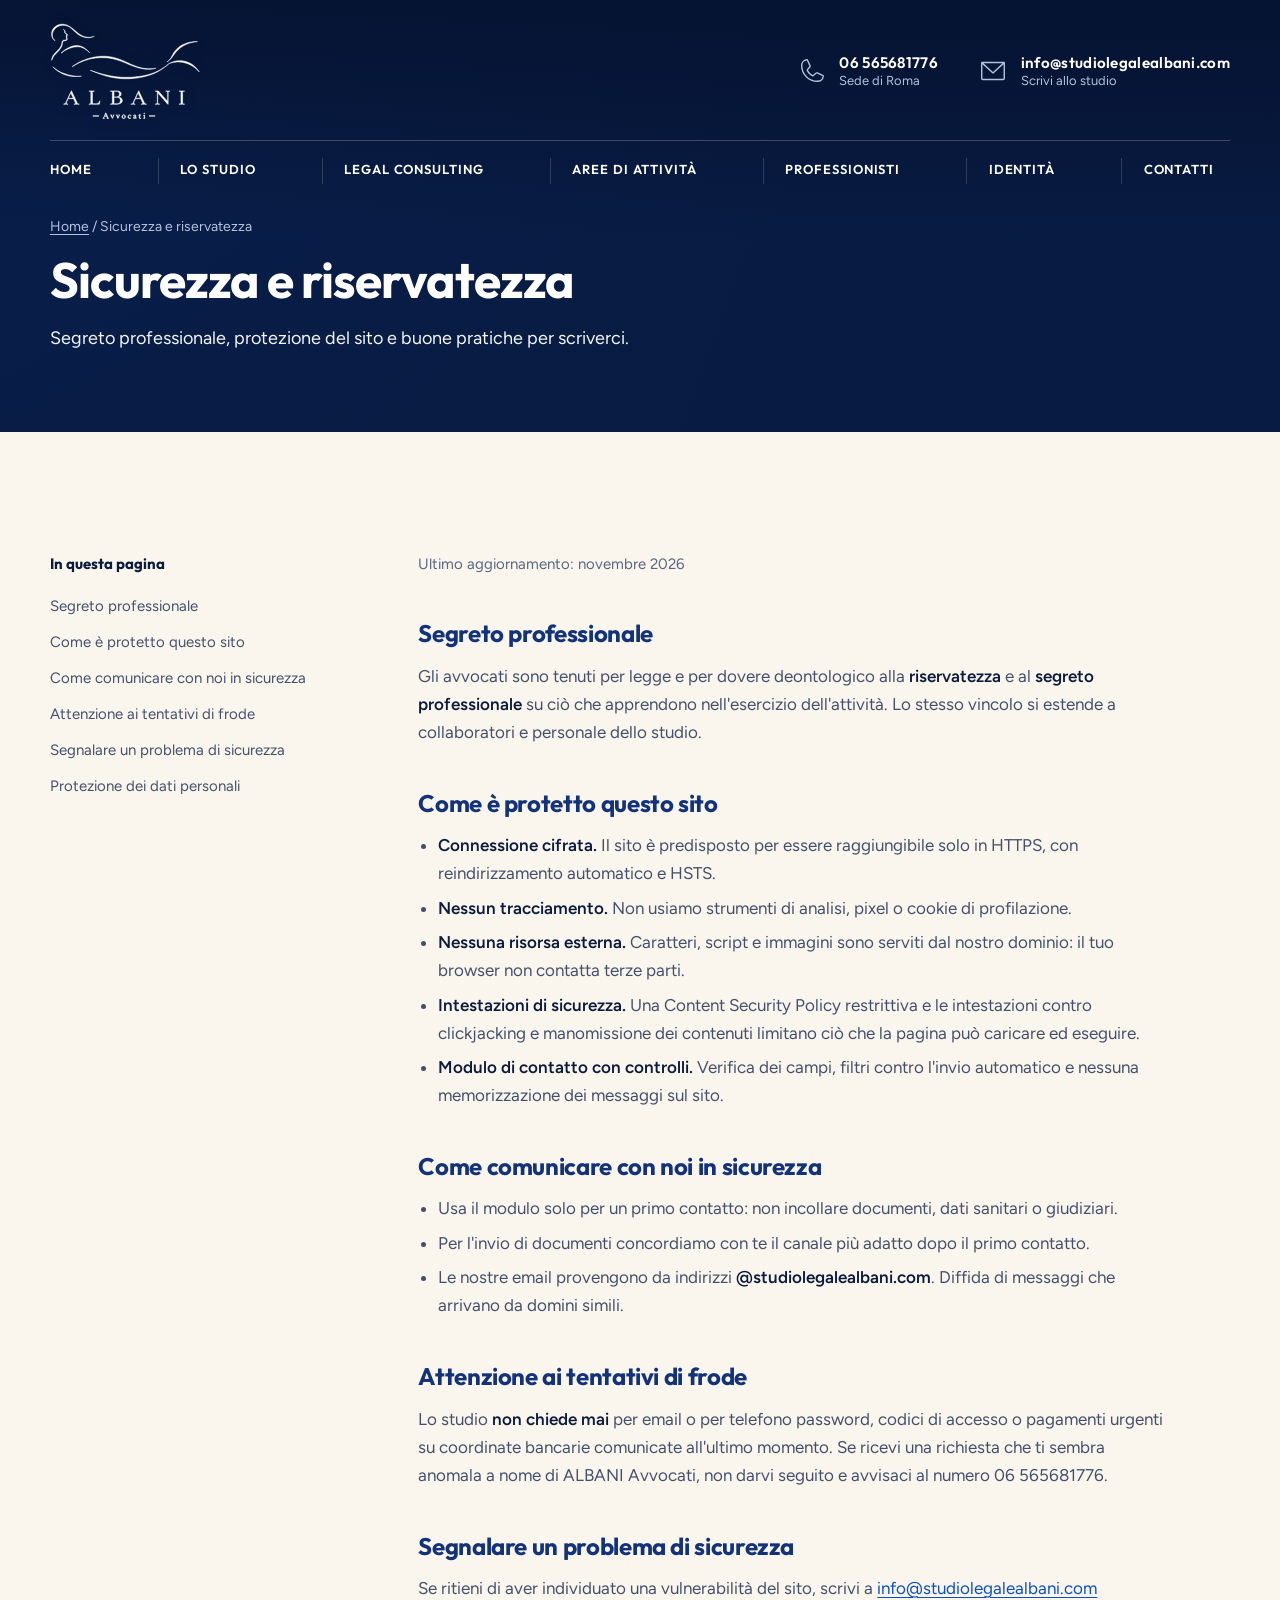
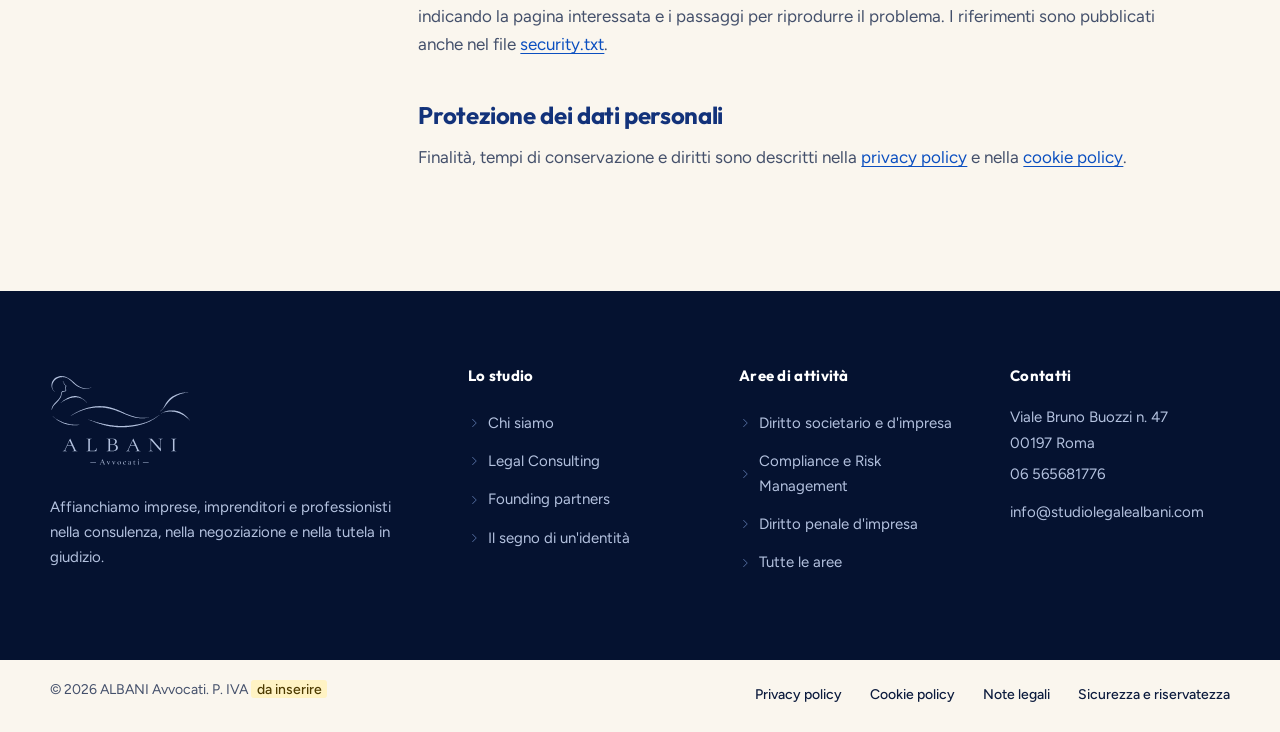
<file: sicurezza.html>
<!DOCTYPE html>
<html lang="it">
<head>
<meta charset="utf-8">
<meta name="viewport" content="width=device-width, initial-scale=1">
<title>Sicurezza e riservatezza | ALBANI Avvocati</title>
<meta name="description" content="Come ALBANI Avvocati protegge le informazioni: segreto professionale, misure di sicurezza del sito e consigli per comunicare in modo sicuro.">
<link rel="canonical" href="https://www.studiolegalealbani.com/sicurezza.html">
<meta name="theme-color" content="#081b42">
<meta name="format-detection" content="telephone=no">
<meta name="referrer" content="strict-origin-when-cross-origin">
<meta property="og:type" content="website">
<meta property="og:locale" content="it_IT">
<meta property="og:site_name" content="ALBANI Avvocati">
<meta property="og:title" content="Sicurezza e riservatezza | ALBANI Avvocati">
<meta property="og:description" content="Come ALBANI Avvocati protegge le informazioni: segreto professionale, misure di sicurezza del sito e consigli per comunicare in modo sicuro.">
<meta property="og:url" content="https://www.studiolegalealbani.com/sicurezza.html">
<meta property="og:image" content="https://www.studiolegalealbani.com/assets/img/og-albani.jpg">
<meta name="twitter:card" content="summary_large_image">
<link rel="icon" href="favicon.svg" type="image/svg+xml">
<link rel="manifest" href="site.webmanifest">
<link rel="preload" href="assets/fonts/outfit-latin-wght-normal.woff2" as="font" type="font/woff2" crossorigin>
<link rel="preload" href="assets/fonts/figtree-latin-wght-normal.woff2" as="font" type="font/woff2" crossorigin>
<link rel="stylesheet" href="assets/css/site.css">
<script src="assets/js/boot.js"></script>
</head>
<body>
<svg class="sr" aria-hidden="true" focusable="false"><defs><symbol id="logo" viewBox="317 205 923 600"><path d="M327 271.25L327 275L326.75 275.25L327 285.25L327.75 287.75L328 291.25L328.75 293.25L329 295.25L332 302.75L335 307.75L337.5 311L340.25 313.75L347.25 318.75L348.75 319L348 318L344.5 315.75L341 312.75L337.25 308.25L335.75 305.5L334.75 302.25L334 301L331.75 291L331.25 283.5L331.5 283.25L331.75 278.25L332.75 274.25L332.75 273L334 268.75L334.75 267.5L336 263.75L339.75 256.5L345 249.25L351.25 243L358.25 237L362.5 234.25L367 232L377.25 228L379.75 227.75L381.5 227L384.25 226.75L386.75 226L395 225.5L395.25 225.25L407 225.75L409.75 226.5L413.25 226.75L415.25 227.5L417.75 227.75L419.5 228.5L421.25 228.75L430.75 232.75L434.25 234.75L446.75 244L458.25 254L469.5 264.75L487.5 279.5L500.25 287.75L507.5 291.5L509.25 292L512.5 293.75L513.75 294L514.75 294.75L515.5 294.75L520.75 296.75L521.75 296.75L523.25 297.5L526.25 298L528 298.75L530.25 299L532 299.75L533.75 299.75L538.5 300.75L542 300.75L545 301.25L555 301.25L567 299.75L568.5 299L571 298.75L572.5 298L574.5 297.75L576 297L578.25 296.5L578.75 296L580.75 295.75L581.75 295L583.25 294.75L584 294L585.5 293.75L586.25 293L587.5 292.5L587.25 292L586.5 292L585.5 292.75L583.75 293L579.75 294.75L577.75 295L576.5 295.75L574.25 296L572.25 296.75L565 298L554.75 298.5L554.5 298.75L549.75 298.5L547.25 298L543.25 298L538.75 297L536.75 297L533.5 296L531.25 295.75L529.75 295L527.75 294.75L526.5 294L522.25 292.75L515.5 290L508.75 286.75L500.5 281.75L494.75 277.75L478.75 265L474.5 261L464.25 252.75L458.75 247.75L448.5 240L437.75 233L428 227.25L421 224L420.25 224L415 222L413.25 221.75L411.75 221L410.5 221L407.5 220L404.5 219.75L401.75 219L385.5 218.75L377.25 220L364.25 224L359.5 226.25L353 230.25L346.75 235L343.75 237.75L339.75 242.25L335 248.75L332 254.5L329 261.75L328.75 264L328 265.5L327.75 269ZM399.75 250L399.25 250.5L404 255L406 258L406.5 260L407 269L408 271.75L410.25 274.75L416 279L420 283L419.75 285.25L416 288L415 289.5L415 291.25L417 293.25L417 295.5L418 297.75L417.75 299L416.25 301L416 303.5L417.75 305.5L418.5 307.5L418.75 309L418.5 311.75L416.75 313.75L414 314.75L409.75 315.25L406.25 315.25L400.5 316.25L396.5 318.25L393.75 320.75L392.25 323L391 325.75L390.75 327.5L390 329.25L389.75 332.5L389 335L388.75 338.75L388 340.75L387.75 343L386 348L383.75 352.75L380.75 358L374 368.25L366.75 375.5L362.75 380.25L357.25 385.75L356 387.5L350 393.25L344.5 399.25L336 410.5L331.75 418.75L329 426.5L329 427.75L328 430.5L328 432.5L327 437.5L327.25 439.5L327.75 439.5L328.75 438L333 426.25L337 418.75L339.75 414.5L345.25 407.25L348.75 403.25L372.25 379L383.5 363.75L386.75 358.25L389.75 351.25L390 349.5L390.5 348.75L391 346L391.75 344.25L392 341.75L392.75 340L392.75 337.5L393.75 334.25L394 331.75L394.5 331L394.75 329.25L396.75 324.5L399 322.25L401.25 321L403 320.75L404.75 320L410.75 319.5L412.75 318.75L415 318.5L419 317L421.5 315L422.75 312L422.75 308.5L420.75 302L420.75 300.25L421.5 298.75L421.25 297L421.5 293.75L419.5 290.75L419.5 290.25L423.5 286.25L423.75 282L422.25 280L414.75 275L411.5 271.75L410 268.25L409.75 264.75L407.75 257.75L405.75 255L403.5 252.75ZM334 479L334 479.5L338 483.75L347.5 492L354.5 497L363.75 504.75L374 511L374.75 511.75L375.75 512L380 514.75L381 515L389.75 520L396 522.75L397.25 523L402.75 525.75L403.5 525.75L408 527.75L408.75 527.75L417 530.75L418 530.75L420.25 531.75L421.5 531.75L423.25 532.5L425.25 532.75L427.5 533.75L429 533.75L431 534.5L433.75 534.75L436.5 535.75L438.5 535.75L441.75 536.75L445.75 537L449.5 537.75L456.25 538L460.5 538.75L489.75 538.75L490 538.5L495.75 538.5L498.75 538L506.5 537.75L509 536.75L509 536.5L482.75 536.75L476 536L471.5 536L465.75 535L460.5 534.75L458 534L454 533.75L446.75 532L444.75 532L441.5 531L438.25 530.75L437.25 530.25L435 530L432.25 529L430.25 528.75L428.5 528L426.5 527.75L425 527L422.75 526.75L422 526.25L418 525L416 524.75L414.5 524L413.5 524L396 517.75L395 517L386.5 513.75L385.5 513L382.75 512L376.25 508.75L361.5 500L353.5 494.75L343.25 486.75L334.75 479.25ZM559 391.75L551.75 384L538 372L531.5 367.5L523.25 361L510.75 355L505.5 353L503.75 352.75L502.25 352L500 351.75L498.25 351L496.25 351L492 350L485.25 349.25L476 349.25L471 350L465.75 350.25L456.75 352L448 355L447.25 355L445.25 356L443.75 356.25L431.25 362L418.75 369L406.75 377L386 394L385.25 395.5L387.25 394.75L395.75 388L403.25 383L415.5 376L424.25 371.75L427.75 370.5L428.25 370L435.25 367.5L438.25 366L439.75 365.75L441.5 364.75L442.25 364.75L444.5 363.75L445.5 363.75L450 362L452 361.75L453.5 361L455.75 360.75L457.75 360L460.5 359.75L464 358.75L467.25 358.5L468.5 358L473 357.75L480.25 356.75L492.75 357L495.75 357.75L498.25 357.75L503 358.75L504.5 358.75L512.5 361L515.25 362.5L519 363.75L528.5 368.25L535.75 372.75L546.5 381L553.25 387.25L557.25 391.75L558.25 392.5L559 392.5ZM452 478.5L452.25 479L453.25 478.75L454 478L455 477.75L474.25 466L493.25 456L494.5 455.75L500 453L503.75 451.75L505.25 450.75L511.5 448L513 447.75L522 444L523.75 443.75L525.5 442.75L526.25 442.75L532.75 440L534.75 439.75L535.5 439.25L538 438.75L545.5 436L548.25 435.5L549 435L551 434.75L553.75 433.75L555 433.75L557.75 432.75L559 432.75L560.75 432L563.25 431.75L566 430.75L567.5 430.75L569.5 430L573.5 429.5L575.5 428.75L577.25 428.75L581 427.75L583.25 427.75L586.75 426.75L589.25 426.75L592.5 426L597 425.75L600.5 425L607 424.75L611.75 424L619.75 423.75L623.5 423.25L649.25 423.25L649.5 423.5L657.5 423.75L657.75 424L663.5 424.25L665.5 424.75L670.75 425L674 425.75L676.75 425.75L681.75 426.75L684 426.75L687.5 427.75L690 427.75L692.25 428.5L699.75 429.75L702.75 430.75L704.25 430.75L707 431.75L708.5 431.75L710.5 432.5L720.5 434.75L726.5 436.75L727.5 436.75L729.5 437.75L730.5 437.75L732.75 438.75L733.75 438.75L735.25 439.5L743.5 442L744.75 442.75L748.5 443.75L753 445.75L754.5 446L761 448.75L764.5 449.75L768.75 451.75L781.75 456.75L785.75 458.75L786.5 458.75L788.25 459.75L789.5 460L797.75 463.75L804 466L809.75 468.75L810.5 468.75L812.25 469.75L815.75 470.75L817.5 471.75L821 472.75L822.75 473.75L824 474L827.75 475.75L832 477L833.25 477.75L834.75 478L836 478.75L840.75 480L841.5 480.5L843 480.75L851.5 483.75L856 484.75L857.5 485.5L860.25 486L862 486.75L863.25 486.75L865.75 487.75L868.25 488L870.25 488.75L871.75 488.75L874.75 489.75L876.5 489.75L879 490.5L882.25 490.75L886.25 491.75L888.25 491.75L893 492.75L895.25 492.75L901.25 493.75L925 494.25L925.25 494L934.75 493.75L940.5 492.75L945 492.5L948 491.75L950.25 491.75L952.25 491L955.5 490.75L957.5 490L960.5 489.75L962 489L964.25 488.75L965.25 488.25L965.25 488L961.25 488L960 488.5L954.5 489L951.5 489.75L939 491L914 491L907.25 490L902 489.75L899 489L894 488.75L891.5 488L889 488L885.5 487L883.75 487L880.5 486L879.25 486L876.5 485L874 484.75L872.25 484L871 484L868 483L866 482.75L861 481L860 481L857.5 480L855.75 479.75L854.25 479L852.25 478.75L848 477L843.75 475.75L842.5 475L838.75 474L837 473L836.25 473L830 470.75L828.75 470L827.25 469.75L826 469L824.5 468.75L823.25 468L822.5 468L818.5 466L817.25 465.75L808.75 462L803 459L799.5 457.75L794.25 455L793.5 455L788 452.25L786.25 451.75L779 448L773.25 445.75L772.25 445L771 444.75L765.25 442L764 441.75L763 441L761.5 440.75L761 440.25L759.75 440L758 439L756.75 438.75L753.25 437L746.25 434.25L741 432.75L739.75 432L738.25 431.75L737 431L735.25 430.75L734 430L732.25 429.75L728 428L726.25 427.75L724.75 427L722.75 426.75L721.25 426L719.25 425.75L718.5 425.25L715.75 424.75L714 424L707.75 422.75L706 422L704.5 422L701.5 421L699 420.75L697.25 420L695.5 420L692 419L688.5 418.75L686.25 418L682.75 417.75L680 417L675.5 416.75L672.5 416L666.25 415.75L661.5 415L647.25 414.75L647 414.5L624.75 415L615.75 416L612 416L608.25 416.75L602.5 417.25L594.75 418.75L591 419L588.5 419.75L585.5 420L578 422L575.5 422.25L574.5 422.75L571 423.25L570.25 423.75L563.5 425.25L558.5 427L557.25 427L555 428L554 428L552.5 428.75L551 429L549.75 429.75L548 430L543.5 431.75L538.5 433L534.75 434.75L533.25 435L528.75 437L528 437L526.75 437.75L522.5 439L518.25 441L517.5 441L508.75 445L507.25 446L501.75 448.25L501.25 448.75L500 449L497.25 450.75L492 453.25L475.25 463L459.5 473ZM1230.75 510.25L1229.75 508.25L1224.75 501.5L1212.75 487L1205.75 480L1196.75 472L1184 462.75L1173.75 457L1168.5 454.75L1165.5 453L1158.25 450L1156.5 449.75L1155.25 449L1153.5 448.75L1148.75 447L1147.5 447L1144.5 446L1142 445.75L1140 445L1137 444.75L1135 444L1131.25 443.75L1128.25 443L1118.75 442.5L1118.5 442.25L1103.5 442.25L1103.25 442.5L1094.75 443L1091.5 443.75L1088 444L1084.75 445L1083.25 445L1080.25 446L1079 446L1077 446.75L1075 447L1073.5 447.75L1068.5 449L1067.25 449.75L1063.5 451L1054.25 455.75L1050.75 457L1044.75 460L1030.5 471.75L1029.75 472L1021 478.75L1007.5 487.75L1003.75 489.75L1002.25 491L993 496.75L969.5 508.75L963.5 511.25L963 511.75L961.75 512L960.75 512.75L959.5 513L958.5 513.75L957.25 514L955.5 515L954.75 515L953.75 515.75L952.5 516L946.25 518.75L944.75 519L940.25 520.75L938.5 521L936.5 522L931.75 523L922.5 526L916.75 527.25L916 527.75L913.75 528L911 529L909.5 529L902.5 531L901 531L897.75 532L895.25 532.25L894.5 532.75L891.5 533L888.5 534L887 534L883.25 535L881.5 535L878 536L875.75 536L873 536.75L867 537.25L865.75 537.75L862.25 538L859.25 538.75L854.75 539L842.75 540.75L837.25 541L831.5 542L826.75 542L817.25 543L811.75 543L811.5 543.25L801.75 543.5L801.5 543.75L791.75 543.75L791.5 544L768.75 543.75L768.5 543.5L762.25 543.5L757.5 543L751.5 543L743.75 542L736.25 541.75L734.5 541.25L727.25 540.75L724.25 540L721.75 540L716.75 539L712.25 538.75L709.25 538L705 537.75L703 537L701.25 537L697.5 536L694 535.75L691.75 535L688 534.75L686 534L683 533.75L681.25 533L679.5 533L676.75 532.5L675.75 532L672.5 531.75L670.5 531L663 529.75L661.25 529L655.75 528L653 527L651.75 527L648.5 526L641.75 524.75L641 524.25L634.75 522.75L633.25 522L631.25 521.75L629.75 521L628.75 521L626 520L624.75 520L622.25 519L616.75 517.75L616 517.25L613.5 516.75L609 515L607.25 514.75L602.75 513L600.75 512.75L597 511.25L594.5 510.75L585 507.25L582.75 506.75L579.25 505.25L576.25 504.5L573 503L571.25 502.75L567.5 501L565.25 500.75L564.5 500L564 500.25L564.25 500.75L565.25 501L565.5 501.5L569.5 503L570.5 503.75L574.5 505L575.5 505.75L576.75 506L580.5 507.75L582 508L588.25 510.75L589 510.75L590.75 511.75L592.25 512L605.75 517.75L606.5 517.75L611.25 519.75L615.75 521L617 521.75L617.75 521.75L619.75 522.75L624 524L627.25 525.5L629.75 526L631.25 526.75L632.25 526.75L638 528.75L639 528.75L643.5 530.5L646 531L647.25 531.75L652.75 533.25L653.5 533.75L654.5 533.75L660.75 535.75L665.5 536.75L667.75 537.75L669 537.75L670.75 538.5L674 539L674.75 539.5L677.75 540L679.5 540.75L682 541L683.5 541.75L685.25 541.75L687.25 542.5L690 542.75L693.25 543.75L695 543.75L698.75 544.75L702 545L704 545.75L706 545.75L710 546.75L713.75 547L716.5 547.75L720.75 548L723.75 548.75L726.25 548.75L731.5 549.75L735 549.75L739 550.5L745.5 550.75L753.75 551.75L761 551.75L761.25 552L768.25 552L768.5 552.25L775.25 552.25L775.5 552.5L793 552.5L793.25 552.25L799.5 552.25L799.75 552L813.75 551.75L822.5 550.75L827.5 550.75L831.25 550L836 549.75L842 548.75L846.5 548.5L849.75 547.75L852 547.75L856.25 546.75L858.25 546.75L861 546L864.25 545.75L866.5 545L870 544.75L872 544L875.25 543.75L878.5 542.75L880.5 542.75L884.25 541.75L885.75 541.75L887.5 541L889.75 540.75L893 539.75L894.25 539.75L896.75 538.75L898.25 538.75L899.75 538L902.75 537.5L904.5 536.75L906.75 536.5L907.5 536L909.5 535.75L912.25 534.75L913.5 534.75L916.25 533.75L917.25 533.75L918 533.25L923.5 531.75L925.75 530.75L926.75 530.75L928 530L929.75 529.75L934 528L935.5 527.75L936.75 527L938.25 526.75L942.5 524.75L943.25 524.75L944.5 524L948.25 522.75L954.5 519.75L955.25 519.75L962.75 516L964 515.75L970.5 512.5L972.75 511L977.75 508.75L980.5 507L981.5 506.75L982.25 506L983.25 505.75L989 502L990 501.75L995.75 497.75L1004.5 492.5L1011.75 486.75L1016.5 483.75L1022.5 479L1027.75 475.5L1031 473L1039.5 464.75L1045.25 461.25L1049.75 459L1051 458.75L1052 458L1057.75 455.75L1058.75 455.75L1061.25 454.75L1063 454.75L1066.25 453.75L1068 453.75L1069.75 453L1072 452.75L1074 452L1077.5 451.75L1082.5 450.75L1086 450.75L1091 450L1103.75 449.75L1104 450L1111 450L1113.75 450.5L1122.75 451L1125.5 451.75L1128 451.75L1131.75 452.75L1133.5 452.75L1135.25 453.5L1137.75 453.75L1140.5 454.75L1141.75 454.75L1143.5 455.5L1146.25 456L1147 456.5L1150 457L1154.5 458.75L1156.25 459L1156.75 459.5L1160.75 460.75L1161.75 461.5L1163.5 462L1164.5 462.75L1165.75 463L1166.75 463.75L1172.25 466L1180.25 470L1188.5 474.75L1194.75 478.75L1203 484.75L1220 499L1230.5 510.5ZM1219.75 325.25L1217 324.75L1208.75 324.75L1208.5 325L1201.25 325L1194.25 326L1191 326L1187.5 326.75L1181.75 327.25L1180.75 327.75L1177.75 328L1175.5 328.75L1172.75 329L1169.5 330L1168.25 330L1166.25 330.75L1164.25 331L1148 336.25L1141.75 339L1141 339L1139.25 340L1138.5 340L1137.5 340.75L1135.5 341.25L1125.5 346.25L1115.25 352.25L1110.75 355.25L1102.25 362L1096.5 367L1088 375.75L1081 384.25L1074.25 393.75L1071 399.25L1068.75 404.25L1064 412.25L1063.5 413.75L1054 429.5L1046.5 438.5L1041.25 443L1036 447L1035.25 447.25L1034.75 448L1034 448.25L1034 448.75L1043.5 442.75L1049.25 438L1051.75 435.5L1064.75 420.25L1078.75 401L1084.75 393.5L1092.5 384.5L1098.75 378L1109.5 367.75L1124.5 356.75L1133.75 351L1145.25 345L1161 338L1162.5 337.75L1164.5 336.75L1165.5 336.75L1166.75 336L1168.5 335.75L1179 332L1181.25 331.75L1184.25 330.75L1185.5 330.75L1187 330L1189.75 329.75L1192.5 328.75L1195.5 328.5L1197.75 327.75L1201.5 327.5L1202.5 327L1207 326.75L1211.25 326L1218.5 325.75L1219.75 325.5ZM448.5 626L447.5 626.5L446 630.25L442 637.75L440.75 641L440 642L439.75 643.25L436 650.5L435.75 651.75L435 652.75L433 657.75L432 659.25L431.75 660.5L431 661.5L423 679.25L422 680.75L419.75 686.25L419 687.25L418.75 688.5L418 689.5L413 701.25L410.5 704L407.5 705.75L404.5 706.25L403.5 706.75L400.5 707L400.25 707.25L400.5 708.5L427 708.5L427.25 708.25L427.25 707.25L426.75 707L423 706.75L420.25 706L418.5 705L417 703L416.75 700.75L418 697L418.75 696L419 694.75L419.75 693.75L419.75 693L422.75 687L423.75 684.25L424.75 682.75L428 675L429 674.25L460 674.25L460.5 674.5L462 676.5L462 677.25L463 678.75L463 679.5L467 687.25L470 694.5L472.75 699.75L473.5 702.25L473 704.25L471.5 705.75L467.75 706.75L464 707L463.25 707.75L463.5 708.25L464 708.5L493.5 708.5L493.75 708.75L495 708.75L495.75 708.25L495.5 707L492 706.75L488 705.5L486.75 704.75L484.25 701.75L482 697.25L481.75 696L481 695L480.75 693.75L478 688.75L475.75 683.25L471 674L470.75 672.75L467.75 666L465 661.25L462.75 656.25L462.5 655L462 654.5L461.75 653.25L456.75 643.75L454.75 638.75L450.75 631L449 626.5ZM444.25 640L445 640.25L445.75 641.75L446 643L449 648.75L451 653.75L451.75 654.75L452 656L455.75 663.25L456 664.5L459 670.75L459 671.75L458.25 672.25L457.5 672L430.25 672L429.75 671.25L435 660L435.75 657.75L436.75 656.25L437 655L438.75 652L439 650.75L439.75 649.75L441.75 644.75ZM555 627.5L555.25 628.75L561 629L564.5 630.25L565.75 631.25L567 634.25L567 702L565.75 704.25L564 705.5L560 706.75L555.25 707L555 708.25L555.25 708.5L618.75 708.5L619.75 707L620.75 700.25L621.75 697.25L622 694.75L622.75 693L623.25 689L623 688L621.75 688.25L618.75 695L615.75 699.25L611 703L607 704.75L602.5 705.75L599.75 705.75L599.5 706L584.5 706.25L584.25 706L580 706L577.75 704L577 701.5L577 635.25L578 632.25L580 630.25L584.5 628.75L588.25 628.75L588.75 628.5L589 627.75L588.25 627L584.75 627L584.5 627.25L581.25 627.25L581 627L558.25 627.25L555.75 627ZM687 627.25L686.5 627.75L686.75 628.75L692.75 629L695.75 630L697.5 631.75L698.5 634.75L698.75 636.75L698.5 638L698.75 639.75L698.5 641.75L698.5 700.5L698 703.25L696.25 705.25L693.5 706.25L689.25 707L687 707L686.5 708L687 708.5L729.5 708.5L729.75 708.25L732.5 708.25L736.5 707.75L743.25 705.75L747.75 703.75L752.5 700.75L755.75 697.5L758.75 691.75L759 689.75L759.75 687.75L759.75 682.5L759 680.75L758.75 678.75L755.5 673.25L751.75 670L745.75 667L738 665L735.5 665L735 664.5L735.75 663.5L739 662.75L745.25 659.5L749 656.25L751.75 652L752.75 648.5L752.75 641.5L752 640.25L751.5 638.25L749.5 635.25L747.5 633.25L744.25 631L740.25 629.25L735.25 628L733.25 628L729 627.25ZM709.25 666L725 665.75L732.75 666.75L735 667.75L735.75 667.75L740.25 670L744 673.5L745.75 676L747 679L747 680L748 682.75L748 688L747 691.25L747 692.25L746 694.75L744.25 697.75L742.25 700L738.75 702.75L736.5 704L729.75 706L724.5 706L724.25 706.25L712.5 706L710.5 705.25L709.25 704L708.75 703L708.75 666.5ZM709.25 629L713 629L713.25 628.75L727.25 629L730.5 629.75L733 630.75L735.25 632L737.75 634.25L740 637.5L741 639.75L742 643.5L742 647.25L741 650.5L740.75 652.75L740 654L739.75 655.25L738.25 657.5L736 659.75L734.25 661L729 663L727.5 663L725.25 663.75L709.25 663.75L708.75 663.25L708.5 662.5L708.75 660L708.75 629.5ZM812 707.25L812 708.25L812.75 708.75L813 708.5L837 708.5L838.25 708.75L839 707.75L838.5 707L834.25 706.75L831.5 706L830.25 705.25L828.75 703.25L828.75 700.25L830.75 695L832.75 691.25L833 690L834.75 687.25L836 684L836.75 683L838.75 677.5L839.75 676L839.75 675.25L840.5 674.5L871.75 674.25L873 675.25L875 679.5L875 680.25L876 681.75L879 689L880 690.5L880 691.25L881 692.75L884.75 701.25L884.75 703.25L883.25 705.25L882.25 706L879.25 706.75L875.25 707L875 707.25L875.25 708.5L906.25 708.5L907 708.75L907.75 708.25L907.5 707L903.75 706.75L899.75 705.5L898.5 704.75L896 702L888.75 687L887.75 684.25L886.75 682.75L883.75 675.5L881 670.25L875.75 658.25L873.75 654.75L869.75 645.5L866.75 640L864.75 635.5L864.75 634.75L860.5 626.25L859.25 626.5L854 638.25L850 646.25L847 653.5L844 659L843.75 660.25L843 661.25L841.75 664.75L839 670.25L838.75 671.5L833 683L831 688.25L825 701.25L822.25 704.25L821 705L816.75 706.5ZM856 639.75L856.5 639.75L857.25 640.5L859.25 645.25L860 646.25L860 647L861 648.5L861 649.25L862.75 652.25L863 653.5L866.75 661L867 662.25L867.75 663.25L868 664.5L871 670.75L871 671.5L870.5 672L842.25 672L841.75 671.5L841.75 670.75L842.75 669.5ZM1051.75 627.5L1051.25 627L1048.75 627L1048.5 627.25L1025.75 627L1025 627.5L1025 628.25L1025.5 628.75L1031 629L1034 630.25L1036.25 632.5L1037 634L1037.5 636.25L1037.5 659.25L1037.75 659.5L1037.5 690.25L1036.75 690.5L1034.75 688.75L1019.75 671.5L1010 661L981 627.75L980.25 627.25L961.25 627.25L961 627.5L961.25 628.75L965.5 629L969.5 630.25L972 632.5L973.75 635L973.75 698L972.75 702L970.25 705L968.5 706L965.25 706.75L961.25 707L961 707.25L961.25 708.5L986.75 708.5L987.5 708.75L988.5 708.25L988.5 707.25L988 707L983.5 706.75L980.75 706L979 705L977 702.5L976.25 698L976.5 641.25L976.25 640.5L976.5 639.75L977.5 639.25L1008.75 675L1011.75 678L1015 682.25L1038 708L1039 709L1039.75 709.25L1040.5 708.5L1040.5 685L1040.25 684.75L1040.5 635.75L1040.75 634.25L1041.75 632L1044 630L1047.75 628.75L1051.25 628.75L1051.75 628.25ZM1107.5 627L1107 627.5L1107.25 628.75L1112.5 629L1116 630.25L1117.75 632L1119 636.25L1119 639L1118.75 639.25L1119 699.25L1118.5 702.5L1117.75 704L1116.5 705.25L1115.25 706L1112.25 706.75L1107.25 707L1107 708.25L1107.5 708.75L1108.5 708.5L1140.5 708.5L1140.75 708.25L1140.5 707L1135 706.75L1131.75 705.5L1130 704L1128.75 700.75L1128.75 640.5L1129 640.25L1128.75 635.75L1129 633.75L1129.75 632.25L1131.5 630.5L1132.75 629.75L1137 628.75L1140.5 628.75L1141 628.25L1141 627.5L1140.5 627L1135 627L1134.75 627.25L1121.5 627.25L1121.25 627L1108.75 627.25ZM579.5 779.25L579.5 781L580.5 781.75L581.25 781.5L583.5 781.75L593.25 781.75L593.5 781.5L615.75 781.75L616.5 781.5L617 780.5L617 779.5L616.25 778.75L580.25 778.75ZM659.5 761L658.5 761L658 761.5L658 762.25L654.75 768.75L651.75 776.5L651 777.5L649.75 781L648 784.25L645 791.5L642.75 793.75L640.75 794.5L640.25 795L640.5 795.5L648.75 795.5L649 795.75L651 795.5L650.5 794.5L648.25 794L647 792.75L646.75 791.5L648 788L649.75 784.5L650 783.25L651.5 781.75L652.5 782L663.5 782L667.75 791.5L667.75 793.25L667 794L664.75 794.75L665 795.5L671.25 795.5L671.5 795.25L676.25 795.5L676.5 794.75L674.5 793.75L673 791.75L670.75 786.5L670 785.5L667.75 779.75L667 778.75L666.75 777.5L666 776.5L665.75 775.25L665 774.25L664.75 773L661 765L660.75 763.75L660 762.75ZM657.25 768L658 768.75L660 774.25L662.75 779.75L662.25 780.75L652.25 780.75L651.75 780.25L651.75 779.25L652.75 777.75L653 776.5L655.75 770.75L656.5 768.5ZM687.5 774L687.25 774.75L688.5 775.25L689.75 777L695 788.75L696 790.25L696 791L696.75 792L697 793.25L698 795.25L698.75 795.5L699.75 794.5L702 788.75L703 787.25L707 777L708.25 775.5L709.75 774.75L710 774.25L709.75 774L704.25 774L704 773.75L702.5 774L702.5 774.75L703.75 775L704.75 775.75L705.25 777.5L703 784L701.75 786.25L701 788.5L700.25 789L698 785.25L697.75 784L696 781L694.25 776.5L694.25 775.75L695 775L696.75 774.75L697 774.25L695.75 773.75L695.5 774ZM744.25 774L743.25 773.75L736.75 774L736.75 774.75L738.25 775L739 775.5L739.5 776.25L739.5 777.75L737.75 782.75L737 783.75L736.75 785.25L734.75 788.75L733.75 788.25L732.75 785.5L731 782.5L730.75 781.25L728.75 777.25L728.75 775.5L729.75 774.75L731 774.75L731.25 774.25L731 774L721.5 774L721.5 774.75L723 775.25L724 776.25L725 778.5L725 779.25L728.75 786.75L729 788L729.75 789L730 790.25L732.25 795.25L733.75 795L736 789.25L738.75 783.75L739 782.5L740.75 778.75L741 777.25L743 775L744.5 774.5ZM765.25 773.75L762.5 775L759 778.25L757 782.75L757 787L758 789.25L758 790L759 791.75L762.5 794.75L765.25 795.75L767.75 796L771 795.75L774.5 794.25L777.5 791.5L778.75 789.25L779.5 786.75L779.5 782.5L778.75 780.75L778.75 779.75L777.75 778L774.75 775.25L772.25 774L769.75 773.5ZM766.25 774.75L768.75 774.75L771.25 776L772.5 777.25L773.75 779.25L774.75 782.5L775 788L773.75 791.75L771.75 793.75L770.25 794.5L767.75 794.5L766 793.75L763.5 791L762 787L761.75 785.5L762 779L762.75 777.25L765.25 775ZM803.25 773.75L800 775L796 778.25L794 781.75L793.75 787.5L794 789L795 791.25L797.25 793.75L798.75 794.75L801.5 795.75L806.5 795.75L811.25 793.75L812.75 792.25L812.5 791.75L811.75 791.75L809.25 793L805.25 793.25L803.75 793L801.25 791.5L800 790.25L798.75 787.75L798.25 785.25L798.25 782L798.75 779.75L799.75 777.5L802.75 775L804.75 774.75L806.5 775L807.25 776.25L807.5 778.25L809.25 779.75L811.5 779.75L812.5 779L812.75 776.25L811.25 774.75L809.5 774ZM829.5 776L828 777.5L827.5 778.5L827.5 780L828.75 781L830.25 781L831.75 779.75L832 776.75L834.5 774.75L837.25 775L838.5 776.25L839 777.5L839 782.75L838.25 783.75L834.25 785L830 787.25L827.75 789.25L827 791L827 792L828 794.25L830.5 795.75L833 795.75L838.75 793L839.5 793.5L840.25 795.25L842.25 795.5L842.75 795L846 793.75L846.25 793L844.25 792.75L843 791.5L843 778L842.5 776.25L840.25 774.25L838 773.75L834 774ZM838.5 784.75L839 785.25L839 791L838.75 791.5L836.25 793L834.75 793.25L833.5 793L831.75 791L832 788.25L834.5 786.25L837 785ZM866.25 769.5L863 773.25L862.25 773.75L860.5 774L860 774.5L860 775.5L860.5 775.75L862.25 775.5L863 776.5L863 793L863.75 794.25L865.25 795.5L868 796L870 795.75L874.25 793.75L875 792.5L874.75 792L874 792L872.5 793L869.75 793.25L868.25 792.75L867 791.25L866.75 790.5L866.75 776.5L867.5 775.75L873.25 775.75L874.5 774.75L874.25 774L867.25 774.25L866.75 773.75L866.75 769.75ZM895.75 774.25L892.25 775.75L889.25 776.25L889.5 777L890.5 777L891.5 777.5L892.75 779.5L892.5 792.5L891.75 793.75L889.5 794.75L889.75 795.5L891.25 795.25L898.75 795.5L899 795.25L898.75 794.5L897.25 794L896.5 793.25L896.5 788.5L896.25 788.25L896.5 775.25L896.25 774.5ZM893.25 761.75L892.25 762.25L891.5 763.25L891 765.25L892.25 767L893.25 767.5L894.25 767.5L895.75 766.75L896.5 765.75L896.75 764L895.5 762.25L894.5 761.75ZM922.75 779.5L922.75 780.75L923.5 781.75L924.25 781.5L927 781.5L927.25 781.75L934.5 781.75L934.75 781.5L956.25 781.75L956.5 781.5L960 781.5L960.75 780.5L960.75 779.5L959.75 778.75L923.5 778.75Z"/></symbol><symbol id="siren" viewBox="317 205 923 360"><path d="M327 271.25L327 275L326.75 275.25L327 285.25L327.75 287.75L328 291.25L328.75 293.25L329 295.25L332 302.75L335 307.75L337.5 311L340.25 313.75L347.25 318.75L348.75 319L348 318L344.5 315.75L341 312.75L337.25 308.25L335.75 305.5L334.75 302.25L334 301L331.75 291L331.25 283.5L331.5 283.25L331.75 278.25L332.75 274.25L332.75 273L334 268.75L334.75 267.5L336 263.75L339.75 256.5L345 249.25L351.25 243L358.25 237L362.5 234.25L367 232L377.25 228L379.75 227.75L381.5 227L384.25 226.75L386.75 226L395 225.5L395.25 225.25L407 225.75L409.75 226.5L413.25 226.75L415.25 227.5L417.75 227.75L419.5 228.5L421.25 228.75L430.75 232.75L434.25 234.75L446.75 244L458.25 254L469.5 264.75L487.5 279.5L500.25 287.75L507.5 291.5L509.25 292L512.5 293.75L513.75 294L514.75 294.75L515.5 294.75L520.75 296.75L521.75 296.75L523.25 297.5L526.25 298L528 298.75L530.25 299L532 299.75L533.75 299.75L538.5 300.75L542 300.75L545 301.25L555 301.25L567 299.75L568.5 299L571 298.75L572.5 298L574.5 297.75L576 297L578.25 296.5L578.75 296L580.75 295.75L581.75 295L583.25 294.75L584 294L585.5 293.75L586.25 293L587.5 292.5L587.25 292L586.5 292L585.5 292.75L583.75 293L579.75 294.75L577.75 295L576.5 295.75L574.25 296L572.25 296.75L565 298L554.75 298.5L554.5 298.75L549.75 298.5L547.25 298L543.25 298L538.75 297L536.75 297L533.5 296L531.25 295.75L529.75 295L527.75 294.75L526.5 294L522.25 292.75L515.5 290L508.75 286.75L500.5 281.75L494.75 277.75L478.75 265L474.5 261L464.25 252.75L458.75 247.75L448.5 240L437.75 233L428 227.25L421 224L420.25 224L415 222L413.25 221.75L411.75 221L410.5 221L407.5 220L404.5 219.75L401.75 219L385.5 218.75L377.25 220L364.25 224L359.5 226.25L353 230.25L346.75 235L343.75 237.75L339.75 242.25L335 248.75L332 254.5L329 261.75L328.75 264L328 265.5L327.75 269ZM399.75 250L399.25 250.5L404 255L406 258L406.5 260L407 269L408 271.75L410.25 274.75L416 279L420 283L419.75 285.25L416 288L415 289.5L415 291.25L417 293.25L417 295.5L418 297.75L417.75 299L416.25 301L416 303.5L417.75 305.5L418.5 307.5L418.75 309L418.5 311.75L416.75 313.75L414 314.75L409.75 315.25L406.25 315.25L400.5 316.25L396.5 318.25L393.75 320.75L392.25 323L391 325.75L390.75 327.5L390 329.25L389.75 332.5L389 335L388.75 338.75L388 340.75L387.75 343L386 348L383.75 352.75L380.75 358L374 368.25L366.75 375.5L362.75 380.25L357.25 385.75L356 387.5L350 393.25L344.5 399.25L336 410.5L331.75 418.75L329 426.5L329 427.75L328 430.5L328 432.5L327 437.5L327.25 439.5L327.75 439.5L328.75 438L333 426.25L337 418.75L339.75 414.5L345.25 407.25L348.75 403.25L372.25 379L383.5 363.75L386.75 358.25L389.75 351.25L390 349.5L390.5 348.75L391 346L391.75 344.25L392 341.75L392.75 340L392.75 337.5L393.75 334.25L394 331.75L394.5 331L394.75 329.25L396.75 324.5L399 322.25L401.25 321L403 320.75L404.75 320L410.75 319.5L412.75 318.75L415 318.5L419 317L421.5 315L422.75 312L422.75 308.5L420.75 302L420.75 300.25L421.5 298.75L421.25 297L421.5 293.75L419.5 290.75L419.5 290.25L423.5 286.25L423.75 282L422.25 280L414.75 275L411.5 271.75L410 268.25L409.75 264.75L407.75 257.75L405.75 255L403.5 252.75ZM334 479L334 479.5L338 483.75L347.5 492L354.5 497L363.75 504.75L374 511L374.75 511.75L375.75 512L380 514.75L381 515L389.75 520L396 522.75L397.25 523L402.75 525.75L403.5 525.75L408 527.75L408.75 527.75L417 530.75L418 530.75L420.25 531.75L421.5 531.75L423.25 532.5L425.25 532.75L427.5 533.75L429 533.75L431 534.5L433.75 534.75L436.5 535.75L438.5 535.75L441.75 536.75L445.75 537L449.5 537.75L456.25 538L460.5 538.75L489.75 538.75L490 538.5L495.75 538.5L498.75 538L506.5 537.75L509 536.75L509 536.5L482.75 536.75L476 536L471.5 536L465.75 535L460.5 534.75L458 534L454 533.75L446.75 532L444.75 532L441.5 531L438.25 530.75L437.25 530.25L435 530L432.25 529L430.25 528.75L428.5 528L426.5 527.75L425 527L422.75 526.75L422 526.25L418 525L416 524.75L414.5 524L413.5 524L396 517.75L395 517L386.5 513.75L385.5 513L382.75 512L376.25 508.75L361.5 500L353.5 494.75L343.25 486.75L334.75 479.25ZM559 391.75L551.75 384L538 372L531.5 367.5L523.25 361L510.75 355L505.5 353L503.75 352.75L502.25 352L500 351.75L498.25 351L496.25 351L492 350L485.25 349.25L476 349.25L471 350L465.75 350.25L456.75 352L448 355L447.25 355L445.25 356L443.75 356.25L431.25 362L418.75 369L406.75 377L386 394L385.25 395.5L387.25 394.75L395.75 388L403.25 383L415.5 376L424.25 371.75L427.75 370.5L428.25 370L435.25 367.5L438.25 366L439.75 365.75L441.5 364.75L442.25 364.75L444.5 363.75L445.5 363.75L450 362L452 361.75L453.5 361L455.75 360.75L457.75 360L460.5 359.75L464 358.75L467.25 358.5L468.5 358L473 357.75L480.25 356.75L492.75 357L495.75 357.75L498.25 357.75L503 358.75L504.5 358.75L512.5 361L515.25 362.5L519 363.75L528.5 368.25L535.75 372.75L546.5 381L553.25 387.25L557.25 391.75L558.25 392.5L559 392.5ZM452 478.5L452.25 479L453.25 478.75L454 478L455 477.75L474.25 466L493.25 456L494.5 455.75L500 453L503.75 451.75L505.25 450.75L511.5 448L513 447.75L522 444L523.75 443.75L525.5 442.75L526.25 442.75L532.75 440L534.75 439.75L535.5 439.25L538 438.75L545.5 436L548.25 435.5L549 435L551 434.75L553.75 433.75L555 433.75L557.75 432.75L559 432.75L560.75 432L563.25 431.75L566 430.75L567.5 430.75L569.5 430L573.5 429.5L575.5 428.75L577.25 428.75L581 427.75L583.25 427.75L586.75 426.75L589.25 426.75L592.5 426L597 425.75L600.5 425L607 424.75L611.75 424L619.75 423.75L623.5 423.25L649.25 423.25L649.5 423.5L657.5 423.75L657.75 424L663.5 424.25L665.5 424.75L670.75 425L674 425.75L676.75 425.75L681.75 426.75L684 426.75L687.5 427.75L690 427.75L692.25 428.5L699.75 429.75L702.75 430.75L704.25 430.75L707 431.75L708.5 431.75L710.5 432.5L720.5 434.75L726.5 436.75L727.5 436.75L729.5 437.75L730.5 437.75L732.75 438.75L733.75 438.75L735.25 439.5L743.5 442L744.75 442.75L748.5 443.75L753 445.75L754.5 446L761 448.75L764.5 449.75L768.75 451.75L781.75 456.75L785.75 458.75L786.5 458.75L788.25 459.75L789.5 460L797.75 463.75L804 466L809.75 468.75L810.5 468.75L812.25 469.75L815.75 470.75L817.5 471.75L821 472.75L822.75 473.75L824 474L827.75 475.75L832 477L833.25 477.75L834.75 478L836 478.75L840.75 480L841.5 480.5L843 480.75L851.5 483.75L856 484.75L857.5 485.5L860.25 486L862 486.75L863.25 486.75L865.75 487.75L868.25 488L870.25 488.75L871.75 488.75L874.75 489.75L876.5 489.75L879 490.5L882.25 490.75L886.25 491.75L888.25 491.75L893 492.75L895.25 492.75L901.25 493.75L925 494.25L925.25 494L934.75 493.75L940.5 492.75L945 492.5L948 491.75L950.25 491.75L952.25 491L955.5 490.75L957.5 490L960.5 489.75L962 489L964.25 488.75L965.25 488.25L965.25 488L961.25 488L960 488.5L954.5 489L951.5 489.75L939 491L914 491L907.25 490L902 489.75L899 489L894 488.75L891.5 488L889 488L885.5 487L883.75 487L880.5 486L879.25 486L876.5 485L874 484.75L872.25 484L871 484L868 483L866 482.75L861 481L860 481L857.5 480L855.75 479.75L854.25 479L852.25 478.75L848 477L843.75 475.75L842.5 475L838.75 474L837 473L836.25 473L830 470.75L828.75 470L827.25 469.75L826 469L824.5 468.75L823.25 468L822.5 468L818.5 466L817.25 465.75L808.75 462L803 459L799.5 457.75L794.25 455L793.5 455L788 452.25L786.25 451.75L779 448L773.25 445.75L772.25 445L771 444.75L765.25 442L764 441.75L763 441L761.5 440.75L761 440.25L759.75 440L758 439L756.75 438.75L753.25 437L746.25 434.25L741 432.75L739.75 432L738.25 431.75L737 431L735.25 430.75L734 430L732.25 429.75L728 428L726.25 427.75L724.75 427L722.75 426.75L721.25 426L719.25 425.75L718.5 425.25L715.75 424.75L714 424L707.75 422.75L706 422L704.5 422L701.5 421L699 420.75L697.25 420L695.5 420L692 419L688.5 418.75L686.25 418L682.75 417.75L680 417L675.5 416.75L672.5 416L666.25 415.75L661.5 415L647.25 414.75L647 414.5L624.75 415L615.75 416L612 416L608.25 416.75L602.5 417.25L594.75 418.75L591 419L588.5 419.75L585.5 420L578 422L575.5 422.25L574.5 422.75L571 423.25L570.25 423.75L563.5 425.25L558.5 427L557.25 427L555 428L554 428L552.5 428.75L551 429L549.75 429.75L548 430L543.5 431.75L538.5 433L534.75 434.75L533.25 435L528.75 437L528 437L526.75 437.75L522.5 439L518.25 441L517.5 441L508.75 445L507.25 446L501.75 448.25L501.25 448.75L500 449L497.25 450.75L492 453.25L475.25 463L459.5 473ZM1230.75 510.25L1229.75 508.25L1224.75 501.5L1212.75 487L1205.75 480L1196.75 472L1184 462.75L1173.75 457L1168.5 454.75L1165.5 453L1158.25 450L1156.5 449.75L1155.25 449L1153.5 448.75L1148.75 447L1147.5 447L1144.5 446L1142 445.75L1140 445L1137 444.75L1135 444L1131.25 443.75L1128.25 443L1118.75 442.5L1118.5 442.25L1103.5 442.25L1103.25 442.5L1094.75 443L1091.5 443.75L1088 444L1084.75 445L1083.25 445L1080.25 446L1079 446L1077 446.75L1075 447L1073.5 447.75L1068.5 449L1067.25 449.75L1063.5 451L1054.25 455.75L1050.75 457L1044.75 460L1030.5 471.75L1029.75 472L1021 478.75L1007.5 487.75L1003.75 489.75L1002.25 491L993 496.75L969.5 508.75L963.5 511.25L963 511.75L961.75 512L960.75 512.75L959.5 513L958.5 513.75L957.25 514L955.5 515L954.75 515L953.75 515.75L952.5 516L946.25 518.75L944.75 519L940.25 520.75L938.5 521L936.5 522L931.75 523L922.5 526L916.75 527.25L916 527.75L913.75 528L911 529L909.5 529L902.5 531L901 531L897.75 532L895.25 532.25L894.5 532.75L891.5 533L888.5 534L887 534L883.25 535L881.5 535L878 536L875.75 536L873 536.75L867 537.25L865.75 537.75L862.25 538L859.25 538.75L854.75 539L842.75 540.75L837.25 541L831.5 542L826.75 542L817.25 543L811.75 543L811.5 543.25L801.75 543.5L801.5 543.75L791.75 543.75L791.5 544L768.75 543.75L768.5 543.5L762.25 543.5L757.5 543L751.5 543L743.75 542L736.25 541.75L734.5 541.25L727.25 540.75L724.25 540L721.75 540L716.75 539L712.25 538.75L709.25 538L705 537.75L703 537L701.25 537L697.5 536L694 535.75L691.75 535L688 534.75L686 534L683 533.75L681.25 533L679.5 533L676.75 532.5L675.75 532L672.5 531.75L670.5 531L663 529.75L661.25 529L655.75 528L653 527L651.75 527L648.5 526L641.75 524.75L641 524.25L634.75 522.75L633.25 522L631.25 521.75L629.75 521L628.75 521L626 520L624.75 520L622.25 519L616.75 517.75L616 517.25L613.5 516.75L609 515L607.25 514.75L602.75 513L600.75 512.75L597 511.25L594.5 510.75L585 507.25L582.75 506.75L579.25 505.25L576.25 504.5L573 503L571.25 502.75L567.5 501L565.25 500.75L564.5 500L564 500.25L564.25 500.75L565.25 501L565.5 501.5L569.5 503L570.5 503.75L574.5 505L575.5 505.75L576.75 506L580.5 507.75L582 508L588.25 510.75L589 510.75L590.75 511.75L592.25 512L605.75 517.75L606.5 517.75L611.25 519.75L615.75 521L617 521.75L617.75 521.75L619.75 522.75L624 524L627.25 525.5L629.75 526L631.25 526.75L632.25 526.75L638 528.75L639 528.75L643.5 530.5L646 531L647.25 531.75L652.75 533.25L653.5 533.75L654.5 533.75L660.75 535.75L665.5 536.75L667.75 537.75L669 537.75L670.75 538.5L674 539L674.75 539.5L677.75 540L679.5 540.75L682 541L683.5 541.75L685.25 541.75L687.25 542.5L690 542.75L693.25 543.75L695 543.75L698.75 544.75L702 545L704 545.75L706 545.75L710 546.75L713.75 547L716.5 547.75L720.75 548L723.75 548.75L726.25 548.75L731.5 549.75L735 549.75L739 550.5L745.5 550.75L753.75 551.75L761 551.75L761.25 552L768.25 552L768.5 552.25L775.25 552.25L775.5 552.5L793 552.5L793.25 552.25L799.5 552.25L799.75 552L813.75 551.75L822.5 550.75L827.5 550.75L831.25 550L836 549.75L842 548.75L846.5 548.5L849.75 547.75L852 547.75L856.25 546.75L858.25 546.75L861 546L864.25 545.75L866.5 545L870 544.75L872 544L875.25 543.75L878.5 542.75L880.5 542.75L884.25 541.75L885.75 541.75L887.5 541L889.75 540.75L893 539.75L894.25 539.75L896.75 538.75L898.25 538.75L899.75 538L902.75 537.5L904.5 536.75L906.75 536.5L907.5 536L909.5 535.75L912.25 534.75L913.5 534.75L916.25 533.75L917.25 533.75L918 533.25L923.5 531.75L925.75 530.75L926.75 530.75L928 530L929.75 529.75L934 528L935.5 527.75L936.75 527L938.25 526.75L942.5 524.75L943.25 524.75L944.5 524L948.25 522.75L954.5 519.75L955.25 519.75L962.75 516L964 515.75L970.5 512.5L972.75 511L977.75 508.75L980.5 507L981.5 506.75L982.25 506L983.25 505.75L989 502L990 501.75L995.75 497.75L1004.5 492.5L1011.75 486.75L1016.5 483.75L1022.5 479L1027.75 475.5L1031 473L1039.5 464.75L1045.25 461.25L1049.75 459L1051 458.75L1052 458L1057.75 455.75L1058.75 455.75L1061.25 454.75L1063 454.75L1066.25 453.75L1068 453.75L1069.75 453L1072 452.75L1074 452L1077.5 451.75L1082.5 450.75L1086 450.75L1091 450L1103.75 449.75L1104 450L1111 450L1113.75 450.5L1122.75 451L1125.5 451.75L1128 451.75L1131.75 452.75L1133.5 452.75L1135.25 453.5L1137.75 453.75L1140.5 454.75L1141.75 454.75L1143.5 455.5L1146.25 456L1147 456.5L1150 457L1154.5 458.75L1156.25 459L1156.75 459.5L1160.75 460.75L1161.75 461.5L1163.5 462L1164.5 462.75L1165.75 463L1166.75 463.75L1172.25 466L1180.25 470L1188.5 474.75L1194.75 478.75L1203 484.75L1220 499L1230.5 510.5ZM1219.75 325.25L1217 324.75L1208.75 324.75L1208.5 325L1201.25 325L1194.25 326L1191 326L1187.5 326.75L1181.75 327.25L1180.75 327.75L1177.75 328L1175.5 328.75L1172.75 329L1169.5 330L1168.25 330L1166.25 330.75L1164.25 331L1148 336.25L1141.75 339L1141 339L1139.25 340L1138.5 340L1137.5 340.75L1135.5 341.25L1125.5 346.25L1115.25 352.25L1110.75 355.25L1102.25 362L1096.5 367L1088 375.75L1081 384.25L1074.25 393.75L1071 399.25L1068.75 404.25L1064 412.25L1063.5 413.75L1054 429.5L1046.5 438.5L1041.25 443L1036 447L1035.25 447.25L1034.75 448L1034 448.25L1034 448.75L1043.5 442.75L1049.25 438L1051.75 435.5L1064.75 420.25L1078.75 401L1084.75 393.5L1092.5 384.5L1098.75 378L1109.5 367.75L1124.5 356.75L1133.75 351L1145.25 345L1161 338L1162.5 337.75L1164.5 336.75L1165.5 336.75L1166.75 336L1168.5 335.75L1179 332L1181.25 331.75L1184.25 330.75L1185.5 330.75L1187 330L1189.75 329.75L1192.5 328.75L1195.5 328.5L1197.75 327.75L1201.5 327.5L1202.5 327L1207 326.75L1211.25 326L1218.5 325.75L1219.75 325.5Z"/></symbol><symbol id="i-buildings" viewBox="0 0 256 256"><path d="M240,210H222V96a14,14,0,0,0-14-14H142V32a14,14,0,0,0-21.77-11.64l-80,53.33A14,14,0,0,0,34,85.34V210H16a6,6,0,0,0,0,12H240a6,6,0,0,0,0-12ZM208,94a2,2,0,0,1,2,2V210H142V94ZM46,85.34a2,2,0,0,1,.89-1.66l80-53.34A2,2,0,0,1,130,32V210H46ZM110,112v16a6,6,0,0,1-12,0V112a6,6,0,0,1,12,0Zm-32,0v16a6,6,0,0,1-12,0V112a6,6,0,0,1,12,0Zm0,56v16a6,6,0,0,1-12,0V168a6,6,0,0,1,12,0Zm32,0v16a6,6,0,0,1-12,0V168a6,6,0,0,1,12,0Z"/></symbol><symbol id="i-arrows-merge" viewBox="0 0 256 256"><path d="M190,40v64a6,6,0,0,1-1.76,4.24L134,162.49v55l21.76-21.75a6,6,0,0,1,8.48,8.48l-32,32a6,6,0,0,1-8.48,0l-32-32a6,6,0,0,1,8.48-8.48L122,217.51v-55L67.76,108.24A6,6,0,0,1,66,104V40a6,6,0,0,1,12,0v61.51l50,50,50-50V40a6,6,0,0,1,12,0Z"/></symbol><symbol id="i-handshake" viewBox="0 0 256 256"><path d="M252.51,108.8,227,57.75a14,14,0,0,0-18.78-6.27L182.66,64.26,129.53,50.2a6.1,6.1,0,0,0-3.06,0L73.34,64.26,47.79,51.48A14,14,0,0,0,29,57.75L3.49,108.8a14,14,0,0,0,6.26,18.78L36.9,141.16l55.61,39.72a6,6,0,0,0,2,.94l64,16A6.08,6.08,0,0,0,160,198a6,6,0,0,0,4.24-1.76l55.31-55.31,26.7-13.35a14,14,0,0,0,6.26-18.78Zm-53,35.16-35.8-28.68a6,6,0,0,0-8,.45c-18.65,18.79-39.5,16.42-52.79,7.92a2,2,0,0,1-.94-1.5,1.9,1.9,0,0,1,.51-1.55L146.43,78h33.86l28.41,56.82ZM14.11,115.69a2,2,0,0,1,.11-1.52L39.74,63.11a2,2,0,0,1,1.8-1.1,2,2,0,0,1,.89.21l22.21,11.1L37.32,128l-22.21-11.1A2,2,0,0,1,14.11,115.69Zm144.05,69.67-59.6-14.9L47.66,134.1,76.84,75.75,128,62.21l14.8,3.92a5.92,5.92,0,0,0-3,1.57L94.1,112.05a14,14,0,0,0,2.39,21.72c20.22,12.92,44.75,10.49,63.8-5.89L191,152.5Zm83.73-69.67a2,2,0,0,1-1,1.16L218.68,128,191.36,73.32l22.21-11.1a2,2,0,0,1,1.53-.11,2,2,0,0,1,1.16,1l25.52,51.06A2,2,0,0,1,241.89,115.69Zm-112,101.76a6,6,0,0,1-7.27,4.37L80.89,211.39a5.88,5.88,0,0,1-2-.94L52.52,191.64a6,6,0,1,1,7-9.77L84.91,200l40.61,10.15A6,6,0,0,1,129.88,217.45Z"/></symbol><symbol id="i-shield-check" viewBox="0 0 256 256"><path d="M208,42H48A14,14,0,0,0,34,56v56c0,51.94,25.12,83.4,46.2,100.64,22.73,18.6,45.27,24.89,46.22,25.15a6,6,0,0,0,3.16,0c.95-.26,23.49-6.55,46.22-25.15C196.88,195.4,222,163.94,222,112V56A14,14,0,0,0,208,42Zm2,70c0,37.76-13.94,68.39-41.44,91.06A131.17,131.17,0,0,1,128,225.72a130.94,130.94,0,0,1-40.56-22.66C59.94,180.39,46,149.76,46,112V56a2,2,0,0,1,2-2H208a2,2,0,0,1,2,2ZM172.24,99.76a6,6,0,0,1,0,8.48l-56,56a6,6,0,0,1-8.48,0l-24-24a6,6,0,0,1,8.48-8.48L112,151.51l51.76-51.75A6,6,0,0,1,172.24,99.76Z"/></symbol><symbol id="i-tree-structure" viewBox="0 0 256 256"><path d="M160,110h48a14,14,0,0,0,14-14V48a14,14,0,0,0-14-14H160a14,14,0,0,0-14,14V66H128a22,22,0,0,0-22,22v34H70V112A14,14,0,0,0,56,98H24a14,14,0,0,0-14,14v32a14,14,0,0,0,14,14H56a14,14,0,0,0,14-14V134h36v34a22,22,0,0,0,22,22h18v18a14,14,0,0,0,14,14h48a14,14,0,0,0,14-14V160a14,14,0,0,0-14-14H160a14,14,0,0,0-14,14v18H128a10,10,0,0,1-10-10V88a10,10,0,0,1,10-10h18V96A14,14,0,0,0,160,110ZM58,144a2,2,0,0,1-2,2H24a2,2,0,0,1-2-2V112a2,2,0,0,1,2-2H56a2,2,0,0,1,2,2Zm100,16a2,2,0,0,1,2-2h48a2,2,0,0,1,2,2v48a2,2,0,0,1-2,2H160a2,2,0,0,1-2-2Zm0-112a2,2,0,0,1,2-2h48a2,2,0,0,1,2,2V96a2,2,0,0,1-2,2H160a2,2,0,0,1-2-2Z"/></symbol><symbol id="i-gavel" viewBox="0 0 256 256"><path d="M241.91,118.1l-16-16a14,14,0,0,0-19.55-.23L154.13,49.64a14,14,0,0,0-.23-19.55l-16-16a14,14,0,0,0-19.8,0l-64,64a14,14,0,0,0,0,19.8l16,16a14,14,0,0,0,19.55.23L99.52,124,32.73,190.79a23,23,0,0,0,32.48,32.49L132,156.49l9.87,9.87a14,14,0,0,0,.23,19.55l16,16a14,14,0,0,0,19.8,0l64-64A14,14,0,0,0,241.91,118.1Zm-91.56,39.76-52.21-52.2,47.52-47.52,52.2,52.2ZM78.59,105.41l-16-16a2,2,0,0,1,0-2.83l64-64a2,2,0,0,1,2.83,0l16,16a2,2,0,0,1,0,2.83l-64,64A2,2,0,0,1,78.59,105.41ZM56.73,214.8a11,11,0,0,1-15.52-15.52L108,132.49,123.52,148Zm176.69-85.38-64,64a2,2,0,0,1-2.83,0l-16-16a2,2,0,0,1,0-2.83l64-64a2,2,0,0,1,2.83,0l16,16A2,2,0,0,1,233.42,129.42Z"/></symbol><symbol id="i-lock-key" viewBox="0 0 256 256"><path d="M208,82H174V56a46,46,0,0,0-92,0V82H48A14,14,0,0,0,34,96V208a14,14,0,0,0,14,14H208a14,14,0,0,0,14-14V96A14,14,0,0,0,208,82ZM94,56a34,34,0,0,1,68,0V82H94ZM210,208a2,2,0,0,1-2,2H48a2,2,0,0,1-2-2V96a2,2,0,0,1,2-2H208a2,2,0,0,1,2,2Zm-82-94a26,26,0,0,0-6,51.29V184a6,6,0,0,0,12,0V165.29A26,26,0,0,0,128,114Zm0,40a14,14,0,1,1,14-14A14,14,0,0,1,128,154Z"/></symbol><symbol id="i-lightbulb" viewBox="0 0 256 256"><path d="M174,232a6,6,0,0,1-6,6H88a6,6,0,0,1,0-12h80A6,6,0,0,1,174,232Zm40-128a85.56,85.56,0,0,1-32.88,67.64A18.23,18.23,0,0,0,174,186v6a14,14,0,0,1-14,14H96a14,14,0,0,1-14-14v-6a18,18,0,0,0-7-14.23h0a85.59,85.59,0,0,1-33-67.24C41.74,57.91,79.39,19.12,125.93,18A86,86,0,0,1,214,104Zm-12,0a74,74,0,0,0-75.79-74C86.17,31,53.78,64.34,54,104.42a73.67,73.67,0,0,0,28.4,57.87A29.92,29.92,0,0,1,94,186v6a2,2,0,0,0,2,2h64a2,2,0,0,0,2-2v-6a30.18,30.18,0,0,1,11.7-23.78A73.59,73.59,0,0,0,202,104Zm-20.08-9A55.58,55.58,0,0,0,137,50.08a6,6,0,1,0-2,11.84C152.38,64.84,167.13,79.6,170.08,97a6,6,0,0,0,5.91,5,6.87,6.87,0,0,0,1-.08A6,6,0,0,0,181.92,95Z"/></symbol><symbol id="i-bank" viewBox="0 0 256 256"><path d="M24,102H50v68H32a6,6,0,0,0,0,12H224a6,6,0,0,0,0-12H206V102h26a6,6,0,0,0,3.14-11.11l-104-64a6,6,0,0,0-6.28,0l-104,64A6,6,0,0,0,24,102Zm38,0H98v68H62Zm84,0v68H110V102Zm48,68H158V102h36ZM128,39l82.8,51H45.2ZM246,208a6,6,0,0,1-6,6H16a6,6,0,0,1,0-12H240A6,6,0,0,1,246,208Z"/></symbol><symbol id="i-users-three" viewBox="0 0 256 256"><path d="M243.6,148.8a6,6,0,0,1-8.4-1.2A53.58,53.58,0,0,0,192,126a6,6,0,0,1,0-12,26,26,0,1,0-25.18-32.5,6,6,0,0,1-11.62-3,38,38,0,1,1,59.91,39.63A65.69,65.69,0,0,1,244.8,140.4,6,6,0,0,1,243.6,148.8ZM189.19,213a6,6,0,0,1-2.19,8.2,5.9,5.9,0,0,1-3,.81,6,6,0,0,1-5.2-3,59,59,0,0,0-101.62,0,6,6,0,1,1-10.38-6A70.1,70.1,0,0,1,103,182.55a46,46,0,1,1,50.1,0A70.1,70.1,0,0,1,189.19,213ZM128,178a34,34,0,1,0-34-34A34,34,0,0,0,128,178ZM70,120a6,6,0,0,0-6-6A26,26,0,1,1,89.18,81.49a6,6,0,1,0,11.62-3,38,38,0,1,0-59.91,39.63A65.69,65.69,0,0,0,11.2,140.4a6,6,0,1,0,9.6,7.2A53.58,53.58,0,0,1,64,126,6,6,0,0,0,70,120Z"/></symbol><symbol id="i-house-line" viewBox="0 0 256 256"><path d="M240,210H222V131.17l5.76,5.76a6,6,0,0,0,8.48-8.49L137.9,30.09a14,14,0,0,0-19.8,0L19.76,128.44a6,6,0,0,0,8.48,8.49L34,131.17V210H16a6,6,0,0,0,0,12H240a6,6,0,0,0,0-12ZM46,119.17l80.58-80.59a2,2,0,0,1,2.84,0L210,119.17V210H158V152a6,6,0,0,0-6-6H104a6,6,0,0,0-6,6v58H46ZM146,210H110V158h36Z"/></symbol><symbol id="i-key" viewBox="0 0 256 256"><path d="M215.15,40.85A78,78,0,0,0,86.2,121.31l-56.1,56.1a13.94,13.94,0,0,0-4.1,9.9V216a14,14,0,0,0,14,14H72a6,6,0,0,0,6-6V206H96a6,6,0,0,0,6-6V182h18a6,6,0,0,0,4.24-1.76l10.45-10.44A77.59,77.59,0,0,0,160,174h.1A78,78,0,0,0,215.15,40.85ZM226,98.16c-1.12,35.16-30.67,63.8-65.88,63.84a65.93,65.93,0,0,1-24.51-4.67,6,6,0,0,0-6.64,1.26L117.51,170H96a6,6,0,0,0-6,6v18H72a6,6,0,0,0-6,6v18H40a2,2,0,0,1-2-2V187.31a2,2,0,0,1,.58-1.41l58.83-58.83a6,6,0,0,0,1.26-6.64A65.61,65.61,0,0,1,94,95.92C94,60.71,122.68,31.16,157.83,30A66,66,0,0,1,226,98.16ZM190,76a10,10,0,1,1-10-10A10,10,0,0,1,190,76Z"/></symbol><symbol id="i-scales" viewBox="0 0 256 256"><path d="M237.57,133.77l-32-80h0a6,6,0,0,0-6.86-3.63L134,64.52V40a6,6,0,0,0-12,0V67.19l-67.3,15a6,6,0,0,0-4.27,3.63h0v0l-32,80A6.1,6.1,0,0,0,18,168c0,21.86,23.31,30,38,30s38-8.14,38-30a6.1,6.1,0,0,0-.43-2.23L64.19,92.33,122,79.48V210H104a6,6,0,0,0,0,12h48a6,6,0,0,0,0-12H134V76.81l56.21-12.49-27.78,69.45A6.1,6.1,0,0,0,162,136c0,21.86,23.31,30,38,30s38-8.14,38-30A6.1,6.1,0,0,0,237.57,133.77ZM56,186a36.89,36.89,0,0,1-17.48-4.56c-5.37-3.13-8.15-7.18-8.49-12.37l26-64.91,26,64.91C81.06,182.85,62.58,186,56,186Zm144-32a36.89,36.89,0,0,1-17.48-4.56c-5.37-3.13-8.15-7.18-8.49-12.37l26-64.91,26,64.91C225.06,150.85,206.58,154,200,154Z"/></symbol><symbol id="i-chats-circle" viewBox="0 0 256 256"><path d="M229.93,186.58A78,78,0,0,0,168.16,74.42,78,78,0,1,0,26.07,138.58L18.58,164A14,14,0,0,0,36,181.42l25.46-7.49a78,78,0,0,0,26.39,7.63,78,78,0,0,0,106.77,40.37L220,229.42A14,14,0,0,0,237.42,212ZM62,161.5a6.05,6.05,0,0,0-1.69.24l-27.77,8.17a2,2,0,0,1-2.48-2.48l8.17-27.77a6.05,6.05,0,0,0-.47-4.53,66,66,0,1,1,27.08,27.08A6,6,0,0,0,62,161.5Zm155.71,26.16,8.17,27.77a2,2,0,0,1-2.48,2.48l-27.77-8.17a6.06,6.06,0,0,0-4.53.47,66,66,0,0,1-90-28.4,77.92,77.92,0,0,0,71-94.68,66,66,0,0,1,46.07,96A6.05,6.05,0,0,0,217.74,187.66Z"/></symbol><symbol id="i-phone" viewBox="0 0 256 256"><path d="M221.59,160.3l-47.24-21.17a14,14,0,0,0-13.28,1.22,4.81,4.81,0,0,0-.56.42l-24.69,21a1.88,1.88,0,0,1-1.68.06c-15.87-7.66-32.31-24-40-39.65a1.91,1.91,0,0,1,0-1.68l21.07-25a6.13,6.13,0,0,0,.42-.58,14,14,0,0,0,1.12-13.27L95.73,34.49a14,14,0,0,0-14.56-8.38A54.24,54.24,0,0,0,34,80c0,78.3,63.7,142,142,142a54.25,54.25,0,0,0,53.89-47.17A14,14,0,0,0,221.59,160.3ZM176,210C104.32,210,46,151.68,46,80A42.23,42.23,0,0,1,82.67,38h.23a2,2,0,0,1,1.84,1.31l21.1,47.11a2,2,0,0,1,0,1.67L84.73,113.15a4.73,4.73,0,0,0-.43.57,14,14,0,0,0-.91,13.73c8.87,18.16,27.17,36.32,45.53,45.19a14,14,0,0,0,13.77-1c.19-.13.38-.27.56-.42l24.68-21a1.92,1.92,0,0,1,1.6-.1l47.25,21.17a2,2,0,0,1,1.21,2A42.24,42.24,0,0,1,176,210Z"/></symbol><symbol id="i-envelope-simple" viewBox="0 0 256 256"><path d="M224,50H32a6,6,0,0,0-6,6V192a14,14,0,0,0,14,14H216a14,14,0,0,0,14-14V56A6,6,0,0,0,224,50ZM208.58,62,128,135.86,47.42,62ZM216,194H40a2,2,0,0,1-2-2V69.64l86,78.78a6,6,0,0,0,8.1,0L218,69.64V192A2,2,0,0,1,216,194Z"/></symbol><symbol id="i-map-pin" viewBox="0 0 256 256"><path d="M128,66a38,38,0,1,0,38,38A38,38,0,0,0,128,66Zm0,64a26,26,0,1,1,26-26A26,26,0,0,1,128,130Zm0-112a86.1,86.1,0,0,0-86,86c0,30.91,14.34,63.74,41.47,94.94a252.32,252.32,0,0,0,41.09,38,6,6,0,0,0,6.88,0,252.32,252.32,0,0,0,41.09-38c27.13-31.2,41.47-64,41.47-94.94A86.1,86.1,0,0,0,128,18Zm0,206.51C113,212.93,54,163.62,54,104a74,74,0,0,1,148,0C202,163.62,143,212.93,128,224.51Z"/></symbol><symbol id="i-arrow-right" viewBox="0 0 256 256"><path d="M220.24,132.24l-72,72a6,6,0,0,1-8.48-8.48L201.51,134H40a6,6,0,0,1,0-12H201.51L139.76,60.24a6,6,0,0,1,8.48-8.48l72,72A6,6,0,0,1,220.24,132.24Z"/></symbol><symbol id="i-plus" viewBox="0 0 256 256"><path d="M222,128a6,6,0,0,1-6,6H134v82a6,6,0,0,1-12,0V134H40a6,6,0,0,1,0-12h82V40a6,6,0,0,1,12,0v82h82A6,6,0,0,1,222,128Z"/></symbol><symbol id="i-list" viewBox="0 0 256 256"><path d="M222,128a6,6,0,0,1-6,6H40a6,6,0,0,1,0-12H216A6,6,0,0,1,222,128ZM40,70H216a6,6,0,0,0,0-12H40a6,6,0,0,0,0,12ZM216,186H40a6,6,0,0,0,0,12H216a6,6,0,0,0,0-12Z"/></symbol><symbol id="i-x" viewBox="0 0 256 256"><path d="M204.24,195.76a6,6,0,1,1-8.48,8.48L128,136.49,60.24,204.24a6,6,0,0,1-8.48-8.48L119.51,128,51.76,60.24a6,6,0,0,1,8.48-8.48L128,119.51l67.76-67.75a6,6,0,0,1,8.48,8.48L136.49,128Z"/></symbol><symbol id="i-caret-right" viewBox="0 0 256 256"><path d="M180.24,132.24l-80,80a6,6,0,0,1-8.48-8.48L167.51,128,91.76,52.24a6,6,0,0,1,8.48-8.48l80,80A6,6,0,0,1,180.24,132.24Z"/></symbol><symbol id="i-check" viewBox="0 0 256 256"><path d="M228.24,76.24l-128,128a6,6,0,0,1-8.48,0l-56-56a6,6,0,0,1,8.48-8.48L96,191.51,219.76,67.76a6,6,0,0,1,8.48,8.48Z"/></symbol><symbol id="i-compass" viewBox="0 0 256 256"><path d="M128,26A102,102,0,1,0,230,128,102.12,102.12,0,0,0,128,26Zm0,192a90,90,0,1,1,90-90A90.1,90.1,0,0,1,128,218ZM173.32,74.63l-64,32a6,6,0,0,0-2.69,2.69l-32,64A6,6,0,0,0,80,182a6.06,6.06,0,0,0,2.68-.63l64-32a6,6,0,0,0,2.69-2.69l32-64a6,6,0,0,0-8.05-8.05Zm-33.79,64.9L93.42,162.58l23-46.11,46.11-23Z"/></symbol></defs></svg>
<a class="skip" href="#contenuto">Vai al contenuto</a>
<header class="site-head">
  <div class="wrap head-top">
    <a class="brand" href="index.html" aria-label="ALBANI Avvocati, pagina iniziale"><svg class="" viewBox="0 0 923 600" aria-hidden="true" focusable="false"><use href="#logo" width="923" height="600"/></svg></a>
    <div class="head-contacts">
      <a class="hc" href="tel:+3906565681776"><svg class="ico" aria-hidden="true" focusable="false"><use href="#i-phone"/></svg><span><b>06 565681776</b><small>Sede di Roma</small></span></a>
      <a class="hc" href="mailto:info@studiolegalealbani.com"><svg class="ico" aria-hidden="true" focusable="false"><use href="#i-envelope-simple"/></svg><span><b>info@studiolegalealbani.com</b><small>Scrivi allo studio</small></span></a>
    </div>
    <button class="burger" type="button" aria-expanded="false" aria-controls="menu" aria-label="Apri il menu"><svg class="ico m" aria-hidden="true" focusable="false"><use href="#i-list"/></svg><svg class="ico x" aria-hidden="true" focusable="false"><use href="#i-x"/></svg></button>
  </div>
  <nav class="wrap head-nav" id="menu" aria-label="Menu principale"><ul><li><a href="index.html"><span class="l">Home</span></a></li><li><a href="studio.html"><span class="l">Lo Studio</span></a></li><li><a href="legal-consulting.html"><span class="l">Legal Consulting</span></a></li><li><a href="aree-di-attivita.html"><span class="l">Aree di attività</span></a></li><li><a href="professionisti.html"><span class="l">Professionisti</span></a></li><li><a href="identita.html"><span class="l">Identità</span></a></li><li><a href="contatti.html"><span class="l">Contatti</span></a></li></ul></nav>
</header>
<div class="head-sentinel" aria-hidden="true"></div>
<main id="contenuto">
<section class="hero hero-inner"><div class="wrap"><p class="crumb" data-in><a href="index.html">Home</a> / Sicurezza e riservatezza</p><h1 data-in data-i="1">Sicurezza e riservatezza</h1><p class="hero-sub" data-in data-i="2">Segreto professionale, protezione del sito e buone pratiche per scriverci.</p></div></section>
<section class="sec"><div class="wrap legal">
  <nav class="toc" aria-label="Indice della pagina"><b>In questa pagina</b><a href="#s1">Segreto professionale</a><a href="#s2">Come è protetto questo sito</a><a href="#s3">Come comunicare con noi in sicurezza</a><a href="#s4">Attenzione ai tentativi di frode</a><a href="#s5">Segnalare un problema di sicurezza</a><a href="#s6">Protezione dei dati personali</a></nav>
  <div class="prose"><p class="updated">Ultimo aggiornamento: novembre 2026</p><h2 id="s1">Segreto professionale</h2><p>Gli avvocati sono tenuti per legge e per dovere deontologico alla <strong>riservatezza</strong> e al <strong>segreto professionale</strong> su ciò che apprendono nell'esercizio dell'attività. Lo stesso vincolo si estende a collaboratori e personale dello studio.</p><h2 id="s2">Come è protetto questo sito</h2><ul><li><strong>Connessione cifrata.</strong> Il sito è predisposto per essere raggiungibile solo in HTTPS, con reindirizzamento automatico e HSTS.</li><li><strong>Nessun tracciamento.</strong> Non usiamo strumenti di analisi, pixel o cookie di profilazione.</li><li><strong>Nessuna risorsa esterna.</strong> Caratteri, script e immagini sono serviti dal nostro dominio: il tuo browser non contatta terze parti.</li><li><strong>Intestazioni di sicurezza.</strong> Una Content Security Policy restrittiva e le intestazioni contro clickjacking e manomissione dei contenuti limitano ciò che la pagina può caricare ed eseguire.</li><li><strong>Modulo di contatto con controlli.</strong> Verifica dei campi, filtri contro l'invio automatico e nessuna memorizzazione dei messaggi sul sito.</li></ul><h2 id="s3">Come comunicare con noi in sicurezza</h2><ul><li>Usa il modulo solo per un primo contatto: non incollare documenti, dati sanitari o giudiziari.</li><li>Per l'invio di documenti concordiamo con te il canale più adatto dopo il primo contatto.</li><li>Le nostre email provengono da indirizzi <strong>@studiolegalealbani.com</strong>. Diffida di messaggi che arrivano da domini simili.</li></ul><h2 id="s4">Attenzione ai tentativi di frode</h2><p>Lo studio <strong>non chiede mai</strong> per email o per telefono password, codici di accesso o pagamenti urgenti su coordinate bancarie comunicate all'ultimo momento. Se ricevi una richiesta che ti sembra anomala a nome di ALBANI Avvocati, non darvi seguito e avvisaci al numero 06 565681776.</p><h2 id="s5">Segnalare un problema di sicurezza</h2><p>Se ritieni di aver individuato una vulnerabilità del sito, scrivi a <a href='mailto:info@studiolegalealbani.com'>info@studiolegalealbani.com</a> indicando la pagina interessata e i passaggi per riprodurre il problema. I riferimenti sono pubblicati anche nel file <a href='.well-known/security.txt'>security.txt</a>.</p><h2 id="s6">Protezione dei dati personali</h2><p>Finalità, tempi di conservazione e diritti sono descritti nella <a href='privacy-policy.html'>privacy policy</a> e nella <a href='cookie-policy.html'>cookie policy</a>.</p></div>
</div></section>
</main>
<footer class="site-foot">
  <div class="wrap foot-main">
    <div>
      <a class="brand" href="index.html" aria-label="ALBANI Avvocati, pagina iniziale"><svg class="" viewBox="0 0 923 600" aria-hidden="true" focusable="false"><use href="#logo" width="923" height="600"/></svg></a>
      <p>Affianchiamo imprese, imprenditori e professionisti nella consulenza, nella negoziazione e nella tutela in giudizio.</p>
    </div>
    <div><h2>Lo studio</h2><ul><li><a href="studio.html"><svg class="ico" aria-hidden="true" focusable="false"><use href="#i-caret-right"/></svg>Chi siamo</a></li><li><a href="legal-consulting.html"><svg class="ico" aria-hidden="true" focusable="false"><use href="#i-caret-right"/></svg>Legal Consulting</a></li><li><a href="professionisti.html"><svg class="ico" aria-hidden="true" focusable="false"><use href="#i-caret-right"/></svg>Founding partners</a></li><li><a href="identita.html"><svg class="ico" aria-hidden="true" focusable="false"><use href="#i-caret-right"/></svg>Il segno di un'identità</a></li></ul></div>
    <div><h2>Aree di attività</h2><ul><li><a href="aree-di-attivita.html#societario"><svg class="ico" aria-hidden="true" focusable="false"><use href="#i-caret-right"/></svg>Diritto societario e d'impresa</a></li><li><a href="aree-di-attivita.html#compliance"><svg class="ico" aria-hidden="true" focusable="false"><use href="#i-caret-right"/></svg>Compliance e Risk Management</a></li><li><a href="aree-di-attivita.html#penale-impresa"><svg class="ico" aria-hidden="true" focusable="false"><use href="#i-caret-right"/></svg>Diritto penale d'impresa</a></li><li><a href="aree-di-attivita.html"><svg class="ico" aria-hidden="true" focusable="false"><use href="#i-caret-right"/></svg>Tutte le aree</a></li></ul></div>
    <div><h2>Contatti</h2>
      <address>Viale Bruno Buozzi n. 47<br>00197 Roma</address>
      <ul><li><a href="tel:+3906565681776">06 565681776</a></li><li><a href="mailto:info@studiolegalealbani.com">info@studiolegalealbani.com</a></li></ul>
    </div>
  </div>
  <div class="foot-bar"><div class="wrap">
    <span>© <span data-year>2026</span> ALBANI Avvocati. P. IVA <span class="todo">da inserire</span></span>
    <ul><li><a href="privacy-policy.html">Privacy policy</a></li><li><a href="cookie-policy.html">Cookie policy</a></li><li><a href="note-legali.html">Note legali</a></li><li><a href="sicurezza.html">Sicurezza e riservatezza</a></li></ul>
  </div></div>
</footer>
<script src="assets/js/gsap.min.js" defer></script>
<script src="assets/js/ScrollTrigger.min.js" defer></script>
<script src="assets/js/main.js" defer></script>
</body>
</html>
</file>
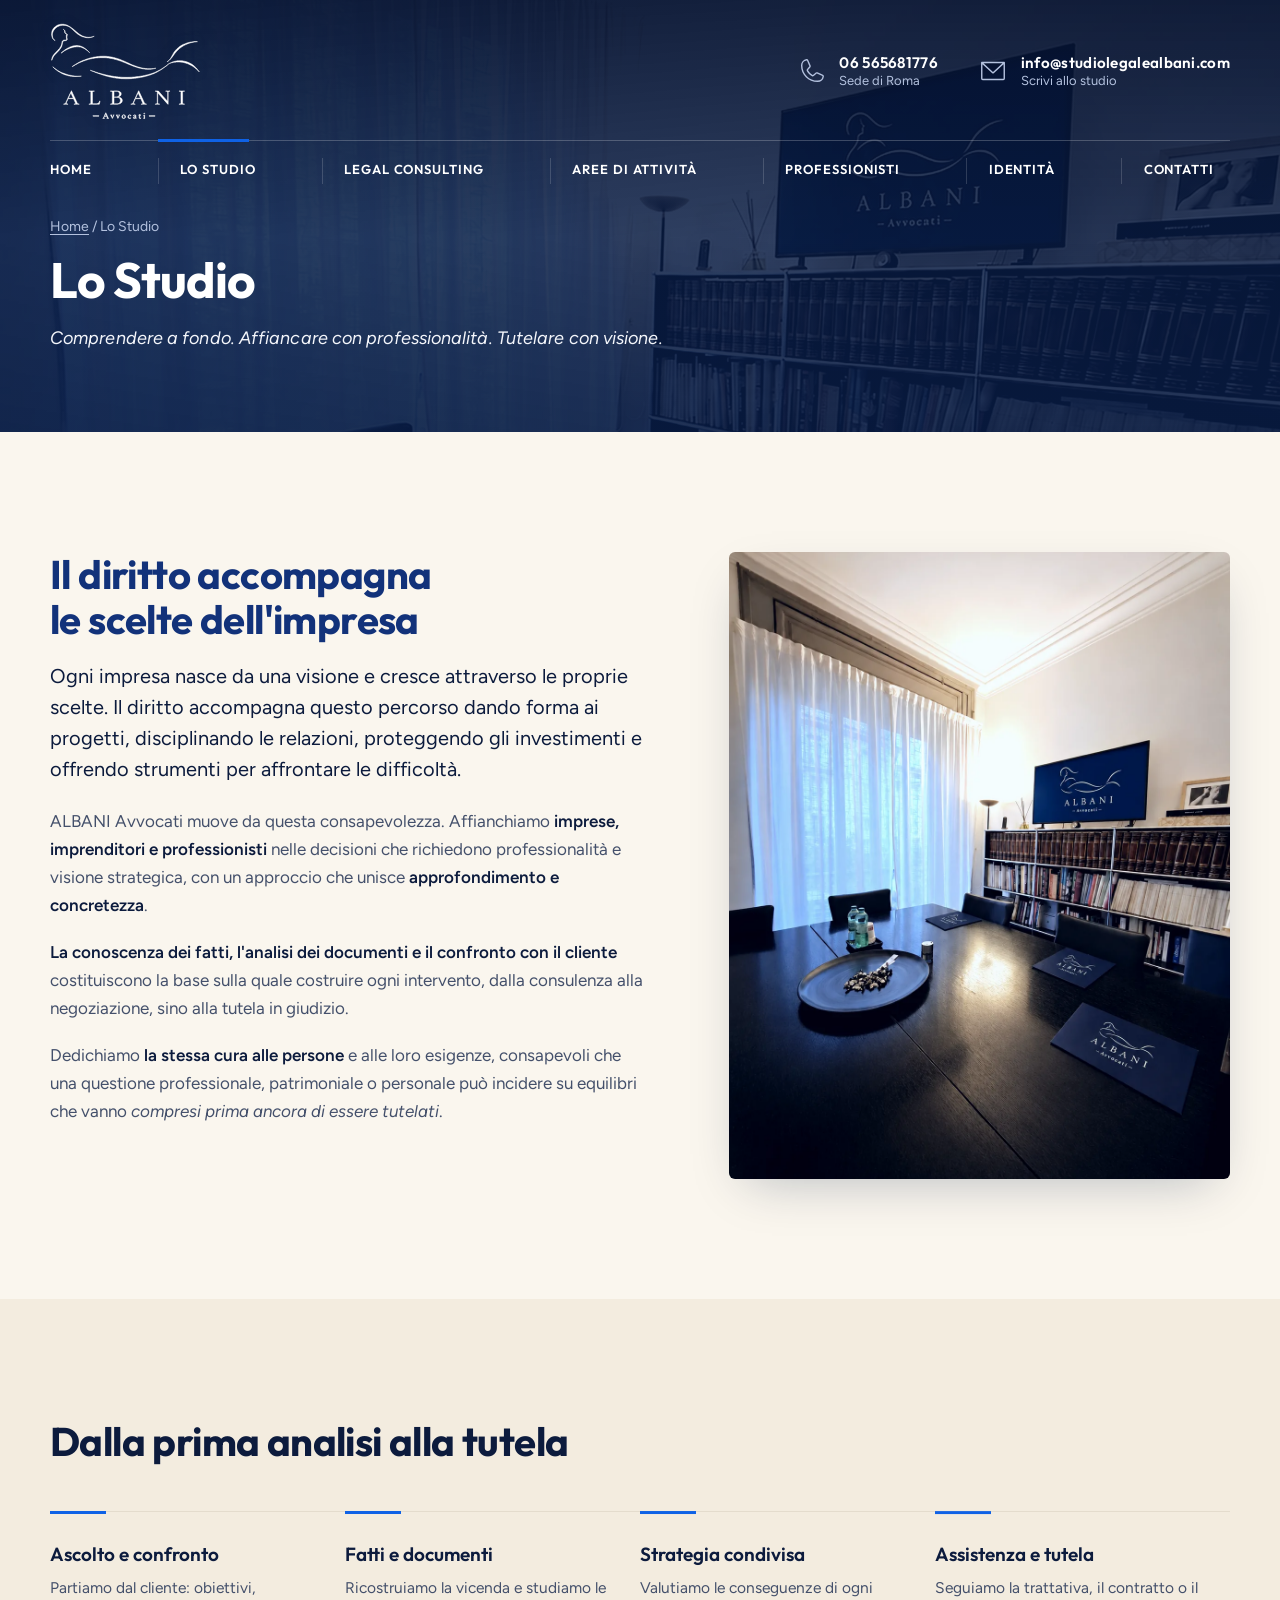
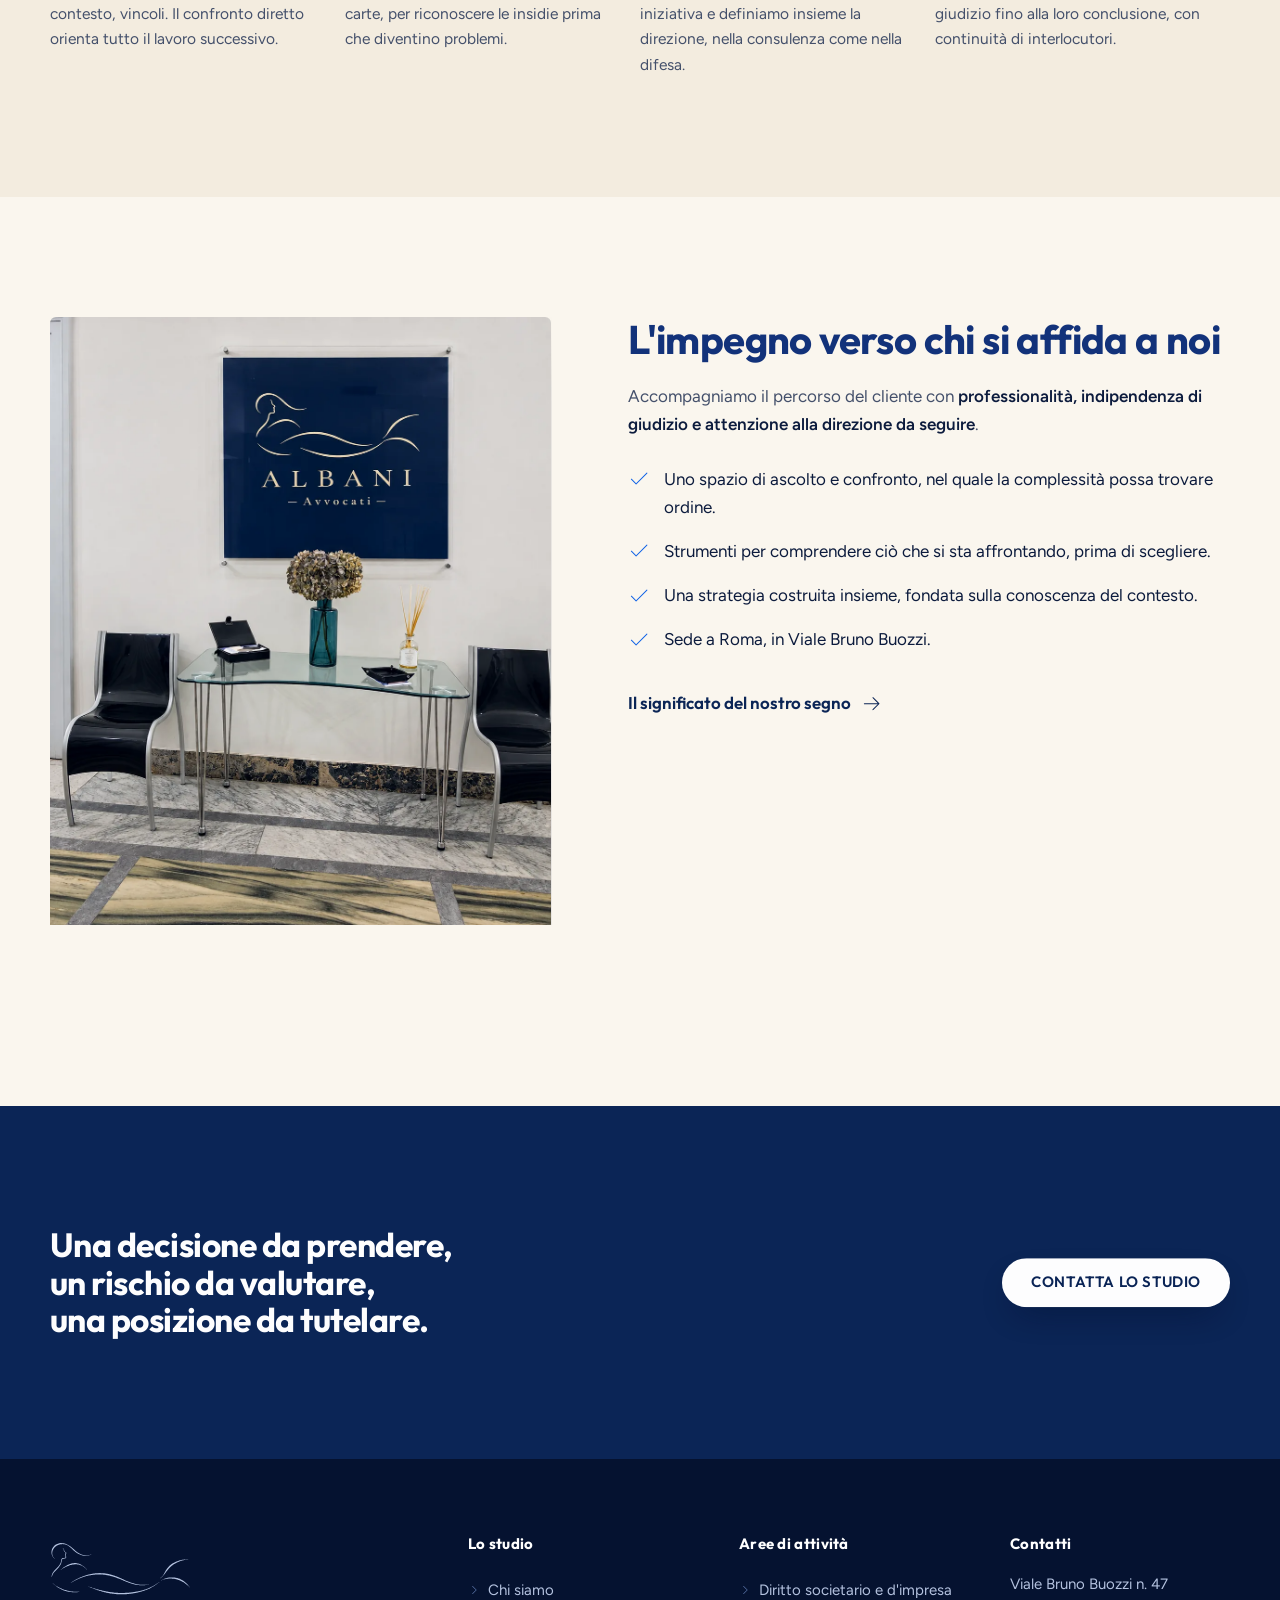
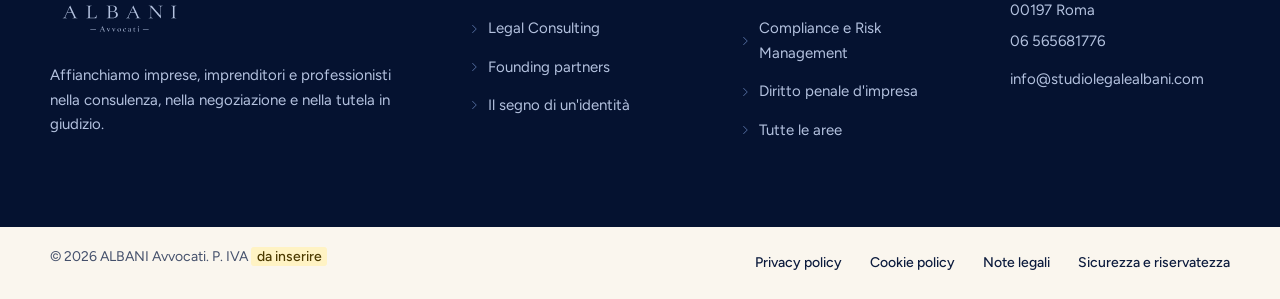
<file: studio.html>
<!DOCTYPE html>
<html lang="it">
<head>
<meta charset="utf-8">
<meta name="viewport" content="width=device-width, initial-scale=1">
<title>Lo Studio | ALBANI Avvocati</title>
<meta name="description" content="ALBANI Avvocati affianca imprese, imprenditori e professionisti con un approccio che unisce approfondimento e concretezza, dalla consulenza alla tutela in giudizio.">
<link rel="canonical" href="https://www.studiolegalealbani.com/studio.html">
<meta name="theme-color" content="#081b42">
<meta name="format-detection" content="telephone=no">
<meta name="referrer" content="strict-origin-when-cross-origin">
<meta property="og:type" content="website">
<meta property="og:locale" content="it_IT">
<meta property="og:site_name" content="ALBANI Avvocati">
<meta property="og:title" content="Lo Studio | ALBANI Avvocati">
<meta property="og:description" content="ALBANI Avvocati affianca imprese, imprenditori e professionisti con un approccio che unisce approfondimento e concretezza, dalla consulenza alla tutela in giudizio.">
<meta property="og:url" content="https://www.studiolegalealbani.com/studio.html">
<meta property="og:image" content="https://www.studiolegalealbani.com/assets/img/og-albani.jpg">
<meta name="twitter:card" content="summary_large_image">
<link rel="icon" href="favicon.svg" type="image/svg+xml">
<link rel="manifest" href="site.webmanifest">
<link rel="preload" href="assets/fonts/outfit-latin-wght-normal.woff2" as="font" type="font/woff2" crossorigin>
<link rel="preload" href="assets/fonts/figtree-latin-wght-normal.woff2" as="font" type="font/woff2" crossorigin>
<link rel="stylesheet" href="assets/css/site.css">
<script src="assets/js/boot.js"></script>
</head>
<body>
<svg class="sr" aria-hidden="true" focusable="false"><defs><symbol id="logo" viewBox="317 205 923 600"><path d="M327 271.25L327 275L326.75 275.25L327 285.25L327.75 287.75L328 291.25L328.75 293.25L329 295.25L332 302.75L335 307.75L337.5 311L340.25 313.75L347.25 318.75L348.75 319L348 318L344.5 315.75L341 312.75L337.25 308.25L335.75 305.5L334.75 302.25L334 301L331.75 291L331.25 283.5L331.5 283.25L331.75 278.25L332.75 274.25L332.75 273L334 268.75L334.75 267.5L336 263.75L339.75 256.5L345 249.25L351.25 243L358.25 237L362.5 234.25L367 232L377.25 228L379.75 227.75L381.5 227L384.25 226.75L386.75 226L395 225.5L395.25 225.25L407 225.75L409.75 226.5L413.25 226.75L415.25 227.5L417.75 227.75L419.5 228.5L421.25 228.75L430.75 232.75L434.25 234.75L446.75 244L458.25 254L469.5 264.75L487.5 279.5L500.25 287.75L507.5 291.5L509.25 292L512.5 293.75L513.75 294L514.75 294.75L515.5 294.75L520.75 296.75L521.75 296.75L523.25 297.5L526.25 298L528 298.75L530.25 299L532 299.75L533.75 299.75L538.5 300.75L542 300.75L545 301.25L555 301.25L567 299.75L568.5 299L571 298.75L572.5 298L574.5 297.75L576 297L578.25 296.5L578.75 296L580.75 295.75L581.75 295L583.25 294.75L584 294L585.5 293.75L586.25 293L587.5 292.5L587.25 292L586.5 292L585.5 292.75L583.75 293L579.75 294.75L577.75 295L576.5 295.75L574.25 296L572.25 296.75L565 298L554.75 298.5L554.5 298.75L549.75 298.5L547.25 298L543.25 298L538.75 297L536.75 297L533.5 296L531.25 295.75L529.75 295L527.75 294.75L526.5 294L522.25 292.75L515.5 290L508.75 286.75L500.5 281.75L494.75 277.75L478.75 265L474.5 261L464.25 252.75L458.75 247.75L448.5 240L437.75 233L428 227.25L421 224L420.25 224L415 222L413.25 221.75L411.75 221L410.5 221L407.5 220L404.5 219.75L401.75 219L385.5 218.75L377.25 220L364.25 224L359.5 226.25L353 230.25L346.75 235L343.75 237.75L339.75 242.25L335 248.75L332 254.5L329 261.75L328.75 264L328 265.5L327.75 269ZM399.75 250L399.25 250.5L404 255L406 258L406.5 260L407 269L408 271.75L410.25 274.75L416 279L420 283L419.75 285.25L416 288L415 289.5L415 291.25L417 293.25L417 295.5L418 297.75L417.75 299L416.25 301L416 303.5L417.75 305.5L418.5 307.5L418.75 309L418.5 311.75L416.75 313.75L414 314.75L409.75 315.25L406.25 315.25L400.5 316.25L396.5 318.25L393.75 320.75L392.25 323L391 325.75L390.75 327.5L390 329.25L389.75 332.5L389 335L388.75 338.75L388 340.75L387.75 343L386 348L383.75 352.75L380.75 358L374 368.25L366.75 375.5L362.75 380.25L357.25 385.75L356 387.5L350 393.25L344.5 399.25L336 410.5L331.75 418.75L329 426.5L329 427.75L328 430.5L328 432.5L327 437.5L327.25 439.5L327.75 439.5L328.75 438L333 426.25L337 418.75L339.75 414.5L345.25 407.25L348.75 403.25L372.25 379L383.5 363.75L386.75 358.25L389.75 351.25L390 349.5L390.5 348.75L391 346L391.75 344.25L392 341.75L392.75 340L392.75 337.5L393.75 334.25L394 331.75L394.5 331L394.75 329.25L396.75 324.5L399 322.25L401.25 321L403 320.75L404.75 320L410.75 319.5L412.75 318.75L415 318.5L419 317L421.5 315L422.75 312L422.75 308.5L420.75 302L420.75 300.25L421.5 298.75L421.25 297L421.5 293.75L419.5 290.75L419.5 290.25L423.5 286.25L423.75 282L422.25 280L414.75 275L411.5 271.75L410 268.25L409.75 264.75L407.75 257.75L405.75 255L403.5 252.75ZM334 479L334 479.5L338 483.75L347.5 492L354.5 497L363.75 504.75L374 511L374.75 511.75L375.75 512L380 514.75L381 515L389.75 520L396 522.75L397.25 523L402.75 525.75L403.5 525.75L408 527.75L408.75 527.75L417 530.75L418 530.75L420.25 531.75L421.5 531.75L423.25 532.5L425.25 532.75L427.5 533.75L429 533.75L431 534.5L433.75 534.75L436.5 535.75L438.5 535.75L441.75 536.75L445.75 537L449.5 537.75L456.25 538L460.5 538.75L489.75 538.75L490 538.5L495.75 538.5L498.75 538L506.5 537.75L509 536.75L509 536.5L482.75 536.75L476 536L471.5 536L465.75 535L460.5 534.75L458 534L454 533.75L446.75 532L444.75 532L441.5 531L438.25 530.75L437.25 530.25L435 530L432.25 529L430.25 528.75L428.5 528L426.5 527.75L425 527L422.75 526.75L422 526.25L418 525L416 524.75L414.5 524L413.5 524L396 517.75L395 517L386.5 513.75L385.5 513L382.75 512L376.25 508.75L361.5 500L353.5 494.75L343.25 486.75L334.75 479.25ZM559 391.75L551.75 384L538 372L531.5 367.5L523.25 361L510.75 355L505.5 353L503.75 352.75L502.25 352L500 351.75L498.25 351L496.25 351L492 350L485.25 349.25L476 349.25L471 350L465.75 350.25L456.75 352L448 355L447.25 355L445.25 356L443.75 356.25L431.25 362L418.75 369L406.75 377L386 394L385.25 395.5L387.25 394.75L395.75 388L403.25 383L415.5 376L424.25 371.75L427.75 370.5L428.25 370L435.25 367.5L438.25 366L439.75 365.75L441.5 364.75L442.25 364.75L444.5 363.75L445.5 363.75L450 362L452 361.75L453.5 361L455.75 360.75L457.75 360L460.5 359.75L464 358.75L467.25 358.5L468.5 358L473 357.75L480.25 356.75L492.75 357L495.75 357.75L498.25 357.75L503 358.75L504.5 358.75L512.5 361L515.25 362.5L519 363.75L528.5 368.25L535.75 372.75L546.5 381L553.25 387.25L557.25 391.75L558.25 392.5L559 392.5ZM452 478.5L452.25 479L453.25 478.75L454 478L455 477.75L474.25 466L493.25 456L494.5 455.75L500 453L503.75 451.75L505.25 450.75L511.5 448L513 447.75L522 444L523.75 443.75L525.5 442.75L526.25 442.75L532.75 440L534.75 439.75L535.5 439.25L538 438.75L545.5 436L548.25 435.5L549 435L551 434.75L553.75 433.75L555 433.75L557.75 432.75L559 432.75L560.75 432L563.25 431.75L566 430.75L567.5 430.75L569.5 430L573.5 429.5L575.5 428.75L577.25 428.75L581 427.75L583.25 427.75L586.75 426.75L589.25 426.75L592.5 426L597 425.75L600.5 425L607 424.75L611.75 424L619.75 423.75L623.5 423.25L649.25 423.25L649.5 423.5L657.5 423.75L657.75 424L663.5 424.25L665.5 424.75L670.75 425L674 425.75L676.75 425.75L681.75 426.75L684 426.75L687.5 427.75L690 427.75L692.25 428.5L699.75 429.75L702.75 430.75L704.25 430.75L707 431.75L708.5 431.75L710.5 432.5L720.5 434.75L726.5 436.75L727.5 436.75L729.5 437.75L730.5 437.75L732.75 438.75L733.75 438.75L735.25 439.5L743.5 442L744.75 442.75L748.5 443.75L753 445.75L754.5 446L761 448.75L764.5 449.75L768.75 451.75L781.75 456.75L785.75 458.75L786.5 458.75L788.25 459.75L789.5 460L797.75 463.75L804 466L809.75 468.75L810.5 468.75L812.25 469.75L815.75 470.75L817.5 471.75L821 472.75L822.75 473.75L824 474L827.75 475.75L832 477L833.25 477.75L834.75 478L836 478.75L840.75 480L841.5 480.5L843 480.75L851.5 483.75L856 484.75L857.5 485.5L860.25 486L862 486.75L863.25 486.75L865.75 487.75L868.25 488L870.25 488.75L871.75 488.75L874.75 489.75L876.5 489.75L879 490.5L882.25 490.75L886.25 491.75L888.25 491.75L893 492.75L895.25 492.75L901.25 493.75L925 494.25L925.25 494L934.75 493.75L940.5 492.75L945 492.5L948 491.75L950.25 491.75L952.25 491L955.5 490.75L957.5 490L960.5 489.75L962 489L964.25 488.75L965.25 488.25L965.25 488L961.25 488L960 488.5L954.5 489L951.5 489.75L939 491L914 491L907.25 490L902 489.75L899 489L894 488.75L891.5 488L889 488L885.5 487L883.75 487L880.5 486L879.25 486L876.5 485L874 484.75L872.25 484L871 484L868 483L866 482.75L861 481L860 481L857.5 480L855.75 479.75L854.25 479L852.25 478.75L848 477L843.75 475.75L842.5 475L838.75 474L837 473L836.25 473L830 470.75L828.75 470L827.25 469.75L826 469L824.5 468.75L823.25 468L822.5 468L818.5 466L817.25 465.75L808.75 462L803 459L799.5 457.75L794.25 455L793.5 455L788 452.25L786.25 451.75L779 448L773.25 445.75L772.25 445L771 444.75L765.25 442L764 441.75L763 441L761.5 440.75L761 440.25L759.75 440L758 439L756.75 438.75L753.25 437L746.25 434.25L741 432.75L739.75 432L738.25 431.75L737 431L735.25 430.75L734 430L732.25 429.75L728 428L726.25 427.75L724.75 427L722.75 426.75L721.25 426L719.25 425.75L718.5 425.25L715.75 424.75L714 424L707.75 422.75L706 422L704.5 422L701.5 421L699 420.75L697.25 420L695.5 420L692 419L688.5 418.75L686.25 418L682.75 417.75L680 417L675.5 416.75L672.5 416L666.25 415.75L661.5 415L647.25 414.75L647 414.5L624.75 415L615.75 416L612 416L608.25 416.75L602.5 417.25L594.75 418.75L591 419L588.5 419.75L585.5 420L578 422L575.5 422.25L574.5 422.75L571 423.25L570.25 423.75L563.5 425.25L558.5 427L557.25 427L555 428L554 428L552.5 428.75L551 429L549.75 429.75L548 430L543.5 431.75L538.5 433L534.75 434.75L533.25 435L528.75 437L528 437L526.75 437.75L522.5 439L518.25 441L517.5 441L508.75 445L507.25 446L501.75 448.25L501.25 448.75L500 449L497.25 450.75L492 453.25L475.25 463L459.5 473ZM1230.75 510.25L1229.75 508.25L1224.75 501.5L1212.75 487L1205.75 480L1196.75 472L1184 462.75L1173.75 457L1168.5 454.75L1165.5 453L1158.25 450L1156.5 449.75L1155.25 449L1153.5 448.75L1148.75 447L1147.5 447L1144.5 446L1142 445.75L1140 445L1137 444.75L1135 444L1131.25 443.75L1128.25 443L1118.75 442.5L1118.5 442.25L1103.5 442.25L1103.25 442.5L1094.75 443L1091.5 443.75L1088 444L1084.75 445L1083.25 445L1080.25 446L1079 446L1077 446.75L1075 447L1073.5 447.75L1068.5 449L1067.25 449.75L1063.5 451L1054.25 455.75L1050.75 457L1044.75 460L1030.5 471.75L1029.75 472L1021 478.75L1007.5 487.75L1003.75 489.75L1002.25 491L993 496.75L969.5 508.75L963.5 511.25L963 511.75L961.75 512L960.75 512.75L959.5 513L958.5 513.75L957.25 514L955.5 515L954.75 515L953.75 515.75L952.5 516L946.25 518.75L944.75 519L940.25 520.75L938.5 521L936.5 522L931.75 523L922.5 526L916.75 527.25L916 527.75L913.75 528L911 529L909.5 529L902.5 531L901 531L897.75 532L895.25 532.25L894.5 532.75L891.5 533L888.5 534L887 534L883.25 535L881.5 535L878 536L875.75 536L873 536.75L867 537.25L865.75 537.75L862.25 538L859.25 538.75L854.75 539L842.75 540.75L837.25 541L831.5 542L826.75 542L817.25 543L811.75 543L811.5 543.25L801.75 543.5L801.5 543.75L791.75 543.75L791.5 544L768.75 543.75L768.5 543.5L762.25 543.5L757.5 543L751.5 543L743.75 542L736.25 541.75L734.5 541.25L727.25 540.75L724.25 540L721.75 540L716.75 539L712.25 538.75L709.25 538L705 537.75L703 537L701.25 537L697.5 536L694 535.75L691.75 535L688 534.75L686 534L683 533.75L681.25 533L679.5 533L676.75 532.5L675.75 532L672.5 531.75L670.5 531L663 529.75L661.25 529L655.75 528L653 527L651.75 527L648.5 526L641.75 524.75L641 524.25L634.75 522.75L633.25 522L631.25 521.75L629.75 521L628.75 521L626 520L624.75 520L622.25 519L616.75 517.75L616 517.25L613.5 516.75L609 515L607.25 514.75L602.75 513L600.75 512.75L597 511.25L594.5 510.75L585 507.25L582.75 506.75L579.25 505.25L576.25 504.5L573 503L571.25 502.75L567.5 501L565.25 500.75L564.5 500L564 500.25L564.25 500.75L565.25 501L565.5 501.5L569.5 503L570.5 503.75L574.5 505L575.5 505.75L576.75 506L580.5 507.75L582 508L588.25 510.75L589 510.75L590.75 511.75L592.25 512L605.75 517.75L606.5 517.75L611.25 519.75L615.75 521L617 521.75L617.75 521.75L619.75 522.75L624 524L627.25 525.5L629.75 526L631.25 526.75L632.25 526.75L638 528.75L639 528.75L643.5 530.5L646 531L647.25 531.75L652.75 533.25L653.5 533.75L654.5 533.75L660.75 535.75L665.5 536.75L667.75 537.75L669 537.75L670.75 538.5L674 539L674.75 539.5L677.75 540L679.5 540.75L682 541L683.5 541.75L685.25 541.75L687.25 542.5L690 542.75L693.25 543.75L695 543.75L698.75 544.75L702 545L704 545.75L706 545.75L710 546.75L713.75 547L716.5 547.75L720.75 548L723.75 548.75L726.25 548.75L731.5 549.75L735 549.75L739 550.5L745.5 550.75L753.75 551.75L761 551.75L761.25 552L768.25 552L768.5 552.25L775.25 552.25L775.5 552.5L793 552.5L793.25 552.25L799.5 552.25L799.75 552L813.75 551.75L822.5 550.75L827.5 550.75L831.25 550L836 549.75L842 548.75L846.5 548.5L849.75 547.75L852 547.75L856.25 546.75L858.25 546.75L861 546L864.25 545.75L866.5 545L870 544.75L872 544L875.25 543.75L878.5 542.75L880.5 542.75L884.25 541.75L885.75 541.75L887.5 541L889.75 540.75L893 539.75L894.25 539.75L896.75 538.75L898.25 538.75L899.75 538L902.75 537.5L904.5 536.75L906.75 536.5L907.5 536L909.5 535.75L912.25 534.75L913.5 534.75L916.25 533.75L917.25 533.75L918 533.25L923.5 531.75L925.75 530.75L926.75 530.75L928 530L929.75 529.75L934 528L935.5 527.75L936.75 527L938.25 526.75L942.5 524.75L943.25 524.75L944.5 524L948.25 522.75L954.5 519.75L955.25 519.75L962.75 516L964 515.75L970.5 512.5L972.75 511L977.75 508.75L980.5 507L981.5 506.75L982.25 506L983.25 505.75L989 502L990 501.75L995.75 497.75L1004.5 492.5L1011.75 486.75L1016.5 483.75L1022.5 479L1027.75 475.5L1031 473L1039.5 464.75L1045.25 461.25L1049.75 459L1051 458.75L1052 458L1057.75 455.75L1058.75 455.75L1061.25 454.75L1063 454.75L1066.25 453.75L1068 453.75L1069.75 453L1072 452.75L1074 452L1077.5 451.75L1082.5 450.75L1086 450.75L1091 450L1103.75 449.75L1104 450L1111 450L1113.75 450.5L1122.75 451L1125.5 451.75L1128 451.75L1131.75 452.75L1133.5 452.75L1135.25 453.5L1137.75 453.75L1140.5 454.75L1141.75 454.75L1143.5 455.5L1146.25 456L1147 456.5L1150 457L1154.5 458.75L1156.25 459L1156.75 459.5L1160.75 460.75L1161.75 461.5L1163.5 462L1164.5 462.75L1165.75 463L1166.75 463.75L1172.25 466L1180.25 470L1188.5 474.75L1194.75 478.75L1203 484.75L1220 499L1230.5 510.5ZM1219.75 325.25L1217 324.75L1208.75 324.75L1208.5 325L1201.25 325L1194.25 326L1191 326L1187.5 326.75L1181.75 327.25L1180.75 327.75L1177.75 328L1175.5 328.75L1172.75 329L1169.5 330L1168.25 330L1166.25 330.75L1164.25 331L1148 336.25L1141.75 339L1141 339L1139.25 340L1138.5 340L1137.5 340.75L1135.5 341.25L1125.5 346.25L1115.25 352.25L1110.75 355.25L1102.25 362L1096.5 367L1088 375.75L1081 384.25L1074.25 393.75L1071 399.25L1068.75 404.25L1064 412.25L1063.5 413.75L1054 429.5L1046.5 438.5L1041.25 443L1036 447L1035.25 447.25L1034.75 448L1034 448.25L1034 448.75L1043.5 442.75L1049.25 438L1051.75 435.5L1064.75 420.25L1078.75 401L1084.75 393.5L1092.5 384.5L1098.75 378L1109.5 367.75L1124.5 356.75L1133.75 351L1145.25 345L1161 338L1162.5 337.75L1164.5 336.75L1165.5 336.75L1166.75 336L1168.5 335.75L1179 332L1181.25 331.75L1184.25 330.75L1185.5 330.75L1187 330L1189.75 329.75L1192.5 328.75L1195.5 328.5L1197.75 327.75L1201.5 327.5L1202.5 327L1207 326.75L1211.25 326L1218.5 325.75L1219.75 325.5ZM448.5 626L447.5 626.5L446 630.25L442 637.75L440.75 641L440 642L439.75 643.25L436 650.5L435.75 651.75L435 652.75L433 657.75L432 659.25L431.75 660.5L431 661.5L423 679.25L422 680.75L419.75 686.25L419 687.25L418.75 688.5L418 689.5L413 701.25L410.5 704L407.5 705.75L404.5 706.25L403.5 706.75L400.5 707L400.25 707.25L400.5 708.5L427 708.5L427.25 708.25L427.25 707.25L426.75 707L423 706.75L420.25 706L418.5 705L417 703L416.75 700.75L418 697L418.75 696L419 694.75L419.75 693.75L419.75 693L422.75 687L423.75 684.25L424.75 682.75L428 675L429 674.25L460 674.25L460.5 674.5L462 676.5L462 677.25L463 678.75L463 679.5L467 687.25L470 694.5L472.75 699.75L473.5 702.25L473 704.25L471.5 705.75L467.75 706.75L464 707L463.25 707.75L463.5 708.25L464 708.5L493.5 708.5L493.75 708.75L495 708.75L495.75 708.25L495.5 707L492 706.75L488 705.5L486.75 704.75L484.25 701.75L482 697.25L481.75 696L481 695L480.75 693.75L478 688.75L475.75 683.25L471 674L470.75 672.75L467.75 666L465 661.25L462.75 656.25L462.5 655L462 654.5L461.75 653.25L456.75 643.75L454.75 638.75L450.75 631L449 626.5ZM444.25 640L445 640.25L445.75 641.75L446 643L449 648.75L451 653.75L451.75 654.75L452 656L455.75 663.25L456 664.5L459 670.75L459 671.75L458.25 672.25L457.5 672L430.25 672L429.75 671.25L435 660L435.75 657.75L436.75 656.25L437 655L438.75 652L439 650.75L439.75 649.75L441.75 644.75ZM555 627.5L555.25 628.75L561 629L564.5 630.25L565.75 631.25L567 634.25L567 702L565.75 704.25L564 705.5L560 706.75L555.25 707L555 708.25L555.25 708.5L618.75 708.5L619.75 707L620.75 700.25L621.75 697.25L622 694.75L622.75 693L623.25 689L623 688L621.75 688.25L618.75 695L615.75 699.25L611 703L607 704.75L602.5 705.75L599.75 705.75L599.5 706L584.5 706.25L584.25 706L580 706L577.75 704L577 701.5L577 635.25L578 632.25L580 630.25L584.5 628.75L588.25 628.75L588.75 628.5L589 627.75L588.25 627L584.75 627L584.5 627.25L581.25 627.25L581 627L558.25 627.25L555.75 627ZM687 627.25L686.5 627.75L686.75 628.75L692.75 629L695.75 630L697.5 631.75L698.5 634.75L698.75 636.75L698.5 638L698.75 639.75L698.5 641.75L698.5 700.5L698 703.25L696.25 705.25L693.5 706.25L689.25 707L687 707L686.5 708L687 708.5L729.5 708.5L729.75 708.25L732.5 708.25L736.5 707.75L743.25 705.75L747.75 703.75L752.5 700.75L755.75 697.5L758.75 691.75L759 689.75L759.75 687.75L759.75 682.5L759 680.75L758.75 678.75L755.5 673.25L751.75 670L745.75 667L738 665L735.5 665L735 664.5L735.75 663.5L739 662.75L745.25 659.5L749 656.25L751.75 652L752.75 648.5L752.75 641.5L752 640.25L751.5 638.25L749.5 635.25L747.5 633.25L744.25 631L740.25 629.25L735.25 628L733.25 628L729 627.25ZM709.25 666L725 665.75L732.75 666.75L735 667.75L735.75 667.75L740.25 670L744 673.5L745.75 676L747 679L747 680L748 682.75L748 688L747 691.25L747 692.25L746 694.75L744.25 697.75L742.25 700L738.75 702.75L736.5 704L729.75 706L724.5 706L724.25 706.25L712.5 706L710.5 705.25L709.25 704L708.75 703L708.75 666.5ZM709.25 629L713 629L713.25 628.75L727.25 629L730.5 629.75L733 630.75L735.25 632L737.75 634.25L740 637.5L741 639.75L742 643.5L742 647.25L741 650.5L740.75 652.75L740 654L739.75 655.25L738.25 657.5L736 659.75L734.25 661L729 663L727.5 663L725.25 663.75L709.25 663.75L708.75 663.25L708.5 662.5L708.75 660L708.75 629.5ZM812 707.25L812 708.25L812.75 708.75L813 708.5L837 708.5L838.25 708.75L839 707.75L838.5 707L834.25 706.75L831.5 706L830.25 705.25L828.75 703.25L828.75 700.25L830.75 695L832.75 691.25L833 690L834.75 687.25L836 684L836.75 683L838.75 677.5L839.75 676L839.75 675.25L840.5 674.5L871.75 674.25L873 675.25L875 679.5L875 680.25L876 681.75L879 689L880 690.5L880 691.25L881 692.75L884.75 701.25L884.75 703.25L883.25 705.25L882.25 706L879.25 706.75L875.25 707L875 707.25L875.25 708.5L906.25 708.5L907 708.75L907.75 708.25L907.5 707L903.75 706.75L899.75 705.5L898.5 704.75L896 702L888.75 687L887.75 684.25L886.75 682.75L883.75 675.5L881 670.25L875.75 658.25L873.75 654.75L869.75 645.5L866.75 640L864.75 635.5L864.75 634.75L860.5 626.25L859.25 626.5L854 638.25L850 646.25L847 653.5L844 659L843.75 660.25L843 661.25L841.75 664.75L839 670.25L838.75 671.5L833 683L831 688.25L825 701.25L822.25 704.25L821 705L816.75 706.5ZM856 639.75L856.5 639.75L857.25 640.5L859.25 645.25L860 646.25L860 647L861 648.5L861 649.25L862.75 652.25L863 653.5L866.75 661L867 662.25L867.75 663.25L868 664.5L871 670.75L871 671.5L870.5 672L842.25 672L841.75 671.5L841.75 670.75L842.75 669.5ZM1051.75 627.5L1051.25 627L1048.75 627L1048.5 627.25L1025.75 627L1025 627.5L1025 628.25L1025.5 628.75L1031 629L1034 630.25L1036.25 632.5L1037 634L1037.5 636.25L1037.5 659.25L1037.75 659.5L1037.5 690.25L1036.75 690.5L1034.75 688.75L1019.75 671.5L1010 661L981 627.75L980.25 627.25L961.25 627.25L961 627.5L961.25 628.75L965.5 629L969.5 630.25L972 632.5L973.75 635L973.75 698L972.75 702L970.25 705L968.5 706L965.25 706.75L961.25 707L961 707.25L961.25 708.5L986.75 708.5L987.5 708.75L988.5 708.25L988.5 707.25L988 707L983.5 706.75L980.75 706L979 705L977 702.5L976.25 698L976.5 641.25L976.25 640.5L976.5 639.75L977.5 639.25L1008.75 675L1011.75 678L1015 682.25L1038 708L1039 709L1039.75 709.25L1040.5 708.5L1040.5 685L1040.25 684.75L1040.5 635.75L1040.75 634.25L1041.75 632L1044 630L1047.75 628.75L1051.25 628.75L1051.75 628.25ZM1107.5 627L1107 627.5L1107.25 628.75L1112.5 629L1116 630.25L1117.75 632L1119 636.25L1119 639L1118.75 639.25L1119 699.25L1118.5 702.5L1117.75 704L1116.5 705.25L1115.25 706L1112.25 706.75L1107.25 707L1107 708.25L1107.5 708.75L1108.5 708.5L1140.5 708.5L1140.75 708.25L1140.5 707L1135 706.75L1131.75 705.5L1130 704L1128.75 700.75L1128.75 640.5L1129 640.25L1128.75 635.75L1129 633.75L1129.75 632.25L1131.5 630.5L1132.75 629.75L1137 628.75L1140.5 628.75L1141 628.25L1141 627.5L1140.5 627L1135 627L1134.75 627.25L1121.5 627.25L1121.25 627L1108.75 627.25ZM579.5 779.25L579.5 781L580.5 781.75L581.25 781.5L583.5 781.75L593.25 781.75L593.5 781.5L615.75 781.75L616.5 781.5L617 780.5L617 779.5L616.25 778.75L580.25 778.75ZM659.5 761L658.5 761L658 761.5L658 762.25L654.75 768.75L651.75 776.5L651 777.5L649.75 781L648 784.25L645 791.5L642.75 793.75L640.75 794.5L640.25 795L640.5 795.5L648.75 795.5L649 795.75L651 795.5L650.5 794.5L648.25 794L647 792.75L646.75 791.5L648 788L649.75 784.5L650 783.25L651.5 781.75L652.5 782L663.5 782L667.75 791.5L667.75 793.25L667 794L664.75 794.75L665 795.5L671.25 795.5L671.5 795.25L676.25 795.5L676.5 794.75L674.5 793.75L673 791.75L670.75 786.5L670 785.5L667.75 779.75L667 778.75L666.75 777.5L666 776.5L665.75 775.25L665 774.25L664.75 773L661 765L660.75 763.75L660 762.75ZM657.25 768L658 768.75L660 774.25L662.75 779.75L662.25 780.75L652.25 780.75L651.75 780.25L651.75 779.25L652.75 777.75L653 776.5L655.75 770.75L656.5 768.5ZM687.5 774L687.25 774.75L688.5 775.25L689.75 777L695 788.75L696 790.25L696 791L696.75 792L697 793.25L698 795.25L698.75 795.5L699.75 794.5L702 788.75L703 787.25L707 777L708.25 775.5L709.75 774.75L710 774.25L709.75 774L704.25 774L704 773.75L702.5 774L702.5 774.75L703.75 775L704.75 775.75L705.25 777.5L703 784L701.75 786.25L701 788.5L700.25 789L698 785.25L697.75 784L696 781L694.25 776.5L694.25 775.75L695 775L696.75 774.75L697 774.25L695.75 773.75L695.5 774ZM744.25 774L743.25 773.75L736.75 774L736.75 774.75L738.25 775L739 775.5L739.5 776.25L739.5 777.75L737.75 782.75L737 783.75L736.75 785.25L734.75 788.75L733.75 788.25L732.75 785.5L731 782.5L730.75 781.25L728.75 777.25L728.75 775.5L729.75 774.75L731 774.75L731.25 774.25L731 774L721.5 774L721.5 774.75L723 775.25L724 776.25L725 778.5L725 779.25L728.75 786.75L729 788L729.75 789L730 790.25L732.25 795.25L733.75 795L736 789.25L738.75 783.75L739 782.5L740.75 778.75L741 777.25L743 775L744.5 774.5ZM765.25 773.75L762.5 775L759 778.25L757 782.75L757 787L758 789.25L758 790L759 791.75L762.5 794.75L765.25 795.75L767.75 796L771 795.75L774.5 794.25L777.5 791.5L778.75 789.25L779.5 786.75L779.5 782.5L778.75 780.75L778.75 779.75L777.75 778L774.75 775.25L772.25 774L769.75 773.5ZM766.25 774.75L768.75 774.75L771.25 776L772.5 777.25L773.75 779.25L774.75 782.5L775 788L773.75 791.75L771.75 793.75L770.25 794.5L767.75 794.5L766 793.75L763.5 791L762 787L761.75 785.5L762 779L762.75 777.25L765.25 775ZM803.25 773.75L800 775L796 778.25L794 781.75L793.75 787.5L794 789L795 791.25L797.25 793.75L798.75 794.75L801.5 795.75L806.5 795.75L811.25 793.75L812.75 792.25L812.5 791.75L811.75 791.75L809.25 793L805.25 793.25L803.75 793L801.25 791.5L800 790.25L798.75 787.75L798.25 785.25L798.25 782L798.75 779.75L799.75 777.5L802.75 775L804.75 774.75L806.5 775L807.25 776.25L807.5 778.25L809.25 779.75L811.5 779.75L812.5 779L812.75 776.25L811.25 774.75L809.5 774ZM829.5 776L828 777.5L827.5 778.5L827.5 780L828.75 781L830.25 781L831.75 779.75L832 776.75L834.5 774.75L837.25 775L838.5 776.25L839 777.5L839 782.75L838.25 783.75L834.25 785L830 787.25L827.75 789.25L827 791L827 792L828 794.25L830.5 795.75L833 795.75L838.75 793L839.5 793.5L840.25 795.25L842.25 795.5L842.75 795L846 793.75L846.25 793L844.25 792.75L843 791.5L843 778L842.5 776.25L840.25 774.25L838 773.75L834 774ZM838.5 784.75L839 785.25L839 791L838.75 791.5L836.25 793L834.75 793.25L833.5 793L831.75 791L832 788.25L834.5 786.25L837 785ZM866.25 769.5L863 773.25L862.25 773.75L860.5 774L860 774.5L860 775.5L860.5 775.75L862.25 775.5L863 776.5L863 793L863.75 794.25L865.25 795.5L868 796L870 795.75L874.25 793.75L875 792.5L874.75 792L874 792L872.5 793L869.75 793.25L868.25 792.75L867 791.25L866.75 790.5L866.75 776.5L867.5 775.75L873.25 775.75L874.5 774.75L874.25 774L867.25 774.25L866.75 773.75L866.75 769.75ZM895.75 774.25L892.25 775.75L889.25 776.25L889.5 777L890.5 777L891.5 777.5L892.75 779.5L892.5 792.5L891.75 793.75L889.5 794.75L889.75 795.5L891.25 795.25L898.75 795.5L899 795.25L898.75 794.5L897.25 794L896.5 793.25L896.5 788.5L896.25 788.25L896.5 775.25L896.25 774.5ZM893.25 761.75L892.25 762.25L891.5 763.25L891 765.25L892.25 767L893.25 767.5L894.25 767.5L895.75 766.75L896.5 765.75L896.75 764L895.5 762.25L894.5 761.75ZM922.75 779.5L922.75 780.75L923.5 781.75L924.25 781.5L927 781.5L927.25 781.75L934.5 781.75L934.75 781.5L956.25 781.75L956.5 781.5L960 781.5L960.75 780.5L960.75 779.5L959.75 778.75L923.5 778.75Z"/></symbol><symbol id="siren" viewBox="317 205 923 360"><path d="M327 271.25L327 275L326.75 275.25L327 285.25L327.75 287.75L328 291.25L328.75 293.25L329 295.25L332 302.75L335 307.75L337.5 311L340.25 313.75L347.25 318.75L348.75 319L348 318L344.5 315.75L341 312.75L337.25 308.25L335.75 305.5L334.75 302.25L334 301L331.75 291L331.25 283.5L331.5 283.25L331.75 278.25L332.75 274.25L332.75 273L334 268.75L334.75 267.5L336 263.75L339.75 256.5L345 249.25L351.25 243L358.25 237L362.5 234.25L367 232L377.25 228L379.75 227.75L381.5 227L384.25 226.75L386.75 226L395 225.5L395.25 225.25L407 225.75L409.75 226.5L413.25 226.75L415.25 227.5L417.75 227.75L419.5 228.5L421.25 228.75L430.75 232.75L434.25 234.75L446.75 244L458.25 254L469.5 264.75L487.5 279.5L500.25 287.75L507.5 291.5L509.25 292L512.5 293.75L513.75 294L514.75 294.75L515.5 294.75L520.75 296.75L521.75 296.75L523.25 297.5L526.25 298L528 298.75L530.25 299L532 299.75L533.75 299.75L538.5 300.75L542 300.75L545 301.25L555 301.25L567 299.75L568.5 299L571 298.75L572.5 298L574.5 297.75L576 297L578.25 296.5L578.75 296L580.75 295.75L581.75 295L583.25 294.75L584 294L585.5 293.75L586.25 293L587.5 292.5L587.25 292L586.5 292L585.5 292.75L583.75 293L579.75 294.75L577.75 295L576.5 295.75L574.25 296L572.25 296.75L565 298L554.75 298.5L554.5 298.75L549.75 298.5L547.25 298L543.25 298L538.75 297L536.75 297L533.5 296L531.25 295.75L529.75 295L527.75 294.75L526.5 294L522.25 292.75L515.5 290L508.75 286.75L500.5 281.75L494.75 277.75L478.75 265L474.5 261L464.25 252.75L458.75 247.75L448.5 240L437.75 233L428 227.25L421 224L420.25 224L415 222L413.25 221.75L411.75 221L410.5 221L407.5 220L404.5 219.75L401.75 219L385.5 218.75L377.25 220L364.25 224L359.5 226.25L353 230.25L346.75 235L343.75 237.75L339.75 242.25L335 248.75L332 254.5L329 261.75L328.75 264L328 265.5L327.75 269ZM399.75 250L399.25 250.5L404 255L406 258L406.5 260L407 269L408 271.75L410.25 274.75L416 279L420 283L419.75 285.25L416 288L415 289.5L415 291.25L417 293.25L417 295.5L418 297.75L417.75 299L416.25 301L416 303.5L417.75 305.5L418.5 307.5L418.75 309L418.5 311.75L416.75 313.75L414 314.75L409.75 315.25L406.25 315.25L400.5 316.25L396.5 318.25L393.75 320.75L392.25 323L391 325.75L390.75 327.5L390 329.25L389.75 332.5L389 335L388.75 338.75L388 340.75L387.75 343L386 348L383.75 352.75L380.75 358L374 368.25L366.75 375.5L362.75 380.25L357.25 385.75L356 387.5L350 393.25L344.5 399.25L336 410.5L331.75 418.75L329 426.5L329 427.75L328 430.5L328 432.5L327 437.5L327.25 439.5L327.75 439.5L328.75 438L333 426.25L337 418.75L339.75 414.5L345.25 407.25L348.75 403.25L372.25 379L383.5 363.75L386.75 358.25L389.75 351.25L390 349.5L390.5 348.75L391 346L391.75 344.25L392 341.75L392.75 340L392.75 337.5L393.75 334.25L394 331.75L394.5 331L394.75 329.25L396.75 324.5L399 322.25L401.25 321L403 320.75L404.75 320L410.75 319.5L412.75 318.75L415 318.5L419 317L421.5 315L422.75 312L422.75 308.5L420.75 302L420.75 300.25L421.5 298.75L421.25 297L421.5 293.75L419.5 290.75L419.5 290.25L423.5 286.25L423.75 282L422.25 280L414.75 275L411.5 271.75L410 268.25L409.75 264.75L407.75 257.75L405.75 255L403.5 252.75ZM334 479L334 479.5L338 483.75L347.5 492L354.5 497L363.75 504.75L374 511L374.75 511.75L375.75 512L380 514.75L381 515L389.75 520L396 522.75L397.25 523L402.75 525.75L403.5 525.75L408 527.75L408.75 527.75L417 530.75L418 530.75L420.25 531.75L421.5 531.75L423.25 532.5L425.25 532.75L427.5 533.75L429 533.75L431 534.5L433.75 534.75L436.5 535.75L438.5 535.75L441.75 536.75L445.75 537L449.5 537.75L456.25 538L460.5 538.75L489.75 538.75L490 538.5L495.75 538.5L498.75 538L506.5 537.75L509 536.75L509 536.5L482.75 536.75L476 536L471.5 536L465.75 535L460.5 534.75L458 534L454 533.75L446.75 532L444.75 532L441.5 531L438.25 530.75L437.25 530.25L435 530L432.25 529L430.25 528.75L428.5 528L426.5 527.75L425 527L422.75 526.75L422 526.25L418 525L416 524.75L414.5 524L413.5 524L396 517.75L395 517L386.5 513.75L385.5 513L382.75 512L376.25 508.75L361.5 500L353.5 494.75L343.25 486.75L334.75 479.25ZM559 391.75L551.75 384L538 372L531.5 367.5L523.25 361L510.75 355L505.5 353L503.75 352.75L502.25 352L500 351.75L498.25 351L496.25 351L492 350L485.25 349.25L476 349.25L471 350L465.75 350.25L456.75 352L448 355L447.25 355L445.25 356L443.75 356.25L431.25 362L418.75 369L406.75 377L386 394L385.25 395.5L387.25 394.75L395.75 388L403.25 383L415.5 376L424.25 371.75L427.75 370.5L428.25 370L435.25 367.5L438.25 366L439.75 365.75L441.5 364.75L442.25 364.75L444.5 363.75L445.5 363.75L450 362L452 361.75L453.5 361L455.75 360.75L457.75 360L460.5 359.75L464 358.75L467.25 358.5L468.5 358L473 357.75L480.25 356.75L492.75 357L495.75 357.75L498.25 357.75L503 358.75L504.5 358.75L512.5 361L515.25 362.5L519 363.75L528.5 368.25L535.75 372.75L546.5 381L553.25 387.25L557.25 391.75L558.25 392.5L559 392.5ZM452 478.5L452.25 479L453.25 478.75L454 478L455 477.75L474.25 466L493.25 456L494.5 455.75L500 453L503.75 451.75L505.25 450.75L511.5 448L513 447.75L522 444L523.75 443.75L525.5 442.75L526.25 442.75L532.75 440L534.75 439.75L535.5 439.25L538 438.75L545.5 436L548.25 435.5L549 435L551 434.75L553.75 433.75L555 433.75L557.75 432.75L559 432.75L560.75 432L563.25 431.75L566 430.75L567.5 430.75L569.5 430L573.5 429.5L575.5 428.75L577.25 428.75L581 427.75L583.25 427.75L586.75 426.75L589.25 426.75L592.5 426L597 425.75L600.5 425L607 424.75L611.75 424L619.75 423.75L623.5 423.25L649.25 423.25L649.5 423.5L657.5 423.75L657.75 424L663.5 424.25L665.5 424.75L670.75 425L674 425.75L676.75 425.75L681.75 426.75L684 426.75L687.5 427.75L690 427.75L692.25 428.5L699.75 429.75L702.75 430.75L704.25 430.75L707 431.75L708.5 431.75L710.5 432.5L720.5 434.75L726.5 436.75L727.5 436.75L729.5 437.75L730.5 437.75L732.75 438.75L733.75 438.75L735.25 439.5L743.5 442L744.75 442.75L748.5 443.75L753 445.75L754.5 446L761 448.75L764.5 449.75L768.75 451.75L781.75 456.75L785.75 458.75L786.5 458.75L788.25 459.75L789.5 460L797.75 463.75L804 466L809.75 468.75L810.5 468.75L812.25 469.75L815.75 470.75L817.5 471.75L821 472.75L822.75 473.75L824 474L827.75 475.75L832 477L833.25 477.75L834.75 478L836 478.75L840.75 480L841.5 480.5L843 480.75L851.5 483.75L856 484.75L857.5 485.5L860.25 486L862 486.75L863.25 486.75L865.75 487.75L868.25 488L870.25 488.75L871.75 488.75L874.75 489.75L876.5 489.75L879 490.5L882.25 490.75L886.25 491.75L888.25 491.75L893 492.75L895.25 492.75L901.25 493.75L925 494.25L925.25 494L934.75 493.75L940.5 492.75L945 492.5L948 491.75L950.25 491.75L952.25 491L955.5 490.75L957.5 490L960.5 489.75L962 489L964.25 488.75L965.25 488.25L965.25 488L961.25 488L960 488.5L954.5 489L951.5 489.75L939 491L914 491L907.25 490L902 489.75L899 489L894 488.75L891.5 488L889 488L885.5 487L883.75 487L880.5 486L879.25 486L876.5 485L874 484.75L872.25 484L871 484L868 483L866 482.75L861 481L860 481L857.5 480L855.75 479.75L854.25 479L852.25 478.75L848 477L843.75 475.75L842.5 475L838.75 474L837 473L836.25 473L830 470.75L828.75 470L827.25 469.75L826 469L824.5 468.75L823.25 468L822.5 468L818.5 466L817.25 465.75L808.75 462L803 459L799.5 457.75L794.25 455L793.5 455L788 452.25L786.25 451.75L779 448L773.25 445.75L772.25 445L771 444.75L765.25 442L764 441.75L763 441L761.5 440.75L761 440.25L759.75 440L758 439L756.75 438.75L753.25 437L746.25 434.25L741 432.75L739.75 432L738.25 431.75L737 431L735.25 430.75L734 430L732.25 429.75L728 428L726.25 427.75L724.75 427L722.75 426.75L721.25 426L719.25 425.75L718.5 425.25L715.75 424.75L714 424L707.75 422.75L706 422L704.5 422L701.5 421L699 420.75L697.25 420L695.5 420L692 419L688.5 418.75L686.25 418L682.75 417.75L680 417L675.5 416.75L672.5 416L666.25 415.75L661.5 415L647.25 414.75L647 414.5L624.75 415L615.75 416L612 416L608.25 416.75L602.5 417.25L594.75 418.75L591 419L588.5 419.75L585.5 420L578 422L575.5 422.25L574.5 422.75L571 423.25L570.25 423.75L563.5 425.25L558.5 427L557.25 427L555 428L554 428L552.5 428.75L551 429L549.75 429.75L548 430L543.5 431.75L538.5 433L534.75 434.75L533.25 435L528.75 437L528 437L526.75 437.75L522.5 439L518.25 441L517.5 441L508.75 445L507.25 446L501.75 448.25L501.25 448.75L500 449L497.25 450.75L492 453.25L475.25 463L459.5 473ZM1230.75 510.25L1229.75 508.25L1224.75 501.5L1212.75 487L1205.75 480L1196.75 472L1184 462.75L1173.75 457L1168.5 454.75L1165.5 453L1158.25 450L1156.5 449.75L1155.25 449L1153.5 448.75L1148.75 447L1147.5 447L1144.5 446L1142 445.75L1140 445L1137 444.75L1135 444L1131.25 443.75L1128.25 443L1118.75 442.5L1118.5 442.25L1103.5 442.25L1103.25 442.5L1094.75 443L1091.5 443.75L1088 444L1084.75 445L1083.25 445L1080.25 446L1079 446L1077 446.75L1075 447L1073.5 447.75L1068.5 449L1067.25 449.75L1063.5 451L1054.25 455.75L1050.75 457L1044.75 460L1030.5 471.75L1029.75 472L1021 478.75L1007.5 487.75L1003.75 489.75L1002.25 491L993 496.75L969.5 508.75L963.5 511.25L963 511.75L961.75 512L960.75 512.75L959.5 513L958.5 513.75L957.25 514L955.5 515L954.75 515L953.75 515.75L952.5 516L946.25 518.75L944.75 519L940.25 520.75L938.5 521L936.5 522L931.75 523L922.5 526L916.75 527.25L916 527.75L913.75 528L911 529L909.5 529L902.5 531L901 531L897.75 532L895.25 532.25L894.5 532.75L891.5 533L888.5 534L887 534L883.25 535L881.5 535L878 536L875.75 536L873 536.75L867 537.25L865.75 537.75L862.25 538L859.25 538.75L854.75 539L842.75 540.75L837.25 541L831.5 542L826.75 542L817.25 543L811.75 543L811.5 543.25L801.75 543.5L801.5 543.75L791.75 543.75L791.5 544L768.75 543.75L768.5 543.5L762.25 543.5L757.5 543L751.5 543L743.75 542L736.25 541.75L734.5 541.25L727.25 540.75L724.25 540L721.75 540L716.75 539L712.25 538.75L709.25 538L705 537.75L703 537L701.25 537L697.5 536L694 535.75L691.75 535L688 534.75L686 534L683 533.75L681.25 533L679.5 533L676.75 532.5L675.75 532L672.5 531.75L670.5 531L663 529.75L661.25 529L655.75 528L653 527L651.75 527L648.5 526L641.75 524.75L641 524.25L634.75 522.75L633.25 522L631.25 521.75L629.75 521L628.75 521L626 520L624.75 520L622.25 519L616.75 517.75L616 517.25L613.5 516.75L609 515L607.25 514.75L602.75 513L600.75 512.75L597 511.25L594.5 510.75L585 507.25L582.75 506.75L579.25 505.25L576.25 504.5L573 503L571.25 502.75L567.5 501L565.25 500.75L564.5 500L564 500.25L564.25 500.75L565.25 501L565.5 501.5L569.5 503L570.5 503.75L574.5 505L575.5 505.75L576.75 506L580.5 507.75L582 508L588.25 510.75L589 510.75L590.75 511.75L592.25 512L605.75 517.75L606.5 517.75L611.25 519.75L615.75 521L617 521.75L617.75 521.75L619.75 522.75L624 524L627.25 525.5L629.75 526L631.25 526.75L632.25 526.75L638 528.75L639 528.75L643.5 530.5L646 531L647.25 531.75L652.75 533.25L653.5 533.75L654.5 533.75L660.75 535.75L665.5 536.75L667.75 537.75L669 537.75L670.75 538.5L674 539L674.75 539.5L677.75 540L679.5 540.75L682 541L683.5 541.75L685.25 541.75L687.25 542.5L690 542.75L693.25 543.75L695 543.75L698.75 544.75L702 545L704 545.75L706 545.75L710 546.75L713.75 547L716.5 547.75L720.75 548L723.75 548.75L726.25 548.75L731.5 549.75L735 549.75L739 550.5L745.5 550.75L753.75 551.75L761 551.75L761.25 552L768.25 552L768.5 552.25L775.25 552.25L775.5 552.5L793 552.5L793.25 552.25L799.5 552.25L799.75 552L813.75 551.75L822.5 550.75L827.5 550.75L831.25 550L836 549.75L842 548.75L846.5 548.5L849.75 547.75L852 547.75L856.25 546.75L858.25 546.75L861 546L864.25 545.75L866.5 545L870 544.75L872 544L875.25 543.75L878.5 542.75L880.5 542.75L884.25 541.75L885.75 541.75L887.5 541L889.75 540.75L893 539.75L894.25 539.75L896.75 538.75L898.25 538.75L899.75 538L902.75 537.5L904.5 536.75L906.75 536.5L907.5 536L909.5 535.75L912.25 534.75L913.5 534.75L916.25 533.75L917.25 533.75L918 533.25L923.5 531.75L925.75 530.75L926.75 530.75L928 530L929.75 529.75L934 528L935.5 527.75L936.75 527L938.25 526.75L942.5 524.75L943.25 524.75L944.5 524L948.25 522.75L954.5 519.75L955.25 519.75L962.75 516L964 515.75L970.5 512.5L972.75 511L977.75 508.75L980.5 507L981.5 506.75L982.25 506L983.25 505.75L989 502L990 501.75L995.75 497.75L1004.5 492.5L1011.75 486.75L1016.5 483.75L1022.5 479L1027.75 475.5L1031 473L1039.5 464.75L1045.25 461.25L1049.75 459L1051 458.75L1052 458L1057.75 455.75L1058.75 455.75L1061.25 454.75L1063 454.75L1066.25 453.75L1068 453.75L1069.75 453L1072 452.75L1074 452L1077.5 451.75L1082.5 450.75L1086 450.75L1091 450L1103.75 449.75L1104 450L1111 450L1113.75 450.5L1122.75 451L1125.5 451.75L1128 451.75L1131.75 452.75L1133.5 452.75L1135.25 453.5L1137.75 453.75L1140.5 454.75L1141.75 454.75L1143.5 455.5L1146.25 456L1147 456.5L1150 457L1154.5 458.75L1156.25 459L1156.75 459.5L1160.75 460.75L1161.75 461.5L1163.5 462L1164.5 462.75L1165.75 463L1166.75 463.75L1172.25 466L1180.25 470L1188.5 474.75L1194.75 478.75L1203 484.75L1220 499L1230.5 510.5ZM1219.75 325.25L1217 324.75L1208.75 324.75L1208.5 325L1201.25 325L1194.25 326L1191 326L1187.5 326.75L1181.75 327.25L1180.75 327.75L1177.75 328L1175.5 328.75L1172.75 329L1169.5 330L1168.25 330L1166.25 330.75L1164.25 331L1148 336.25L1141.75 339L1141 339L1139.25 340L1138.5 340L1137.5 340.75L1135.5 341.25L1125.5 346.25L1115.25 352.25L1110.75 355.25L1102.25 362L1096.5 367L1088 375.75L1081 384.25L1074.25 393.75L1071 399.25L1068.75 404.25L1064 412.25L1063.5 413.75L1054 429.5L1046.5 438.5L1041.25 443L1036 447L1035.25 447.25L1034.75 448L1034 448.25L1034 448.75L1043.5 442.75L1049.25 438L1051.75 435.5L1064.75 420.25L1078.75 401L1084.75 393.5L1092.5 384.5L1098.75 378L1109.5 367.75L1124.5 356.75L1133.75 351L1145.25 345L1161 338L1162.5 337.75L1164.5 336.75L1165.5 336.75L1166.75 336L1168.5 335.75L1179 332L1181.25 331.75L1184.25 330.75L1185.5 330.75L1187 330L1189.75 329.75L1192.5 328.75L1195.5 328.5L1197.75 327.75L1201.5 327.5L1202.5 327L1207 326.75L1211.25 326L1218.5 325.75L1219.75 325.5Z"/></symbol><symbol id="i-buildings" viewBox="0 0 256 256"><path d="M240,210H222V96a14,14,0,0,0-14-14H142V32a14,14,0,0,0-21.77-11.64l-80,53.33A14,14,0,0,0,34,85.34V210H16a6,6,0,0,0,0,12H240a6,6,0,0,0,0-12ZM208,94a2,2,0,0,1,2,2V210H142V94ZM46,85.34a2,2,0,0,1,.89-1.66l80-53.34A2,2,0,0,1,130,32V210H46ZM110,112v16a6,6,0,0,1-12,0V112a6,6,0,0,1,12,0Zm-32,0v16a6,6,0,0,1-12,0V112a6,6,0,0,1,12,0Zm0,56v16a6,6,0,0,1-12,0V168a6,6,0,0,1,12,0Zm32,0v16a6,6,0,0,1-12,0V168a6,6,0,0,1,12,0Z"/></symbol><symbol id="i-arrows-merge" viewBox="0 0 256 256"><path d="M190,40v64a6,6,0,0,1-1.76,4.24L134,162.49v55l21.76-21.75a6,6,0,0,1,8.48,8.48l-32,32a6,6,0,0,1-8.48,0l-32-32a6,6,0,0,1,8.48-8.48L122,217.51v-55L67.76,108.24A6,6,0,0,1,66,104V40a6,6,0,0,1,12,0v61.51l50,50,50-50V40a6,6,0,0,1,12,0Z"/></symbol><symbol id="i-handshake" viewBox="0 0 256 256"><path d="M252.51,108.8,227,57.75a14,14,0,0,0-18.78-6.27L182.66,64.26,129.53,50.2a6.1,6.1,0,0,0-3.06,0L73.34,64.26,47.79,51.48A14,14,0,0,0,29,57.75L3.49,108.8a14,14,0,0,0,6.26,18.78L36.9,141.16l55.61,39.72a6,6,0,0,0,2,.94l64,16A6.08,6.08,0,0,0,160,198a6,6,0,0,0,4.24-1.76l55.31-55.31,26.7-13.35a14,14,0,0,0,6.26-18.78Zm-53,35.16-35.8-28.68a6,6,0,0,0-8,.45c-18.65,18.79-39.5,16.42-52.79,7.92a2,2,0,0,1-.94-1.5,1.9,1.9,0,0,1,.51-1.55L146.43,78h33.86l28.41,56.82ZM14.11,115.69a2,2,0,0,1,.11-1.52L39.74,63.11a2,2,0,0,1,1.8-1.1,2,2,0,0,1,.89.21l22.21,11.1L37.32,128l-22.21-11.1A2,2,0,0,1,14.11,115.69Zm144.05,69.67-59.6-14.9L47.66,134.1,76.84,75.75,128,62.21l14.8,3.92a5.92,5.92,0,0,0-3,1.57L94.1,112.05a14,14,0,0,0,2.39,21.72c20.22,12.92,44.75,10.49,63.8-5.89L191,152.5Zm83.73-69.67a2,2,0,0,1-1,1.16L218.68,128,191.36,73.32l22.21-11.1a2,2,0,0,1,1.53-.11,2,2,0,0,1,1.16,1l25.52,51.06A2,2,0,0,1,241.89,115.69Zm-112,101.76a6,6,0,0,1-7.27,4.37L80.89,211.39a5.88,5.88,0,0,1-2-.94L52.52,191.64a6,6,0,1,1,7-9.77L84.91,200l40.61,10.15A6,6,0,0,1,129.88,217.45Z"/></symbol><symbol id="i-shield-check" viewBox="0 0 256 256"><path d="M208,42H48A14,14,0,0,0,34,56v56c0,51.94,25.12,83.4,46.2,100.64,22.73,18.6,45.27,24.89,46.22,25.15a6,6,0,0,0,3.16,0c.95-.26,23.49-6.55,46.22-25.15C196.88,195.4,222,163.94,222,112V56A14,14,0,0,0,208,42Zm2,70c0,37.76-13.94,68.39-41.44,91.06A131.17,131.17,0,0,1,128,225.72a130.94,130.94,0,0,1-40.56-22.66C59.94,180.39,46,149.76,46,112V56a2,2,0,0,1,2-2H208a2,2,0,0,1,2,2ZM172.24,99.76a6,6,0,0,1,0,8.48l-56,56a6,6,0,0,1-8.48,0l-24-24a6,6,0,0,1,8.48-8.48L112,151.51l51.76-51.75A6,6,0,0,1,172.24,99.76Z"/></symbol><symbol id="i-tree-structure" viewBox="0 0 256 256"><path d="M160,110h48a14,14,0,0,0,14-14V48a14,14,0,0,0-14-14H160a14,14,0,0,0-14,14V66H128a22,22,0,0,0-22,22v34H70V112A14,14,0,0,0,56,98H24a14,14,0,0,0-14,14v32a14,14,0,0,0,14,14H56a14,14,0,0,0,14-14V134h36v34a22,22,0,0,0,22,22h18v18a14,14,0,0,0,14,14h48a14,14,0,0,0,14-14V160a14,14,0,0,0-14-14H160a14,14,0,0,0-14,14v18H128a10,10,0,0,1-10-10V88a10,10,0,0,1,10-10h18V96A14,14,0,0,0,160,110ZM58,144a2,2,0,0,1-2,2H24a2,2,0,0,1-2-2V112a2,2,0,0,1,2-2H56a2,2,0,0,1,2,2Zm100,16a2,2,0,0,1,2-2h48a2,2,0,0,1,2,2v48a2,2,0,0,1-2,2H160a2,2,0,0,1-2-2Zm0-112a2,2,0,0,1,2-2h48a2,2,0,0,1,2,2V96a2,2,0,0,1-2,2H160a2,2,0,0,1-2-2Z"/></symbol><symbol id="i-gavel" viewBox="0 0 256 256"><path d="M241.91,118.1l-16-16a14,14,0,0,0-19.55-.23L154.13,49.64a14,14,0,0,0-.23-19.55l-16-16a14,14,0,0,0-19.8,0l-64,64a14,14,0,0,0,0,19.8l16,16a14,14,0,0,0,19.55.23L99.52,124,32.73,190.79a23,23,0,0,0,32.48,32.49L132,156.49l9.87,9.87a14,14,0,0,0,.23,19.55l16,16a14,14,0,0,0,19.8,0l64-64A14,14,0,0,0,241.91,118.1Zm-91.56,39.76-52.21-52.2,47.52-47.52,52.2,52.2ZM78.59,105.41l-16-16a2,2,0,0,1,0-2.83l64-64a2,2,0,0,1,2.83,0l16,16a2,2,0,0,1,0,2.83l-64,64A2,2,0,0,1,78.59,105.41ZM56.73,214.8a11,11,0,0,1-15.52-15.52L108,132.49,123.52,148Zm176.69-85.38-64,64a2,2,0,0,1-2.83,0l-16-16a2,2,0,0,1,0-2.83l64-64a2,2,0,0,1,2.83,0l16,16A2,2,0,0,1,233.42,129.42Z"/></symbol><symbol id="i-lock-key" viewBox="0 0 256 256"><path d="M208,82H174V56a46,46,0,0,0-92,0V82H48A14,14,0,0,0,34,96V208a14,14,0,0,0,14,14H208a14,14,0,0,0,14-14V96A14,14,0,0,0,208,82ZM94,56a34,34,0,0,1,68,0V82H94ZM210,208a2,2,0,0,1-2,2H48a2,2,0,0,1-2-2V96a2,2,0,0,1,2-2H208a2,2,0,0,1,2,2Zm-82-94a26,26,0,0,0-6,51.29V184a6,6,0,0,0,12,0V165.29A26,26,0,0,0,128,114Zm0,40a14,14,0,1,1,14-14A14,14,0,0,1,128,154Z"/></symbol><symbol id="i-lightbulb" viewBox="0 0 256 256"><path d="M174,232a6,6,0,0,1-6,6H88a6,6,0,0,1,0-12h80A6,6,0,0,1,174,232Zm40-128a85.56,85.56,0,0,1-32.88,67.64A18.23,18.23,0,0,0,174,186v6a14,14,0,0,1-14,14H96a14,14,0,0,1-14-14v-6a18,18,0,0,0-7-14.23h0a85.59,85.59,0,0,1-33-67.24C41.74,57.91,79.39,19.12,125.93,18A86,86,0,0,1,214,104Zm-12,0a74,74,0,0,0-75.79-74C86.17,31,53.78,64.34,54,104.42a73.67,73.67,0,0,0,28.4,57.87A29.92,29.92,0,0,1,94,186v6a2,2,0,0,0,2,2h64a2,2,0,0,0,2-2v-6a30.18,30.18,0,0,1,11.7-23.78A73.59,73.59,0,0,0,202,104Zm-20.08-9A55.58,55.58,0,0,0,137,50.08a6,6,0,1,0-2,11.84C152.38,64.84,167.13,79.6,170.08,97a6,6,0,0,0,5.91,5,6.87,6.87,0,0,0,1-.08A6,6,0,0,0,181.92,95Z"/></symbol><symbol id="i-bank" viewBox="0 0 256 256"><path d="M24,102H50v68H32a6,6,0,0,0,0,12H224a6,6,0,0,0,0-12H206V102h26a6,6,0,0,0,3.14-11.11l-104-64a6,6,0,0,0-6.28,0l-104,64A6,6,0,0,0,24,102Zm38,0H98v68H62Zm84,0v68H110V102Zm48,68H158V102h36ZM128,39l82.8,51H45.2ZM246,208a6,6,0,0,1-6,6H16a6,6,0,0,1,0-12H240A6,6,0,0,1,246,208Z"/></symbol><symbol id="i-users-three" viewBox="0 0 256 256"><path d="M243.6,148.8a6,6,0,0,1-8.4-1.2A53.58,53.58,0,0,0,192,126a6,6,0,0,1,0-12,26,26,0,1,0-25.18-32.5,6,6,0,0,1-11.62-3,38,38,0,1,1,59.91,39.63A65.69,65.69,0,0,1,244.8,140.4,6,6,0,0,1,243.6,148.8ZM189.19,213a6,6,0,0,1-2.19,8.2,5.9,5.9,0,0,1-3,.81,6,6,0,0,1-5.2-3,59,59,0,0,0-101.62,0,6,6,0,1,1-10.38-6A70.1,70.1,0,0,1,103,182.55a46,46,0,1,1,50.1,0A70.1,70.1,0,0,1,189.19,213ZM128,178a34,34,0,1,0-34-34A34,34,0,0,0,128,178ZM70,120a6,6,0,0,0-6-6A26,26,0,1,1,89.18,81.49a6,6,0,1,0,11.62-3,38,38,0,1,0-59.91,39.63A65.69,65.69,0,0,0,11.2,140.4a6,6,0,1,0,9.6,7.2A53.58,53.58,0,0,1,64,126,6,6,0,0,0,70,120Z"/></symbol><symbol id="i-house-line" viewBox="0 0 256 256"><path d="M240,210H222V131.17l5.76,5.76a6,6,0,0,0,8.48-8.49L137.9,30.09a14,14,0,0,0-19.8,0L19.76,128.44a6,6,0,0,0,8.48,8.49L34,131.17V210H16a6,6,0,0,0,0,12H240a6,6,0,0,0,0-12ZM46,119.17l80.58-80.59a2,2,0,0,1,2.84,0L210,119.17V210H158V152a6,6,0,0,0-6-6H104a6,6,0,0,0-6,6v58H46ZM146,210H110V158h36Z"/></symbol><symbol id="i-key" viewBox="0 0 256 256"><path d="M215.15,40.85A78,78,0,0,0,86.2,121.31l-56.1,56.1a13.94,13.94,0,0,0-4.1,9.9V216a14,14,0,0,0,14,14H72a6,6,0,0,0,6-6V206H96a6,6,0,0,0,6-6V182h18a6,6,0,0,0,4.24-1.76l10.45-10.44A77.59,77.59,0,0,0,160,174h.1A78,78,0,0,0,215.15,40.85ZM226,98.16c-1.12,35.16-30.67,63.8-65.88,63.84a65.93,65.93,0,0,1-24.51-4.67,6,6,0,0,0-6.64,1.26L117.51,170H96a6,6,0,0,0-6,6v18H72a6,6,0,0,0-6,6v18H40a2,2,0,0,1-2-2V187.31a2,2,0,0,1,.58-1.41l58.83-58.83a6,6,0,0,0,1.26-6.64A65.61,65.61,0,0,1,94,95.92C94,60.71,122.68,31.16,157.83,30A66,66,0,0,1,226,98.16ZM190,76a10,10,0,1,1-10-10A10,10,0,0,1,190,76Z"/></symbol><symbol id="i-scales" viewBox="0 0 256 256"><path d="M237.57,133.77l-32-80h0a6,6,0,0,0-6.86-3.63L134,64.52V40a6,6,0,0,0-12,0V67.19l-67.3,15a6,6,0,0,0-4.27,3.63h0v0l-32,80A6.1,6.1,0,0,0,18,168c0,21.86,23.31,30,38,30s38-8.14,38-30a6.1,6.1,0,0,0-.43-2.23L64.19,92.33,122,79.48V210H104a6,6,0,0,0,0,12h48a6,6,0,0,0,0-12H134V76.81l56.21-12.49-27.78,69.45A6.1,6.1,0,0,0,162,136c0,21.86,23.31,30,38,30s38-8.14,38-30A6.1,6.1,0,0,0,237.57,133.77ZM56,186a36.89,36.89,0,0,1-17.48-4.56c-5.37-3.13-8.15-7.18-8.49-12.37l26-64.91,26,64.91C81.06,182.85,62.58,186,56,186Zm144-32a36.89,36.89,0,0,1-17.48-4.56c-5.37-3.13-8.15-7.18-8.49-12.37l26-64.91,26,64.91C225.06,150.85,206.58,154,200,154Z"/></symbol><symbol id="i-chats-circle" viewBox="0 0 256 256"><path d="M229.93,186.58A78,78,0,0,0,168.16,74.42,78,78,0,1,0,26.07,138.58L18.58,164A14,14,0,0,0,36,181.42l25.46-7.49a78,78,0,0,0,26.39,7.63,78,78,0,0,0,106.77,40.37L220,229.42A14,14,0,0,0,237.42,212ZM62,161.5a6.05,6.05,0,0,0-1.69.24l-27.77,8.17a2,2,0,0,1-2.48-2.48l8.17-27.77a6.05,6.05,0,0,0-.47-4.53,66,66,0,1,1,27.08,27.08A6,6,0,0,0,62,161.5Zm155.71,26.16,8.17,27.77a2,2,0,0,1-2.48,2.48l-27.77-8.17a6.06,6.06,0,0,0-4.53.47,66,66,0,0,1-90-28.4,77.92,77.92,0,0,0,71-94.68,66,66,0,0,1,46.07,96A6.05,6.05,0,0,0,217.74,187.66Z"/></symbol><symbol id="i-phone" viewBox="0 0 256 256"><path d="M221.59,160.3l-47.24-21.17a14,14,0,0,0-13.28,1.22,4.81,4.81,0,0,0-.56.42l-24.69,21a1.88,1.88,0,0,1-1.68.06c-15.87-7.66-32.31-24-40-39.65a1.91,1.91,0,0,1,0-1.68l21.07-25a6.13,6.13,0,0,0,.42-.58,14,14,0,0,0,1.12-13.27L95.73,34.49a14,14,0,0,0-14.56-8.38A54.24,54.24,0,0,0,34,80c0,78.3,63.7,142,142,142a54.25,54.25,0,0,0,53.89-47.17A14,14,0,0,0,221.59,160.3ZM176,210C104.32,210,46,151.68,46,80A42.23,42.23,0,0,1,82.67,38h.23a2,2,0,0,1,1.84,1.31l21.1,47.11a2,2,0,0,1,0,1.67L84.73,113.15a4.73,4.73,0,0,0-.43.57,14,14,0,0,0-.91,13.73c8.87,18.16,27.17,36.32,45.53,45.19a14,14,0,0,0,13.77-1c.19-.13.38-.27.56-.42l24.68-21a1.92,1.92,0,0,1,1.6-.1l47.25,21.17a2,2,0,0,1,1.21,2A42.24,42.24,0,0,1,176,210Z"/></symbol><symbol id="i-envelope-simple" viewBox="0 0 256 256"><path d="M224,50H32a6,6,0,0,0-6,6V192a14,14,0,0,0,14,14H216a14,14,0,0,0,14-14V56A6,6,0,0,0,224,50ZM208.58,62,128,135.86,47.42,62ZM216,194H40a2,2,0,0,1-2-2V69.64l86,78.78a6,6,0,0,0,8.1,0L218,69.64V192A2,2,0,0,1,216,194Z"/></symbol><symbol id="i-map-pin" viewBox="0 0 256 256"><path d="M128,66a38,38,0,1,0,38,38A38,38,0,0,0,128,66Zm0,64a26,26,0,1,1,26-26A26,26,0,0,1,128,130Zm0-112a86.1,86.1,0,0,0-86,86c0,30.91,14.34,63.74,41.47,94.94a252.32,252.32,0,0,0,41.09,38,6,6,0,0,0,6.88,0,252.32,252.32,0,0,0,41.09-38c27.13-31.2,41.47-64,41.47-94.94A86.1,86.1,0,0,0,128,18Zm0,206.51C113,212.93,54,163.62,54,104a74,74,0,0,1,148,0C202,163.62,143,212.93,128,224.51Z"/></symbol><symbol id="i-arrow-right" viewBox="0 0 256 256"><path d="M220.24,132.24l-72,72a6,6,0,0,1-8.48-8.48L201.51,134H40a6,6,0,0,1,0-12H201.51L139.76,60.24a6,6,0,0,1,8.48-8.48l72,72A6,6,0,0,1,220.24,132.24Z"/></symbol><symbol id="i-plus" viewBox="0 0 256 256"><path d="M222,128a6,6,0,0,1-6,6H134v82a6,6,0,0,1-12,0V134H40a6,6,0,0,1,0-12h82V40a6,6,0,0,1,12,0v82h82A6,6,0,0,1,222,128Z"/></symbol><symbol id="i-list" viewBox="0 0 256 256"><path d="M222,128a6,6,0,0,1-6,6H40a6,6,0,0,1,0-12H216A6,6,0,0,1,222,128ZM40,70H216a6,6,0,0,0,0-12H40a6,6,0,0,0,0,12ZM216,186H40a6,6,0,0,0,0,12H216a6,6,0,0,0,0-12Z"/></symbol><symbol id="i-x" viewBox="0 0 256 256"><path d="M204.24,195.76a6,6,0,1,1-8.48,8.48L128,136.49,60.24,204.24a6,6,0,0,1-8.48-8.48L119.51,128,51.76,60.24a6,6,0,0,1,8.48-8.48L128,119.51l67.76-67.75a6,6,0,0,1,8.48,8.48L136.49,128Z"/></symbol><symbol id="i-caret-right" viewBox="0 0 256 256"><path d="M180.24,132.24l-80,80a6,6,0,0,1-8.48-8.48L167.51,128,91.76,52.24a6,6,0,0,1,8.48-8.48l80,80A6,6,0,0,1,180.24,132.24Z"/></symbol><symbol id="i-check" viewBox="0 0 256 256"><path d="M228.24,76.24l-128,128a6,6,0,0,1-8.48,0l-56-56a6,6,0,0,1,8.48-8.48L96,191.51,219.76,67.76a6,6,0,0,1,8.48,8.48Z"/></symbol><symbol id="i-compass" viewBox="0 0 256 256"><path d="M128,26A102,102,0,1,0,230,128,102.12,102.12,0,0,0,128,26Zm0,192a90,90,0,1,1,90-90A90.1,90.1,0,0,1,128,218ZM173.32,74.63l-64,32a6,6,0,0,0-2.69,2.69l-32,64A6,6,0,0,0,80,182a6.06,6.06,0,0,0,2.68-.63l64-32a6,6,0,0,0,2.69-2.69l32-64a6,6,0,0,0-8.05-8.05Zm-33.79,64.9L93.42,162.58l23-46.11,46.11-23Z"/></symbol></defs></svg>
<a class="skip" href="#contenuto">Vai al contenuto</a>
<header class="site-head">
  <div class="wrap head-top">
    <a class="brand" href="index.html" aria-label="ALBANI Avvocati, pagina iniziale"><svg class="" viewBox="0 0 923 600" aria-hidden="true" focusable="false"><use href="#logo" width="923" height="600"/></svg></a>
    <div class="head-contacts">
      <a class="hc" href="tel:+3906565681776"><svg class="ico" aria-hidden="true" focusable="false"><use href="#i-phone"/></svg><span><b>06 565681776</b><small>Sede di Roma</small></span></a>
      <a class="hc" href="mailto:info@studiolegalealbani.com"><svg class="ico" aria-hidden="true" focusable="false"><use href="#i-envelope-simple"/></svg><span><b>info@studiolegalealbani.com</b><small>Scrivi allo studio</small></span></a>
    </div>
    <button class="burger" type="button" aria-expanded="false" aria-controls="menu" aria-label="Apri il menu"><svg class="ico m" aria-hidden="true" focusable="false"><use href="#i-list"/></svg><svg class="ico x" aria-hidden="true" focusable="false"><use href="#i-x"/></svg></button>
  </div>
  <nav class="wrap head-nav" id="menu" aria-label="Menu principale"><ul><li><a href="index.html"><span class="l">Home</span></a></li><li><a href="studio.html" aria-current="page"><span class="l">Lo Studio</span></a></li><li><a href="legal-consulting.html"><span class="l">Legal Consulting</span></a></li><li><a href="aree-di-attivita.html"><span class="l">Aree di attività</span></a></li><li><a href="professionisti.html"><span class="l">Professionisti</span></a></li><li><a href="identita.html"><span class="l">Identità</span></a></li><li><a href="contatti.html"><span class="l">Contatti</span></a></li></ul></nav>
</header>
<div class="head-sentinel" aria-hidden="true"></div>
<main id="contenuto">
<section class="hero hero-inner"><div class="hero-bg"><picture><source srcset="assets/img/hero-sala.webp" type="image/webp"><img src="assets/img/hero-sala.jpg" alt="" width="1920" height="955" fetchpriority="high"></picture></div><div class="wrap"><p class="crumb" data-in><a href="index.html">Home</a> / Lo Studio</p><h1 data-in data-i="1">Lo Studio</h1><p class="hero-sub" data-in data-i="2"><em>Comprendere a fondo. Affiancare con professionalità. Tutelare con visione.</em></p></div></section>
<section class="sec">
  <div class="wrap split">
    <div data-reveal="up">
      <h2>Il diritto accompagna le scelte dell'impresa</h2>
      <p class="lead">Ogni impresa nasce da una visione e cresce attraverso le proprie scelte. Il diritto accompagna questo percorso dando forma ai progetti, disciplinando le relazioni, proteggendo gli investimenti e offrendo strumenti per affrontare le difficoltà.</p>
      <p>ALBANI Avvocati muove da questa consapevolezza. Affianchiamo <strong>imprese, imprenditori e professionisti</strong> nelle decisioni che richiedono professionalità e visione strategica, con un approccio che unisce <strong>approfondimento e concretezza</strong>.</p>
      <p><strong>La conoscenza dei fatti, l'analisi dei documenti e il confronto con il cliente</strong> costituiscono la base sulla quale costruire ogni intervento, dalla consulenza alla negoziazione, sino alla tutela in giudizio.</p>
      <p>Dedichiamo <strong>la stessa cura alle persone</strong> e alle loro esigenze, consapevoli che una questione professionale, patrimoniale o personale può incidere su equilibri che vanno <em>compresi prima ancora di essere tutelati</em>.</p>
    </div>
    <div class="figure tall sticky" data-reveal="clip"><picture><source srcset="assets/img/studio-sala-riunioni.webp" type="image/webp"><img src="assets/img/studio-sala-riunioni.jpg" alt="La sala riunioni dello studio, con il tavolo, la libreria giuridica e lo schermo con il logo" width="1086" height="1448" loading="lazy" decoding="async"></picture></div>
  </div>
</section>

<section class="sec sec-mist">
  <div class="wrap">
    <h2 data-reveal="up">Dalla prima analisi alla tutela</h2>
    <ol class="method" data-reveal="stagger">
      <li><h3>Ascolto e confronto</h3><p>Partiamo dal cliente: obiettivi, contesto, vincoli. Il confronto diretto orienta tutto il lavoro successivo.</p></li>
      <li><h3>Fatti e documenti</h3><p>Ricostruiamo la vicenda e studiamo le carte, per riconoscere le insidie prima che diventino problemi.</p></li>
      <li><h3>Strategia condivisa</h3><p>Valutiamo le conseguenze di ogni iniziativa e definiamo insieme la direzione, nella consulenza come nella difesa.</p></li>
      <li><h3>Assistenza e tutela</h3><p>Seguiamo la trattativa, il contratto o il giudizio fino alla loro conclusione, con continuità di interlocutori.</p></li>
    </ol>
  </div>
</section>

<section class="sec">
  <div class="wrap split rev">
    <div class="figure" data-reveal="clip"><picture><source srcset="assets/img/studio-reception.webp" type="image/webp"><img src="assets/img/studio-reception.jpg" alt="L&#x27;ingresso dello studio: tavolo in cristallo e insegna blu con la sirena ALBANI Avvocati" width="1086" height="1448" loading="lazy" decoding="async"></picture></div>
    <div data-reveal="up">
      <h2>L'impegno verso chi si affida a noi</h2>
      <p>Accompagniamo il percorso del cliente con <strong>professionalità, indipendenza di giudizio e attenzione alla direzione da seguire</strong>.</p>
      <ul class="ticks">
        <li><svg class="ico" aria-hidden="true" focusable="false"><use href="#i-check"/></svg>Uno spazio di ascolto e confronto, nel quale la complessità possa trovare ordine.</li>
        <li><svg class="ico" aria-hidden="true" focusable="false"><use href="#i-check"/></svg>Strumenti per comprendere ciò che si sta affrontando, prima di scegliere.</li>
        <li><svg class="ico" aria-hidden="true" focusable="false"><use href="#i-check"/></svg>Una strategia costruita insieme, fondata sulla conoscenza del contesto.</li>
        <li><svg class="ico" aria-hidden="true" focusable="false"><use href="#i-check"/></svg>Sede a Roma, in Viale Bruno Buozzi.</li>
      </ul>
      <p class="sig"><br><a class="more" href="identita.html">Il significato del nostro segno <svg class="ico" aria-hidden="true" focusable="false"><use href="#i-arrow-right"/></svg></a></p>
    </div>
  </div>
</section>
<section class="sec on-navy"><div class="wrap cta-band" data-reveal="up"><h2>Una decisione da prendere, un rischio da valutare, una posizione da tutelare.</h2><a class="btn btn-light" href="contatti.html">Contatta lo studio</a></div></section>
</main>
<footer class="site-foot">
  <div class="wrap foot-main">
    <div>
      <a class="brand" href="index.html" aria-label="ALBANI Avvocati, pagina iniziale"><svg class="" viewBox="0 0 923 600" aria-hidden="true" focusable="false"><use href="#logo" width="923" height="600"/></svg></a>
      <p>Affianchiamo imprese, imprenditori e professionisti nella consulenza, nella negoziazione e nella tutela in giudizio.</p>
    </div>
    <div><h2>Lo studio</h2><ul><li><a href="studio.html"><svg class="ico" aria-hidden="true" focusable="false"><use href="#i-caret-right"/></svg>Chi siamo</a></li><li><a href="legal-consulting.html"><svg class="ico" aria-hidden="true" focusable="false"><use href="#i-caret-right"/></svg>Legal Consulting</a></li><li><a href="professionisti.html"><svg class="ico" aria-hidden="true" focusable="false"><use href="#i-caret-right"/></svg>Founding partners</a></li><li><a href="identita.html"><svg class="ico" aria-hidden="true" focusable="false"><use href="#i-caret-right"/></svg>Il segno di un'identità</a></li></ul></div>
    <div><h2>Aree di attività</h2><ul><li><a href="aree-di-attivita.html#societario"><svg class="ico" aria-hidden="true" focusable="false"><use href="#i-caret-right"/></svg>Diritto societario e d'impresa</a></li><li><a href="aree-di-attivita.html#compliance"><svg class="ico" aria-hidden="true" focusable="false"><use href="#i-caret-right"/></svg>Compliance e Risk Management</a></li><li><a href="aree-di-attivita.html#penale-impresa"><svg class="ico" aria-hidden="true" focusable="false"><use href="#i-caret-right"/></svg>Diritto penale d'impresa</a></li><li><a href="aree-di-attivita.html"><svg class="ico" aria-hidden="true" focusable="false"><use href="#i-caret-right"/></svg>Tutte le aree</a></li></ul></div>
    <div><h2>Contatti</h2>
      <address>Viale Bruno Buozzi n. 47<br>00197 Roma</address>
      <ul><li><a href="tel:+3906565681776">06 565681776</a></li><li><a href="mailto:info@studiolegalealbani.com">info@studiolegalealbani.com</a></li></ul>
    </div>
  </div>
  <div class="foot-bar"><div class="wrap">
    <span>© <span data-year>2026</span> ALBANI Avvocati. P. IVA <span class="todo">da inserire</span></span>
    <ul><li><a href="privacy-policy.html">Privacy policy</a></li><li><a href="cookie-policy.html">Cookie policy</a></li><li><a href="note-legali.html">Note legali</a></li><li><a href="sicurezza.html">Sicurezza e riservatezza</a></li></ul>
  </div></div>
</footer>
<script src="assets/js/gsap.min.js" defer></script>
<script src="assets/js/ScrollTrigger.min.js" defer></script>
<script src="assets/js/main.js" defer></script>
</body>
</html>
</file>
<file: assets/css/site.css>
/* ALBANI Avvocati - foglio di stile unico
   Sistema: navy profondo + blu acceso come unico accento, bianco e grigio-azzurro a intervallare.
   Raggi: pulsanti a pillola, schede e campi 6px. Livelli z: 10 header, 20 menu mobile, 50 intro. */

@font-face{font-family:"Outfit";src:url("../fonts/outfit-latin-wght-normal.woff2") format("woff2");font-weight:100 900;font-display:swap}
@font-face{font-family:"Figtree";src:url("../fonts/figtree-latin-wght-normal.woff2") format("woff2");font-weight:300 900;font-display:swap}
@font-face{font-family:"Figtree";src:url("../fonts/figtree-latin-wght-italic.woff2") format("woff2");font-weight:300 900;font-style:italic;font-display:swap}

:root{
  --navy-950:#051230; --navy-900:#081b42; --navy-800:#0b2556; --navy-700:#12327a;
  --blue:#0f62e6; --blue-strong:#0b4fc0; --blue-soft:#dfe9fb;
  --ink:#0c1b3d; --body:#44506b; --line:#e4dccd; --mist:#f3ecdf; --paper:#faf6ee;
  --on-navy:#f4f6fb; --on-navy-soft:#b4c2df; --sand:#efe3cc;
  --err:#b3261e; --ok:#14683d;
  --display:"Outfit",system-ui,sans-serif; --text:"Figtree",system-ui,sans-serif;
  --wrap:1180px; --r:6px;
  --ease:cubic-bezier(.16,1,.3,1);
  --shadow:0 18px 50px -18px rgba(8,27,66,.28);
}
*,*::before,*::after{box-sizing:border-box}
html{-webkit-text-size-adjust:100%;scroll-behavior:smooth;scroll-padding-top:96px}
body{margin:0;font-family:var(--text);font-size:1.0625rem;line-height:1.65;color:var(--body);background:var(--paper);-webkit-font-smoothing:antialiased;text-rendering:optimizeLegibility}
img,svg{display:block;max-width:100%}
img{height:auto}
a{color:var(--blue-strong);text-underline-offset:.2em;text-decoration-thickness:1px}
a:hover{color:var(--navy-800)}
h1,h2,h3,h4{font-family:var(--display);color:var(--ink);line-height:1.12;margin:0;text-wrap:balance;letter-spacing:-.015em}
h2{font-size:clamp(1.75rem,1.2rem + 2vw,2.5rem);font-weight:700}
h3{font-size:1.125rem;font-weight:600;letter-spacing:0}
p{margin:0 0 1.1em;max-width:68ch}
p:last-child{margin-bottom:0}
ul,ol{margin:0;padding:0;list-style:none}
/* Enfasi: grassetto = un passo di peso + tono inchiostro; corsivo vero (Figtree Italic), mai nei titoli in Outfit */
strong{font-weight:600;color:var(--ink)}
em,cite,i[lang]{font-style:italic}
h1 em,h2 em,h3 em,h1 i,h2 i,h3 i{font-style:normal}
.on-navy strong,.hero strong,.site-foot strong{color:#fff}
.lead strong{font-weight:700}
.panel p+p em,.identity .cols em{color:inherit}
::selection{background:var(--blue);color:#fff}
:focus-visible{outline:3px solid var(--blue);outline-offset:3px;border-radius:3px}
.on-navy :focus-visible,.site-head :focus-visible,.site-foot :focus-visible{outline-color:#fff}
html{scrollbar-color:var(--navy-700) var(--mist)}
.wrap{width:min(100% - 2.5rem,var(--wrap));margin-inline:auto}
.sr{position:absolute;width:1px;height:1px;overflow:hidden;clip-path:inset(50%);white-space:nowrap}
.skip{position:absolute;left:1rem;top:-4rem;z-index:60;background:#fff;color:var(--ink);padding:.75rem 1.1rem;border-radius:var(--r);font-weight:600}
.skip:focus{top:1rem}
.ico{width:1.25em;height:1.25em;fill:currentColor;flex:none}

/* Pulsanti */
.btn{display:inline-flex;align-items:center;justify-content:center;gap:.6rem;min-height:48px;padding:.7rem 1.75rem;border-radius:999px;border:1px solid transparent;font-family:var(--display);font-weight:600;font-size:.9375rem;letter-spacing:.04em;text-transform:uppercase;text-decoration:none;white-space:nowrap;cursor:pointer;transition:background-color .25s var(--ease),color .25s var(--ease),transform .25s var(--ease),box-shadow .25s var(--ease)}
.btn:active{transform:scale(.98)}
.btn-light{background:#fff;color:var(--navy-800);box-shadow:0 14px 34px -14px rgba(5,18,48,.7)}
.btn-light:hover{background:var(--blue);color:#fff}
.btn-blue{background:var(--blue);color:#fff}
.btn-blue:hover{background:var(--navy-800);color:#fff}
.btn-line{border-color:var(--line);color:var(--navy-800);background:#fff}
.btn-line:hover{border-color:var(--blue);color:var(--blue-strong)}
.btn[disabled]{opacity:.6;cursor:progress}
.round{display:inline-grid;place-items:center;width:44px;height:44px;border-radius:50%;background:var(--blue);color:#fff;transition:transform .3s var(--ease),background-color .3s var(--ease)}
.round .ico{width:18px;height:18px}
a:hover>.round,.round:hover{transform:translateX(4px);background:var(--navy-800)}
.more{display:inline-flex;align-items:center;gap:.6rem;font-family:var(--display);font-weight:600;color:var(--navy-800);text-decoration:none}
.more .ico{transition:transform .3s var(--ease)}
.more:hover .ico{transform:translateX(4px)}

/* Header */
.site-head{position:absolute;inset:0 0 auto;z-index:10;color:var(--on-navy)}
.head-top{display:flex;align-items:center;justify-content:space-between;gap:2rem;padding-block:1.4rem 1.2rem}
.brand{display:block;color:var(--sand);text-decoration:none;flex:none}
.site-head .brand{color:#fff;filter:drop-shadow(0 1px 6px rgba(5,18,48,.45))}
.brand svg{width:auto;height:74px;fill:currentColor}
.site-head .brand svg{height:98px;stroke:currentColor;stroke-width:3px;stroke-linejoin:round}
.brand:hover{color:#fff}
.head-contacts{display:flex;gap:2.5rem}
.hc{display:flex;align-items:center;gap:.8rem;color:#fff;text-decoration:none;font-family:var(--display)}
.hc .ico{width:30px;height:30px;color:var(--on-navy-soft)}
.hc b{display:block;font-weight:600;font-size:.95rem;letter-spacing:.02em;line-height:1.3}
.hc small{display:block;font-family:var(--text);font-size:.8125rem;color:var(--on-navy-soft);line-height:1.3}
.hc:hover{color:#fff}.hc:hover b{text-decoration:underline;text-underline-offset:.25em}
.head-nav{border-top:1px solid rgba(255,255,255,.22)}
.head-nav ul{display:flex;justify-content:space-between}
.head-nav li{flex:0 1 auto;position:relative}
.head-nav li+li::before{content:"";position:absolute;left:0;top:1.1rem;bottom:.9rem;width:1px;background:rgba(255,255,255,.16)}
.head-nav a{display:block;padding:1.15rem 1rem 1.1rem 1.4rem;color:#fff;text-decoration:none;position:relative}
.head-nav li:first-child a{padding-left:0}
.head-nav a::before{content:"";position:absolute;left:0;right:1.4rem;top:-2px;height:3px;background:var(--blue);transform:scaleX(0);transform-origin:left;transition:transform .45s var(--ease)}
.head-nav a:hover::before,.head-nav a[aria-current]::before{transform:scaleX(1)}
.head-nav .l{display:block;font-family:var(--display);font-weight:600;font-size:.8125rem;letter-spacing:.07em;text-transform:uppercase;white-space:nowrap}
.burger{display:none;width:48px;height:48px;border-radius:50%;border:1px solid rgba(255,255,255,.35);background:transparent;color:#fff;cursor:pointer;place-items:center}
.burger .ico{width:22px;height:22px}
.burger .x{display:none}
.head-sentinel{position:absolute;top:520px;height:1px;width:1px}

/* Barra compatta dopo lo scroll */
.stuck .site-head{position:fixed;background:var(--navy-900);box-shadow:0 10px 30px -12px rgba(5,18,48,.6);animation:drop .5s var(--ease)}
.stuck .head-top{padding-block:.55rem}
.stuck .site-head .brand svg{height:58px}
.stuck .head-contacts{display:none}
.stuck .head-nav{position:absolute;right:max(1.25rem,(100% - var(--wrap))/2);top:0;border:0;width:auto;margin:0}
.stuck .head-nav ul{gap:.25rem}
.stuck .head-nav li{flex:none}
.stuck .head-nav li+li::before{display:none}
.stuck .head-nav a,.stuck .head-nav li:first-child a{padding:1.35rem .7rem 1.25rem}
.stuck .head-nav a::before{top:auto;bottom:0;left:.7rem;right:.7rem}
@keyframes drop{from{transform:translateY(-100%)}to{transform:none}}

/* Hero */
.hero{position:relative;isolation:isolate;color:#fff;background:var(--navy-900);min-height:min(100dvh,820px);display:grid;align-items:center;padding:210px 0 150px;text-align:center;overflow:hidden}
.hero-inner{min-height:0;padding:215px 0 78px;text-align:left}
.hero-bg{position:absolute;inset:0;z-index:-2}
.hero-bg img{width:100%;height:100%;object-fit:cover;filter:saturate(.55) contrast(1.05)}
.hero::after{content:"";position:absolute;inset:0;z-index:-1;background:linear-gradient(180deg,rgba(5,18,48,.9) 0%,rgba(8,27,66,.72) 34%,rgba(11,37,86,.78) 70%,rgba(8,27,66,.92) 100%),linear-gradient(110deg,rgba(15,98,230,.34),rgba(15,98,230,0) 60%)}
.hero h1{color:#fff;font-size:clamp(1.9rem,1rem + 3.3vw,3.5rem);font-weight:700;letter-spacing:-.02em}
.hero h1 .thin{display:block;font-weight:300;font-size:.58em;letter-spacing:.01em;margin-bottom:.45em;color:var(--on-navy)}
.hero-sub{margin:1.4rem auto 2.1rem;max-width:46ch;color:var(--on-navy);font-size:1.125rem}
.hero-inner h1{font-size:clamp(2rem,1.2rem + 2.6vw,3.1rem)}
.hero-inner::after{background:linear-gradient(180deg,rgba(5,18,48,.94) 0%,rgba(8,27,66,.84) 55%,rgba(8,27,66,.9) 100%),linear-gradient(110deg,rgba(15,98,230,.3),rgba(15,98,230,0) 60%)}
.hero-lead{margin:0 auto;max-width:30ch;font-family:var(--display);font-weight:300;font-size:clamp(1.5rem,1rem + 1.9vw,2.35rem);line-height:1.32;letter-spacing:-.01em;color:#fff;text-wrap:balance}
[data-home] .hero:not(.hero-inner){min-height:min(84dvh,700px);padding:200px 0 140px}
.hero-inner .hero-sub{margin:1rem 0 0;max-width:58ch}
.hero-sub em{font-weight:400;letter-spacing:.005em}
.js .hero [data-in]{opacity:0;transform:translateY(22px);filter:blur(6px);animation:rise .95s var(--ease) forwards;animation-delay:calc(var(--i,0)*120ms + 120ms)}
.js.intro-on:not(.intro-done) .hero [data-in]{animation-play-state:paused}
.js .hero-bg img{animation:settle 2.2s var(--ease) both}
.js.intro-on:not(.intro-done) .hero-bg img{animation-play-state:paused}
[data-i="1"]{--i:1}[data-i="2"]{--i:2}[data-i="3"]{--i:3}
@keyframes rise{to{opacity:1;transform:none;filter:none}}
@keyframes settle{from{transform:scale(1.08)}to{transform:none}}

/* Intro: costruzione del logo */
.intro{display:none}
.intro-on .intro{position:fixed;inset:0;z-index:50;display:grid;place-items:center;background:var(--navy-900);color:var(--sand);animation:introFail .5s 7s forwards}
.intro svg{width:min(78vw,560px);height:auto;fill:currentColor}
.intro-skip{position:absolute;bottom:2rem;left:50%;transform:translateX(-50%);background:none;border:0;color:var(--on-navy-soft);font:inherit;font-size:.9rem;padding:.9rem 1.2rem;cursor:pointer;text-decoration:underline;text-underline-offset:.25em}
.intro-skip:hover{color:#fff}
@keyframes introFail{to{opacity:0;visibility:hidden}}
.logo-anim .mk{fill:none;stroke:#fff;stroke-linecap:round;stroke-linejoin:round}
.logo-anim{overflow:visible}
.pen{opacity:0;pointer-events:none}
.pen-body{fill:#fff;opacity:.5}
.pen-nib{fill:var(--sand)}
.pen-slit{fill:none;stroke:var(--navy-900);stroke-width:1.4;stroke-linecap:round}

/* Striscia schede a cavallo dell'hero */
.strip{position:relative;z-index:2;margin-top:-76px}
.strip ul{display:grid;grid-template-columns:repeat(5,1fr);background:#fff;border-radius:var(--r);box-shadow:var(--shadow)}
.strip li{position:relative}
.strip li+li:not(.feat):not(.feat+li)::before{content:"";position:absolute;left:0;top:28%;bottom:28%;width:1px;background:var(--line)}
.strip a{display:flex;flex-direction:column;align-items:center;justify-content:center;gap:.35rem;height:100%;min-height:152px;padding:1.6rem 1rem;text-align:center;text-decoration:none;color:var(--body);font-size:.875rem;line-height:1.35;border-radius:var(--r);transition:background-color .3s var(--ease)}
.strip .ico{width:44px;height:44px;color:#9fb1cf;margin-bottom:.5rem;transition:color .3s var(--ease),transform .4s var(--ease)}
.strip b{font-family:var(--display);font-weight:700;font-size:.8125rem;letter-spacing:.06em;text-transform:uppercase;color:var(--navy-800)}
.strip a:hover .ico{color:var(--blue);transform:translateY(-3px)}
.strip .feat a{background:var(--blue);color:#fff;margin-block:-16px;height:calc(100% + 32px);box-shadow:0 22px 40px -18px rgba(15,98,230,.75)}
.strip .feat b,.strip .feat .ico{color:#fff}
.strip .feat .round{background:#fff;color:var(--blue);width:36px;height:36px;margin-top:.7rem}
.strip .feat .round .ico{color:var(--blue);width:16px;height:16px;margin:0}
.strip .feat a:hover{background:var(--blue-strong)}
.strip .feat a:hover .round .ico{color:var(--blue)}
.strip .feat a:hover .ico{color:#fff}

/* Sezioni */
.sec{padding-block:clamp(4.5rem,3rem + 6vw,7.5rem)}
.sec-mist{background:var(--mist)}
.sec-head{text-align:center;margin-bottom:2.5rem}
.sec-head h2{color:var(--navy-700)}
.lead{font-size:1.25rem;line-height:1.55;color:var(--ink)}

/* Percorso a tre tappe */
.steps{display:flex;justify-content:center;max-width:620px;margin:0 auto 4.5rem;position:relative}
.steps::before{content:"";position:absolute;left:16.66%;right:16.66%;bottom:8px;height:1px;background:var(--line)}
.steps-bar{position:absolute;left:16.66%;bottom:8px;height:1px;width:66.68%;background:var(--blue);transform-origin:left;transform:scaleX(var(--p,0));transition:transform .7s var(--ease)}
.steps button{flex:1;background:none;border:0;padding:.5rem .5rem 2rem;font-family:var(--display);font-weight:600;font-size:.9375rem;color:#7b88a3;cursor:pointer;position:relative;transition:color .3s var(--ease)}
.steps button::after{content:"";position:absolute;left:50%;bottom:0;width:17px;height:17px;margin-left:-8.5px;border-radius:50%;background:#c3cde0;border:5px solid var(--paper);transition:background-color .3s var(--ease),transform .4s var(--ease)}
.steps button[aria-selected="true"]{color:var(--blue-strong)}
.steps button[aria-selected="true"]::after{background:var(--blue);transform:scale(1.2)}
.steps button:hover{color:var(--navy-800)}
.why{display:grid;grid-template-columns:minmax(0,5fr) minmax(0,6fr);gap:clamp(2rem,6vw,6rem);align-items:center}
.stack{position:relative;aspect-ratio:10/8;margin-left:3rem}
.stack img{position:absolute;inset:0;width:82%;height:86%;object-fit:cover;border-radius:var(--r);box-shadow:0 26px 50px -22px rgba(15,60,160,.5);transition:transform .9s var(--ease),opacity .9s var(--ease),filter .9s var(--ease);transform:translate(var(--x),var(--y)) scale(var(--s));opacity:var(--o);z-index:var(--z)}
.stack img[data-pos="0"]{--x:16%;--y:14%;--s:1;--o:1;--z:3}
.stack img[data-pos="1"]{--x:6%;--y:2%;--s:.94;--o:.9;--z:2;filter:saturate(.6)}
.stack img[data-pos="2"]{--x:-8%;--y:8%;--s:.82;--o:.75;--z:1;filter:saturate(.3) brightness(.8)}
.panel[hidden]{display:none}
.panel h3{font-size:1.5rem;font-weight:600;margin-bottom:1rem;letter-spacing:-.01em}
.panel p+p{font-size:1.1875rem;color:var(--navy-700)}
.js .panel:not([hidden])>*{animation:panelIn .7s var(--ease) both}
.js .panel:not([hidden])>*:nth-child(2){animation-delay:.07s}
.js .panel:not([hidden])>*:nth-child(3){animation-delay:.14s}
@keyframes panelIn{from{opacity:0;transform:translateY(14px)}}

/* Blocco testo + due schede */
.duo{display:grid;grid-template-columns:minmax(0,5fr) minmax(0,3.6fr) minmax(0,3.6fr);gap:clamp(1.75rem,4vw,3.25rem);align-items:stretch}
.duo>div:first-child{align-self:start}
.duo h2{color:var(--navy-700);margin-bottom:1.25rem}
.duo .sig{margin-top:1.75rem}
.pic-card{display:flex;flex-direction:column;align-items:flex-start;height:100%;text-decoration:none;color:var(--body)}
.pic-card .ph{align-self:stretch}
.pic-card .round{margin-top:auto}
.pic-card .ph{overflow:hidden;border-radius:var(--r);aspect-ratio:3/2;margin-bottom:1.1rem;background:var(--blue-soft)}
.pic-card img{width:100%;height:100%;object-fit:cover;transition:transform 1.1s var(--ease)}
.pic-card:hover img{transform:scale(1.06)}
.pic-card b{display:block;font-family:var(--display);font-weight:700;font-size:.8125rem;letter-spacing:.07em;text-transform:uppercase;color:var(--navy-800);margin-bottom:.5rem}
.pic-card span.t{display:block;font-size:.9375rem;margin-bottom:1rem}

/* Aree su navy */
.on-navy{background:var(--navy-800);color:var(--on-navy-soft);position:relative;overflow:hidden;isolation:isolate}
.on-navy h2,.on-navy h3{color:#fff}
.on-navy a{color:#fff}
.on-navy .btn-light{color:var(--navy-800)}
.on-navy .btn-light:hover{color:#fff}
.watermark{position:absolute;right:-9%;bottom:-6%;width:62%;fill:#fff;opacity:.045;z-index:-1;pointer-events:none}
.areas{display:grid;grid-template-columns:repeat(3,1fr);gap:3.25rem 3rem}
.areas-title{display:flex;flex-direction:column;justify-content:space-between;gap:1.5rem}
.areas-title h2{font-size:clamp(1.6rem,1.1rem + 1.6vw,2.15rem)}
.plus{align-self:flex-end;display:inline-grid;place-items:center;width:52px;height:52px;border-radius:50%;background:#fff;color:var(--blue) !important;transition:transform .5s var(--ease),background-color .3s var(--ease)}
.plus:hover{transform:rotate(90deg);background:var(--blue);color:#fff !important}
.box{position:relative;display:block;border:2px solid rgba(120,160,235,.38);padding:2.4rem 1.6rem 1.6rem;text-decoration:none;font-size:.9375rem;line-height:1.6;color:var(--on-navy-soft) !important;transition:border-color .35s var(--ease),color .35s var(--ease),transform .5s var(--ease)}
.box .ico{position:absolute;top:-25px;left:1.1rem;width:66px;height:50px;padding:0 10px;background:var(--navy-800);color:#fff}
.box h3{font-size:.8125rem;font-weight:700;letter-spacing:.07em;text-transform:uppercase;margin-bottom:.7rem}
.box:hover{border-color:#fff;color:#fff !important;transform:translateY(-4px)}

/* Numeri e sedi */
.facts{display:grid;grid-template-columns:minmax(0,1fr) minmax(0,1fr);gap:clamp(2rem,6vw,6rem);align-items:center}
.nums{display:grid;grid-template-columns:repeat(3,auto);gap:2rem 3rem;justify-content:start}
.num{display:flex;flex-direction:column;align-items:flex-start;gap:.6rem;font-size:.9375rem;line-height:1.3;color:var(--body)}
.num b{font-family:var(--display);font-weight:300;font-size:3.25rem;line-height:1;color:var(--navy-700);font-variant-numeric:tabular-nums}
.route{position:relative;padding-left:2.5rem}
.route::before{content:"";position:absolute;left:8px;top:.6rem;bottom:.6rem;border-left:1px dashed #9db2d6}
.route li{position:relative;padding-block:1rem}
.route li::before{content:"";position:absolute;left:calc(-2.5rem + 1px);top:1.45rem;width:15px;height:15px;border-radius:50%;background:var(--blue);box-shadow:0 0 0 5px var(--blue-soft)}
.route b{display:block;font-family:var(--display);font-weight:700;font-size:1.125rem;color:var(--ink)}
.route span{font-size:.9375rem}

/* Pagine interne */
.crumb{font-size:.875rem;color:var(--on-navy-soft);margin-bottom:.9rem}
.crumb a{color:var(--on-navy-soft)}
.crumb a:hover{color:#fff}
.split{display:grid;grid-template-columns:minmax(0,6fr) minmax(0,5fr);gap:clamp(2rem,6vw,5.5rem);align-items:start}
.split.rev{grid-template-columns:minmax(0,5fr) minmax(0,6fr)}
.split h2{margin-bottom:1.25rem;color:var(--navy-700)}
.figure{border-radius:var(--r);overflow:hidden;box-shadow:var(--shadow)}
.figure img{width:100%;height:100%;object-fit:cover}
.figure.tall{aspect-ratio:4/5}
.sticky{position:sticky;top:110px}
.method{display:grid;grid-template-columns:repeat(4,1fr);gap:0;border-top:1px solid var(--line);margin-top:3rem}
.method li{padding:2rem 1.75rem 0 0;position:relative}
.method li::before{content:"";position:absolute;top:-1px;left:0;width:56px;height:3px;background:var(--blue)}
.method h3{margin-bottom:.6rem;font-size:1.1875rem}
.method p{font-size:.9688rem}
.ticks li{position:relative;padding:.5rem 0 .5rem 2.25rem;color:var(--ink)}
.ticks .ico{position:absolute;left:0;top:.65rem;color:var(--blue);width:1.35rem;height:1.35rem}
.cluster{display:grid;grid-template-columns:minmax(0,3.3fr) minmax(0,8.7fr);gap:clamp(1.5rem,4vw,4rem);padding-block:3rem;border-top:1px solid var(--line)}
.cluster:first-of-type{border-top:0;padding-top:0}
.cluster>div>h2{font-size:1.625rem;color:var(--navy-700);margin-bottom:.75rem}
.cluster>div>p{font-size:.9688rem}
.area-grid{display:grid;grid-template-columns:repeat(2,1fr);gap:2.25rem 2.75rem}
.area{display:grid;grid-template-columns:48px 1fr;gap:1.1rem;align-items:start;scroll-margin-top:120px}
.area .ico{width:48px;height:48px;padding:11px;border-radius:50%;background:var(--blue-soft);color:var(--blue-strong)}
.area h3{margin-bottom:.35rem}
.area p{font-size:.9688rem}
.area{text-decoration:none;color:inherit}
a.area{font-size:.9688rem}
a.area .h{font-family:var(--display);font-size:1.125rem;font-weight:600;color:var(--ink)}
a.area:hover .h{color:var(--blue-strong)}
.area:target .ico{background:var(--blue);color:#fff}
.partner{display:grid;grid-template-columns:minmax(0,4fr) minmax(0,7fr);gap:clamp(2rem,5vw,5rem);align-items:start;padding-block:clamp(3rem,6vw,5rem)}
.partner+.partner{border-top:1px solid var(--line)}
.partner.rev{grid-template-columns:minmax(0,7fr) minmax(0,4fr)}
.partner.rev .mono,.partner.rev .portrait{order:2}
.portrait{aspect-ratio:4/5;border-radius:var(--r);overflow:hidden;box-shadow:var(--shadow);background:var(--mist)}
.portrait img{width:100%;height:100%;object-fit:cover;object-position:50% 20%}
.mono{aspect-ratio:4/5;border-radius:var(--r);background:linear-gradient(160deg,var(--navy-700),var(--navy-900));position:relative;overflow:hidden;display:grid;place-items:end start;padding:2rem;color:#fff}
.mono svg{position:absolute;inset:auto -30% 22% -8%;width:150%;fill:var(--sand);opacity:.22}
.mono span{font-family:var(--display);font-weight:200;font-size:clamp(4rem,9vw,7rem);line-height:.9;letter-spacing:-.03em;position:relative}
.partner .role{font-family:var(--display);font-weight:600;color:var(--blue-strong);margin:.5rem 0 1.5rem}
.partner h2{font-size:clamp(1.9rem,1.3rem + 2vw,2.75rem);color:var(--ink)}
.tags{display:flex;flex-wrap:wrap;gap:.5rem;margin-top:1.75rem}
.tags li{font-size:.875rem;padding:.4rem .9rem;border-radius:999px;background:var(--mist);color:var(--ink)}
.identity{padding-block:clamp(4rem,8vw,7rem)}
.identity .mark{width:min(100%,900px);margin:0 auto clamp(3rem,6vw,5rem);fill:var(--sand)}
.identity .cols{columns:2;column-gap:clamp(2rem,5vw,4.5rem);max-width:1000px;margin-inline:auto}
.identity .cols p{color:var(--on-navy);max-width:none;break-inside:avoid}
.identity .cols p:first-child{font-size:1.25rem;color:#fff}
.cta-band{display:flex;align-items:center;justify-content:space-between;gap:2rem;flex-wrap:wrap}
.cta-band h2{font-size:clamp(1.5rem,1.1rem + 1.4vw,2.1rem);max-width:22ch}

/* Contatti */
.sedi{display:grid;grid-template-columns:1fr;gap:1.75rem}
.sede{background:#fff;border-radius:var(--r);padding:2rem;box-shadow:0 10px 30px -20px rgba(8,27,66,.35)}
.sede h3{font-size:1.375rem;margin-bottom:1rem}
.sede address{font-style:normal;margin-bottom:1rem}
.sede dl{margin:0;display:grid;gap:.5rem}
.sede dt{font-size:.8125rem;color:#66728c}
.sede dd{margin:0;color:var(--ink);font-weight:500}
.sede.solo{display:grid;grid-template-columns:minmax(0,1fr) minmax(0,1.4fr) auto;gap:1.5rem 3rem;align-items:center;padding:2.25rem 2.5rem}
.sede.solo address{margin:0}
.sede.solo dl{grid-template-columns:auto auto;gap:.5rem 3rem}
.contact{display:grid;grid-template-columns:minmax(0,4.2fr) minmax(0,7fr);gap:clamp(2rem,6vw,5.5rem);align-items:start}
.contact h2{color:var(--navy-700);margin-bottom:1rem}
form .grid{display:grid;grid-template-columns:1fr 1fr;gap:1.25rem 1.5rem}
.f{display:flex;flex-direction:column;gap:.45rem}
.f.full{grid-column:1/-1}
label,.f legend{font-family:var(--display);font-weight:600;font-size:.9375rem;color:var(--ink)}
label small{font-family:var(--text);font-weight:400;color:#5a6680}
input[type=text],input[type=email],input[type=tel],select,textarea{width:100%;font:inherit;color:var(--ink);background:#fff;border:1px solid #b9c4d8;border-radius:var(--r);padding:.8rem .95rem;min-height:50px;transition:border-color .2s,box-shadow .2s;caret-color:var(--blue)}
textarea{min-height:160px;resize:vertical}
input:hover,select:hover,textarea:hover{border-color:#7f90b0}
input:focus,select:focus,textarea:focus{outline:0;border-color:var(--blue);box-shadow:0 0 0 3px rgba(15,98,230,.22)}
[aria-invalid="true"]{border-color:var(--err) !important}
.hint{font-size:.875rem;color:#5a6680}
.error{font-size:.875rem;color:var(--err);font-weight:500;min-height:0}
.error:empty{display:none}
.check{display:grid;grid-template-columns:24px 1fr;gap:.85rem;align-items:start;font-size:.9375rem}
.check input{width:22px;height:22px;margin:.15rem 0 0;accent-color:var(--blue)}
.check label{font-family:var(--text);font-weight:400;color:var(--body)}
.hp{position:absolute;left:-9999px}
.form-foot{display:flex;align-items:center;gap:1.5rem;flex-wrap:wrap;margin-top:1.75rem}
.status{font-size:.9688rem;font-weight:500}
.status.ok{color:var(--ok)}.status.ko{color:var(--err)}
.faq{max-width:820px;margin-inline:auto}
.faq details{border-bottom:1px solid var(--line)}
.faq summary{display:flex;justify-content:space-between;align-items:center;gap:1.5rem;padding:1.35rem 0;cursor:pointer;font-family:var(--display);font-weight:600;font-size:1.0625rem;color:var(--ink);list-style:none}
.faq summary::-webkit-details-marker{display:none}
.faq summary .ico{color:var(--blue);transition:transform .4s var(--ease)}
.faq details[open] summary .ico{transform:rotate(45deg)}
.faq details p{padding-bottom:1.5rem}

/* Pagine legali */
.legal{display:grid;grid-template-columns:minmax(0,3fr) minmax(0,8fr);gap:clamp(2rem,5vw,5rem);align-items:start}
.toc{position:sticky;top:110px;font-size:.9375rem}
.toc b{display:block;font-family:var(--display);color:var(--ink);margin-bottom:.75rem}
.toc a{display:block;padding:.35rem 0;color:var(--body);text-decoration:none}
.toc a:hover{color:var(--blue-strong)}
.prose h2{font-size:1.5rem;margin:2.75rem 0 .9rem;color:var(--navy-700);scroll-margin-top:110px}
.prose h2:first-child{margin-top:0}
.prose h3{margin:1.75rem 0 .5rem}
.prose ul{list-style:disc;padding-left:1.25rem;margin-bottom:1.1em;max-width:68ch}
.prose li{margin-bottom:.4rem}
.prose table{border-collapse:collapse;width:100%;font-size:.9375rem;margin-bottom:1.5rem}
.prose th,.prose td{text-align:left;vertical-align:top;padding:.8rem 1rem .8rem 0;border-bottom:1px solid var(--line)}
.prose th{font-family:var(--display);color:var(--ink);font-weight:600}
.todo{background:#fff3c4;color:#4d3b00;padding:.05em .4em;border-radius:3px;font-weight:500}
.updated{font-size:.9375rem;color:#5a6680}
.note{background:var(--mist);border-radius:var(--r);padding:1.25rem 1.5rem;font-size:.9688rem}

/* Footer */
.site-foot{background:var(--navy-950);color:var(--on-navy-soft);font-size:.9375rem}
.foot-main{display:grid;grid-template-columns:minmax(0,4fr) repeat(3,minmax(0,2.4fr));gap:clamp(2rem,4vw,4rem);padding-block:clamp(3.5rem,6vw,5.5rem)}
.site-foot .brand svg{height:92px;margin-bottom:1.5rem}
.site-foot h2{font-size:.9375rem;font-weight:700;color:#fff;letter-spacing:.02em;margin-bottom:1.25rem}
.site-foot li{margin-bottom:.15rem}
.site-foot a{color:var(--on-navy-soft);text-decoration:none;display:inline-flex;align-items:center;gap:.5rem;padding-block:.35rem}
.site-foot a:hover{color:#fff}
.site-foot li a .ico{width:.8em;height:.8em;color:#5f79ad}
.site-foot address{font-style:normal;line-height:1.7}
.foot-bar{background:var(--paper);color:var(--body);font-size:.875rem}
.foot-bar .wrap{display:flex;justify-content:space-between;gap:1rem 2rem;flex-wrap:wrap;padding-block:1.1rem}
.foot-bar ul{display:flex;gap:.25rem 1.75rem;flex-wrap:wrap}
.foot-bar a{color:var(--ink);text-decoration:none;font-weight:500;display:inline-block;padding-block:.35rem}
.foot-bar a:hover{color:var(--blue-strong);text-decoration:underline}

/* Responsive */
@media (max-width:1080px){
  .head-contacts{display:none}
  .burger{display:grid}
  .head-nav,.stuck .head-nav{position:fixed;inset:0;z-index:20;background:var(--navy-900);border:0;width:auto;margin:0;padding:6.5rem 1.5rem 2rem;overflow:auto;visibility:hidden;opacity:0;transform:translateY(-12px);transition:opacity .35s var(--ease),transform .45s var(--ease),visibility 0s .45s}
  .nav-open .head-nav{visibility:visible;opacity:1;transform:none;transition-delay:0s}
  .head-nav ul,.stuck .head-nav ul{flex-direction:column;gap:0}
  .head-nav li+li::before{display:none}
  .head-nav a,.head-nav li:first-child a,.stuck .head-nav a,.stuck .head-nav li:first-child a{padding:1rem 0;border-bottom:1px solid rgba(255,255,255,.14)}
  .head-nav a::before{display:none}
  .head-nav .l{font-size:1.125rem;text-transform:none;letter-spacing:0}
  .head-top{position:relative;z-index:21}
  .nav-open .burger .x{display:block}.nav-open .burger .m{display:none}
  .nav-open{overflow:hidden}
  .nav-open .site-head{position:fixed}
  .strip ul{grid-template-columns:1fr 1fr}
  .strip li::before{display:none !important}
  .strip .feat{grid-column:1/-1;order:-1}
  .strip .feat a{margin:0;height:100%}
  .areas{grid-template-columns:repeat(2,1fr)}
  .duo{grid-template-columns:1fr 1fr}
  .duo>div:first-child{grid-column:1/-1}
  .method{grid-template-columns:repeat(2,1fr);row-gap:1rem}
  .foot-main{grid-template-columns:1fr 1fr}
}
@media (max-width:760px){
  body{font-size:1rem}
  .site-head .brand svg{height:74px}
  .hero{padding:150px 0 120px;min-height:0}
  [data-home] .hero:not(.hero-inner){min-height:0;padding:150px 0 112px}
  .hero-inner{padding:150px 0 56px}
  .hero h1 .thin{font-size:.66em}
  .strip{margin-top:-56px}
  .strip a{min-height:128px;padding:1.25rem .75rem}
  .why,.facts,.split,.split.rev,.contact,.legal,.partner,.partner.rev,.cluster{grid-template-columns:1fr}
  .stack{margin:0 0 1rem;aspect-ratio:10/8.4}
  .steps{margin-bottom:3rem}
  .steps button{font-size:.875rem;padding-inline:.15rem}
  .duo{grid-template-columns:1fr}
  .areas{grid-template-columns:1fr;gap:3rem}
  .areas-title{flex-direction:row;align-items:center}
  .nums{gap:1.5rem}
  .num b{font-size:2.6rem}
  .method{grid-template-columns:1fr}
  .area-grid{grid-template-columns:1fr}
  .partner.rev .mono,.partner.rev .portrait{order:0}
  .portrait{max-width:420px}
  .mono{aspect-ratio:16/10}
  .identity .cols{columns:1}
  .sedi{grid-template-columns:1fr}
  .sede.solo{grid-template-columns:1fr;padding:1.75rem}
  .sede.solo dl{grid-template-columns:1fr}
  form .grid{grid-template-columns:1fr}
  .toc,.sticky{position:static}
  .foot-main{grid-template-columns:1fr}
  .prose table,.prose tbody,.prose tr,.prose td,.prose th{display:block}
  .prose thead{display:none}
  .prose td{border:0;padding:.15rem 0}
  .prose tr{border-bottom:1px solid var(--line);padding-block:.8rem}
}
@media (prefers-reduced-motion:reduce){
  html{scroll-behavior:auto}
  *,*::before,*::after{animation-duration:.01ms !important;animation-delay:0s !important;transition-duration:.01ms !important}
  .js .hero [data-in]{opacity:1;transform:none;filter:none}
}
@media print{
  .site-head,.site-foot,.intro,.strip,.btn{display:none !important}
  .hero{background:none;color:#000;padding:0;min-height:0}.hero::after,.hero-bg{display:none}
  .hero h1{color:#000}
}
</file>
